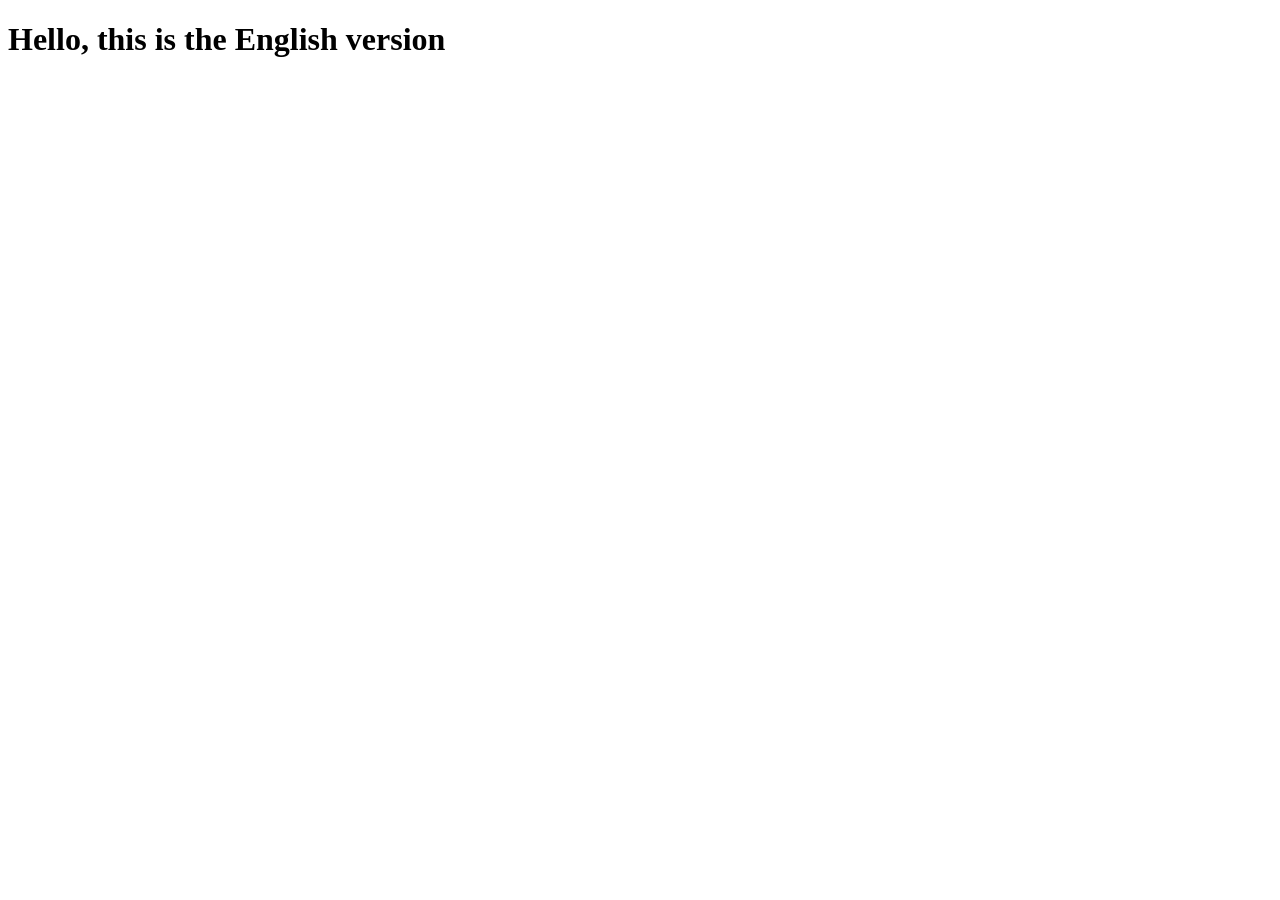
<file: en/index.html>
<!DOCTYPE html>
<html lang="en">
<head>
  <meta charset="UTF-8">
  <meta name="viewport" content="width=device-width, initial-scale=1.0">
  <title>My website in English</title>
</head>
<body>
  <h1>Hello, this is the English version</h1>
</body>
</html>
</file>
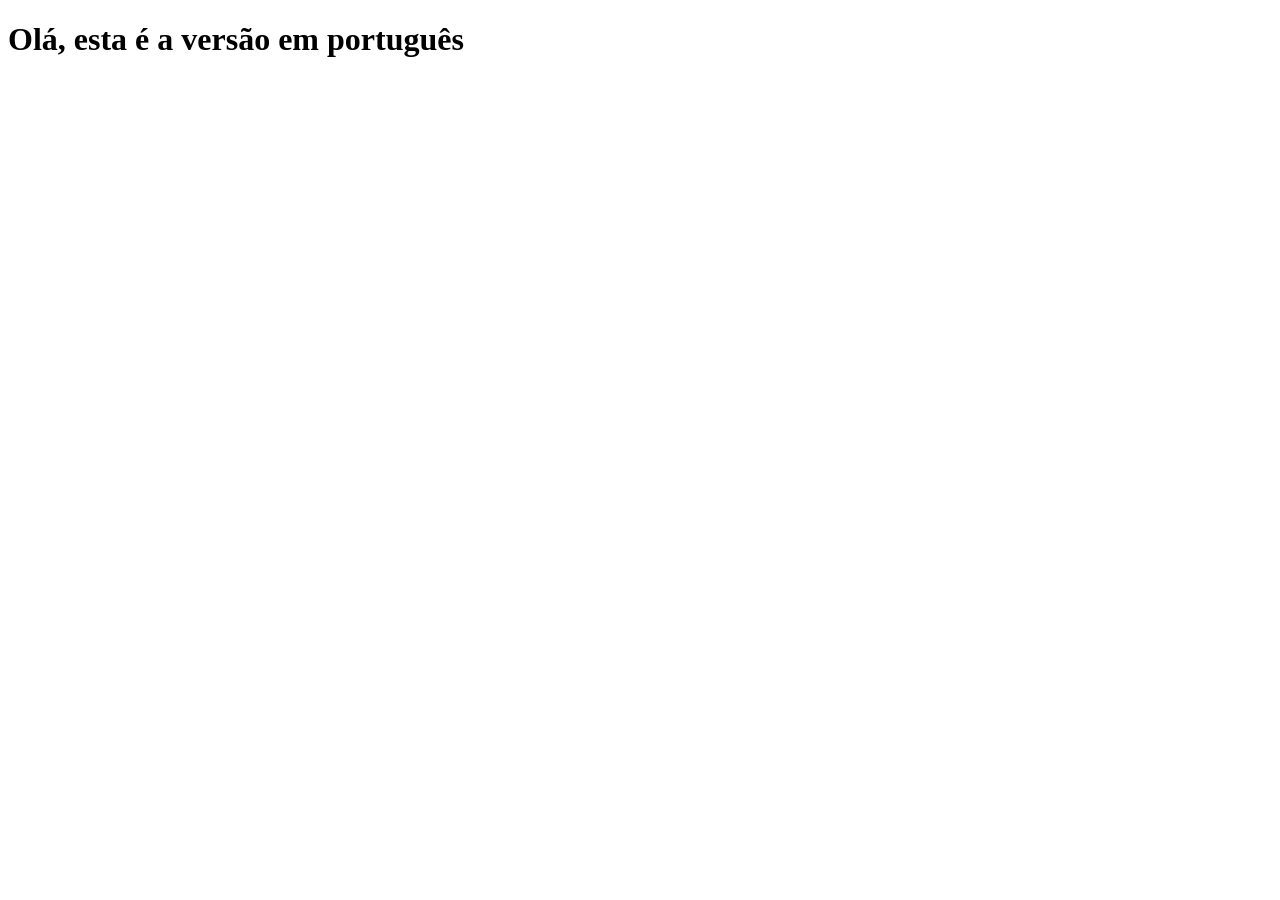
<file: pt/index.html>
<!DOCTYPE html>
<html lang="pt-BR">
<head>
  <meta charset="UTF-8">
  <meta name="viewport" content="width=device-width, initial-scale=1.0">
  <title>Meu site em português</title>
</head>
<body>
  <h1>Olá, esta é a versão em português</h1>
</body>
</html>
</file>
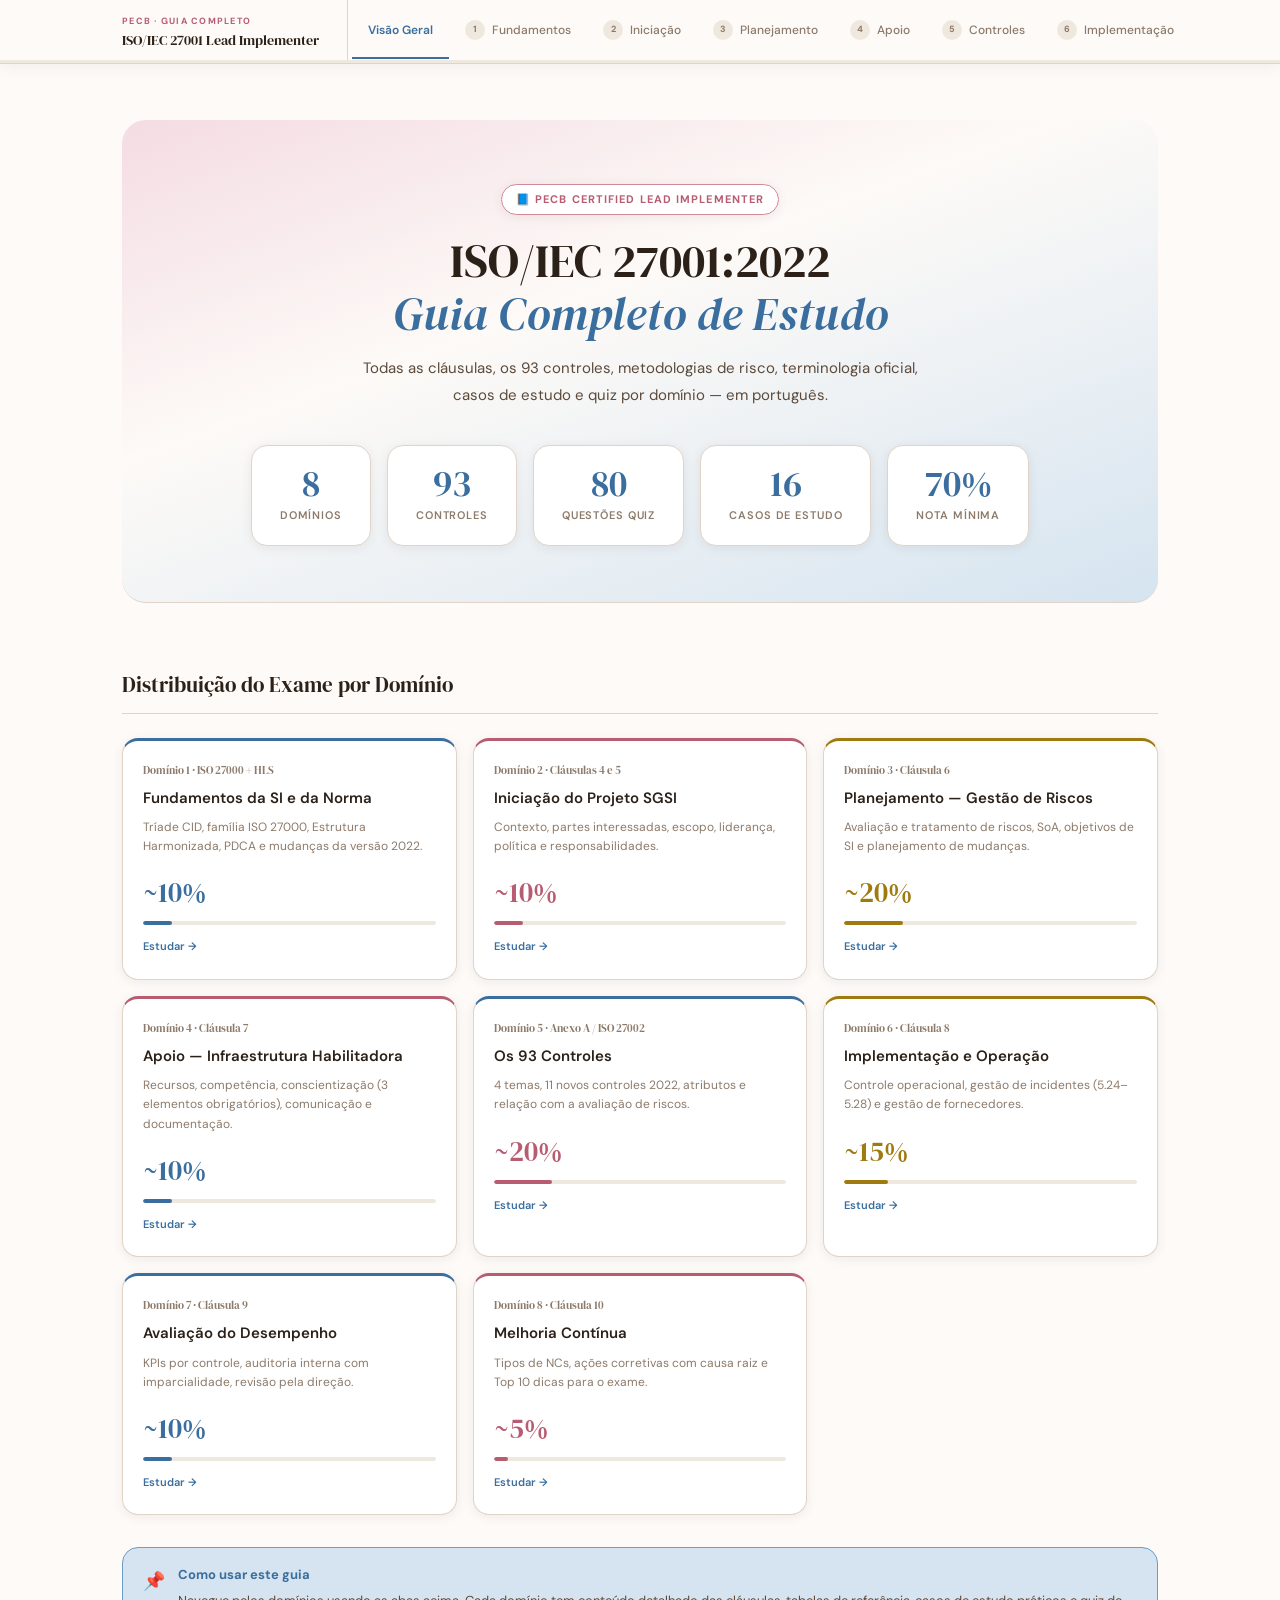
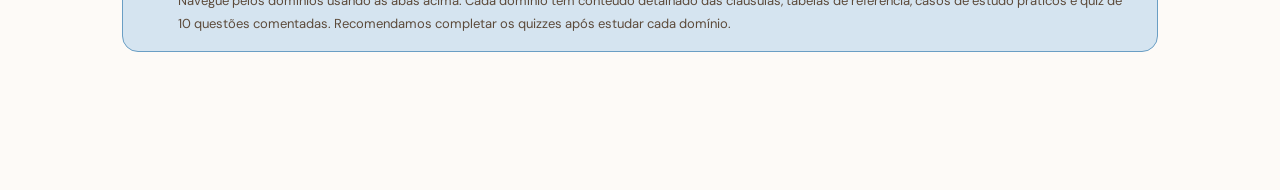
<file: iso27001-guide.html>
<!DOCTYPE html>
<html lang="pt-BR">
<head>
<meta charset="UTF-8">
<meta name="viewport" content="width=device-width, initial-scale=1.0">
<title>ISO/IEC 27001 Lead Implementer — Guia Completo PECB</title>
<link href="https://fonts.googleapis.com/css2?family=DM+Sans:ital,opsz,wght@0,9..40,300;0,9..40,400;0,9..40,500;0,9..40,600;0,9..40,700;1,9..40,400&family=DM+Serif+Display:ital@0;1&display=swap" rel="stylesheet">
<style>
:root{
  --rosa:#B85C72;--rosa-light:#F4DCE3;--rosa-mid:#D4899A;
  --azul:#3A6E9E;--azul-light:#D5E4F0;--azul-mid:#6A9EC4;
  --amarelo:#9E7A10;--amarelo-light:#F2E8C8;--amarelo-mid:#C9A84C;
  --verde:#2E7D52;--verde-light:#E8F5EE;--verde-mid:#7EC8A0;
  --fundo:#FDFAF7;--fundo2:#F7F2EC;--fundo3:#EFE8DF;
  --texto:#2C2118;--texto2:#5C4A3A;--texto3:#8C7A6A;
  --borda:#E0D4C8;--borda2:#CCC0B4;
  --sans:'DM Sans',sans-serif;--serif:'DM Serif Display',serif;
  --r:10px;--rl:16px;--rxl:24px;
  --sh:0 2px 12px rgba(44,33,24,.07);--sh-lg:0 8px 32px rgba(44,33,24,.10);
}
*{box-sizing:border-box;margin:0;padding:0}
html{scroll-behavior:smooth}
body{font-family:var(--sans);background:var(--fundo);color:var(--texto);line-height:1.75;font-size:15px}

/* ── TOP NAV ── */
#topnav{
  position:sticky;top:0;z-index:100;
  background:rgba(253,250,247,.96);
  backdrop-filter:blur(12px);
  border-bottom:1px solid var(--borda);
  box-shadow:0 2px 16px rgba(44,33,24,.06);
}
.nav-inner{
  max-width:1100px;margin:0 auto;
  display:flex;align-items:center;gap:0;
  padding:0 32px;
  overflow-x:auto;
  scrollbar-width:none;
}
.nav-inner::-webkit-scrollbar{display:none}
.nav-brand{
  display:flex;flex-direction:column;justify-content:center;
  padding:14px 28px 14px 0;
  border-right:1px solid var(--borda);
  margin-right:4px;flex-shrink:0;
}
.nav-brand .eye{font-size:9px;font-weight:700;letter-spacing:.14em;text-transform:uppercase;color:var(--rosa);margin-bottom:2px}
.nav-brand .title{font-family:var(--serif);font-size:14px;color:var(--texto);white-space:nowrap;line-height:1.2}
.nav-tabs{display:flex;align-items:stretch;gap:0;flex:1}
.nt{
  display:flex;align-items:center;gap:7px;
  padding:0 16px;height:56px;
  font-size:12px;font-weight:500;color:var(--texto3);
  text-decoration:none;white-space:nowrap;cursor:pointer;
  border-bottom:2px solid transparent;
  transition:all .15s;flex-shrink:0;
}
.nt:hover{color:var(--texto);background:var(--fundo2)}
.nt.active{color:var(--azul);border-bottom-color:var(--azul);font-weight:600}
.nt .nd{
  width:20px;height:20px;border-radius:50%;
  display:flex;align-items:center;justify-content:center;
  font-size:9px;font-weight:700;
  background:var(--fundo3);color:var(--texto3);flex-shrink:0;
}
.nt.active .nd{background:var(--azul);color:#fff}
.nav-prog{
  height:3px;background:var(--fundo3);
  position:absolute;bottom:0;left:0;right:0;
}
.nav-prog-fill{
  height:100%;background:linear-gradient(90deg,var(--rosa),var(--azul));
  transition:width .3s;
}

/* ── MAIN ── */
main{max-width:1100px;margin:0 auto;padding:48px 32px 120px}

/* ── HERO ── */
.hero{
  text-align:center;padding:64px 20px 56px;
  border-bottom:1px solid var(--borda);margin-bottom:64px;
  background:linear-gradient(160deg,var(--rosa-light) 0%,var(--fundo) 40%,var(--azul-light) 100%);
  border-radius:var(--rxl);margin-top:8px;
}
.hero-badge{display:inline-flex;align-items:center;gap:6px;background:#fff;color:var(--rosa);font-size:11px;font-weight:700;letter-spacing:.1em;text-transform:uppercase;padding:5px 14px;border-radius:100px;margin-bottom:20px;border:1px solid var(--rosa-mid);box-shadow:var(--sh)}
.hero h1{font-family:var(--serif);font-size:46px;font-weight:400;color:var(--texto);line-height:1.15;margin-bottom:14px}
.hero h1 em{font-style:italic;color:var(--azul)}
.hero p{font-size:15px;color:var(--texto2);max-width:560px;margin:0 auto;line-height:1.8}
.stats{display:flex;justify-content:center;gap:16px;flex-wrap:wrap;margin-top:36px}
.stat{background:#fff;border:1px solid var(--borda);border-radius:var(--rl);padding:20px 28px;text-align:center;box-shadow:var(--sh);min-width:120px}
.stat-n{font-family:var(--serif);font-size:36px;color:var(--azul);line-height:1}
.stat-l{font-size:11px;color:var(--texto3);text-transform:uppercase;letter-spacing:.08em;margin-top:4px;font-weight:600}

/* ── SECTION PANELS ── */
.panel{display:none}
.panel.active{display:block}

/* ── DOMAIN HEADER ── */
.d-header{display:flex;align-items:flex-start;gap:20px;margin-bottom:36px;padding-bottom:28px;border-bottom:2px solid var(--borda)}
.d-num{font-family:var(--serif);font-size:60px;color:var(--borda2);line-height:1;flex-shrink:0;margin-top:-6px;user-select:none}
.d-tag{display:inline-block;background:var(--azul-light);color:var(--azul);font-size:10px;font-weight:700;letter-spacing:.1em;text-transform:uppercase;padding:3px 10px;border-radius:100px;margin-bottom:8px}
.d-info h2{font-family:var(--serif);font-size:30px;font-weight:400;color:var(--texto);line-height:1.2}
.d-info p{font-size:13px;color:var(--texto3);margin-top:7px}

/* ── TYPOGRAPHY ── */
h3{font-family:var(--serif);font-size:21px;font-weight:400;color:var(--texto);margin:40px 0 13px;padding-bottom:9px;border-bottom:1px solid var(--borda)}
h4{font-family:var(--sans);font-size:14px;font-weight:600;color:var(--texto);margin:20px 0 8px}
h5{font-size:13px;font-weight:600;color:var(--texto2);margin:13px 0 5px}
p{color:var(--texto2);margin-bottom:13px;line-height:1.75}
strong{color:var(--texto);font-weight:600}
em.term{font-style:normal;font-weight:600;color:var(--azul)}

/* ── CALLOUT ── */
.callout{border-radius:var(--rl);padding:16px 20px;margin:18px 0;display:flex;gap:13px;border:1px solid transparent}
.callout-icon{font-size:18px;flex-shrink:0;margin-top:2px}
.callout b{font-size:13px;display:block;margin-bottom:3px}
.callout p{font-size:13px;margin:0}
.c-azul{background:var(--azul-light);border-color:var(--azul-mid)}.c-azul b{color:var(--azul)}
.c-rosa{background:var(--rosa-light);border-color:var(--rosa-mid)}.c-rosa b{color:var(--rosa)}
.c-amarelo{background:var(--amarelo-light);border-color:var(--amarelo-mid)}.c-amarelo b{color:var(--amarelo)}
.c-verde{background:var(--verde-light);border-color:var(--verde-mid)}.c-verde b{color:var(--verde)}

/* ── GRIDS ── */
.grid-2{display:grid;grid-template-columns:1fr 1fr;gap:14px;margin:16px 0}
.grid-3{display:grid;grid-template-columns:repeat(3,1fr);gap:14px;margin:16px 0}
.grid-4{display:grid;grid-template-columns:repeat(4,1fr);gap:12px;margin:16px 0}
.card{background:#fff;border:1px solid var(--borda);border-radius:var(--rl);padding:18px;box-shadow:var(--sh);transition:.2s}
.card:hover{box-shadow:var(--sh-lg);transform:translateY(-1px)}
.card-accent{height:3px;border-radius:3px;margin-bottom:12px}
.card h4{font-size:13px;margin:0 0 6px}
.card p{font-size:12px;color:var(--texto3);margin:0}

/* ── CLAUSE CARDS ── */
.cl-grid{display:grid;grid-template-columns:repeat(auto-fit,minmax(260px,1fr));gap:14px;margin:18px 0}
.cl-card{background:#fff;border:1px solid var(--borda);border-radius:var(--rl);padding:18px;box-shadow:var(--sh);transition:.2s}
.cl-card:hover{box-shadow:var(--sh-lg);transform:translateY(-1px)}
.cl-n{font-family:var(--serif);font-size:13px;color:var(--azul);margin-bottom:6px}
.cl-card h4{font-size:13px;margin:0 0 7px}
.cl-card p{font-size:12px;color:var(--texto3);margin:0 0 10px}

/* ── TABLE ── */
.tw{background:#fff;border:1px solid var(--borda);border-radius:var(--rl);overflow:hidden;margin:14px 0;box-shadow:var(--sh)}
table{width:100%;border-collapse:collapse;font-size:13px}
thead tr{background:var(--fundo2)}
th{text-align:left;padding:10px 14px;font-size:11px;font-weight:700;text-transform:uppercase;letter-spacing:.07em;color:var(--texto3);border-bottom:1px solid var(--borda)}
td{padding:10px 14px;color:var(--texto2);border-bottom:1px solid var(--fundo3);vertical-align:top}
tr:last-child td{border-bottom:none}
tr:hover td{background:var(--fundo2)}

/* ── STEPS ── */
.steps{margin:18px 0}
.step{display:flex;gap:14px;position:relative}
.step:not(:last-child)::after{content:'';position:absolute;left:16px;top:36px;width:2px;height:calc(100% - 14px);background:var(--borda2)}
.step-n{width:34px;height:34px;border-radius:50%;background:var(--azul);color:#fff;display:flex;align-items:center;justify-content:center;font-size:13px;font-weight:700;flex-shrink:0;font-family:var(--serif);z-index:1}
.step-body{padding:5px 0 22px}
.step-body h4{font-size:14px;margin:0 0 4px}
.step-body p{font-size:13px;color:var(--texto2);margin:0;line-height:1.65}
.step-body ul{padding-left:18px;margin-top:6px}
.step-body ul li{font-size:12px;color:var(--texto2);margin-bottom:4px}

/* ── HIGHLIGHT ── */
.hl{background:linear-gradient(135deg,var(--azul-light),var(--fundo2));border:1px solid var(--azul-mid);border-radius:var(--rl);padding:20px 24px;margin:18px 0}
.hl h4{color:var(--azul);margin-top:0}
.hl.rosa{background:linear-gradient(135deg,var(--rosa-light),var(--fundo2));border-color:var(--rosa-mid)}.hl.rosa h4{color:var(--rosa)}
.hl.amarelo{background:linear-gradient(135deg,var(--amarelo-light),var(--fundo2));border-color:var(--amarelo-mid)}.hl.amarelo h4{color:var(--amarelo)}

/* ── CASE STUDY ── */
.case{background:#fff;border:1px solid var(--borda);border-radius:var(--rxl);margin:26px 0;overflow:hidden;box-shadow:var(--sh-lg)}
.case-head{padding:16px 22px;background:linear-gradient(135deg,var(--rosa-light),var(--azul-light));border-bottom:1px solid var(--borda);display:flex;align-items:center;gap:10px}
.case-tag{background:var(--rosa);color:#fff;font-size:10px;font-weight:700;letter-spacing:.1em;text-transform:uppercase;padding:3px 9px;border-radius:100px;flex-shrink:0}
.case-head h4{font-family:var(--serif);font-size:16px;font-weight:400;color:var(--texto);margin:0}
.case-body{padding:22px}
.case-scenario{background:var(--fundo2);border-left:3px solid var(--azul);padding:12px 16px;border-radius:0 var(--r) var(--r) 0;margin-bottom:16px;font-size:13px;color:var(--texto2)}
.cs{display:flex;gap:10px;margin-bottom:10px;align-items:flex-start}
.cs-n{background:var(--azul-light);color:var(--azul);font-size:11px;font-weight:700;width:22px;height:22px;border-radius:50%;display:flex;align-items:center;justify-content:center;flex-shrink:0;margin-top:2px}
.cs p{font-size:13px;margin:0;color:var(--texto2);line-height:1.65}

/* ── DEFINITION BOX ── */
.def-box{border:1px solid var(--borda);border-radius:var(--r);padding:14px 18px;margin:10px 0;background:var(--fundo2)}
.def-term{font-weight:700;color:var(--azul);font-size:13px;margin-bottom:4px}
.def-text{font-size:13px;color:var(--texto2);margin:0}
.def-source{font-size:11px;color:var(--texto3);margin-top:4px;font-style:italic}

/* ── RISK MATRIX ── */
.rm{display:grid;grid-template-columns:44px repeat(5,1fr);gap:3px;margin:18px 0}
.rm-h{background:var(--fundo3);padding:7px 3px;font-size:10px;font-weight:600;text-align:center;color:var(--texto3);border-radius:4px}
.rm-c{height:42px;border-radius:4px;display:flex;align-items:center;justify-content:center;font-size:11px;font-weight:700}
.rm-l{display:flex;align-items:center;justify-content:center;font-size:10px;font-weight:600;color:var(--texto3)}
.rm-c.low{background:#A8D5A2;color:#1E5C1E}
.rm-c.med{background:#F2C96B;color:#5C3A00}
.rm-c.high{background:#F0906A;color:#5C1E00}
.rm-c.crit{background:#D06060;color:#fff}

/* ── TIMELINE ── */
.tl{margin:18px 0}
.tl-item{display:flex;gap:14px;position:relative}
.tl-item:not(:last-child)::after{content:'';position:absolute;left:18px;top:38px;width:2px;height:calc(100% - 16px);background:linear-gradient(var(--azul-mid),var(--borda))}
.tl-dot{width:38px;height:38px;border-radius:50%;border:2px solid var(--azul);background:var(--azul-light);display:flex;align-items:center;justify-content:center;font-size:13px;font-weight:700;color:var(--azul);flex-shrink:0;z-index:1;font-family:var(--serif)}
.tl-c{padding:5px 0 26px}
.tl-c h4{font-size:14px;margin:0 0 4px}
.tl-c p{font-size:13px;color:var(--texto2);margin:0;line-height:1.65}

/* ── TAGS ── */
.tag{display:inline-block;font-size:11px;font-weight:500;padding:2px 8px;border-radius:100px;margin:2px}
.t-azul{background:var(--azul-light);color:var(--azul)}
.t-rosa{background:var(--rosa-light);color:var(--rosa)}
.t-amarelo{background:var(--amarelo-light);color:var(--amarelo)}
.t-cinza{background:var(--fundo3);color:var(--texto3)}
.t-verde{background:var(--verde-light);color:var(--verde)}

/* ── LISTS ── */
ul.bl,ol.bl{padding-left:20px;margin:10px 0 14px}
ul.bl li,ol.bl li{color:var(--texto2);font-size:14px;margin-bottom:6px;line-height:1.7}
ul.bl li::marker{color:var(--azul)}

/* ── PILLARS ── */
.pillars{display:grid;grid-template-columns:repeat(3,1fr);gap:14px;margin:16px 0}
.pillar{background:#fff;border:1px solid var(--borda);border-radius:var(--rl);padding:20px 16px;text-align:center;box-shadow:var(--sh)}
.pillar-ico{font-size:26px;margin-bottom:9px}
.pillar h4{font-size:13px;color:var(--azul);margin:0 0 5px}
.pillar p{font-size:12px;color:var(--texto3);margin:0}

/* ── COMPARE ── */
.compare{display:grid;grid-template-columns:1fr 1fr;gap:14px;margin:16px 0}
.compare-box{border-radius:var(--rl);padding:18px;border:1px solid transparent}
.compare-box h4{font-size:13px;margin:0 0 10px}
.compare-box ul{padding-left:16px;list-style:none}
.compare-box ul li{font-size:12px;margin-bottom:5px;color:var(--texto2)}
.compare-box ul li::before{content:'→ ';font-weight:600}
.cb-azul{background:var(--azul-light);border-color:var(--azul-mid)}.cb-azul h4{color:var(--azul)}
.cb-rosa{background:var(--rosa-light);border-color:var(--rosa-mid)}.cb-rosa h4{color:var(--rosa)}

/* ── THEME CARDS ── */
.tc{border-radius:var(--rl);padding:20px;margin-bottom:12px;border:1px solid transparent}
.tc h4{font-size:15px;margin:0 0 7px}
.tc p{font-size:13px;margin:0}
.tc.org{background:var(--azul-light);border-color:var(--azul-mid)}.tc.org h4{color:var(--azul)}
.tc.peo{background:var(--rosa-light);border-color:var(--rosa-mid)}.tc.peo h4{color:var(--rosa)}
.tc.fis{background:var(--amarelo-light);border-color:var(--amarelo-mid)}.tc.fis h4{color:var(--amarelo)}
.tc.tec{background:var(--verde-light);border-color:var(--verde-mid)}.tc.tec h4{color:var(--verde)}

/* ── DIAGRAM ── */
.dw{background:var(--fundo2);border:1px solid var(--borda);border-radius:var(--rl);padding:24px;margin:22px 0;overflow-x:auto}
.dw svg{display:block;max-width:100%}
.dc{text-align:center;font-size:12px;color:var(--texto3);margin-top:10px;font-style:italic}

/* ── QUIZ ── */
.qwrap{background:#fff;border:1px solid var(--borda);border-radius:var(--rxl);padding:30px;margin-top:38px;box-shadow:var(--sh-lg)}
.q-head{display:flex;align-items:center;gap:12px;margin-bottom:22px}
.q-badge{background:linear-gradient(135deg,var(--rosa),var(--azul));color:#fff;width:38px;height:38px;border-radius:var(--r);display:flex;align-items:center;justify-content:center;font-size:17px;flex-shrink:0}
.q-head h3{font-family:var(--serif);font-size:19px;font-weight:400;margin:0;border:none;padding:0;color:var(--texto)}
.q-prog{height:5px;background:var(--fundo3);border-radius:5px;margin-bottom:26px;overflow:hidden}
.q-fill{height:100%;border-radius:5px;background:linear-gradient(90deg,var(--rosa),var(--azul));transition:width .4s}
.qb{margin-bottom:28px}
.q-n{display:inline-block;background:var(--azul-light);color:var(--azul);font-size:10px;font-weight:700;letter-spacing:.08em;padding:3px 9px;border-radius:100px;margin-bottom:7px}
.q-t{font-size:14px;font-weight:500;color:var(--texto);margin-bottom:12px;line-height:1.6}
.opts{display:flex;flex-direction:column;gap:8px;padding:0;list-style:none}
.ob{background:var(--fundo2);border:1.5px solid var(--borda);border-radius:var(--r);padding:11px 14px;font-size:13px;color:var(--texto2);cursor:pointer;text-align:left;font-family:var(--sans);display:flex;gap:9px;align-items:flex-start;transition:all .15s;width:100%}
.ob:hover:not(:disabled){border-color:var(--azul);background:var(--azul-light);color:var(--texto)}
.ol{font-family:var(--serif);font-size:13px;color:var(--texto3);min-width:17px;margin-top:1px;flex-shrink:0}
.ob.correct{background:var(--verde-light);border-color:var(--verde-mid);color:#1E5C3A}.ob.correct .ol{color:var(--verde)}
.ob.wrong{background:var(--rosa-light);border-color:var(--rosa-mid);color:#7A2038}.ob.wrong .ol{color:var(--rosa)}
.ob:disabled{cursor:default}
.exp{background:var(--fundo2);border-left:3px solid var(--verde-mid);padding:11px 14px;border-radius:0 var(--r) var(--r) 0;margin-top:9px;font-size:12px;color:var(--texto2);display:none}
.exp.show{display:block}
.exp strong{color:var(--verde)}
.score-box{background:linear-gradient(135deg,var(--fundo2),var(--azul-light));border:1px solid var(--borda);border-radius:var(--rl);padding:26px;text-align:center;margin-top:22px;display:none}
.score-n{font-family:var(--serif);font-size:54px;color:var(--azul);line-height:1;margin-bottom:5px}
.score-l{font-size:13px;color:var(--texto3)}
.btn-r{background:var(--azul);color:#fff;border:none;border-radius:var(--r);padding:10px 22px;font-size:13px;font-weight:600;cursor:pointer;font-family:var(--sans);margin-top:16px;transition:background .15s}
.btn-r:hover{background:#2E5A82}

code{font-family:monospace;font-size:12px;background:var(--fundo3);padding:1px 5px;border-radius:4px;color:var(--azul);border:1px solid var(--borda)}

/* ── OVERVIEW DOMAIN CARDS ── */
.ov-grid{display:grid;grid-template-columns:repeat(auto-fit,minmax(300px,1fr));gap:16px;margin:24px 0}
.ov-card{background:#fff;border:1px solid var(--borda);border-radius:var(--rl);padding:20px;box-shadow:var(--sh);cursor:pointer;transition:.2s;border-top:3px solid var(--azul)}
.ov-card:hover{box-shadow:var(--sh-lg);transform:translateY(-2px)}
.ov-card:nth-child(2n){border-top-color:var(--rosa)}
.ov-card:nth-child(3n){border-top-color:var(--amarelo)}
.ov-num{font-family:var(--serif);font-size:11px;color:var(--texto3);margin-bottom:5px}
.ov-card h4{font-size:15px;color:var(--texto);margin:0 0 7px}
.ov-card p{font-size:12px;color:var(--texto3);margin:0 0 12px;line-height:1.6}
.ov-pct{font-family:var(--serif);font-size:28px;color:var(--azul);margin-bottom:4px}
.ov-bar{height:4px;background:var(--fundo3);border-radius:4px;overflow:hidden}
.ov-bar-f{height:100%;border-radius:4px;background:linear-gradient(90deg,var(--azul),var(--azul-mid))}
.ov-btn{display:inline-flex;align-items:center;gap:5px;font-size:11px;font-weight:600;color:var(--azul);margin-top:12px}

/* ── DIVIDER ── */
.div{height:1px;margin:52px 0;background:linear-gradient(90deg,var(--rosa),var(--azul),transparent);opacity:.25}

@media(max-width:900px){
  .grid-2,.grid-3,.grid-4,.pillars,.compare{grid-template-columns:1fr}
  .ov-grid{grid-template-columns:1fr}
  main{padding:24px 16px 80px}
  .hero h1{font-size:32px}
  .nav-inner{padding:0 12px}
}
@media print{#topnav{display:none}main{padding-top:20px}}
</style>
</head>
<body>

<!-- ══ TOP NAV ══ -->
<div id="topnav">
  <div style="position:relative">
    <div class="nav-inner">
      <div class="nav-brand">
        <div class="eye">PECB · Guia Completo</div>
        <div class="title">ISO/IEC 27001 Lead Implementer</div>
      </div>
      <div class="nav-tabs">
        <a class="nt active" onclick="goTab('ov')" href="#">Visão Geral</a>
        <a class="nt" onclick="goTab('d1')" href="#"><div class="nd">1</div>Fundamentos</a>
        <a class="nt" onclick="goTab('d2')" href="#"><div class="nd">2</div>Iniciação</a>
        <a class="nt" onclick="goTab('d3')" href="#"><div class="nd">3</div>Planejamento</a>
        <a class="nt" onclick="goTab('d4')" href="#"><div class="nd">4</div>Apoio</a>
        <a class="nt" onclick="goTab('d5')" href="#"><div class="nd">5</div>Controles</a>
        <a class="nt" onclick="goTab('d6')" href="#"><div class="nd">6</div>Implementação</a>
        <a class="nt" onclick="goTab('d7')" href="#"><div class="nd">7</div>Avaliação</a>
        <a class="nt" onclick="goTab('d8')" href="#"><div class="nd">8</div>Melhoria</a>
      </div>
    </div>
    <div class="nav-prog"><div class="nav-prog-fill" id="read-progress" style="width:0%"></div></div>
  </div>
</div>

<main>

<!-- ══ OVERVIEW ══ -->
<div class="panel active" id="panel-ov">
  <div class="hero">
    <div class="hero-badge">📘 PECB Certified Lead Implementer</div>
    <h1>ISO/IEC 27001:2022<br><em>Guia Completo de Estudo</em></h1>
    <p>Todas as cláusulas, os 93 controles, metodologias de risco, terminologia oficial, casos de estudo e quiz por domínio — em português.</p>
    <div class="stats">
      <div class="stat"><div class="stat-n">8</div><div class="stat-l">Domínios</div></div>
      <div class="stat"><div class="stat-n">93</div><div class="stat-l">Controles</div></div>
      <div class="stat"><div class="stat-n">80</div><div class="stat-l">Questões Quiz</div></div>
      <div class="stat"><div class="stat-n">16</div><div class="stat-l">Casos de Estudo</div></div>
      <div class="stat"><div class="stat-n">70%</div><div class="stat-l">Nota mínima</div></div>
    </div>
  </div>

  <h3>Distribuição do Exame por Domínio</h3>
  <div class="ov-grid">
    <div class="ov-card" onclick="goTab('d1')">
      <div class="ov-num">Domínio 1 · ISO 27000 + HLS</div>
      <h4>Fundamentos da SI e da Norma</h4>
      <p>Tríade CID, família ISO 27000, Estrutura Harmonizada, PDCA e mudanças da versão 2022.</p>
      <div class="ov-pct" style="color:var(--azul)">~10%</div>
      <div class="ov-bar"><div class="ov-bar-f" style="width:10%;background:var(--azul)"></div></div>
      <div class="ov-btn">Estudar →</div>
    </div>
    <div class="ov-card" onclick="goTab('d2')">
      <div class="ov-num">Domínio 2 · Cláusulas 4 e 5</div>
      <h4>Iniciação do Projeto SGSI</h4>
      <p>Contexto, partes interessadas, escopo, liderança, política e responsabilidades.</p>
      <div class="ov-pct" style="color:var(--rosa)">~10%</div>
      <div class="ov-bar"><div class="ov-bar-f" style="width:10%;background:var(--rosa)"></div></div>
      <div class="ov-btn">Estudar →</div>
    </div>
    <div class="ov-card" onclick="goTab('d3')">
      <div class="ov-num">Domínio 3 · Cláusula 6</div>
      <h4>Planejamento — Gestão de Riscos</h4>
      <p>Avaliação e tratamento de riscos, SoA, objetivos de SI e planejamento de mudanças.</p>
      <div class="ov-pct" style="color:var(--amarelo)">~20%</div>
      <div class="ov-bar"><div class="ov-bar-f" style="width:20%;background:var(--amarelo)"></div></div>
      <div class="ov-btn">Estudar →</div>
    </div>
    <div class="ov-card" onclick="goTab('d4')">
      <div class="ov-num">Domínio 4 · Cláusula 7</div>
      <h4>Apoio — Infraestrutura Habilitadora</h4>
      <p>Recursos, competência, conscientização (3 elementos obrigatórios), comunicação e documentação.</p>
      <div class="ov-pct" style="color:var(--azul)">~10%</div>
      <div class="ov-bar"><div class="ov-bar-f" style="width:10%;background:var(--azul)"></div></div>
      <div class="ov-btn">Estudar →</div>
    </div>
    <div class="ov-card" onclick="goTab('d5')">
      <div class="ov-num">Domínio 5 · Anexo A / ISO 27002</div>
      <h4>Os 93 Controles</h4>
      <p>4 temas, 11 novos controles 2022, atributos e relação com a avaliação de riscos.</p>
      <div class="ov-pct" style="color:var(--rosa)">~20%</div>
      <div class="ov-bar"><div class="ov-bar-f" style="width:20%;background:var(--rosa)"></div></div>
      <div class="ov-btn">Estudar →</div>
    </div>
    <div class="ov-card" onclick="goTab('d6')">
      <div class="ov-num">Domínio 6 · Cláusula 8</div>
      <h4>Implementação e Operação</h4>
      <p>Controle operacional, gestão de incidentes (5.24–5.28) e gestão de fornecedores.</p>
      <div class="ov-pct" style="color:var(--amarelo)">~15%</div>
      <div class="ov-bar"><div class="ov-bar-f" style="width:15%;background:var(--amarelo)"></div></div>
      <div class="ov-btn">Estudar →</div>
    </div>
    <div class="ov-card" onclick="goTab('d7')">
      <div class="ov-num">Domínio 7 · Cláusula 9</div>
      <h4>Avaliação do Desempenho</h4>
      <p>KPIs por controle, auditoria interna com imparcialidade, revisão pela direção.</p>
      <div class="ov-pct" style="color:var(--azul)">~10%</div>
      <div class="ov-bar"><div class="ov-bar-f" style="width:10%;background:var(--azul)"></div></div>
      <div class="ov-btn">Estudar →</div>
    </div>
    <div class="ov-card" onclick="goTab('d8')">
      <div class="ov-num">Domínio 8 · Cláusula 10</div>
      <h4>Melhoria Contínua</h4>
      <p>Tipos de NCs, ações corretivas com causa raiz e Top 10 dicas para o exame.</p>
      <div class="ov-pct" style="color:var(--rosa)">~5%</div>
      <div class="ov-bar"><div class="ov-bar-f" style="width:5%;background:var(--rosa)"></div></div>
      <div class="ov-btn">Estudar →</div>
    </div>
  </div>

  <div class="callout c-azul" style="margin-top:32px">
    <div class="callout-icon">📌</div>
    <div>
      <b>Como usar este guia</b>
      <p>Navegue pelos domínios usando as abas acima. Cada domínio tem conteúdo detalhado das cláusulas, tabelas de referência, casos de estudo práticos e quiz de 10 questões comentadas. Recomendamos completar os quizzes após estudar cada domínio.</p>
    </div>
  </div>
</div>

<div class="panel" id="panel-d1">
<section class="domain" id="d1">
  <div class="d-header">
    <div class="d-num">01</div>
    <div class="d-info">
      <div class="d-tag">Domínio 1</div>
      <h2>Fundamentos da Segurança da Informação e da Norma ISO 27001</h2>
      <p>Conceitos essenciais, família ISO 27000, estrutura HLS, ciclo PDCA e mudanças da versão 2022</p>
    </div>
  </div>

  <!-- 1.1 CID -->
  <h3 id="d1-cid">1.1 — A Tríade CID: Pilar de Todo o SGSI</h3>
  <p>A ISO/IEC 27000 define <em class="term">segurança da informação</em> como a preservação da confidencialidade, integridade e disponibilidade da informação. Essa tríade — conhecida como <strong>CID</strong> (ou CIA em inglês) — é o fundamento filosófico de cada controle, cada risco e cada decisão dentro de um SGSI.</p>

  <div class="pillars">
    <div class="pillar">
      <div class="pillar-ico">🔒</div>
      <h4>Confidencialidade</h4>
      <p>A informação é acessível <strong>somente</strong> a pessoas, entidades e processos autorizados. Violação: credenciais de clientes expostas em repositório público.</p>
    </div>
    <div class="pillar">
      <div class="pillar-ico">✅</div>
      <h4>Integridade</h4>
      <p>Salvaguardar a <strong>exatidão e completude</strong> da informação e seus métodos de processamento. Violação: ransomware que criptografa arquivos de produção.</p>
    </div>
    <div class="pillar">
      <div class="pillar-ico">⚡</div>
      <h4>Disponibilidade</h4>
      <p>Garantir que informação e sistemas estejam <strong>acessíveis quando necessários</strong>. Violação: ataque DDoS que derruba o e-commerce no pico de vendas.</p>
    </div>
  </div>

  <div class="hl">
    <h4>📚 Propriedades adicionais reconhecidas pela ISO 27000</h4>
    <p>A norma reconhece outras propriedades além da CID, importantes para o exame:</p>
    <div class="grid-2" style="margin-top:10px">
      <div>
        <div class="def-box"><div class="def-term">Autenticidade</div><div class="def-text">Propriedade que garante que uma entidade (pessoa, processo, sistema) é exatamente o que afirma ser. Mecanismos: certificados digitais X.509, MFA, assinaturas eletrônicas.</div></div>
        <div class="def-box"><div class="def-term">Não-Repúdio (Irretratabilidade)</div><div class="def-text">Capacidade de provar a ocorrência de um evento ou ação e suas origens, de forma que o autor não possa negar sua participação. Mecanismos: assinatura digital, logs com timestamp auditável.</div></div>
      </div>
      <div>
        <div class="def-box"><div class="def-term">Confiabilidade</div><div class="def-text">Propriedade de comportamento e resultados consistentes e previsíveis. Um sistema confiável opera conforme especificado, sem desvios não autorizados.</div></div>
        <div class="def-box"><div class="def-term">Privacidade</div><div class="def-text">Controle do indivíduo sobre suas informações pessoais. Diretamente relacionado à LGPD/GDPR. Dados de saúde, biométricos e financeiros têm proteção reforçada.</div></div>
      </div>
    </div>
  </div>

  <h4>Como a CID orienta decisões práticas?</h4>
  <p>Ao avaliar um risco ou selecionar um controle, o profissional de SI deve perguntar: <em>"Qual propriedade da CID está ameaçada?"</em>. Essa pergunta direciona a resposta correta:</p>
  <div class="tw"><table>
    <thead><tr><th>Cenário</th><th>Propriedade violada</th><th>Controle mais adequado</th></tr></thead>
    <tbody>
      <tr><td>Funcionário desligado continua tendo acesso ao sistema</td><td><span class="tag t-azul">Confidencialidade</span></td><td>Controle 6.5 (responsabilidades pós-desligamento) + 8.2 (acesso privilegiado)</td></tr>
      <tr><td>Atacante altera registros contábeis sem ser detectado</td><td><span class="tag t-rosa">Integridade</span></td><td>Controle 8.17 (sincronização de relógios), 8.15 (logs), controle de acesso granular</td></tr>
      <tr><td>Sistema de home banking indisponível por 6 horas</td><td><span class="tag t-amarelo">Disponibilidade</span></td><td>Controle 5.30 (continuidade de TIC), 8.6 (gestão de capacidade), 8.14 (redundância)</td></tr>
      <tr><td>Phishing usa identidade visual do banco para enganar clientes</td><td><span class="tag t-verde">Autenticidade</span></td><td>Controle 8.5 (autenticação segura), 5.7 (threat intelligence), 8.23 (filtragem web)</td></tr>
      <tr><td>Usuário nega ter enviado transferência fraudulenta</td><td><span class="tag t-cinza">Não-repúdio</span></td><td>Controle 8.15 (logging), 8.17 (timestamp), assinatura digital em transações</td></tr>
    </tbody>
  </table></div>

  <!-- 1.2 FAMÍLIA -->
  <h3 id="d1-familia">1.2 — A Família ISO/IEC 27000: Normas Complementares</h3>
  <p>A ISO 27001 não existe de forma isolada. Ela é o núcleo certificável de uma família de normas que cobrem aspectos específicos da segurança da informação. Entender o papel de cada norma é frequentemente testado no exame.</p>

  <div class="tw"><table>
    <thead><tr><th>Norma</th><th>O que cobre</th><th>Papel prático no SGSI</th></tr></thead>
    <tbody>
      <tr><td><code>ISO/IEC 27000</code></td><td>Vocabulário e visão geral de toda a família</td><td><b>Referência normativa</b> da ISO 27001 — única referência citada na cláusula 2. Leitura obrigatória para o exame.</td></tr>
      <tr><td><code>ISO/IEC 27001</code></td><td>Requisitos do SGSI — a norma certificável</td><td>Define o "o quê fazer". Usa "shall" para requisitos obrigatórios e "should" para recomendações.</td></tr>
      <tr><td><code>ISO/IEC 27002</code></td><td>Guia de implementação dos controles do Anexo A</td><td>Define o "como fazer" cada controle. Referência para preencher a SoA e implementar controles.</td></tr>
      <tr><td><code>ISO/IEC 27003</code></td><td>Orientações de implementação do SGSI</td><td>Guia prático para estruturar o projeto de implementação — útil para o Lead Implementer.</td></tr>
      <tr><td><code>ISO/IEC 27004</code></td><td>Monitoramento, medição, análise e avaliação</td><td>Suporte técnico à cláusula 9.1 — como definir e calcular métricas de SI.</td></tr>
      <tr><td><code>ISO/IEC 27005</code></td><td>Gestão de riscos de segurança da informação</td><td>Suporte técnico às cláusulas 6.1 e 8.2/8.3 — metodologias de avaliação e tratamento de riscos.</td></tr>
      <tr><td><code>ISO/IEC 27007</code></td><td>Diretrizes para auditoria de SGSI</td><td>Base técnica para auditorias internas (cláusula 9.2). Usada por Lead Auditors.</td></tr>
      <tr><td><code>ISO/IEC 27017</code></td><td>Controles de segurança para serviços em nuvem</td><td>Extensão para cloud — complementa o controle 5.23 do Anexo A.</td></tr>
      <tr><td><code>ISO/IEC 27018</code></td><td>Proteção de PII em nuvem pública</td><td>Alinhamento com LGPD/GDPR para dados pessoais processados em cloud.</td></tr>
      <tr><td><code>ISO/IEC 27035</code></td><td>Gestão de incidentes de segurança</td><td>Aprofundamento técnico para os controles 5.24–5.28 do Anexo A.</td></tr>
    </tbody>
  </table></div>

  <div class="callout c-amarelo">
    <div class="callout-icon">⚠️</div>
    <div>
      <b>Pegadinha clássica no exame sobre "shall" vs "should"</b>
      <p>A ISO 27001 usa <strong>"shall"</strong> (deve — obrigatório) para requisitos de conformidade e <strong>"should"</strong> (deveria — recomendação) para boas práticas. A ISO 27002, como guia, usa predominantemente "should". No exame: quando uma questão menciona que algo é "exigido pela norma", busque cláusulas com "shall".</p>
    </div>
  </div>

  <!-- 1.3 ESTRUTURA -->
  <h3 id="d1-estrutura">1.3 — Estrutura de Alto Nível (HLS) e as 10 Cláusulas</h3>
  <p>A ISO 27001:2022 segue a <em class="term">Estrutura Harmonizada (HLS)</em> — anteriormente chamada de Anexo SL — compartilhada com ISO 9001, ISO 14001, ISO 22301 e outras normas de sistemas de gestão. Isso permite que organizações integrem múltiplos sistemas sem duplicar esforços.</p>

  <div class="callout c-azul">
    <div class="callout-icon">📐</div>
    <div>
      <b>Por que a HLS importa para o Lead Implementer?</b>
      <p>Organizações que já têm ISO 9001 (qualidade) ou ISO 14001 (ambiental) podem integrar o SGSI usando a mesma estrutura de documentação, revisão pela direção e auditoria interna — reduzindo significativamente o custo e o esforço de implementação. O exame pode apresentar cenários de integração de sistemas de gestão.</p>
    </div>
  </div>

  <div class="cl-grid">
    <div class="cl-card">
      <div class="cl-n">Cláusula 1 — Escopo</div>
      <h4>O que a norma cobre</h4>
      <p>Especifica requisitos para estabelecer, implementar, manter e melhorar continuamente um SGSI no contexto da organização. Aplicável a <strong>qualquer organização</strong>, independentemente de tipo, tamanho ou natureza.</p>
    </div>
    <div class="cl-card">
      <div class="cl-n">Cláusula 2 — Referências Normativas</div>
      <h4>ISO/IEC 27000 como único referencial</h4>
      <p>A ISO 27000 é a <strong>única referência normativa</strong> da ISO 27001 — o vocabulário oficial. Em caso de dúvida sobre um termo durante o exame ou uma implementação, a fonte oficial é a ISO 27000.</p>
    </div>
    <div class="cl-card">
      <div class="cl-n">Cláusula 3 — Termos e Definições</div>
      <h4>Remissão à ISO 27000</h4>
      <p>Não define termos diretamente — remete à ISO 27000. O exame explora diferenças sutis entre: <em>ameaça × vulnerabilidade × risco</em>, <em>evento × incidente</em>, <em>controle × medida × processo</em>.</p>
    </div>
    <div class="cl-card">
      <div class="cl-n">Cláusula 4 — Contexto da Organização <span class="tag t-azul">PLAN</span></div>
      <h4>Ponto de partida do SGSI</h4>
      <p>4.1 questões internas/externas → 4.2 partes interessadas → 4.3 escopo → 4.4 SGSI e seus processos. Sem contexto correto, todo o SGSI será inadequado à realidade da organização.</p>
    </div>
    <div class="cl-card">
      <div class="cl-n">Cláusula 5 — Liderança <span class="tag t-azul">PLAN</span></div>
      <h4>Comprometimento inegociável</h4>
      <p>5.1 comprometimento da alta direção → 5.2 política de SI → 5.3 papéis e responsabilidades. A liderança não pode ser delegada. A alta direção tem responsabilidades concretas — não apenas "apoiar".</p>
    </div>
    <div class="cl-card">
      <div class="cl-n">Cláusula 6 — Planejamento <span class="tag t-azul">PLAN</span></div>
      <h4>Gestão de riscos e objetivos</h4>
      <p>6.1 ações para riscos e oportunidades → 6.1.2 avaliação de riscos → 6.1.3 tratamento e SoA → 6.2 objetivos → <strong>6.3 planejamento de mudanças</strong> (NOVO em 2022). O coração técnico do SGSI.</p>
    </div>
    <div class="cl-card">
      <div class="cl-n">Cláusula 7 — Apoio <span class="tag t-azul">PLAN</span></div>
      <h4>Infraestrutura habilitadora</h4>
      <p>7.1 recursos → 7.2 competência → 7.3 conscientização → 7.4 comunicação → 7.5 informação documentada. O SGSI não funciona sem pessoas, conhecimento e documentação adequados.</p>
    </div>
    <div class="cl-card">
      <div class="cl-n">Cláusula 8 — Operação <span class="tag t-rosa">DO</span></div>
      <h4>O "Fazer" do PDCA</h4>
      <p>8.1 planejamento e controle operacional → 8.2 execução da avaliação de riscos → 8.3 execução do tratamento de riscos. É onde os planos se tornam realidade e os controles funcionam no dia a dia.</p>
    </div>
    <div class="cl-card">
      <div class="cl-n">Cláusula 9 — Avaliação do Desempenho <span class="tag t-amarelo">CHECK</span></div>
      <h4>O "Verificar" do PDCA</h4>
      <p>9.1 monitoramento e medição → 9.2 auditoria interna → 9.3 revisão pela direção. Sem medição sistemática, não há como saber se o SGSI está atingindo seus objetivos.</p>
    </div>
    <div class="cl-card">
      <div class="cl-n">Cláusula 10 — Melhoria <span class="tag t-verde">ACT</span></div>
      <h4>O "Agir" do PDCA</h4>
      <p>10.1 não conformidades e ações corretivas → 10.2 melhoria contínua. O SGSI é um organismo vivo — deve evoluir continuamente em resposta ao contexto, incidentes e oportunidades.</p>
    </div>
  </div>

  <!-- 1.4 PDCA -->
  <h3 id="d1-pdca">1.4 — O Ciclo PDCA Aplicado ao SGSI</h3>
  <p>O PDCA (Plan-Do-Check-Act), também chamado de Ciclo de Deming, é o modelo de melhoria contínua que dá vida ao SGSI. Compreender o mapeamento cláusula → fase PDCA é uma fonte consistente de questões no exame.</p>

  <div class="dw">
    <svg width="100%" viewBox="0 0 740 340" role="img">
      <defs>
        <marker id="arr" viewBox="0 0 10 10" refX="8" refY="5" markerWidth="5" markerHeight="5" orient="auto">
          <path d="M2 2L8 5L2 8" fill="none" stroke="context-stroke" stroke-width="1.5" stroke-linecap="round" stroke-linejoin="round"/>
        </marker>
      </defs>
      <!-- center -->
      <circle cx="370" cy="170" r="65" fill="#fff" stroke="#E0D4C8" stroke-width="1.5"/>
      <text x="370" y="163" text-anchor="middle" font-family="DM Serif Display" font-size="15" fill="#3A6E9E">SGSI</text>
      <text x="370" y="181" text-anchor="middle" font-family="DM Sans" font-size="10" fill="#8C7A6A">Melhoria Contínua</text>
      <!-- PLAN top -->
      <path d="M370 105 A70 70 0 0 1 440 170" fill="none" stroke="#3A6E9E" stroke-width="2.5" marker-end="url(#arr)"/>
      <rect x="210" y="10" width="320" height="76" rx="10" fill="#D5E4F0" stroke="#6A9EC4"/>
      <text x="370" y="36" text-anchor="middle" font-family="DM Serif Display" font-size="14" fill="#3A6E9E">PLAN — Planejar</text>
      <text x="370" y="53" text-anchor="middle" font-family="DM Sans" font-size="11" fill="#2C5A7A">Cláusulas 4 · 5 · 6 · 7</text>
      <text x="370" y="70" text-anchor="middle" font-family="DM Sans" font-size="10" fill="#5C84A0">Contexto · Liderança · Riscos · Apoio</text>
      <!-- DO right -->
      <path d="M440 170 A70 70 0 0 1 370 235" fill="none" stroke="#B85C72" stroke-width="2.5" marker-end="url(#arr)"/>
      <rect x="508" y="130" width="200" height="76" rx="10" fill="#F4DCE3" stroke="#D4899A"/>
      <text x="608" y="156" text-anchor="middle" font-family="DM Serif Display" font-size="14" fill="#B85C72">DO — Fazer</text>
      <text x="608" y="173" text-anchor="middle" font-family="DM Sans" font-size="11" fill="#7A2038">Cláusula 8</text>
      <text x="608" y="191" text-anchor="middle" font-family="DM Sans" font-size="10" fill="#A05065">Operação do SGSI</text>
      <!-- CHECK bottom -->
      <path d="M370 235 A70 70 0 0 1 300 170" fill="none" stroke="#9E7A10" stroke-width="2.5" marker-end="url(#arr)"/>
      <rect x="210" y="256" width="320" height="76" rx="10" fill="#F2E8C8" stroke="#C9A84C"/>
      <text x="370" y="282" text-anchor="middle" font-family="DM Serif Display" font-size="14" fill="#9E7A10">CHECK — Verificar</text>
      <text x="370" y="299" text-anchor="middle" font-family="DM Sans" font-size="11" fill="#6A4E00">Cláusula 9</text>
      <text x="370" y="317" text-anchor="middle" font-family="DM Sans" font-size="10" fill="#9E7A10">Monitoramento · Auditoria · Revisão</text>
      <!-- ACT left -->
      <path d="M300 170 A70 70 0 0 1 370 105" fill="none" stroke="#2E7D52" stroke-width="2.5" marker-end="url(#arr)"/>
      <rect x="32" y="130" width="200" height="76" rx="10" fill="#E8F5EE" stroke="#7EC8A0"/>
      <text x="132" y="156" text-anchor="middle" font-family="DM Serif Display" font-size="14" fill="#2E7D52">ACT — Agir</text>
      <text x="132" y="173" text-anchor="middle" font-family="DM Sans" font-size="11" fill="#1A5C3A">Cláusula 10</text>
      <text x="132" y="191" text-anchor="middle" font-family="DM Sans" font-size="10" fill="#3A8C62">NCs · Ações corretivas · Melhoria</text>
    </svg>
    <div class="dc">O PDCA é a espinha dorsal da ISO 27001 — cada fase mapeia diretamente para cláusulas da norma</div>
  </div>

  <div class="compare">
    <div class="compare-box cb-azul">
      <h4>O que acontece em PLAN (Cls. 4–7)?</h4>
      <ul>
        <li>Entender o contexto e as partes interessadas</li>
        <li>Definir o escopo do SGSI</li>
        <li>Obter comprometimento da liderança</li>
        <li>Identificar, analisar e avaliar riscos</li>
        <li>Selecionar controles e elaborar a SoA</li>
        <li>Definir objetivos mensuráveis de SI</li>
        <li>Garantir competência e conscientização</li>
      </ul>
    </div>
    <div class="compare-box cb-rosa">
      <h4>O que acontece em DO, CHECK e ACT?</h4>
      <ul>
        <li><b>DO (Cl. 8):</b> Implementar controles, executar planos de tratamento, gerir incidentes e fornecedores</li>
        <li><b>CHECK (Cl. 9):</b> Medir eficácia dos controles, auditar internamente, fazer revisão pela direção</li>
        <li><b>ACT (Cl. 10):</b> Corrigir não conformidades, eliminar causas raiz, melhorar continuamente</li>
      </ul>
    </div>
  </div>

  <!-- 1.5 MUDANÇAS 2022 -->
  <h3 id="d1-2022">1.5 — Mudanças ISO 27001:2013 → 2022</h3>
  <p>A versão 2022 trouxe as mais significativas mudanças desde a publicação da norma. Questões sobre diferenças entre versões são frequentes no exame PECB.</p>

  <div class="tw"><table>
    <thead><tr><th>Aspecto</th><th>Versão 2013</th><th>Versão 2022</th><th>Impacto prático</th></tr></thead>
    <tbody>
      <tr><td><b>Controles totais</b></td><td>114 controles em 14 domínios</td><td>93 controles em 4 temas</td><td>Redução por consolidação — sem perda de cobertura</td></tr>
      <tr><td><b>Novos controles</b></td><td>—</td><td>11 controles totalmente novos</td><td>Cobrem lacunas em cloud, DLP, threat intelligence etc.</td></tr>
      <tr><td><b>Controles fundidos</b></td><td>Duplicidades entre domínios</td><td>24 controles mesclados (eliminadas redundâncias)</td><td>SoA mais simples e coerente</td></tr>
      <tr><td><b>Cláusula 6.3</b></td><td>Não existia</td><td>Planejamento de mudanças ao SGSI</td><td>Mudanças como fusões/migração cloud devem ser planejadas</td></tr>
      <tr><td><b>Atributos dos controles</b></td><td>Não existiam</td><td>5 atributos por controle (tipo, propriedades, capacidades, domínios, conceitos)</td><td>Permite filtrar e priorizar controles por perspectiva</td></tr>
      <tr><td><b>Cláusula 4.4</b></td><td>Vaga sobre processos do SGSI</td><td>Explicitada: organização deve determinar processos do SGSI e sua interação</td><td>Maior ênfase em abordagem de processo</td></tr>
      <tr><td><b>Prazo de migração</b></td><td>—</td><td>Até outubro de 2025 para migrar da versão 2013</td><td>Organizações certificadas na 2013 já deveriam ter migrado</td></tr>
    </tbody>
  </table></div>

  <div class="case">
    <div class="case-head"><div class="case-tag">Caso 1.A</div><h4>TechRetail — Migração estratégica da versão 2013 para 2022</h4></div>
    <div class="case-body">
      <div class="case-scenario">📍 E-commerce com 300 funcionários, certificada ISO 27001:2013 desde 2019. O prazo de outubro/2025 se aproximava e o CISO precisava planejar a migração sem interromper operações.</div>
      <div class="cs"><div class="cs-n">1</div><p><b>Gap analysis:</b> Mapearam controle a controle. 79 controles existentes tinham equivalente direto. Os 11 novos controles foram analisados — apenas 8 eram aplicáveis ao contexto (e-commerce SaaS, sem datacenter próprio). Custo incremental: ~20% do esforço original.</p></div>
      <div class="cs"><div class="cs-n">2</div><p><b>Aproveitamento dos atributos:</b> Os novos atributos foram usados para filtrar controles pelo conceito "Detectar" — justamente a capacidade mais fraca identificada no gap. Isso revelou que os controles 8.16 (monitoramento) e 5.7 (threat intelligence) eram prioritários.</p></div>
      <div class="cs"><div class="cs-n">3</div><p><b>SoA revisada:</b> A nova SoA listou 82 controles aplicáveis (11 excluídos com justificativas: todos relacionados a segurança física de datacenter — provida pelo cloud provider com SOC 2 Type II). Documentação de exclusão incluiu os relatórios de terceiros como evidência.</p></div>
      <div class="cs"><div class="cs-n">4</div><p><b>Resultado:</b> Auditoria de transição concluída em 1 dia — zero NCs maiores. O auditor elogiou a qualidade das justificativas de exclusão e o uso dos atributos na SoA.</p></div>
    </div>
  </div>

  <!-- QUIZ D1 -->
  <div class="qwrap" id="quiz-d1">
    <div class="q-head"><div class="q-badge">🧠</div><h3>Quiz — Domínio 1: Fundamentos</h3></div>
    <div class="q-prog"><div class="q-fill" id="prog-d1" style="width:0%"></div></div>
    <div id="qbox-d1"></div>
    <div class="score-box" id="score-d1"><div class="score-n" id="sn-d1">0/10</div><div class="score-l">questões corretas</div><br><button class="btn-r" onclick="restart('d1')">↩ Refazer Quiz</button></div>
  </div>
</section>
</div>

<div class="panel" id="panel-d2">
<section class="domain" id="d2">
  <div class="d-header">
    <div class="d-num">02</div>
    <div class="d-info">
      <div class="d-tag">Domínio 2 · Cláusulas 4 e 5</div>
      <h2>Iniciação do Projeto SGSI</h2>
      <p>Contexto organizacional, partes interessadas, escopo, liderança, política e responsabilidades</p>
    </div>
  </div>

  <h3 id="d2-contexto">2.1 — Cláusula 4.1: Compreendendo a Organização e seu Contexto</h3>
  <p>A cláusula 4.1 é o ponto de partida absoluto de qualquer SGSI. Ela exige que a organização determine as <em class="term">questões internas e externas</em> que são relevantes para seu propósito e que afetam sua capacidade de alcançar os resultados pretendidos do SGSI.</p>

  <div class="def-box"><div class="def-term">Questão (issue) — ISO 27000</div><div class="def-text">Assunto de importância que deve ser abordado ou considerado. Pode ser positivo (oportunidade) ou negativo (restrição, risco). Não confundir com "problema" — questão é mais ampla.</div><div class="def-source">Fonte: ISO/IEC 27000:2018, seção de terminologia</div></div>

  <div class="grid-2">
    <div>
      <h4>🌐 Questões Externas — o que analisar?</h4>
      <ul class="bl">
        <li><b>Legal e regulatório:</b> LGPD, GDPR, normas setoriais (BACEN, ANS, ANVISA), leis de cibersegurança, contratos públicos</li>
        <li><b>Tecnológico:</b> Evolução de ameaças (ransomware, APTs), adoção de cloud, IoT, IA generativa como vetor de ataque</li>
        <li><b>Mercado:</b> Exigência de clientes por certificação, práticas do setor, competidores com brechas exploradas</li>
        <li><b>Geopolítico:</b> Risco de espionagem industrial, conflitos que afetam fornecedores, cadeia de suprimentos de hardware</li>
        <li><b>Social:</b> Expectativas de privacidade da sociedade, LGPD e cultura de proteção de dados</li>
      </ul>
    </div>
    <div>
      <h4>🏢 Questões Internas — o que analisar?</h4>
      <ul class="bl">
        <li><b>Cultura organizacional:</b> Maturidade em SI, resistência a controles, histórico de incidentes por erro humano</li>
        <li><b>Tecnologia:</b> Legado vs. modernização, shadow IT, BYOD, débito técnico de sistemas sem suporte</li>
        <li><b>Estrutura:</b> Governança de TI e SI, modelo de tomada de decisão, silos entre TI/negócio/jurídico</li>
        <li><b>Recursos humanos:</b> Competências disponíveis, turnover em funções críticas, terceirização de SI</li>
        <li><b>Financeiro:</b> Orçamento disponível para SI, histórico de cortes em TI, ROI esperado da certificação</li>
      </ul>
    </div>
  </div>

  <div class="hl">
    <h4>🛠️ Ferramentas para análise de contexto</h4>
    <div class="grid-2" style="margin-top:10px">
      <div>
        <h5>SWOT aplicado ao SGSI</h5>
        <div class="tw"><table>
          <thead><tr><th>Forças (Internas+)</th><th>Fraquezas (Internas-)</th></tr></thead>
          <tbody><tr><td>Equipe de SI experiente, SOC maduro, cultura de segurança</td><td>Sistemas legados sem patches, shadow IT, baixa consciência de usuários</td></tr></tbody>
        </table></div>
        <div class="tw"><table>
          <thead><tr><th>Oportunidades (Externas+)</th><th>Ameaças (Externas-)</th></tr></thead>
          <tbody><tr><td>Certificação abre mercado enterprise, clientes exigem ISO 27001, fundos para modernização</td><td>Ransomware como serviço, regulação mais rigorosa, ataques na cadeia de suprimentos</td></tr></tbody>
        </table></div>
      </div>
      <div>
        <h5>PESTLE para SI</h5>
        <ul class="bl">
          <li><b>P</b>olítico: legislação de cibersegurança emergente, regulação de IA</li>
          <li><b>E</b>conômico: custo de incidentes, ROI de controles, orçamento de SI</li>
          <li><b>S</b>ocial: expectativas de privacidade, reputação pós-breach</li>
          <li><b>T</b>ecnológico: cloud nativa, DevSecOps, Zero Trust, IA adversarial</li>
          <li><b>L</b>egal: LGPD, GDPR, setoriais (PCI-DSS, HIPAA equivalente BR)</li>
          <li><b>E</b>cológico: continuidade em desastres naturais, datacenters verdes</li>
        </ul>
      </div>
    </div>
  </div>

  <h3 id="d2-partes">2.2 — Cláusula 4.2: Necessidades e Expectativas das Partes Interessadas</h3>
  <p>A organização deve identificar as partes interessadas <em class="term">relevantes para o SGSI</em> e determinar seus requisitos. "Relevante" é a palavra-chave — não é necessário mapear todas as partes interessadas da organização, apenas aquelas que têm interesse ou impacto na segurança da informação.</p>

  <div class="callout c-rosa">
    <div class="callout-icon">⚠️</div>
    <div>
      <b>Armadilha frequente no exame — Cláusula 4.2</b>
      <p>A norma exige identificar partes interessadas E seus <strong>requisitos relevantes para o SGSI</strong>. Simplesmente listar as partes sem documentar o que elas precisam do SGSI é uma não conformidade. Esses requisitos alimentam diretamente o escopo (4.3) e a avaliação de riscos (6.1).</p>
    </div>
  </div>

  <div class="tw"><table>
    <thead><tr><th>Parte interessada</th><th>Tipo</th><th>Requisitos típicos</th><th>Consequência se ignorada</th></tr></thead>
    <tbody>
      <tr><td><b>Clientes corporativos</b></td><td><span class="tag t-azul">Externa</span></td><td>Certificação ISO 27001, relatórios de segurança, SLAs de disponibilidade, proteção de dados compartilhados</td><td>Perda de contrato, cláusula de rescisão por inadimplência de SI</td></tr>
      <tr><td><b>ANPD (regulador LGPD)</b></td><td><span class="tag t-azul">Externa</span></td><td>Conformidade LGPD, notificação em 72h de incidentes, relatório de impacto (RIPD), encarregado de dados (DPO)</td><td>Multa até 2% do faturamento (máx R$50M/infração)</td></tr>
      <tr><td><b>Reguladores setoriais</b></td><td><span class="tag t-azul">Externa</span></td><td>BACEN: Res. 4.658/4.893. ANS: controle de acesso a prontuários. ANVISA: integridade de dados de saúde</td><td>Sanções regulatórias, cassação de licença operacional</td></tr>
      <tr><td><b>Alta direção / C-level</b></td><td><span class="tag t-rosa">Interna</span></td><td>Integração com estratégia corporativa, ROI mensurável do SGSI, visibilidade de riscos, relatórios executivos</td><td>SGSI sem orçamento, sem autoridade e sem sustentação</td></tr>
      <tr><td><b>Acionistas / Conselho</b></td><td><span class="tag t-rosa">Interna</span></td><td>Proteção do valor da empresa, gestão de riscos reputacionais, conformidade com governança (IBGC)</td><td>Impacto no valuation, litígios de acionistas pós-incidente</td></tr>
      <tr><td><b>Colaboradores</b></td><td><span class="tag t-rosa">Interna</span></td><td>Clareza das políticas, treinamentos acessíveis, ferramentas seguras que não impedem produtividade, canal de reporte</td><td>Resistência passiva, violações não intencionais, shadow IT</td></tr>
      <tr><td><b>Fornecedores críticos</b></td><td><span class="tag t-amarelo">Cadeia</span></td><td>Requisitos de SI contratuais, avaliações periódicas, notificação de incidentes que os afetam, direito a auditoria</td><td>Supply chain attack, comprometimento por terceiros</td></tr>
      <tr><td><b>Parceiros de integração</b></td><td><span class="tag t-amarelo">Cadeia</span></td><td>Controle de acesso a APIs, NDAs/DPAs, revisão de segurança de integrações, gestão de credenciais de serviço</td><td>Vazamento de dados via API mal protegida</td></tr>
    </tbody>
  </table></div>

  <h3 id="d2-escopo">2.3 — Cláusula 4.3: Determinando o Escopo do SGSI</h3>
  <p>O escopo é o documento que define os <em class="term">limites e a aplicabilidade</em> do SGSI. É o primeiro documento verificado em qualquer auditoria de certificação ou vigilância.</p>

  <div class="steps">
    <div class="step">
      <div class="step-n">1</div>
      <div class="step-body">
        <h4>Considerar as questões internas e externas (4.1)</h4>
        <p>O escopo deve refletir a realidade do contexto. Uma empresa com operações em múltiplos países deve considerar quais países/operações serão cobertos. Uma empresa com sistemas legados deve decidir se os inclui ou os documenta como exclusão justificada.</p>
      </div>
    </div>
    <div class="step">
      <div class="step-n">2</div>
      <div class="step-body">
        <h4>Considerar os requisitos das partes interessadas (4.2)</h4>
        <p>Se um cliente exige que seu sistema de gestão de dados esteja no escopo do SGSI, não é possível excluí-lo sem perder a conformidade contratual. Os requisitos das partes interessadas funcionam como delimitadores do escopo mínimo.</p>
      </div>
    </div>
    <div class="step">
      <div class="step-n">3</div>
      <div class="step-body">
        <h4>Determinar interfaces e dependências</h4>
        <p>O que está fora do escopo pode ser uma ameaça para o que está dentro. Um sistema de RH fora do escopo que se integra via API com o sistema de identidade dentro do escopo cria uma dependência que deve ser documentada e gerenciada como risco.</p>
      </div>
    </div>
    <div class="step">
      <div class="step-n">4</div>
      <div class="step-body">
        <h4>Documentar e manter o escopo</h4>
        <p>O escopo deve ser mantido como informação documentada. Deve ser revisado quando: mudança de negócio, expansão de mercado, aquisições, mudança significativa em tecnologia, ou quando a avaliação de riscos identificar que o escopo atual deixa riscos críticos fora da cobertura do SGSI.</p>
      </div>
    </div>
  </div>

  <div class="hl">
    <h4>📐 O escopo PODE ser parcial — mas com limites</h4>
    <p>Exemplos válidos de escopos parciais: apenas o datacenter, apenas o sistema de internet banking, apenas a área de desenvolvimento de software, apenas uma filial certificada.</p>
    <p>O que NÃO é permitido: excluir partes do negócio de forma que o SGSI não cubra os riscos reais identificados, ou que não atenda aos requisitos das partes interessadas. Um banco que certifica apenas o sistema de caixa eletrônico mas deixa fora o internet banking (principal canal de ataque) tem um escopo indefensável.</p>
  </div>

  <h3 id="d2-lideranca">2.4 — Cláusula 5: Liderança — A Fundação do SGSI</h3>
  <p>A cláusula 5 é frequentemente subestimada por profissionais técnicos, mas representa ~15% das questões do exame. Liderança não é apenas "suporte" — é responsabilidade ativa e inegável.</p>

  <h4>Cláusula 5.1 — Comprometimento da Alta Direção: 8 Responsabilidades Concretas</h4>
  <div class="tw"><table>
    <thead><tr><th>#</th><th>Responsabilidade (cláusula 5.1)</th><th>Evidência esperada em auditoria</th><th>Falha comum</th></tr></thead>
    <tbody>
      <tr><td>1</td><td>Garantir que política e objetivos de SI sejam compatíveis com a direção estratégica</td><td>Política assinada pela alta direção com referência à estratégia corporativa</td><td>Política genérica sem vínculo com objetivos de negócio</td></tr>
      <tr><td>2</td><td>Garantir integração dos requisitos do SGSI aos processos de negócio</td><td>SI como critério em comitês de aprovação de novos projetos, contratações, aquisições</td><td>SI consultado apenas quando há problema, não no início</td></tr>
      <tr><td>3</td><td>Garantir disponibilidade de recursos para o SGSI</td><td>Linha orçamentária aprovada, FTEs dedicados, ferramentas adquiridas</td><td>SI depende de sobra de orçamento de TI</td></tr>
      <tr><td>4</td><td>Comunicar a importância do SGSI e da conformidade</td><td>Mensagem executiva em campanhas, menção em all-hands, patrocínio visível</td><td>Alta direção desconhece o SGSI ou o vê como "projeto de TI"</td></tr>
      <tr><td>5</td><td>Garantir que o SGSI atinja seus resultados pretendidos</td><td>Revisão de KPIs de SI em meetings executivos, tomada de decisão baseada em métricas</td><td>Alta direção só vê o SGSI na revisão anual pela direção</td></tr>
      <tr><td>6</td><td>Dirigir e apoiar pessoas para contribuir</td><td>SI incluído nos objetivos de desempenho individual de gestores</td><td>Gestores não são avaliados por seu apoio à SI</td></tr>
      <tr><td>7</td><td>Promover a melhoria contínua</td><td>Participação ativa na revisão pela direção com agenda formal documentada</td><td>Revisão delegada completamente ao CISO — alta direção ausente</td></tr>
      <tr><td>8</td><td>Apoiar outros gestores em suas áreas de liderança relevantes</td><td>C-level empoderam CISOs com autoridade real, não apenas responsabilidade</td><td>CISO com responsabilidade de SI mas sem autoridade para exigir mudanças</td></tr>
    </tbody>
  </table></div>

  <h4>Cláusula 5.2 — Política de Segurança da Informação</h4>
  <div class="grid-2">
    <div class="card"><div class="card-accent" style="background:var(--azul)"></div><h4>✅ O que a política DEVE conter</h4><p>Propósito do SGSI alinhado ao negócio; comprometimento explícito com requisitos aplicáveis (norma, legal, contratual); comprometimento com melhoria contínua; estrutura para estabelecer objetivos mensuráveis de SI.</p></div>
    <div class="card"><div class="card-accent" style="background:var(--rosa)"></div><h4>❌ O que a política NÃO deve ser</h4><p>Um manual técnico de TI. Uma lista de controles técnicos. Um documento genérico copiado da internet. Um arquivo confidencial acessível apenas ao CISO. Deve ser compreensível a todos os colaboradores.</p></div>
    <div class="card"><div class="card-accent" style="background:var(--amarelo)"></div><h4>📢 Como comunicar</h4><p>Disponível para todos os colaboradores (intranet, integração, físico em áreas comuns). Disponível para partes interessadas externas quando pertinente (versão resumida no site para clientes que solicitam certificação).</p></div>
    <div class="card"><div class="card-accent" style="background:var(--verde)"></div><h4>🔄 Quando atualizar</h4><p>Quando há mudança significativa de contexto (nova lei, novo mercado, incidente grave), quando os objetivos estratégicos mudam, quando a revisão pela direção identifica necessidade — ou ao menos anualmente como boa prática.</p></div>
  </div>

  <h4>Cláusula 5.3 — Papéis, Responsabilidades e Autoridades</h4>
  <p>A alta direção deve atribuir E comunicar responsabilidades e autoridades para funções relevantes do SGSI. Dois papéis são explicitamente referenciados na cláusula 5.3:</p>
  <div class="tw"><table>
    <thead><tr><th>Papel</th><th>Responsabilidade conforme ISO 27001</th><th>Nota importante</th></tr></thead>
    <tbody>
      <tr><td><b>Responsável pelo SGSI</b> (CISO ou equiv.)</td><td>Garantir que o SGSI está em conformidade com os requisitos da ISO 27001; reportar o desempenho do SGSI à alta direção</td><td>Deve ter autoridade real — não apenas responsabilidade nominal. Acumular SI com TI operacional é um conflito de interesse comum.</td></tr>
      <tr><td><b>Proprietários de ativos</b></td><td>Responsabilidade pela proteção do ativo e pelos riscos associados. Aprovam decisões de tratamento de risco dos seus ativos.</td><td>Deve ser papel de negócio, não apenas TI. O dono do sistema de CRM é o VP de Vendas, não o gerente de infraestrutura.</td></tr>
      <tr><td><b>Todos os colaboradores</b></td><td>Seguir políticas e procedimentos de SI; reportar eventos e incidentes de segurança suspeitos</td><td>Cláusula 7.3 (conscientização) garante que todos saibam dessas responsabilidades</td></tr>
    </tbody>
  </table></div>

  <div class="case">
    <div class="case-head"><div class="case-tag">Caso 2.A</div><h4>HealthInsure — Mapeando partes interessadas em setor multi-regulado</h4></div>
    <div class="case-body">
      <div class="case-scenario">📍 Operadora de plano de saúde, 1,2 milhão de beneficiários, 3 estados. Iniciando implementação do SGSI, o CISO identificou 4 reguladores com requisitos distintos e potencialmente conflitantes.</div>
      <div class="cs"><div class="cs-n">1</div><p><b>Mapeamento regulatório completo:</b> ANS (disponibilidade de sistemas de autorização, prazo máximo de resposta), ANPD (dados sensíveis de saúde = proteção máxima pela LGPD), CFM (prontuário eletrônico: integridade absoluta, histórico imutável), BACEN via PSP (pagamentos de mensalidades). Cada regulador tinha um analista designado para mapeamento.</p></div>
      <div class="cs"><div class="cs-n">2</div><p><b>Conflito identificado:</b> CFM exigia que prontuários sejam mantidos por 20 anos mesmo após cancelamento. LGPD (direito de exclusão) potencialmente conflitava. A solução jurídica foi: manter dados para fins de saúde por prazo legal, anonimizando para fins comerciais. Esse conflito foi documentado formalmente e a solução aprovada pelo DPO.</p></div>
      <div class="cs"><div class="cs-n">3</div><p><b>Disponibilidade como prioridade #1:</b> A ANS estabelecia disponibilidade de 99,7% para sistemas de autorização de procedimentos em UTI. Isso elevou disponibilidade ao topo da hierarquia da CID para esse ativo específico — influenciando diretamente os critérios de impacto na avaliação de riscos.</p></div>
      <div class="cs"><div class="cs-n">4</div><p><b>Escopo resultante:</b> Cobriu os sistemas de core de beneficiários, portal do médico, sistema de autorização eletrônica e portal do beneficiário. Sistema de RH excluído com justificativa documentada: sem dados de saúde de clientes.</p></div>
      <div class="callout c-verde" style="margin-top:14px"><div class="callout-icon">✅</div><div><b>Lição</b><p>Em setores com múltiplos reguladores, o mapeamento de requisitos conflitantes é indispensável ANTES de definir o escopo. O escopo deve ser capaz de atender o mais restritivo dos reguladores.</p></div></div>
    </div>
  </div>

  <!-- QUIZ D2 -->
  <div class="qwrap" id="quiz-d2">
    <div class="q-head"><div class="q-badge">🧠</div><h3>Quiz — Domínio 2: Iniciação e Cláusulas 4 e 5</h3></div>
    <div class="q-prog"><div class="q-fill" id="prog-d2" style="width:0%"></div></div>
    <div id="qbox-d2"></div>
    <div class="score-box" id="score-d2"><div class="score-n" id="sn-d2">0/10</div><div class="score-l">questões corretas</div><br><button class="btn-r" onclick="restart('d2')">↩ Refazer Quiz</button></div>
  </div>
</section>
</div>

<div class="panel" id="panel-d3">
<section class="domain" id="d3">
  <div class="d-header">
    <div class="d-num">03</div>
    <div class="d-info">
      <div class="d-tag">Domínio 3 · Cláusula 6</div>
      <h2>Planejamento — Gestão de Riscos e Objetivos</h2>
      <p>O coração técnico do SGSI: avaliação e tratamento de riscos, Declaração de Aplicabilidade, objetivos e planejamento de mudanças</p>
    </div>
  </div>

  <h3 id="d3-riscos">3.1 — Cláusula 6.1.2: Avaliação de Riscos de SI</h3>
  <p>A avaliação de riscos é o processo mais extensamente testado no exame. A norma não prescreve uma metodologia específica — mas exige que o processo produza resultados <em class="term">consistentes, válidos e comparáveis</em>.</p>

  <h4>Terminologia essencial — não confunda no exame</h4>
  <div class="grid-2">
    <div class="def-box"><div class="def-term">Ativo de informação</div><div class="def-text">Qualquer coisa que tenha valor para a organização: dados, sistemas, processos, pessoas, instalações, serviços. A ISO 27005 classifica em primários (informações, processos) e suporte (hardware, software, pessoal).</div></div>
    <div class="def-box"><div class="def-term">Ameaça (Threat)</div><div class="def-text">Causa potencial de um incidente indesejado que pode resultar em dano a sistemas ou organizações. Exemplos: phishing, ransomware, erro humano, desastre natural, falha de fornecedor.</div></div>
    <div class="def-box"><div class="def-term">Vulnerabilidade</div><div class="def-text">Fraqueza em um ativo ou controle que pode ser explorada por uma ameaça. Exemplos: sistema sem patches, senha padrão não alterada, ausência de MFA, procedimento mal documentado.</div></div>
    <div class="def-box"><div class="def-term">Risco</div><div class="def-text">Efeito da incerteza nos objetivos. Em SI: a probabilidade de uma ameaça explorar uma vulnerabilidade em um ativo, causando impacto na CID. Risco = f(Ameaça, Vulnerabilidade, Ativo, Impacto).</div></div>
    <div class="def-box"><div class="def-term">Probabilidade (Likelihood)</div><div class="def-text">Chance de que uma ameaça específica explore uma vulnerabilidade específica, levando em conta os controles existentes. A presença de controles reduz a probabilidade efetiva.</div></div>
    <div class="def-box"><div class="def-term">Impacto (Impact)</div><div class="def-text">Consequência de um incidente de SI nas propriedades CID e nos objetivos de negócio. Pode ser financeiro (multas, perda de receita), operacional (downtime), reputacional (perda de clientes) ou legal.</div></div>
  </div>

  <h4>O processo de avaliação de riscos (passo a passo)</h4>
  <div class="steps">
    <div class="step"><div class="step-n">1</div><div class="step-body">
      <h4>Estabelecer critérios ANTES de avaliar</h4>
      <p>Os critérios devem ser definidos antes de iniciar a avaliação — não depois. Incluem: escala de probabilidade (ex: 1 a 5), escala de impacto (1 a 5 por propriedade CID), método de cálculo do nível de risco, e o <strong>critério de aceitação de risco</strong> (qual nível é tolerável sem tratamento).</p>
    </div></div>
    <div class="step"><div class="step-n">2</div><div class="step-body">
      <h4>Identificar riscos: ativo → ameaça → vulnerabilidade → impacto</h4>
      <p>Para cada ativo no escopo: identificar ameaças relevantes (catálogo ISO 27005 Anexo C), identificar vulnerabilidades que essas ameaças podem explorar, determinar o impacto potencial na CID se o risco se materializar. Resulta no <strong>registro de riscos</strong>.</p>
    </div></div>
    <div class="step"><div class="step-n">3</div><div class="step-body">
      <h4>Analisar riscos: estimar probabilidade e impacto</h4>
      <p>Quantitativa (valores monetários — custo de um breach), qualitativa (Alto/Médio/Baixo — mais comum em PMEs) ou semi-quantitativa (escalas numéricas com significado qualitativo). Considerar controles existentes na estimativa de probabilidade — um controle de MFA reduz a probabilidade de comprometimento por credenciais.</p>
    </div></div>
    <div class="step"><div class="step-n">4</div><div class="step-body">
      <h4>Avaliar riscos: comparar com critérios → priorizar</h4>
      <p>Comparar cada risco com os critérios estabelecidos. Riscos acima do critério de aceitação <strong>devem</strong> ser tratados. Riscos abaixo podem ser aceitos (com documentação formal). A saída é uma lista priorizada de riscos que requer tratamento — insumo direto para a cláusula 6.1.3.</p>
    </div></div>
  </div>

  <!-- Risk Matrix -->
  <h4>Matriz de Risco 5×5 — Exemplo com legenda</h4>
  <div class="dw">
    <div class="rm">
      <div class="rm-h">Imp. ↕</div>
      <div class="rm-h">P=1<br><small>Muito baixo</small></div>
      <div class="rm-h">P=2<br><small>Baixo</small></div>
      <div class="rm-h">P=3<br><small>Médio</small></div>
      <div class="rm-h">P=4<br><small>Alto</small></div>
      <div class="rm-h">P=5<br><small>Crítico</small></div>
      <div class="rm-l">I=5</div><div class="rm-c med">5</div><div class="rm-c high">10</div><div class="rm-c crit">15</div><div class="rm-c crit">20</div><div class="rm-c crit">25</div>
      <div class="rm-l">I=4</div><div class="rm-c low">4</div><div class="rm-c med">8</div><div class="rm-c high">12</div><div class="rm-c crit">16</div><div class="rm-c crit">20</div>
      <div class="rm-l">I=3</div><div class="rm-c low">3</div><div class="rm-c low">6</div><div class="rm-c med">9</div><div class="rm-c high">12</div><div class="rm-c crit">15</div>
      <div class="rm-l">I=2</div><div class="rm-c low">2</div><div class="rm-c low">4</div><div class="rm-c low">6</div><div class="rm-c med">8</div><div class="rm-c high">10</div>
      <div class="rm-l">I=1</div><div class="rm-c low">1</div><div class="rm-c low">2</div><div class="rm-c low">3</div><div class="rm-c low">4</div><div class="rm-c med">5</div>
    </div>
    <div class="dc">Verde (1–6): Aceitar e monitorar · Amarelo (7–12): Plano de tratamento no prazo padrão · Laranja (13–15): Tratamento prioritário · Vermelho (16–25): Tratamento urgente e imediato</div>
  </div>

  <h3 id="d3-tratamento">3.2 — Cláusula 6.1.3: Tratamento de Riscos e a Declaração de Aplicabilidade (SoA)</h3>
  <p>Após a avaliação, a organização seleciona opções de tratamento para cada risco acima do critério de aceitação, e produz os dois documentos mais importantes da cláusula 6: o <em class="term">Plano de Tratamento de Riscos (PTR)</em> e a <em class="term">Declaração de Aplicabilidade (SoA)</em>.</p>

  <h4>As 4 opções de tratamento — com lógica de seleção</h4>
  <div class="tw"><table>
    <thead><tr><th>Opção</th><th>Quando usar</th><th>Exemplo prático</th><th>Resultado no risco</th></tr></thead>
    <tbody>
      <tr><td><b>🔧 Modificar (Mitigar)</b></td><td>Quando o custo do controle é proporcional à redução de risco. Caso mais comum.</td><td>Implementar MFA em todos os acessos remotos para reduzir risco de comprometimento de credenciais</td><td>Reduz probabilidade e/ou impacto → risco residual menor</td></tr>
      <tr><td><b>🚫 Evitar</b></td><td>Quando o risco é inaceitável e o benefício da atividade não justifica o risco</td><td>Descontinuar sistema legado SCADA sem suporte ao invés de tentar protegê-lo com controles compensatórios</td><td>Elimina o risco na origem — junto com a atividade</td></tr>
      <tr><td><b>🤝 Transferir/Compartilhar</b></td><td>Quando o impacto financeiro pode ser passado a terceiros e o custo é menor que o controle</td><td>Contratar seguro cibernético para cobertura de vazamento de dados; terceirizar processamento de pagamentos para PCI-DSS-certified provider</td><td>Risco permanece, mas impacto financeiro é compartilhado</td></tr>
      <tr><td><b>✅ Aceitar</b></td><td>Quando o risco está abaixo do critério de aceitação, ou quando custo de qualquer controle supera o benefício</td><td>Aceitar risco de indisponibilidade de sistema de relatório gerencial por 4h (impacto baixo, baixa probabilidade, custo de HA injustificável)</td><td>Risco permanece — deve ser monitorado e aprovado formalmente pelo proprietário</td></tr>
    </tbody>
  </table></div>

  <div class="hl">
    <h4>📄 A Declaração de Aplicabilidade (SoA) — O Documento Central do SGSI</h4>
    <p>A SoA é a saída obrigatória da cláusula 6.1.3d e o documento mais verificado em qualquer auditoria de certificação. Para cada um dos 93 controles do Anexo A, a SoA deve registrar:</p>
    <div class="tw" style="margin-top:10px"><table>
      <thead><tr><th>Campo obrigatório na SoA</th><th>O que documentar</th><th>Exemplo</th></tr></thead>
      <tbody>
        <tr><td><b>Aplicabilidade</b></td><td>O controle se aplica ao escopo do SGSI?</td><td>5.23 (Cloud): Aplicável — organização usa AWS e Azure</td></tr>
        <tr><td><b>Status de implementação</b></td><td>Implementado / Em implementação / Planejado</td><td>8.12 (DLP): Em implementação — go-live previsto para T3</td></tr>
        <tr><td><b>Justificativa de inclusão</b></td><td>Por que é necessário: resultado de risco, requisito legal, obrigação contratual, boa prática do setor</td><td>6.3 (Backup): Resultado de risco (ransomware, prob. 4, imp. 5 = 20 crítico) + LGPD art. 46</td></tr>
        <tr><td><b>Justificativa de exclusão</b></td><td>Se excluído: por que não é aplicável, demonstrando que nenhum risco ou requisito externo o exige</td><td>7.4 (Monitor. físico): Excluído — infraestrutura hospedada em AWS (responsabilidade do provider, evidenciada por SOC 2 Type II)</td></tr>
      </tbody>
    </table></div>
    <div class="callout c-rosa" style="margin-top:12px"><div class="callout-icon">⚠️</div><div><b>Regra de ouro da SoA</b><p>Não é possível excluir um controle se um risco que o controle mitiga foi identificado na avaliação — a menos que outro controle equivalente o cubra (controle compensatório documentado). Custo de implementação NÃO é justificativa de exclusão — é justificativa para aceitar o risco residual.</p></div></div>
  </div>

  <h3 id="d3-objetivos">3.3 — Cláusula 6.2: Objetivos de Segurança da Informação</h3>
  <p>Os objetivos de SI são o "norte" mensurável do SGSI para um período. Devem ser documentados e atender a 7 critérios obrigatórios:</p>

  <div class="tw"><table>
    <thead><tr><th>Critério</th><th>O que exige</th><th>Exemplo de objetivo que atende</th><th>Exemplo que falha</th></tr></thead>
    <tbody>
      <tr><td><b>Consistente com a política</b></td><td>Alinhado às intenções declaradas na política de SI</td><td>"Reduzir MTTD de 48h para 4h" — alinhado à política de "detecção ágil"</td><td>Objetivo de disponibilidade em política que não menciona disponibilidade</td></tr>
      <tr><td><b>Mensurável (quando praticável)</b></td><td>Critério de medição definido</td><td>"95% dos patches críticos aplicados em ≤ 30 dias"</td><td>"Melhorar a gestão de vulnerabilidades"</td></tr>
      <tr><td><b>Levando em conta requisitos aplicáveis</b></td><td>Conformidade, legal, contratual</td><td>"Zero notificações tardias à ANPD" — incorpora requisito LGPD</td><td>Objetivo sem referência a qualquer requisito externo</td></tr>
      <tr><td><b>Monitorado</b></td><td>Indicadores e frequência de medição</td><td>KPI medido mensalmente, dashboard disponível para gestores</td><td>Objetivo sem definição de como será medido</td></tr>
      <tr><td><b>Comunicado</b></td><td>Às pessoas relevantes</td><td>Publicado no portal de SI, comunicado em all-hands trimestral</td><td>Objetivo conhecido apenas pelo CISO</td></tr>
      <tr><td><b>Atualizado</b></td><td>Revisado quando necessário</td><td>Revisado nas revisões pela direção e quando o contexto muda</td><td>Definido uma vez e nunca revisado</td></tr>
      <tr><td><b>Documentado</b></td><td>Retido como informação documentada</td><td>Registrado no sistema de gestão de documentos com aprovação e versão</td><td>Definido verbalmente em reunião sem registro</td></tr>
    </tbody>
  </table></div>

  <h3 id="d3-mudancas">3.4 — Cláusula 6.3: Planejamento de Mudanças (NOVO em 2022)</h3>
  <p>Esta cláusula inteiramente nova responde a uma lacuna da versão 2013: mudanças no SGSI eram frequentemente feitas ad hoc, sem considerar impactos no sistema como um todo. A 6.3 exige que mudanças ao SGSI sejam <em class="term">planejadas e controladas</em>.</p>

  <div class="callout c-azul"><div class="callout-icon">💡</div><div><b>O que conta como "mudança ao SGSI" que exige planejamento (6.3)?</b><p>Migração de infraestrutura para cloud; fusão ou aquisição empresarial; expansão do escopo do SGSI; mudança na metodologia de avaliação de riscos; adoção de nova tecnologia (IA, IoT, OT); reestruturação organizacional que afeta papéis do SGSI; resposta a novo requisito regulatório que exige novos controles.</p></div></div>

  <div class="case">
    <div class="case-head"><div class="case-tag">Caso 3.A</div><h4>LogisPrime — Avaliação de riscos em cadeia de suprimentos pós-SolarWinds</h4></div>
    <div class="case-body">
      <div class="case-scenario">📍 Empresa de logística com 200 fornecedores de TI integrados via API. Após o ataque SolarWinds (2020), a diretoria exigiu revisão completa da avaliação de riscos da cadeia de suprimentos.</div>
      <div class="cs"><div class="cs-n">1</div><p><b>Classificação de 200 fornecedores em 3 níveis:</b> Nível A (12 fornecedores com acesso a sistemas críticos de rastreamento em tempo real), Nível B (68 com acesso a dados não críticos), Nível C (120 sem acesso a sistemas internos — apenas recebem dados). A classificação foi baseada em: criticidade do dado acessado, privilégio de acesso, e impacto potencial de comprometimento.</p></div>
      <div class="cs"><div class="cs-n">2</div><p><b>Avaliação diferenciada por nível:</b> Nível A: questionário detalhado (85 perguntas) + auditoria in loco + exigência contratual de ISO 27001 ou SOC 2 Type II. Nível B: questionário simplificado (30 perguntas) + análise documental + evidências de controles básicos. Nível C: aceite formal da política de SI da LogisPrime no contrato.</p></div>
      <div class="cs"><div class="cs-n">3</div><p><b>Risco crítico identificado:</b> 3 fornecedores Nível A não tinham qualquer certificação de segurança e tinham acesso privilegiado a sistemas de rastreamento em tempo real de carga aérea. Avaliação: Prob. 4 × Impacto 5 = 20 (crítico). Risco de adulteração de dados de localização de cargas sensíveis.</p></div>
      <div class="cs"><div class="cs-n">4</div><p><b>Plano de tratamento:</b> Prazo de 180 dias para implementar controles mínimos (MFA, gestão de patches, log de acesso, processo de notificação de incidentes). Acesso temporariamente movido para ambiente sandbox isolado. Contratos aditados com SLA de segurança e multas por incidente de SI.</p></div>
      <div class="callout c-verde" style="margin-top:14px"><div class="callout-icon">✅</div><div><b>Conexão com o Anexo A</b><p>Este caso illustra os controles 5.19 (política de relações com fornecedores), 5.20 (abordagem em acordos), 5.21 (gestão de SI na cadeia de suprimentos de TIC) e 5.22 (monitoramento e revisão de serviços de fornecedores).</p></div></div>
    </div>
  </div>

  <!-- QUIZ D3 -->
  <div class="qwrap" id="quiz-d3">
    <div class="q-head"><div class="q-badge">🧠</div><h3>Quiz — Domínio 3: Planejamento e Riscos</h3></div>
    <div class="q-prog"><div class="q-fill" id="prog-d3" style="width:0%"></div></div>
    <div id="qbox-d3"></div>
    <div class="score-box" id="score-d3"><div class="score-n" id="sn-d3">0/10</div><div class="score-l">questões corretas</div><br><button class="btn-r" onclick="restart('d3')">↩ Refazer Quiz</button></div>
  </div>
</section>
</div>

<div class="panel" id="panel-d4">
<section class="domain" id="d4">
  <div class="d-header">
    <div class="d-num">04</div>
    <div class="d-info">
      <div class="d-tag">Domínio 4 · Cláusula 7</div>
      <h2>Apoio — A Infraestrutura Habilitadora do SGSI</h2>
      <p>Recursos, competência, conscientização, comunicação e gestão da informação documentada</p>
    </div>
  </div>

  <h3 id="d4-competencia">4.1 — Cláusulas 7.1 e 7.2: Recursos e Competência</h3>
  <h4>7.1 — Recursos</h4>
  <p>A organização deve determinar e prover os recursos necessários para o SGSI. Recursos são mais amplos do que orçamento: incluem pessoas (com tempo dedicado), tecnologia (ferramentas de SI), conhecimento especializado (consultores, treinamentos), infraestrutura física e acesso a informações relevantes (threat intelligence, benchmarks do setor).</p>

  <h4>7.2 — Competência: O ciclo completo</h4>
  <div class="steps">
    <div class="step"><div class="step-n">1</div><div class="step-body">
      <h4>Determinar competências necessárias</h4>
      <p>Mapeie conhecimentos, habilidades e experiências necessárias para cada função que afeta o desempenho do SGSI. Exemplos: o gestor de riscos precisa de conhecimento em ISO 27005; desenvolvedores precisam de OWASP Top 10 e secure coding; o CISO precisa de governança e gestão executiva de SI.</p>
    </div></div>
    <div class="step"><div class="step-n">2</div><div class="step-body">
      <h4>Verificar se as pessoas são competentes</h4>
      <p>Verificar através de: entrevistas técnicas, avaliações de desempenho, certificações existentes, análise de histórico de incidentes causados por erro humano. Um gap de competência é um risco para o SGSI e deve ser tratado.</p>
    </div></div>
    <div class="step"><div class="step-n">3</div><div class="step-body">
      <h4>Tomar ações para adquirir competências</h4>
      <p>Ações possíveis: treinamento interno, certificações externas (CISSP, CEH, ISO 27001 Lead Implementer, CISM), contratação de profissional qualificado, terceirização de função específica (SOC gerenciado). A eficácia das ações deve ser avaliada após a execução.</p>
    </div></div>
    <div class="step"><div class="step-n">4</div><div class="step-body">
      <h4>Reter evidências documentadas</h4>
      <p>Manter: diplomas, certificados de treinamento, registros de participação, avaliações de desempenho, descrições de cargos com competências exigidas. São os documentos mais solicitados em auditorias para demonstrar conformidade com 7.2.</p>
    </div></div>
  </div>

  <h3 id="d4-awareness">4.2 — Cláusula 7.3: Conscientização — Os 3 Elementos Obrigatórios</h3>
  <p>A cláusula 7.3 é bastante específica. Todas as pessoas que trabalham sob o controle da organização devem estar conscientes de exatamente 3 elementos — não mais, não menos (como mínimo obrigatório):</p>

  <div class="grid-3">
    <div class="card">
      <div class="card-accent" style="background:var(--azul)"></div>
      <h4>1️⃣ A Política de SI</h4>
      <p>Não apenas que a política existe, mas seu <strong>conteúdo e propósito</strong>. Todo colaborador deve saber o que a política diz e por que existe — não apenas assinar um aceite sem ler.</p>
    </div>
    <div class="card">
      <div class="card-accent" style="background:var(--rosa)"></div>
      <h4>2️⃣ Sua contribuição para o SGSI</h4>
      <p>Como o trabalho de cada pessoa impacta a segurança — incluindo os <strong>benefícios</strong> de uma boa postura (redução de incidentes, proteção do emprego) e como contribuir efetivamente.</p>
    </div>
    <div class="card">
      <div class="card-accent" style="background:var(--amarelo)"></div>
      <h4>3️⃣ Consequências de não conformidade</h4>
      <p>O que acontece se as políticas não são seguidas: consequências disciplinares, impacto nos clientes e na reputação da empresa, riscos legais. O aspecto dissuasório é tão importante quanto o educativo.</p>
    </div>
  </div>

  <h4>Programa de Conscientização Eficaz — Do Treinamento à Mudança de Comportamento</h4>
  <div class="tw"><table>
    <thead><tr><th>Método</th><th>Adequado para</th><th>Métricas de eficácia</th><th>Frequência recomendada</th></tr></thead>
    <tbody>
      <tr><td><b>Simulação de phishing</b></td><td>Toda a organização — mede vulnerabilidade e treina comportamento no momento do erro</td><td>Taxa de cliques, taxa de reporte, tempo até reporte</td><td>Mensal (variando temas e sofisticação)</td></tr>
      <tr><td><b>E-learning modular</b></td><td>Treinamento escalável com trilhas por perfil (TI, financeiro, RH, executivos)</td><td>% conclusão, nota no teste, retenção em reteste após 30 dias</td><td>Anual obrigatório + módulos trimestrais</td></tr>
      <tr><td><b>Gamificação e desafios</b></td><td>Engajamento contínuo, especialmente em ambientes tech e com perfil jovem</td><td>Participação, pontuação por equipe, desafios completados</td><td>Contínuo — campanhas mensais</td></tr>
      <tr><td><b>Comunicações executivas</b></td><td>Sinalizar compromisso da liderança — impacto na cultura de alto para baixo</td><td>Engajamento nas comunicações, pesquisa de percepção de SI</td><td>Trimestral ou em eventos de SI relevantes</td></tr>
      <tr><td><b>Exercícios práticos</b></td><td>Resposta a incidentes, exercício de tabletop (TTX), fire drills de segurança</td><td>Tempo de resposta, identificação de gaps procedimentais</td><td>Semestral para equipes de SI; anual para gestores</td></tr>
    </tbody>
  </table></div>

  <h3 id="d4-comunicacao">4.3 — Cláusulas 7.4 e 7.5: Comunicação e Informação Documentada</h3>
  <h4>7.4 — O que comunicar sobre o SGSI?</h4>
  <p>A organização deve determinar comunicações internas e externas relativas ao SGSI, especificando 5 elementos: <strong>o quê</strong> comunicar, <strong>quando</strong>, <strong>a quem</strong>, <strong>como</strong> e <strong>quem</strong> comunica.</p>

  <h4>7.5 — Informação Documentada: Requisitos de Criação e Controle</h4>
  <div class="tw"><table>
    <thead><tr><th>Requisito 7.5.2 — Criação e atualização</th><th>Requisito 7.5.3 — Controle</th></tr></thead>
    <tbody>
      <tr><td>Identificação (título, data, autor, versão)</td><td>Disponível e adequada para uso quando e onde necessário</td></tr>
      <tr><td>Formato e suporte adequados (papel, digital, vídeo)</td><td>Protegida adequadamente (contra perda, confidencialidade, uso indevido)</td></tr>
      <tr><td>Análise crítica e aprovação quanto à pertinência e adequação</td><td>Distribuição, acesso, recuperação e uso controlados</td></tr>
      <tr><td></td><td>Armazenamento e preservação (incluindo legibilidade futura)</td></tr>
      <tr><td></td><td>Controle de mudanças (histórico de versões)</td></tr>
      <tr><td></td><td>Retenção e descarte (conforme política de retenção e LGPD)</td></tr>
    </tbody>
  </table></div>

  <div class="hl">
    <h4>📂 Documentos obrigatórios vs. registros obrigatórios</h4>
    <div class="compare">
      <div class="compare-box cb-azul">
        <h4>Documentos (prescritivos — como fazer)</h4>
        <ul>
          <li>Escopo do SGSI (4.3)</li>
          <li>Política de SI (5.2)</li>
          <li>Processo de avaliação de riscos (6.1.2)</li>
          <li>Processo de tratamento de riscos (6.1.3)</li>
          <li>SoA — Declaração de Aplicabilidade (6.1.3d)</li>
          <li>Objetivos de SI (6.2)</li>
          <li>Plano de Tratamento de Riscos (6.1.3e)</li>
        </ul>
      </div>
      <div class="compare-box cb-rosa">
        <h4>Registros (evidências — o que foi feito)</h4>
        <ul>
          <li>Resultados da avaliação de riscos (8.2)</li>
          <li>Resultados do tratamento de riscos (8.3)</li>
          <li>Evidências de competência (7.2)</li>
          <li>Resultados de monitoramento e medição (9.1)</li>
          <li>Programa e resultados de auditoria interna (9.2)</li>
          <li>Resultados da revisão pela direção (9.3)</li>
          <li>Não conformidades e ações corretivas (10.1)</li>
        </ul>
      </div>
    </div>
  </div>

  <!-- QUIZ D4 -->
  <div class="qwrap" id="quiz-d4">
    <div class="q-head"><div class="q-badge">🧠</div><h3>Quiz — Domínio 4: Apoio e Cláusula 7</h3></div>
    <div class="q-prog"><div class="q-fill" id="prog-d4" style="width:0%"></div></div>
    <div id="qbox-d4"></div>
    <div class="score-box" id="score-d4"><div class="score-n" id="sn-d4">0/10</div><div class="score-l">questões corretas</div><br><button class="btn-r" onclick="restart('d4')">↩ Refazer Quiz</button></div>
  </div>
</section>
</div>

<div class="panel" id="panel-d5">
<section class="domain" id="d5">
  <div class="d-header">
    <div class="d-num">05</div>
    <div class="d-info">
      <div class="d-tag">Domínio 5 · Anexo A / ISO 27002</div>
      <h2>Os 93 Controles do Anexo A</h2>
      <p>4 temas, 11 novos controles, atributos e relação com a avaliação de riscos</p>
    </div>
  </div>

  <h3 id="d5-temas">5.1 — Os 4 Temas e seus Controles</h3>
  <div class="tc org"><h4>🏢 Organizacional — 37 controles (5.1 – 5.37)</h4><p>Políticas, papéis, responsabilidades, gestão de ativos e de acessos, criptografia, relacionamento com fornecedores, gestão de incidentes, continuidade, conformidade legal. Inclui os novos controles 5.7 (threat intelligence), 5.23 (cloud), 5.29 (SI na continuidade) e 5.30 (continuidade de TIC).</p></div>
  <div class="tc peo"><h4>👥 Pessoas — 8 controles (6.1 – 6.8)</h4><p>Ciclo completo do colaborador: triagem pré-contratação (6.1), termos de emprego (6.2), conscientização (6.3), processo disciplinar (6.4), responsabilidades pós-desligamento (6.5), acordos de confidencialidade (6.6), trabalho remoto (6.7), reporte de eventos de SI (6.8).</p></div>
  <div class="tc fis"><h4>🏗️ Físico — 14 controles (7.1 – 7.14)</h4><p>Perímetros de segurança (7.1), controle de acesso físico (7.2), segurança de escritórios (7.3), monitoramento físico/CCTV — novo! (7.4), trabalho em áreas seguras (7.5), mesa e tela limpa (7.7), remoção de ativos (7.9), descarte seguro de mídia (7.10), manutenção de equipamentos (7.13).</p></div>
  <div class="tc tec"><h4>💻 Tecnológico — 34 controles (8.1 – 8.34)</h4><p>Endpoints (8.1), acesso privilegiado (8.2), restrição de acesso (8.3), autenticação forte (8.5), criptografia (8.24), logs de eventos (8.15), gestão de vulnerabilidades (8.8), testes de intrusão (8.8), SIEM/monitoramento — novo! (8.16), DLP — novo! (8.12), mascaramento — novo! (8.11), filtragem web — novo! (8.23), código seguro — novo! (8.28).</p></div>

  <h3 id="d5-novos">5.2 — Os 11 Novos Controles da Versão 2022</h3>
  <div class="tw"><table>
    <thead><tr><th>Controle</th><th>Tema</th><th>O que exige na prática</th><th>Motivação para criação</th></tr></thead>
    <tbody>
      <tr><td><code>5.7</code> Inteligência de ameaças</td><td><span class="tag t-azul">Org.</span></td><td>Coletar, analisar e produzir inteligência acionável sobre ameaças relevantes ao contexto da organização (não apenas receber feeds genéricos)</td><td>Aumento de APTs e ataques sofisticados exigindo postura proativa</td></tr>
      <tr><td><code>5.23</code> Segurança em cloud</td><td><span class="tag t-azul">Org.</span></td><td>Processo formal para aquisição, uso, gerenciamento e saída de serviços cloud — incluindo modelo de responsabilidade compartilhada, avaliação de provedores</td><td>Adoção massiva de cloud sem controles adequados de SI</td></tr>
      <tr><td><code>5.29</code> SI na continuidade</td><td><span class="tag t-azul">Org.</span></td><td>Planejar como manter SI durante perturbações — garantir que controles de SI sobrevivam a incidentes de continuidade de negócios</td><td>Integração explícita entre SI e BCP/DRP</td></tr>
      <tr><td><code>5.30</code> Continuidade de TIC</td><td><span class="tag t-azul">Org.</span></td><td>Preparação de TIC baseada em RTO/RPO para suportar continuidade de negócio — testes periódicos de failover e recovery</td><td>Separação entre continuidade de negócio e continuidade de TIC</td></tr>
      <tr><td><code>7.4</code> Monitoramento físico</td><td><span class="tag t-amarelo">Fís.</span></td><td>Monitoramento contínuo de áreas sensíveis contra acesso físico não autorizado — CCTV, sensores de movimento, alertas de acesso</td><td>Evolução das ameaças físicas e insider threats pós-pandemia</td></tr>
      <tr><td><code>8.9</code> Gestão de configuração</td><td><span class="tag t-verde">Tec.</span></td><td>Ciclo de vida de configurações seguras de hardware, software e redes — hardening, baseline de configuração, controle de desvios</td><td>Configurações incorretas como vetor principal de breaches (Verizon DBIR)</td></tr>
      <tr><td><code>8.10</code> Exclusão de informações</td><td><span class="tag t-verde">Tec.</span></td><td>Eliminação segura de informações quando não mais necessárias — alinhado à política de retenção e ao direito de exclusão da LGPD</td><td>LGPD/GDPR e direito ao esquecimento</td></tr>
      <tr><td><code>8.11</code> Mascaramento de dados</td><td><span class="tag t-verde">Tec.</span></td><td>Técnicas de mascaramento, pseudonimização ou tokenização de dados pessoais — especialmente em ambientes de desenvolvimento, teste e analytics</td><td>Proteção de PII em ambientes não produtivos</td></tr>
      <tr><td><code>8.12</code> Prevenção de vazamento</td><td><span class="tag t-verde">Tec.</span></td><td>Medidas de DLP aplicadas a sistemas, redes e dispositivos que processam dados sensíveis — monitoramento e bloqueio de exfiltração</td><td>Aumento de exfiltração de dados e insider threats</td></tr>
      <tr><td><code>8.16</code> Atividades de monitoramento</td><td><span class="tag t-verde">Tec.</span></td><td>Monitoramento contínuo de redes, sistemas e aplicações para detecção de anomalias e comportamentos suspeitos (SIEM, UEBA)</td><td>Necessidade de detecção proativa — redução de MTTD</td></tr>
      <tr><td><code>8.23</code> Filtragem web</td><td><span class="tag t-verde">Tec.</span></td><td>Gestão de acesso a websites externos para reduzir exposição a conteúdo malicioso, phishing e malware baseado em web</td><td>Web como principal vetor de infecção por malware</td></tr>
      <tr><td><code>8.28</code> Código seguro</td><td><span class="tag t-verde">Tec.</span></td><td>Aplicação de princípios de desenvolvimento seguro (OWASP, SAST/DAST, revisão de código) em todo o SDLC — interno e terceirizado</td><td>Explosão de vulnerabilidades em código customizado</td></tr>
    </tbody>
  </table></div>

  <h3 id="d5-atributos">5.3 — Os 5 Atributos dos Controles (Novo em 2022)</h3>
  <div class="tw"><table>
    <thead><tr><th>Atributo</th><th>Valores possíveis</th><th>Para que serve</th></tr></thead>
    <tbody>
      <tr><td><b>#Tipo de controle</b></td><td>Preventivo · Detectivo · Corretivo</td><td>Classificar controles por quando agem no ciclo de ataque. Um SIEM é detectivo; um firewall é preventivo; um plano de resposta é corretivo.</td></tr>
      <tr><td><b>#Propriedades de SI</b></td><td>Confidencialidade · Integridade · Disponibilidade</td><td>Identificar qual propriedade da CID o controle protege. Um backup protege principalmente a disponibilidade. MFA protege confidencialidade.</td></tr>
      <tr><td><b>#Conceitos de cibersegurança</b></td><td>Identificar · Proteger · Detectar · Responder · Recuperar</td><td>Alinhamento direto com o NIST CSF. Permite comunicar postura de segurança usando linguagem reconhecida globalmente.</td></tr>
      <tr><td><b>#Capacidades operacionais</b></td><td>Governança · Gestão de ativos · Proteção da informação · Segurança de RH · Controle de acesso · Gestão de ameaças · Continuidade etc.</td><td>Mapear controles para as equipes operacionais responsáveis pela implementação.</td></tr>
      <tr><td><b>#Domínios de segurança</b></td><td>Governança e ecossistema · Proteção · Defesa · Resiliência</td><td>Visão estratégica de alto nível para comunicação com o conselho e a alta direção.</td></tr>
    </tbody>
  </table></div>

  <!-- QUIZ D5 -->
  <div class="qwrap" id="quiz-d5">
    <div class="q-head"><div class="q-badge">🧠</div><h3>Quiz — Domínio 5: Controles do Anexo A</h3></div>
    <div class="q-prog"><div class="q-fill" id="prog-d5" style="width:0%"></div></div>
    <div id="qbox-d5"></div>
    <div class="score-box" id="score-d5"><div class="score-n" id="sn-d5">0/10</div><div class="score-l">questões corretas</div><br><button class="btn-r" onclick="restart('d5')">↩ Refazer Quiz</button></div>
  </div>
</section>
</div>

<div class="panel" id="panel-d6">
<section class="domain" id="d6">
  <div class="d-header">
    <div class="d-num">06</div>
    <div class="d-info">
      <div class="d-tag">Domínio 6 · Cláusula 8</div>
      <h2>Implementação e Operação do SGSI</h2>
      <p>Controle operacional, execução dos planos de risco, gestão de incidentes e fornecedores</p>
    </div>
  </div>

  <h3 id="d6-operacao">6.1 — Cláusula 8.1: Planejamento e Controle Operacional</h3>
  <p>Esta cláusula é o "fazer" do ciclo PDCA. A organização deve implementar os processos planejados, estabelecer critérios de execução, evidenciar que os controles funcionam e controlar mudanças — incluindo as não planejadas.</p>

  <div class="callout c-azul"><div class="callout-icon">🔄</div><div><b>Quando reavaliar riscos (cláusulas 8.2 e 8.3)?</b><p>A cláusula 8.2 exige executar a avaliação de riscos em intervalos planejados E quando mudanças significativas ocorrem. Gatilhos práticos: novo sistema crítico implantado, incidente de segurança relevante, mudança regulatória, aquisição de empresa, expansão geográfica, nova família de ameaças identificada (ex: novo ransomware ativo no setor).</p></div></div>

  <h3 id="d6-incidentes">6.2 — Gestão de Incidentes (Controles 5.24 – 5.28)</h3>
  <div class="tw"><table>
    <thead><tr><th>Controle</th><th>O que exige</th><th>Artefato esperado</th></tr></thead>
    <tbody>
      <tr><td><b>5.24 — Planejamento</b></td><td>Definir papéis, responsabilidades e procedimentos ANTES dos incidentes ocorrerem</td><td>IRP (Incident Response Plan) aprovado, testado e com versão controlada</td></tr>
      <tr><td><b>5.25 — Avaliação e decisão</b></td><td>Avaliar eventos de SI para decidir se constituem incidentes — critérios de classificação documentados</td><td>Critérios de classificação (Crítico/Alto/Médio/Baixo), tabela de triagem</td></tr>
      <tr><td><b>5.26 — Resposta</b></td><td>Responder a incidentes conforme procedimentos documentados — containment, eradication, recovery</td><td>Playbooks específicos por tipo de incidente (ransomware, phishing, vazamento)</td></tr>
      <tr><td><b>5.27 — Aprendizado</b></td><td>Conduzir PIR (Post-Incident Review) — lições aprendidas devem retroalimentar o SGSI</td><td>Relatório de PIR com: timeline, causa raiz, 5 porquês, ações de melhoria</td></tr>
      <tr><td><b>5.28 — Coleta de evidências</b></td><td>Preservar evidências de forma forense para suporte a processos legais ou disciplinares</td><td>Procedimento de cadeia de custódia, ferramentas de forensics, logs imutáveis</td></tr>
    </tbody>
  </table></div>

  <h3 id="d6-fornecedores">6.3 — Gestão de Fornecedores (Controles 5.19 – 5.22)</h3>
  <p>A gestão de fornecedores é uma das áreas mais críticas e mais frequentemente auditadas. Um SGSI que protege a organização mas deixa brechas abertas via fornecedores tem uma falsa sensação de segurança.</p>

  <div class="tw"><table>
    <thead><tr><th>Controle</th><th>O que exige</th><th>Falha comum identificada em auditorias</th></tr></thead>
    <tbody>
      <tr><td><b>5.19</b> — Política de segurança em relações com fornecedores</td><td>Política documentada definindo como a SI é tratada em toda a cadeia de fornecimento</td><td>Política existe mas não é aplicada na prática — fornecedores legados não revisados</td></tr>
      <tr><td><b>5.20</b> — Abordagem da SI em acordos com fornecedores</td><td>Contratos com fornecedores que têm acesso a ativos de informação devem incluir cláusulas explícitas de SI</td><td>Contratos antigos sem cláusulas de SI, sem direito a auditoria, sem obrigação de notificação de incidentes</td></tr>
      <tr><td><b>5.21</b> — Gestão de SI na cadeia de suprimentos de TIC</td><td>Controles para endereçar riscos de hardware, software e serviços TIC comprometidos antes da entrega</td><td>Sem validação de integridade de software adquirido, sem verificação de fornecedores de hardware crítico</td></tr>
      <tr><td><b>5.22</b> — Monitoramento, revisão e gestão de mudanças de serviços</td><td>Monitorar e revisar regularmente os serviços dos fornecedores — gestão ativa, não apenas contratual</td><td>Fornecedores contratados e nunca revisados — incidentes descobertos meses depois pela organização</td></tr>
    </tbody>
  </table></div>

  <!-- QUIZ D6 -->
  <div class="qwrap" id="quiz-d6">
    <div class="q-head"><div class="q-badge">🧠</div><h3>Quiz — Domínio 6: Implementação e Cláusula 8</h3></div>
    <div class="q-prog"><div class="q-fill" id="prog-d6" style="width:0%"></div></div>
    <div id="qbox-d6"></div>
    <div class="score-box" id="score-d6"><div class="score-n" id="sn-d6">0/10</div><div class="score-l">questões corretas</div><br><button class="btn-r" onclick="restart('d6')">↩ Refazer Quiz</button></div>
  </div>
</section>
</div>

<div class="panel" id="panel-d7">
<section class="domain" id="d7">
  <div class="d-header">
    <div class="d-num">07</div>
    <div class="d-info">
      <div class="d-tag">Domínio 7 · Cláusula 9</div>
      <h2>Avaliação do Desempenho</h2>
      <p>Monitoramento e KPIs, auditoria interna com imparcialidade, revisão pela direção com entradas e saídas obrigatórias</p>
    </div>
  </div>

  <h3 id="d7-medicao">7.1 — Cláusula 9.1: Monitoramento, Medição, Análise e Avaliação</h3>
  <div class="tw"><table>
    <thead><tr><th>Controle/Processo</th><th>KPI eficaz</th><th>Meta típica</th><th>Frequência</th></tr></thead>
    <tbody>
      <tr><td>Gestão de patches (8.8)</td><td>% sistemas com patches críticos aplicados em ≤ 30 dias</td><td>≥ 95%</td><td>Mensal</td></tr>
      <tr><td>Controle de acesso privilegiado (8.2)</td><td>% contas privilegiadas revisadas no trimestre</td><td>100%</td><td>Trimestral</td></tr>
      <tr><td>Conscientização — phishing (6.3/7.3)</td><td>Taxa de cliques em phishing simulado</td><td>≤ 5%</td><td>Mensal</td></tr>
      <tr><td>Gestão de incidentes (5.26)</td><td>MTTD (Mean Time to Detect)</td><td>≤ 4 horas</td><td>Mensal</td></tr>
      <tr><td>Backup e recuperação (8.13)</td><td>Taxa de sucesso de backups + teste de restauração realizado</td><td>100% / mensal</td><td>Diário/Mensal</td></tr>
      <tr><td>Controle de acesso (8.3)</td><td>Número de acessos de desligados reativos (sem automação)</td><td>Zero</td><td>Mensal</td></tr>
      <tr><td>Gestão de vulnerabilidades (8.8)</td><td>Vulnerabilidades críticas abertas acima de 90 dias</td><td>Zero</td><td>Mensal</td></tr>
    </tbody>
  </table></div>

  <h3 id="d7-auditoria">7.2 — Cláusula 9.2: Auditoria Interna</h3>
  <div class="tl">
    <div class="tl-item"><div class="tl-dot">1</div><div class="tl-c"><h4>Programa anual de auditorias</h4><p>Definir escopo, critérios, frequência e métodos para o período inteiro. Considerar: maturidade do SGSI, mudanças recentes, áreas de alto risco, resultados de auditorias anteriores, e requisitos de partes interessadas (ex: cliente que exige auditoria semestral).</p></div></div>
    <div class="tl-item"><div class="tl-dot">2</div><div class="tl-c"><h4>Seleção de auditores com imparcialidade</h4><p>Requisito inegociável: auditores não podem auditar seu próprio trabalho. Soluções para organizações pequenas: (a) consultores externos para a auditoria interna, (b) cross-audit entre equipes distintas, (c) auditoria de segunda parte por cliente ou parceiro confiável.</p></div></div>
    <div class="tl-item"><div class="tl-dot">3</div><div class="tl-c"><h4>Plano de auditoria individual</h4><p>Para cada auditoria: escopo detalhado, checklist baseado em requisitos ISO 27001, agenda de entrevistas, lista de documentos a revisar. O auditado recebe o plano com antecedência razoável (geralmente 1–2 semanas).</p></div></div>
    <div class="tl-item"><div class="tl-dot">4</div><div class="tl-c"><h4>Coleta de evidências objetivas</h4><p>Três técnicas: entrevistas (o processo é seguido na prática?), observação direta (o controle funciona como documentado?), revisão documental (a documentação existe, está atualizada e é aplicada?). Toda NC deve ter evidência objetiva — não apenas impressão do auditor.</p></div></div>
    <div class="tl-item"><div class="tl-dot">5</div><div class="tl-c"><h4>Relatório e encerramento</h4><p>O relatório lista: conformidades (boas práticas encontradas), NCs maiores, NCs menores, observações/OFIs. É reportado à direção relevante. NCs exigem plano de ação com responsável, prazo e critério de encerramento. O auditor verifica fechamento na próxima auditoria ou via revisão documental.</p></div></div>
  </div>

  <h3 id="d7-revisao">7.3 — Cláusula 9.3: Revisão pela Direção (Management Review)</h3>
  <div class="hl">
    <h4>📥 Entradas obrigatórias (9.3.2)</h4>
    <ul class="bl">
      <li>Status de ações de revisões anteriores pela direção</li>
      <li>Mudanças em questões externas e internas relevantes para o SGSI</li>
      <li>Feedback de desempenho do SGSI: NCs, ações corretivas, monitoramento, KPIs, resultados de auditorias, atendimento dos objetivos</li>
      <li>Feedback de partes interessadas</li>
      <li>Resultados da avaliação de riscos e status do plano de tratamento</li>
      <li>Oportunidades de melhoria contínua</li>
    </ul>
    <h4 style="margin-top:14px">📤 Saídas obrigatórias (9.3.3)</h4>
    <ul class="bl">
      <li>Decisões sobre oportunidades de melhoria contínua</li>
      <li>Qualquer necessidade de mudanças no SGSI (incluindo escopo, política, processos)</li>
      <li>Necessidades de recursos (pessoal, orçamento, tecnologia, treinamento)</li>
    </ul>
  </div>
  <div class="callout c-amarelo"><div class="callout-icon">⚠️</div><div><b>Quem deve conduzir a Revisão pela Direção?</b><p>A revisão PELA DIREÇÃO é responsabilidade da <strong>alta direção</strong> — não pode ser delegada completamente ao CISO. O CISO prepara os insumos e apresenta, mas as decisões (saídas obrigatórias) devem ser tomadas pela alta direção. Uma revisão conduzida apenas pelo CISO, sem a alta direção presente, é uma não conformidade.</p></div></div>

  <!-- QUIZ D7 -->
  <div class="qwrap" id="quiz-d7">
    <div class="q-head"><div class="q-badge">🧠</div><h3>Quiz — Domínio 7: Avaliação e Cláusula 9</h3></div>
    <div class="q-prog"><div class="q-fill" id="prog-d7" style="width:0%"></div></div>
    <div id="qbox-d7"></div>
    <div class="score-box" id="score-d7"><div class="score-n" id="sn-d7">0/10</div><div class="score-l">questões corretas</div><br><button class="btn-r" onclick="restart('d7')">↩ Refazer Quiz</button></div>
  </div>
</section>
</div>

<div class="panel" id="panel-d8">
<section class="domain" id="d8">
  <div class="d-header">
    <div class="d-num">08</div>
    <div class="d-info">
      <div class="d-tag">Domínio 8 · Cláusula 10</div>
      <h2>Melhoria Contínua e Não Conformidades</h2>
      <p>Ações corretivas com causa raiz, tipos de NCs e as 10 dicas mais importantes para o exame</p>
    </div>
  </div>

  <h3 id="d8-nc">8.1 — Cláusula 10.1: Não Conformidades e Ações Corretivas</h3>
  <div class="tw"><table>
    <thead><tr><th>Tipo de achado</th><th>Definição</th><th>Impacto na certificação</th><th>Prazo típico</th></tr></thead>
    <tbody>
      <tr><td><b>🔴 NC Maior (Major)</b></td><td>Ausência de requisito inteiro, falha sistêmica e abrangente, ou situação que coloca em risco sério o SGSI</td><td>Pode impedir certificação ou exigir auditoria extra de verificação presencial</td><td>30–60 dias para plano + verificação in loco</td></tr>
      <tr><td><b>🟡 NC Menor (Minor)</b></td><td>Falha isolada ou desvio pontual sem comprometimento sistêmico do SGSI</td><td>Não impede certificação — exige plano de ação com prazo</td><td>90 dias para implementação + evidência documental</td></tr>
      <tr><td><b>💡 OFI / Observação</b></td><td>Oportunidade de Melhoria — sugestão do auditor, não é NC</td><td>Sem impacto na certificação — organização decide se implementa</td><td>A critério da organização</td></tr>
    </tbody>
  </table></div>

  <h4>Processo completo de ação corretiva</h4>
  <div class="steps">
    <div class="step"><div class="step-n">1</div><div class="step-body"><h4>Reagir — conter e corrigir imediatamente</h4><p>Ação imediata para controlar os efeitos da NC. Ex: revogar acessos indevidos agora, colocar sistema comprometido em quarentena, restaurar backup corrompido. A contenção não resolve a causa raiz — é apenas o primeiro passo.</p></div></div>
    <div class="step"><div class="step-n">2</div><div class="step-body"><h4>Investigar — análise de causa raiz</h4><p>Ferramentas: <strong>5 Porquês</strong> (perguntar "por que" 5 vezes até a causa sistêmica), <strong>Diagrama de Ishikawa</strong> (espinha de peixe — categorias: Pessoa, Processo, Tecnologia, Ambiente). O objetivo é eliminar a CAUSA, não o SINTOMA.</p></div></div>
    <div class="step"><div class="step-n">3</div><div class="step-body"><h4>Planejar e implementar ação corretiva</h4><p>A ação deve ser proporcional ao impacto da NC e endereçar diretamente a causa raiz identificada. Deve ter: responsável único, prazo realista, critério de conclusão mensurável, e recursos alocados.</p></div></div>
    <div class="step"><div class="step-n">4</div><div class="step-body"><h4>Verificar eficácia da ação</h4><p>A verificação deve ser feita por alguém diferente de quem implementou (objetividade). Busca confirmar: a causa raiz foi eliminada? A NC pode recorrer? Os controles adjacentes foram afetados?</p></div></div>
    <div class="step"><div class="step-n">5</div><div class="step-body"><h4>Documentar tudo</h4><p>A cláusula 10.1f exige documentação de: natureza da NC, ações subsequentes, resultados da ação corretiva. É informação documentada obrigatória — solicitada em toda auditoria de vigilância.</p></div></div>
  </div>

  <h3 id="d8-dicas">8.2 — Top 10 Dicas para o Exame PECB Lead Implementer</h3>
  <div class="tw"><table>
    <thead><tr><th>#</th><th>Confusão ou armadilha frequente</th><th>A resposta correta segundo a norma</th></tr></thead>
    <tbody>
      <tr><td>1</td><td>"Custo alto justifica excluir um controle da SoA"</td><td>FALSO. Custo alto pode justificar aceitar o risco residual (com aprovação formal), mas não excluir o controle da SoA se há risco identificado que ele mitiga.</td></tr>
      <tr><td>2</td><td>"O SGSI é responsabilidade exclusiva da TI"</td><td>FALSO. O SGSI é um sistema de gestão organizacional. RH (triagem, desligamento), Jurídico (conformidade), Compras (fornecedores), Operações (continuidade) têm papéis essenciais e obrigatórios.</td></tr>
      <tr><td>3</td><td>"Qual é o PRIMEIRO passo na implementação de um SGSI?"</td><td>Compreender o contexto organizacional (Cláusula 4) — nunca começar pelos controles técnicos. Sem contexto, os controles serão inadequados ou excessivos para a realidade.</td></tr>
      <tr><td>4</td><td>"O auditor interno pode auditar o SGSI que ele mesmo implementou"</td><td>FALSO. Conflito de interesse explícito — a cláusula 9.2 exige objetividade e imparcialidade. O mesmo profissional não pode implementar e auditar.</td></tr>
      <tr><td>5</td><td>"Certificação = SGSI perfeito"</td><td>FALSO. Certificação é um ponto de verificação — confirma que o SGSI atende aos requisitos da norma no momento da auditoria. O SGSI deve ser continuamente mantido e melhorado.</td></tr>
      <tr><td>6</td><td>"A Revisão pela Direção pode ser delegada ao CISO"</td><td>FALSO. A cláusula 9.3 especifica "análise crítica PELA DIREÇÃO" — a alta direção deve participar e tomar as decisões das saídas obrigatórias (3.3). O CISO prepara; a diretoria decide.</td></tr>
      <tr><td>7</td><td>"Lead Implementer pode realizar a auditoria de certificação"</td><td>FALSO. Quem constrói e implementa um SGSI não pode auditar o mesmo SGSI de forma independente. Lead Implementer ≠ Lead Auditor.</td></tr>
      <tr><td>8</td><td>"Todos os 93 controles do Anexo A são obrigatórios"</td><td>FALSO. Apenas controles relevantes para os riscos identificados e requisitos externos são obrigatórios. Exclusões devem ser justificadas na SoA — mas não podem excluir controles que mitiguem riscos reais.</td></tr>
      <tr><td>9</td><td>"A SoA é criada uma vez durante a implementação"</td><td>FALSO. A SoA é um documento vivo — deve ser revisada e atualizada quando o contexto, riscos ou escopo mudam. Cada reavaliação de riscos pode gerar atualizações na SoA.</td></tr>
      <tr><td>10</td><td>"Em questões de cenário, busque a resposta mais técnica"</td><td>FALSO para o exame PECB. Questões de cenário geralmente testam a abordagem de gestão (contexto, processo, governança) e não a solução técnica. Se duas respostas parecem corretas, escolha a que considera o contexto organizacional e os requisitos de partes interessadas.</td></tr>
    </tbody>
  </table></div>

  <!-- QUIZ D8 -->
  <div class="qwrap" id="quiz-d8">
    <div class="q-head"><div class="q-badge">🏆</div><h3>Quiz Final — Revisão Geral e Melhoria</h3></div>
    <div class="q-prog"><div class="q-fill" id="prog-d8" style="width:0%"></div></div>
    <div id="qbox-d8"></div>
    <div class="score-box" id="score-d8"><div class="score-n" id="sn-d8">0/10</div><div class="score-l">questões corretas</div><br><button class="btn-r" onclick="restart('d8')">↩ Refazer Quiz</button></div>
  </div>
</section>
</div>

</main>
<script>
// ═══════════════════════════════════
//  QUIZ DATA
// ═══════════════════════════════════
const QD={
d1:[
  {q:"Qual das propriedades da CID é violada quando um atacante altera registros financeiros sem ser detectado?",opts:["Confidencialidade","Disponibilidade","Integridade","Autenticidade"],a:2,exp:"Integridade protege a exatidão e completude das informações. Alteração não autorizada é violação direta de integridade — o dado existe, está disponível, mas está incorreto."},
  {q:"A ISO/IEC 27002 tem qual papel em relação à ISO 27001?",opts:["É uma norma certificável alternativa à ISO 27001","Fornece guia detalhado de implementação dos controles do Anexo A","Substitui o Anexo A na versão 2022","Define os requisitos mínimos para o SGSI"],a:1,exp:"A ISO 27002 é o guia de 'como fazer' — detalha a implementação de cada controle. Não é certificável. A norma certificável é apenas a ISO 27001."},
  {q:"Quantos novos controles foram adicionados na ISO 27001:2022 em relação à versão 2013?",opts:["5","8","11","14"],a:2,exp:"Exatamente 11 novos controles foram adicionados — cobrindo lacunas em cloud (5.23), threat intelligence (5.7), DLP (8.12), mascaramento (8.11), filtragem web (8.23), código seguro (8.28), monitoramento (8.16), entre outros."},
  {q:"A Estrutura Harmonizada (HLS) da ISO 27001 tem como principal benefício:",opts:["Reduzir o número de controles obrigatórios","Facilitar a integração com outras normas ISO de sistemas de gestão","Eliminar a necessidade de auditorias internas","Tornar o SGSI opcional para organizações de pequeno porte"],a:1,exp:"A HLS é compartilhada com ISO 9001, ISO 14001, ISO 22301 etc. Isso permite integrar múltiplos sistemas de gestão com estrutura comum de documentação, revisão e auditoria — reduzindo esforço e custo."},
  {q:"No ciclo PDCA aplicado ao SGSI, a fase CHECK (Verificar) corresponde a qual cláusula?",opts:["Cláusula 6 (Planejamento)","Cláusula 7 (Apoio)","Cláusula 8 (Operação)","Cláusula 9 (Avaliação do desempenho)"],a:3,exp:"CHECK = Cláusula 9: monitoramento e medição (9.1), auditoria interna (9.2) e análise crítica pela direção (9.3). São todos mecanismos de verificação do funcionamento do SGSI."},
  {q:"O 'risco residual' em um SGSI é definido como:",opts:["O risco total antes de qualquer controle ser aplicado","O risco que permanece após o tratamento de riscos","O risco que foi completamente eliminado","O risco aceito formalmente pelo organismo de certificação"],a:1,exp:"Risco residual é o que sobra APÓS o tratamento. Nenhum controle elimina o risco a zero. O risco residual deve ser documentado, avaliado contra o critério de aceitação, e formalmente aceito pelo proprietário do risco."},
  {q:"A 'Autenticidade' como propriedade de SI significa principalmente:",opts:["Que a informação está sempre disponível quando necessária","Que a identidade de uma entidade pode ser verificada como genuína","Que a informação não foi alterada por terceiros","Que o acesso é restrito apenas ao CISO"],a:1,exp:"Autenticidade = garante que uma entidade (pessoa, sistema, processo) é genuinamente o que afirma ser. Mecanismos: certificados digitais, assinaturas eletrônicas, MFA, verificação de identidade."},
  {q:"Em qual norma da família ISO 27000 você encontraria orientações técnicas sobre como medir a eficácia dos controles do SGSI?",opts:["ISO/IEC 27000","ISO/IEC 27002","ISO/IEC 27004","ISO/IEC 27005"],a:2,exp:"ISO 27004 fornece diretrizes específicas para monitoramento, medição, análise e avaliação do desempenho do SGSI — é o suporte técnico direto para a cláusula 9.1 da ISO 27001."},
  {q:"A cláusula 6.3 (Planejamento de mudanças), nova na versão 2022, aplica-se a qual situação?",opts:["Apenas mudanças em controles técnicos de TI","Mudanças nos processos de negócio da organização","Mudanças necessárias ao SGSI (escopo, metodologia, processos de gestão)","Apenas mudanças aprovadas pelo organismo de certificação"],a:2,exp:"A cláusula 6.3 aplica-se a mudanças no SGSI como sistema de gestão: expansão de escopo, mudança de metodologia de riscos, reorganização que afeta papéis, migração para cloud, fusões. Não é sobre qualquer mudança tecnológica da empresa."},
  {q:"Qual das afirmativas sobre a certificação ISO 27001 está INCORRETA?",opts:["Pode ser implementada por organizações de qualquer porte e setor","O escopo pode cobrir apenas parte da organização, com justificativa","A certificação é um requisito legal obrigatório no Brasil para empresas com dados de saúde","Requer melhoria contínua do SGSI após a certificação"],a:2,exp:"A certificação ISO 27001 é VOLUNTÁRIA em todos os setores no Brasil. Pode ser exigida contratualmente por clientes ou recomendada por reguladores, mas não é imposta por lei — nem para dados de saúde."}
],
d2:[
  {q:"A cláusula 4.1 exige que a organização identifique questões internas e externas. Qual ferramenta é mais adequada para as questões EXTERNAS?",opts:["Diagrama RACI de responsabilidades","Análise de processos BPM","Análise PESTLE (Político, Econômico, Social, Tecnológico, Legal, Ecológico)","Mapeamento de competências da equipe"],a:2,exp:"PESTLE é uma ferramenta de análise do ambiente externo — cada letra representa uma categoria de questões externas relevantes para o SGSI. Para contexto interno, usa-se análise das forças e fraquezas (SWOT interno)."},
  {q:"A cláusula 4.2 exige identificar partes interessadas relevantes para o SGSI E:",opts:["Seus respectivos orçamentos para SI","Seus requisitos relevantes para o SGSI","Seus históricos de incidentes de segurança","Suas certificações de segurança existentes"],a:1,exp:"Identificar as partes é apenas o primeiro passo. A norma exige também determinar os REQUISITOS de cada parte. Esses requisitos alimentam o escopo (4.3) e definem o que o SGSI deve proteger."},
  {q:"Ao definir o escopo do SGSI, é OBRIGATÓRIO considerar:",opts:["O número de funcionários da organização","As questões de contexto (4.1), os requisitos das partes interessadas (4.2) e as interfaces com o exterior do escopo","Apenas os sistemas de TI da organização","O orçamento disponível para implementação"],a:1,exp:"O escopo deve refletir: questões de contexto (4.1), requisitos de partes interessadas (4.2), e deve documentar as interfaces e dependências com tudo o que está fora do escopo — pois essas fronteiras são pontos de risco."},
  {q:"A cláusula 5.1 lista responsabilidades CONCRETAS da alta direção. Qual das opções abaixo representa uma responsabilidade que NÃO pode ser delegada completamente ao CISO?",opts:["Implementar ferramentas técnicas de SI","Garantir que os recursos necessários para o SGSI estejam disponíveis","Desenvolver políticas de segurança detalhadas","Realizar auditorias internas do SGSI"],a:1,exp:"Garantir recursos disponíveis (orçamento, pessoas, tecnologia) é responsabilidade da alta direção que exige decisão executiva — não pode ser delegada ao CISO, pois envolve autoridade sobre orçamento e prioridades estratégicas."},
  {q:"A política de segurança da informação deve obrigatoriamente incluir:",opts:["A lista detalhada de todos os 93 controles aplicáveis","Comprometimento com requisitos aplicáveis e com a melhoria contínua do SGSI","Apenas os requisitos técnicos de senha e criptografia","O orçamento aprovado para implementação de SI"],a:1,exp:"A cláusula 5.2 exige que a política inclua comprometimento com os requisitos aplicáveis (norma, legal, contratual) E comprometimento com a melhoria contínua. Ela deve ser estratégica, não técnica."},
  {q:"Uma empresa de e-commerce decide certificar apenas seu sistema de pagamentos (10% da operação), deixando o catálogo de produtos e o sistema de logística fora do escopo. Isso é:",opts:["Inválido — o SGSI deve cobrir 100% dos sistemas de TI","Válido se as interfaces entre o que está dentro e fora do escopo forem documentadas","Válido apenas para organizações com menos de 50 funcionários","Inválido — o mínimo é cobrir todos os sistemas com dados de clientes"],a:1,exp:"Escopos parciais são válidos. O requisito é: (a) documentar o escopo claramente, (b) identificar e gerenciar as interfaces com o que está fora do escopo, (c) garantir que o escopo atenda os requisitos das partes interessadas relevantes."},
  {q:"O CISO de uma empresa foi identificado como responsável pelo SGSI (5.3). Ele também realiza todas as auditorias internas. Há algum problema?",opts:["Não — o CISO tem a competência técnica para auditar","Sim — o responsável pelo SGSI não pode auditar os processos sob sua responsabilidade (conflito de interesse)","Sim — apenas o organismo de certificação pode auditar o SGSI","Não — em organizações de qualquer porte, o CISO pode acumular funções"],a:1,exp:"Conflito de interesse: quem implementa e gerencia o SGSI não pode auditar sua própria implementação (cláusula 9.2 — objetividade e imparcialidade). O CISO pode participar como parte auditada, mas não como auditor."},
  {q:"Uma construtora identificou que seus clientes (incorporadoras) exigem que seus projetos de engenharia digital estejam no escopo do SGSI certificado. Esse requisito vem de qual cláusula?",opts:["4.1 — questões internas","4.2 — requisitos de partes interessadas","5.2 — política de SI","6.2 — objetivos de SI"],a:1,exp:"Os requisitos dos clientes são capturados na cláusula 4.2 (partes interessadas). Esses requisitos então influenciam o escopo (4.3), pois excluir os projetos de engenharia digital violaria os requisitos contratuais dos clientes."},
  {q:"A alta direção de uma empresa aprovou a política de SI por e-mail e ela ficou guardada na pasta do CISO. Qual é o problema com essa abordagem?",opts:["Nenhum — a aprovação por e-mail é válida","A política deve ser comunicada a toda a organização e estar disponível — não restrita ao CISO","A política precisa de aprovação do organismo de certificação","A política só é válida se assinada fisicamente"],a:1,exp:"A cláusula 5.2 exige que a política seja disponível para as pessoas dentro da organização E para partes interessadas externas quando pertinente. Uma política arquivada sem comunicação viola esse requisito fundamental."},
  {q:"Qual é a diferença entre 'questões internas' (4.1) e 'requisitos de partes interessadas' (4.2)?",opts:["São sinônimos — se referem à mesma análise de contexto","Questões são fatores que afetam o SGSI (positivos ou negativos); requisitos são expectativas específicas de stakeholders sobre o SGSI","Questões são externas; requisitos são sempre internos","Questões são sobre TI; requisitos são sobre o negócio"],a:1,exp:"Questões (4.1) = fatores do ambiente (cultura, regulação, tecnologia) que contextualizam o SGSI. Requisitos de partes interessadas (4.2) = expectativas específicas de pessoas/entidades sobre O QUE o SGSI deve fazer ou garantir."}
],
d3:[
  {q:"A norma ISO 27001 na cláusula 6.1.2 exige que o processo de avaliação de riscos produza resultados que sejam:",opts:["Quantitativos e baseados em valores financeiros","Consistentes, válidos e comparáveis","Aprovados pelo organismo de certificação","Elaborados por consultores externos certificados"],a:1,exp:"A norma não prescreve metodologia, mas exige 3 qualidades do processo: consistente (mesma metodologia aplicada uniformemente), válido (reflete a realidade dos riscos), comparável (permite priorização e comparação entre avaliações)."},
  {q:"Um sistema de ERP crítico tem probabilidade 4 e impacto 5 em uma escala de 5. O critério de aceitação é ≤ 10. O que deve acontecer?",opts:["O risco (20) está acima do critério — exige tratamento obrigatório","O risco (20) está abaixo do critério — pode ser aceito","O risco (9) precisa apenas de monitoramento","O risco precisa de aprovação do organismo de certificação"],a:0,exp:"Risco = 4 × 5 = 20. Como 20 > 10 (critério de aceitação), o risco EXIGE tratamento. Não há opção de simplesmente monitorar quando o risco está acima do critério de aceitação definido."},
  {q:"O que NÃO é uma justificativa válida para excluir um controle na Declaração de Aplicabilidade (SoA)?",opts:["Nenhum risco identificado justifica o controle","O controle é responsabilidade do cloud provider com SOC 2 Type II","O custo de implementação é muito alto","O controle é coberto por um equivalente de outra norma (ex: PCI-DSS)"],a:2,exp:"Custo alto NÃO é justificativa de exclusão. O custo pode justificar aceitar o risco residual (com aprovação formal do proprietário), mas não excluir o controle da SoA quando há risco identificado."},
  {q:"A Declaração de Aplicabilidade (SoA) é criada em qual etapa do processo?",opts:["Durante a auditoria interna (cláusula 9.2)","Como saída obrigatória da cláusula 6.1.3 (tratamento de riscos)","Antes da avaliação de riscos, como insumo de planejamento","Após a certificação, como evidência para o organismo"],a:1,exp:"A SoA é saída obrigatória da cláusula 6.1.3d. É criada APÓS a avaliação de riscos (6.1.2), pois suas justificativas de inclusão são fundamentadas nos riscos identificados."},
  {q:"A opção de tratamento 'Evitar o risco' implica:",opts:["Implementar mais controles para reduzir a probabilidade do risco","Decidir não realizar a atividade que gera o risco — eliminando-o na origem","Transferir o impacto financeiro para um segurador","Aceitar o risco com monitoramento intensificado"],a:1,exp:"Evitar = descontinuar a atividade que cria o risco. Exemplo: abandonar um sistema legado inseguro ao invés de investir em controles compensatórios caros e ineficazes. Elimina o risco mas também elimina qualquer benefício da atividade."},
  {q:"Os objetivos de SI (6.2) devem ser mensuráveis. Qual dos exemplos abaixo É mensurável?",opts:["Melhorar a postura de segurança da organização","Garantir a confidencialidade dos dados de clientes","Reduzir o tempo médio de detecção de incidentes de 48h para 4h até dezembro de 2025","Implementar mais controles de segurança no próximo semestre"],a:2,exp:"'Reduzir MTTD de 48h para 4h até dezembro de 2025' é mensurável: tem baseline (48h), meta (4h), indicador (MTTD) e prazo (dezembro de 2025). Os demais são vagos e não permitem verificação objetiva."},
  {q:"A cláusula 6.3 (Planejamento de mudanças) é NOVA na versão 2022. Ela exige que mudanças ao SGSI:",opts:["Sejam aprovadas pelo organismo de certificação antes de implementação","Sejam realizadas de forma planejada, considerando propósito, consequências, integridade e recursos","Sejam comunicadas a todas as partes interessadas externas","Sejam documentadas apenas se afetarem os controles do Anexo A"],a:1,exp:"A cláusula 6.3 exige que mudanças ao SGSI sejam planejadas considerando: o propósito e consequências potenciais, a integridade contínua do SGSI, a disponibilidade de recursos, e a alocação de responsabilidades."},
  {q:"Na avaliação de riscos, qual é a diferença entre 'análise' e 'avaliação' de riscos?",opts:["São sinônimos — ambos estimam probabilidade e impacto","Análise: estima probabilidade e impacto. Avaliação: compara os resultados com critérios de risco para priorizar tratamento","Análise é qualitativa; avaliação é sempre quantitativa","Análise é feita por TI; avaliação é feita pela alta direção"],a:1,exp:"ISO 27005 distingue: Análise = estimar probabilidade e impacto de cada risco (processo técnico). Avaliação = comparar os resultados da análise com os critérios de risco para decidir quais precisam de tratamento (processo de decisão)."},
  {q:"Ao aceitar formalmente um risco, quem deve aprovar essa decisão?",opts:["O CISO, que tem autoridade técnica para decisões de SI","O proprietário do risco — a pessoa com responsabilidade e autoridade sobre o ativo em questão","O organismo de certificação","A equipe de auditoria interna"],a:1,exp:"A cláusula 6.1.3e exige aprovação dos PROPRIETÁRIOS DE RISCO para o plano de tratamento e para os riscos residuais aceitos. O proprietário do risco é quem tem autoridade sobre o ativo e responsabilidade pelo impacto caso o risco se materialize."},
  {q:"Uma empresa usa uma metodologia de riscos qualitativa (Alto/Médio/Baixo) mas está sendo pressionada a migrar para quantitativa. A norma:",opts:["Exige quantitativa para organizações com certificação","Permite qualquer metodologia, desde que o processo seja consistente, válido e comparável","Exige semi-quantitativa (escala 1 a 5) como mínimo","Recomenda a ISO 27005 como metodologia obrigatória"],a:1,exp:"A ISO 27001 não prescreve metodologia. Qualitativa, quantitativa ou semi-quantitativa são todas válidas — o que importa é que o processo seja consistente (mesma metodologia aplicada uniformemente), válido e produza resultados comparáveis."}
],
d4:[
  {q:"A cláusula 7.2 exige que evidências de competência sejam:",opts:["Apresentadas apenas na auditoria de certificação","Retidas como informação documentada","Publicadas internamente para todos os colaboradores","Aprovadas pelo organismo de certificação"],a:1,exp:"A cláusula 7.2d exige reter evidências de competência como informação documentada. Diplomas, certificados, registros de treinamento, avaliações — são os documentos mais solicitados em auditorias de SI."},
  {q:"Os 3 elementos OBRIGATÓRIOS de conscientização (cláusula 7.3) são:",opts:["CID, ISO 27001 e Anexo A","A política de SI, a contribuição individual para o SGSI, e as consequências de não conformidade","Gestão de senhas, phishing e dispositivos móveis","As cláusulas 4, 5 e 6 da ISO 27001 na íntegra"],a:1,exp:"Exatamente 3 elementos obrigatórios na 7.3: (1) a política de SI, (2) como cada pessoa contribui para a eficácia do SGSI, e (3) as implicações (consequências) de não atender os requisitos do SGSI."},
  {q:"Uma empresa tem seu responsável pelo SGSI sem conhecimento de avaliação de riscos. Qual ação está MAIS alinhada à cláusula 7.2?",opts:["Substituir imediatamente o responsável pelo SGSI","Documentar o gap, planejar treinamento adequado, avaliar eficácia após conclusão","Contratar consultores externos para gerenciar o SGSI permanentemente","Aceitar a situação pois a ISO 27001 não exige competências específicas"],a:1,exp:"A cláusula 7.2 segue um processo: determinar competências necessárias → verificar gaps → TOMAR AÇÕES para adquirir (treinar, contratar, terceirizar) → verificar eficácia. Substituição é uma opção, mas treinamento planejado é igualmente válido e muitas vezes preferível."},
  {q:"A conscientização de SI (7.3) deve cobrir as consequências de não conformidade. Por quê isso é importante?",opts:["Para criar medo nos colaboradores e garantir conformidade por coerção","Para que as pessoas entendam o impacto real de violações — protegendo a si mesmas, clientes e a empresa","Para documentar evidências de que os treinamentos foram realizados","Para atender apenas a requisito formal da norma, sem objetivo prático"],a:1,exp:"A norma exige comunicar consequências para que as pessoas entendam o 'porquê' das políticas — não apenas o 'o quê'. Colaboradores que entendem o impacto real de um incidente têm comportamento mais seguro do que os que seguem regras mecanicamente."},
  {q:"A cláusula 7.5 exige controle de informação documentada. Qual requisito de CONTROLE (7.5.3) é frequentemente negligenciado?",opts:["Identificação com título e data","Controle de versões e histórico de mudanças","Retenção e descarte conforme política (incluindo conformidade com LGPD)","Formato digital obrigatório para todos os documentos"],a:2,exp:"Retenção e descarte é frequentemente negligenciado. A LGPD exige descarte adequado de dados pessoais e limitação de retenção. Documentos de SI que contêm dados pessoais (registros de incidentes, avaliações de risco com nomes) devem seguir política de retenção e descarte documentada."},
  {q:"Qual a diferença prática entre 'documento' e 'registro' no SGSI?",opts:["São termos equivalentes na ISO 27001","Documentos descrevem COMO fazer (prescritivos); registros evidenciam O QUE FOI feito (evidências de atividades)","Registros são apenas logs técnicos de sistemas de TI","Documentos são externos; registros são sempre de origem interna"],a:1,exp:"Documentos = procedimentos, políticas, planos (como o processo deve ocorrer). Registros = atas, relatórios, registros de treinamento, resultados de auditorias (evidência de que o processo ocorreu). Ambos são 'informação documentada' na ISO 27001, mas têm funções distintas."},
  {q:"A cláusula 7.4 exige determinar comunicações sobre o SGSI. Qual elemento NÃO é explicitamente exigido pela cláusula?",opts:["O que comunicar","Tradução de todas as comunicações para múltiplos idiomas","Quando comunicar","A quem comunicar"],a:1,exp:"A cláusula 7.4 exige: o quê, quando, a quem, como, e quem comunica — 5 elementos. Tradução para múltiplos idiomas não é exigida pela norma (pode ser necessária por outros motivos, como LGPD ou requisito de partes interessadas)."},
  {q:"O programa de conscientização inclui apenas treinamento técnico de TI (firewalls, VPN, patches). Ele atende à cláusula 7.3?",opts:["Sim — treinamento técnico cobre a conscientização exigida","Não — treinamento técnico não cobre os 3 elementos obrigatórios (política, contribuição individual, consequências)","Sim — se o treinamento foi documentado e todos participaram","Não — mas apenas se o SGSI ainda não está certificado"],a:1,exp:"Treinamento técnico de TI NÃO é conscientização de SI conforme 7.3. Os 3 elementos exigidos são específicos e distintos de conhecimento técnico. Todo colaborador — do operário ao CEO — deve ser conscientizado sobre política, contribuição e consequências."},
  {q:"Uma organização com 8 funcionários de TI precisa implementar a cláusula 9.2 (auditoria interna). Como resolver o requisito de imparcialidade?",opts:["Exige-se pelo menos 3 auditores internos — inviável para organizações pequenas, por isso PMEs estão isentas","Contratar consultores externos para conduzir a auditoria interna, ou usar cross-audit entre equipes","O CISO pode auditar todos os processos, exceto os que ele diretamente gerencia — os outros ele pode auditar","A auditoria interna só é obrigatória após o 3º ano de certificação"],a:1,exp:"Para organizações pequenas: (a) consultores externos como auditores internos é uma solução válida e comum — merecem o nome 'interno' por serem contratados pela organização, não por serem funcionários. (b) Cross-audit entre equipes quando possível."},
  {q:"Um colaborador foi treinado, assinou o aceite da política e fez o quiz de conscientização. Isso é suficiente para a cláusula 7.3?",opts:["Sim — treino, aceite e teste são a evidência completa","Dependendo do resultado do quiz — nota ≥ 70% é suficiente","Não necessariamente — a eficácia da conscientização deve ser avaliada (ex: taxa de cliques em phishing simulado)","Sim — a ISO 27001 não exige medição da eficácia da conscientização"],a:2,exp:"A cláusula 7.3 não detalha como medir conscientização, mas a 9.1 exige medir a eficácia dos processos do SGSI. A conscientização é um processo do SGSI — sua eficácia deve ser avaliada. Phishing simulado é o método mais comum para medir eficácia real."}
],
d5:[
  {q:"O controle 5.23 'Segurança para uso de serviços em nuvem' está em qual tema do Anexo A?",opts:["Tecnológico","Pessoas","Físico","Organizacional"],a:3,exp:"O controle 5.23 está no tema Organizacional (controles 5.1 a 5.37). Ele trata de processos organizacionais para aquisição, uso, gerenciamento e saída de serviços cloud — não de aspectos técnicos específicos de configuração."},
  {q:"Um controle classificado com o atributo '#Tipo de controle: Detectivo' tem como objetivo principal:",opts:["Prevenir que incidentes de SI ocorram","Identificar que eventos indesejados ocorreram ou estão ocorrendo","Restaurar sistemas após um incidente","Transferir responsabilidade para terceiros"],a:1,exp:"Controles Detectivos identificam eventos em curso ou ocorridos. Exemplos: SIEM (8.16), IDS/IPS, revisão de logs (8.15), monitoramento de comportamento anômalo. Reduzem o MTTD (Mean Time to Detect)."},
  {q:"O controle 8.11 'Mascaramento de dados' é mais diretamente relevante para:",opts:["Prevenir ataques DDoS em sistemas web","Proteger dados pessoais (PII) em ambientes de desenvolvimento, teste e analytics — conformidade com LGPD","Gestão de senhas e políticas de autenticação","Segurança de perímetro de rede corporativa"],a:1,exp:"Mascaramento (pseudonimização, tokenização) protege dados pessoais em ambientes onde dados reais não são necessários (desenvolvimento, testes, analytics). Diretamente relevante para LGPD artigo 12 (dados anonimizados) e artigo 13 (pseudonimização)."},
  {q:"Quantos temas organizam os controles do Anexo A na versão 2022?",opts:["3 temas (Organizacional, Técnico, Humano)","4 temas (Organizacional, Pessoas, Físico, Tecnológico)","5 temas (Governança, Pessoas, Dados, Aplicações, Infraestrutura)","6 temas — mesmo número de domínios da versão 2013"],a:1,exp:"A versão 2022 reorganizou os 93 controles em 4 temas: Organizacional (37), Pessoas (8), Físico (14) e Tecnológico (34). A versão 2013 tinha 14 domínios com 114 controles."},
  {q:"O atributo '#Conceitos de cibersegurança' dos controles da ISO 27002:2022 foi alinhado a qual framework externo?",opts:["COBIT 5","MITRE ATT&CK","NIST Cybersecurity Framework (CSF)","ISO 31000 (Gestão de Riscos)"],a:2,exp:"Os atributos Identificar, Proteger, Detectar, Responder e Recuperar são diretamente alinhados ao NIST CSF. Esse alinhamento permite que organizações que usam o NIST CSF mapeiem facilmente os controles ISO 27001/27002."},
  {q:"O controle 8.28 'Código seguro' é aplicável a qual tipo de organização?",opts:["Apenas empresas de software com equipes de desenvolvimento acima de 50 pessoas","Apenas aplicações web públicas e APIs","Qualquer organização que desenvolva, adquira ou mantenha software, independente do porte","Apenas código desenvolvido internamente — não terceirizado"],a:2,exp:"O controle 8.28 aplica-se a qualquer organização com software envolvido — interno, terceirizado, open source ou adquirido com customização. Cobre todo o SDLC: requisitos, design, codificação, teste (SAST/DAST), implantação."},
  {q:"Para excluir um controle do Anexo A na SoA com validade técnica, a justificativa deve demonstrar:",opts:["Que o custo de implementação supera o benefício estimado","Que nenhum risco identificado justifica o controle E não há requisito externo (legal, contratual, de partes interessadas)","Que o controle foi implementado por outro departamento da empresa","Que o auditor concordou com a exclusão na última auditoria"],a:1,exp:"Exclusão válida exige duas condições simultâneas: (1) nenhum risco identificado na avaliação exige o controle, E (2) nenhum requisito externo (legal, regulatório, contratual) o obriga. Custo não é critério de exclusão."},
  {q:"O controle 5.7 'Inteligência de ameaças' exige que a organização:",opts:["Contrate obrigatoriamente um provedor comercial de threat intelligence","Colete, analise e produza inteligência acionável e relevante para seu contexto específico","Implemente um SIEM com correlação de eventos em tempo real","Subscreva em feeds de IOCs de pelo menos 3 provedores distintos"],a:1,exp:"O controle é flexível quanto à fonte: pode ser inteligência interna, CERTs nacionais (CERT.br), ISACs setoriais, feeds gratuitos. O requisito é que seja ACIONÁVEL e RELEVANTE para o contexto — não apenas receber alertas genéricos sem análise."},
  {q:"O controle 8.16 'Atividades de monitoramento' é classificado como qual tipo de controle?",opts:["Preventivo","Corretivo","Detectivo","Preventivo e Corretivo simultaneamente"],a:2,exp:"Monitoramento é um controle Detectivo por definição — identifica eventos suspeitos ou anômalos enquanto ocorrem. Um SIEM implementando o controle 8.16 detecta padrões de ataque, anomalias de comportamento e indicadores de comprometimento."},
  {q:"Um auditor verificou que o controle 7.4 'Monitoramento físico de segurança' está excluído da SoA de uma empresa com datacenter próprio. A justificativa foi 'custo de CCTV elevado'. O auditor deve:",opts:["Aceitar a exclusão — custo é justificativa válida para qualquer exclusão","Emitir NC — custo não é justificativa válida para excluir controle quando há risco identificado de acesso físico não autorizado em datacenter próprio","Emitir apenas uma OFI — é uma recomendação, não obrigação","Aceitar — controles físicos nunca são obrigatórios em ambientes de TI"],a:1,exp:"NC obrigatória: datacenter próprio = risco real de acesso físico não autorizado. O controle 7.4 mitiga esse risco. Custo não é justificativa de exclusão — é justificativa para aceitar o risco (com aprovação formal do proprietário) ou buscar alternativas (alarme de menor custo)."}
],
d6:[
  {q:"A diferença entre um 'evento de SI' e um 'incidente de SI' (controles 5.25 vs. 5.26) é:",opts:["Eventos são sempre externos; incidentes são sempre internos","Evento é qualquer ocorrência relevante; incidente é um evento com probabilidade significativa de causar dano à organização","São sinônimos — ambos exigem o mesmo processo de resposta","Incidentes são sempre menos graves que eventos"],a:1,exp:"ISO 27000: Evento = ocorrência identificada que indica possível violação, falha ou situação anômala. Incidente = evento (ou série) COM probabilidade significativa de comprometer operações. A distinção importa para triagem e priorização da resposta."},
  {q:"A cláusula 8.2 exige que a avaliação de riscos seja executada. Quando ela DEVE ser refeita (além dos intervalos planejados)?",opts:["Apenas quando um incidente crítico ocorre","Apenas uma vez por ano, independente de mudanças","Quando mudanças significativas ocorrem (novos sistemas, novas ameaças, mudanças organizacionais, alterações de escopo)","Apenas quando o organismo de certificação solicita"],a:2,exp:"A cláusula 8.2 exige reavaliação periódica E quando há mudanças significativas. Gatilhos: novo sistema crítico, incidente relevante, nova regulação, fusão/aquisição, nova família de ameaças, expansão de escopo, mudança de contexto relevante."},
  {q:"O controle 5.24 exige um IRP (Incident Response Plan). O plano deve:",opts:["Ser criado e testado apenas após o primeiro incidente real","Existir ANTES dos incidentes, com papéis, responsabilidades e procedimentos definidos, e ser testado periodicamente","Ser aprovado pelo organismo de certificação","Conter apenas procedimentos técnicos de TI"],a:1,exp:"O IRP deve existir antes dos incidentes — é um controle PREVENTIVO em sua natureza de planejamento, habilitando resposta RÁPIDA e eficaz quando necessário. O controle 5.24 especifica explicitamente que inclui planejamento e preparação."},
  {q:"O controle 5.28 'Coleta de evidências' é especialmente importante quando:",opts:["A organização quer demonstrar conformidade ao organismo de certificação","Incidentes de SI podem levar a processos legais, investigações forenses ou procedimentos disciplinares internos","O CISO precisa de dados para o relatório trimestral de SI","O programa de conscientização precisa de exemplos reais de incidentes"],a:1,exp:"O controle 5.28 garante que evidências sejam coletadas e preservadas de forma forense — mantendo cadeia de custódia, integridade dos dados (hashes), e admissibilidade legal. Fundamental para processos criminais, trabalhistas ou regulatórios."},
  {q:"Um contrato com fornecedor crítico não inclui cláusula de notificação de incidentes de SI. Isso viola qual controle?",opts:["5.19 — Política de segurança em relações com fornecedores","5.20 — Abordagem da SI em acordos com fornecedores","5.22 — Monitoramento de serviços de fornecedores","8.1 — Controle operacional"],a:1,exp:"O controle 5.20 exige que contratos com fornecedores que acessam ativos de informação incluam cláusulas explícitas de SI — incluindo obrigação de notificação de incidentes. Um contrato sem essa cláusula é não conformidade com 5.20."},
  {q:"A cláusula 8.3 exige que o plano de tratamento de riscos seja implementado. O que mais exige?",opts:["Aprovação do organismo de certificação antes da implementação","Implementação conforme planejado E documentação dos resultados","Comunicação a todas as partes interessadas","Revisão mensal independente de mudanças no contexto"],a:1,exp:"A cláusula 8.3 tem dois requisitos: (1) implementar o plano conforme aprovado, e (2) reter informação documentada dos resultados. A documentação evidencia que o tratamento foi executado — é fundamental para auditorias."},
  {q:"Qual é o papel do controle 5.27 'Aprendizado com incidentes de SI' no ciclo de melhoria do SGSI?",opts:["Apenas documentar o timeline do incidente para fins legais","Garantir que lições aprendidas retroalimentem a avaliação de riscos e a melhoria dos controles","Comunicar incidentes aos reguladores conforme LGPD","Calcular o custo financeiro do incidente para o seguro cibernético"],a:1,exp:"O controle 5.27 fecha o ciclo: incidente → resposta → PIR (Post-Incident Review) → lições aprendidas → atualização da avaliação de riscos → revisão de controles → melhoria do SGSI. É o mecanismo de aprendizado organizacional em SI."},
  {q:"Uma organização terceirizou seu SOC para um MSSP. A responsabilidade pelos controles de monitoramento (8.16) passa inteiramente para o MSSP?",opts:["Sim — ao terceirizar, a responsabilidade passa ao fornecedor","Não — a organização mantém a responsabilidade pelos requisitos do SGSI; o MSSP é o executor contratado","Depende do contrato — se o contrato transferir responsabilidade, sim","Sim, mas apenas para os controles que o MSSP implementa"],a:1,exp:"A ISO 27001 é clara: terceirizar a execução não transfere a responsabilidade pelo SGSI. A organização deve monitorar e gerir o MSSP (controle 5.22), verificar conformidade e garantir que os serviços atendam aos requisitos do seu SGSI."},
  {q:"A gestão de incidentes deve incluir um processo de triagem (controle 5.25). Por que a triagem é importante?",opts:["Para comunicar automaticamente todos os eventos à ANPD","Para diferenciar eventos de incidentes e priorizar a resposta conforme gravidade e urgência","Para documentar incidentes no registro de riscos","Para eliminar a necessidade de um IRP detalhado"],a:1,exp:"Sem triagem, a organização ou responde a tudo como crítico (desperdiçando recursos) ou trata tudo como baixa prioridade (deixando incidentes graves sem resposta adequada). A triagem classifica, prioriza e aciona o playbook correto para cada tipo."},
  {q:"A cláusula 8.1 menciona que a organização deve controlar processos terceirizados. Isso se aplica a qual situação?",opts:["Apenas a fornecedores com acesso físico ao escritório","A todo processo do SGSI terceirizado — ex: SOC gerenciado, backup em cloud, gestão de patches por MSP","Apenas a fornecedores certificados ISO 27001","Não se aplica — a 8.1 trata apenas de processos internos"],a:1,exp:"A cláusula 8.1 explicitamente inclui controle de processos terceirizados. O princípio: o fato de terceirizar não exclui a organização da responsabilidade pelo resultado. O controle deve ser verificado, documentado e incluído na gestão de fornecedores (5.19-5.22)."}
],
d7:[
  {q:"A cláusula 9.1 exige medir o desempenho do SGSI. O que DEVE ser monitorado e medido?",opts:["Apenas incidentes de segurança que ocorreram","Processos do SGSI E eficácia dos controles implementados","Apenas os KPIs financeiros do orçamento de SI","Apenas os controles do Anexo A com status 'Implementado' na SoA"],a:1,exp:"A cláusula 9.1 exige medir processos E controles. Para cada controle implementado, deve haver pelo menos um indicador de eficácia. Sem medir controles, não é possível saber se eles estão realmente reduzindo os riscos."},
  {q:"A imparcialidade exigida pela cláusula 9.2 para auditores internos significa que:",opts:["Auditores devem ser sempre funcionários de outro departamento","Auditores não podem auditar processos/controles sob sua própria responsabilidade","Auditores devem ter certificação PECB Lead Auditor","Auditores não podem ter nenhuma relação com a área auditada"],a:1,exp:"Imparcialidade = não auditar o próprio trabalho. Um auditor pode ser funcionário da empresa — mas não pode auditar as áreas onde é responsável pelos controles ou processos. A imparcialidade é sobre conflito de interesse, não sobre vínculo empregatício."},
  {q:"As ENTRADAS OBRIGATÓRIAS para a Revisão pela Direção (9.3.2) incluem TODOS EXCETO:",opts:["Resultados de auditorias internas","Feedback de partes interessadas","Orçamento de SI detalhado para o próximo exercício","Status das ações de revisões anteriores"],a:2,exp:"As 6 entradas obrigatórias da 9.3.2 são: (1) status de ações anteriores, (2) mudanças de contexto, (3) feedback de desempenho (auditorias, KPIs, NCs), (4) feedback de partes interessadas, (5) resultados de riscos e PTR, (6) oportunidades de melhoria. Orçamento detalhado de TI não está na lista."},
  {q:"As SAÍDAS OBRIGATÓRIAS da Revisão pela Direção (9.3.3) são:",opts:["O relatório de auditoria interna do próximo período","Decisões sobre melhoria contínua, necessidade de mudanças no SGSI, e necessidade de recursos","O novo plano de avaliação de riscos para o próximo ciclo","A lista atualizada de partes interessadas e seus requisitos"],a:1,exp:"As 3 saídas obrigatórias da 9.3.3: (1) decisões sobre oportunidades de melhoria contínua, (2) qualquer necessidade de mudanças no SGSI, e (3) necessidades de recursos (pessoal, orçamento, tecnologia). Todas devem ser documentadas."},
  {q:"A diferença entre auditoria de 1ª, 2ª e 3ª parte é:",opts:["Frequência: 1ª mensal, 2ª trimestral, 3ª anual","Origem: 1ª = auditoria interna, 2ª = cliente/parceiro auditando fornecedor, 3ª = organismo de certificação acreditado","Escopo: 1ª = processos, 2ª = controles, 3ª = conformidade total","Custo: 1ª = sem custo, 2ª = negociado, 3ª = pago"],a:1,exp:"1ª parte: a organização audita a si mesma (auditoria interna). 2ª parte: cliente audita fornecedor, ou empresa audita parceiro — baseada em interesse mútuo. 3ª parte: organismo independente acreditado realiza auditoria de certificação."},
  {q:"Com que frequência deve ser realizada a auditoria interna do SGSI?",opts:["Obrigatoriamente uma vez por ano","Obrigatoriamente a cada 6 meses","Em intervalos planejados determinados pela própria organização, considerando riscos e resultados anteriores","Definida pelo organismo de certificação no contrato de certificação"],a:2,exp:"A norma não define frequência mínima — apenas 'em intervalos planejados'. A organização determina a frequência baseada em: criticidade dos processos, maturidade do SGSI, mudanças recentes, resultados de auditorias anteriores, e exigências de partes interessadas."},
  {q:"Um KPI eficaz para medir a eficácia do controle de acesso privilegiado (8.2) seria:",opts:["Número total de usuários com acesso ao sistema","% de contas privilegiadas revisadas dentro do período definido na política","Custo anual das ferramentas de controle de acesso","Número de chamados de reset de senha no período"],a:1,exp:"'% de contas privilegiadas revisadas dentro do período' mede EFICÁCIA do processo de controle: o processo de revisão está sendo executado conforme planejado? Número de usuários ou custo de ferramentas não medem se o controle está funcionando."},
  {q:"Os resultados da auditoria interna devem ser reportados a:",opts:["Apenas ao CISO para gestão interna do SGSI","À alta direção relevante, e usados como entrada para a revisão pela direção","Apenas ao organismo de certificação quando solicitado","Exclusivamente à equipe de TI para ações técnicas"],a:1,exp:"A cláusula 9.2.2h exige reportar resultados da auditoria à direção relevante. Além disso, os resultados são entrada obrigatória para a revisão pela direção (9.3.2). Relatórios restritos ao CISO sem escalar à direção são não conformidade."},
  {q:"Um auditor identificou que a revisão de logs de acesso não está sendo feita conforme o procedimento documentado — o processo existe no papel mas não na prática. Qual é o tipo correto de achado?",opts:["OFI — é apenas uma sugestão de melhoria do processo","NC Menor — o processo existe mas não é seguido de forma consistente","NC Maior — qualquer desvio de procedimento é automaticamente uma NC maior","Não é um achado — procedimentos documentados não criam obrigação de conformidade"],a:1,exp:"NC Menor: o processo existe (conformidade documental) mas não é executado consistentemente na prática (desvio isolado ou pontual). Se o processo de revisão de logs NUNCA tivesse sido feito e não houvesse procedimento, seria NC Maior (ausência de requisito)."},
  {q:"Uma métrica que mede o 'número de incidentes por mês' é:",opts:["Um KPI de eficácia — mais incidentes = pior desempenho","Uma métrica de atividade, não necessariamente de eficácia — pode aumentar por melhora na detecção","Inútil para o SGSI, pois incidentes sempre ocorrem","Uma NC se o número for maior que zero em um SGSI certificado"],a:1,exp:"'Número de incidentes' é ambíguo: pode aumentar porque a organização ficou pior (mais ataques bem-sucedidos) OU porque ficou MELHOR (melhorou detecção e reporte). Métricas de eficácia devem ser não-ambíguas: MTTD, MTTR, taxa de falsos positivos, % incidentes detectados proativamente."}
],
d8:[
  {q:"Quando uma NC ocorre, qual é o PRIMEIRO passo obrigatório conforme a cláusula 10.1?",opts:["Realizar imediatamente a análise de causa raiz","Notificar o organismo de certificação","Reagir à NC — controlar, corrigir e lidar com as consequências","Documentar a NC no registro formal"],a:2,exp:"A cláusula 10.1a é explícita: reagir PRIMEIRO — conter e corrigir a situação. A análise de causa raiz e o plano de ação corretiva vêm depois. Em um incidente de SI: conter → investigar → corrigir estruturalmente."},
  {q:"A eficácia de uma ação corretiva DEVE ser verificada. Quem deve conduzir essa verificação?",opts:["Preferencialmente quem implementou — pois conhece melhor a solução","Preferencialmente por pessoa diferente de quem implementou — para garantir objetividade","Exclusivamente pelo auditor externo na próxima visita","Pelo proprietário do risco associado à NC"],a:1,exp:"Para garantir objetividade (o mesmo princípio de imparcialidade da auditoria interna), a verificação de eficácia deve ser feita por alguém diferente de quem implementou. Pode ser auditor interno, gestor da área, ou verificado em auditoria subsequente."},
  {q:"Uma NC Maior difere de uma NC Menor principalmente porque:",opts:["NCs maiores têm prazo de 30 dias; menores têm 90 dias","NC Maior é falha sistêmica ou ausência de requisito — pode impedir certificação; NC Menor é desvio pontual — não impede","NCs maiores são identificadas por auditores externos; menores por auditores internos","NCs maiores exigem análise de causa raiz; NCs menores podem ser corrigidas sem análise"],a:1,exp:"NC Maior: ausência completa de requisito, falha sistêmica, situação que compromete seriamente o SGSI ou cria risco grave — pode impedir certificação. NC Menor: desvio isolado, pontual, sem comprometimento sistêmico — não impede certificação mas exige plano de ação."},
  {q:"A cláusula 10.2 exige melhoria contínua da 'adequação, pertinência e eficácia' do SGSI. O que significa 'pertinência'?",opts:["O SGSI tem todos os documentos exigidos pela norma","O SGSI continua fazendo sentido e sendo relevante para o propósito e contexto da organização","Todos os controles do Anexo A estão implementados","O SGSI atende ao critério de aceitação de riscos definido"],a:1,exp:"Pertinência = o SGSI continua sendo relevante e apropriado para a organização. Um SGSI que era pertinente 3 anos atrás pode não ser mais se o modelo de negócio mudou radicalmente. A pertinência questiona: 'faz sentido esse SGSI para o que somos hoje?'"},
  {q:"O método dos '5 Porquês' é usado na análise de causa raiz para:",opts:["Listar os 5 controles mais importantes para uma NC","Encontrar a causa sistêmica profunda de uma NC perguntando 'por que?' repetidamente","Classificar NCs em 5 níveis de severidade","Identificar as 5 partes interessadas mais afetadas pela NC"],a:1,exp:"5 Porquês: a cada resposta, perguntar 'por que?' novamente, até chegar à causa raiz sistêmica (geralmente na 4ª ou 5ª iteração). Exemplo: colaborador enviou dados sensíveis → por quê? → sem treinamento → por quê? → programa de conscientização não existe → CAUSA RAIZ."},
  {q:"Uma OFI (Oportunidade de Melhoria) identificada por um auditor:",opts:["Tem o mesmo peso de uma NC Menor — exige plano de ação em 90 dias","É uma sugestão — a organização pode implementar ou ignorar sem impacto na certificação","Deve ser incluída no Plano de Tratamento de Riscos","Impede a certificação se não for implementada em 6 meses"],a:1,exp:"OFI = sugestão, não obrigação. A organização decide se implementa ou não — sem consequência para a certificação. Diferente de NC Menor, que exige plano de ação obrigatório com prazo."},
  {q:"Qual é a principal diferença entre um Lead Implementer e um Lead Auditor de ISO 27001?",opts:["São funções equivalentes com nomenclaturas diferentes da PECB","Lead Implementer constrói o SGSI; Lead Auditor verifica a conformidade de forma independente — a mesma pessoa não pode fazer os dois para o mesmo SGSI","Lead Auditor tem autoridade hierárquica sobre o Lead Implementer","Lead Implementer é certificado pela PECB; Lead Auditor é certificado pelo IRCA"],a:1,exp:"Conflito de interesse fundamental: quem implementa não pode auditar de forma independente o mesmo SGSI. Lead Implementer = design, implementação, operação. Lead Auditor = verificação imparcial. Para o mesmo SGSI, são papéis incompatíveis pela mesma pessoa."},
  {q:"O ciclo de manutenção da certificação ISO 27001 após a certificação inicial é normalmente:",opts:["Renovação completa a cada 2 anos sem vigilância intermediária","Vigilância anual nos anos 1 e 2; recertificação completa no ano 3","Apenas revisão documental a cada 5 anos","Vigilância semestral por 3 anos, depois renovação automática"],a:1,exp:"Ciclo padrão de 3 anos: Ano 0 = certificação (Stage 1 + Stage 2) → Ano 1 = auditoria de vigilância → Ano 2 = auditoria de vigilância → Ano 3 = recertificação completa (novo Stage 2) → recomeça o ciclo de 3 anos."},
  {q:"A cláusula 10.1 exige que a ação corretiva seja 'apropriada para os efeitos das não conformidades'. Isso significa:",opts:["A ação deve ser a mais abrangente e cara possível para garantir que a NC não recorra","A ação deve ser proporcional ao impacto real da NC — nem excessiva, nem insuficiente","A ação deve sempre incluir revisão completa do SGSI","A ação deve ser aprovada pelo organismo de certificação antes de ser implementada"],a:1,exp:"Proporcionalidade: uma NC administrativa simples não justifica reestruturação completa do SGSI. Uma NC crítica em controle de acesso a dados financeiros justifica ação abrangente. A norma exige que a ação endereça a causa raiz de forma proporcional ao impacto."},
  {q:"Quais são as fontes primárias de melhoria contínua (10.2) do SGSI?",opts:["Apenas incidentes de SI e auditorias externas","Auditorias internas/externas, incidentes, feedback de partes interessadas, KPIs de SI, revisão pela direção, lições aprendidas, e mudanças de contexto","Apenas as recomendações do organismo de certificação","Apenas mudanças regulatórias e novos requisitos legais"],a:1,exp:"A melhoria contínua é alimentada por múltiplas fontes simultâneas: auditorias (apontam gaps), incidentes (revelam vulnerabilidades reais), feedback de stakeholders, métricas de KPIs (tendências), revisão pela direção (decisões estratégicas), e mudanças de contexto (novas ameaças, regulações)."}
]
};

// ═══════════════════════════════════
//  ENGINE DE QUIZ
// ═══════════════════════════════════
const ST={};
const DOMAINS=['d1','d2','d3','d4','d5','d6','d7','d8'];

function initQ(id){
  const qs=QD[id];
  const box=document.getElementById('qbox-'+id);
  ST[id]={ans:0,ok:0,tot:qs.length};
  box.innerHTML='';
  document.getElementById('score-'+id).style.display='none';
  document.getElementById('prog-'+id).style.width='0%';
  const L=['A','B','C','D'];
  qs.forEach((q,qi)=>{
    const b=document.createElement('div');
    b.className='qb';b.id=`qb-${id}-${qi}`;
    b.innerHTML=`<div class="q-n">Questão ${qi+1} de ${qs.length}</div>
      <div class="q-t">${q.q}</div>
      <ul class="opts">${q.opts.map((o,oi)=>`<li><button class="ob" onclick="ans('${id}',${qi},${oi})" data-oi="${oi}">
        <span class="ol">${L[oi]}</span><span>${o}</span></button></li>`).join('')}</ul>
      <div class="exp" id="exp-${id}-${qi}"><strong>💡 </strong>${q.exp}</div>`;
    box.appendChild(b);
  });
}

function ans(id,qi,oi){
  const q=QD[id][qi];
  const b=document.getElementById(`qb-${id}-${qi}`);
  b.querySelectorAll('.ob').forEach(x=>x.disabled=true);
  b.querySelectorAll('.ob')[q.a].classList.add('correct');
  if(oi!==q.a) b.querySelectorAll('.ob')[oi].classList.add('wrong');
  document.getElementById(`exp-${id}-${qi}`).classList.add('show');
  const s=ST[id]; s.ans++; if(oi===q.a) s.ok++;
  document.getElementById('prog-'+id).style.width=Math.round(s.ans/s.tot*100)+'%';
  if(s.ans===s.tot){
    setTimeout(()=>{
      const sc=document.getElementById('score-'+id);
      document.getElementById('sn-'+id).textContent=s.ok+'/'+s.tot;
      sc.style.display='block';
      sc.scrollIntoView({behavior:'smooth',block:'center'});
    },400);
  }
}

function restart(id){initQ(id);}

// ═══════════════════════════════════
//  ACTIVE NAV + PROGRESS
// ═══════════════════════════════════
const allSecs=document.querySelectorAll('.domain,.hero');
const allLinks=document.querySelectorAll('.nl');
const io=new IntersectionObserver(es=>{
  es.forEach(e=>{
    if(e.isIntersecting){
      allLinks.forEach(l=>{
        l.classList.remove('active');
        if(l.getAttribute('href')==='#'+e.target.id) l.classList.add('active');
      });
    }
  });
},{threshold:0.1});
allSecs.forEach(s=>io.observe(s));

// Reading progress
const main=document.getElementById('main-content');
window.addEventListener('scroll',()=>{
  const h=document.documentElement;
  const pct=Math.round((h.scrollTop/(h.scrollHeight-h.clientHeight))*100);
  const bar=document.getElementById('read-progress');
  if(bar) bar.style.width=Math.min(100,pct)+'%';
});

// Accordion
document.querySelectorAll('.acc-head').forEach(h=>{
  h.addEventListener('click',()=>{
    const body=h.nextElementSibling;
    const arrow=h.querySelector('.acc-arrow');
    body.classList.toggle('open');
    if(arrow) arrow.style.transform=body.classList.contains('open')?'rotate(90deg)':'';
  });
});

// Init all quizzes
DOMAINS.forEach(id=>initQ(id));
</script>

<script>
// ── TAB SWITCHING ──
function goTab(id) {
  event && event.preventDefault && event.preventDefault();
  document.querySelectorAll('.panel').forEach(p => p.classList.remove('active'));
  document.querySelectorAll('.nt').forEach(t => t.classList.remove('active'));
  const panel = document.getElementById('panel-' + id);
  if (panel) panel.classList.add('active');
  const tabs = document.querySelectorAll('.nt');
  tabs.forEach(t => {
    if (t.getAttribute('onclick') && t.getAttribute('onclick').includes("'" + id + "'")) {
      t.classList.add('active');
    }
  });
  window.scrollTo({top: 0, behavior: 'smooth'});
}

// ── READ PROGRESS ──
window.addEventListener('scroll', () => {
  const h = document.documentElement;
  const pct = Math.round((h.scrollTop / (h.scrollHeight - h.clientHeight)) * 100);
  const bar = document.getElementById('read-progress');
  if (bar) bar.style.width = Math.min(100, pct || 0) + '%';
});
</script>
</body>
</html>
</file>
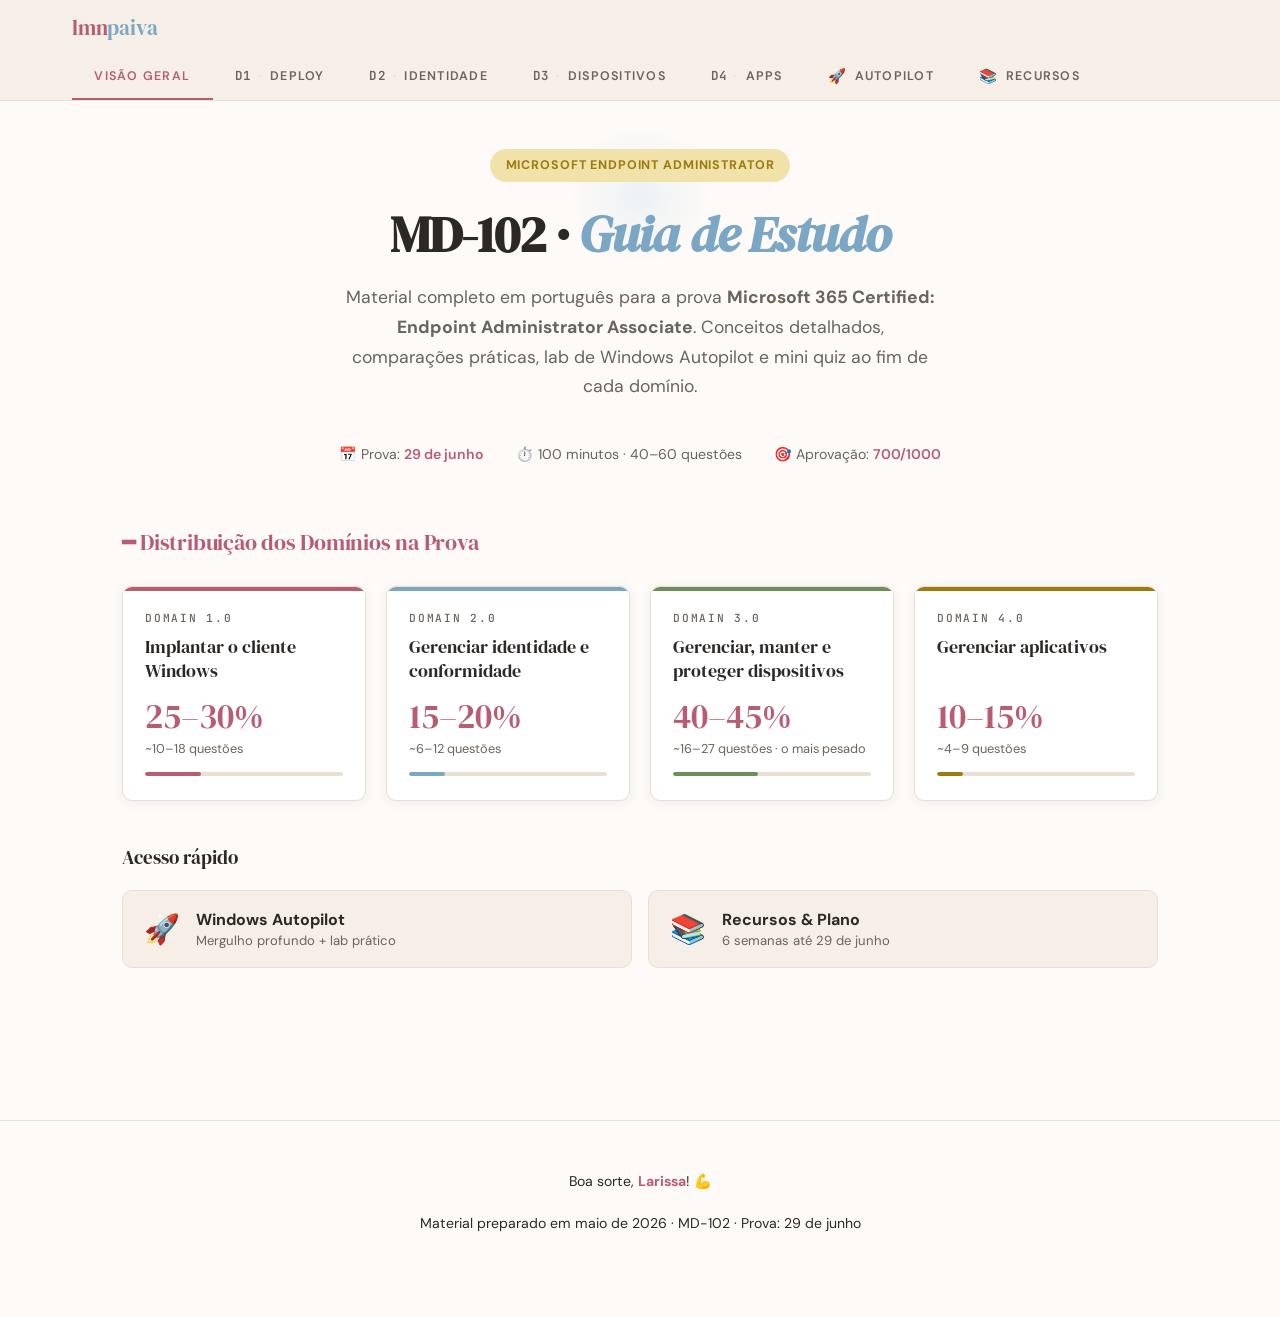
<file: md102-guide.html>
<!DOCTYPE html>
<html lang="pt-BR">
<head>
<meta charset="UTF-8">
<meta name="viewport" content="width=device-width, initial-scale=1.0">
<title>Microsoft MD-102 · Guia de Estudo · lmnpaiva</title>
<link rel="preconnect" href="https://fonts.googleapis.com">
<link rel="preconnect" href="https://fonts.gstatic.com" crossorigin>
<link href="https://fonts.googleapis.com/css2?family=DM+Serif+Display:ital@0;1&family=DM+Sans:wght@300;400;500;600;700&family=JetBrains+Mono:wght@400;500&display=swap" rel="stylesheet">
<style>
  /* ── TOKENS ─────────────────────────────────────────────────────────── */
  :root {
    --pink:        #B85C72;
    --pink-soft:   #E8B4C0;
    --blue:        #7BA7C4;
    --blue-soft:   #D4E4F0;
    --yellow:      #9E7A10;
    --yellow-soft: #F0E2A8;
    --green:       #6B8E5A;
    --green-soft:  #C8DCB8;
    --cream:       #FDFAF7;
    --cream-2:     #F5EFE8;
    --text:        #2C2825;
    --text-soft:   #6B635C;
    --line:        #E8DFD5;
    --radius-sm:   6px;
    --radius-md:   10px;
    --radius-lg:   16px;
    --radius-xl:   20px;
    --shadow-card: 0 2px 12px rgba(44,40,37,0.07);
  }

  /* ── RESET ──────────────────────────────────────────────────────────── */
  *, *::before, *::after { box-sizing: border-box; margin: 0; padding: 0; }
  html { scroll-behavior: smooth; }

  /* ── BASE ───────────────────────────────────────────────────────────── */
  body {
    font-family: 'DM Sans', sans-serif;
    background: var(--cream);
    color: var(--text);
    line-height: 1.75;
    font-size: 16px;
  }

  /* ── HEADER + TAB NAV ───────────────────────────────────────────────── */
  header {
    position: sticky;
    top: 0;
    z-index: 100;
    background: rgba(245, 239, 232, 0.96);
    backdrop-filter: blur(12px);
    border-bottom: 1px solid var(--line);
  }
  .nav-container {
    max-width: 1200px;
    margin: 0 auto;
    padding: 0.65rem 2rem 0.4rem;
    display: flex;
    justify-content: flex-start;
    align-items: center;
  }
  .nav-logo {
    font-family: 'DM Serif Display', serif;
    font-size: 1.3rem;
    color: var(--pink);
    text-decoration: none;
    letter-spacing: -0.01em;
    cursor: pointer;
  }
  .nav-logo span { color: var(--blue); }

  /* TAB navigation bar */
  .tab-nav {
    max-width: 1200px;
    margin: 0 auto;
    padding: 0 2rem;
    overflow-x: auto;
    scrollbar-width: none;
    -ms-overflow-style: none;
  }
  .tab-nav::-webkit-scrollbar { display: none; }

  .tab-nav-inner {
    display: flex;
    gap: 0;
    min-width: max-content;
  }
  .tab-btn {
    background: transparent;
    border: none;
    border-bottom: 3px solid transparent;
    padding: 0.85rem 1.4rem 0.85rem;
    font-family: 'DM Sans', sans-serif;
    font-size: 0.78rem;
    font-weight: 600;
    letter-spacing: 0.1em;
    color: var(--text-soft);
    cursor: pointer;
    transition: all 0.2s;
    white-space: nowrap;
    display: flex;
    align-items: center;
    gap: 0.4rem;
    margin-bottom: -1px;
  }
  .tab-btn:hover {
    color: var(--pink);
  }
  .tab-btn.active {
    color: var(--pink);
    border-bottom-color: var(--pink);
  }
  .tab-btn .tab-code {
    font-family: 'JetBrains Mono', monospace;
    font-weight: 600;
    font-size: 0.78rem;
    color: inherit;
  }
  .tab-btn .tab-sep {
    color: var(--line);
    margin: 0 0.05rem;
  }
  .tab-btn .tab-icon {
    font-size: 0.9rem;
    margin-right: 0.1rem;
  }

  /* TAB content panels */
  .tab-content {
    display: none;
    animation: tabFade 0.35s ease;
  }
  .tab-content.active {
    display: block;
  }
  @keyframes tabFade {
    from { opacity: 0; transform: translateY(6px); }
    to { opacity: 1; transform: translateY(0); }
  }

  /* ── HERO ───────────────────────────────────────────────────────────── */
  .hero {
    max-width: 860px;
    margin: 0 auto;
    padding: 3rem 2rem 2.5rem;
    text-align: center;
    position: relative;
  }
  .hero::before {
    content: '';
    position: absolute;
    top: 1.5rem; left: 50%;
    transform: translateX(-50%);
    width: 140px; height: 140px;
    border-radius: 50%;
    background: radial-gradient(circle, var(--blue-soft) 0%, transparent 70%);
    opacity: 0.4;
    z-index: -1;
  }
  .badge {
    display: inline-block;
    padding: 0.35rem 1rem;
    background: var(--yellow-soft);
    color: var(--yellow);
    border-radius: 999px;
    font-size: 0.78rem;
    font-weight: 700;
    letter-spacing: 0.07em;
    text-transform: uppercase;
    margin-bottom: 1.5rem;
  }
  .hero h1 {
    font-family: 'DM Serif Display', serif;
    font-size: clamp(2rem, 4.5vw, 3.2rem);
    line-height: 1.1;
    color: var(--text);
    margin-bottom: 1.25rem;
    letter-spacing: -0.02em;
  }
  .hero h1 em { color: var(--blue); font-style: italic; }
  .hero .subtitle {
    font-size: 1.1rem;
    color: var(--text-soft);
    max-width: 600px;
    margin: 0 auto 2.5rem;
    line-height: 1.7;
  }
  .hero-meta {
    display: flex;
    justify-content: center;
    gap: 2rem;
    flex-wrap: wrap;
    font-size: 0.88rem;
    color: var(--text-soft);
  }
  .hero-meta strong { color: var(--pink); font-weight: 600; }

  /* ── DOMAIN OVERVIEW GRID ────────────────────────────────────────────── */
  .domains-overview {
    max-width: 1100px;
    margin: 1rem auto 0;
    padding: 0 2rem 2rem;
  }
  .domains-overview h2 {
    font-family: 'DM Serif Display', serif;
    font-size: 1.4rem;
    text-align: left;
    margin-bottom: 1.5rem;
    color: var(--pink);
    letter-spacing: -0.01em;
    font-weight: 400;
    display: flex;
    align-items: center;
    gap: 0.6rem;
  }
  .section-pin {
    color: var(--pink);
    letter-spacing: -0.2em;
    font-weight: 700;
  }
  .domain-cards {
    display: grid;
    grid-template-columns: repeat(auto-fit, minmax(240px, 1fr));
    gap: 1.25rem;
  }
  .domain-card {
    position: relative;
    background: #fff;
    border: 1px solid var(--line);
    border-radius: var(--radius-md);
    padding: 1.5rem 1.4rem 1.5rem;
    text-align: left;
    cursor: pointer;
    font-family: inherit;
    transition: transform 0.25s, border-color 0.25s, box-shadow 0.25s;
    box-shadow: var(--shadow-card);
    overflow: hidden;
  }
  .domain-card .card-stripe {
    position: absolute;
    top: 0; left: 0; right: 0;
    height: 4px;
  }
  .domain-card:hover {
    transform: translateY(-4px);
    box-shadow: 0 12px 28px rgba(44, 40, 37, 0.10);
  }
  .domain-card .card-label {
    font-family: 'JetBrains Mono', monospace;
    font-size: 0.7rem;
    color: var(--text-soft);
    letter-spacing: 0.15em;
    margin-bottom: 0.6rem;
    font-weight: 500;
  }
  .domain-card h3 {
    font-family: 'DM Serif Display', serif;
    font-size: 1.15rem;
    font-weight: 400;
    line-height: 1.3;
    color: var(--text);
    margin-bottom: 1.1rem;
    min-height: 3rem;
  }
  .domain-card .card-pct {
    font-family: 'DM Serif Display', serif;
    font-size: 2.1rem;
    line-height: 1;
    color: var(--pink);
    margin-bottom: 0.4rem;
  }
  .domain-card .card-meta {
    font-size: 0.8rem;
    color: var(--text-soft);
    margin-bottom: 0.9rem;
  }
  .domain-card .card-bar {
    height: 4px;
    background: var(--line);
    border-radius: 2px;
    overflow: hidden;
  }
  .domain-card .card-bar-fill {
    height: 100%;
    border-radius: 2px;
    transition: width 0.6s ease;
  }

  /* Quick links */
  .overview-quick-links {
    margin-top: 2.5rem;
  }
  .qlinks-title {
    font-family: 'DM Serif Display', serif;
    font-size: 1.2rem;
    color: var(--text);
    font-weight: 400;
    margin-bottom: 1rem;
  }
  .qlinks-grid {
    display: grid;
    grid-template-columns: repeat(auto-fit, minmax(280px, 1fr));
    gap: 1rem;
  }
  .qlink-card {
    display: flex;
    align-items: center;
    gap: 1rem;
    padding: 1.1rem 1.3rem;
    background: var(--cream-2);
    border: 1px solid var(--line);
    border-radius: var(--radius-md);
    cursor: pointer;
    font-family: inherit;
    text-align: left;
    transition: all 0.25s;
    color: var(--text);
  }
  .qlink-card:hover {
    background: #fff;
    border-color: var(--pink);
    transform: translateX(3px);
  }
  .qlink-icon {
    font-size: 1.8rem;
    flex-shrink: 0;
  }
  .qlink-text {
    display: flex;
    flex-direction: column;
    gap: 0.15rem;
  }
  .qlink-text strong {
    font-size: 1rem;
    color: var(--text);
  }
  .qlink-text span {
    font-size: 0.82rem;
    color: var(--text-soft);
  }

  /* ── MAIN CONTENT ───────────────────────────────────────────────────── */
  main {
    max-width: 860px;
    margin: 0 auto;
    padding: 1.5rem 2rem 2rem;
  }

  /* ── DOMAIN SECTIONS ────────────────────────────────────────────────── */
  .domain-section {
    margin-bottom: 5rem;
    scroll-margin-top: 5rem;
  }
  .domain-header {
    border-left: 5px solid var(--pink);
    padding: 1.1rem 0 1.1rem 1.5rem;
    margin-bottom: 2.5rem;
  }
  .domain-header.blue   { border-color: var(--blue); }
  .domain-header.yellow { border-color: var(--yellow); }
  .domain-header.green  { border-color: var(--green); }

  .domain-header .domain-num {
    display: block;
    font-size: 0.78rem;
    font-weight: 700;
    letter-spacing: 0.12em;
    text-transform: uppercase;
    color: var(--text-soft);
    margin-bottom: 0.3rem;
  }
  .domain-header h2 {
    font-family: 'DM Serif Display', serif;
    font-size: clamp(1.9rem, 3.5vw, 2.6rem);
    line-height: 1.1;
    color: var(--text);
    margin-bottom: 0.4rem;
    letter-spacing: -0.02em;
  }
  .domain-header .weight {
    display: block;
    font-size: 0.92rem;
    font-weight: 500;
    color: var(--pink);
    margin-top: 0.1rem;
  }
  .domain-header.blue   .weight { color: var(--blue); }
  .domain-header.yellow .weight { color: var(--yellow); }
  .domain-header.green  .weight { color: var(--green); }

  /* ── TYPOGRAPHY ─────────────────────────────────────────────────────── */
  h3.section-h {
    font-family: 'DM Serif Display', serif;
    font-size: 1.55rem;
    color: var(--text);
    margin: 3rem 0 1rem;
    padding-bottom: 0.4rem;
    border-bottom: 1px solid var(--line);
    letter-spacing: -0.01em;
  }
  h4.subsection-h {
    font-family: 'DM Sans', sans-serif;
    font-size: 1.05rem;
    font-weight: 700;
    color: var(--blue);
    margin: 2rem 0 0.75rem;
    letter-spacing: 0.01em;
  }
  p {
    margin-bottom: 1.1rem;
    color: var(--text);
  }
  strong { font-weight: 700; }
  em     { font-style: italic; color: var(--text-soft); }

  /* ── LISTS ──────────────────────────────────────────────────────────── */
  ul, ol {
    padding-left: 1.6rem;
    margin: 0.5rem 0 1.6rem;
  }
  li {
    margin-bottom: 0.55rem;
    line-height: 1.7;
  }
  li::marker { color: var(--pink); }

  /* ── CONCEPT BOX ────────────────────────────────────────────────────── */
  .concept-box {
    background: var(--cream-2);
    border-left: 4px solid var(--blue);
    border-radius: var(--radius-md);
    padding: 1.25rem 1.5rem;
    margin: 1.5rem 0;
  }
  .concept-box .label {
    font-size: 0.72rem;
    font-weight: 700;
    color: var(--blue);
    letter-spacing: 0.1em;
    text-transform: uppercase;
    margin-bottom: 0.5rem;
    display: block;
  }
  .concept-box p:last-child { margin-bottom: 0; }

  .tip-box {
    background: #fff7e0;
    border-left: 4px solid var(--yellow);
    border-radius: var(--radius-md);
    padding: 1.1rem 1.4rem;
    margin: 1.4rem 0;
  }
  .tip-box .label {
    font-size: 0.72rem;
    font-weight: 700;
    color: var(--yellow);
    letter-spacing: 0.1em;
    text-transform: uppercase;
    margin-bottom: 0.4rem;
    display: block;
  }

  .warning-box {
    background: #fce8ec;
    border-left: 4px solid var(--pink);
    border-radius: var(--radius-md);
    padding: 1.1rem 1.4rem;
    margin: 1.4rem 0;
  }
  .warning-box .label {
    font-size: 0.72rem;
    font-weight: 700;
    color: var(--pink);
    letter-spacing: 0.1em;
    text-transform: uppercase;
    margin-bottom: 0.4rem;
    display: block;
  }

  /* ── TABLE ──────────────────────────────────────────────────────────── */
  .compare-table {
    width: 100%;
    border-collapse: separate;
    border-spacing: 0;
    margin: 1.5rem 0 2rem;
    background: #fff;
    border-radius: var(--radius-md);
    overflow: hidden;
    box-shadow: var(--shadow-card);
    font-size: 0.92rem;
  }
  .compare-table th {
    background: var(--cream-2);
    color: var(--text);
    font-weight: 700;
    text-align: left;
    padding: 0.85rem 1rem;
    border-bottom: 2px solid var(--line);
    font-size: 0.85rem;
    letter-spacing: 0.02em;
  }
  .compare-table td {
    padding: 0.85rem 1rem;
    border-bottom: 1px solid var(--line);
    vertical-align: top;
    line-height: 1.6;
  }
  .compare-table tr:last-child td { border-bottom: none; }
  .compare-table tr:hover td { background: var(--cream-2); }
  .compare-table td.label-cell {
    font-weight: 600;
    color: var(--blue);
    white-space: nowrap;
  }
  .compare-table .yes { color: var(--green); font-weight: 600; }
  .compare-table .no  { color: var(--pink); font-weight: 600; }

  /* ── CODE / KBD ─────────────────────────────────────────────────────── */
  code {
    font-family: 'JetBrains Mono', monospace;
    background: var(--cream-2);
    padding: 0.12rem 0.4rem;
    border-radius: 4px;
    font-size: 0.88em;
    color: var(--pink);
  }
  pre {
    font-family: 'JetBrains Mono', monospace;
    background: var(--text);
    color: var(--cream);
    padding: 1.2rem 1.4rem;
    border-radius: var(--radius-md);
    overflow-x: auto;
    font-size: 0.85rem;
    line-height: 1.6;
    margin: 1.2rem 0;
  }
  pre code { background: transparent; color: var(--cream); padding: 0; }

  /* ── QUIZ ───────────────────────────────────────────────────────────── */
  .quiz-section {
    background: linear-gradient(135deg, var(--cream-2) 0%, #fff 100%);
    border-radius: var(--radius-xl);
    padding: 2.5rem 2rem;
    margin: 3rem 0 2rem;
    border: 1px solid var(--line);
  }
  .quiz-section h3 {
    font-family: 'DM Serif Display', serif;
    font-size: 1.7rem;
    color: var(--text);
    margin-bottom: 0.4rem;
    letter-spacing: -0.01em;
  }
  .quiz-intro {
    font-size: 0.95rem;
    color: var(--text-soft);
    margin-bottom: 1.8rem;
  }
  .quiz-question {
    background: #fff;
    border: 1px solid var(--line);
    border-radius: var(--radius-md);
    padding: 1.4rem 1.5rem;
    margin-bottom: 1.2rem;
    box-shadow: var(--shadow-card);
  }
  .q-number {
    font-family: 'DM Serif Display', serif;
    font-size: 0.9rem;
    color: var(--pink);
    font-weight: 600;
    letter-spacing: 0.05em;
    text-transform: uppercase;
    margin-bottom: 0.5rem;
    display: block;
  }
  .q-text {
    font-size: 1rem;
    font-weight: 600;
    color: var(--text);
    margin-bottom: 1rem;
    line-height: 1.5;
  }
  .q-options {
    list-style: none;
    padding: 0;
    margin: 0 0 1rem 0;
  }
  .q-options li {
    padding: 0.7rem 1rem;
    background: var(--cream);
    border: 1px solid var(--line);
    border-radius: var(--radius-sm);
    margin-bottom: 0.5rem;
    cursor: pointer;
    transition: all 0.2s;
    font-size: 0.94rem;
    line-height: 1.5;
  }
  .q-options li::marker { content: ''; }
  .q-options li:hover {
    border-color: var(--blue);
    background: #fff;
  }
  .q-options li.correct {
    background: var(--green-soft);
    border-color: var(--green);
    color: var(--text);
    font-weight: 500;
  }
  .q-options li.incorrect {
    background: #fde0e6;
    border-color: var(--pink);
    color: var(--text);
  }
  .q-options li .opt-letter {
    font-family: 'JetBrains Mono', monospace;
    font-weight: 600;
    color: var(--blue);
    margin-right: 0.6rem;
  }
  .q-explanation {
    display: none;
    background: #fff7e0;
    border-left: 3px solid var(--yellow);
    border-radius: var(--radius-sm);
    padding: 1rem 1.2rem;
    margin-top: 0.8rem;
    font-size: 0.92rem;
    line-height: 1.65;
  }
  .q-explanation.show { display: block; animation: fadeIn 0.3s ease; }
  .q-explanation strong {
    color: var(--yellow);
    display: block;
    margin-bottom: 0.3rem;
    font-size: 0.78rem;
    letter-spacing: 0.08em;
    text-transform: uppercase;
  }
  .reveal-btn {
    background: var(--blue);
    color: #fff;
    border: none;
    padding: 0.55rem 1.2rem;
    border-radius: 999px;
    font-family: 'DM Sans', sans-serif;
    font-size: 0.85rem;
    font-weight: 600;
    cursor: pointer;
    transition: background 0.2s, transform 0.15s;
    letter-spacing: 0.02em;
  }
  .reveal-btn:hover { background: var(--pink); transform: translateY(-1px); }
  .reveal-btn:active { transform: translateY(0); }

  /* ── Diagram Wrapper ──────────────────────────────────────────────── */
  .diagram-wrapper {
    background: var(--cream-2);
    border-radius: var(--radius-lg);
    padding: 1.5rem 1rem;
    margin: 1.5rem 0 2rem;
    overflow-x: auto;
    border: 1px solid var(--line);
  }
  .diagram-wrapper svg {
    display: block;
    width: 100%;
    max-width: 800px;
    height: auto;
    margin: 0 auto;
  }

  /* ── Quiz Feedback (acertou / errou) ──────────────────────────────── */
  .feedback-msg {
    margin: 0.8rem 0 0;
    padding: 0.7rem 1rem;
    border-radius: var(--radius-sm);
    font-size: 0.92rem;
    font-weight: 600;
    animation: fadeIn 0.3s ease;
  }
  .feedback-correct {
    color: var(--green);
    display: block;
    padding: 0.5rem 0.8rem;
    background: var(--green-soft);
    border-left: 3px solid var(--green);
    border-radius: var(--radius-sm);
  }
  .feedback-wrong {
    color: var(--pink);
    display: block;
    padding: 0.5rem 0.8rem;
    background: #fde0e6;
    border-left: 3px solid var(--pink);
    border-radius: var(--radius-sm);
  }
  .quiz-question.answered .q-options li {
    cursor: default;
  }
  .quiz-question.answered .q-options li:hover {
    /* Desativa o hover depois de respondido */
    border-color: var(--line);
    background: var(--cream);
  }
  .quiz-question.answered .q-options li.correct:hover {
    background: var(--green-soft);
    border-color: var(--green);
  }
  .quiz-question.answered .q-options li.incorrect:hover {
    background: #fde0e6;
    border-color: var(--pink);
  }

  @keyframes fadeIn {
    from { opacity: 0; transform: translateY(-4px); }
    to { opacity: 1; transform: translateY(0); }
  }

  /* ── LAB SECTION ───────────────────────────────────────────────────── */
  .lab-section {
    background: linear-gradient(135deg, var(--green-soft) 0%, #fff 100%);
    border: 1px solid var(--green);
    border-radius: var(--radius-xl);
    padding: 2.5rem 2rem;
    margin: 3rem 0;
  }
  .lab-section .lab-label {
    display: inline-block;
    background: var(--green);
    color: #fff;
    font-size: 0.72rem;
    font-weight: 700;
    letter-spacing: 0.1em;
    text-transform: uppercase;
    padding: 0.3rem 0.9rem;
    border-radius: 999px;
    margin-bottom: 1rem;
  }
  .lab-section h3 {
    font-family: 'DM Serif Display', serif;
    font-size: 1.7rem;
    color: var(--text);
    margin-bottom: 0.6rem;
    letter-spacing: -0.01em;
  }
  .lab-step {
    background: #fff;
    border-radius: var(--radius-md);
    padding: 1.2rem 1.4rem;
    margin: 0.8rem 0;
    box-shadow: var(--shadow-card);
    border-left: 4px solid var(--green);
  }
  .lab-step .step-num {
    display: inline-block;
    font-family: 'DM Serif Display', serif;
    color: var(--green);
    font-size: 1.15rem;
    font-weight: 600;
    margin-right: 0.5rem;
  }

  /* ── FOOTER ────────────────────────────────────────────────────────── */
  footer {
    text-align: center;
    padding: 3rem 2rem 4rem;
    border-top: 1px solid var(--line);
    margin-top: 4rem;
    color: var(--text-soft);
    font-size: 0.88rem;
  }
  footer strong { color: var(--pink); }

  /* ── MOBILE ─────────────────────────────────────────────────────────── */
  @media (max-width: 640px) {
    .hero { padding: 3rem 1.2rem 2.5rem; }
    .domains-overview, main { padding-left: 1.2rem; padding-right: 1.2rem; }
    .compare-table { font-size: 0.82rem; }
    .compare-table th, .compare-table td { padding: 0.6rem 0.7rem; }
    .quiz-section, .lab-section { padding: 1.8rem 1.2rem; }
  }
</style>
</head>
<body>

<header>
  <div class="nav-container">
    <a href="#top" class="nav-logo" onclick="showTab('overview'); return false;">lmn<span>paiva</span></a>
  </div>
  <nav class="tab-nav" role="tablist" aria-label="Navegação por domínio">
    <div class="tab-nav-inner">
      <button class="tab-btn active" data-tab="overview" onclick="showTab('overview')" role="tab" aria-selected="true">
        <span class="tab-label">VISÃO GERAL</span>
      </button>
      <button class="tab-btn" data-tab="dominio-1" onclick="showTab('dominio-1')" role="tab" aria-selected="false">
        <span class="tab-code">D1</span>
        <span class="tab-sep">·</span>
        <span class="tab-label">DEPLOY</span>
      </button>
      <button class="tab-btn" data-tab="dominio-2" onclick="showTab('dominio-2')" role="tab" aria-selected="false">
        <span class="tab-code">D2</span>
        <span class="tab-sep">·</span>
        <span class="tab-label">IDENTIDADE</span>
      </button>
      <button class="tab-btn" data-tab="dominio-3" onclick="showTab('dominio-3')" role="tab" aria-selected="false">
        <span class="tab-code">D3</span>
        <span class="tab-sep">·</span>
        <span class="tab-label">DISPOSITIVOS</span>
      </button>
      <button class="tab-btn" data-tab="dominio-4" onclick="showTab('dominio-4')" role="tab" aria-selected="false">
        <span class="tab-code">D4</span>
        <span class="tab-sep">·</span>
        <span class="tab-label">APPS</span>
      </button>
      <button class="tab-btn" data-tab="autopilot" onclick="showTab('autopilot')" role="tab" aria-selected="false">
        <span class="tab-icon">🚀</span>
        <span class="tab-label">AUTOPILOT</span>
      </button>
      <button class="tab-btn" data-tab="recursos" onclick="showTab('recursos')" role="tab" aria-selected="false">
        <span class="tab-icon">📚</span>
        <span class="tab-label">RECURSOS</span>
      </button>
    </div>
  </nav>
</header>

<!-- ═══════ TAB · VISÃO GERAL ═══════ -->
<div class="tab-content active" id="tab-overview" role="tabpanel">

<section class="hero" id="top">
  <span class="badge">Microsoft Endpoint Administrator</span>
  <h1>MD-102 · <em>Guia de Estudo</em></h1>
  <p class="subtitle">
    Material completo em português para a prova <strong>Microsoft 365 Certified: Endpoint Administrator Associate</strong>.
    Conceitos detalhados, comparações práticas, lab de Windows Autopilot e mini quiz ao fim de cada domínio.
  </p>
  <div class="hero-meta">
    <span>📅 Prova: <strong>29 de junho</strong></span>
    <span>⏱️ 100 minutos · 40–60 questões</span>
    <span>🎯 Aprovação: <strong>700/1000</strong></span>
  </div>
</section>

<section class="domains-overview">
  <h2><span class="section-pin">━</span> Distribuição dos Domínios na Prova</h2>
  <div class="domain-cards">
    <button class="domain-card" onclick="showTab('dominio-1')">
      <span class="card-stripe" style="background: var(--pink);"></span>
      <div class="card-label">DOMAIN 1.0</div>
      <h3>Implantar o cliente Windows</h3>
      <div class="card-pct">25–30%</div>
      <div class="card-meta">~10–18 questões</div>
      <div class="card-bar"><div class="card-bar-fill" style="width: 28%; background: var(--pink);"></div></div>
    </button>
    <button class="domain-card" onclick="showTab('dominio-2')">
      <span class="card-stripe" style="background: var(--blue);"></span>
      <div class="card-label">DOMAIN 2.0</div>
      <h3>Gerenciar identidade e conformidade</h3>
      <div class="card-pct">15–20%</div>
      <div class="card-meta">~6–12 questões</div>
      <div class="card-bar"><div class="card-bar-fill" style="width: 18%; background: var(--blue);"></div></div>
    </button>
    <button class="domain-card" onclick="showTab('dominio-3')">
      <span class="card-stripe" style="background: var(--green);"></span>
      <div class="card-label">DOMAIN 3.0</div>
      <h3>Gerenciar, manter e proteger dispositivos</h3>
      <div class="card-pct">40–45%</div>
      <div class="card-meta">~16–27 questões · o mais pesado</div>
      <div class="card-bar"><div class="card-bar-fill" style="width: 43%; background: var(--green);"></div></div>
    </button>
    <button class="domain-card" onclick="showTab('dominio-4')">
      <span class="card-stripe" style="background: var(--yellow);"></span>
      <div class="card-label">DOMAIN 4.0</div>
      <h3>Gerenciar aplicativos</h3>
      <div class="card-pct">10–15%</div>
      <div class="card-meta">~4–9 questões</div>
      <div class="card-bar"><div class="card-bar-fill" style="width: 13%; background: var(--yellow);"></div></div>
    </button>
  </div>

  <div class="overview-quick-links">
    <h3 class="qlinks-title">Acesso rápido</h3>
    <div class="qlinks-grid">
      <button class="qlink-card" onclick="showTab('autopilot')">
        <div class="qlink-icon">🚀</div>
        <div class="qlink-text">
          <strong>Windows Autopilot</strong>
          <span>Mergulho profundo + lab prático</span>
        </div>
      </button>
      <button class="qlink-card" onclick="showTab('recursos')">
        <div class="qlink-icon">📚</div>
        <div class="qlink-text">
          <strong>Recursos & Plano</strong>
          <span>6 semanas até 29 de junho</span>
        </div>
      </button>
    </div>
  </div>
</section>

</div><!-- /tab overview -->

<main>

<!-- ═══════ TAB · DOMÍNIO 1 ═══════ -->
<div class="tab-content" id="tab-dominio-1" role="tabpanel">

<!-- ═══════════════════════════════════════════════════════════════════ -->
<!-- DOMÍNIO 1 -->
<!-- ═══════════════════════════════════════════════════════════════════ -->
<section class="domain-section" id="dominio-1">
  <div class="domain-header">
    <span class="domain-num">Domínio 1</span>
    <h2>Implantar o cliente Windows</h2>
    <span class="weight">25–30% do exame</span>
  </div>

  <p>Este domínio é sobre <strong>como o Windows chega ao dispositivo do usuário</strong>. Cobre desde a escolha da edição correta do Windows 11, passando pelos métodos de ativação, até as ferramentas modernas de provisionamento como o Windows Autopilot (que terá uma seção dedicada mais adiante).</p>

  <h3 class="section-h">1.1 · Edições do Windows 11 e Licenciamento</h3>

  <p>O primeiro passo de qualquer implantação é escolher a <strong>edição certa</strong> do Windows. Cada edição tem capacidades e públicos diferentes:</p>

  <table class="compare-table">
    <thead>
      <tr>
        <th>Edição</th>
        <th>Para quem é</th>
        <th>Pode ingressar em Entra ID?</th>
        <th>BitLocker</th>
      </tr>
    </thead>
    <tbody>
      <tr>
        <td class="label-cell">Home</td>
        <td>Usuários domésticos. <em>Não suportado em ambiente corporativo.</em></td>
        <td class="no">Não</td>
        <td class="no">Não</td>
      </tr>
      <tr>
        <td class="label-cell">Pro</td>
        <td>Pequenos negócios e profissionais</td>
        <td class="yes">Sim</td>
        <td class="yes">Sim</td>
      </tr>
      <tr>
        <td class="label-cell">Enterprise</td>
        <td>Grandes empresas (E3/E5). Tem AppLocker, Credential Guard, DirectAccess.</td>
        <td class="yes">Sim</td>
        <td class="yes">Sim</td>
      </tr>
      <tr>
        <td class="label-cell">Education</td>
        <td>Equivalente ao Enterprise, mas para instituições de ensino</td>
        <td class="yes">Sim</td>
        <td class="yes">Sim</td>
      </tr>
      <tr>
        <td class="label-cell">Enterprise LTSC</td>
        <td>Dispositivos especializados (caixas registradoras, equipamentos médicos). Sem Microsoft Store, sem updates de funcionalidades frequentes.</td>
        <td class="yes">Sim</td>
        <td class="yes">Sim</td>
      </tr>
    </tbody>
  </table>

  <div class="tip-box">
    <span class="label">💡 Para a prova</span>
    <p>Se você vir um cenário com <strong>Windows 11 Home</strong>, a resposta correta envolve quase sempre <strong>fazer upgrade para Pro</strong> antes de qualquer ingresso em Entra ID ou inscrição no Intune. Home não suporta gerenciamento empresarial.</p>
  </div>

  <h4 class="subsection-h">Recursos importantes do Windows · O que cada edição suporta</h4>
  <p>Esta tabela é <strong>ouro puro</strong> para a prova. Pode aparecer uma questão como <em>"Precisa de Credential Guard. Qual edição mínima?"</em> e você precisa saber.</p>

  <table class="compare-table">
    <thead>
      <tr>
        <th>Recurso</th>
        <th>Home</th>
        <th>Pro</th>
        <th>Enterprise</th>
        <th>Education</th>
      </tr>
    </thead>
    <tbody>
      <tr>
        <td class="label-cell">Ingresso em Entra ID</td>
        <td class="no">Não</td>
        <td class="yes">Sim</td>
        <td class="yes">Sim</td>
        <td class="yes">Sim</td>
      </tr>
      <tr>
        <td class="label-cell">Ingresso em domínio AD</td>
        <td class="no">Não</td>
        <td class="yes">Sim</td>
        <td class="yes">Sim</td>
        <td class="yes">Sim</td>
      </tr>
      <tr>
        <td class="label-cell">Group Policy (GPO)</td>
        <td class="no">Não</td>
        <td class="yes">Sim</td>
        <td class="yes">Sim</td>
        <td class="yes">Sim</td>
      </tr>
      <tr>
        <td class="label-cell">BitLocker (drive encryption)</td>
        <td class="no">Não*</td>
        <td class="yes">Sim</td>
        <td class="yes">Sim</td>
        <td class="yes">Sim</td>
      </tr>
      <tr>
        <td class="label-cell">Hyper-V</td>
        <td class="no">Não</td>
        <td class="yes">Sim</td>
        <td class="yes">Sim</td>
        <td class="yes">Sim</td>
      </tr>
      <tr>
        <td class="label-cell">Remote Desktop (host)</td>
        <td class="no">Não</td>
        <td class="yes">Sim</td>
        <td class="yes">Sim</td>
        <td class="yes">Sim</td>
      </tr>
      <tr>
        <td class="label-cell">Microsoft Store for Business</td>
        <td class="no">Não</td>
        <td class="yes">Sim</td>
        <td class="yes">Sim</td>
        <td class="yes">Sim</td>
      </tr>
      <tr>
        <td class="label-cell">Windows Information Protection (WIP)</td>
        <td class="no">Não</td>
        <td class="yes">Sim</td>
        <td class="yes">Sim</td>
        <td class="yes">Sim</td>
      </tr>
      <tr>
        <td class="label-cell">AppLocker</td>
        <td class="no">Não</td>
        <td class="no">Não</td>
        <td class="yes">Sim</td>
        <td class="yes">Sim</td>
      </tr>
      <tr>
        <td class="label-cell">Windows Defender Application Control (WDAC)</td>
        <td class="no">Não</td>
        <td class="no">Não</td>
        <td class="yes">Sim</td>
        <td class="yes">Sim</td>
      </tr>
      <tr>
        <td class="label-cell">Credential Guard</td>
        <td class="no">Não</td>
        <td class="no">Não</td>
        <td class="yes">Sim</td>
        <td class="yes">Sim</td>
      </tr>
      <tr>
        <td class="label-cell">DirectAccess</td>
        <td class="no">Não</td>
        <td class="no">Não</td>
        <td class="yes">Sim</td>
        <td class="yes">Sim</td>
      </tr>
      <tr>
        <td class="label-cell">Microsoft Defender for Endpoint</td>
        <td class="no">Não</td>
        <td class="no">Não*</td>
        <td class="yes">Sim</td>
        <td class="yes">Sim</td>
      </tr>
      <tr>
        <td class="label-cell">Windows Autopilot</td>
        <td class="no">Não</td>
        <td class="yes">Sim</td>
        <td class="yes">Sim</td>
        <td class="yes">Sim</td>
      </tr>
      <tr>
        <td class="label-cell">Subscription Activation</td>
        <td class="no">Não</td>
        <td class="yes">Sim → Ent</td>
        <td>—</td>
        <td>—</td>
      </tr>
    </tbody>
  </table>
  <p style="font-size: 0.85rem; color: var(--text-soft); margin-top: -1rem;"><em>* BitLocker em Home é apenas "Device Encryption" limitado, sem controlo via GPO/Intune. * Defender for Endpoint em Pro requer licenças separadas (E5/E5 Security).</em></p>

  <h4 class="subsection-h">Recursos por segurança · O que cada um faz</h4>
  <ul>
    <li><strong>BitLocker:</strong> cifra o disco completo. Protege dados se o dispositivo for roubado.</li>
    <li><strong>AppLocker:</strong> controla quais aplicativos podem correr no dispositivo (allowlist/blocklist por publisher, hash, path).</li>
    <li><strong>Windows Defender Application Control (WDAC):</strong> versão mais robusta do AppLocker, baseada em políticas de assinatura digital. Recomendado para zero trust.</li>
    <li><strong>Credential Guard:</strong> usa virtualização para proteger credenciais (NTLM hash, Kerberos ticket) contra ataques de roubo de credenciais como pass-the-hash. Requer TPM 2.0 e Secure Boot.</li>
    <li><strong>Windows Defender SmartScreen:</strong> bloqueia downloads e sites maliciosos (todas as edições têm isto).</li>
    <li><strong>Windows Sandbox:</strong> ambiente isolado descartável para testar apps suspeitas (Pro+).</li>
    <li><strong>Memory Integrity (HVCI):</strong> proteção da memória do kernel via virtualização.</li>
    <li><strong>Tamper Protection:</strong> impede que malware desative o Defender (todas).</li>
  </ul>

  <div class="warning-box">
    <span class="label">⚠️ Truque cobrado</span>
    <p>Se a questão pedir <strong>AppLocker, WDAC, Credential Guard ou DirectAccess</strong>, a resposta correta é sempre <strong>Enterprise</strong> ou <strong>Education</strong>. <strong>Pro não tem!</strong> Esta é uma das diferenciações mais cobradas entre Pro e Enterprise.</p>
  </div>

  <h4 class="subsection-h">Métodos de Ativação do Windows</h4>

  <p>Existem quatro grandes métodos de ativação que você precisa conhecer:</p>

  <ul>
    <li><strong>MAK (Multiple Activation Key):</strong> Uma chave única que ativa um número limitado de dispositivos. Cada ativação consome uma "unidade" da chave. Usado em ambientes pequenos ou desconectados.</li>
    <li><strong>KMS (Key Management Service):</strong> Servidor on-premises que ativa clientes na rede interna. Os clientes precisam contatar o servidor KMS pelo menos uma vez a cada 180 dias para manterem a ativação.</li>
    <li><strong>Active Directory-Based Activation (ADBA):</strong> A ativação é feita automaticamente quando o dispositivo se junta ao domínio AD. Não precisa de um servidor KMS dedicado.</li>
    <li><strong>Subscription Activation:</strong> O dispositivo "sobe" automaticamente de edição (Pro → Enterprise) quando o usuário faça login com uma conta Entra ID com licença Windows 11 Enterprise E3/E5. <strong>É a forma moderna e a mais cobrada na prova.</strong></li>
  </ul>

  <div class="concept-box">
    <span class="label">Conceito-chave</span>
    <p><strong>Subscription Activation</strong> é o método preferido em ambientes cloud-first. O dispositivo vem com Windows 11 Pro de fábrica, e ao entrar com a conta Entra ID licenciada, é automaticamente promovido a Enterprise sem necessidade de imagem ou chave de produto. Quando o usuário sai ou perde a licença, o dispositivo volta para Pro.</p>
  </div>

  <h3 class="section-h">1.2 · Métodos de Implantação do Windows</h3>

  <p>Existem várias formas de instalar o Windows num dispositivo. Vou apresentá-las da mais <strong>moderna</strong> (cloud-first) à mais <strong>tradicional</strong> (on-premises):</p>

  <h4 class="subsection-h">Windows Autopilot (cloud-first, moderno)</h4>
  <p>Permite que dispositivos novos saiam direto do fornecedor para o usuário final, e que tudo seja configuredo automaticamente quando o usuário liga o dispositivo pela primeira vez. <strong>Tem uma seção dedicada mais adiante neste guia.</strong></p>

  <h4 class="subsection-h">Provisioning Packages (Windows Configuration Designer)</h4>
  <p>Arquivos <code>.ppkg</code> criados na ferramenta <strong>Windows Configuration Designer</strong>. Podem ser aplicados por:</p>
  <ul>
    <li>Pen USB</li>
    <li>Email</li>
    <li>Compartilhamento de rede</li>
    <li>Diretamente durante o OOBE (Out-of-Box Experience)</li>
  </ul>
  <p>Útil para configurer Wi-Fi, certificados, políticas e até para ingressar dispositivos em Entra ID em massa, sem precisar de Intune. Bom para cenários offline ou redes com limitação.</p>

  <h4 class="subsection-h">Configuration Manager (anteriormente SCCM)</h4>
  <p>Solução on-premises da Microsoft para implantação em larga escala. Suporta:</p>
  <ul>
    <li><strong>Task sequences</strong> (sequências de tarefas) para imaginar dispositivos</li>
    <li><strong>OSD (Operating System Deployment)</strong> com PXE boot</li>
    <li>Integração com Intune via <strong>co-management</strong></li>
  </ul>

  <h4 class="subsection-h">MDT (Microsoft Deployment Toolkit) e WDS (Windows Deployment Services)</h4>
  <p>Ferramentas tradicionais para criar e implantar imagens via rede usando PXE boot. Ainda existem mas são consideradas <em>legacy</em>. A Microsoft recomenda fortemente migrar para Autopilot.</p>

  <h3 class="section-h">1.3 · Caminhos de Upgrade e Feature Updates</h3>

  <p>Existem três tipos principais de se mover entre versões do Windows:</p>

  <ul>
    <li><strong>In-place upgrade:</strong> Atualizar mantendo apps, arquivos e definições. Suportado de Windows 10 → Windows 11 (se o hardware cumprir os requisitos: TPM 2.0, Secure Boot, CPU compatível).</li>
    <li><strong>Wipe-and-load:</strong> Apaga tudo e instala uma imagem nova. Usado em refresh de hardware antigo.</li>
    <li><strong>Side-by-side migration:</strong> Migração entre dois dispositivos (substituição de hardware).</li>
  </ul>

  <div class="warning-box">
    <span class="label">⚠️ Requisitos do Windows 11</span>
    <p>Você precisa conhecer estes requisitos para a prova. Um dispositivo só pode ter Windows 11 se cumprir:</p>
    <ul>
      <li><strong>TPM 2.0</strong> (Trusted Platform Module)</li>
      <li><strong>Secure Boot</strong> ativado (UEFI)</li>
      <li>CPU compatível (lista da Microsoft)</li>
      <li>Mínimo 4 GB RAM e 64 GB de armazenamento</li>
      <li>DirectX 12 / WDDM 2.0</li>
    </ul>
    <p>Se um dispositivo não cumpre, fica no Windows 10 ou tem de ser substituído. Não há <em>"workaround"</em> oficial.</p>
  </div>

  <h4 class="subsection-h">Feature Updates vs Quality Updates</h4>
  <table class="compare-table">
    <thead>
      <tr>
        <th>Tipo</th>
        <th>O que é</th>
        <th>Frequência</th>
        <th>Onde se configure</th>
      </tr>
    </thead>
    <tbody>
      <tr>
        <td class="label-cell">Feature Update</td>
        <td>Atualização de versão (ex: 23H2 → 24H2). Adiciona novas funcionalidades.</td>
        <td>Anual</td>
        <td>Intune → Feature updates for Windows 10 and later</td>
      </tr>
      <tr>
        <td class="label-cell">Quality Update</td>
        <td>Correções de segurança e bugs. O famoso "Patch Tuesday".</td>
        <td>Mensal</td>
        <td>Intune → Quality updates ou Update rings</td>
      </tr>
      <tr>
        <td class="label-cell">Driver Update</td>
        <td>Atualizações de drivers via Windows Update for Business</td>
        <td>Quando disponível</td>
        <td>Intune → Driver updates</td>
      </tr>
    </tbody>
  </table>

  <h3 class="section-h">1.4 · Windows 365 e Azure Virtual Desktop</h3>

  <p>Estes são serviços de <strong>Cloud PC</strong> – ou seja, em vez do Windows correr no notebook físico, roda em uma máquina virtual na nuvem que o usuário acessa remotamente.</p>

  <table class="compare-table">
    <thead>
      <tr>
        <th>Característica</th>
        <th>Windows 365</th>
        <th>Azure Virtual Desktop (AVD)</th>
      </tr>
    </thead>
    <tbody>
      <tr>
        <td class="label-cell">Modelo</td>
        <td>Assinatura fixa por usuário (SaaS)</td>
        <td>Pay-as-you-go (consumo Azure)</td>
      </tr>
      <tr>
        <td class="label-cell">Multi-sessão</td>
        <td class="no">Não – 1 PC por usuário</td>
        <td class="yes">Sim – vários usuários num host</td>
      </tr>
      <tr>
        <td class="label-cell">Gerenciamento</td>
        <td>Microsoft Intune (mais simples)</td>
        <td>Portal do Azure (mais complexo, mais flexível)</td>
      </tr>
      <tr>
        <td class="label-cell">Caso de uso</td>
        <td>Trabalhador remoto que precisa de "um PC" na nuvem</td>
        <td>VDI tradicional, cenários com customização pesada</td>
      </tr>
    </tbody>
  </table>

  <div class="concept-box">
    <span class="label">Como decidir</span>
    <p>Se a questão fala em <strong>"experiência semelhante a um PC pessoal"</strong>, <strong>"simples de gerenciar"</strong> ou <strong>"licenciamento previsível por usuário"</strong> → <strong>Windows 365</strong>. Se fala em <strong>"vários usuários compartilhando recursos"</strong>, <strong>"otimização de custos"</strong> ou <strong>"multi-sessão"</strong> → <strong>Azure Virtual Desktop</strong>.</p>
  </div>

  <!-- ─── QUIZ DOMÍNIO 1 ─── -->
  <div class="quiz-section" id="quiz-d1">
    <h3>🎯 Mini Quiz · Domínio 1</h3>
    <p class="quiz-intro">10 questões para fixar o conteúdo. Clica numa opção para responder e ver imediatamente se acertaste.</p>

    <div class="quiz-question">
      <span class="q-number">Questão 1</span>
      <p class="q-text">Um usuário comprou um notebook novo com Windows 11 Home. Você quer ingressá-lo em Microsoft Entra ID e inscrevê-lo no Intune. Qual é o primeiro passo?</p>
      <ol class="q-options">
        <li data-correct="false"><span class="opt-letter">A.</span> Ingressar o dispositivo diretamente em Entra ID via Settings.</li>
        <li data-correct="true"><span class="opt-letter">B.</span> Fazer upgrade da edição para Windows 11 Pro (ou superior) antes do ingresso.</li>
        <li data-correct="false"><span class="opt-letter">C.</span> Usar um provisioning package para forçar o ingresso.</li>
        <li data-correct="false"><span class="opt-letter">D.</span> Inscrever o dispositivo via Company Portal.</li>
      </ol>
      <button class="reveal-btn" onclick="revealAnswer(this)">Ver resposta</button>
      <div class="q-explanation">
        <strong>✓ Resposta: B</strong>
        Windows 11 <strong>Home não suporta ingresso em Entra ID</strong> nem inscrição no Intune. É necessário fazer upgrade para Pro, Enterprise ou Education primeiro. Esta é uma armadilha clássica da prova: aparece um cenário corporativo com edição Home e a resposta é sempre "upgrade primeiro".
      </div>
    </div>

    <div class="quiz-question">
      <span class="q-number">Questão 2</span>
      <p class="q-text">A sua empresa quer que os dispositivos sejam automaticamente promovidos de Windows 11 Pro para Enterprise quando os usuários fazem login com a conta Entra ID. Qual método de ativação devo usar?</p>
      <ol class="q-options">
        <li data-correct="false"><span class="opt-letter">A.</span> KMS</li>
        <li data-correct="false"><span class="opt-letter">B.</span> MAK</li>
        <li data-correct="true"><span class="opt-letter">C.</span> Subscription Activation</li>
        <li data-correct="false"><span class="opt-letter">D.</span> Active Directory-Based Activation</li>
      </ol>
      <button class="reveal-btn" onclick="revealAnswer(this)">Ver resposta</button>
      <div class="q-explanation">
        <strong>✓ Resposta: C</strong>
        <strong>Subscription Activation</strong> é o método cloud-first que aproveita as licenças Windows 11 Enterprise E3/E5 atribuídas ao usuário via Entra ID. Quando o usuário faça login, a edição "sobe" de Pro para Enterprise. KMS e MAK exigem chaves manuais; ADBA exige domínio AD on-premises.
      </div>
    </div>

    <div class="quiz-question">
      <span class="q-number">Questão 3</span>
      <p class="q-text">Você tem uma frota de 50 dispositivos que precisam ser configuredos para uma rede Wi-Fi específica, com certificado, sem acesso à internet pública durante o setup. Qual é a melhor abordagem?</p>
      <ol class="q-options">
        <li data-correct="false"><span class="opt-letter">A.</span> Windows Autopilot self-deploying mode</li>
        <li data-correct="true"><span class="opt-letter">B.</span> Provisioning package via Windows Configuration Designer</li>
        <li data-correct="false"><span class="opt-letter">C.</span> Configuration Manager task sequence</li>
        <li data-correct="false"><span class="opt-letter">D.</span> Microsoft Deployment Toolkit (MDT)</li>
      </ol>
      <button class="reveal-btn" onclick="revealAnswer(this)">Ver resposta</button>
      <div class="q-explanation">
        <strong>✓ Resposta: B</strong>
        <strong>Provisioning packages</strong> (arquivos .ppkg) são ideais quando você precisa configurer dispositivos <strong>offline ou com conectividade limitada</strong>. Podem ser aplicados via USB diretamente no OOBE e configurer Wi-Fi e certificados antes do dispositivo ter acesso à internet. Autopilot precisa sempre de internet para contatar o serviço Microsoft.
      </div>
    </div>

    <div class="quiz-question">
      <span class="q-number">Questão 4</span>
      <p class="q-text">Um dispositivo com Windows 10 não cumpre os requisitos de hardware do Windows 11 (sem TPM 2.0). Qual é a recomendação oficial da Microsoft?</p>
      <ol class="q-options">
        <li data-correct="false"><span class="opt-letter">A.</span> Forçar o upgrade desativando a verificação de TPM via registry.</li>
        <li data-correct="false"><span class="opt-letter">B.</span> Instalar Windows 11 via ISO ignorando os requisitos.</li>
        <li data-correct="true"><span class="opt-letter">C.</span> Manter no Windows 10 ou substituir o hardware – não há caminho suportado de upgrade.</li>
        <li data-correct="false"><span class="opt-letter">D.</span> Usar Subscription Activation para forçar o Windows 11.</li>
      </ol>
      <button class="reveal-btn" onclick="revealAnswer(this)">Ver resposta</button>
      <div class="q-explanation">
        <strong>✓ Resposta: C</strong>
        A Microsoft <strong>não suporta</strong> Windows 11 em hardware que não cumpre TPM 2.0 + Secure Boot + CPU compatível. Mesmo que existam workarounds, a resposta da prova é sempre "manter no Windows 10 (com ESU se necessário) ou substituir hardware". Subscription Activation muda a edição, não o sistema operacional.
      </div>
    </div>

    <div class="quiz-question">
      <span class="q-number">Questão 5</span>
      <p class="q-text">A sua organização quer disponibilizar máquinas virtuais Windows na nuvem com licenciamento previsível por usuário, gerenciamento via Intune e cada usuário com o seu próprio "PC". Que serviço você escolhe?</p>
      <ol class="q-options">
        <li data-correct="false"><span class="opt-letter">A.</span> Azure Virtual Desktop multi-sessão</li>
        <li data-correct="true"><span class="opt-letter">B.</span> Windows 365 Cloud PC</li>
        <li data-correct="false"><span class="opt-letter">C.</span> Hyper-V on-premises</li>
        <li data-correct="false"><span class="opt-letter">D.</span> Azure VM Standard</li>
      </ol>
      <button class="reveal-btn" onclick="revealAnswer(this)">Ver resposta</button>
      <div class="q-explanation">
        <strong>✓ Resposta: B</strong>
        <strong>Windows 365</strong> é a opção SaaS, <strong>1 PC por usuário</strong>, com <strong>assinatura mensal fixa</strong> e gerenciamento via Intune. AVD seria para multi-sessão (vários usuários compartilham um host) e tem licenciamento pay-as-you-go. As palavras-chave aqui são "previsível", "seu próprio PC" e "Intune".
      </div>
    </div>

    <div class="quiz-question">
      <span class="q-number">Questão 6</span>
      <p class="q-text">Qual é a diferença entre Feature Update e Quality Update no Windows?</p>
      <ol class="q-options">
        <li data-correct="false"><span class="opt-letter">A.</span> Feature Update é mensal, Quality Update é anual.</li>
        <li data-correct="true"><span class="opt-letter">B.</span> Feature Update muda a versão do Windows (ex: 23H2 → 24H2); Quality Update traz correções mensais.</li>
        <li data-correct="false"><span class="opt-letter">C.</span> Ambos são opcionais e não obrigatórios.</li>
        <li data-correct="false"><span class="opt-letter">D.</span> Feature Update é apenas para drivers; Quality Update é para apps.</li>
      </ol>
      <button class="reveal-btn" onclick="revealAnswer(this)">Ver resposta</button>
      <div class="q-explanation">
        <strong>✓ Resposta: B</strong>
        <strong>Feature Updates</strong> são as atualizações <strong>anuais</strong> que mudam a versão (23H2, 24H2, etc.). <strong>Quality Updates</strong> são as <strong>mensais</strong> de segurança e bug fixes (Patch Tuesday). No Intune são configuredos em políticas separadas: "Feature updates for Windows 10 and later" vs "Update rings" / "Quality updates".
      </div>
    </div>

    <div class="quiz-question">
      <span class="q-number">Questão 7</span>
      <p class="q-text">Você está planeando migrar 200 dispositivos de Windows 10 para Windows 11. Os usuários não podem perder aplicativos nem arquivos. Qual método usas?</p>
      <ol class="q-options">
        <li data-correct="true"><span class="opt-letter">A.</span> In-place upgrade</li>
        <li data-correct="false"><span class="opt-letter">B.</span> Wipe-and-load</li>
        <li data-correct="false"><span class="opt-letter">C.</span> Side-by-side migration</li>
        <li data-correct="false"><span class="opt-letter">D.</span> Autopilot Reset</li>
      </ol>
      <button class="reveal-btn" onclick="revealAnswer(this)">Ver resposta</button>
      <div class="q-explanation">
        <strong>✓ Resposta: A</strong>
        <strong>In-place upgrade</strong> mantém apps, arquivos e definições. Wipe-and-load apaga tudo. Side-by-side é entre dois dispositivos físicos diferentes. Autopilot Reset traz o dispositivo de volta para o estado inicial sem reimaginar (é usado para repurpose, não para upgrade de versão).
      </div>
    </div>

    <div class="quiz-question">
      <span class="q-number">Questão 8</span>
      <p class="q-text">Qual edição do Windows 11 você deve escolher para um kiosk numa loja, onde o dispositivo nunca deve receber feature updates frequentes e não precisa da Microsoft Store?</p>
      <ol class="q-options">
        <li data-correct="false"><span class="opt-letter">A.</span> Windows 11 Pro</li>
        <li data-correct="false"><span class="opt-letter">B.</span> Windows 11 Enterprise</li>
        <li data-correct="true"><span class="opt-letter">C.</span> Windows 11 Enterprise LTSC</li>
        <li data-correct="false"><span class="opt-letter">D.</span> Windows 11 Education</li>
      </ol>
      <button class="reveal-btn" onclick="revealAnswer(this)">Ver resposta</button>
      <div class="q-explanation">
        <strong>✓ Resposta: C</strong>
        <strong>LTSC (Long-Term Servicing Channel)</strong> é desenhado para dispositivos especializados que precisam de <strong>estabilidade máxima</strong>: kiosks, equipamentos médicos, ATMs, máquinas industriais. Não recebe feature updates frequentes e não tem Microsoft Store. Palavras-chave: "kiosk", "industrial", "sem updates frequentes".
      </div>
    </div>

    <div class="quiz-question">
      <span class="q-number">Questão 9</span>
      <p class="q-text">Numa empresa com Active Directory on-premises, sem servidor KMS dedicado, qual é a forma mais simples de ativar centenas de Windows 11 Pro?</p>
      <ol class="q-options">
        <li data-correct="false"><span class="opt-letter">A.</span> Distribuir uma chave MAK para cada técnico instalar manualmente.</li>
        <li data-correct="true"><span class="opt-letter">B.</span> Active Directory-Based Activation (ADBA)</li>
        <li data-correct="false"><span class="opt-letter">C.</span> Subscription Activation</li>
        <li data-correct="false"><span class="opt-letter">D.</span> Active a cada dispositivo via OEM</li>
      </ol>
      <button class="reveal-btn" onclick="revealAnswer(this)">Ver resposta</button>
      <div class="q-explanation">
        <strong>✓ Resposta: B</strong>
        <strong>ADBA</strong> permite ativar dispositivos automaticamente quando ingressam no domínio AD, <strong>sem precisar de um servidor KMS dedicado</strong>. Subscription Activation funciona para Pro → Enterprise (não para ativar o Pro propriamente dito) e exige Entra ID + licenças E3/E5. MAK exigiria distribuição manual de chaves.
      </div>
    </div>

    <div class="quiz-question">
      <span class="q-number">Questão 10</span>
      <p class="q-text">Verdadeiro ou falso: Configuration Manager (anteriormente SCCM) é uma solução cloud-first da Microsoft.</p>
      <ol class="q-options">
        <li data-correct="false"><span class="opt-letter">A.</span> Verdadeiro</li>
        <li data-correct="true"><span class="opt-letter">B.</span> Falso – é uma solução on-premises, embora possa ser integrada com Intune via co-management.</li>
      </ol>
      <button class="reveal-btn" onclick="revealAnswer(this)">Ver resposta</button>
      <div class="q-explanation">
        <strong>✓ Resposta: B</strong>
        <strong>Configuration Manager</strong> é uma solução <strong>on-premises</strong>. A Microsoft criou o <strong>co-management</strong> exatamente para permitir migração gradual: o dispositivo é gerenciado em simultâneo pelo ConfigMgr (workloads on-prem) e pelo Intune (workloads cloud). Cada workload pode ser movido individualmente para o Intune.
      </div>
    </div>

  </div>
</section>
</div><!-- /tab dominio-1 -->

<!-- ═══════ TAB · DOMÍNIO 2 ═══════ -->
<div class="tab-content" id="tab-dominio-2" role="tabpanel">

<!-- ═══════════════════════════════════════════════════════════════════ -->
<!-- DOMÍNIO 2 -->
<!-- ═══════════════════════════════════════════════════════════════════ -->
<section class="domain-section" id="dominio-2">
  <div class="domain-header blue">
    <span class="domain-num">Domínio 2</span>
    <h2>Gerenciar identidade e conformidade</h2>
    <span class="weight">15–20% do exame</span>
  </div>

  <p>Este domínio cobre <strong>como o dispositivo "se apresenta" ao Microsoft Entra ID</strong> e como garante que ele cumpre regras de segurança antes de acessar recursos corporativos. Você vai ver aqui a parte mais confusa para muita gente: os <strong>tipos de ingresso (join types)</strong>.</p>

  <h3 class="section-h">2.1 · Os 3 estados de dispositivo no Entra ID</h3>

  <p>Esta é provavelmente <strong>a área mais cobrada da prova MD-102</strong> e onde a maior parte das pessoas se baralha. Vou explicar com calma.</p>

  <p>Quando um dispositivo "aparece" no Entra ID, ele pode estar num de três estados:</p>

  <ol>
    <li><strong>Microsoft Entra Joined</strong> (Entra Joined)</li>
    <li><strong>Microsoft Entra Hybrid Joined</strong> (Hybrid Joined)</li>
    <li><strong>Microsoft Entra Registered</strong> (Registered, também chamado <em>Workplace Join</em>)</li>
  </ol>

  <div class="concept-box">
    <span class="label">A ideia central</span>
    <p>A diferença entre eles é <strong>quem é o "dono" da identidade do dispositivo</strong> e <strong>que tipo de usuário faça login nele</strong>. Vou explicar cada um separadamente, com analogia, e depois fazer uma tabela comparativa.</p>
  </div>

  <h4 class="subsection-h">🔷 Entra Joined</h4>
  <p>O dispositivo é <strong>"cidadão"</strong> do Entra ID. Não tem conexão com Active Directory on-premises. O usuário faça login no Windows com a sua conta Entra ID corporativa (<code>nome@empresa.com</code>).</p>

  <ul>
    <li><strong>Quem se autentica:</strong> a conta de trabalho Entra ID</li>
    <li><strong>Dispositivo é propriedade de:</strong> a organização (corporate-owned)</li>
    <li><strong>Sistema operacional:</strong> Windows 10/11 <strong>Pro, Enterprise, Education</strong> (Home NÃO suporta)</li>
    <li><strong>Recebe Primary Refresh Token (PRT)</strong> no login → SSO automático para Microsoft 365 e apps SaaS</li>
    <li><strong>Gerenciamento:</strong> Microsoft Intune (MDM completo)</li>
    <li><strong>Casos de uso:</strong> ambiente cloud-first, empresas modernas, startups, qualquer organização sem dependência forte de apps legacy on-premises</li>
  </ul>

  <h4 class="subsection-h">🔶 Entra Hybrid Joined</h4>
  <p>O dispositivo está <strong>"em duas casas"</strong> ao mesmo tempo: ingressado no Active Directory on-premises <em>e também</em> registrado no Entra ID. É o estado da "ponte" para empresas que ainda têm AD on-prem mas querem benefícios do Entra (SSO cloud, Conditional Access, Intune).</p>

  <ul>
    <li><strong>Quem se autentica:</strong> a conta AD (que é sincronizada com Entra ID via <strong>Entra Connect</strong> ou <strong>Entra Cloud Sync</strong>)</li>
    <li><strong>Dispositivo é propriedade de:</strong> a organização</li>
    <li><strong>Sistema operacional:</strong> apenas <strong>Windows</strong> (Windows 10/11 Pro, Enterprise, Education)</li>
    <li><strong>Precisa de linha de visão para Domain Controller</strong> on-premises (problema para remote workers!)</li>
    <li>Suporta <strong>Kerberos/NTLM</strong> para apps legacy on-premises (file shares, apps internas)</li>
    <li><strong>Group Policy (GPO)</strong> continua a funcionar</li>
    <li><strong>Casos de uso:</strong> empresas em transição, apps legacy que dependem de AD, file shares Kerberos</li>
  </ul>

  <div class="warning-box">
    <span class="label">⚠️ Recomendação da Microsoft</span>
    <p>A Microsoft <strong>já não recomenda</strong> implantar novos dispositivos como Hybrid Joined. Para novos dispositivos, a recomendação oficial é <strong>Entra Joined</strong> (cloud-native). Hybrid Joined existe principalmente para suportar quem ainda tem AD legacy. Isto aparece na prova: se a questão pergunta "qual o estado recomendado para NOVOS dispositivos", a resposta é Entra Joined.</p>
  </div>

  <h4 class="subsection-h">🟡 Entra Registered (Workplace Join)</h4>
  <p>O dispositivo é <strong>pessoal</strong> – pertence ao usuário, não à organização. O usuário apenas "registra" o dispositivo para conseguir acessar recursos da empresa (email, Teams, etc.) <strong>sem perder o controlo do seu próprio dispositivo</strong>.</p>

  <ul>
    <li><strong>Quem se autentica:</strong> conta pessoal (Microsoft account local) <em>+</em> uma conta de trabalho adicional para apps específicas</li>
    <li><strong>Dispositivo é propriedade de:</strong> o usuário (BYOD — Bring Your Own Device)</li>
    <li><strong>Sistema operacional:</strong> ⭐ <strong>Windows 10/11, macOS, iOS, iPadOS, Android, Linux</strong> – é o ÚNICO estado que suporta TUDO</li>
    <li><strong>Gerenciamento:</strong> normalmente <strong>MAM (Mobile Application Management)</strong>, não MDM completo. A organização controla apenas os apps corporativas, não o dispositivo todo.</li>
    <li><strong>SSO:</strong> mais limitado – funciona para apps cloud específicas, não é "transparente" como nos outros estados</li>
    <li><strong>Casos de uso:</strong> BYOD, telefones pessoais a acessar email corporativo, contractors</li>
  </ul>

  <h4 class="subsection-h">📊 Tabela comparativa completa</h4>

  <table class="compare-table">
    <thead>
      <tr>
        <th></th>
        <th>Entra Joined</th>
        <th>Hybrid Joined</th>
        <th>Entra Registered</th>
      </tr>
    </thead>
    <tbody>
      <tr>
        <td class="label-cell">Dono do dispositivo</td>
        <td>Organização</td>
        <td>Organização</td>
        <td>Usuário (BYOD)</td>
      </tr>
      <tr>
        <td class="label-cell">Sistemas operacionais</td>
        <td>Windows 10/11 (Pro+)</td>
        <td>Apenas Windows</td>
        <td><strong>Windows, macOS, iOS, Android, Linux</strong></td>
      </tr>
      <tr>
        <td class="label-cell">Login no dispositivo com conta Entra</td>
        <td class="yes">Sim</td>
        <td>Sim (via sync AD)</td>
        <td class="no">Não</td>
      </tr>
      <tr>
        <td class="label-cell">Precisa de AD on-premises</td>
        <td class="no">Não</td>
        <td class="yes">Sim</td>
        <td class="no">Não</td>
      </tr>
      <tr>
        <td class="label-cell">Primary Refresh Token (SSO)</td>
        <td class="yes">Sim (completo)</td>
        <td class="yes">Sim (completo)</td>
        <td>Limitado</td>
      </tr>
      <tr>
        <td class="label-cell">Group Policy (GPO)</td>
        <td class="no">Não</td>
        <td class="yes">Sim</td>
        <td class="no">Não</td>
      </tr>
      <tr>
        <td class="label-cell">Gerenciamento típica</td>
        <td>Intune (MDM)</td>
        <td>Co-management ou Intune</td>
        <td>MAM (gerenciamento por app)</td>
      </tr>
      <tr>
        <td class="label-cell">Conditional Access</td>
        <td class="yes">Sim</td>
        <td class="yes">Sim</td>
        <td class="yes">Sim</td>
      </tr>
      <tr>
        <td class="label-cell">Windows Hello for Business</td>
        <td class="yes">Sim</td>
        <td class="yes">Sim</td>
        <td>Limitado</td>
      </tr>
    </tbody>
  </table>

  <div class="tip-box">
    <span class="label">💡 Truque para a prova</span>
    <p>Identifique pelas palavras-chave do cenário:</p>
    <ul>
      <li><strong>"Cloud-first", "sem on-premises", "nova empresa"</strong> → <strong>Entra Joined</strong></li>
      <li><strong>"Já temos AD", "apps legacy", "file shares Kerberos", "GPO"</strong> → <strong>Hybrid Joined</strong></li>
      <li><strong>"BYOD", "dispositivo pessoal", "iPhone do usuário", "Mac pessoal"</strong> → <strong>Entra Registered</strong></li>
    </ul>
  </div>

  <h4 class="subsection-h">🎨 Diagrama visual · Que sistemas operacionais cada estado suporta</h4>
  <p>Esta é a parte que mais cai na prova. Olhe com atenção:</p>

  <div class="diagram-wrapper">
    <svg viewBox="0 0 800 540" xmlns="http://www.w3.org/2000/svg" role="img" aria-label="Diagrama dos três estados de dispositivo no Entra ID e os sistemas operacionais suportados">
      <defs>
        <linearGradient id="gradJoined" x1="0%" y1="0%" x2="0%" y2="100%">
          <stop offset="0%" stop-color="#7BA7C4" stop-opacity="0.12"/>
          <stop offset="100%" stop-color="#7BA7C4" stop-opacity="0.03"/>
        </linearGradient>
        <linearGradient id="gradHybrid" x1="0%" y1="0%" x2="0%" y2="100%">
          <stop offset="0%" stop-color="#9E7A10" stop-opacity="0.14"/>
          <stop offset="100%" stop-color="#9E7A10" stop-opacity="0.03"/>
        </linearGradient>
        <linearGradient id="gradReg" x1="0%" y1="0%" x2="0%" y2="100%">
          <stop offset="0%" stop-color="#B85C72" stop-opacity="0.12"/>
          <stop offset="100%" stop-color="#B85C72" stop-opacity="0.03"/>
        </linearGradient>
      </defs>

      <!-- Título -->
      <text x="400" y="32" text-anchor="middle" font-family="DM Serif Display, serif" font-size="20" fill="#2C2825">Estados de dispositivo no Microsoft Entra ID</text>
      <text x="400" y="54" text-anchor="middle" font-family="DM Sans, sans-serif" font-size="12" fill="#6B635C">Quem é dono · Que SO suporta · Como se gerencia</text>

      <!-- ENTRA JOINED CARD -->
      <rect x="30" y="80" width="240" height="420" rx="14" fill="url(#gradJoined)" stroke="#7BA7C4" stroke-width="1.5"/>
      <rect x="30" y="80" width="240" height="40" rx="14" fill="#7BA7C4"/>
      <rect x="30" y="106" width="240" height="14" fill="#7BA7C4"/>
      <text x="150" y="106" text-anchor="middle" font-family="DM Sans, sans-serif" font-size="14" font-weight="700" fill="#FDFAF7">ENTRA JOINED</text>

      <text x="150" y="148" text-anchor="middle" font-family="DM Sans, sans-serif" font-size="11" font-weight="600" fill="#7BA7C4">CORPORATE-OWNED · CLOUD-NATIVE</text>

      <text x="50" y="180" font-family="DM Sans, sans-serif" font-size="11" font-weight="700" fill="#2C2825">Sistemas operacionais:</text>

      <!-- OS suportados Entra Joined -->
      <g transform="translate(50, 195)">
        <rect width="200" height="28" rx="6" fill="#fff" stroke="#6B8E5A" stroke-width="1.5"/>
        <text x="14" y="18" font-family="DM Sans, sans-serif" font-size="12" fill="#6B8E5A" font-weight="700">✓</text>
        <text x="32" y="18" font-family="DM Sans, sans-serif" font-size="11" fill="#2C2825">Windows 10/11 Pro</text>
      </g>
      <g transform="translate(50, 228)">
        <rect width="200" height="28" rx="6" fill="#fff" stroke="#6B8E5A" stroke-width="1.5"/>
        <text x="14" y="18" font-family="DM Sans, sans-serif" font-size="12" fill="#6B8E5A" font-weight="700">✓</text>
        <text x="32" y="18" font-family="DM Sans, sans-serif" font-size="11" fill="#2C2825">Windows 10/11 Enterprise</text>
      </g>
      <g transform="translate(50, 261)">
        <rect width="200" height="28" rx="6" fill="#fff" stroke="#6B8E5A" stroke-width="1.5"/>
        <text x="14" y="18" font-family="DM Sans, sans-serif" font-size="12" fill="#6B8E5A" font-weight="700">✓</text>
        <text x="32" y="18" font-family="DM Sans, sans-serif" font-size="11" fill="#2C2825">Windows 10/11 Education</text>
      </g>
      <g transform="translate(50, 294)">
        <rect width="200" height="28" rx="6" fill="#fff" stroke="#B85C72" stroke-width="1.5"/>
        <text x="14" y="18" font-family="DM Sans, sans-serif" font-size="12" fill="#B85C72" font-weight="700">✗</text>
        <text x="32" y="18" font-family="DM Sans, sans-serif" font-size="11" fill="#6B635C">Windows Home</text>
      </g>
      <g transform="translate(50, 327)">
        <rect width="200" height="28" rx="6" fill="#fff" stroke="#B85C72" stroke-width="1.5"/>
        <text x="14" y="18" font-family="DM Sans, sans-serif" font-size="12" fill="#B85C72" font-weight="700">✗</text>
        <text x="32" y="18" font-family="DM Sans, sans-serif" font-size="11" fill="#6B635C">macOS / iOS / Android</text>
      </g>

      <!-- Detalhes -->
      <text x="50" y="380" font-family="DM Sans, sans-serif" font-size="10" font-weight="700" fill="#7BA7C4">LOGIN COM:</text>
      <text x="50" y="396" font-family="DM Sans, sans-serif" font-size="11" fill="#2C2825">Conta Entra ID corporativa</text>

      <text x="50" y="420" font-family="DM Sans, sans-serif" font-size="10" font-weight="700" fill="#7BA7C4">GERENCIAMENTO:</text>
      <text x="50" y="436" font-family="DM Sans, sans-serif" font-size="11" fill="#2C2825">Intune (MDM completo)</text>

      <text x="50" y="460" font-family="DM Sans, sans-serif" font-size="10" font-weight="700" fill="#7BA7C4">CASO TÍPICO:</text>
      <text x="50" y="476" font-family="DM Sans, sans-serif" font-size="11" fill="#2C2825">Notebook corporativo</text>
      <text x="50" y="490" font-family="DM Sans, sans-serif" font-size="11" fill="#2C2825">cloud-first</text>

      <!-- HYBRID JOINED CARD -->
      <rect x="280" y="80" width="240" height="420" rx="14" fill="url(#gradHybrid)" stroke="#9E7A10" stroke-width="1.5"/>
      <rect x="280" y="80" width="240" height="40" rx="14" fill="#9E7A10"/>
      <rect x="280" y="106" width="240" height="14" fill="#9E7A10"/>
      <text x="400" y="106" text-anchor="middle" font-family="DM Sans, sans-serif" font-size="14" font-weight="700" fill="#FDFAF7">HYBRID JOINED</text>

      <text x="400" y="148" text-anchor="middle" font-family="DM Sans, sans-serif" font-size="11" font-weight="600" fill="#9E7A10">CORPORATE-OWNED · AD + ENTRA</text>

      <text x="300" y="180" font-family="DM Sans, sans-serif" font-size="11" font-weight="700" fill="#2C2825">Sistemas operacionais:</text>

      <g transform="translate(300, 195)">
        <rect width="200" height="28" rx="6" fill="#fff" stroke="#6B8E5A" stroke-width="1.5"/>
        <text x="14" y="18" font-family="DM Sans, sans-serif" font-size="12" fill="#6B8E5A" font-weight="700">✓</text>
        <text x="32" y="18" font-family="DM Sans, sans-serif" font-size="11" fill="#2C2825">Windows 10/11 Pro</text>
      </g>
      <g transform="translate(300, 228)">
        <rect width="200" height="28" rx="6" fill="#fff" stroke="#6B8E5A" stroke-width="1.5"/>
        <text x="14" y="18" font-family="DM Sans, sans-serif" font-size="12" fill="#6B8E5A" font-weight="700">✓</text>
        <text x="32" y="18" font-family="DM Sans, sans-serif" font-size="11" fill="#2C2825">Windows 10/11 Enterprise</text>
      </g>
      <g transform="translate(300, 261)">
        <rect width="200" height="28" rx="6" fill="#fff" stroke="#6B8E5A" stroke-width="1.5"/>
        <text x="14" y="18" font-family="DM Sans, sans-serif" font-size="12" fill="#6B8E5A" font-weight="700">✓</text>
        <text x="32" y="18" font-family="DM Sans, sans-serif" font-size="11" fill="#2C2825">Windows 10/11 Education</text>
      </g>
      <g transform="translate(300, 294)">
        <rect width="200" height="28" rx="6" fill="#fff" stroke="#B85C72" stroke-width="1.5"/>
        <text x="14" y="18" font-family="DM Sans, sans-serif" font-size="12" fill="#B85C72" font-weight="700">✗</text>
        <text x="32" y="18" font-family="DM Sans, sans-serif" font-size="11" fill="#6B635C">Windows Home</text>
      </g>
      <g transform="translate(300, 327)">
        <rect width="200" height="28" rx="6" fill="#fff" stroke="#B85C72" stroke-width="1.5"/>
        <text x="14" y="18" font-family="DM Sans, sans-serif" font-size="12" fill="#B85C72" font-weight="700">✗</text>
        <text x="32" y="18" font-family="DM Sans, sans-serif" font-size="11" fill="#6B635C">macOS / iOS / Android</text>
      </g>

      <text x="300" y="380" font-family="DM Sans, sans-serif" font-size="10" font-weight="700" fill="#9E7A10">LOGIN COM:</text>
      <text x="300" y="396" font-family="DM Sans, sans-serif" font-size="11" fill="#2C2825">Conta AD on-premises</text>

      <text x="300" y="420" font-family="DM Sans, sans-serif" font-size="10" font-weight="700" fill="#9E7A10">GERENCIAMENTO:</text>
      <text x="300" y="436" font-family="DM Sans, sans-serif" font-size="11" fill="#2C2825">Co-management ou Intune</text>

      <text x="300" y="460" font-family="DM Sans, sans-serif" font-size="10" font-weight="700" fill="#9E7A10">CASO TÍPICO:</text>
      <text x="300" y="476" font-family="DM Sans, sans-serif" font-size="11" fill="#2C2825">Empresas com AD legacy</text>
      <text x="300" y="490" font-family="DM Sans, sans-serif" font-size="11" fill="#2C2825">a transitar para a cloud</text>

      <!-- ENTRA REGISTERED CARD -->
      <rect x="530" y="80" width="240" height="420" rx="14" fill="url(#gradReg)" stroke="#B85C72" stroke-width="1.5"/>
      <rect x="530" y="80" width="240" height="40" rx="14" fill="#B85C72"/>
      <rect x="530" y="106" width="240" height="14" fill="#B85C72"/>
      <text x="650" y="106" text-anchor="middle" font-family="DM Sans, sans-serif" font-size="14" font-weight="700" fill="#FDFAF7">ENTRA REGISTERED</text>

      <text x="650" y="148" text-anchor="middle" font-family="DM Sans, sans-serif" font-size="11" font-weight="600" fill="#B85C72">BYOD · DISPOSITIVO PESSOAL</text>

      <text x="550" y="180" font-family="DM Sans, sans-serif" font-size="11" font-weight="700" fill="#2C2825">Sistemas operacionais:</text>

      <g transform="translate(550, 195)">
        <rect width="200" height="28" rx="6" fill="#fff" stroke="#6B8E5A" stroke-width="1.5"/>
        <text x="14" y="18" font-family="DM Sans, sans-serif" font-size="12" fill="#6B8E5A" font-weight="700">✓</text>
        <text x="32" y="18" font-family="DM Sans, sans-serif" font-size="11" fill="#2C2825">Windows 10/11</text>
      </g>
      <g transform="translate(550, 228)">
        <rect width="200" height="28" rx="6" fill="#fff" stroke="#6B8E5A" stroke-width="1.5"/>
        <text x="14" y="18" font-family="DM Sans, sans-serif" font-size="12" fill="#6B8E5A" font-weight="700">✓</text>
        <text x="32" y="18" font-family="DM Sans, sans-serif" font-size="11" fill="#2C2825">macOS</text>
      </g>
      <g transform="translate(550, 261)">
        <rect width="200" height="28" rx="6" fill="#fff" stroke="#6B8E5A" stroke-width="1.5"/>
        <text x="14" y="18" font-family="DM Sans, sans-serif" font-size="12" fill="#6B8E5A" font-weight="700">✓</text>
        <text x="32" y="18" font-family="DM Sans, sans-serif" font-size="11" fill="#2C2825">iOS / iPadOS</text>
      </g>
      <g transform="translate(550, 294)">
        <rect width="200" height="28" rx="6" fill="#fff" stroke="#6B8E5A" stroke-width="1.5"/>
        <text x="14" y="18" font-family="DM Sans, sans-serif" font-size="12" fill="#6B8E5A" font-weight="700">✓</text>
        <text x="32" y="18" font-family="DM Sans, sans-serif" font-size="11" fill="#2C2825">Android</text>
      </g>
      <g transform="translate(550, 327)">
        <rect width="200" height="28" rx="6" fill="#fff" stroke="#6B8E5A" stroke-width="1.5"/>
        <text x="14" y="18" font-family="DM Sans, sans-serif" font-size="12" fill="#6B8E5A" font-weight="700">✓</text>
        <text x="32" y="18" font-family="DM Sans, sans-serif" font-size="11" fill="#2C2825">Linux (Ubuntu)</text>
      </g>

      <text x="550" y="380" font-family="DM Sans, sans-serif" font-size="10" font-weight="700" fill="#B85C72">LOGIN COM:</text>
      <text x="550" y="396" font-family="DM Sans, sans-serif" font-size="11" fill="#2C2825">Conta pessoal (não corp)</text>

      <text x="550" y="420" font-family="DM Sans, sans-serif" font-size="10" font-weight="700" fill="#B85C72">GERENCIAMENTO:</text>
      <text x="550" y="436" font-family="DM Sans, sans-serif" font-size="11" fill="#2C2825">MAM (gerenciamento por app)</text>

      <text x="550" y="460" font-family="DM Sans, sans-serif" font-size="10" font-weight="700" fill="#B85C72">CASO TÍPICO:</text>
      <text x="550" y="476" font-family="DM Sans, sans-serif" font-size="11" fill="#2C2825">iPhone pessoal a acessar</text>
      <text x="550" y="490" font-family="DM Sans, sans-serif" font-size="11" fill="#2C2825">a email corporativo</text>

      <!-- Legenda inferior -->
      <text x="400" y="525" text-anchor="middle" font-family="DM Sans, sans-serif" font-size="10" fill="#6B635C" font-style="italic">Apenas Entra Registered suporta TODOS os sistemas operacionais · É o único estado para BYOD</text>
    </svg>
  </div>

  <div class="warning-box">
    <span class="label">⚠️ Memorize este padrão</span>
    <p><strong>Entra Joined</strong> e <strong>Hybrid Joined</strong> são <strong>EXCLUSIVOS do Windows</strong> (Pro/Enterprise/Education). Se aparecer numa questão um <em>iPhone, iPad, MacBook, celular Android, tablet Android</em> ou <em>Linux</em>, a única opção possível é <strong>Entra Registered</strong>. Esta armadilha aparece em ~3-4 questões da prova.</p>
  </div>

  <h3 class="section-h">2.2 · Como adicionar um dispositivo ao Entra ID (na prática)</h3>

  <p>Vou separar por cenário, porque o caminho que tomas depende muito do tipo de dispositivo. Pensa nisto como uma "árvore de decisão":</p>

  <h4 class="subsection-h">Cenário A · Windows novo, corporativo (Entra Joined)</h4>
  <p>O método depende de quantos dispositivos:</p>
  <ul>
    <li><strong>Um ou poucos dispositivos:</strong> Settings → Accounts → Access work or school → Connect → "Join this device to Microsoft Entra ID". O usuário insira a conta corporativa.</li>
    <li><strong>Em massa (recomendado):</strong> <strong>Windows Autopilot</strong> — o usuário apenas liga o dispositivo, faça login no OOBE, e tudo é automático. Veja a seção de Autopilot no Domínio 3.</li>
    <li><strong>Durante o OOBE (Out-of-Box Experience):</strong> ao configurer Windows pela primeira vez, escolher "Set up for an organization" e inserir credenciais corporativas → o dispositivo fica automaticamente Entra Joined.</li>
  </ul>

  <h4 class="subsection-h">Cenário B · Windows já existente em domínio AD (Hybrid Joined)</h4>
  <p>O dispositivo já está ingressado no AD on-premises e você quer que também seja registrado no Entra ID. Passos a alto nível:</p>
  <ol>
    <li>Instalar e configurer <strong>Microsoft Entra Connect</strong> (ou Entra Cloud Sync) no servidor on-premises para sincronizar identidades.</li>
    <li>Configurar o <strong>Service Connection Point (SCP)</strong> no AD on-premises a apontar para o tenant Entra.</li>
    <li>Configurar uma <strong>GPO</strong> para "Register domain-joined computers as devices".</li>
    <li>Os dispositivos completam o registro automaticamente no próximo login.</li>
  </ol>

  <div class="tip-box">
    <span class="label">💡 Atenção ao Autopilot Hybrid Join</span>
    <p>Para Autopilot fazer um dispositivo Hybrid Joined, precisa adicionalmente do <strong>Intune Connector for Active Directory</strong> instalado num servidor com linha de visão para o domain controller. É fonte comum de problemas e aparece em questões da prova.</p>
  </div>

  <h4 class="subsection-h">Cenário C · iPhone/iPad pessoal a acessar email corporativo (Entra Registered)</h4>
  <p>O usuário apenas instale o app <strong>Microsoft Authenticator</strong> ou <strong>Company Portal</strong> e adiciona a conta corporativa. Não há nada a configurer pelo IT — o dispositivo é automaticamente registrado no Entra. Se houver uma App Protection Policy aplicável, ela é aplicada aos apps relevantes (Outlook, Teams, Word, etc.).</p>

  <h4 class="subsection-h">Cenário D · macOS corporativo</h4>
  <p>macOS pode ser Entra Registered <strong>ou</strong> totalmente gerenciado via Intune. Para gerenciamento completa:</p>
  <ol>
    <li>Configurar a integração com <strong>Apple Business Manager (ABM)</strong></li>
    <li>Importar tokens MDM da Apple para o Intune</li>
    <li>Adicionar números de série dos Macs no ABM</li>
    <li>Aplicar uma política Automated Device Enrollment (ADE)</li>
    <li>O Mac é configuredo automaticamente no primeiro arranque</li>
  </ol>

  <h3 class="section-h">2.3 · Como inscrever dispositivos no Intune (na prática)</h3>

  <p>Atenção: <strong>"adicionar ao Entra"</strong> e <strong>"inscrever no Intune"</strong> são <strong>duas coisas diferentes</strong>, embora muitas vezes aconteçam em conjunto.</p>

  <div class="concept-box">
    <span class="label">Diferença fundamental</span>
    <p><strong>Entra ID</strong> = identidade do dispositivo (quem ele é, a quem pertence, qual o seu estado).<br>
    <strong>Intune (MDM)</strong> = gerenciamento do dispositivo (políticas, apps, compliance, configurações).</p>
    <p>Um dispositivo pode estar no Entra ID <strong>sem</strong> estar no Intune (ex: dispositivo Entra Registered sem MAM). Mas para gerenciamento completa, normalmente você quer ambos.</p>
  </div>

  <h4 class="subsection-h">Pré-requisito: ativar Automatic Enrollment</h4>
  <p>Este é o passo mais esquecido (e o que mais causa problemas no lab):</p>
  <ol>
    <li>Vai a <strong>Entra admin center → Identity → Mobility (MDM and WIP) → Microsoft Intune</strong></li>
    <li>Defina o <strong>MDM user scope</strong> para <em>All</em> (ou um grupo específico)</li>
    <li>Mantém o <strong>MAM user scope</strong> também ativado para BYOD</li>
  </ol>

  <p>Sem isto, mesmo que o dispositivo se junte ao Entra, <strong>não se inscreve no Intune automaticamente</strong> — e o Autopilot vai falhar.</p>

  <h4 class="subsection-h">Métodos de enrollment por plataforma</h4>

  <table class="compare-table">
    <thead>
      <tr>
        <th>Plataforma</th>
        <th>Como o usuário inscreve</th>
        <th>Quando usar</th>
      </tr>
    </thead>
    <tbody>
      <tr>
        <td class="label-cell">Windows (auto)</td>
        <td>Acontece automaticamente quando se junta ao Entra ID (se MDM scope estiver ativo)</td>
        <td>Padrão para Entra Joined</td>
      </tr>
      <tr>
        <td class="label-cell">Windows (manual)</td>
        <td>Settings → Accounts → Access work or school → "Enroll only in device management"</td>
        <td>BYOD Windows raro</td>
      </tr>
      <tr>
        <td class="label-cell">Windows Autopilot</td>
        <td>Automático durante OOBE</td>
        <td>Dispositivos novos em massa</td>
      </tr>
      <tr>
        <td class="label-cell">iOS / iPadOS</td>
        <td>App Company Portal → adicionar conta</td>
        <td>BYOD</td>
      </tr>
      <tr>
        <td class="label-cell">iOS / iPadOS (ADE)</td>
        <td>Automático no OOBE via Apple Business Manager</td>
        <td>Dispositivos corporativos</td>
      </tr>
      <tr>
        <td class="label-cell">macOS</td>
        <td>App Company Portal + perfil MDM aceite manualmente</td>
        <td>BYOD ou corp</td>
      </tr>
      <tr>
        <td class="label-cell">Android Personally-Owned</td>
        <td>Play Store → Intune Company Portal</td>
        <td>BYOD</td>
      </tr>
      <tr>
        <td class="label-cell">Android Fully Managed</td>
        <td>Factory reset + scan de QR code Intune</td>
        <td>Dispositivos corporativos</td>
      </tr>
      <tr>
        <td class="label-cell">Android Zero-Touch</td>
        <td>Automático pelo Google – sem touch</td>
        <td>Grandes deployments</td>
      </tr>
    </tbody>
  </table>

  <h3 class="section-h">2.4 · O Company Portal · O app central</h3>

  <p>O <strong>Company Portal</strong> é o app oficial da Microsoft que serve como <strong>"porta de entrada"</strong> dos usuários para os recursos corporativos. É uma das ferramentas mais importantes que aparecem na prova — você vai ver questões sobre ela com certeza.</p>

  <h4 class="subsection-h">O que faça o Company Portal</h4>
  <ul>
    <li><strong>Inscrever o dispositivo no Intune</strong> (em iOS, Android, macOS)</li>
    <li><strong>Apresentar apps disponíveis</strong> (intent "Available") para instalação on-demand pelo usuário</li>
    <li><strong>Mostrar o estado de compliance</strong> do dispositivo ao usuário — "Compliant ✓" ou "Take action"</li>
    <li><strong>Indicar ao usuário o que fazer</strong> para voltar a estar compliant (ex: "Atualize o iOS para 17.0+")</li>
    <li><strong>Permitir retire/remove</strong> do próprio dispositivo (útil para BYOD a sair da empresa)</li>
    <li><strong>Acessar "Self-service senha reset"</strong> e outras funções</li>
  </ul>

  <h4 class="subsection-h">Disponibilidade do Company Portal</h4>
  <table class="compare-table">
    <thead>
      <tr>
        <th>Plataforma</th>
        <th>Onde se obtém</th>
        <th>Função principal</th>
      </tr>
    </thead>
    <tbody>
      <tr>
        <td class="label-cell">Windows 10/11</td>
        <td>Microsoft Store</td>
        <td>Apps available + status compliance</td>
      </tr>
      <tr>
        <td class="label-cell">iOS / iPadOS</td>
        <td>App Store</td>
        <td>Enrollment + apps + compliance</td>
      </tr>
      <tr>
        <td class="label-cell">macOS</td>
        <td>Download direto Microsoft</td>
        <td>Enrollment + apps + compliance</td>
      </tr>
      <tr>
        <td class="label-cell">Android</td>
        <td>Google Play Store</td>
        <td>Enrollment + apps + compliance</td>
      </tr>
      <tr>
        <td class="label-cell">Web Portal</td>
        <td>portal.manage.microsoft.com</td>
        <td>Alternativa via browser para qualquer plataforma</td>
      </tr>
    </tbody>
  </table>

  <h4 class="subsection-h">Customização do Company Portal</h4>
  <p>No Intune admin center → Tenant administration → Customization, você pode customizar:</p>
  <ul>
    <li>Logo e cores corporativas</li>
    <li>Nome da empresa</li>
    <li>Contatos de suporte (telefone, email do help desk)</li>
    <li>Mensagem de boas-vindas</li>
    <li>URL de site de privacidade</li>
    <li>Apps "destacadas" (Featured apps)</li>
    <li>Ações de usuário permitidas (renomear dispositivo, retire, etc.)</li>
  </ul>

  <div class="tip-box">
    <span class="label">💡 Para a prova</span>
    <p>Se você vir um cenário <strong>"como é que o usuário instala umo app opcional"</strong>, a resposta envolve <strong>Company Portal</strong>. Se você vir <strong>"como é que o usuário veja porque é que o seu dispositivo está non-compliant"</strong>, também é Company Portal. É a <strong>cara da gerenciamento</strong> para o usuário final.</p>
  </div>

  <h3 class="section-h">2.5 · Autenticação no dispositivo</h3>

  <h4 class="subsection-h">Windows Hello for Business (WHfB)</h4>
  <p>Substitui senhas por autenticação biométrica (impressão digital, reconhecimento facial) ou PIN. <strong>Importante:</strong> o PIN do WHfB é diferente de uma senha — está ligado ao TPM do dispositivo e nunca sai do hardware.</p>

  <ul>
    <li><strong>Cloud trust model</strong> (recomendado): usa Entra ID Kerberos. Não precisa de PKI on-premises.</li>
    <li><strong>Hybrid certificate trust:</strong> usa certificados emitidos por uma CA on-premises.</li>
    <li><strong>Hybrid key trust:</strong> usa chaves armazenadas no TPM, requer configuração de Kerberos.</li>
  </ul>

  <h4 class="subsection-h">FIDO2 / Passkeys</h4>
  <p>Chaves de segurança físicas (USB, NFC) ou passkeys armazenadas em dispositivos. Permitem login senhaless completamente.</p>

  <h4 class="subsection-h">Multi-Factor Authentication (MFA)</h4>
  <p>Combina algo que você sabe (senha) + algo que você tem (celular, token) + algo que você é (biometria). Configurado em <strong>Conditional Access</strong> ou via <em>Security Defaults</em>.</p>

  <h3 class="section-h">2.6 · Compliance Policies (Políticas de Conformidade)</h3>

  <p>Uma <strong>Compliance Policy</strong> no Intune define <strong>quais regras um dispositivo deve cumprir</strong> para ser considerado "compliant". Exemplos:</p>

  <ul>
    <li>Versão mínima do sistema operacional</li>
    <li>BitLocker ativado</li>
    <li>Secure Boot ativado</li>
    <li>Antivirus em dia</li>
    <li>Sem jailbreak/root</li>
    <li>Senha com complexidade mínima</li>
    <li>Microsoft Defender for Endpoint com risk score baixo</li>
  </ul>

  <div class="concept-box">
    <span class="label">Estado do dispositivo</span>
    <p>Cada dispositivo é avaliado periodicamente e marcado como <strong>Compliant</strong> ✅ ou <strong>Non-compliant</strong> ❌. Este estado é enviado ao Entra ID e pode ser usado em políticas de Conditional Access.</p>
  </div>

  <h4 class="subsection-h">Actions for noncompliance</h4>
  <p>Quando um dispositivo se torna non-compliant, você pode configurer ações graduais:</p>
  <ol>
    <li><strong>Mark device noncompliant</strong> imediatamente, ou após X dias de tolerância</li>
    <li><strong>Send email to end user</strong> a alertar</li>
    <li><strong>Send push notification</strong> ao usuário</li>
    <li><strong>Remotely lock the device</strong></li>
    <li><strong>Retire the noncompliant device</strong> (remoção completa)</li>
  </ol>

  <h3 class="section-h">2.7 · Conditional Access (CA)</h3>

  <p>É o "porteiro" do Entra ID. Uma política de Conditional Access tem dois lados:</p>

  <table class="compare-table">
    <thead>
      <tr>
        <th>Condições (Quando?)</th>
        <th>Controlos (O quê?)</th>
      </tr>
    </thead>
    <tbody>
      <tr>
        <td>Usuários ou grupos</td>
        <td>Bloquear acesso (Block)</td>
      </tr>
      <tr>
        <td>Apps ou recursos</td>
        <td>Exigir MFA</td>
      </tr>
      <tr>
        <td>Localização (IP, país)</td>
        <td>Exigir dispositivo compliant</td>
      </tr>
      <tr>
        <td>Plataforma do dispositivo</td>
        <td>Exigir dispositivo Hybrid Joined</td>
      </tr>
      <tr>
        <td>Estado do dispositivo</td>
        <td>Exigir app aprovada (ex: Outlook)</td>
      </tr>
      <tr>
        <td>Risco do sign-in / usuário</td>
        <td>Exigir mudança de senha</td>
      </tr>
    </tbody>
  </table>

  <div class="tip-box">
    <span class="label">💡 AND vs OR nos controlos</span>
    <p>Os controlos de "Grant" podem ser combinados:</p>
    <ul>
      <li><strong>Require all of the selected controls (AND):</strong> <em>"Exigir MFA <strong>E</strong> dispositivo compliant"</em> — muito mais restritivo</li>
      <li><strong>Require one of the selected controls (OR):</strong> <em>"Exigir MFA <strong>OU</strong> dispositivo compliant"</em> — menos restritivo</li>
    </ul>
    <p>A prova adora testar isto. Leia com atenção qual operador está sendo usado.</p>
  </div>

  <h4 class="subsection-h">Report-only mode</h4>
  <p>Antes de "ligar" uma política em produção, você pode pô-la em <strong>Report-only</strong>. A política é avaliada para cada sign-in mas <strong>não é aplicada</strong> – só registra no log o que <em>teria</em> acontecido. Excelente para testar sem partir nada.</p>

  <h3 class="section-h">2.8 · Intune RBAC e Scope Tags</h3>

  <p>Em organizações grandes, você quer separar quem pode gerenciar o quê. O Intune tem três conceitos:</p>

  <ul>
    <li><strong>Roles:</strong> "School Administrator", "Help Desk Operator", "Policy and Profile Manager", etc.</li>
    <li><strong>Scope Tags:</strong> etiquetas que limitam <em>quais</em> recursos um admin veja. Ex: scope tag "Lisbon" só veja dispositivos do escritório de Lisboa.</li>
    <li><strong>Assignments:</strong> a quem o role/scope é atribuído.</li>
  </ul>

  <!-- ─── QUIZ DOMÍNIO 2 ─── -->
  <div class="quiz-section" id="quiz-d2">
    <h3>🎯 Mini Quiz · Domínio 2</h3>
    <p class="quiz-intro">10 questões com foco especial nas diferenças entre os tipos de join. Clica numa opção para responder.</p>

    <div class="quiz-question">
      <span class="q-number">Questão 1</span>
      <p class="q-text">Um usuário da sua empresa quer acessaro email corporativo no seu iPhone pessoal. Ele não quer que a empresa controle todo o telefone, apenas o email. Qual estado de dispositivo é apropriado?</p>
      <ol class="q-options">
        <li data-correct="false"><span class="opt-letter">A.</span> Entra Joined</li>
        <li data-correct="false"><span class="opt-letter">B.</span> Hybrid Joined</li>
        <li data-correct="true"><span class="opt-letter">C.</span> Entra Registered</li>
        <li data-correct="false"><span class="opt-letter">D.</span> Nenhum – iPhone não suporta Entra</li>
      </ol>
      <button class="reveal-btn" onclick="revealAnswer(this)">Ver resposta</button>
      <div class="q-explanation">
        <strong>✓ Resposta: C</strong>
        <strong>Entra Registered</strong> é o ÚNICO estado que suporta iOS (e macOS, Android, Linux). É feito para cenários BYOD: o dispositivo é do usuário, e a empresa apenas controla os apps corporativas via MAM (Mobile Application Management). Entra Joined e Hybrid Joined exigem Windows.
      </div>
    </div>

    <div class="quiz-question">
      <span class="q-number">Questão 2</span>
      <p class="q-text">A sua organização tem um aplicativo interna que exige autenticação Kerberos contra Active Directory. Qual estado de dispositivo você deve usar para permitir que usuários remotos a acedam, mantendo benefícios do Entra ID?</p>
      <ol class="q-options">
        <li data-correct="false"><span class="opt-letter">A.</span> Entra Joined</li>
        <li data-correct="true"><span class="opt-letter">B.</span> Hybrid Joined</li>
        <li data-correct="false"><span class="opt-letter">C.</span> Entra Registered</li>
        <li data-correct="false"><span class="opt-letter">D.</span> Workplace Joined</li>
      </ol>
      <button class="reveal-btn" onclick="revealAnswer(this)">Ver resposta</button>
      <div class="q-explanation">
        <strong>✓ Resposta: B</strong>
        <strong>Hybrid Joined</strong> é a única opção que suporta <strong>Kerberos/NTLM nativo</strong> contra AD on-premises <strong>e</strong> também tem benefícios do Entra ID (Conditional Access, Intune, SSO cloud). Entra Joined puro não tem Kerberos nativo para apps on-prem (exigiria Azure AD Kerberos ou outro mecanismo).
      </div>
    </div>

    <div class="quiz-question">
      <span class="q-number">Questão 3</span>
      <p class="q-text">Crias uma política de Conditional Access que exige "MFA AND device compliant". Um usuário faça MFA mas o dispositivo está non-compliant. O que acontece?</p>
      <ol class="q-options">
        <li data-correct="false"><span class="opt-letter">A.</span> Acesso permitido – MFA é suficiente</li>
        <li data-correct="true"><span class="opt-letter">B.</span> Acesso negado – ambos os controlos têm de ser cumpridos</li>
        <li data-correct="false"><span class="opt-letter">C.</span> Acesso permitido com aviso</li>
        <li data-correct="false"><span class="opt-letter">D.</span> Acesso permitido em modo somente leitura</li>
      </ol>
      <button class="reveal-btn" onclick="revealAnswer(this)">Ver resposta</button>
      <div class="q-explanation">
        <strong>✓ Resposta: B</strong>
        Quando usas <strong>"Require all of the selected controls" (AND)</strong>, <strong>todos</strong> os controlos têm de passar. Se o dispositivo está non-compliant, a política bloqueia mesmo que o MFA tenha passado. Se quisesses que MFA bastasse, terias de usar "OR".
      </div>
    </div>

    <div class="quiz-question">
      <span class="q-number">Questão 4</span>
      <p class="q-text">Você quer testar uma nova política de Conditional Access sem afetar usuários reais. Qual é a melhor abordagem?</p>
      <ol class="q-options">
        <li data-correct="false"><span class="opt-letter">A.</span> Aplicar a política apenas ao seu usuário admin</li>
        <li data-correct="false"><span class="opt-letter">B.</span> Desativar a política depois de criada</li>
        <li data-correct="true"><span class="opt-letter">C.</span> Configurar a política em modo Report-only</li>
        <li data-correct="false"><span class="opt-letter">D.</span> Aplicar a política a um grupo vazio</li>
      </ol>
      <button class="reveal-btn" onclick="revealAnswer(this)">Ver resposta</button>
      <div class="q-explanation">
        <strong>✓ Resposta: C</strong>
        <strong>Report-only mode</strong> é desenhado exatamente para isto: a política é <strong>avaliada</strong> mas <strong>não enforced</strong>. Vês nos logs o que <em>teria</em> acontecido sem afetar ninguém. Quando estiveres confiante, mudas para "On".
      </div>
    </div>

    <div class="quiz-question">
      <span class="q-number">Questão 5</span>
      <p class="q-text">Numa Compliance Policy, o que acontece quando configures "Mark device noncompliant" com tolerância de 5 dias?</p>
      <ol class="q-options">
        <li data-correct="false"><span class="opt-letter">A.</span> O dispositivo é marcado non-compliant imediatamente</li>
        <li data-correct="true"><span class="opt-letter">B.</span> O dispositivo tem 5 dias para voltar a estar compliant antes de ser marcado non-compliant</li>
        <li data-correct="false"><span class="opt-letter">C.</span> O dispositivo é apagado depois de 5 dias</li>
        <li data-correct="false"><span class="opt-letter">D.</span> O usuário é bloqueado por 5 dias</li>
      </ol>
      <button class="reveal-btn" onclick="revealAnswer(this)">Ver resposta</button>
      <div class="q-explanation">
        <strong>✓ Resposta: B</strong>
        A tolerância (grace period) dá tempo ao usuário para corrigir o problema (ex: instalar uma atualização) antes do dispositivo ser oficialmente marcado non-compliant. Durante esses 5 dias, o dispositivo é considerado "in grace period".
      </div>
    </div>

    <div class="quiz-question">
      <span class="q-number">Questão 6</span>
      <p class="q-text">Um administrador na filial de Lisboa só deve poder gerenciar dispositivos localizados em Lisboa. Como o configures no Intune?</p>
      <ol class="q-options">
        <li data-correct="false"><span class="opt-letter">A.</span> Criar uma assinatura Intune separada para Lisboa</li>
        <li data-correct="true"><span class="opt-letter">B.</span> Usar Scope Tags com o valor "Lisbon" e atribuar o role RBAC com esse scope</li>
        <li data-correct="false"><span class="opt-letter">C.</span> Criar uma Compliance Policy específica para Lisboa</li>
        <li data-correct="false"><span class="opt-letter">D.</span> Não é possível segmentar admins no Intune</li>
      </ol>
      <button class="reveal-btn" onclick="revealAnswer(this)">Ver resposta</button>
      <div class="q-explanation">
        <strong>✓ Resposta: B</strong>
        <strong>Scope Tags</strong> são a forma do Intune segmentar visibilidade de recursos. Atribuas a scope tag "Lisbon" aos dispositivos/políticas de Lisboa, e atribuas o admin a um role RBAC limitado a essa scope tag. Ele só veja o que está marcado com "Lisbon".
      </div>
    </div>

    <div class="quiz-question">
      <span class="q-number">Questão 7</span>
      <p class="q-text">A sua empresa está criando do zero – cloud-first, sem nenhuma infraestrutura on-premises. Qual estado de dispositivo você deve implantar para os notebooks Windows novos?</p>
      <ol class="q-options">
        <li data-correct="true"><span class="opt-letter">A.</span> Entra Joined</li>
        <li data-correct="false"><span class="opt-letter">B.</span> Hybrid Joined</li>
        <li data-correct="false"><span class="opt-letter">C.</span> Entra Registered</li>
        <li data-correct="false"><span class="opt-letter">D.</span> Domain Joined</li>
      </ol>
      <button class="reveal-btn" onclick="revealAnswer(this)">Ver resposta</button>
      <div class="q-explanation">
        <strong>✓ Resposta: A</strong>
        Cenário cloud-first → <strong>Entra Joined</strong>. Não há AD on-premises, logo Hybrid Joined não faça sentido (e exige AD!). Entra Registered seria para BYOD pessoal. A Microsoft recomenda fortemente Entra Joined para novos dispositivos corporativos.
      </div>
    </div>

    <div class="quiz-question">
      <span class="q-number">Questão 8</span>
      <p class="q-text">Verdadeiro ou falso: O Windows Hello for Business em modo "cloud trust" exige uma PKI on-premises.</p>
      <ol class="q-options">
        <li data-correct="false"><span class="opt-letter">A.</span> Verdadeiro</li>
        <li data-correct="true"><span class="opt-letter">B.</span> Falso – cloud trust usa Entra ID Kerberos, sem necessidade de PKI on-premises</li>
      </ol>
      <button class="reveal-btn" onclick="revealAnswer(this)">Ver resposta</button>
      <div class="q-explanation">
        <strong>✓ Resposta: B</strong>
        <strong>Cloud trust</strong> é o modelo moderno e simples: usa Entra ID Kerberos, sem PKI on-premises. <strong>Certificate trust</strong> (legacy) é que exige CA on-premises a emitir certificados. <strong>Key trust</strong> usa chaves no TPM mas precisa de Kerberos AD configuredo.
      </div>
    </div>

    <div class="quiz-question">
      <span class="q-number">Questão 9</span>
      <p class="q-text">Um dispositivo Entra Joined recebe automaticamente algo no login que permite SSO seamless a Microsoft 365 e apps SaaS. O que é?</p>
      <ol class="q-options">
        <li data-correct="false"><span class="opt-letter">A.</span> Certificado SSL</li>
        <li data-correct="true"><span class="opt-letter">B.</span> Primary Refresh Token (PRT)</li>
        <li data-correct="false"><span class="opt-letter">C.</span> Kerberos ticket</li>
        <li data-correct="false"><span class="opt-letter">D.</span> SAML token</li>
      </ol>
      <button class="reveal-btn" onclick="revealAnswer(this)">Ver resposta</button>
      <div class="q-explanation">
        <strong>✓ Resposta: B</strong>
        O <strong>Primary Refresh Token (PRT)</strong> é emitido pelo Entra ID no momento do login do Windows e fica armazenado no dispositivo. Permite obter tokens de acesso para qualquer app Entra ID-integrada <strong>sem o usuário precisar autenticar novamente</strong>. É a magia por trás do SSO em dispositivos Entra Joined e Hybrid Joined.
      </div>
    </div>

    <div class="quiz-question">
      <span class="q-number">Questão 10</span>
      <p class="q-text">Quais sistemas operacionais podem estar em estado Entra Registered? (escolha a resposta mais completa)</p>
      <ol class="q-options">
        <li data-correct="false"><span class="opt-letter">A.</span> Apenas Windows 10/11</li>
        <li data-correct="false"><span class="opt-letter">B.</span> Windows e macOS</li>
        <li data-correct="true"><span class="opt-letter">C.</span> Windows, macOS, iOS, iPadOS, Android, Linux</li>
        <li data-correct="false"><span class="opt-letter">D.</span> Apenas iOS e Android</li>
      </ol>
      <button class="reveal-btn" onclick="revealAnswer(this)">Ver resposta</button>
      <div class="q-explanation">
        <strong>✓ Resposta: C</strong>
        <strong>Entra Registered é o estado mais "universal"</strong> – suporta praticamente todos os sistemas operacionais modernos. Foi desenhado para BYOD, então faça sentido suportar qualquer dispositivo que o usuário possa ter. Entra Joined e Hybrid Joined são exclusivos do Windows (em ambiente MD-102).
      </div>
    </div>

  </div>
</section>

</div><!-- /tab dominio-2 -->

<!-- ═══════ TAB · DOMÍNIO 3 ═══════ -->
<div class="tab-content" id="tab-dominio-3" role="tabpanel">

<!-- ═══════════════════════════════════════════════════════════════════ -->
<!-- DOMÍNIO 3 -->
<!-- ═══════════════════════════════════════════════════════════════════ -->
<section class="domain-section" id="dominio-3">
  <div class="domain-header yellow">
    <span class="domain-num">Domínio 3</span>
    <h2>Gerenciar, manter e proteger dispositivos</h2>
    <span class="weight">40–45% do exame · o mais pesado</span>
  </div>

  <p>Este é o <strong>maior domínio da prova</strong> e onde você precisa focar mais. Cobre tudo o que acontece <strong>depois</strong> de o dispositivo estar inscrito no Intune: configuração, segurança, updates, monitoramento, Defender, Windows 365, BitLocker e — o tema principal — <strong>Windows Autopilot</strong>.</p>

  <h3 class="section-h">3.1 · Enrollment (Inscrição) de Dispositivos</h3>

  <p>O <strong>enrollment</strong> é o processo pelo qual um dispositivo "entra" no Intune para ser gerenciado. Cada sistema operacional tem o seu método:</p>

  <table class="compare-table">
    <thead>
      <tr>
        <th>Plataforma</th>
        <th>Método de enrollment</th>
        <th>Notas</th>
      </tr>
    </thead>
    <tbody>
      <tr>
        <td class="label-cell">Windows 10/11</td>
        <td>Autopilot · Automatic enrollment via Entra join · Manual via Company Portal · GPO (Hybrid Join)</td>
        <td>Suporta tudo</td>
      </tr>
      <tr>
        <td class="label-cell">macOS</td>
        <td>Apple Automated Device Enrollment (ADE/DEP) · Company Portal · Direct enrollment</td>
        <td>Precisa de Apple Business Manager / Apple School Manager</td>
      </tr>
      <tr>
        <td class="label-cell">iOS / iPadOS</td>
        <td>ADE · Apple Configurator · Company Portal · User enrollment (BYOD)</td>
        <td>Mesma lógica do macOS</td>
      </tr>
      <tr>
        <td class="label-cell">Android Enterprise</td>
        <td>Fully Managed (corporate) · Dedicated (kiosk) · Corporate-Owned Work Profile (COPE) · Work Profile (BYOD)</td>
        <td>4 modelos distintos – decora-os</td>
      </tr>
      <tr>
        <td class="label-cell">Linux</td>
        <td>Apenas Ubuntu LTS (22.04+, 20.04 limitado), com Microsoft Intune App</td>
        <td>Funcionalidade limitada</td>
      </tr>
    </tbody>
  </table>

  <h4 class="subsection-h">🔍 Android Enterprise · Mergulho profundo</h4>

  <p>Android é a plataforma mais complexa do Intune porque tem <strong>4 cenários completamente diferentes</strong>, cada um com o seu próprio fluxo de enrollment, capacidades de gerenciamento e casos de uso. Vou explicar cada um com calma.</p>

  <div class="concept-box">
    <span class="label">Pré-requisito: conexão Google Play</span>
    <p>Antes de qualquer enrollment Android, você precisa fazer uma <strong>conexão única</strong>: Intune admin center → Devices → Android → Android Enrollment → Managed Google Play. Ligas a sua conta Google empresarial e aprovas a integração com o Intune. Sem isto, <strong>nenhum dos 4 modos funciona</strong>.</p>
  </div>

  <h4 class="subsection-h">Modo 1 · Android Enterprise Fully Managed</h4>
  <p>O dispositivo é <strong>100% da empresa</strong>. Não há espaço pessoal. Tudo o que o usuário faça é gerenciado pela organização. Equivalente ao "supervised" do iOS.</p>
  <ul>
    <li><strong>Quem é dono:</strong> Organização</li>
    <li><strong>Espaço pessoal:</strong> ❌ Não existe</li>
    <li><strong>Como inscrever:</strong> Factory reset → durante setup wizard, no tela de email, digita <code>afw#setup</code> (ou QR code do Intune ou NFC tap)</li>
    <li><strong>Apps:</strong> Apenas Managed Google Play (apps aprovadas pelo admin)</li>
    <li><strong>Caso de uso:</strong> Celulares corporativos de comerciais, técnicos no terreno, dispositivos atribuídos individualmente</li>
  </ul>

  <h4 class="subsection-h">Modo 2 · Android Enterprise Dedicated</h4>
  <p>O dispositivo é <strong>de uso único</strong>, sem usuário atribuído. Funciona como um <strong>kiosk</strong> — fica bloqueado a uma ou poucas apps. O usuário (cliente, funcionário em rotação) não faça login.</p>
  <ul>
    <li><strong>Quem é dono:</strong> Organização</li>
    <li><strong>Usuário atribuído:</strong> ❌ Não há (anónimo)</li>
    <li><strong>Como inscrever:</strong> Factory reset → QR code do Intune (ou NFC, Zero-Touch)</li>
    <li><strong>Modo kiosk:</strong> Sim — pode bloquear a uma único app (single-app) ou poucos apps (multi-app)</li>
    <li><strong>Caso de uso:</strong> Tablets em montra de loja, terminais de inventário em armazém, leitores de códigos, sistemas de checkout, máquinas de pedidos no restaurante</li>
  </ul>

  <h4 class="subsection-h">Modo 3 · Corporate-Owned Work Profile (COPE)</h4>
  <p>O dispositivo é <strong>da empresa</strong>, mas a empresa permite que o usuário também o use pessoalmente. Tem <strong>dois "perfis"</strong> no mesmo dispositivo, completamente separados.</p>
  <ul>
    <li><strong>Quem é dono:</strong> Organização (mas com uso pessoal permitido)</li>
    <li><strong>Espaço pessoal:</strong> ✅ Separado do profissional (apps, dados, fotos próprias do usuário)</li>
    <li><strong>Como inscrever:</strong> Factory reset → durante setup wizard, escolher "Set up work profile" ou via Zero-Touch / KME</li>
    <li><strong>O que o admin vê:</strong> Apenas o lado profissional (privacy guaranteed para o pessoal)</li>
    <li><strong>O que o admin pode fazer:</strong> Wipe ao dispositivo todo (admin escolhe) ou apenas ao work profile</li>
    <li><strong>Caso de uso:</strong> Empresas que dão celular mas reconhecem que vai ser usado pessoalmente também — gestores, comerciais, dirigentes</li>
  </ul>

  <h4 class="subsection-h">Modo 4 · Personally-Owned Work Profile (BYOD)</h4>
  <p>O dispositivo é <strong>do usuário</strong> (BYOD). A empresa apenas cria um <strong>"work profile" isolado</strong> dentro do celular pessoal. Tudo o resto é território pessoal — a empresa nem veja.</p>
  <ul>
    <li><strong>Quem é dono:</strong> Usuário</li>
    <li><strong>Espaço pessoal:</strong> ✅ Predominante; o trabalho está num "compartimento" isolado</li>
    <li><strong>Como inscrever:</strong> Usuário instalo app Intune Company Portal da Play Store → adiciona conta corporativa → aceita criação do work profile</li>
    <li><strong>Apps profissionais:</strong> Aparecem com um pequeno ícone de mala (badge) para identificar visualmente</li>
    <li><strong>Privacy:</strong> O admin <strong>NÃO vê</strong> apps pessoais, fotos, contatos, browsing</li>
    <li><strong>Wipe:</strong> Apenas o work profile pode ser apagado (retire); o lado pessoal permanece intacto</li>
    <li><strong>Caso de uso:</strong> Funcionários a usarem o celular pessoal para email/Teams corporativos</li>
  </ul>

  <h4 class="subsection-h">📊 Tabela comparativa dos 4 modos Android Enterprise</h4>

  <table class="compare-table">
    <thead>
      <tr>
        <th></th>
        <th>Fully Managed</th>
        <th>Dedicated</th>
        <th>COPE</th>
        <th>Work Profile (BYOD)</th>
      </tr>
    </thead>
    <tbody>
      <tr>
        <td class="label-cell">Dono</td>
        <td>Empresa</td>
        <td>Empresa</td>
        <td>Empresa</td>
        <td>Usuário</td>
      </tr>
      <tr>
        <td class="label-cell">Usuário atribuído</td>
        <td class="yes">Sim</td>
        <td class="no">Não</td>
        <td class="yes">Sim</td>
        <td class="yes">Sim</td>
      </tr>
      <tr>
        <td class="label-cell">Espaço pessoal</td>
        <td class="no">Não</td>
        <td class="no">Não</td>
        <td class="yes">Sim (separado)</td>
        <td class="yes">Sim (predominante)</td>
      </tr>
      <tr>
        <td class="label-cell">Necessita factory reset</td>
        <td class="yes">Sim</td>
        <td class="yes">Sim</td>
        <td class="yes">Sim</td>
        <td class="no">Não</td>
      </tr>
      <tr>
        <td class="label-cell">Método de enrollment</td>
        <td>afw#setup, QR, NFC</td>
        <td>QR code, NFC, Zero-Touch</td>
        <td>QR code, Zero-Touch, KME</td>
        <td>Company Portal app</td>
      </tr>
      <tr>
        <td class="label-cell">Modo kiosk</td>
        <td>Não (opcional)</td>
        <td class="yes">Sim — função principal</td>
        <td class="no">Não</td>
        <td class="no">Não</td>
      </tr>
      <tr>
        <td class="label-cell">Admin veja dados pessoais?</td>
        <td>N/A (não há)</td>
        <td>N/A</td>
        <td class="no">Não</td>
        <td class="no">Não</td>
      </tr>
      <tr>
        <td class="label-cell">Caso típico</td>
        <td>Comercial com celular corp</td>
        <td>Terminal de armazém</td>
        <td>Diretor com celular corp</td>
        <td>iPhone/Android pessoal a acessar email</td>
      </tr>
    </tbody>
  </table>

  <div class="tip-box">
    <span class="label">💡 Cheat sheet para a prova</span>
    <ul>
      <li><strong>"Terminal", "kiosk", "sem usuário"</strong> → <strong>Dedicated</strong></li>
      <li><strong>"BYOD", "celular pessoal", "privacidade do usuário"</strong> → <strong>Personally-Owned Work Profile</strong></li>
      <li><strong>"Celular corporativo", "uso só profissional"</strong> → <strong>Fully Managed</strong></li>
      <li><strong>"Da empresa mas com uso pessoal", "dois espaços"</strong> → <strong>COPE</strong></li>
    </ul>
  </div>

  <h4 class="subsection-h">Métodos de inscrição em massa para Android</h4>
  <ul>
    <li><strong>Zero-Touch Enrollment (ZTE):</strong> protocolo do Google. O retailer/distribuidor associa o dispositivo ao tenant; o usuário apenas liga e o setup é automático. Não precisa de QR codes nem touch físico.</li>
    <li><strong>Samsung Knox Mobile Enrollment (KME):</strong> equivalente da Samsung, específico para dispositivos Samsung. Funciona de forma parecida ao Zero-Touch.</li>
    <li><strong>QR code enrollment:</strong> técnico faça factory reset, abre o setup wizard, e usa a câmera para ler um QR code gerado pelo Intune. Útil para volumes pequenos.</li>
    <li><strong>afw#setup:</strong> escreves <code>afw#setup</code> no tela de email durante o setup wizard. O Android baixa automaticamente o Android Device Policy app.</li>
    <li><strong>NFC enrollment:</strong> tap-to-enroll entre dois dispositivos. Hoje raramente usado.</li>
  </ul>

  <div class="warning-box">
    <span class="label">⚠️ Importante para a prova</span>
    <p>Para enrollar Fully Managed, Dedicated ou COPE, o dispositivo tem de estar <strong>numa fábrica fresh state</strong> (factory reset). Não dá para converter um dispositivo já em uso pessoal para esses modos sem reset. Só o <strong>Personally-Owned Work Profile</strong> pode ser adicionado a um dispositivo já em uso.</p>
  </div>

  <h3 class="section-h">3.2 · Configuration Profiles</h3>

  <p>São políticas que aplicam <strong>configurações específicas</strong> aos dispositivos. Os tipos mais importantes:</p>

  <ul>
    <li><strong>Templates:</strong> conjuntos pré-construídos para Wi-Fi, VPN, certificados, email, etc.</li>
    <li><strong>Settings Catalog:</strong> ⭐ o método moderno e recomendado. Permite escolher milhares de definições individualmente. Substitui gradualmente os templates.</li>
    <li><strong>Administrative Templates:</strong> equivalente a GPOs ADMX no Intune (políticas Office, Edge, etc.)</li>
    <li><strong>Custom (OMA-URI):</strong> quando precisa configurer algo muito específico que não está nas outras categorias.</li>
  </ul>

  <h4 class="subsection-h">Security Baselines</h4>
  <p>São conjuntos <strong>pré-configuredos</strong> de definições de segurança recomendadas pela Microsoft. Funcionam como um "ponto de partida seguro". Existem baselines para:</p>
  <ul>
    <li>Windows 10/11</li>
    <li>Microsoft Defender for Endpoint</li>
    <li>Microsoft Edge</li>
    <li>Microsoft 365 Apps</li>
  </ul>

  <h3 class="section-h">3.3 · Remote Actions (Ações Remotas)</h3>

  <p>Ações que você pode executar num dispositivo gerenciado sem o tocar fisicamente. Memorize estas, pois aparecem muito:</p>

  <table class="compare-table">
    <thead>
      <tr>
        <th>Ação</th>
        <th>O que faz</th>
        <th>Dados do usuário</th>
      </tr>
    </thead>
    <tbody>
      <tr>
        <td class="label-cell">Sync</td>
        <td>Força o dispositivo a verificar políticas com o Intune</td>
        <td>Mantém</td>
      </tr>
      <tr>
        <td class="label-cell">Restart</td>
        <td>Reinicia o dispositivo</td>
        <td>Mantém</td>
      </tr>
      <tr>
        <td class="label-cell">Remote Lock</td>
        <td>Bloqueia o dispositivo</td>
        <td>Mantém</td>
      </tr>
      <tr>
        <td class="label-cell">Reset Senha</td>
        <td>Defina uma nova senha temporária</td>
        <td>Mantém</td>
      </tr>
      <tr>
        <td class="label-cell">Wipe</td>
        <td>Apaga tudo, devolve ao estado de fábrica. Pode preservar a conta de usuário (opcional).</td>
        <td><strong>Apaga</strong></td>
      </tr>
      <tr>
        <td class="label-cell">Retire</td>
        <td>Remove apenas dados/apps corporativas. Dados pessoais ficam intactos. Ideal para BYOD.</td>
        <td>Pessoais ficam</td>
      </tr>
      <tr>
        <td class="label-cell">Fresh Start (Windows)</td>
        <td>Remove apps pré-instaladas pelo OEM, mantendo Windows limpo. Pode preservar dados.</td>
        <td>Opcional</td>
      </tr>
      <tr>
        <td class="label-cell">Autopilot Reset</td>
        <td>Limpa o dispositivo e reaplica o perfil Autopilot. Reutilização rápida.</td>
        <td><strong>Apaga</strong></td>
      </tr>
    </tbody>
  </table>

  <div class="tip-box">
    <span class="label">💡 Wipe vs Retire</span>
    <p>Confunde muita gente. Memorize assim:</p>
    <ul>
      <li><strong>Wipe</strong> = funcionário deixou a empresa <strong>com dispositivo corporativo</strong> → apaga tudo</li>
      <li><strong>Retire</strong> = funcionário deixou a empresa <strong>com dispositivo pessoal (BYOD)</strong> → apaga só o corporativo</li>
    </ul>
  </div>

  <h3 class="section-h">3.4 · Microsoft Defender for Endpoint (MDE)</h3>

  <p>É a plataforma EDR (Endpoint Detection and Response) da Microsoft. Vai muito além do antivírus tradicional. Componentes principais:</p>

  <ul>
    <li><strong>Next-gen antivirus:</strong> proteção em tempo real, cloud-delivered protection</li>
    <li><strong>EDR (Endpoint Detection and Response):</strong> deteta comportamentos suspeitos, não apenas malware conhecido</li>
    <li><strong>Attack Surface Reduction (ASR) rules:</strong> bloqueia técnicas comuns de ataque (macros, scripts, ransomware behaviour)</li>
    <li><strong>Threat & Vulnerability Management (TVM):</strong> identifique vulnerabilidades nos dispositivos</li>
    <li><strong>Automated Investigation and Remediation (AIR):</strong> resposta automática a incidentes</li>
  </ul>

  <h4 class="subsection-h">Onboarding de dispositivos no Defender</h4>
  <ul>
    <li><strong>Via Intune:</strong> Configurar a "Endpoint detection and response" policy e atribuar aos grupos. É a forma recomendada.</li>
    <li><strong>Via Group Policy:</strong> para Hybrid Joined</li>
    <li><strong>Via script local:</strong> para dispositivos isolados</li>
    <li><strong>Via Configuration Manager</strong></li>
  </ul>

  <h4 class="subsection-h">Conditional Access baseado em risco</h4>
  <p>O MDE atribua um <strong>Machine Risk Score</strong> a cada dispositivo (Low, Medium, High). Você pode integrar isto numa <strong>Compliance Policy</strong> para considerar non-compliant um dispositivo com risk score "Medium" ou superior. Isto, combinado com Conditional Access, cria um ciclo de defesa automático.</p>

  <h3 class="section-h">3.5 · Windows Autopatch e Update Management</h3>

  <h4 class="subsection-h">Update Rings</h4>
  <p>Permite definir <strong>anéis de implementação</strong> graduais para feature e quality updates:</p>
  <ol>
    <li><strong>Pilot ring:</strong> 5-10 usuários. Recebem updates primeiro.</li>
    <li><strong>Early adopters:</strong> ~20% do parque. Recebem 1 semana depois.</li>
    <li><strong>Broad deployment:</strong> ~70% do parque. Recebem 2 semanas depois.</li>
    <li><strong>Critical (last):</strong> dispositivos críticos. Recebem por último.</li>
  </ol>

  <h4 class="subsection-h">Windows Autopatch</h4>
  <p>Serviço gerenciado pela Microsoft que <strong>automatiza completamente</strong> a gerenciamento de updates: Windows, Microsoft 365 Apps, Edge e Teams. Defina os rings automaticamente e monitoriza o sucesso da implementação. Requer licença Windows 11 Enterprise E3/E5 ou similar.</p>

  <h3 class="section-h">3.6 · BitLocker e Encryption</h3>

  <p>Cifra o disco completo, protegendo os dados se o dispositivo for roubado ou perdido.</p>

  <ul>
    <li><strong>TPM only:</strong> o dispositivo desbloqueia automaticamente no boot (sem PIN). Simples mas menos seguro contra ataques físicos.</li>
    <li><strong>TPM + PIN:</strong> o usuário insira um PIN no boot. Mais seguro.</li>
    <li><strong>Recovery key:</strong> chave de 48 dígitos que pode desbloquear o dispositivo. <strong>É guardada automaticamente no Entra ID</strong> quando o dispositivo é Entra Joined ou Hybrid Joined.</li>
  </ul>

  <div class="concept-box">
    <span class="label">Onde encontrar a recovery key</span>
    <p>Para Entra Joined: Entra admin center → Devices → escolher o dispositivo → "BitLocker keys". Para Hybrid Joined: pode estar guardada no AD on-premises ou no Entra (depende da configuração).</p>
  </div>

  <h3 class="section-h">3.7 · Endpoint Analytics</h3>

  <p>Ferramenta do Intune que dá <strong>insights</strong> sobre a experiência do usuário:</p>
  <ul>
    <li><strong>Startup performance:</strong> quanto tempo o Windows demora a arrancar</li>
    <li><strong>Application reliability:</strong> que apps crasham mais</li>
    <li><strong>Work from anywhere:</strong> quantos dispositivos cumprem requisitos para Windows 11, estão cloud-managed, etc.</li>
    <li><strong>Resource performance:</strong> uso de CPU, RAM, disco</li>
  </ul>

  <p>Atribua um <strong>score</strong> de 0 a 100 a cada dispositivo, ajudando a identificar problemas antes do usuário reclamar.</p>

  <h3 class="section-h">3.8 · Windows 365 Cloud PC (revisão profunda)</h3>

  <p>Já vimos Windows 365 no Domínio 1 a um nível alto. Aqui vamos aprofundar a parte de gerenciamento:</p>

  <h4 class="subsection-h">Tipos de Cloud PC</h4>
  <ul>
    <li><strong>Windows 365 Business:</strong> versão "self-service" para pequenas empresas. Comprada e gerenciada diretamente pelo admin sem precisar de Intune.</li>
    <li><strong>Windows 365 Enterprise:</strong> versão gerenciada via Intune, integrada com Entra ID. É o foco da prova.</li>
    <li><strong>Windows 365 Frontline:</strong> para shift workers — várias pessoas compartilham a mesma licença em horários diferentes.</li>
  </ul>

  <h4 class="subsection-h">Provisioning Policies</h4>
  <p>No Windows 365 Enterprise, defines <strong>Provisioning Policies</strong> que controlam:</p>
  <ul>
    <li>Tipo de ingresso (Entra Joined ou Hybrid Joined)</li>
    <li>Imagem do sistema operacional</li>
    <li>Região do Azure onde o Cloud PC corre</li>
    <li>Naming convention</li>
    <li>Atribuição a grupos de usuários</li>
  </ul>

  <!-- ═════════════ AUTOPILOT DEEP DIVE ═════════════ -->
  <h3 class="section-h" style="border-bottom-color: var(--yellow);">3.9 · Windows Autopilot · Mergulho Profundo</h3>

  <p>Esta seção é dedicada porque pediste detalhamento profundo, e porque Autopilot aparece em <strong>quase todas as provas MD-102</strong>. Vou explicar tudo: o que é, como funciona internamente, todos os modos, o que cada um exige, e no fim você tem um lab para montar.</p>

  <h4 class="subsection-h">O que é o Windows Autopilot</h4>
  <p>Imagina o cenário tradicional: um técnico de IT recebe um notebook novo, instala uma imagem do Windows (golden image), configure o domínio, instala apps, configure políticas, e só depois o envia para o usuário. Demora horas e exige um técnico físico.</p>

  <p>O Autopilot <strong>vira esta história ao contrário</strong>: o notebook vai direto do fornecedor para o usuário final. Quando o usuário liga o notebook pela primeira vez, se conecta à internet e insira as credenciais Entra ID, o Autopilot:</p>
  <ol>
    <li>Reconhece o dispositivo pelo seu <strong>hardware hash</strong> (já pré-registrado no serviço)</li>
    <li>Aplica um <strong>perfil de Autopilot</strong> com configurações de OOBE</li>
    <li>Junta o dispositivo ao Entra ID</li>
    <li>Inscreve o dispositivo automaticamente no Intune</li>
    <li>Instala apps obrigatórias, políticas, certificados, BitLocker, etc.</li>
    <li>Entrega o dispositivo "pronto a usar" diretamente ao usuário</li>
  </ol>

  <h4 class="subsection-h">Hardware Hash – a "impressão digital" do dispositivo</h4>
  <p>Cada dispositivo Windows tem uma identificação única gerada a partir do hardware (CPU, motherboard, TPM, MAC address). Este "hash" é o que o serviço Autopilot usa para reconhecer o dispositivo.</p>

  <p>Como o hash chega ao Intune?</p>
  <ul>
    <li><strong>OEM/Fornecedor:</strong> Dell, HP, Lenovo, Microsoft Surface — todos podem registrar o hash diretamente no seu tenant durante a compra (via CSP). É a forma mais limpa.</li>
    <li><strong>Manual upload (CSV):</strong> você mesmo extrai o hash via PowerShell (script <code>Get-WindowsAutopilotInfo</code>) e faz upload do CSV no Intune. Útil para dispositivos existentes.</li>
    <li><strong>Configuration Manager:</strong> recolhe o hash automaticamente de dispositivos já gerenciados.</li>
  </ul>

  <pre><code># Script PowerShell para extrair hardware hash
Install-Script Get-WindowsAutopilotInfo
Get-WindowsAutopilotInfo -OutputFile C:\HWID.csv</code></pre>

  <h4 class="subsection-h">Os 5 modos de implantação do Autopilot (clássico / v1)</h4>

  <table class="compare-table">
    <thead>
      <tr>
        <th>Modo</th>
        <th>Quem completa o OOBE</th>
        <th>Entra Joined?</th>
        <th>Hybrid Joined?</th>
        <th>Caso de uso</th>
      </tr>
    </thead>
    <tbody>
      <tr>
        <td class="label-cell">User-driven</td>
        <td>O usuário final</td>
        <td class="yes">Sim</td>
        <td class="yes">Sim</td>
        <td>Padrão. Usuário recebe o notebook em casa.</td>
      </tr>
      <tr>
        <td class="label-cell">Self-deploying</td>
        <td>Ninguém (sem usuário)</td>
        <td class="yes">Sim</td>
        <td class="no">Não</td>
        <td>Kiosks, kiosks, salas de reunião, sinaléticas digitais</td>
      </tr>
      <tr>
        <td class="label-cell">Pre-provisioned (White Glove)</td>
        <td>Técnico faça a maior parte; usuário termina</td>
        <td class="yes">Sim</td>
        <td class="yes">Sim</td>
        <td>Acelera a entrega: téc prepara, usuário só faça login final</td>
      </tr>
      <tr>
        <td class="label-cell">Autopilot for Existing Devices</td>
        <td>Existente (passa por wipe-and-load via ConfigMgr)</td>
        <td class="yes">Sim</td>
        <td class="yes">Sim</td>
        <td>Converter dispositivos antigos para Autopilot</td>
      </tr>
      <tr>
        <td class="label-cell">Autopilot Reset</td>
        <td>Usuário (após reset)</td>
        <td>Mantém estado</td>
        <td>Mantém estado</td>
        <td>Reciclar dispositivo para novo usuário rapidamente</td>
      </tr>
    </tbody>
  </table>

  <div class="warning-box">
    <span class="label">⚠️ Restrições importantes do Self-deploying</span>
    <ul>
      <li>Exige <strong>TPM 2.0 com attestation</strong> – máquinas virtuais não funcionam</li>
      <li>Só suporta <strong>Entra Joined</strong> (não Hybrid Joined)</li>
      <li>Não há usuário atribuído ao dispositivo – políticas user-based não se aplicam</li>
      <li>Não há BitLocker self-service recovery para o usuário (sem primary user)</li>
    </ul>
  </div>

  <h4 class="subsection-h">Autopilot v2 – Device Preparation (nova geração)</h4>
  <p>Em 2024 a Microsoft lançou uma nova versão simplificada: <strong>Autopilot Device Preparation</strong>, frequentemente chamada Autopilot v2. Diferenças principais:</p>
  <ul>
    <li>⭐ <strong>Não precisa de pré-registrar hardware hash!</strong> Identifique o dispositivo dinamicamente pelo sign-in</li>
    <li>Suporta apenas <strong>User-driven</strong> e <strong>Automatic (para Windows 365)</strong></li>
    <li>Suporta apenas <strong>Entra Joined</strong> (sem Hybrid Joined)</li>
    <li>Reporting em near real-time</li>
    <li>Mais simples, mas menos flexível</li>
  </ul>

  <p>Para a prova, é importante saberes que existem os dois: o "clássico" (v1) com todos os modos, e o "novo" (v2) simplificado. Se a questão menciona <strong>self-deploying</strong>, <strong>pre-provisioned</strong>, <strong>hybrid join</strong> ou <strong>hardware hash</strong>, é v1. Se menciona <strong>sem hardware hash</strong>, <strong>cloud-native</strong> e <strong>simplicidade</strong>, é v2.</p>

  <h4 class="subsection-h">Enrollment Status Page (ESP)</h4>
  <p>É a página que o usuário veja durante o setup do Autopilot. Mostra o progresso e <strong>bloqueia o uso do dispositivo</strong> até políticas e apps obrigatórias estarem instaladas.</p>

  <p>Definições importantes do ESP:</p>
  <ul>
    <li><strong>Show app and profile configuretion progress:</strong> mostra ou esconde o ESP</li>
    <li><strong>Block device use until all apps and profiles are installed:</strong> impede o uso até a instalação terminar</li>
    <li><strong>Block device use until these required apps are installed:</strong> permite escolher <em>selected</em> em vez de <em>all</em> – recomendado!</li>
    <li><strong>Allow users to reset device if installation error occurs:</strong> dá ao usuário a opção de "começar de novo"</li>
    <li><strong>Show error when installation takes longer than:</strong> timeout (default 60 min)</li>
    <li><strong>Install Windows quality updates:</strong> a partir de janeiro de 2026, instala patches de segurança durante o OOBE</li>
  </ul>

  <div class="tip-box">
    <span class="label">💡 Best practice ESP</span>
    <p>Não escolhas "Block device use until ALL apps are installed". Em vez disso, usa <strong>"Selected"</strong> e identifique explicitamente os apps críticas. Isto evita que o setup falhe por causa de umo app secundária e dá uma experiência mais fluida.</p>
  </div>

  <h4 class="subsection-h">Deployment Profile – campos principais</h4>
  <ul>
    <li><strong>Deployment mode:</strong> User-driven ou Self-deploying</li>
    <li><strong>Join to Microsoft Entra ID as:</strong> Microsoft Entra joined ou Microsoft Entra hybrid joined</li>
    <li><strong>Skip privacy settings, EULA, account setup</strong></li>
    <li><strong>User account type:</strong> Standard (recomendado) ou Administrator</li>
    <li><strong>Apply device name template:</strong> ex. <code>LAB-%RAND:5%</code> nomeia "LAB-A3F9B"</li>
    <li><strong>Allow pre-provisioned deployment:</strong> Yes/No</li>
    <li><strong>Language (Region):</strong> só funciona com Ethernet (Wi-Fi precisa de input do usuário)</li>
  </ul>

  <!-- ═════════════ LAB ═════════════ -->
  <div class="lab-section">
    <span class="lab-label">🔬 Lab Prático</span>
    <h3>Monta o seu próprio ambiente Autopilot</h3>
    <p>Você vai construir um lab completo de Windows Autopilot user-driven, do zero, usando um <strong>Microsoft 365 Developer tenant gratuito</strong> e uma máquina virtual. Estima 4-6 horas no total, você pode dividir por sessões. Este lab vai consolidar uns 30-40% do que vai aparecer na prova.</p>

    <div class="lab-step">
      <span class="step-num">Passo 1.</span>
      <strong>Criar Microsoft 365 Developer tenant</strong>
      <p style="margin-top: 0.5rem;">Vai a <code>developer.microsoft.com/microsoft-365/dev-program</code> e registre-se. Receberás 25 licenças E5 gratuitas (Intune incluído!) renováveis enquanto usares.</p>
    </div>

    <div class="lab-step">
      <span class="step-num">Passo 2.</span>
      <strong>Ativar Automatic MDM enrollment</strong>
      <p style="margin-top: 0.5rem;">Vai a Entra admin center → Mobility (MDM and WIP) → Microsoft Intune. Defina <em>MDM user scope</em> para <strong>All</strong>. Sem isto, o dispositivo se associa ao Entra mas <strong>nunca</strong> se inscreve no Intune – é o erro #1 mais comum.</p>
    </div>

    <div class="lab-step">
      <span class="step-num">Passo 3.</span>
      <strong>Criar uma Windows 11 VM no Hyper-V (ou VMware/VirtualBox)</strong>
      <p style="margin-top: 0.5rem;">Configurações: 2 vCPU, 4 GB RAM, 60 GB disco, Generation 2 (TPM ativado), Secure Boot. <strong>Importante:</strong> instala Windows 11 mas <em>não termines o OOBE</em>. Quando aparecer o tela de região, faça <code>Ctrl+Shift+F3</code> ou <code>Shift+F10</code> para abrir cmd, ou interrompe a VM aqui.</p>
    </div>

    <div class="lab-step">
      <span class="step-num">Passo 4.</span>
      <strong>Extrair o hardware hash</strong>
      <p style="margin-top: 0.5rem;">Na VM, abre PowerShell como administrator (via <code>Shift+F10</code> no OOBE) e executa:</p>
      <pre><code>md C:\HWID
Set-Location C:\HWID
Set-ExecutionPolicy -Scope Process -ExecutionPolicy Unrestricted -Force
Install-Script -Name Get-WindowsAutopilotInfo
Get-WindowsAutopilotInfo -OutputFile AutopilotHWID.csv</code></pre>
      <p>Copie o CSV para o seu computador (rede compartilhada, USB, ou OneDrive).</p>
    </div>

    <div class="lab-step">
      <span class="step-num">Passo 5.</span>
      <strong>Importar o hash no Intune</strong>
      <p style="margin-top: 0.5rem;">Intune admin center → Devices → Windows → Windows enrollment → Devices → Import. Faça upload do CSV. Demora 10-15 minutos a aparecer.</p>
    </div>

    <div class="lab-step">
      <span class="step-num">Passo 6.</span>
      <strong>Criar um grupo dinâmico para dispositivos Autopilot</strong>
      <p style="margin-top: 0.5rem;">Entra admin center → Groups → New group → Security → Dynamic device. Regra:</p>
      <pre><code>(device.devicePhysicalIds -any (_ -contains "[ZTDId]"))</code></pre>
      <p>Este grupo passa a conter automaticamente <strong>todos</strong> os dispositivos Autopilot registrados.</p>
    </div>

    <div class="lab-step">
      <span class="step-num">Passo 7.</span>
      <strong>Criar o Deployment Profile</strong>
      <p style="margin-top: 0.5rem;">Intune → Devices → Windows enrollment → Deployment Profiles → Create profile → Windows PC. Configurações sugerenciadas:</p>
      <ul style="margin-top: 0.6rem;">
        <li>Name: <code>LAB-UserDriven-EntraJoin</code></li>
        <li>Deployment mode: <strong>User-Driven</strong></li>
        <li>Join to Entra ID as: <strong>Microsoft Entra joined</strong></li>
        <li>User account type: <strong>Standard</strong></li>
        <li>Skip privacy settings: Yes</li>
        <li>Skip EULA: Yes</li>
        <li>Apply device name template: <code>LAB-%RAND:5%</code></li>
        <li>Assign to: o grupo dinâmico criado no Passo 6</li>
      </ul>
    </div>

    <div class="lab-step">
      <span class="step-num">Passo 8.</span>
      <strong>Criar uma Enrollment Status Page (ESP)</strong>
      <p style="margin-top: 0.5rem;">Intune → Devices → Enrollment → Enrollment Status Page → Create. Configurações sugerenciadas:</p>
      <ul style="margin-top: 0.6rem;">
        <li>Show app and profile configuretion progress: <strong>Yes</strong></li>
        <li>Block device use until all apps and profiles are installed: <strong>Yes</strong></li>
        <li>Allow users to reset device if installation error occurs: <strong>Yes</strong></li>
        <li>Turn on log collection and diagnostics page: <strong>Yes</strong></li>
        <li>Assign to: o mesmo grupo dinâmico</li>
      </ul>
    </div>

    <div class="lab-step">
      <span class="step-num">Passo 9.</span>
      <strong>Adicionar umo app obrigatória (opcional mas recomendado)</strong>
      <p style="margin-top: 0.5rem;">Intune → Apps → Windows → Add → Microsoft 365 apps for Windows 10/11. Atribua como <strong>Required</strong> ao grupo dinâmico. Isto valida que o ESP funciona corretamente.</p>
    </div>

    <div class="lab-step">
      <span class="step-num">Passo 10.</span>
      <strong>Executar o OOBE na VM</strong>
      <p style="margin-top: 0.5rem;">Volta à VM Windows 11 (reverte ao snapshot pre-OOBE ou recria). Quando aparecer o tela "Is this the right country/region?":</p>
      <ol style="margin-top: 0.6rem;">
        <li>Conecte-se à rede (Wi-Fi ou Ethernet)</li>
        <li>O Autopilot vai detetar o dispositivo automaticamente e mostrar o nome da sua organização</li>
        <li>Faça login com a conta Entra ID do seu tenant developer</li>
        <li>Observa o ESP a aplicar políticas e apps</li>
        <li>No fim, o dispositivo deve estar Entra Joined, Intune-enrolled, e com o Office instalado</li>
      </ol>
    </div>

    <div class="lab-step">
      <span class="step-num">Passo 11. (Bónus)</span>
      <strong>Tester Autopilot Reset</strong>
      <p style="margin-top: 0.5rem;">Depois do dispositivo estar pronto, volta ao Intune → Devices → escolha o dispositivo → Autopilot Reset. O dispositivo vai voltar ao OOBE com tudo apagado, mas se mantém registrado no Autopilot. Excelente para reciclar para outro usuário.</p>
    </div>

    <p style="margin-top: 1.5rem;"><strong>Notas finais do lab:</strong> Self-deploying mode <strong>NÃO funciona em VMs</strong> porque exige TPM device attestation (que VMs não têm, mesmo com vTPM). Pre-provisioning também precisa de TPM físico. User-driven é o único que dá para testar a 100% em lab virtual.</p>
  </div>

  <!-- ─── QUIZ DOMÍNIO 3 ─── -->
  <div class="quiz-section" id="quiz-d3">
    <h3>🎯 Mini Quiz · Domínio 3</h3>
    <p class="quiz-intro">10 questões cobrindo Autopilot, Intune, Defender, BitLocker e remote actions. Clica para responder.</p>

    <div class="quiz-question">
      <span class="q-number">Questão 1</span>
      <p class="q-text">Você quer implantar Windows Autopilot em modo self-deploying para 20 kiosks numa loja. Os kiosks são máquinas virtuais. O que acontece?</p>
      <ol class="q-options">
        <li data-correct="false"><span class="opt-letter">A.</span> Funciona normalmente</li>
        <li data-correct="true"><span class="opt-letter">B.</span> Falha com erro 0x800705B4 – self-deploying exige TPM 2.0 físico com attestation</li>
        <li data-correct="false"><span class="opt-letter">C.</span> Funciona mas sem BitLocker</li>
        <li data-correct="false"><span class="opt-letter">D.</span> Funciona apenas em Hyper-V</li>
      </ol>
      <button class="reveal-btn" onclick="revealAnswer(this)">Ver resposta</button>
      <div class="q-explanation">
        <strong>✓ Resposta: B</strong>
        <strong>Self-deploying mode</strong> usa TPM device attestation para autenticar o dispositivo ao tenant Entra sem credenciais de usuário. VMs não têm TPM físico real (mesmo com vTPM, falham a attestation). Para VMs, o único modo Autopilot que funciona é <strong>user-driven</strong>.
      </div>
    </div>

    <div class="quiz-question">
      <span class="q-number">Questão 2</span>
      <p class="q-text">Um usuário BYOD sai da empresa. O celular é dele. Qual ação remota usas no Intune?</p>
      <ol class="q-options">
        <li data-correct="false"><span class="opt-letter">A.</span> Wipe</li>
        <li data-correct="true"><span class="opt-letter">B.</span> Retire</li>
        <li data-correct="false"><span class="opt-letter">C.</span> Fresh Start</li>
        <li data-correct="false"><span class="opt-letter">D.</span> Autopilot Reset</li>
      </ol>
      <button class="reveal-btn" onclick="revealAnswer(this)">Ver resposta</button>
      <div class="q-explanation">
        <strong>✓ Resposta: B</strong>
        <strong>Retire</strong> remove <strong>apenas dados e apps corporativas</strong>, preservando os dados pessoais do usuário. É a ação correta para BYOD. <strong>Wipe</strong> apagaria tudo, incluindo as fotos do dispositivo pessoal — o que seria inadequado.
      </div>
    </div>

    <div class="quiz-question">
      <span class="q-number">Questão 3</span>
      <p class="q-text">Onde fica guardada a BitLocker recovery key de um dispositivo Entra Joined?</p>
      <ol class="q-options">
        <li data-correct="false"><span class="opt-letter">A.</span> No Active Directory on-premises</li>
        <li data-correct="true"><span class="opt-letter">B.</span> Em Entra admin center → Devices → BitLocker keys</li>
        <li data-correct="false"><span class="opt-letter">C.</span> Apenas localmente no dispositivo</li>
        <li data-correct="false"><span class="opt-letter">D.</span> Em qualquer email do administrador</li>
      </ol>
      <button class="reveal-btn" onclick="revealAnswer(this)">Ver resposta</button>
      <div class="q-explanation">
        <strong>✓ Resposta: B</strong>
        Para dispositivos <strong>Entra Joined</strong>, a recovery key é guardada no <strong>Entra ID</strong> automaticamente quando BitLocker é ativado via Intune. Acedes em <em>Entra admin center → Devices → seleciona o dispositivo → BitLocker keys</em>. Para Hybrid Joined pode estar no AD on-premises ou Entra, dependendo da configuração.
      </div>
    </div>

    <div class="quiz-question">
      <span class="q-number">Questão 4</span>
      <p class="q-text">Quais modos de Autopilot suportam Hybrid Entra Join?</p>
      <ol class="q-options">
        <li data-correct="false"><span class="opt-letter">A.</span> Todos</li>
        <li data-correct="true"><span class="opt-letter">B.</span> User-driven, Pre-provisioned, Existing Devices</li>
        <li data-correct="false"><span class="opt-letter">C.</span> Self-deploying e Pre-provisioned</li>
        <li data-correct="false"><span class="opt-letter">D.</span> Apenas Self-deploying</li>
      </ol>
      <button class="reveal-btn" onclick="revealAnswer(this)">Ver resposta</button>
      <div class="q-explanation">
        <strong>✓ Resposta: B</strong>
        <strong>Self-deploying NÃO suporta Hybrid Join</strong> — só Entra Joined. Os modos que suportam Hybrid são <strong>User-driven, Pre-provisioned (white glove) e Autopilot for Existing Devices</strong>. Lembre-se: Microsoft já não recomenda Hybrid Join para novos deployments, mas continua a aparecer na prova.
      </div>
    </div>

    <div class="quiz-question">
      <span class="q-number">Questão 5</span>
      <p class="q-text">O que é o "hardware hash" no Autopilot?</p>
      <ol class="q-options">
        <li data-correct="false"><span class="opt-letter">A.</span> A senha do BitLocker</li>
        <li data-correct="true"><span class="opt-letter">B.</span> Uma identificação única do hardware do dispositivo usada pelo Autopilot para reconhecê-lo</li>
        <li data-correct="false"><span class="opt-letter">C.</span> O Serial Number do dispositivo</li>
        <li data-correct="false"><span class="opt-letter">D.</span> Um certificado X.509</li>
      </ol>
      <button class="reveal-btn" onclick="revealAnswer(this)">Ver resposta</button>
      <div class="q-explanation">
        <strong>✓ Resposta: B</strong>
        O <strong>hardware hash</strong> é uma string gerada a partir de elementos físicos do dispositivo (TPM, motherboard, CPU, NICs). É único e usado para identificar o dispositivo no serviço Autopilot. Pode ser fornecido pelo OEM diretamente ou recolhido manualmente via PowerShell (<code>Get-WindowsAutopilotInfo</code>).
      </div>
    </div>

    <div class="quiz-question">
      <span class="q-number">Questão 6</span>
      <p class="q-text">Um dispositivo é marcado como "Medium risk" pelo Microsoft Defender for Endpoint. Você quer que ele perca automaticamente o acesso a recursos corporativos. Como configures isto?</p>
      <ol class="q-options">
        <li data-correct="false"><span class="opt-letter">A.</span> Apenas Conditional Access bloqueia automaticamente</li>
        <li data-correct="true"><span class="opt-letter">B.</span> Criar Compliance Policy que considera "Medium risk" como non-compliant + Conditional Access que exige device compliant</li>
        <li data-correct="false"><span class="opt-letter">C.</span> Apagar o dispositivo manualmente</li>
        <li data-correct="false"><span class="opt-letter">D.</span> Configurar diretamente no Defender XDR</li>
      </ol>
      <button class="reveal-btn" onclick="revealAnswer(this)">Ver resposta</button>
      <div class="q-explanation">
        <strong>✓ Resposta: B</strong>
        A <strong>integração Defender-Intune-CA</strong> funciona assim: Defender atribua machine risk score → Compliance Policy avalia o risk score e marca o dispositivo non-compliant se exceder o limite → Conditional Access exige device compliant para acessar recursos. <strong>É um ciclo de defesa automático</strong>.
      </div>
    </div>

    <div class="quiz-question">
      <span class="q-number">Questão 7</span>
      <p class="q-text">Qual modelo de Android Enterprise é apropriado para um dispositivo de uso único como um terminal de inventário num armazém?</p>
      <ol class="q-options">
        <li data-correct="false"><span class="opt-letter">A.</span> Fully Managed</li>
        <li data-correct="true"><span class="opt-letter">B.</span> Dedicated</li>
        <li data-correct="false"><span class="opt-letter">C.</span> Corporate-Owned Work Profile (COPE)</li>
        <li data-correct="false"><span class="opt-letter">D.</span> Personally-Owned Work Profile</li>
      </ol>
      <button class="reveal-btn" onclick="revealAnswer(this)">Ver resposta</button>
      <div class="q-explanation">
        <strong>✓ Resposta: B</strong>
        <strong>Dedicated</strong> (anteriormente "kiosk") é para dispositivos de uso único, <strong>sem usuário associado</strong>. Perfeito para terminais, leitores de códigos, máquinas de pedidos. Fully Managed seria para dispositivos atribuídos a usuários; COPE para uso misto pessoal/profissional.
      </div>
    </div>

    <div class="quiz-question">
      <span class="q-number">Questão 8</span>
      <p class="q-text">Qual é a melhor opção para gerenciar definições do Windows 11 modernas no Intune?</p>
      <ol class="q-options">
        <li data-correct="false"><span class="opt-letter">A.</span> Custom OMA-URI</li>
        <li data-correct="true"><span class="opt-letter">B.</span> Settings Catalog</li>
        <li data-correct="false"><span class="opt-letter">C.</span> Group Policy</li>
        <li data-correct="false"><span class="opt-letter">D.</span> Configuration Manager</li>
      </ol>
      <button class="reveal-btn" onclick="revealAnswer(this)">Ver resposta</button>
      <div class="q-explanation">
        <strong>✓ Resposta: B</strong>
        <strong>Settings Catalog</strong> é o método moderno e recomendado pela Microsoft. Tem milhares de definições granulares, é pesquisável e está sempre atualizado. Custom OMA-URI só é necessário para definições muito específicas que não estão no catálogo. Templates estão sendo progressivamente substituídos.
      </div>
    </div>

    <div class="quiz-question">
      <span class="q-number">Questão 9</span>
      <p class="q-text">No Enrollment Status Page (ESP), é recomendado usar "Block device use until SELECTED apps are installed" em vez de "ALL apps". Porquê?</p>
      <ol class="q-options">
        <li data-correct="false"><span class="opt-letter">A.</span> "All" não funciona em Windows 11</li>
        <li data-correct="true"><span class="opt-letter">B.</span> "All" pode falhar o setup inteiro se umo app não-crítica falhar; "Selected" permite definir apenas os apps realmente essenciais</li>
        <li data-correct="false"><span class="opt-letter">C.</span> "Selected" é mais rápido</li>
        <li data-correct="false"><span class="opt-letter">D.</span> Não há diferença real</li>
      </ol>
      <button class="reveal-btn" onclick="revealAnswer(this)">Ver resposta</button>
      <div class="q-explanation">
        <strong>✓ Resposta: B</strong>
        Best practice oficial: usa "<strong>Selected</strong>" e identifique explicitamente os apps obrigatórias (geralmente 2-4 apps críticas, como Office e VPN). Com "All", uma único app secundária a falhar pode bloquear o setup inteiro e o usuário é forçado a fazer reset. Selected dá robustez e flexibilidade.
      </div>
    </div>

    <div class="quiz-question">
      <span class="q-number">Questão 10</span>
      <p class="q-text">A sua empresa quer um serviço que automatize completamente a aplicativo de updates do Windows e Office, organizando em rings automáticos. Qual é a solução?</p>
      <ol class="q-options">
        <li data-correct="false"><span class="opt-letter">A.</span> Windows Update for Business manual</li>
        <li data-correct="false"><span class="opt-letter">B.</span> WSUS</li>
        <li data-correct="true"><span class="opt-letter">C.</span> Windows Autopatch</li>
        <li data-correct="false"><span class="opt-letter">D.</span> Configuration Manager Software Update Point</li>
      </ol>
      <button class="reveal-btn" onclick="revealAnswer(this)">Ver resposta</button>
      <div class="q-explanation">
        <strong>✓ Resposta: C</strong>
        <strong>Windows Autopatch</strong> é o serviço gerenciado pela Microsoft que automatiza TUDO: cria rings, monitoriza sucesso, faça rollback automático em caso de problemas. Cobre Windows, Microsoft 365 Apps, Edge e Teams. Requer licença Windows 11 Enterprise E3/E5. WSUS é legacy on-premises; Update for Business manual exige configuração manual de rings.
      </div>
    </div>

  </div>
</section>

</div><!-- /tab dominio-3 -->

<!-- ═══════ TAB · DOMÍNIO 4 ═══════ -->
<div class="tab-content" id="tab-dominio-4" role="tabpanel">

<!-- ═══════════════════════════════════════════════════════════════════ -->
<!-- DOMÍNIO 4 -->
<!-- ═══════════════════════════════════════════════════════════════════ -->
<section class="domain-section" id="dominio-4">
  <div class="domain-header green">
    <span class="domain-num">Domínio 4</span>
    <h2>Gerenciar aplicativos</h2>
    <span class="weight">10–15% do exame</span>
  </div>

  <p>Este é o menor domínio em peso, mas é importante porque o seu trabalho real (e o de qualquer endpoint admin) é <strong>fazer chegar apps aos dispositivos de forma confiável</strong>. Cobre tipos de app, métodos de deployment e proteção de dados.</p>

  <h3 class="section-h">4.1 · Tipos de aplicativo no Intune</h3>

  <table class="compare-table">
    <thead>
      <tr>
        <th>Tipo</th>
        <th>O que é</th>
        <th>Plataforma</th>
      </tr>
    </thead>
    <tbody>
      <tr>
        <td class="label-cell">Win32 app</td>
        <td>App empresarial empacotada como <code>.intunewin</code>. <strong>É o formato moderno e flexível.</strong></td>
        <td>Windows</td>
      </tr>
      <tr>
        <td class="label-cell">Line-of-Business (LOB)</td>
        <td>App MSI, IPA (iOS), APK (Android) tradicional</td>
        <td>Várias</td>
      </tr>
      <tr>
        <td class="label-cell">Microsoft Store</td>
        <td>Apps da Microsoft Store (UWP, novo modelo)</td>
        <td>Windows</td>
      </tr>
      <tr>
        <td class="label-cell">WinGet</td>
        <td>Gestor de pacotes do Windows. Intune suporta atribuar apps via WinGet IDs.</td>
        <td>Windows</td>
      </tr>
      <tr>
        <td class="label-cell">Microsoft 365 Apps</td>
        <td>O pacote Office (Word, Excel, etc.) com configurações específicas</td>
        <td>Windows / macOS</td>
      </tr>
      <tr>
        <td class="label-cell">Web link</td>
        <td>Crie um ícone no dispositivo que abre uma URL</td>
        <td>Várias</td>
      </tr>
      <tr>
        <td class="label-cell">Enterprise App Catalog</td>
        <td>Catálogo de apps comerciais pré-empacotadas pela Microsoft (Zoom, Chrome, etc.)</td>
        <td>Windows</td>
      </tr>
    </tbody>
  </table>

  <h4 class="subsection-h">Win32 Content Prep Tool</h4>
  <p>Ferramenta gratuita que <strong>converte</strong> arquivos de instalação (.exe, .msi, arquivos de configuração) em pacotes <strong>.intunewin</strong>. Comando básico:</p>
  <pre><code>IntuneWinAppUtil.exe -c &lt;source folder&gt; -s &lt;setup file&gt; -o &lt;output folder&gt;</code></pre>

  <h3 class="section-h">4.2 · Assignments (Atribuações)</h3>

  <p>Quando atribuas umo app a um grupo, você escolha o <strong>intent</strong>:</p>
  <ul>
    <li><strong>Required:</strong> instala automaticamente, sem opção do usuário</li>
    <li><strong>Available for enrolled devices:</strong> aparece no Company Portal para instalação opcional</li>
    <li><strong>Uninstall:</strong> remove o app de dispositivos que a tenham</li>
    <li><strong>Available with or without enrollment:</strong> para apps em dispositivos sem MDM (apenas iOS/Android)</li>
  </ul>

  <h3 class="section-h">4.3 · App Protection Policies (APP / MAM)</h3>

  <p>São políticas que <strong>protegem dados corporativos dentro de apps</strong>, mesmo em dispositivos não gerenciados. Exemplos do que controlam:</p>
  <ul>
    <li>Bloquear copiar/colar entre apps corporativas e pessoais</li>
    <li>Exigir PIN para abrir apps corporativas</li>
    <li>Cifrar dados em repouso dentro da app</li>
    <li>Impedir backup para iCloud / Google Drive pessoal</li>
    <li>Bloquear capturas de tela</li>
    <li>Fazer "selective wipe" remoto apenas dos dados da app</li>
  </ul>

  <div class="concept-box">
    <span class="label">MDM vs MAM</span>
    <p><strong>MDM</strong> (Mobile Device Management): controlo do <strong>dispositivo inteiro</strong>. Exige enrollment completo.</p>
    <p><strong>MAM</strong> (Mobile Application Management): controlo só das <strong>apps específicas</strong>. Funciona com ou sem enrollment.</p>
    <p>BYOD geralmente usa MAM (sem MDM). Dispositivos corporativos geralmente usam MDM + MAM em conjunto.</p>
  </div>

  <h3 class="section-h">4.4 · App Configuration Policies</h3>

  <p>Permitem <strong>pré-configurar</strong> apps com definições. Exemplo: configurer automaticamente a Outlook app no iOS com a conta corporativa, ou desativar guardar senhas no Edge. Funciona via:</p>
  <ul>
    <li>App configuretion delivered through MDM (precisa de dispositivo enrolled)</li>
    <li>App configuretion delivered through APP (funciona sem enrollment, via MAM)</li>
  </ul>

  <h3 class="section-h">4.5 · Microsoft 365 Apps for Enterprise</h3>

  <p>O Office empresarial. No Intune você escolhe:</p>
  <ul>
    <li><strong>Update channel:</strong> Current Channel, Monthly Enterprise Channel, Semi-Annual Enterprise Channel</li>
    <li><strong>Architecture:</strong> 64-bit (recomendado) ou 32-bit</li>
    <li><strong>Apps incluídas:</strong> Word, Excel, PowerPoint, Outlook, etc. (você escolha individualmente)</li>
    <li><strong>Idioma de instalação</strong></li>
    <li><strong>Activation:</strong> Shared computer activation para dispositivos comcompartilhados</li>
  </ul>

  <!-- ─── QUIZ DOMÍNIO 4 ─── -->
  <div class="quiz-section" id="quiz-d4">
    <h3>🎯 Mini Quiz · Domínio 4</h3>
    <p class="quiz-intro">10 questões cobrindo deployment de apps, MAM, protection policies. Clica para responder.</p>

    <div class="quiz-question">
      <span class="q-number">Questão 1</span>
      <p class="q-text">Você tem um arquivo <code>setup.exe</code> de um aplicativo comercial e você precisa o implantar via Intune para 500 PCs Windows. Qual é o processo correto?</p>
      <ol class="q-options">
        <li data-correct="false"><span class="opt-letter">A.</span> Upload direto do .exe no Intune</li>
        <li data-correct="true"><span class="opt-letter">B.</span> Usar o Win32 Content Prep Tool para gerar um .intunewin e fazer upload</li>
        <li data-correct="false"><span class="opt-letter">C.</span> Converter para MSI primeiro</li>
        <li data-correct="false"><span class="opt-letter">D.</span> Publicar na Microsoft Store</li>
      </ol>
      <button class="reveal-btn" onclick="revealAnswer(this)">Ver resposta</button>
      <div class="q-explanation">
        <strong>✓ Resposta: B</strong>
        Para fazer upload de qualquer .exe ou .msi como app Win32 no Intune, primeiro você precisa o <strong>empacotar com o IntuneWinAppUtil.exe</strong>, gerando um arquivo <code>.intunewin</code>. Este formato encripta e empacota o instalador para entrega via Intune.
      </div>
    </div>

    <div class="quiz-question">
      <span class="q-number">Questão 2</span>
      <p class="q-text">Você quer que umo app apareça no Company Portal para o usuário instalar quando quiser, sem ser obrigatória. Qual intent de assignment usas?</p>
      <ol class="q-options">
        <li data-correct="false"><span class="opt-letter">A.</span> Required</li>
        <li data-correct="true"><span class="opt-letter">B.</span> Available for enrolled devices</li>
        <li data-correct="false"><span class="opt-letter">C.</span> Uninstall</li>
        <li data-correct="false"><span class="opt-letter">D.</span> Detected</li>
      </ol>
      <button class="reveal-btn" onclick="revealAnswer(this)">Ver resposta</button>
      <div class="q-explanation">
        <strong>✓ Resposta: B</strong>
        <strong>Available</strong> = o app aparece no Company Portal e o usuário escolha quando instalar. <strong>Required</strong> instala automaticamente sem opção. <strong>Uninstall</strong> remove. Não existe intent chamado "Detected".
      </div>
    </div>

    <div class="quiz-question">
      <span class="q-number">Questão 3</span>
      <p class="q-text">Um usuário BYOD usa o Outlook no iPhone pessoal. Você quer impedir que ele copie texto de emails corporativos para apps pessoais (WhatsApp, etc.). Qual é a abordagem correta?</p>
      <ol class="q-options">
        <li data-correct="false"><span class="opt-letter">A.</span> Forçar enrollment MDM do iPhone</li>
        <li data-correct="true"><span class="opt-letter">B.</span> Aplicar uma App Protection Policy ao Outlook restringindo o copy/paste</li>
        <li data-correct="false"><span class="opt-letter">C.</span> Bloquear o usuário via Conditional Access</li>
        <li data-correct="false"><span class="opt-letter">D.</span> Configurar uma Compliance Policy</li>
      </ol>
      <button class="reveal-btn" onclick="revealAnswer(this)">Ver resposta</button>
      <div class="q-explanation">
        <strong>✓ Resposta: B</strong>
        <strong>App Protection Policies (APP/MAM)</strong> protegem dados <strong>dentro</strong> de apps específicas sem precisar de gerenciar o dispositivo inteiro. Forçar MDM num iPhone pessoal é invasivo e o usuário provavelmente recusaria. MAM é a solução elegante para BYOD.
      </div>
    </div>

    <div class="quiz-question">
      <span class="q-number">Questão 4</span>
      <p class="q-text">A sua empresa quer Office 365 sempre na última versão estável com novas funcionalidades à medida que saem. Qual update channel você deve usar?</p>
      <ol class="q-options">
        <li data-correct="true"><span class="opt-letter">A.</span> Current Channel</li>
        <li data-correct="false"><span class="opt-letter">B.</span> Semi-Annual Enterprise Channel</li>
        <li data-correct="false"><span class="opt-letter">C.</span> Beta Channel</li>
        <li data-correct="false"><span class="opt-letter">D.</span> Insider Slow</li>
      </ol>
      <button class="reveal-btn" onclick="revealAnswer(this)">Ver resposta</button>
      <div class="q-explanation">
        <strong>✓ Resposta: A</strong>
        <strong>Current Channel</strong> entrega novas funcionalidades assim que ficam estáveis (a cada poucas semanas). <strong>Monthly Enterprise</strong> é similar mas mais previsível (sempre na segunda terça-feira do mês). <strong>Semi-Annual</strong> é o mais lento, com atualizações duas vezes por ano — usado em ambientes regulados.
      </div>
    </div>

    <div class="quiz-question">
      <span class="q-number">Questão 5</span>
      <p class="q-text">Verdadeiro ou falso: App Protection Policies (APP/MAM) só funcionam em dispositivos que estão inscritos no Intune.</p>
      <ol class="q-options">
        <li data-correct="false"><span class="opt-letter">A.</span> Verdadeiro</li>
        <li data-correct="true"><span class="opt-letter">B.</span> Falso – APP funciona com ou sem enrollment, é uma das suas maiores vantagens</li>
      </ol>
      <button class="reveal-btn" onclick="revealAnswer(this)">Ver resposta</button>
      <div class="q-explanation">
        <strong>✓ Resposta: B</strong>
        <strong>APP funciona sem MDM enrollment</strong> – essa é a sua grande vantagem para BYOD. Basta o usuário adicionar a sua conta corporativa numo app compatível (Outlook, Word, Teams, etc.) e a política é aplicada automaticamente à camada da app, sem gerenciar o dispositivo todo.
      </div>
    </div>

    <div class="quiz-question">
      <span class="q-number">Questão 6</span>
      <p class="q-text">Você quer pré-configurar o app do Outlook no iOS para que os usuários não precisem inserir manualmente o servidor de email. Que tipo de política usas?</p>
      <ol class="q-options">
        <li data-correct="false"><span class="opt-letter">A.</span> Compliance Policy</li>
        <li data-correct="true"><span class="opt-letter">B.</span> App Configuration Policy</li>
        <li data-correct="false"><span class="opt-letter">C.</span> App Protection Policy</li>
        <li data-correct="false"><span class="opt-letter">D.</span> Configuration Profile</li>
      </ol>
      <button class="reveal-btn" onclick="revealAnswer(this)">Ver resposta</button>
      <div class="q-explanation">
        <strong>✓ Resposta: B</strong>
        <strong>App Configuration Policies</strong> entregam <strong>definições</strong> para apps específicas (ex. pré-configurar conta de email no Outlook, definir homepage no Edge). <strong>App Protection Policies</strong> são sobre <strong>segurança/proteção de dados</strong>. Não confundir os dois.
      </div>
    </div>

    <div class="quiz-question">
      <span class="q-number">Questão 7</span>
      <p class="q-text">No Microsoft 365 Apps for Enterprise, o que é "Shared Computer Activation"?</p>
      <ol class="q-options">
        <li data-correct="false"><span class="opt-letter">A.</span> Permite usar uma licença em vários PCs do mesmo usuário</li>
        <li data-correct="true"><span class="opt-letter">B.</span> Permite vários usuários usarem Office no mesmo dispositivo compartilhado, cada um ativado com a sua conta</li>
        <li data-correct="false"><span class="opt-letter">C.</span> Ativação por chave de produto</li>
        <li data-correct="false"><span class="opt-letter">D.</span> Ativação offline</li>
      </ol>
      <button class="reveal-btn" onclick="revealAnswer(this)">Ver resposta</button>
      <div class="q-explanation">
        <strong>✓ Resposta: B</strong>
        <strong>Shared Computer Activation</strong> é desenhada para cenários como Azure Virtual Desktop, RDS, ou kiosks onde vários usuários fazem login no mesmo dispositivo. Cada usuário "empresta" a sua licença temporariamente. Sem isto, instalar Office num PC compartilhado violaria o licenciamento.
      </div>
    </div>

    <div class="quiz-question">
      <span class="q-number">Questão 8</span>
      <p class="q-text">O Enterprise App Catalog no Intune oferece o quê?</p>
      <ol class="q-options">
        <li data-correct="false"><span class="opt-letter">A.</span> Catálogo de apps gratuitas da Microsoft Store</li>
        <li data-correct="true"><span class="opt-letter">B.</span> Apps comerciais pré-empacotadas (Zoom, Chrome, Firefox, etc.) prontas para deploy sem necessidade de empacotar</li>
        <li data-correct="false"><span class="opt-letter">C.</span> Apps Win32 personalizadas</li>
        <li data-correct="false"><span class="opt-letter">D.</span> Apps Android Enterprise</li>
      </ol>
      <button class="reveal-btn" onclick="revealAnswer(this)">Ver resposta</button>
      <div class="q-explanation">
        <strong>✓ Resposta: B</strong>
        O <strong>Enterprise App Catalog</strong> é uma coleção curada pela Microsoft de apps comerciais comuns (Zoom, Chrome, Firefox, Adobe Reader, etc.) <strong>já empacotadas e prontas a usar</strong>. Poupas o tempo de empacotar manualmente com o IntuneWinAppUtil.
      </div>
    </div>

    <div class="quiz-question">
      <span class="q-number">Questão 9</span>
      <p class="q-text">Você quer remover apenas dados corporativos de um app, mantendo o app instalada no dispositivo pessoal. Como é que isto se chama?</p>
      <ol class="q-options">
        <li data-correct="false"><span class="opt-letter">A.</span> Full wipe</li>
        <li data-correct="true"><span class="opt-letter">B.</span> Selective wipe (também chamado app wipe)</li>
        <li data-correct="false"><span class="opt-letter">C.</span> Fresh Start</li>
        <li data-correct="false"><span class="opt-letter">D.</span> Reset</li>
      </ol>
      <button class="reveal-btn" onclick="revealAnswer(this)">Ver resposta</button>
      <div class="q-explanation">
        <strong>✓ Resposta: B</strong>
        <strong>Selective wipe</strong> (ou <em>app wipe</em>) é executado via App Protection Policy e remove <strong>apenas os dados corporativos</strong> da app, mantendo o app instalada e os dados pessoais. É o equivalente do "Retire" mas a nível de app individual em vez de dispositivo.
      </div>
    </div>

    <div class="quiz-question">
      <span class="q-number">Questão 10</span>
      <p class="q-text">Você vai implantar umo app via WinGet no Intune. Qual é a maior vantagem desta abordagem?</p>
      <ol class="q-options">
        <li data-correct="false"><span class="opt-letter">A.</span> Mais rápido que .intunewin</li>
        <li data-correct="true"><span class="opt-letter">B.</span> Não é preciso empacotar nem alojar o instalador – o Intune referencia o pacote WinGet diretamente</li>
        <li data-correct="false"><span class="opt-letter">C.</span> Suporta Hybrid Joined apenas</li>
        <li data-correct="false"><span class="opt-letter">D.</span> Funciona offline</li>
      </ol>
      <button class="reveal-btn" onclick="revealAnswer(this)">Ver resposta</button>
      <div class="q-explanation">
        <strong>✓ Resposta: B</strong>
        Com WinGet, basta indicar o <strong>WinGet ID</strong> do app (ex: <code>Mozilla.Firefox</code>) e o Intune trata de tudo. <strong>Sem empacotamento, sem hosting de arquivos</strong>. O app é baixada do repositório WinGet oficial. Excelente para apps open-source ou de fornecedores populares.
      </div>
    </div>

  </div>
</section>

</div><!-- /tab dominio-4 -->

<!-- ═══════ TAB · RECURSOS ═══════ -->
<div class="tab-content" id="tab-recursos" role="tabpanel">

<!-- ═══════════════════════════════════════════════════════════════════ -->
<!-- RECURSOS FINAIS -->
<!-- ═══════════════════════════════════════════════════════════════════ -->
<section class="domain-section" id="recursos">
  <div class="domain-header">
    <span class="domain-num">Recursos</span>
    <h2>Para revisão final</h2>
    <span class="weight">Os essenciais</span>
  </div>

  <h3 class="section-h">📚 Microsoft Learn (oficial e gratuito)</h3>
  <ul>
    <li><strong>Learning paths MD-102:</strong> <code>learn.microsoft.com/training/courses/md-102t00</code></li>
    <li><strong>Skills outline (estrutura oficial):</strong> <code>aka.ms/MD-102-study-guide</code></li>
    <li><strong>Intune docs:</strong> <code>learn.microsoft.com/intune</code></li>
    <li><strong>Autopilot docs:</strong> <code>learn.microsoft.com/autopilot</code></li>
  </ul>

  <h3 class="section-h">🧪 Ambiente de lab</h3>
  <ul>
    <li><strong>Microsoft 365 Developer Program:</strong> <code>developer.microsoft.com/microsoft-365/dev-program</code> – 25 licenças E5 gratuitas e renováveis, com Intune incluído.</li>
    <li><strong>Azure free account:</strong> $200 de crédito para testar Windows 365 e AVD.</li>
  </ul>

  <h3 class="section-h">📝 Simulados (practice tests)</h3>
  <ul>
    <li><strong>MeasureUp:</strong> simulado oficial Microsoft. Caro mas o mais próximo do real.</li>
    <li><strong>ExamTopics:</strong> tem questões reais comentadas pela comunidade (verifique respostas, há erros).</li>
    <li><strong>Whizlabs / Pluralsight:</strong> bons cursos com simulados incluídos.</li>
  </ul>

  <h3 class="section-h">⏱️ Plano sugerenciado para as próximas 6 semanas</h3>
  <table class="compare-table">
    <thead>
      <tr><th>Semana</th><th>Foco</th><th>Atividades</th></tr>
    </thead>
    <tbody>
      <tr>
        <td class="label-cell">Semana 1</td>
        <td>Domínio 1 + setup lab</td>
        <td>Ler este guia (D1) + criar tenant developer + Microsoft Learn modules</td>
      </tr>
      <tr>
        <td class="label-cell">Semana 2</td>
        <td>Domínio 2</td>
        <td>Ler D2 deste guia + fazer Conditional Access policies no lab + entender bem os 3 join types</td>
      </tr>
      <tr>
        <td class="label-cell">Semana 3</td>
        <td>Domínio 3 (parte 1) + Autopilot Lab</td>
        <td>Fazer o lab de Autopilot user-driven · revisão de remote actions</td>
      </tr>
      <tr>
        <td class="label-cell">Semana 4</td>
        <td>Domínio 3 (parte 2)</td>
        <td>Defender for Endpoint · BitLocker · Windows 365 · Endpoint Analytics</td>
      </tr>
      <tr>
        <td class="label-cell">Semana 5</td>
        <td>Domínio 4 + revisão geral</td>
        <td>App management · simulados (1-2 por dia) · identificar áreas fracas</td>
      </tr>
      <tr>
        <td class="label-cell">Semana 6</td>
        <td>Revisão final invocê temiva</td>
        <td>Refazer todos os quizzes deste guia · 3-4 simulados completos · descansar no dia anterior</td>
      </tr>
    </tbody>
  </table>

  <div class="tip-box">
    <span class="label">💡 Dia da prova</span>
    <p>São 40-60 questões em 100 minutos = ~1.5 a 2 min por questão. Não fique preso a uma questão difícil — marque para revisão e siga em frente. Há questões de "case study" com 4-6 perguntas seguidas: lê o cenário com calma uma vez, depois responde. Score mínimo: <strong>700/1000</strong>.</p>
  </div>

</section>

</div><!-- /tab recursos -->

</main>

<footer>
  <p>Boa sorte, <strong>Larissa</strong>! 💪</p>
  <p style="margin-top: 0.5rem;">Material preparado em maio de 2026 · MD-102 · Prova: 29 de junho</p>
</footer>

<script>
  // ── Tab navigation ────────────────────────────────────────────────
  function showTab(tabId) {
    // Esconder todas as tabs
    document.querySelectorAll('.tab-content').forEach(tab => {
      tab.classList.remove('active');
    });
    // Mostrar a tab selecionada
    const targetTab = document.getElementById('tab-' + tabId);
    if (targetTab) {
      targetTab.classList.add('active');
    }

    // Atualizar botões da nav
    document.querySelectorAll('.tab-btn').forEach(btn => {
      btn.classList.remove('active');
      btn.setAttribute('aria-selected', 'false');
    });
    const activeBtn = document.querySelector('.tab-btn[data-tab="' + tabId + '"]');
    if (activeBtn) {
      activeBtn.classList.add('active');
      activeBtn.setAttribute('aria-selected', 'true');
      // Auto-scroll horizontal para o botão (útil em mobile)
      activeBtn.scrollIntoView({ behavior: 'smooth', block: 'nearest', inline: 'center' });
    }

    // Scroll suave para o topo da página (logo abaixo do header)
    window.scrollTo({ top: 0, behavior: 'smooth' });

    // Guardar última tab visitada
    try { localStorage.setItem('md102-last-tab', tabId); } catch(e) {}

    // Atalho especial: tab Autopilot é uma vista do Domínio 3 ancorada na seção 3.9
    if (tabId === 'autopilot') {
      document.querySelectorAll('.tab-content').forEach(t => t.classList.remove('active'));
      document.getElementById('tab-dominio-3').classList.add('active');
      setTimeout(() => {
        const autopilotSection = document.querySelector('h3[style*="border-bottom-color"]');
        if (autopilotSection) {
          autopilotSection.scrollIntoView({ behavior: 'smooth', block: 'start' });
        }
      }, 100);
    }
  }

  // Restaurar última tab visitada (opcional)
  document.addEventListener('DOMContentLoaded', () => {
    // Por padrão começa em "overview" — não restaura para evitar confusão
    // Se quiseres restaurar a última tab, descomenta:
    // try {
    //   const last = localStorage.getItem('md102-last-tab');
    //   if (last && document.getElementById('tab-' + last)) showTab(last);
    // } catch(e) {}
  });

  // ── Quiz interativo: clica numa opção e veja logo se acertaste ──
  document.querySelectorAll('.quiz-question').forEach(question => {
    const options = question.querySelectorAll('.q-options li');
    const explanation = question.querySelector('.q-explanation');
    const revealBtn = question.querySelector('.reveal-btn');

    options.forEach(option => {
      option.addEventListener('click', () => {
        // Se já foi respondida, ignora
        if (question.classList.contains('answered')) return;

        const isCorrect = option.dataset.correct === 'true';

        // Marca todas as opções
        options.forEach(opt => {
          opt.style.cursor = 'default';
          if (opt.dataset.correct === 'true') {
            opt.classList.add('correct');
          }
        });

        // Se a opção clicada estava errada, marca como incorrect
        if (!isCorrect) {
          option.classList.add('incorrect');
        }

        // Mostra explicação automaticamente
        explanation.classList.add('show');

        // Adiciona feedback no topo da explicação
        const feedback = document.createElement('div');
        feedback.className = 'feedback-msg';
        feedback.innerHTML = isCorrect
          ? '<span class="feedback-correct">🎉 Boa! Resposta correta.</span>'
          : '<span class="feedback-wrong">❌ Não foi essa. A resposta correta está marcada a verde.</span>';
        question.insertBefore(feedback, explanation);

        // Marca a pergunta como respondida
        question.classList.add('answered');

        // Esconde o botão "Ver resposta" (já não é necessário)
        if (revealBtn) {
          revealBtn.style.display = 'none';
        }
      });
    });
  });

  // Mantém o botão "Ver resposta" funcional para quem prefere ver sem responder
  function revealAnswer(button) {
    const question = button.closest('.quiz-question');
    if (question.classList.contains('answered')) return;

    const options = question.querySelectorAll('.q-options li');
    const explanation = question.querySelector('.q-explanation');

    options.forEach(opt => {
      opt.style.cursor = 'default';
      if (opt.dataset.correct === 'true') {
        opt.classList.add('correct');
      }
    });

    explanation.classList.add('show');
    question.classList.add('answered');
    button.textContent = 'Resposta revelada ✓';
    button.disabled = true;
    button.style.opacity = '0.6';
    button.style.cursor = 'default';
  }
</script>

</body>
</html>
</file>
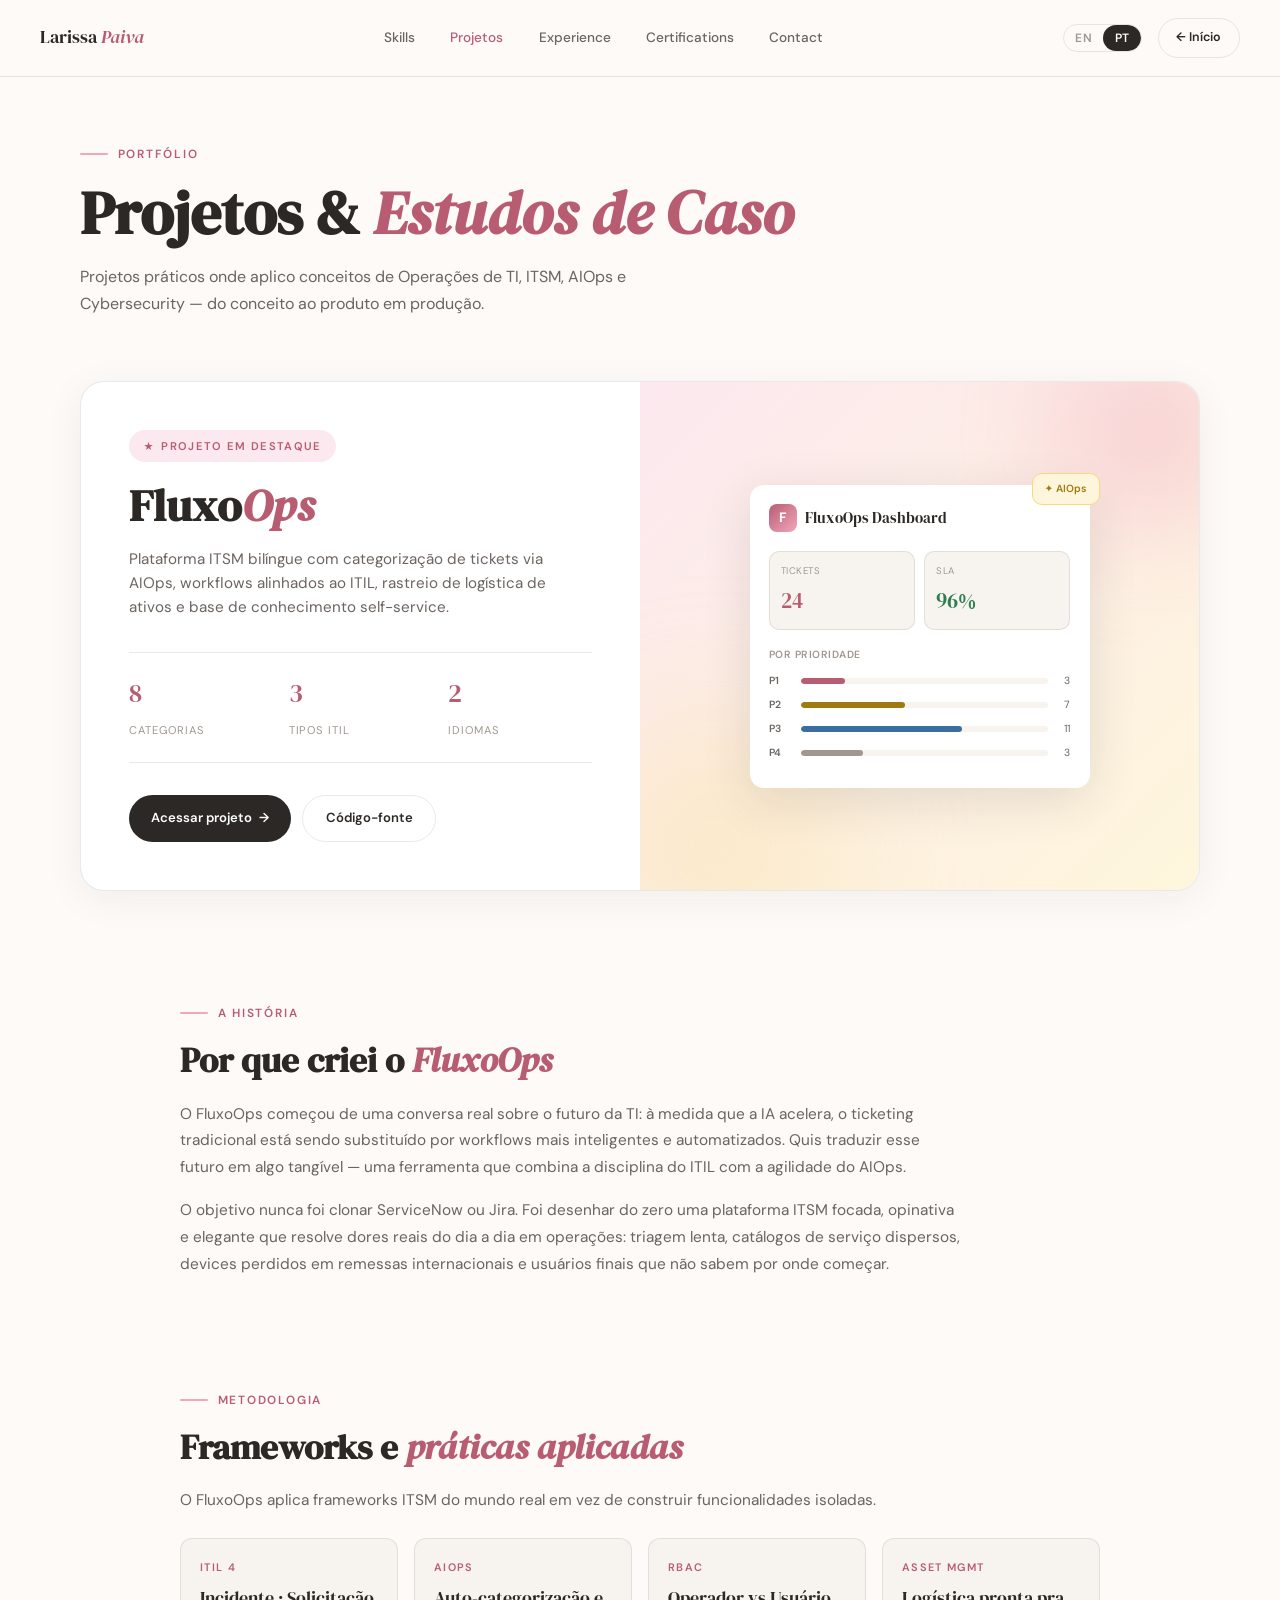
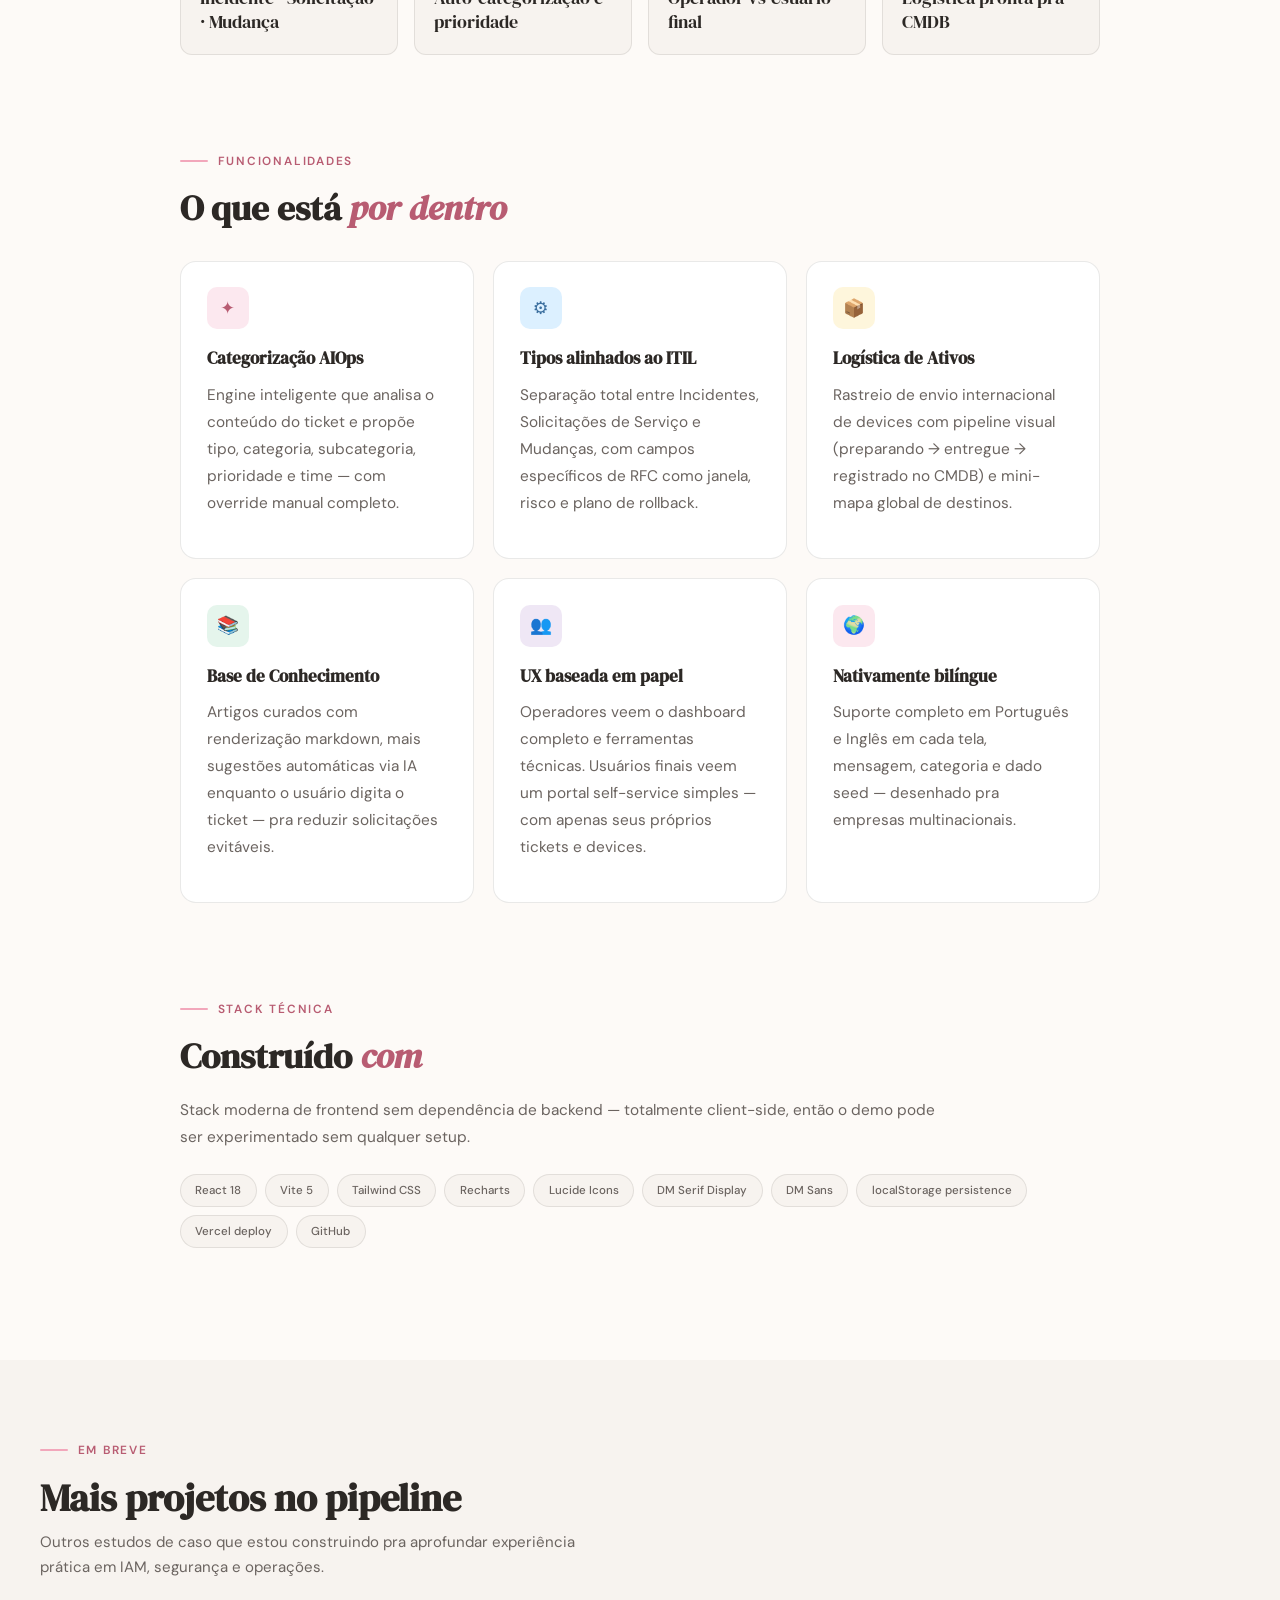
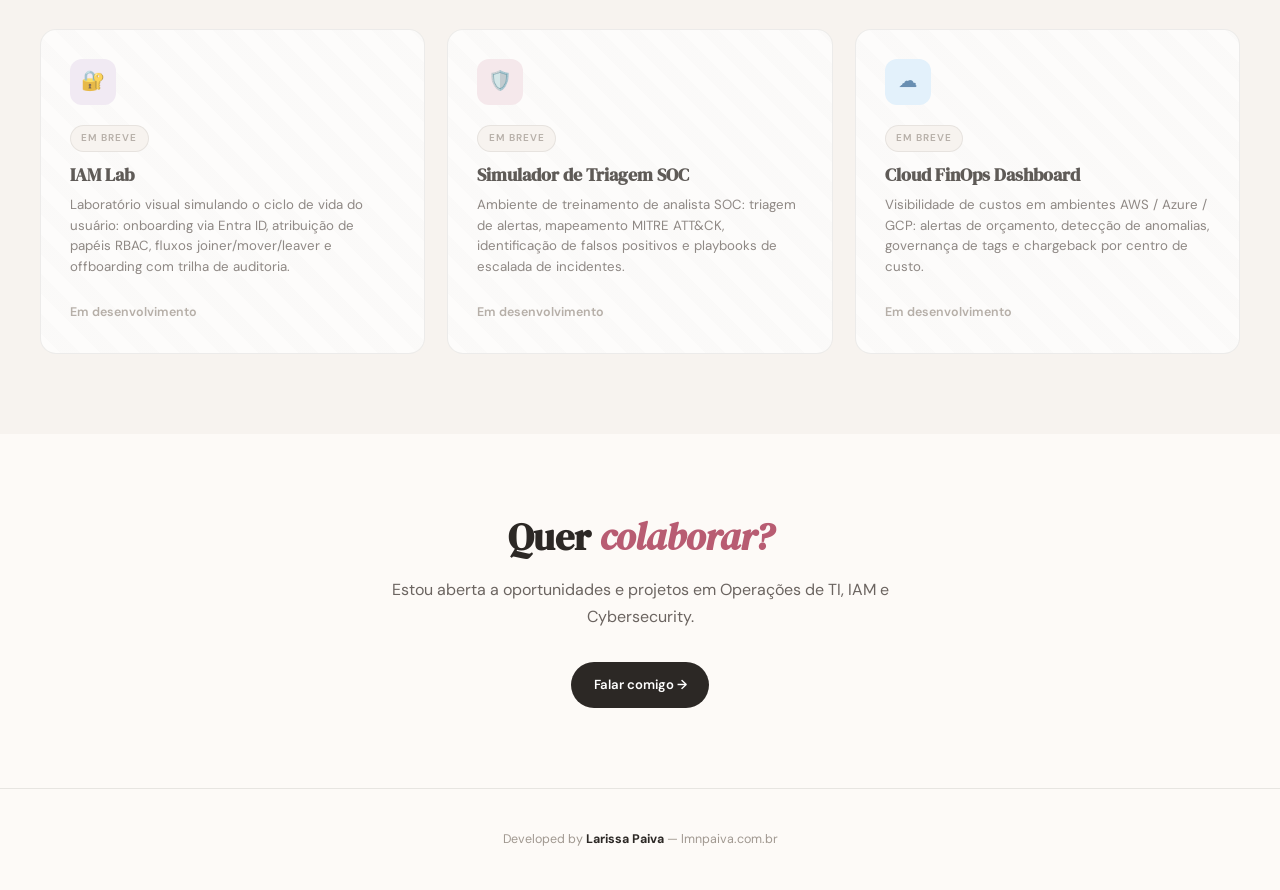
<file: projects.html>
<!DOCTYPE html>
<html lang="en">
<head>
  <meta charset="UTF-8" />
  <meta name="viewport" content="width=device-width, initial-scale=1.0" />
  <title>Larissa Paiva — Projects</title>
  <meta name="description" content="Projects portfolio — IT Operations, ITSM, AIOps and Cybersecurity by Larissa Paiva." />
  <link rel="preconnect" href="https://fonts.googleapis.com" />
  <link rel="preconnect" href="https://fonts.gstatic.com" crossorigin />
  <link href="https://fonts.googleapis.com/css2?family=DM+Serif+Display:ital@0;1&family=DM+Sans:wght@300;400;500;600;700&display=swap" rel="stylesheet" />
  <style>
    :root {
      --pink:#F2A7BB; --pink-light:#FCE8EF; --pink-dark:#B85C72;
      --yellow:#F7D97A; --yellow-light:#FEF6DC; --yellow-dark:#9E7A10;
      --blue:#93BEE8; --blue-light:#DCF0FF; --blue-dark:#3A6E9E;
      --green:#6BBF8A; --green-light:#E5F5EC; --green-dark:#2E7D52;
      --purple:#A78BFA; --purple-light:#EFE7F5; --purple-dark:#7B5BA5;
      --bg:#FDFAF7; --bg2:#F7F3EF;
      --text:#2C2825; --text-mid:#6B6460; --text-light:#A09890;
      --border:rgba(44,40,37,0.1);
      --serif:'DM Serif Display',Georgia,serif;
      --sans:'DM Sans',system-ui,sans-serif;
      --radius:16px;
    }
    * { box-sizing:border-box; margin:0; padding:0; }
    body { background:var(--bg); color:var(--text); font-family:var(--sans); font-size:16px; line-height:1.7; overflow-x:hidden; }

    /* === NAV (matches main site) === */
    nav { position:fixed; top:0; width:100%; padding:1.1rem 2.5rem; display:flex; justify-content:space-between; align-items:center; background:rgba(253,250,247,0.92); backdrop-filter:blur(12px); border-bottom:1px solid var(--border); z-index:100; gap:1rem; }
    .nav-logo { font-family:var(--serif); font-size:1.1rem; color:var(--text); white-space:nowrap; text-decoration:none; }
    .nav-logo em { color:var(--pink-dark); font-style:italic; }
    .nav-links { display:flex; gap:2.2rem; }
    .nav-links a { font-size:.85rem; font-weight:500; color:var(--text-mid); text-decoration:none; transition:color .2s; }
    .nav-links a:hover, .nav-links a.active { color:var(--pink-dark); }
    .nav-right { display:flex; align-items:center; gap:1rem; }
    .lang-toggle { display:flex; align-items:center; border:1.5px solid var(--border); border-radius:99px; overflow:hidden; }
    .lang-btn { padding:.3rem .7rem; cursor:pointer; background:transparent; border:none; font-family:var(--sans); font-size:.75rem; font-weight:600; color:var(--text-light); transition:all .2s; letter-spacing:.04em; }
    .lang-btn.active { background:var(--text); color:#fff; border-radius:99px; }
    .lang-btn:hover:not(.active) { color:var(--text); }
    .btn-back { display:inline-flex; align-items:center; gap:.4rem; font-family:var(--sans); font-size:.78rem; font-weight:600; color:var(--text); text-decoration:none; padding:.55rem 1.1rem; border-radius:99px; border:1.5px solid var(--border); transition:all .2s; }
    .btn-back:hover { border-color:var(--text); background:var(--bg2); }

    /* === PAGE HEADER === */
    .page-header { padding:9rem 2.5rem 3rem; max-width:1200px; margin:0 auto; }
    .eyebrow { display:flex; align-items:center; gap:.6rem; margin-bottom:1rem; }
    .eyebrow-line { width:28px; height:2px; background:var(--pink); border-radius:2px; }
    .eyebrow-text { font-size:.74rem; font-weight:600; letter-spacing:.15em; text-transform:uppercase; color:var(--pink-dark); }
    .page-title { font-family:var(--serif); font-size:clamp(2.5rem,5vw,3.8rem); color:var(--text); line-height:1.1; margin-bottom:1rem; }
    .page-title em { color:var(--pink-dark); font-style:italic; }
    .page-desc { font-size:1rem; color:var(--text-mid); max-width:640px; }

    /* === HERO PROJECT CARD === */
    .hero-section { max-width:1200px; margin:0 auto; padding:1rem 2.5rem 4rem; }
    .hero-card {
      background:#fff;
      border:1px solid var(--border);
      border-radius:24px;
      overflow:hidden;
      box-shadow:0 8px 40px rgba(44,40,37,.06);
      display:grid;
      grid-template-columns:1fr 1fr;
      gap:0;
    }
    .hero-card-content { padding:3rem; display:flex; flex-direction:column; justify-content:center; }
    .hero-card-tag { display:inline-flex; align-items:center; gap:.4rem; background:var(--pink-light); color:var(--pink-dark); font-size:.7rem; font-weight:600; letter-spacing:.12em; text-transform:uppercase; padding:.4rem .9rem; border-radius:99px; margin-bottom:1.2rem; align-self:flex-start; }
    .hero-card-title { font-family:var(--serif); font-size:clamp(2rem,3.5vw,3rem); color:var(--text); line-height:1.1; margin-bottom:1rem; }
    .hero-card-title em { color:var(--pink-dark); font-style:italic; }
    .hero-card-subtitle { font-size:.95rem; color:var(--text-mid); margin-bottom:2rem; line-height:1.6; }
    .hero-card-stats { display:grid; grid-template-columns:repeat(3,1fr); gap:1rem; margin-bottom:2rem; padding:1.2rem 0; border-top:1px solid var(--border); border-bottom:1px solid var(--border); }
    .hero-stat-num { font-family:var(--serif); font-size:1.6rem; color:var(--pink-dark); display:block; }
    .hero-stat-label { font-size:.7rem; color:var(--text-light); text-transform:uppercase; letter-spacing:.08em; margin-top:.2rem; }
    .hero-card-actions { display:flex; gap:.7rem; flex-wrap:wrap; }
    .btn { display:inline-flex; align-items:center; gap:.4rem; padding:.72rem 1.4rem; font-family:var(--sans); font-size:.82rem; font-weight:600; text-decoration:none; border-radius:99px; transition:all .2s; cursor:pointer; border:none; white-space:nowrap; }
    .btn-primary { background:var(--text); color:#fff; }
    .btn-primary:hover { background:var(--pink-dark); transform:translateY(-1px); }
    .btn-outline { background:transparent; color:var(--text); border:1.5px solid var(--border); }
    .btn-outline:hover { border-color:var(--text); background:var(--bg2); }
    .hero-card-visual {
      background:linear-gradient(135deg, var(--pink-light) 0%, var(--yellow-light) 100%);
      padding:3rem;
      display:flex;
      align-items:center;
      justify-content:center;
      position:relative;
      overflow:hidden;
      min-height:380px;
    }
    .hero-card-visual::before {
      content:"";
      position:absolute;
      width:200px; height:200px;
      background:var(--pink);
      border-radius:50%;
      filter:blur(60px);
      opacity:.4;
      top:-50px; right:-50px;
    }
    .hero-card-visual::after {
      content:"";
      position:absolute;
      width:250px; height:250px;
      background:var(--yellow);
      border-radius:50%;
      filter:blur(80px);
      opacity:.3;
      bottom:-80px; left:-50px;
    }
    /* ITSM Mockup illustration */
    .mockup {
      position:relative;
      width:100%;
      max-width:340px;
      background:#fff;
      border-radius:14px;
      padding:1.2rem;
      box-shadow:0 12px 50px rgba(44,40,37,.12);
      z-index:1;
    }
    .mockup-header { display:flex; align-items:center; gap:.5rem; margin-bottom:1.2rem; }
    .mockup-logo { width:28px; height:28px; border-radius:8px; background:linear-gradient(135deg,var(--pink-dark),var(--pink)); display:flex; align-items:center; justify-content:center; color:#fff; font-weight:700; font-size:.85rem; }
    .mockup-title { font-family:var(--serif); font-size:.95rem; color:var(--text); }
    .mockup-stat-grid { display:grid; grid-template-columns:1fr 1fr; gap:.6rem; margin-bottom:1rem; }
    .mockup-kpi { background:var(--bg2); border:1px solid var(--border); border-radius:10px; padding:.7rem; }
    .mockup-kpi-label { font-size:.6rem; color:var(--text-light); text-transform:uppercase; letter-spacing:.05em; margin-bottom:.2rem; }
    .mockup-kpi-value { font-family:var(--serif); font-size:1.3rem; color:var(--text); }
    .mockup-kpi.pink .mockup-kpi-value { color:var(--pink-dark); }
    .mockup-kpi.green .mockup-kpi-value { color:var(--green-dark); }
    .mockup-bar-row { display:flex; align-items:center; gap:.5rem; margin-bottom:.4rem; font-size:.65rem; }
    .mockup-bar-label { color:var(--text-mid); width:24px; font-weight:600; }
    .mockup-bar { flex:1; height:6px; background:var(--bg2); border-radius:3px; overflow:hidden; }
    .mockup-bar-fill { height:100%; border-radius:3px; }
    .mockup-bar-num { color:var(--text-mid); width:14px; text-align:right; }
    .mockup-floating-tag {
      position:absolute;
      top:-12px; right:-10px;
      background:var(--yellow-light);
      border:1.5px solid var(--yellow);
      border-radius:10px;
      padding:.4rem .7rem;
      font-size:.65rem;
      font-weight:600;
      color:var(--yellow-dark);
      z-index:2;
      animation:float 3s ease-in-out infinite;
    }
    @keyframes float { 0%,100% { transform:translateY(0); } 50% { transform:translateY(-6px); } }

    /* === STORY SECTIONS === */
    .story-section { max-width:1000px; margin:0 auto; padding:3rem 2.5rem; }
    .story-section h2 { font-family:var(--serif); font-size:clamp(1.6rem,3vw,2.2rem); color:var(--text); margin-bottom:1.2rem; line-height:1.2; }
    .story-section h2 em { color:var(--pink-dark); font-style:italic; }
    .story-section p { color:var(--text-mid); font-size:.96rem; line-height:1.75; margin-bottom:1rem; max-width:780px; }
    .story-grid { display:grid; grid-template-columns:repeat(auto-fit, minmax(280px,1fr)); gap:1.2rem; margin-top:2rem; }
    .feat-card { background:#fff; border:1px solid var(--border); border-radius:var(--radius); padding:1.6rem; transition:transform .2s, box-shadow .2s; }
    .feat-card:hover { transform:translateY(-3px); box-shadow:0 10px 30px rgba(44,40,37,.06); }
    .feat-icon { width:42px; height:42px; border-radius:10px; display:flex; align-items:center; justify-content:center; font-size:1.1rem; margin-bottom:1rem; }
    .feat-icon.pink { background:var(--pink-light); color:var(--pink-dark); }
    .feat-icon.blue { background:var(--blue-light); color:var(--blue-dark); }
    .feat-icon.yellow { background:var(--yellow-light); color:var(--yellow-dark); }
    .feat-icon.green { background:var(--green-light); color:var(--green-dark); }
    .feat-icon.purple { background:var(--purple-light); color:var(--purple-dark); }
    .feat-title { font-family:var(--serif); font-size:1.05rem; color:var(--text); margin-bottom:.5rem; }
    .feat-desc { font-size:.85rem; color:var(--text-mid); line-height:1.55; }

    /* Methodology / stack list */
    .meta-grid { display:grid; grid-template-columns:repeat(auto-fit, minmax(200px,1fr)); gap:1rem; margin-top:1.5rem; }
    .meta-card { background:var(--bg2); border:1px solid var(--border); border-radius:12px; padding:1.2rem; }
    .meta-card-label { font-size:.68rem; font-weight:600; letter-spacing:.12em; text-transform:uppercase; color:var(--pink-dark); margin-bottom:.6rem; }
    .meta-card-value { font-family:var(--serif); font-size:1.15rem; color:var(--text); line-height:1.3; }

    .tech-pills { display:flex; flex-wrap:wrap; gap:.5rem; margin-top:1.5rem; }
    .tech-pill { font-size:.72rem; font-weight:500; padding:.35rem .9rem; border-radius:99px; background:var(--bg2); color:var(--text-mid); border:1px solid var(--border); }

    /* === GRID OF FUTURE PROJECTS === */
    .future-section { background:var(--bg2); padding:5rem 2.5rem; margin-top:4rem; }
    .future-inner { max-width:1200px; margin:0 auto; }
    .future-header { margin-bottom:3rem; }
    .future-title { font-family:var(--serif); font-size:clamp(1.8rem,3vw,2.4rem); color:var(--text); margin-bottom:.6rem; line-height:1.15; }
    .future-desc { font-size:.94rem; color:var(--text-mid); max-width:560px; }
    .future-grid { display:grid; grid-template-columns:repeat(auto-fit, minmax(280px,1fr)); gap:1.4rem; }
    .future-card { background:#fff; border:1px solid var(--border); border-radius:var(--radius); padding:1.8rem; transition:transform .2s, box-shadow .2s; position:relative; overflow:hidden; }
    .future-card.coming-soon { opacity:.75; }
    .future-card.coming-soon::before {
      content:""; position:absolute; inset:0;
      background:repeating-linear-gradient(45deg, transparent, transparent 14px, rgba(44,40,37,.015) 14px, rgba(44,40,37,.015) 28px);
      pointer-events:none;
    }
    .future-card:not(.coming-soon):hover { transform:translateY(-3px); box-shadow:0 10px 30px rgba(44,40,37,.06); }
    .future-card-icon { width:46px; height:46px; border-radius:12px; display:flex; align-items:center; justify-content:center; font-size:1.2rem; margin-bottom:1.1rem; position:relative; z-index:1; }
    .future-card-tag { display:inline-block; font-size:.62rem; font-weight:600; letter-spacing:.1em; text-transform:uppercase; padding:.25rem .65rem; border-radius:99px; margin-bottom:.7rem; position:relative; z-index:1; }
    .tag-coming { background:var(--bg2); color:var(--text-light); border:1px solid var(--border); }
    .tag-live { background:var(--green-light); color:var(--green-dark); }
    .future-card-title { font-family:var(--serif); font-size:1.15rem; color:var(--text); margin-bottom:.5rem; line-height:1.3; position:relative; z-index:1; }
    .future-card-desc { font-size:.83rem; color:var(--text-mid); line-height:1.55; margin-bottom:1.2rem; position:relative; z-index:1; }
    .future-card-link { font-size:.78rem; font-weight:600; color:var(--pink-dark); text-decoration:none; display:inline-flex; align-items:center; gap:.3rem; position:relative; z-index:1; }
    .future-card-link:hover { color:var(--text); }
    .future-card.coming-soon .future-card-link { color:var(--text-light); cursor:default; }

    /* === CTA SECTION === */
    .cta-section { padding:5rem 2.5rem; text-align:center; }
    .cta-inner { max-width:600px; margin:0 auto; }
    .cta-title { font-family:var(--serif); font-size:clamp(1.8rem,3vw,2.4rem); color:var(--text); margin-bottom:1rem; line-height:1.2; }
    .cta-title em { color:var(--pink-dark); font-style:italic; }
    .cta-desc { color:var(--text-mid); margin-bottom:2rem; }

    /* === FOOTER === */
    footer { padding:2.5rem; border-top:1px solid var(--border); text-align:center; color:var(--text-light); font-size:.78rem; }
    footer strong { color:var(--text); }

    /* === RESPONSIVE === */
    @media (max-width:880px) {
      nav { padding:1rem 1.2rem; }
      .nav-links { display:none; }
      .page-header { padding:7rem 1.2rem 2rem; }
      .hero-section { padding:1rem 1.2rem 3rem; }
      .hero-card { grid-template-columns:1fr; }
      .hero-card-content, .hero-card-visual { padding:2rem; }
      .hero-card-visual { min-height:300px; }
      .story-section { padding:2.5rem 1.2rem; }
      .future-section { padding:3.5rem 1.2rem; }
      .cta-section { padding:3.5rem 1.2rem; }
    }
  </style>
</head>
<body>
  <nav>
    <a href="index.html" class="nav-logo">Larissa <em>Paiva</em></a>
    <div class="nav-links">
      <a href="index.html#skills">Skills</a>
      <a href="projects.html" class="active" data-i18n="navProjects">Projects</a>
      <a href="index.html#experience">Experience</a>
      <a href="index.html#certs">Certifications</a>
      <a href="index.html#contact">Contact</a>
    </div>
    <div class="nav-right">
      <div class="lang-toggle">
        <button class="lang-btn" data-lang="en">EN</button>
        <button class="lang-btn active" data-lang="pt">PT</button>
      </div>
      <a href="index.html" class="btn-back" data-i18n="back">← Início</a>
    </div>
  </nav>

  <header class="page-header">
    <div class="eyebrow">
      <span class="eyebrow-line"></span>
      <span class="eyebrow-text" data-i18n="eyebrow">Portfolio</span>
    </div>
    <h1 class="page-title" data-i18n="pageTitle">Projects & <em>Case Studies</em></h1>
    <p class="page-desc" data-i18n="pageDesc">Hands-on projects where I apply IT Operations, ITSM, AIOps and Cybersecurity concepts — from concept to deployed product.</p>
  </header>

  <!-- HERO PROJECT — FluxoOps -->
  <section class="hero-section">
    <div class="hero-card">
      <div class="hero-card-content">
        <div class="hero-card-tag">★ <span data-i18n="featuredProject">Featured project</span></div>
        <h2 class="hero-card-title">Fluxo<em>Ops</em></h2>
        <p class="hero-card-subtitle" data-i18n="fluxoSubtitle">A bilingual ITSM platform with AIOps-driven ticket categorization, ITIL-aligned workflows, asset logistics tracking and self-service knowledge base.</p>
        <div class="hero-card-stats">
          <div>
            <span class="hero-stat-num">8</span>
            <span class="hero-stat-label" data-i18n="statCategories">Categories</span>
          </div>
          <div>
            <span class="hero-stat-num">3</span>
            <span class="hero-stat-label" data-i18n="statItilTypes">ITIL Types</span>
          </div>
          <div>
            <span class="hero-stat-num">2</span>
            <span class="hero-stat-label" data-i18n="statLanguages">Languages</span>
          </div>
        </div>
        <div class="hero-card-actions">
          <a href="https://fluxoops.lmnpaiva.com.br" target="_blank" rel="noopener" class="btn btn-primary">
            <span data-i18n="visitLive">Visit live</span> →
          </a>
          <a href="https://github.com/larixa/fluxoops" target="_blank" rel="noopener" class="btn btn-outline">
            <span data-i18n="viewSource">Source code</span>
          </a>
        </div>
      </div>

      <!-- Stylized mockup -->
      <div class="hero-card-visual">
        <div class="mockup">
          <div class="mockup-floating-tag">✦ AIOps</div>
          <div class="mockup-header">
            <div class="mockup-logo">F</div>
            <div class="mockup-title">FluxoOps Dashboard</div>
          </div>
          <div class="mockup-stat-grid">
            <div class="mockup-kpi pink">
              <div class="mockup-kpi-label" data-i18n="mkOpen">Tickets</div>
              <div class="mockup-kpi-value">24</div>
            </div>
            <div class="mockup-kpi green">
              <div class="mockup-kpi-label" data-i18n="mkSla">SLA</div>
              <div class="mockup-kpi-value">96%</div>
            </div>
          </div>
          <div style="font-size:.65rem;color:var(--text-light);text-transform:uppercase;letter-spacing:.05em;margin-bottom:.5rem;font-weight:600;" data-i18n="mkPriority">By priority</div>
          <div class="mockup-bar-row"><span class="mockup-bar-label">P1</span><div class="mockup-bar"><div class="mockup-bar-fill" style="width:18%;background:var(--pink-dark);"></div></div><span class="mockup-bar-num">3</span></div>
          <div class="mockup-bar-row"><span class="mockup-bar-label">P2</span><div class="mockup-bar"><div class="mockup-bar-fill" style="width:42%;background:var(--yellow-dark);"></div></div><span class="mockup-bar-num">7</span></div>
          <div class="mockup-bar-row"><span class="mockup-bar-label">P3</span><div class="mockup-bar"><div class="mockup-bar-fill" style="width:65%;background:var(--blue-dark);"></div></div><span class="mockup-bar-num">11</span></div>
          <div class="mockup-bar-row"><span class="mockup-bar-label">P4</span><div class="mockup-bar"><div class="mockup-bar-fill" style="width:25%;background:var(--text-light);"></div></div><span class="mockup-bar-num">3</span></div>
        </div>
      </div>
    </div>
  </section>

  <!-- THE STORY -->
  <section class="story-section">
    <div class="eyebrow">
      <span class="eyebrow-line"></span>
      <span class="eyebrow-text" data-i18n="storyEyebrow">The story</span>
    </div>
    <h2 data-i18n="storyTitle">Why I built <em>FluxoOps</em></h2>
    <p data-i18n="storyP1">FluxoOps started from a real conversation about the future of IT: as AI accelerates, traditional ticketing is being replaced by smarter, more automated workflows. I wanted to translate this future into something tangible — a tool that combines the discipline of ITIL with the agility of AIOps.</p>
    <p data-i18n="storyP2">The goal was never to clone ServiceNow or Jira. It was to design from scratch a focused, opinionated, and elegant ITSM platform that solves the real pain points I see daily in IT operations: slow triage, scattered service catalogs, lost devices in international shipping, and end users who don't know where to start.</p>
  </section>

  <!-- METHODOLOGY -->
  <section class="story-section">
    <div class="eyebrow">
      <span class="eyebrow-line"></span>
      <span class="eyebrow-text" data-i18n="methodEyebrow">Methodology</span>
    </div>
    <h2 data-i18n="methodTitle">Frameworks & <em>practices applied</em></h2>
    <p data-i18n="methodP1">FluxoOps applies real-world ITSM frameworks rather than building features in isolation.</p>

    <div class="meta-grid">
      <div class="meta-card">
        <div class="meta-card-label">ITIL 4</div>
        <div class="meta-card-value" data-i18n="metaItil">Incident · Service Request · Change</div>
      </div>
      <div class="meta-card">
        <div class="meta-card-label">AIOps</div>
        <div class="meta-card-value" data-i18n="metaAiops">Auto-categorization & priority</div>
      </div>
      <div class="meta-card">
        <div class="meta-card-label">RBAC</div>
        <div class="meta-card-value" data-i18n="metaRbac">Operator vs End-user roles</div>
      </div>
      <div class="meta-card">
        <div class="meta-card-label">Asset Mgmt</div>
        <div class="meta-card-value" data-i18n="metaAsset">CMDB-ready logistics</div>
      </div>
    </div>
  </section>

  <!-- KEY FEATURES -->
  <section class="story-section">
    <div class="eyebrow">
      <span class="eyebrow-line"></span>
      <span class="eyebrow-text" data-i18n="featEyebrow">Key features</span>
    </div>
    <h2 data-i18n="featTitle">What's <em>inside</em></h2>

    <div class="story-grid">
      <div class="feat-card">
        <div class="feat-icon pink">✦</div>
        <h3 class="feat-title" data-i18n="feat1Title">AIOps Categorization</h3>
        <p class="feat-desc" data-i18n="feat1Desc">Smart engine that analyzes ticket content and proposes type, category, sub-category, priority and team — with full manual override.</p>
      </div>
      <div class="feat-card">
        <div class="feat-icon blue">⚙</div>
        <h3 class="feat-title" data-i18n="feat2Title">ITIL-aligned types</h3>
        <p class="feat-desc" data-i18n="feat2Desc">Full separation of Incidents, Service Requests and Changes, with RFC-specific fields like change window, risk and rollback plan.</p>
      </div>
      <div class="feat-card">
        <div class="feat-icon yellow">📦</div>
        <h3 class="feat-title" data-i18n="feat3Title">Asset Logistics</h3>
        <p class="feat-desc" data-i18n="feat3Desc">Track international device shipping with a visual pipeline (preparing → delivered → registered in CMDB) and a global destinations mini-map.</p>
      </div>
      <div class="feat-card">
        <div class="feat-icon green">📚</div>
        <h3 class="feat-title" data-i18n="feat4Title">Knowledge Base</h3>
        <p class="feat-desc" data-i18n="feat4Desc">Curated articles with markdown rendering, plus live AI-driven suggestions while users type their tickets — to deflect avoidable requests.</p>
      </div>
      <div class="feat-card">
        <div class="feat-icon purple">👥</div>
        <h3 class="feat-title" data-i18n="feat5Title">Role-based UX</h3>
        <p class="feat-desc" data-i18n="feat5Desc">Operators see the full ops dashboard and tools. End users see a simple self-service portal — with their own tickets and devices only.</p>
      </div>
      <div class="feat-card">
        <div class="feat-icon pink">🌍</div>
        <h3 class="feat-title" data-i18n="feat6Title">Bilingual native</h3>
        <p class="feat-desc" data-i18n="feat6Desc">Full English + Portuguese support across every screen, message, category and seed data — designed for multinational companies.</p>
      </div>
    </div>
  </section>

  <!-- TECH STACK -->
  <section class="story-section">
    <div class="eyebrow">
      <span class="eyebrow-line"></span>
      <span class="eyebrow-text" data-i18n="stackEyebrow">Tech stack</span>
    </div>
    <h2 data-i18n="stackTitle">Built <em>with</em></h2>
    <p data-i18n="stackP1">Modern frontend stack with no backend dependency — fully client-side so the demo can be experienced without any setup.</p>

    <div class="tech-pills">
      <span class="tech-pill">React 18</span>
      <span class="tech-pill">Vite 5</span>
      <span class="tech-pill">Tailwind CSS</span>
      <span class="tech-pill">Recharts</span>
      <span class="tech-pill">Lucide Icons</span>
      <span class="tech-pill">DM Serif Display</span>
      <span class="tech-pill">DM Sans</span>
      <span class="tech-pill">localStorage persistence</span>
      <span class="tech-pill">Vercel deploy</span>
      <span class="tech-pill">GitHub</span>
    </div>
  </section>

  <!-- FUTURE PROJECTS GRID -->
  <section class="future-section">
    <div class="future-inner">
      <div class="future-header">
        <div class="eyebrow">
          <span class="eyebrow-line"></span>
          <span class="eyebrow-text" data-i18n="futureEyebrow">Coming next</span>
        </div>
        <h2 class="future-title" data-i18n="futureTitle">More projects in the pipeline</h2>
        <p class="future-desc" data-i18n="futureDesc">Other case studies I'm building to deepen practical experience across IAM, security and operations.</p>
      </div>

      <div class="future-grid">
        <div class="future-card coming-soon">
          <div class="future-card-icon" style="background:var(--purple-light);color:var(--purple-dark);">🔐</div>
          <span class="future-card-tag tag-coming" data-i18n="comingSoon">Coming soon</span>
          <h3 class="future-card-title" data-i18n="proj2Title">IAM Lab</h3>
          <p class="future-card-desc" data-i18n="proj2Desc">Visual lab simulating user lifecycle: onboarding via Entra ID, RBAC role assignment, joiner/mover/leaver workflows and offboarding with audit trail.</p>
          <span class="future-card-link" data-i18n="inDevelopment">In development</span>
        </div>

        <div class="future-card coming-soon">
          <div class="future-card-icon" style="background:#F5E5EA;color:#8B2845;">🛡️</div>
          <span class="future-card-tag tag-coming" data-i18n="comingSoon">Coming soon</span>
          <h3 class="future-card-title" data-i18n="proj3Title">SOC Triage Simulator</h3>
          <p class="future-card-desc" data-i18n="proj3Desc">SOC analyst training environment: alert triage, MITRE ATT&CK mapping, false-positive identification and incident escalation playbooks.</p>
          <span class="future-card-link" data-i18n="inDevelopment">In development</span>
        </div>

        <div class="future-card coming-soon">
          <div class="future-card-icon" style="background:var(--blue-light);color:var(--blue-dark);">☁️</div>
          <span class="future-card-tag tag-coming" data-i18n="comingSoon">Coming soon</span>
          <h3 class="future-card-title" data-i18n="proj4Title">Cloud FinOps Dashboard</h3>
          <p class="future-card-desc" data-i18n="proj4Desc">Cost visibility for AWS / Azure / GCP environments: budget alerts, anomaly detection, tag governance and chargeback by cost center.</p>
          <span class="future-card-link" data-i18n="inDevelopment">In development</span>
        </div>
      </div>
    </div>
  </section>

  <!-- CTA -->
  <section class="cta-section">
    <div class="cta-inner">
      <h2 class="cta-title" data-i18n="ctaTitle">Want to <em>collaborate?</em></h2>
      <p class="cta-desc" data-i18n="ctaDesc">I'm open to opportunities and projects in IT Operations, IAM and Cybersecurity.</p>
      <a href="index.html#contact" class="btn btn-primary" data-i18n="ctaBtn">Get in touch →</a>
    </div>
  </section>

  <footer>
    Developed by <strong>Larissa Paiva</strong> — lmnpaiva.com.br
  </footer>

  <script>
    /* === I18N === */
    const i18n = {
      en: {
        navProjects: "Projects",
        back: "← Home",
        eyebrow: "Portfolio",
        pageTitle: 'Projects & <em>Case Studies</em>',
        pageDesc: "Hands-on projects where I apply IT Operations, ITSM, AIOps and Cybersecurity concepts — from concept to deployed product.",
        featuredProject: "Featured project",
        fluxoSubtitle: "A bilingual ITSM platform with AIOps-driven ticket categorization, ITIL-aligned workflows, asset logistics tracking and self-service knowledge base.",
        statCategories: "Categories",
        statItilTypes: "ITIL Types",
        statLanguages: "Languages",
        visitLive: "Visit live",
        viewSource: "Source code",
        mkOpen: "Tickets",
        mkSla: "SLA",
        mkPriority: "By priority",
        storyEyebrow: "The story",
        storyTitle: 'Why I built <em>FluxoOps</em>',
        storyP1: "FluxoOps started from a real conversation about the future of IT: as AI accelerates, traditional ticketing is being replaced by smarter, more automated workflows. I wanted to translate this future into something tangible — a tool that combines the discipline of ITIL with the agility of AIOps.",
        storyP2: "The goal was never to clone ServiceNow or Jira. It was to design from scratch a focused, opinionated, and elegant ITSM platform that solves the real pain points I see daily in IT operations: slow triage, scattered service catalogs, lost devices in international shipping, and end users who don't know where to start.",
        methodEyebrow: "Methodology",
        methodTitle: 'Frameworks & <em>practices applied</em>',
        methodP1: "FluxoOps applies real-world ITSM frameworks rather than building features in isolation.",
        metaItil: "Incident · Service Request · Change",
        metaAiops: "Auto-categorization & priority",
        metaRbac: "Operator vs End-user roles",
        metaAsset: "CMDB-ready logistics",
        featEyebrow: "Key features",
        featTitle: "What's <em>inside</em>",
        feat1Title: "AIOps Categorization",
        feat1Desc: "Smart engine that analyzes ticket content and proposes type, category, sub-category, priority and team — with full manual override.",
        feat2Title: "ITIL-aligned types",
        feat2Desc: "Full separation of Incidents, Service Requests and Changes, with RFC-specific fields like change window, risk and rollback plan.",
        feat3Title: "Asset Logistics",
        feat3Desc: "Track international device shipping with a visual pipeline (preparing → delivered → registered in CMDB) and a global destinations mini-map.",
        feat4Title: "Knowledge Base",
        feat4Desc: "Curated articles with markdown rendering, plus live AI-driven suggestions while users type their tickets — to deflect avoidable requests.",
        feat5Title: "Role-based UX",
        feat5Desc: "Operators see the full ops dashboard and tools. End users see a simple self-service portal — with their own tickets and devices only.",
        feat6Title: "Bilingual native",
        feat6Desc: "Full English + Portuguese support across every screen, message, category and seed data — designed for multinational companies.",
        stackEyebrow: "Tech stack",
        stackTitle: 'Built <em>with</em>',
        stackP1: "Modern frontend stack with no backend dependency — fully client-side so the demo can be experienced without any setup.",
        futureEyebrow: "Coming next",
        futureTitle: "More projects in the pipeline",
        futureDesc: "Other case studies I'm building to deepen practical experience across IAM, security and operations.",
        comingSoon: "Coming soon",
        proj2Title: "IAM Lab",
        proj2Desc: "Visual lab simulating user lifecycle: onboarding via Entra ID, RBAC role assignment, joiner/mover/leaver workflows and offboarding with audit trail.",
        proj3Title: "SOC Triage Simulator",
        proj3Desc: "SOC analyst training environment: alert triage, MITRE ATT&CK mapping, false-positive identification and incident escalation playbooks.",
        proj4Title: "Cloud FinOps Dashboard",
        proj4Desc: "Cost visibility for AWS / Azure / GCP environments: budget alerts, anomaly detection, tag governance and chargeback by cost center.",
        inDevelopment: "In development",
        ctaTitle: 'Want to <em>collaborate?</em>',
        ctaDesc: "I'm open to opportunities and projects in IT Operations, IAM and Cybersecurity.",
        ctaBtn: "Get in touch →",
      },
      pt: {
        navProjects: "Projetos",
        back: "← Início",
        eyebrow: "Portfólio",
        pageTitle: 'Projetos & <em>Estudos de Caso</em>',
        pageDesc: "Projetos práticos onde aplico conceitos de Operações de TI, ITSM, AIOps e Cybersecurity — do conceito ao produto em produção.",
        featuredProject: "Projeto em destaque",
        fluxoSubtitle: "Plataforma ITSM bilíngue com categorização de tickets via AIOps, workflows alinhados ao ITIL, rastreio de logística de ativos e base de conhecimento self-service.",
        statCategories: "Categorias",
        statItilTypes: "Tipos ITIL",
        statLanguages: "Idiomas",
        visitLive: "Acessar projeto",
        viewSource: "Código-fonte",
        mkOpen: "Tickets",
        mkSla: "SLA",
        mkPriority: "Por prioridade",
        storyEyebrow: "A história",
        storyTitle: 'Por que criei o <em>FluxoOps</em>',
        storyP1: "O FluxoOps começou de uma conversa real sobre o futuro da TI: à medida que a IA acelera, o ticketing tradicional está sendo substituído por workflows mais inteligentes e automatizados. Quis traduzir esse futuro em algo tangível — uma ferramenta que combina a disciplina do ITIL com a agilidade do AIOps.",
        storyP2: "O objetivo nunca foi clonar ServiceNow ou Jira. Foi desenhar do zero uma plataforma ITSM focada, opinativa e elegante que resolve dores reais do dia a dia em operações: triagem lenta, catálogos de serviço dispersos, devices perdidos em remessas internacionais e usuários finais que não sabem por onde começar.",
        methodEyebrow: "Metodologia",
        methodTitle: 'Frameworks e <em>práticas aplicadas</em>',
        methodP1: "O FluxoOps aplica frameworks ITSM do mundo real em vez de construir funcionalidades isoladas.",
        metaItil: "Incidente · Solicitação · Mudança",
        metaAiops: "Auto-categorização e prioridade",
        metaRbac: "Operador vs Usuário final",
        metaAsset: "Logística pronta pra CMDB",
        featEyebrow: "Funcionalidades",
        featTitle: 'O que está <em>por dentro</em>',
        feat1Title: "Categorização AIOps",
        feat1Desc: "Engine inteligente que analisa o conteúdo do ticket e propõe tipo, categoria, subcategoria, prioridade e time — com override manual completo.",
        feat2Title: "Tipos alinhados ao ITIL",
        feat2Desc: "Separação total entre Incidentes, Solicitações de Serviço e Mudanças, com campos específicos de RFC como janela, risco e plano de rollback.",
        feat3Title: "Logística de Ativos",
        feat3Desc: "Rastreio de envio internacional de devices com pipeline visual (preparando → entregue → registrado no CMDB) e mini-mapa global de destinos.",
        feat4Title: "Base de Conhecimento",
        feat4Desc: "Artigos curados com renderização markdown, mais sugestões automáticas via IA enquanto o usuário digita o ticket — pra reduzir solicitações evitáveis.",
        feat5Title: "UX baseada em papel",
        feat5Desc: "Operadores veem o dashboard completo e ferramentas técnicas. Usuários finais veem um portal self-service simples — com apenas seus próprios tickets e devices.",
        feat6Title: "Nativamente bilíngue",
        feat6Desc: "Suporte completo em Português e Inglês em cada tela, mensagem, categoria e dado seed — desenhado pra empresas multinacionais.",
        stackEyebrow: "Stack técnica",
        stackTitle: 'Construído <em>com</em>',
        stackP1: "Stack moderna de frontend sem dependência de backend — totalmente client-side, então o demo pode ser experimentado sem qualquer setup.",
        futureEyebrow: "Em breve",
        futureTitle: "Mais projetos no pipeline",
        futureDesc: "Outros estudos de caso que estou construindo pra aprofundar experiência prática em IAM, segurança e operações.",
        comingSoon: "Em breve",
        proj2Title: "IAM Lab",
        proj2Desc: "Laboratório visual simulando o ciclo de vida do usuário: onboarding via Entra ID, atribuição de papéis RBAC, fluxos joiner/mover/leaver e offboarding com trilha de auditoria.",
        proj3Title: "Simulador de Triagem SOC",
        proj3Desc: "Ambiente de treinamento de analista SOC: triagem de alertas, mapeamento MITRE ATT&CK, identificação de falsos positivos e playbooks de escalada de incidentes.",
        proj4Title: "Cloud FinOps Dashboard",
        proj4Desc: "Visibilidade de custos em ambientes AWS / Azure / GCP: alertas de orçamento, detecção de anomalias, governança de tags e chargeback por centro de custo.",
        inDevelopment: "Em desenvolvimento",
        ctaTitle: 'Quer <em>colaborar?</em>',
        ctaDesc: "Estou aberta a oportunidades e projetos em Operações de TI, IAM e Cybersecurity.",
        ctaBtn: "Falar comigo →",
      }
    };

    const LANG_KEY = "lmnpaiva-lang";
    let currentLang = localStorage.getItem(LANG_KEY) || "pt";

    function applyLang(lang) {
      currentLang = lang;
      localStorage.setItem(LANG_KEY, lang);
      document.documentElement.lang = lang === "pt" ? "pt-BR" : "en";
      document.querySelectorAll("[data-i18n]").forEach((el) => {
        const key = el.getAttribute("data-i18n");
        if (i18n[lang][key]) el.innerHTML = i18n[lang][key];
      });
      document.querySelectorAll(".lang-btn").forEach((btn) => {
        btn.classList.toggle("active", btn.dataset.lang === lang);
      });
    }

    document.querySelectorAll(".lang-btn").forEach((btn) => {
      btn.addEventListener("click", () => applyLang(btn.dataset.lang));
    });

    applyLang(currentLang);
  </script>
</body>
</html>
</file>
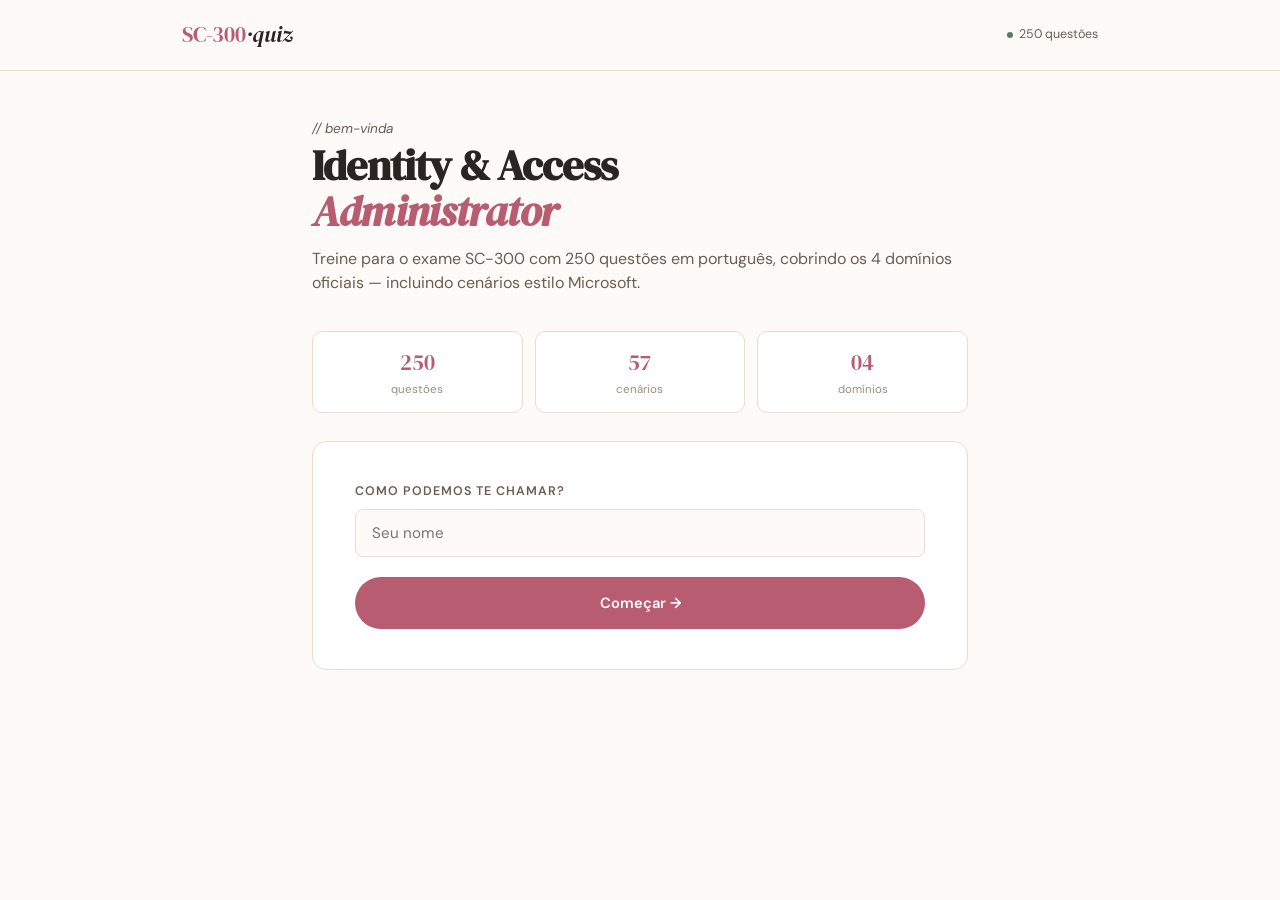
<file: quiz150sc300.html>
<!DOCTYPE html>
<html lang="pt-BR">
<head>
<meta charset="UTF-8">
<meta name="viewport" content="width=device-width, initial-scale=1.0">
<title>SC-300 · Quiz · Identity & Access Administrator</title>
<link rel="preconnect" href="https://fonts.googleapis.com">
<link rel="preconnect" href="https://fonts.gstatic.com" crossorigin>
<link href="https://fonts.googleapis.com/css2?family=DM+Sans:wght@400;500;600;700&family=DM+Serif+Display:ital@0;1&display=swap" rel="stylesheet">
<style>
  :root {
    --pink: #B85C72;
    --pink-soft: #d9889c;
    --pink-bg: #f5e6ea;
    --blue: #3A6E9E;
    --blue-soft: #6991b8;
    --blue-bg: #e6eef5;
    --yellow: #9E7A10;
    --yellow-soft: #c19a32;
    --yellow-bg: #f5edd6;
    --bg: #FDFAF7;
    --bg-soft: #f7f1ea;
    --card: #ffffff;
    --border: #e8ddd2;
    --border-soft: #f0e7dc;
    --ink: #2a2520;
    --ink-soft: #6b5d52;
    --ink-light: #9e8e80;
    --green: #5a7c5a;
    --green-bg: #e6ede6;
    --red: #b85c5c;
    --red-bg: #f5e6e6;
  }
  * { box-sizing: border-box; margin: 0; padding: 0; }
  html { scroll-behavior: smooth; }
  body {
    background: var(--bg);
    color: var(--ink);
    font-family: 'DM Sans', sans-serif;
    min-height: 100vh;
    line-height: 1.5;
    -webkit-font-smoothing: antialiased;
  }
  .serif { font-family: 'DM Serif Display', serif; font-weight: 400; }
  .italic { font-style: italic; }

  /* ── HEADER ─────────────────────────────────────────────── */
  .topbar {
    border-bottom: 1px solid var(--border);
    background: var(--bg);
    position: sticky; top: 0; z-index: 50;
  }
  .topbar-inner {
    max-width: 980px; margin: 0 auto;
    padding: 18px 32px;
    display: flex; align-items: center; gap: 16px;
  }
  .topbar-mark {
    font-family: 'DM Serif Display', serif;
    font-size: 1.4rem; color: var(--pink);
    letter-spacing: -.01em;
  }
  .topbar-mark span { color: var(--ink); font-style: italic; }
  .topbar-meta {
    margin-left: auto; display: flex; gap: 18px; align-items: center;
    font-size: 0.78rem; color: var(--ink-soft);
  }
  .topbar-meta .dot { width: 6px; height: 6px; border-radius: 50%; background: var(--green); display: inline-block; margin-right: 6px; }

  /* ── CONTAINER ──────────────────────────────────────────── */
  .screen { display: none; }
  .screen.active { display: block; animation: fadeIn .35s ease; }
  @keyframes fadeIn { from { opacity: 0; transform: translateY(8px); } to { opacity: 1; transform: translateY(0); } }
  .wrap { max-width: 720px; margin: 0 auto; padding: 48px 32px 80px; }
  .wrap-wide { max-width: 880px; margin: 0 auto; padding: 48px 32px 80px; }

  /* ── HERO TITLE ────────────────────────────────────────── */
  .hero-title {
    font-family: 'DM Serif Display', serif;
    font-size: 2.6rem; line-height: 1.1;
    letter-spacing: -.02em; margin-bottom: 12px;
  }
  .hero-title em { color: var(--pink); font-style: italic; }
  .hero-sub { color: var(--ink-soft); font-size: 1rem; margin-bottom: 36px; }

  /* ── REGISTER ───────────────────────────────────────────── */
  .register-card {
    background: var(--card);
    border: 1px solid var(--border);
    border-radius: 14px;
    padding: 40px 42px;
    margin-top: 16px;
  }
  .input-block { margin-bottom: 20px; }
  .input-block label {
    display: block;
    font-size: 0.78rem; font-weight: 600;
    color: var(--ink-soft); margin-bottom: 8px;
    text-transform: uppercase; letter-spacing: .08em;
  }
  .input-text {
    width: 100%; padding: 13px 16px;
    background: var(--bg); border: 1px solid var(--border);
    border-radius: 8px; color: var(--ink);
    font-family: 'DM Sans', sans-serif; font-size: 0.95rem;
    outline: none; transition: border-color .2s, background .2s;
  }
  .input-text:focus { border-color: var(--pink); background: #fff; }

  .stats-row {
    display: grid; grid-template-columns: repeat(3, 1fr); gap: 12px;
    margin-bottom: 28px;
  }
  .stat-mini {
    background: var(--card); border: 1px solid var(--border);
    padding: 14px 16px; border-radius: 10px; text-align: center;
  }
  .stat-mini .v { font-family: 'DM Serif Display', serif; font-size: 1.4rem; color: var(--pink); }
  .stat-mini .l { font-size: 0.72rem; color: var(--ink-light); margin-top: 2px; }

  /* ── BUTTONS ────────────────────────────────────────────── */
  .btn {
    padding: 13px 26px; border-radius: 999px;
    font-family: 'DM Sans', sans-serif; font-size: 0.92rem; font-weight: 600;
    border: 1px solid transparent; cursor: pointer;
    transition: all .2s; display: inline-flex; align-items: center; gap: 8px;
  }
  .btn-primary { background: var(--pink); color: #fff; }
  .btn-primary:hover { background: #a04f63; transform: translateY(-1px); }
  .btn-primary:active { transform: translateY(0); }
  .btn-primary:disabled { background: var(--ink-light); cursor: not-allowed; transform: none; }
  .btn-secondary { background: transparent; color: var(--ink); border-color: var(--border); }
  .btn-secondary:hover { border-color: var(--pink); color: var(--pink); }
  .btn-tertiary { background: transparent; color: var(--ink-soft); font-weight: 500; }
  .btn-tertiary:hover { color: var(--pink); }
  .btn-block { width: 100%; justify-content: center; padding: 15px; }

  /* ── SETUP ──────────────────────────────────────────────── */
  .welcome-line { font-size: 0.85rem; color: var(--ink-soft); margin-bottom: 4px; font-style: italic; }
  .section-block { margin-bottom: 38px; }
  .section-head {
    display: flex; align-items: baseline; justify-content: space-between;
    margin-bottom: 14px;
  }
  .section-head h3 {
    font-family: 'DM Serif Display', serif;
    font-size: 1.35rem; color: var(--ink);
    letter-spacing: -.01em;
  }
  .section-head .hint { font-size: 0.8rem; color: var(--ink-light); }

  .mode-row {
    display: grid; grid-template-columns: 1fr 1fr; gap: 14px;
  }
  .mode-card {
    background: var(--card); border: 1px solid var(--border);
    border-radius: 12px; padding: 22px 20px; cursor: pointer;
    transition: all .2s; position: relative;
  }
  .mode-card:hover { border-color: var(--pink-soft); transform: translateY(-2px); }
  .mode-card.selected { border-color: var(--pink); background: #fffafb; box-shadow: 0 4px 24px rgba(184,92,114,0.08); }
  .mode-card .mode-icon {
    font-family: 'DM Serif Display', serif; font-size: 1.5rem;
    color: var(--blue); margin-bottom: 8px; font-style: italic;
  }
  .mode-card.selected .mode-icon { color: var(--pink); }
  .mode-card .mode-name { font-weight: 600; font-size: 1.02rem; margin-bottom: 6px; }
  .mode-card .mode-desc { font-size: 0.82rem; color: var(--ink-soft); line-height: 1.55; }
  .mode-tag {
    position: absolute; top: 16px; right: 16px;
    font-size: 0.68rem; color: var(--ink-light);
    text-transform: uppercase; letter-spacing: .1em;
  }

  /* domains */
  .domain-grid { display: grid; grid-template-columns: 1fr 1fr; gap: 10px; }
  .domain-tile {
    background: var(--card); border: 1px solid var(--border);
    padding: 14px 16px; border-radius: 10px; cursor: pointer;
    transition: all .2s; display: flex; align-items: center; gap: 12px;
  }
  .domain-tile:hover { border-color: var(--blue-soft); }
  .domain-tile.selected { border-color: var(--blue); background: var(--blue-bg); }
  .domain-tile .dchk {
    width: 18px; height: 18px; border-radius: 5px; border: 1.5px solid var(--border);
    flex-shrink: 0; display: flex; align-items: center; justify-content: center;
    font-size: 0.7rem; color: #fff; background: transparent;
    transition: all .2s;
  }
  .domain-tile.selected .dchk { background: var(--blue); border-color: var(--blue); }
  .domain-tile .dname { font-size: 0.84rem; font-weight: 500; flex: 1; }
  .domain-tile .dcount {
    font-size: 0.72rem; color: var(--ink-light);
    font-variant-numeric: tabular-nums;
  }
  .domain-actions { display: flex; gap: 10px; margin-top: 12px; }

  /* diff & count */
  .opts-row { display: grid; grid-template-columns: 1fr 1fr; gap: 36px; }
  .pill-row { display: flex; flex-wrap: wrap; gap: 8px; }
  .pill {
    padding: 7px 16px; border-radius: 999px;
    font-size: 0.82rem; font-weight: 500;
    border: 1px solid var(--border); background: var(--card);
    cursor: pointer; transition: all .2s; color: var(--ink-soft);
  }
  .pill:hover { border-color: var(--ink-light); }
  .pill.selected.all { border-color: var(--ink); background: var(--ink); color: #fff; }
  .pill.selected.easy { border-color: var(--green); background: var(--green); color: #fff; }
  .pill.selected.medium { border-color: var(--yellow); background: var(--yellow); color: #fff; }
  .pill.selected.hard { border-color: var(--pink); background: var(--pink); color: #fff; }

  .count-display {
    font-family: 'DM Serif Display', serif;
    font-size: 2.6rem; color: var(--pink);
    line-height: 1; margin-bottom: 4px;
  }
  .count-display em { font-style: italic; color: var(--blue); }
  .count-sub { font-size: 0.78rem; color: var(--ink-light); margin-bottom: 12px; }
  .count-slider {
    width: 100%; appearance: none; height: 3px; border-radius: 2px;
    background: var(--border); outline: none; cursor: pointer;
  }
  .count-slider::-webkit-slider-thumb {
    appearance: none; width: 18px; height: 18px; border-radius: 50%;
    background: var(--pink); cursor: pointer;
    box-shadow: 0 2px 8px rgba(184,92,114,0.3);
  }
  .count-slider::-moz-range-thumb {
    width: 18px; height: 18px; border-radius: 50%;
    background: var(--pink); cursor: pointer; border: 0;
  }

  /* errors review banner */
  .errors-banner {
    background: var(--yellow-bg); border-left: 3px solid var(--yellow);
    padding: 14px 18px; border-radius: 0 8px 8px 0; margin-bottom: 24px;
    display: flex; justify-content: space-between; align-items: center;
    font-size: 0.85rem;
  }
  .errors-banner strong { color: var(--yellow); }
  .errors-banner button {
    background: var(--yellow); color: #fff; border: none; padding: 6px 14px;
    border-radius: 999px; font-size: 0.78rem; font-weight: 600; cursor: pointer;
    font-family: 'DM Sans', sans-serif;
  }

  /* ── QUIZ ─────────────────────────────────────────────── */
  .quiz-top {
    display: flex; align-items: center; gap: 18px;
    padding: 20px 0 28px; flex-wrap: wrap;
  }
  .quiz-prog { flex: 1; min-width: 180px; }
  .quiz-prog-label {
    display: flex; justify-content: space-between;
    font-size: 0.76rem; color: var(--ink-soft); margin-bottom: 6px;
    font-variant-numeric: tabular-nums;
  }
  .quiz-prog-bar { height: 3px; background: var(--border); border-radius: 2px; overflow: hidden; }
  .quiz-prog-fill {
    height: 100%; background: linear-gradient(90deg, var(--pink), var(--blue));
    border-radius: 2px; transition: width .5s ease;
  }
  .quiz-chips { display: flex; gap: 8px; flex-wrap: wrap; }
  .chip {
    padding: 5px 12px; border-radius: 999px; font-size: 0.74rem; font-weight: 500;
    font-variant-numeric: tabular-nums; display: flex; align-items: center; gap: 5px;
  }
  .chip.green { background: var(--green-bg); color: var(--green); }
  .chip.red { background: var(--red-bg); color: var(--red); }
  .chip.blue { background: var(--blue-bg); color: var(--blue); }
  .chip.yellow { background: var(--yellow-bg); color: var(--yellow); }

  .quiz-exit {
    background: transparent; border: 1px solid var(--border);
    padding: 6px 14px; border-radius: 999px;
    font-size: 0.75rem; color: var(--ink-soft);
    cursor: pointer; transition: all .2s;
    font-family: 'DM Sans', sans-serif;
  }
  .quiz-exit:hover { border-color: var(--red); color: var(--red); }

  /* cert mode banner */
  .cert-banner {
    background: var(--blue-bg); border-left: 3px solid var(--blue);
    padding: 12px 18px; border-radius: 0 8px 8px 0; margin-bottom: 16px;
    font-size: 0.82rem; color: var(--blue);
    display: flex; align-items: center; gap: 10px;
  }
  .cert-banner strong { font-weight: 600; }

  /* question card */
  .q-card {
    background: var(--card); border: 1px solid var(--border);
    border-radius: 14px; padding: 32px 36px;
    box-shadow: 0 2px 12px rgba(0,0,0,0.02);
  }
  .q-meta {
    display: flex; gap: 10px; align-items: center; margin-bottom: 18px;
    flex-wrap: wrap;
  }
  .q-tag {
    padding: 3px 10px; border-radius: 999px; font-size: 0.7rem; font-weight: 600;
    letter-spacing: .02em;
  }
  .q-tag.num { background: var(--bg-soft); color: var(--ink-soft); font-variant-numeric: tabular-nums; }
  .q-tag.domain { background: var(--blue-bg); color: var(--blue); }
  .q-tag.easy { background: var(--green-bg); color: var(--green); }
  .q-tag.medium { background: var(--yellow-bg); color: var(--yellow); }
  .q-tag.hard { background: var(--pink-bg); color: var(--pink); }
  .q-tag.scenario { background: var(--bg-soft); color: var(--ink-soft); }
  .q-flag {
    margin-left: auto; background: transparent; border: 1px solid var(--border);
    width: 30px; height: 30px; border-radius: 50%; cursor: pointer;
    display: flex; align-items: center; justify-content: center;
    font-size: 0.85rem; transition: all .2s;
  }
  .q-flag:hover { border-color: var(--yellow); }
  .q-flag.flagged { background: var(--yellow); border-color: var(--yellow); color: #fff; }

  .q-scenario {
    background: var(--blue-bg); border-left: 3px solid var(--blue);
    padding: 16px 18px; border-radius: 0 8px 8px 0; margin-bottom: 20px;
    font-size: 0.88rem; line-height: 1.65; color: var(--ink);
  }
  .q-scenario strong { color: var(--blue); font-weight: 600; }

  .q-text {
    font-family: 'DM Serif Display', serif;
    font-size: 1.3rem; line-height: 1.4; color: var(--ink);
    letter-spacing: -.01em; margin-bottom: 24px;
  }

  .options { display: flex; flex-direction: column; gap: 10px; }
  .option {
    display: flex; align-items: flex-start; gap: 14px;
    background: var(--bg); border: 1.5px solid var(--border);
    border-radius: 10px; padding: 14px 16px; cursor: pointer;
    transition: all .2s; font-size: 0.92rem; line-height: 1.55;
  }
  .option:hover:not(.disabled) { border-color: var(--pink-soft); background: #fff; }
  .option.selected { border-color: var(--pink); background: #fff; }
  .option.correct { border-color: var(--green); background: var(--green-bg); }
  .option.wrong { border-color: var(--red); background: var(--red-bg); }
  .option.disabled { cursor: default; }
  .option-key {
    width: 26px; height: 26px; flex-shrink: 0; border-radius: 6px;
    border: 1.5px solid var(--border); background: transparent;
    display: flex; align-items: center; justify-content: center;
    font-size: 0.78rem; font-weight: 700; color: var(--ink-soft);
    transition: all .2s; font-variant-numeric: tabular-nums;
  }
  .option.selected .option-key { background: var(--pink); border-color: var(--pink); color: #fff; }
  .option.correct .option-key { background: var(--green); border-color: var(--green); color: #fff; }
  .option.wrong .option-key { background: var(--red); border-color: var(--red); color: #fff; }
  .option-text { flex: 1; padding-top: 2px; }

  /* explanation */
  .explanation {
    background: var(--bg-soft); border: 1px solid var(--border);
    border-radius: 12px; padding: 20px 24px; margin-top: 18px;
    animation: fadeIn .3s ease;
  }
  .exp-head {
    display: flex; align-items: center; gap: 10px; margin-bottom: 12px;
    font-size: 0.78rem; font-weight: 600; text-transform: uppercase; letter-spacing: .08em;
  }
  .exp-head.correct { color: var(--green); }
  .exp-head.wrong { color: var(--red); }
  .exp-text { font-size: 0.9rem; line-height: 1.7; color: var(--ink); }

  /* nav row */
  .q-nav { display: flex; gap: 12px; margin-top: 20px; align-items: center; }
  .q-nav .spacer { flex: 1; }
  .kbd-hint {
    font-size: 0.72rem; color: var(--ink-light);
    display: flex; gap: 12px; align-items: center;
  }
  .kbd-hint kbd {
    background: var(--bg-soft); border: 1px solid var(--border);
    padding: 2px 7px; border-radius: 4px; font-family: 'DM Sans', sans-serif;
    font-size: 0.7rem; font-weight: 600;
  }

  /* ── RESULTS ────────────────────────────────────────────── */
  .result-hero { text-align: center; padding: 40px 0 24px; }
  .result-ring {
    width: 160px; height: 160px; border-radius: 50%;
    margin: 0 auto 28px; position: relative;
    background: conic-gradient(var(--pink) 0deg var(--pct), var(--border) var(--pct) 360deg);
  }
  .result-ring::before {
    content: ''; position: absolute; inset: 12px;
    border-radius: 50%; background: var(--bg);
  }
  .result-ring-inner {
    position: absolute; inset: 0; display: flex;
    flex-direction: column; align-items: center; justify-content: center;
  }
  .result-pct {
    font-family: 'DM Serif Display', serif;
    font-size: 2.4rem; color: var(--pink); line-height: 1;
  }
  .result-pct-label { font-size: 0.72rem; color: var(--ink-light); margin-top: 2px; }
  .result-verdict {
    font-family: 'DM Serif Display', serif;
    font-size: 2rem; letter-spacing: -.02em; margin-bottom: 6px;
  }
  .result-verdict em { font-style: italic; }
  .result-verdict.pass em { color: var(--green); }
  .result-verdict.fail em { color: var(--red); }
  .result-verdict.practice em { color: var(--blue); }
  .result-name { font-size: 0.82rem; color: var(--ink-light); margin-bottom: 6px; }
  .result-sub { color: var(--ink-soft); font-size: 0.92rem; }

  .result-stats {
    display: grid; grid-template-columns: repeat(4, 1fr); gap: 12px;
    margin: 32px 0;
  }
  .r-stat {
    background: var(--card); border: 1px solid var(--border);
    border-radius: 12px; padding: 18px 14px; text-align: center;
  }
  .r-stat .v {
    font-family: 'DM Serif Display', serif; font-size: 1.6rem; line-height: 1;
    font-variant-numeric: tabular-nums;
  }
  .r-stat .l { font-size: 0.72rem; color: var(--ink-light); margin-top: 6px; }
  .r-stat.g .v { color: var(--green); }
  .r-stat.r .v { color: var(--red); }
  .r-stat.y .v { color: var(--yellow); }
  .r-stat.b .v { color: var(--blue); }

  .domain-breakdown { margin: 32px 0; }
  .dom-bar { margin-bottom: 14px; }
  .dom-bar-head {
    display: flex; justify-content: space-between;
    font-size: 0.85rem; margin-bottom: 5px;
  }
  .dom-bar-head span:last-child { font-variant-numeric: tabular-nums; color: var(--ink-light); }
  .dom-bar-track { height: 5px; background: var(--border); border-radius: 3px; overflow: hidden; }
  .dom-bar-fill { height: 100%; border-radius: 3px; transition: width 1s ease; }

  .result-btns { display: flex; gap: 12px; justify-content: center; flex-wrap: wrap; margin-top: 32px; }

  /* ── REVIEW ─────────────────────────────────────────────── */
  .review-head {
    display: flex; align-items: center; gap: 16px;
    margin-bottom: 28px; padding-top: 24px;
  }
  .review-head h2 {
    font-family: 'DM Serif Display', serif; font-size: 1.7rem; letter-spacing: -.02em;
  }
  .review-filters { display: flex; gap: 8px; margin-bottom: 20px; }
  .review-item {
    background: var(--card); border: 1px solid var(--border);
    border-radius: 12px; padding: 22px 26px; margin-bottom: 14px;
  }
  .review-item.correct-r { border-left: 3px solid var(--green); }
  .review-item.wrong-r { border-left: 3px solid var(--red); }
  .review-item.skipped-r { border-left: 3px solid var(--yellow); }
  .review-q { font-weight: 500; font-size: 0.92rem; line-height: 1.55; margin-bottom: 12px; }
  .review-scenario-mini {
    font-size: 0.8rem; color: var(--ink-soft); background: var(--bg-soft);
    padding: 10px 14px; border-radius: 6px; margin-bottom: 10px;
    border-left: 2px solid var(--blue);
  }
  .review-ans {
    font-size: 0.85rem; padding: 8px 12px; border-radius: 6px;
    margin-bottom: 6px; display: flex; gap: 8px;
  }
  .review-ans.yours-w { background: var(--red-bg); color: var(--red); }
  .review-ans.yours-c { background: var(--green-bg); color: var(--green); }
  .review-ans.correct { background: var(--green-bg); color: var(--green); }
  .review-ans .label { font-weight: 600; min-width: 60px; }
  .review-exp {
    font-size: 0.83rem; color: var(--ink-soft); line-height: 1.65;
    padding-top: 10px; margin-top: 10px; border-top: 1px solid var(--border-soft);
  }

  /* responsive */
  @media (max-width: 640px) {
    .topbar-inner { padding: 16px 20px; }
    .wrap { padding: 32px 20px 60px; }
    .hero-title { font-size: 1.9rem; }
    .register-card { padding: 28px 24px; }
    .mode-row, .domain-grid, .opts-row, .result-stats { grid-template-columns: 1fr; }
    .q-card { padding: 24px 22px; }
    .q-text { font-size: 1.1rem; }
    .result-stats { grid-template-columns: 1fr 1fr; }
  }

  /* scrollbar */
  ::-webkit-scrollbar { width: 8px; }
  ::-webkit-scrollbar-track { background: var(--bg); }
  ::-webkit-scrollbar-thumb { background: var(--border); border-radius: 4px; }
  ::-webkit-scrollbar-thumb:hover { background: var(--ink-light); }
</style>
</head>
<body>

<!-- ── TOP BAR ─────────────────────────────────────────── -->
<div class="topbar">
  <div class="topbar-inner">
    <div class="topbar-mark">SC-300<span>·quiz</span></div>
    <div class="topbar-meta">
      <span><span class="dot"></span><span id="total-count">250</span> questões</span>
      <span id="user-greet" style="display:none;"></span>
    </div>
  </div>
</div>

<!-- ── SCREEN: REGISTER ────────────────────────────────── -->
<div class="screen active" id="screen-register">
  <div class="wrap">
    <div class="welcome-line">// bem-vinda</div>
    <h1 class="hero-title">Identity & Access<br><em>Administrator</em></h1>
    <p class="hero-sub">Treine para o exame SC-300 com <span id="hero-total">250</span> questões em português, cobrindo os 4 domínios oficiais — incluindo cenários estilo Microsoft.</p>

    <div class="stats-row">
      <div class="stat-mini"><div class="v" id="stat-total">250</div><div class="l">questões</div></div>
      <div class="stat-mini"><div class="v" id="stat-scenarios">57</div><div class="l">cenários</div></div>
      <div class="stat-mini"><div class="v">04</div><div class="l">domínios</div></div>
    </div>

    <div class="register-card">
      <div class="input-block">
        <label>Como podemos te chamar?</label>
        <input type="text" class="input-text" id="name-input" placeholder="Seu nome" autocomplete="off">
      </div>
      <button class="btn btn-primary btn-block" onclick="register()">Começar →</button>
    </div>
  </div>
</div>

<!-- ── SCREEN: SETUP ───────────────────────────────────── -->
<div class="screen" id="screen-setup">
  <div class="wrap">
    <div class="welcome-line">// configurar sessão</div>
    <h1 class="hero-title">Olá, <em id="hello-name">Larissa</em></h1>
    <p class="hero-sub">Escolha o modo e os domínios que você quer treinar agora.</p>

    <div id="errors-banner-wrap"></div>

    <div class="section-block">
      <div class="section-head">
        <h3 class="italic">Modo</h3>
      </div>
      <div class="mode-row">
        <div class="mode-card selected" data-mode="practice" onclick="selectMode('practice')">
          <div class="mode-tag">prática</div>
          <div class="mode-icon">Estudo</div>
          <div class="mode-name">Modo Estudo</div>
          <div class="mode-desc">Escolha domínios, dificuldade e quantidade. Explicação após cada resposta.</div>
        </div>
        <div class="mode-card" data-mode="cert" onclick="selectMode('cert')">
          <div class="mode-tag">simulado</div>
          <div class="mode-icon">Certificação</div>
          <div class="mode-name">Modo Certificação</div>
          <div class="mode-desc">60 questões mistas, 100 min cronometrados. Explicações só ao final.</div>
        </div>
      </div>
    </div>

    <div id="practice-config">
      <div class="section-block">
        <div class="section-head">
          <h3 class="italic">Domínios</h3>
          <span class="hint" id="dom-hint">4 selecionados</span>
        </div>
        <div class="domain-grid" id="domain-grid"></div>
        <div class="domain-actions">
          <button class="btn btn-tertiary" onclick="toggleAllDomains(true)" style="padding:6px 0">Selecionar todos</button>
          <span style="color:var(--border)">·</span>
          <button class="btn btn-tertiary" onclick="toggleAllDomains(false)" style="padding:6px 0">Limpar</button>
        </div>
      </div>

      <div class="section-block">
        <div class="opts-row">
          <div>
            <div class="section-head">
              <h3 class="italic">Dificuldade</h3>
            </div>
            <div class="pill-row">
              <button class="pill all selected" data-diff="all" onclick="selectDiff('all')">Todas</button>
              <button class="pill easy" data-diff="easy" onclick="selectDiff('easy')">Fácil</button>
              <button class="pill medium" data-diff="medium" onclick="selectDiff('medium')">Média</button>
              <button class="pill hard" data-diff="hard" onclick="selectDiff('hard')">Difícil</button>
            </div>
          </div>
          <div>
            <div class="section-head">
              <h3 class="italic">Quantidade</h3>
            </div>
            <div class="count-display"><em id="count-val">20</em></div>
            <div class="count-sub">de <span id="avail-count">0</span> disponíveis</div>
            <input type="range" class="count-slider" id="count-slider" min="5" max="100" value="20" oninput="updateCount(this.value)">
          </div>
        </div>
      </div>
    </div>

    <button class="btn btn-primary btn-block" id="start-btn" onclick="startQuiz()">Iniciar →</button>
  </div>
</div>

<!-- ── SCREEN: QUIZ ────────────────────────────────────── -->
<div class="screen" id="screen-quiz">
  <div class="wrap-wide">
    <div class="quiz-top">
      <button class="quiz-exit" onclick="exitQuiz()">← Sair</button>
      <div class="quiz-prog">
        <div class="quiz-prog-label">
          <span id="prog-txt">Questão 1 de 20</span>
          <span id="prog-pct">0%</span>
        </div>
        <div class="quiz-prog-bar"><div class="quiz-prog-fill" id="prog-fill" style="width:0%"></div></div>
      </div>
      <div class="quiz-chips">
        <div class="chip green">✓ <span id="chip-c">0</span></div>
        <div class="chip red">✗ <span id="chip-w">0</span></div>
        <div class="chip blue" id="chip-timer">⏱ --:--</div>
      </div>
    </div>
    <div id="cert-banner-wrap"></div>
    <div id="q-container"></div>
    <div class="q-nav" id="q-nav">
      <div class="spacer"></div>
      <div class="kbd-hint">
        <span><kbd>1</kbd>–<kbd>4</kbd> opção</span>
        <span><kbd>Enter</kbd> próxima</span>
      </div>
      <button class="btn btn-secondary" id="btn-skip" onclick="skipQuestion()">Pular</button>
      <button class="btn btn-primary" id="btn-next" onclick="nextQuestion()" disabled>Próxima →</button>
    </div>
  </div>
</div>

<!-- ── SCREEN: RESULTS ─────────────────────────────────── -->
<div class="screen" id="screen-results">
  <div class="wrap">
    <div class="result-hero">
      <div class="result-ring" id="result-ring">
        <div class="result-ring-inner">
          <div class="result-pct" id="result-pct">0%</div>
          <div class="result-pct-label">acertos</div>
        </div>
      </div>
      <div class="result-name" id="result-name"></div>
      <div class="result-verdict" id="result-verdict"></div>
      <div class="result-sub" id="result-sub"></div>
    </div>

    <div class="result-stats">
      <div class="r-stat g"><div class="v" id="rs-c">0</div><div class="l">corretas</div></div>
      <div class="r-stat r"><div class="v" id="rs-w">0</div><div class="l">erradas</div></div>
      <div class="r-stat y"><div class="v" id="rs-s">0</div><div class="l">puladas</div></div>
      <div class="r-stat b"><div class="v" id="rs-t">00:00</div><div class="l">tempo</div></div>
    </div>

    <div class="section-head">
      <h3 class="italic">Desempenho por domínio</h3>
    </div>
    <div class="domain-breakdown" id="dom-breakdown"></div>

    <div class="result-btns">
      <button class="btn btn-primary" onclick="goSetup()">Nova sessão</button>
      <button class="btn btn-secondary" onclick="showReview()">Revisar questões →</button>
    </div>
  </div>
</div>

<!-- ── SCREEN: REVIEW ──────────────────────────────────── -->
<div class="screen" id="screen-review">
  <div class="wrap-wide">
    <div class="review-head">
      <button class="quiz-exit" onclick="goResults()">← Voltar</button>
      <h2>Revisão de questões</h2>
    </div>
    <div class="review-filters">
      <button class="pill selected all" data-filter="all" onclick="filterReview('all')">Todas</button>
      <button class="pill" data-filter="wrong" onclick="filterReview('wrong')">Só erradas</button>
      <button class="pill" data-filter="flagged" onclick="filterReview('flagged')">🚩 Marcadas</button>
    </div>
    <div id="review-list"></div>
  </div>
</div>

<!-- ─────────────────────────────────────────────────────── -->
<!-- ─ SCRIPT ────────────────────────────────────────────── -->
<!-- ─────────────────────────────────────────────────────── -->
<script>
// ═══════════════════════════════════════════════════════════
//  BANCO DE QUESTÕES
// ═══════════════════════════════════════════════════════════
const DOMAINS = {
  d1: { name: 'Implementar e Gerenciar Identidades', short: 'Identidades', weight: 25 },
  d2: { name: 'Autenticação e Gerenciamento de Acesso', short: 'Autenticação', weight: 25 },
  d3: { name: 'Gerenciamento de Acesso para Aplicativos', short: 'Aplicativos', weight: 20 },
  d4: { name: 'Identity Governance', short: 'Governance', weight: 30 }
};

const QUESTIONS = [
// ═══════════════════════════════════════════════════════════════════════
// DOMÍNIO 1 — Implementar e Gerenciar Identidades (38 questões)
// ═══════════════════════════════════════════════════════════════════════

// EASY (13)
{d:'d1',diff:'easy',q:'O que é o Microsoft Entra ID?',o:['Servidor DNS corporativo','Serviço de identidade e acesso baseado em nuvem da Microsoft','Firewall de aplicações web','Sistema operacional de servidor'],a:1,exp:'O Microsoft Entra ID (antigo Azure AD) é o serviço de gerenciamento de identidade e acesso baseado em nuvem da Microsoft, usado para autenticar e autorizar usuários em aplicativos e serviços cloud.'},
{d:'d1',diff:'easy',q:'Qual é o domínio padrão criado automaticamente para todo tenant Entra ID?',o:['contoso.microsoft.com','contoso.onmicrosoft.com','contoso.azure.com','contoso.entra.com'],a:1,exp:'Todo tenant recebe automaticamente um domínio inicial no formato <nome>.onmicrosoft.com, que pode ser usado mesmo antes de adicionar um domínio personalizado verificado.'},
{d:'d1',diff:'easy',q:'Qual ferramenta sincroniza objetos do Active Directory local para o Entra ID?',o:['Azure Site Recovery','Microsoft Entra Connect','Azure Migrate','Microsoft Intune'],a:1,exp:'O Microsoft Entra Connect (antigo Azure AD Connect) é a ferramenta oficial para sincronizar usuários, grupos e dispositivos do AD local para o Entra ID em cenários de identidade híbrida.'},
{d:'d1',diff:'easy',q:'Qual é a diferença entre um usuário "Member" e um usuário "Guest" no Entra ID?',o:['Members têm MFA, Guests não','Members são internos da organização; Guests são externos convidados via B2B','Members usam SSO; Guests não','Members pagam licença, Guests são gratuitos'],a:1,exp:'Members são usuários pertencentes ao tenant da organização. Guests são identidades externas convidadas via B2B Collaboration, com acesso limitado aos recursos especificamente compartilhados.'},
{d:'d1',diff:'easy',q:'O que é "Password Hash Synchronization" (PHS)?',o:['Criptografia de senhas em trânsito','Sincronização de hashes de senha do AD local para o Entra ID, permitindo autenticação direta na nuvem','Política de complexidade de senhas','Redefinição de senha em lote'],a:1,exp:'O PHS sincroniza um hash do hash da senha do AD local para o Entra ID. Permite autenticação direta na nuvem mesmo se o AD local estiver offline, sendo o método mais simples de identidade híbrida.'},
{d:'d1',diff:'easy',q:'Qual tipo de grupo adiciona membros automaticamente com base em atributos do usuário?',o:['Grupo de segurança estático','Grupo de distribuição','Grupo dinâmico','Grupo atribuído'],a:2,exp:'Grupos dinâmicos usam regras baseadas em atributos (departamento, cargo, localização) para adicionar e remover membros automaticamente, eliminando gestão manual.'},
{d:'d1',diff:'easy',q:'O que é "Self-Service Password Reset" (SSPR)?',o:['Redefinição feita pelo helpdesk','Recurso que permite o usuário redefinir a própria senha usando métodos de verificação','Política de expiração de senhas','Bloqueio automático após falhas'],a:1,exp:'O SSPR permite que usuários redefinam suas próprias senhas sem intervenção do administrador, usando métodos como email, telefone ou Microsoft Authenticator.'},
{d:'d1',diff:'easy',q:'Qual licença é necessária para usar grupos dinâmicos?',o:['Entra ID Free','Entra ID P1','Entra ID P2','Microsoft 365 Business Basic'],a:1,exp:'Grupos dinâmicos requerem licença Microsoft Entra ID P1 ou superior. A licença é necessária para cada usuário que for membro de um grupo dinâmico.'},
{d:'d1',diff:'easy',q:'O que é "Pass-through Authentication" (PTA)?',o:['Autenticação sem senha','Validação de credenciais diretamente no AD local em tempo real, sem sincronizar senhas para a nuvem','Autenticação por token de sessão','Login automático por SSO'],a:1,exp:'O PTA usa um agente local que valida senhas diretamente contra o AD on-premises em tempo real. Não armazena hashes na nuvem, mantendo controle total no AD local.'},
{d:'d1',diff:'easy',q:'O que acontece quando um usuário é deletado no Entra ID?',o:['É removido permanentemente de imediato','Fica em lixeira por 30 dias antes da exclusão permanente','Fica em quarentena por 90 dias','É apenas desabilitado, nunca deletado'],a:1,exp:'Usuários deletados ficam na lixeira (Deleted Users) por 30 dias, podendo ser restaurados durante esse período. Após 30 dias, são removidos permanentemente.'},
{d:'d1',diff:'easy',q:'Para que serve o "Microsoft Entra Connect Health"?',o:['Gerenciar políticas de senha','Monitorar saúde e performance da infraestrutura de sincronização de identidades','Configurar acesso condicional','Emitir certificados de autenticação'],a:1,exp:'O Entra Connect Health fornece monitoramento, alertas e relatórios sobre a saúde do Entra Connect, ADFS e AD Domain Services, ajudando a manter a sincronização funcional.'},
{d:'d1',diff:'easy',q:'O que é um "Tenant ID" no Entra ID?',o:['ID do plano de assinatura','GUID único que identifica a instância do Entra ID de uma organização','Nome de domínio da empresa','ID do administrador global'],a:1,exp:'O Tenant ID é um GUID único que identifica inequivocamente a instância (tenant) do Entra ID de uma organização. É usado em URLs de autorização OAuth e configurações de aplicativos.'},
{d:'d1',diff:'easy',q:'Qual recurso permite atribuir licenças automaticamente baseado na pertinência a grupos?',o:['Dynamic Groups','Application Proxy','Group-based Licensing','Conditional Access'],a:2,exp:'O Group-based Licensing permite atribuir licenças automaticamente a usuários com base em sua associação a grupos, simplificando enormemente a gestão de licenças em escala.'},

// MEDIUM (15)
{d:'d1',diff:'medium',q:'Uma organização usa Entra Connect com PHS. O AD local fica offline por 4 horas. O que ocorre com logins no Microsoft 365?',o:['Nenhum usuário consegue logar','Usuários autenticam normalmente, pois os hashes já estão no Entra ID','Apenas administradores conseguem logar','Logins são bloqueados após 1 hora'],a:1,exp:'Com PHS, os hashes de senha já estão sincronizados no Entra ID. Se o AD local cair, os usuários continuam autenticando normalmente na nuvem, sem qualquer interrupção dos serviços.'},
{d:'d1',diff:'medium',q:'Qual é a diferença entre "Entra ID Joined" e "Hybrid Entra ID Joined"?',o:['Não há diferença técnica','Entra Joined conecta apenas ao Entra ID (cloud); Hybrid Joined conecta ao AD local E ao Entra ID','Hybrid Joined exige licença P2','Entra Joined só funciona com Windows 11'],a:1,exp:'Entra ID Joined: dispositivo gerenciado apenas pelo Entra ID, típico de cenários cloud-only. Hybrid Joined: dispositivo ingressado no AD local E registrado no Entra ID, típico de ambientes híbridos com sistemas legados.',scenario:null},
{d:'d1',diff:'medium',scenario:'A Contoso Ltd. tem 8.000 funcionários distribuídos em 4 florestas Active Directory sem trust entre si. A organização quer implementar identidade híbrida com o Microsoft 365.',q:'Qual é a configuração recomendada do Entra Connect?',o:['Instalar um Entra Connect por floresta com tenants Entra ID separados','Usar um único Entra Connect com suporte multi-forest, configurando conectores para cada floresta','Migrar todas as florestas para uma única antes da sincronização','Usar apenas B2B Collaboration entre as florestas'],a:1,exp:'O Entra Connect suporta nativamente múltiplas florestas em uma única instância. Configura-se conectores para cada floresta no mesmo servidor Entra Connect, sincronizando todos os objetos para o mesmo tenant Entra ID, com regras para evitar duplicidade.'},
{d:'d1',diff:'medium',q:'Qual a vantagem do "Staging Mode" no Entra Connect?',o:['Reduz custo de licenciamento','Permite ter um segundo servidor Entra Connect pronto para failover, sem aplicar alterações de sincronização','Acelera o processo de sincronização inicial','Permite sincronização bidirecional automática'],a:1,exp:'O Staging Mode instala um segundo Entra Connect que processa todos os ciclos de sincronização mas não aplica alterações no Entra ID. Em caso de falha do servidor primário, pode ser promovido rapidamente — alta disponibilidade essencial em ambientes grandes.'},
{d:'d1',diff:'medium',q:'O que é "Seamless SSO" e quando é usado?',o:['Login com biometria em dispositivos Windows','SSO automático para usuários em dispositivos ingressados no AD local quando acessam serviços cloud, sem re-inserir credenciais','SSO entre múltiplos tenants Entra ID','Login sem senha via FIDO2'],a:1,exp:'O Seamless SSO usa Kerberos para autenticar silenciosamente usuários em dispositivos AD-joined quando estão na rede corporativa. Útil em cenários com PHS ou PTA, eliminando prompts de senha desnecessários.'},
{d:'d1',diff:'medium',scenario:'A Fabrikam Inc. quer impedir que contas privilegiadas do AD local sejam sincronizadas para o Entra ID, reduzindo a superfície de ataque caso o AD local seja comprometido.',q:'Qual é a abordagem recomendada?',o:['Deletar todas as contas privilegiadas do AD local','Configurar filtering no Entra Connect (OU filtering ou group filtering) para excluir contas privilegiadas do escopo de sincronização','Desabilitar manualmente cada conta no Entra ID após sincronizar','Usar o ADFS em vez do Entra Connect'],a:1,exp:'É uma best practice excluir contas privilegiadas locais (Domain Admins, Enterprise Admins) do escopo de sincronização via OU filtering ou attribute-based filtering. Isso evita que comprometimentos do AD local se propaguem para identidades cloud.'},
{d:'d1',diff:'medium',q:'O que é "Source Anchor" no Entra Connect?',o:['Servidor primário de sincronização','Atributo imutável que vincula um objeto AD local a sua representação no Entra ID, garantindo correspondência consistente','Endereço IP do servidor Entra Connect','Chave de criptografia das senhas'],a:1,exp:'O Source Anchor (geralmente ms-DS-ConsistencyGuid) é o atributo usado para identificar inequivocamente um objeto entre AD local e Entra ID. Mudar o source anchor após a sincronização inicial é uma operação destrutiva.'},
{d:'d1',diff:'medium',q:'Qual recurso permite sincronizar mudanças do Entra ID de volta para o AD local?',o:['Reverse Sync','Write-back (password, group, device)','Bidirectional Connector','Cross-tenant Sync'],a:1,exp:'Write-back permite que alterações feitas no Entra ID sejam refletidas no AD local. Exemplos: password write-back (SSPR atualiza AD local), group write-back, device write-back.'},
{d:'d1',diff:'medium',q:'Como configurar expiração automática de grupos do Microsoft 365?',o:['Não é possível configurar expiração','Configurar Group Expiration Policy no Entra ID com duração e notificações de renovação automáticas','Usar scripts PowerShell agendados','Excluir grupos manualmente a cada 90 dias'],a:1,exp:'A Group Expiration Policy permite definir uma vida útil para grupos do Microsoft 365 (180 dias, 365 dias ou customizado). Owners recebem notificações para renovar; se ignoradas, o grupo é excluído automaticamente.'},
{d:'d1',diff:'medium',q:'O que é "Cross-tenant Synchronization" no Entra ID?',o:['Sincronização entre AD local e Entra ID','Sincronização automática de usuários entre múltiplos tenants Entra ID de uma mesma organização (ex: holding com subsidiárias)','Replicação entre datacenters Microsoft','Migração de tenants'],a:1,exp:'Cross-tenant Sync automatiza a sincronização de usuários entre tenants distintos da mesma organização (fusões, holdings), eliminando a necessidade de convites B2B manuais e mantendo perfis sincronizados.'},
{d:'d1',diff:'medium',q:'Qual é a diferença entre "Cloud Sync" e "Entra Connect Sync"?',o:['Não há diferença, são nomes alternativos','Cloud Sync é um agente leve gerenciado na nuvem, ideal para cenários simples e multi-floresta; Entra Connect tem mais recursos para cenários complexos','Cloud Sync é apenas para licenças P2','Entra Connect só funciona para sincronizar grupos'],a:1,exp:'Entra Cloud Sync é um agente leve com configuração simples no portal cloud, ideal para múltiplas florestas pequenas. Entra Connect (versão clássica) tem mais recursos: device write-back, group write-back avançado, password write-back robusto.'},
{d:'d1',diff:'medium',scenario:'A Tailspin Toys está migrando de ADFS para autenticação cloud usando PHS. Eles têm 5.000 usuários e querem testar gradualmente antes do cutover completo.',q:'Qual recurso permite essa migração gradual?',o:['Migration Wizard do Entra Connect','Staged Rollout — mover grupos específicos para autenticação cloud enquanto ADFS continua para outros','Hybrid Sync Mode','Tenant Migration Service'],a:1,exp:'O Staged Rollout permite mover usuários gradualmente (por grupo) do ADFS para autenticação cloud (PHS ou PTA), permitindo validar a experiência com piloto antes do cutover completo, reduzindo risco.'},
{d:'d1',diff:'medium',q:'O que é "Accidental Deletion Prevention" no Entra Connect?',o:['Impede qualquer deleção no Entra ID','Bloqueia a sincronização se o número de objetos a serem deletados exceder um limite configurado','Cria backup automático antes de deletar','Exige aprovação dupla para deleções'],a:1,exp:'Accidental Deletion Prevention interrompe automaticamente a sincronização se um ciclo tentar deletar mais objetos que o threshold (padrão: 500), prevenindo deleções em massa acidentais por erro de filtro ou problema no AD local.'},
{d:'d1',diff:'medium',q:'Como funciona o "Soft Match" no Entra Connect?',o:['Correspondência baseada apenas em ObjectGUID','Mecanismo que usa UPN ou ProxyAddress para identificar e corresponder usuários cloud-only existentes durante a sincronização inicial','Comparação fuzzy de nomes','Sincronização parcial de atributos'],a:1,exp:'O Soft Match permite que o Entra Connect "case" usuários existentes do Entra ID (criados manualmente) com objetos do AD local usando UPN ou email proxy, em vez de criar duplicatas. Útil em migrações onde alguns usuários já existem cloud-only.'},
{d:'d1',diff:'medium',scenario:'A Adventure Works recém-implementou Cross-tenant Sync entre a matriz e uma subsidiária recém-adquirida. Após 48h, alguns usuários da subsidiária reclamam de não conseguir acessar recursos compartilhados.',q:'Qual é a primeira investigação a fazer?',o:['Verificar se as licenças foram atribuídas corretamente no tenant de destino','Verificar Audit Logs do Cross-tenant Sync e revisar o "Scoping Filter" e atributos sincronizados','Reinstalar o Entra Connect','Migrar todos os usuários manualmente'],a:1,exp:'Em Cross-tenant Sync, problemas típicos vêm de scoping filter (quais usuários são sincronizados), mapeamento de atributos (UPN, mail) e configurações de inbound trust no tenant de destino. Os Provisioning Logs são o ponto de partida natural para diagnóstico.'},

// HARD (10)
{d:'d1',diff:'hard',scenario:'A Woodgrove Bank descobriu que um Service Principal com permissão Application Mail.Read.All estava sendo usado por um app desconhecido para exfiltrar emails de todos os usuários nas últimas 3 semanas.',q:'Quais ações IMEDIATAS você deve tomar?',o:['Apenas resetar a senha do admin que registrou o app','Desabilitar o Service Principal, revogar credenciais (secrets/certs), revogar tokens ativos, investigar Audit Logs e Sign-in Logs, e notificar conforme GDPR','Deletar todos os emails afetados dos mailboxes','Desabilitar todos os Service Principals do tenant'],a:1,exp:'Resposta a incidente de Service Principal comprometido: (1) desabilitar SP imediatamente, (2) revogar todas as credenciais, (3) usar "Revoke all refresh tokens", (4) auditar logs para identificar escopo e timeline, (5) notificar DPO (GDPR exige notificação em 72h se houver risco a titulares).'},
{d:'d1',diff:'hard',q:'O que é "Duplicate Attribute Resiliency" no Entra Connect?',o:['Mecanismo que sincroniza atributos duplicados em backup','Recurso que coloca em quarentena objetos com UPN/ProxyAddress duplicados em vez de falhar a sincronização inteira','Cria automaticamente sufixos únicos para resolver duplicatas','Bloqueia totalmente a sincronização ao detectar duplicatas'],a:1,exp:'Duplicate Attribute Resiliency (ativo por padrão) detecta conflitos de UPN ou ProxyAddress durante sincronização. O objeto conflitante recebe UPN temporário (<GUID>@<tenant>.onmicrosoft.com) e fica em quarentena para resolução do admin, sem quebrar a sincronização dos demais objetos.'},
{d:'d1',diff:'hard',scenario:'A Litware tem ambiente híbrido com Entra Connect. Após uma alteração de UPN em massa no AD local (mudança de domínio @litware.com para @litware.io), 1.200 usuários reportam perda de acesso aos serviços M365.',q:'Qual é a causa raiz mais provável e a remediação?',o:['As licenças foram automaticamente removidas; basta reatribuir','UPN mudou no AD local mas o Entra Connect pode não estar configurado para sincronizar mudanças de UPN; verificar "UserPrincipalName synchronization" e considerar uso de PowerShell para forçar sincronização','Os usuários precisam fazer logout e login novamente','O domínio @litware.io não foi verificado no tenant'],a:1,exp:'Por padrão, o Entra Connect não sincroniza mudanças de UPN para usuários federados/managed em alguns cenários (legado). Verificar a opção "Synchronize userPrincipalName updates" e o domínio adicionado ao tenant. Também é necessário que @litware.io seja verificado no Entra ID antes da sincronização.'},
{d:'d1',diff:'hard',q:'O que é "Workload Identity Federation" e quando usar?',o:['Federação entre múltiplos tenants Entra ID','Permite que workloads externos (GitHub Actions, AWS, Kubernetes) obtenham tokens Entra ID usando seus próprios mecanismos de identidade, sem armazenar Client Secrets','Sincronização de identidades entre cargas de trabalho','Autenticação entre microsserviços no mesmo tenant'],a:1,exp:'Workload Identity Federation elimina secrets/certificados em pipelines CI/CD. Ex: GitHub Actions usa o OIDC token nativo do GitHub para trocar por um token Entra ID, sem armazenar Client Secret no repositório — eliminando vetor de comprometimento por leak.'},
{d:'d1',diff:'hard',q:'Qual é o impacto de alterar o Source Anchor de uma instalação de Entra Connect já em produção?',o:['Nenhum, pode ser alterado a qualquer momento','Operação destrutiva: todos os objetos sincronizados são deletados e recriados no Entra ID, podendo causar perda de licenças, role assignments e dados associados','Apenas objetos novos usam o novo source anchor','O Entra Connect bloqueia a alteração automaticamente'],a:1,exp:'Alterar o source anchor em produção é uma das operações mais destrutivas possíveis. O Entra Connect tratará todos os objetos como novos, deletando os antigos e recriando — causando perda de atribuições de licenças, roles RBAC, group memberships e outros dados associados.'},
{d:'d1',diff:'hard',scenario:'A Northwind Traders implementou Hybrid Identity há 6 meses. Auditoria descobre que 47 usuários têm contas duplicadas (uma sincronizada + uma cloud-only), causando confusão de licenciamento e acesso.',q:'Como remediar consolidando para uma identidade única por usuário?',o:['Deletar todas as contas cloud-only afetadas','Identificar par a par, mover atributos e ownership da cloud-only para a sincronizada via Soft Match (após popular ImmutableID), validar acesso e então deletar a cloud-only','Recriar todos os usuários do zero','Manter ambas e usar grupos para diferenciar'],a:1,exp:'Consolidação correta: (1) inventariar duplicatas, (2) escolher a conta autoritativa (geralmente a sincronizada do AD), (3) usar Soft Match populando o ImmutableID na cloud-only para que case com a do AD, (4) migrar dados, licenças, group memberships, (5) deletar a duplicata. Operação delicada que exige planejamento e janela de manutenção.'},
{d:'d1',diff:'hard',q:'Como o Entra Connect lida com objetos que excedem o limite de 250.000 objetos por padrão no Entra ID?',o:['A sincronização falha silenciosamente','É necessário abrir um ticket Microsoft para aumentar o limite ou implementar filtering para reduzir o escopo de sincronização','O Entra Connect divide objetos automaticamente em múltiplos tenants','Sincroniza apenas os primeiros 250.000 objetos'],a:1,exp:'O limite padrão do Entra ID é 500.000 objetos para tenants gratuitos e ilimitado para tenants com domínio verificado. Para casos especiais (tenants com restrições), é necessário abrir suporte ou aplicar filtering por OU/atributo para manter o escopo sincronizado dentro dos limites.'},
{d:'d1',diff:'hard',scenario:'A Wide World Importers tem 3 florestas AD com objetos que usam o mesmo proxyAddresses em florestas diferentes, causando conflitos quando sincronizadas para um único tenant.',q:'Qual é a estratégia de resolução?',o:['Renomear manualmente todos os objetos em conflito','Antes da sincronização: identificar todos os conflitos via PowerShell, decidir qual objeto é autoritativo, remover proxyAddresses conflitantes nas outras florestas. Durante: usar Duplicate Attribute Resiliency para isolar conflitos remanescentes','Sincronizar apenas uma floresta de cada vez','Usar tenants separados por floresta'],a:1,exp:'Multi-forest com proxyAddress conflitantes exige preparação: auditoria com Get-ADUser/Get-ADObject buscando duplicatas entre florestas; decisão de governança sobre objeto autoritativo; cleanup do AD local; só então sincronizar. Duplicate Attribute Resiliency serve como rede de segurança para conflitos não detectados, não como solução primária.'},
{d:'d1',diff:'hard',q:'Como o Entra ID lida com Token Replay attacks?',o:['Não há proteção nativa contra replay','Combinação: tokens de curta duração (1h padrão), nonces em ID tokens OIDC, jti claim único, CAE invalidando tokens em eventos críticos, e Proof of Possession (mTLS/DPoP) opcional para binding ao client','Apenas HTTPS previne replay attacks','Tokens são invalidados após primeiro uso'],a:1,exp:'Defesa em camadas contra replay: (1) access tokens curtos limitam janela de ataque; (2) nonces previnem reuso direto; (3) jti permite tracking; (4) CAE invalida tokens proativamente; (5) Proof of Possession (preview) vincula token criptograficamente ao client — token interceptado é inútil em outro cliente.'},
{d:'d1',diff:'hard',q:'O que é "Continuous Access Evaluation" (CAE) e como funciona tecnicamente?',o:['Avaliação contínua de performance de aplicações','Protocolo que permite ao Entra ID invalidar tokens em tempo real (em vez de esperar expiração) quando eventos críticos ocorrem; serviços CAE-aware recebem sinal e rejeitam o token','Sistema de monitoramento de compliance contínua','Renovação automática de tokens a cada minuto'],a:1,exp:'CAE substitui o modelo de expiração fixa por avaliação reativa. Eventos como user disabled, password change, MFA revoke, mudança significativa de IP geram sinais que serviços CAE-aware (Exchange, SharePoint, Teams, Graph) recebem para invalidar tokens imediatamente, fechando a janela de ataque pós-comprometimento.'},

// ═══════════════════════════════════════════════════════════════════════
// DOMÍNIO 2 — Autenticação e Gerenciamento de Acesso (38 questões)
// ═══════════════════════════════════════════════════════════════════════

// EASY (13)
{d:'d2',diff:'easy',q:'O que é Multi-Factor Authentication (MFA)?',o:['Login com múltiplas senhas','Método que exige dois ou mais fatores de verificação distintos para autenticar','Sistema de login compartilhado entre apps','Autenticação apenas por biometria'],a:1,exp:'MFA combina pelo menos dois fatores: algo que você sabe (senha), algo que você tem (telefone, token) e/ou algo que você é (biometria). Reduz drasticamente o risco de comprometimento por roubo de senha.'},
{d:'d2',diff:'easy',q:'Qual aplicativo da Microsoft é usado como autenticador móvel para MFA?',o:['Microsoft Teams','Microsoft Authenticator','Microsoft Outlook','Microsoft Edge'],a:1,exp:'O Microsoft Authenticator é o app oficial para MFA, oferecendo notificações push, códigos TOTP, login passwordless e backup de credenciais.'},
{d:'d2',diff:'easy',q:'O que é "Conditional Access" no Entra ID?',o:['Firewall condicional','Motor de políticas que avalia sinais (usuário, dispositivo, localização, app, risco) e aplica controles de acesso baseados em condições','Sistema de filtros de email','Controle de acesso físico a salas'],a:1,exp:'Conditional Access é o "se-então" do Entra ID: SE (usuário acessa app de localização Z com risco W) ENTÃO (bloquear/exigir MFA/exigir dispositivo compliant). Requer licença P1.'},
{d:'d2',diff:'easy',q:'O que são "Security Defaults" no Entra ID?',o:['Configurações de firewall do Azure','Conjunto de configurações de segurança mínimas habilitadas automaticamente para novos tenants, incluindo MFA para todos e bloqueio de autenticação legada','Política de senhas padrão','Configurações de compliance do Intune'],a:1,exp:'Security Defaults são gratuitos e habilitam: MFA para todos os usuários, MFA obrigatório para admins, bloqueio de autenticação legada. Ideais para organizações sem licença P1 e sem Conditional Access configurado.'},
{d:'d2',diff:'easy',q:'O que é "Passwordless Authentication"?',o:['Login sem nome de usuário','Método de autenticação que elimina senhas tradicionais, usando biometria, FIDO2 keys ou app authenticator como fator principal','Login automático sem qualquer verificação','Autenticação apenas por email'],a:1,exp:'Passwordless elimina senhas substituindo-as por fatores mais seguros: Microsoft Authenticator com biometria, Windows Hello for Business e FIDO2 security keys.'},
{d:'d2',diff:'easy',q:'O que é "Legacy Authentication" e por que deve ser bloqueada?',o:['Protocolos antigos (POP, IMAP, SMTP Auth) que não suportam MFA, representando risco se a senha for comprometida','Autenticação Kerberos do AD local','Login via Internet Explorer','Autenticação por certificado SSL antigo'],a:0,exp:'Legacy Authentication usa basic auth (usuário/senha sem MFA). É o vetor mais explorado em ataques de account takeover. Bloquear via Conditional Access fecha essa brecha — atacantes com senha válida ainda precisam superar o MFA.'},
{d:'d2',diff:'easy',q:'O que é um "Temporary Access Pass" (TAP)?',o:['Token de acesso permanente para emergências','Senha temporária com expiração configurável, emitida por admin, usada para onboarding ou recuperação de conta','Licença temporária de 30 dias','Código de desbloqueio para dispositivos Intune'],a:1,exp:'TAP é uma senha temporária com prazo e número de usos configurável. Ideal para onboarding (usuário registra MFA com TAP) ou recuperação de conta quando todos os métodos MFA estão indisponíveis.'},
{d:'d2',diff:'easy',q:'O que é "Number Matching" no Microsoft Authenticator?',o:['Validação do número de telefone','Recurso que exige que o usuário informe no app o número exibido na tela de login, prevenindo MFA fatigue','Correspondência de número de série do dispositivo','Verificação de número do cartão'],a:1,exp:'Number Matching protege contra MFA fatigue (push bombing): o usuário deve copiar no app o número da tela. Sem ver o número correto, atacantes não conseguem aprovar push enviado em massa.'},
{d:'d2',diff:'easy',q:'O que é "Sign-in Frequency" em Conditional Access?',o:['Frequência de sincronização de senhas','Controla com que frequência o usuário precisa re-autenticar (incluindo MFA) ao usar um app','Limite de tentativas de login por hora','Frequência de renovação de tokens'],a:1,exp:'Sign-in Frequency define o intervalo antes de re-autenticação obrigatória. Pode ser tempo fixo (ex: 4 horas) ou "Every time" para recursos críticos. Balanceia segurança e usabilidade.'},
{d:'d2',diff:'easy',q:'Qual método MFA é considerado mais resistente a phishing?',o:['SMS (código por mensagem)','Email com código','FIDO2 Security Key e Windows Hello for Business','Chamada telefônica automática'],a:2,exp:'FIDO2 e WHfB são phishing-resistant porque a chave criptográfica é vinculada ao domínio legítimo. Em site falso, o domínio não corresponde e a autenticação falha automaticamente.'},
{d:'d2',diff:'easy',q:'O que é "Authentication Strengths" no Entra ID?',o:['Medidor de força de senhas','Configuração que define combinações de métodos de autenticação aceitáveis para acessar recursos específicos via Conditional Access','Pontuação de segurança do tenant','Limite de tentativas falhas'],a:1,exp:'Authentication Strengths permite exigir métodos específicos. Ex: recursos críticos exigem apenas métodos phishing-resistant (FIDO2, WHfB), bloqueando SMS/voz que são mais fracos.'},
{d:'d2',diff:'easy',q:'O que é "Named Locations" em Conditional Access?',o:['Aliases de servidores DNS','Definições de redes confiáveis (por IP range ou país) usadas como condições em policies CA','Etiquetas de filiais','URLs de portais regionais'],a:1,exp:'Named Locations definem ranges de IP ou países como localizações nomeadas, usados em CA para criar condições como "permitir acesso somente da rede corporativa" ou "bloquear países de alto risco".'},
{d:'d2',diff:'easy',q:'O que é "Risky Sign-ins" no Entra ID Protection?',o:['Logins fora do horário comercial','Tentativas identificadas por ML como possivelmente comprometidas, baseadas em sinais como IP anônimo, viagem impossível, malware IP','Logins que falharam várias vezes','Logins de novos dispositivos'],a:1,exp:'Risky Sign-ins são detectados pelo Identity Protection analisando: IP de Tor/proxy anônimo, viagem impossível, IP malicioso conhecido, e padrões anômalos. Permite resposta automática via Risk Policies.'},

// MEDIUM (15)
{d:'d2',diff:'medium',q:'O que é "MFA Fatigue" e como mitigar?',o:['Cansaço dos administradores ao gerenciar MFA','Ataque onde o invasor envia múltiplas notificações push esperando aprovação por engano; mitigado por Number Matching e Additional Context','Erro de servidor MFA por sobrecarga','Expiração frequente de métodos MFA cadastrados'],a:1,exp:'MFA Fatigue (push bombing): atacante com credenciais válidas tenta login repetidamente, inundando o celular da vítima com pushes. Eventualmente aprova por engano. Number Matching e Additional Context (mostrar app e localização) na notificação são mitigações essenciais.'},
{d:'d2',diff:'medium',scenario:'A Contoso quer bloquear autenticação legada para todos os usuários, mas tem uma conta de serviço crítica que usa IMAP para uma aplicação que será migrada nos próximos 6 meses.',q:'Qual é a abordagem correta?',o:['Manter legacy auth habilitado globalmente até concluir a migração','Criar Conditional Access policy bloqueando legacy auth para todos, com exclusão específica da conta de serviço, e planejar migração da aplicação para autenticação moderna','Desabilitar legacy auth e aceitar a quebra da aplicação','Migrar todos os usuários para PHS antes de bloquear legacy'],a:1,exp:'Best practice: bloquear legacy auth via CA (Client Apps = "Exchange ActiveSync clients" + "Other clients"), com exclusão da conta de serviço específica documentada. Paralelamente, planejar e executar migração da aplicação para OAuth/Modern Auth dentro do prazo definido.'},
{d:'d2',diff:'medium',q:'O que é "Continuous Access Evaluation" (CAE) e quais eventos disparam invalidação?',o:['Avaliação contínua de compliance de dispositivos','Mecanismo que invalida tokens em tempo real para eventos como: usuário desabilitado, senha alterada, MFA revogado, mudança significativa de IP','Renovação automática de tokens','Monitoramento contínuo de sessões ativas'],a:1,exp:'CAE permite que serviços (Exchange, Teams, SharePoint, Graph) recebam sinais do Entra ID e invalidem tokens imediatamente, sem esperar a expiração normal (1h). Fecha drasticamente a janela de ataque após eventos críticos.'},
{d:'d2',diff:'medium',scenario:'Após auditoria de segurança, a Fabrikam descobriu que 30% dos usuários usam SMS como método primário de MFA, considerado mais vulnerável (SIM swap, SS7).',q:'Qual é a estratégia recomendada para migrar para métodos mais seguros sem impactar usuários?',o:['Desabilitar SMS imediatamente e forçar todos a usar app','Configurar Registration Campaign do Authenticator para nudgear migração; depois usar Authentication Strengths para bloquear SMS em recursos críticos','Trocar todos os usuários manualmente um por um','Aceitar SMS como método aceitável indefinidamente'],a:1,exp:'Abordagem em etapas: (1) Registration Campaign promove adoção voluntária do Authenticator; (2) Authentication Strengths em CA para recursos sensíveis exige métodos mais fortes que SMS; (3) Comunicação clara e suporte; (4) Eventualmente, remover SMS da Authentication Methods policy.'},
{d:'d2',diff:'medium',q:'Qual é a diferença entre "Block" e "Grant" em Conditional Access?',o:['Block é temporário, Grant é permanente','Block impede totalmente o acesso; Grant permite o acesso podendo exigir controles (MFA, device compliance)','Grant concede privilégios elevados','Block apenas registra a tentativa sem impedir'],a:1,exp:'Ações em CA: Block = nega totalmente. Grant = permite, podendo exigir cumprimento de controles antes (MFA, compliant device, hybrid joined, app protection, terms of use). Pode-se combinar múltiplos controles com "Require all" ou "Require one".'},
{d:'d2',diff:'medium',q:'O que é "Persistent Browser Session" em CA?',o:['Sessão que nunca expira','Controla se o browser mantém o usuário logado entre fechamentos/aberturas, via "Permanecer conectado?"','Modo anônimo automático','Cache permanente de credenciais'],a:1,exp:'Persistent Browser Session controla o cookie de sessão: "Always persistent" mantém logado ao fechar/reabrir o browser. "Never persistent" força novo login a cada nova sessão de browser. Útil para dispositivos compartilhados.'},
{d:'d2',diff:'medium',q:'Como funciona a integração entre "Identity Protection" e "Conditional Access"?',o:['São produtos separados sem integração','Identity Protection calcula User Risk e Sign-in Risk; CA usa esses sinais como condições para aplicar controles automáticos (ex: MFA se risco médio, bloqueio se alto)','Identity Protection substitui CA','CA gera os scores que Identity Protection usa'],a:1,exp:'Integração poderosa: Identity Protection é o "sensor" (ML detectando riscos); CA é o "atuador" (policies que respondem). Risk-based CA: Sign-in Risk = Medium → Require MFA. User Risk = High → Require password change. Requer licença P2.'},
{d:'d2',diff:'medium',q:'O que é "Authentication Context" em Conditional Access?',o:['Contexto de rede para localizar o usuário','Permite marcar funções/recursos específicos dentro de apps com um "ACR"; CA policies para o ACR exigem step-up auth sem re-login completo','Informações exibidas no Authenticator','Contexto armazenado no refresh token'],a:1,exp:'Authentication Context (ACR) habilita step-up granular: usuário acessa app normalmente, mas ao tentar função sensível (ex: aprovar pagamento), o app sinaliza o ACR e CA policy para aquele context exige MFA forte ou compliant device adicional.'},
{d:'d2',diff:'medium',scenario:'A Tailspin Toys configurou CA exigindo "Compliant Device" para All Cloud Apps. No dia seguinte, 200 usuários estão sem acesso. O helpdesk está sobrecarregado.',q:'Qual foi o erro e como remediar rapidamente?',o:['Reinstalar Windows nos dispositivos','Erro: deploy direto sem fase Report-only. Remediar: mover a policy para Report-only, identificar dispositivos não-compliant, corrigir issues no Intune, depois reativar gradualmente por piloto','Desabilitar CA completamente','Adicionar todos os 200 como exceção permanente'],a:1,exp:'Best practice ignorada: nunca aplicar CA ampla sem fase Report-only. Processo correto: (1) Report-only por 2 semanas para análise de impacto; (2) corrigir issues; (3) piloto com grupo pequeno; (4) expansão gradual. Para recuperação imediata: usar break-glass e mover policy para Report-only.'},
{d:'d2',diff:'medium',q:'O que são "Risk Policies" no Identity Protection?',o:['Políticas de avaliação de risco corporativo','Policies que automaticamente exigem ações (MFA, password change) quando User Risk ou Sign-in Risk atinge nível configurado','Políticas de compliance do Intune','Políticas de retenção de logs de risco'],a:1,exp:'Risk Policies habilitam resposta automática: Sign-in Risk Policy exige MFA ao detectar login suspeito; User Risk Policy força mudança de senha em conta possivelmente comprometida. Requer licença P2. Recomendação atual: configurar via CA (mais flexível) em vez de policies legadas.'},
{d:'d2',diff:'medium',q:'O que é "Token Protection" em Conditional Access?',o:['Criptografa o token em trânsito','Vincula o token criptograficamente ao dispositivo/browser que o obteve, tornando token roubado inútil em outro client','Aumenta a duração do token','Armazena tokens apenas em memória'],a:1,exp:'Token Protection (preview) usa Proof of Possession: o token só funciona com a prova de chave privada do dispositivo original. Mesmo que atacante robe token via adversary-in-the-middle, não pode usá-lo em outro dispositivo. Mitigação efetiva contra token theft.'},
{d:'d2',diff:'medium',scenario:'A Adventure Works detectou que um atacante está usando "Adversary-in-the-Middle" (AiTM) com proxy reverso para capturar sessões mesmo com MFA habilitado.',q:'Qual é a mitigação efetiva?',o:['Aumentar a frequência de MFA','Implementar phishing-resistant MFA (FIDO2/WHfB) que falham em domínios fake, combinado com Token Protection em CA','Bloquear todos os IPs externos','Desabilitar logins de fora da rede corporativa'],a:1,exp:'AiTM contorna MFA tradicional capturando o cookie de sessão pós-autenticação. Mitigações: (1) FIDO2/WHfB são vinculados ao RP ID do domínio — autenticação falha em site fake; (2) Token Protection impede uso do token em outro client; (3) CAE invalida tokens em mudança de comportamento.'},
{d:'d2',diff:'medium',q:'Como configurar uma Conditional Access policy em modo "Report-only"?',o:['Não é possível testar policies antes de aplicar','Ao criar a policy, escolher o estado "Report-only" em vez de "On". Logs registram qual seria o resultado sem aplicar bloqueios','Criar uma policy de "Audit" separada','Habilitar logs verbose globalmente'],a:1,exp:'Report-only é essencial para deployments seguros: a policy é avaliada e o resultado registrado nos Sign-in Logs (campo "Conditional Access" mostra "Would have blocked", etc.), mas não aplica bloqueios. Permite validar impacto antes de tornar "On".'},
{d:'d2',diff:'medium',q:'Qual é a vantagem do "Combined Registration" para MFA e SSPR?',o:['Reduz custo de licença','Oferece portal único (aka.ms/mysecurityinfo) onde usuários registram todos os métodos de autenticação e segurança em fluxo unificado','Combina MFA e SSPR em um único método','Permite registro automático sem participação do usuário'],a:1,exp:'Combined Registration simplifica drasticamente a experiência: em vez de dois fluxos separados (MFA e SSPR), o usuário registra todos os métodos uma vez. Reduz confusão, suporte e abandono de registro. É o padrão moderno do Entra ID.'},
{d:'d2',diff:'medium',scenario:'A Woodgrove Bank quer permitir acesso de Guests (B2B) a apps específicos mas exigir MFA do tenant deles ou, se não tiverem, do tenant da Woodgrove.',q:'Qual feature configurar?',o:['MFA forçado no tenant de origem','Cross-tenant Access Settings com "Trust MFA from Microsoft Entra tenants" para reconhecer MFA já completado no tenant do parceiro','Convidar como Member em vez de Guest','Configurar federação SAML manual'],a:1,exp:'Cross-tenant Access Settings (Inbound) permite confiar em sinais MFA, device compliance e Hybrid Joined do tenant home do guest. Se o guest já completou MFA no tenant dele, não é desafiado novamente. Reduz friction sem comprometer segurança.'},

// HARD (10)
{d:'d2',diff:'hard',scenario:'Após análise de logs, a Litware identificou 47 usuários autenticados com sucesso via proxy anônimo nas últimas 24h. Todos negam ter feito login. O Identity Protection não elevou o user risk para a maioria.',q:'Quais ações imediatas tomar?',o:['Esperar o Identity Protection detectar automaticamente','Revogar todas as sessões dos 47 usuários, forçar reset de senha, investigar origem das credenciais (phishing? leak?), criar CA policy bloqueando proxies anônimos e Tor, notificar DPO','Ignorar como possível falso positivo','Apenas resetar a senha dos usuários afetados'],a:1,exp:'Ação imediata: (1) Revoke sessions em massa para os 47; (2) User Risk = High manualmente para forçar password change; (3) CA policy bloqueando Anonymous IPs/Tor; (4) investigação forense: como credenciais vazaram? phishing? data breach externo?; (5) notificação GDPR se aplicável (72h).'},
{d:'d2',diff:'hard',q:'Como o "Pass-the-PRT" attack funciona e como mitigar?',o:['Atacante intercepta senha em texto plano','Atacante com acesso ao dispositivo extrai o Primary Refresh Token (PRT) e o usa para obter tokens para outros recursos; mitigação: TPM-based PRT, device compliance, CAE, e isolamento de dispositivos privilegiados (PAW)','Atacante quebra o hash da senha','Não há mitigação efetiva'],a:1,exp:'Pass-the-PRT é técnica de pós-comprometimento: malware no endpoint extrai o PRT (token de longa duração que dá acesso a vários recursos). Mitigações em camadas: (1) PRT protegido por TPM dificulta extração; (2) device compliance + CA exige dispositivo gerenciado; (3) CAE detecta uso anômalo; (4) PAW isola contas privilegiadas em dispositivos endurecidos sem browsing/email.'},
{d:'d2',diff:'hard',q:'O que é o "Authentication Strength" "Phishing-resistant MFA" e quais métodos qualificam?',o:['Qualquer MFA com Number Matching','Métodos que usam criptografia de chave pública vinculada ao domínio: FIDO2 Security Keys, Windows Hello for Business e Certificate-based Authentication (CBA)','Apenas Microsoft Authenticator push','SMS com 6 dígitos'],a:1,exp:'Phishing-resistant MFA não pode ser interceptado em site fake porque a autenticação é vinculada criptograficamente ao Relying Party ID (domínio). FIDO2, WHfB e CBA satisfazem. Microsoft recomenda esse Authentication Strength para acesso a recursos críticos e contas privilegiadas.'},
{d:'d2',diff:'hard',scenario:'A Northwind Traders implementou CA com MFA para All Cloud Apps. Após 1 semana, usuários em locais "trusted" (escritórios) reportam ainda receber prompts de MFA em todo login.',q:'Quais configurações revisar?',o:['Aumentar a duração do refresh token','Verificar: (1) Sign-in Frequency configurado muito baixo, (2) Named Locations marcadas corretamente como "Trusted", (3) política CA não está usando "Require MFA" sem condição de Named Location, (4) Persistent Browser Session habilitado','Desabilitar MFA nos escritórios','Migrar para Security Defaults'],a:1,exp:'Diagnóstico: (1) Sign-in Frequency baixo força re-autenticação frequente; (2) Named Locations como "Trusted" permitem exclusão em CA; (3) revisar se há policies conflitantes; (4) Persistent Browser Session = "Always" reduz prompts. Use Sign-in Logs > Conditional Access tab para ver qual policy aplicou MFA em cada login específico.'},
{d:'d2',diff:'hard',q:'Como funciona "OAuth Consent Phishing" e como mitigar?',o:['Atacante quebra senha via brute force','Atacante registra app malicioso solicitando permissões legítimas (Mail.Read, Files.ReadWrite). Vítima clica em link e consente. Atacante tem acesso OAuth sem credenciais. Mitigação: restringir User Consent, App Governance, Admin Consent Workflow','Phishing tradicional de credenciais','Não existe esse tipo de ataque'],a:1,exp:'Consent Phishing é vetor real em ataques APT. Mitigação em camadas: (1) Entra ID > Enterprise Apps > Consent settings: "Allow user consent only for apps from verified publishers" ou desabilitar; (2) Admin Consent Workflow: usuários solicitam, admins aprovam; (3) App Governance (MDCA) monitora comportamento de apps OAuth; (4) auditar regularmente consentimentos via Audit Logs.'},
{d:'d2',diff:'hard',scenario:'A Wide World Importers precisa implementar acesso "Zero Trust" para administradores: cada acesso a recursos críticos deve verificar identidade, dispositivo e contexto explicitamente.',q:'Qual combinação implementa essa estratégia?',o:['Apenas MFA e VPN corporativa','Identity Protection (risk scores) + Intune (device compliance) + Named Locations (network context) + Conditional Access (policy engine) + PIM (just-in-time admin) + Authentication Strengths (phishing-resistant)','Apenas Conditional Access com MFA','Security Defaults com PIM'],a:1,exp:'Zero Trust "Verify Explicitly" em ação: cada componente fornece um sinal (risk, device, location, identity, privilege) que o CA orquestra em decisão de acesso em tempo real. Admins têm zero standing access (PIM ativa role JIT) e devem usar dispositivo gerenciado + phishing-resistant MFA para acessar recursos sensíveis.'},
{d:'d2',diff:'hard',q:'Como o "Cross-tenant Access Settings" controla colaboração B2B e B2B Direct Connect?',o:['Configurações apenas para apps SaaS','Define inbound e outbound: quais usuários/grupos podem ser convidados/convidar, quais apps são acessíveis, se confia em MFA/device compliance do outro tenant, e config de Direct Connect para shared channels','Apenas controla MFA entre tenants','Substitui completamente B2B Collaboration'],a:1,exp:'Cross-tenant Access Settings é o controle granular moderno para B2B: (1) Default settings (todos os tenants) + Organization-specific overrides; (2) Inbound: quem do parceiro pode acessar nossos recursos; (3) Outbound: quais usuários nossos podem acessar parceiros; (4) Trust settings: confiar em MFA/device do parceiro; (5) Direct Connect: Teams shared channels.'},
{d:'d2',diff:'hard',scenario:'A Litware quer permitir BYOD para emails e arquivos via Outlook/Teams mobile, mas sem permitir browser ou apps não gerenciados. Os dispositivos não são Intune-enrolled.',q:'Qual é a configuração CA correta?',o:['Bloquear todos os dispositivos não-Intune','CA policy: Target = Office 365, Conditions = Device platforms (iOS, Android), Client apps = Mobile apps and desktop clients. Grant = "Require app protection policy" (MAM sem MDM)','Exigir Compliant Device (que requer enrollment)','Permitir apenas dispositivos Hybrid Joined'],a:1,exp:'BYOD sem MDM: usar Intune App Protection Policies (MAM-WE) sem enrollment do dispositivo. CA com "Require approved client app + Require app protection policy" garante que dados corporativos ficam em containers gerenciados (Outlook, Teams), bloqueando browser e apps não gerenciados. Política separada para dispositivos gerenciados via "Require Compliant Device".'},
{d:'d2',diff:'hard',q:'Como implementar "Conditional Access for Workload Identities"?',o:['Não é possível aplicar CA a service principals','Configurar CA policies com "Workload Identities" como assignment, condicionando Service Principals e Managed Identities a Named Locations (IPs permitidos) ou Risk-based controls. Requer licença Workload Identities Premium','Apenas controles de IP funcionam','Service principals usam policies de usuário'],a:1,exp:'CA for Workload Identities (preview/GA com licença premium) estende CA a service principals e managed identities. Condições suportadas: Locations (restringir IPs de origem), Risk (sign-in risk para SPs detectado pelo Identity Protection for Workload Identities). Permite policies como "Service Principal X só pode autenticar dos IPs da pipeline CI/CD".'},
{d:'d2',diff:'hard',q:'Quais são as configurações críticas em uma estratégia de "Emergency Access" (Break Glass)?',o:['Manter senhas simples para facilitar acesso','2 contas cloud-only com Global Admin, UPN não-óbvio (não "admin@..."), senhas de 20+ chars em cofres físicos separados, excluídas de CA/MFA (ou com FIDO2 dedicado), alertas imediatos no uso, testadas semestralmente','1 conta admin compartilhada entre time','Usar conta do CEO como emergência'],a:1,exp:'Break Glass best practices: (1) 2 contas (redundância); (2) cloud-only (imunes a problemas no AD/federação); (3) UPN obscuro (anti-reconnaissance); (4) Global Admin permanente (não PIM); (5) senha longa em cofres físicos separados (split-knowledge); (6) excluídas de CA — ou com FIDO2 dedicado se possível; (7) Azure Monitor alert no primeiro sign-in; (8) teste documentado a cada 6 meses; (9) parte do plano de continuidade.'},

// ═══════════════════════════════════════════════════════════════════════
// DOMÍNIO 3 — Gerenciamento de Acesso para Aplicativos (30 questões)
// ═══════════════════════════════════════════════════════════════════════

// EASY (10)
{d:'d3',diff:'easy',q:'O que é "App Registration" no Entra ID?',o:['Inventário de software instalado','Registro de uma aplicação no Entra ID para permitir autenticação OAuth/OIDC e acesso a APIs','Cadastro no Microsoft Store','Listagem de apps no Azure Marketplace'],a:1,exp:'App Registration cria a definição da aplicação no Entra ID (App Object) e um Service Principal no tenant, permitindo autenticação via tokens OAuth/OIDC e autorização de acesso a APIs como Microsoft Graph.'},
{d:'d3',diff:'easy',q:'Qual é a diferença entre "App Registration" e "Enterprise Application"?',o:['São termos para a mesma coisa','App Registration define a aplicação globalmente (App Object); Enterprise Application é o Service Principal — a instância da app no tenant específico','Enterprise é para apps internos; App Registration para externos','App Registration substitui Enterprise Application'],a:1,exp:'App Registration = blueprint global da aplicação. Service Principal (Enterprise Application) = instância da aplicação em um tenant específico. Quando um app multi-tenant é autorizado em um tenant, cria-se um Service Principal lá, sem alterar a App Registration original.'},
{d:'d3',diff:'easy',q:'Qual protocolo moderno é usado para delegação de autorização no Entra ID?',o:['NTLM','OAuth 2.0','Kerberos','LDAP'],a:1,exp:'OAuth 2.0 é o protocolo de autorização padrão moderno. O Entra ID o usa para emitir access tokens que permitem aplicações acessarem recursos em nome do usuário ou da própria aplicação.'},
{d:'d3',diff:'easy',q:'Para que serve o OpenID Connect (OIDC)?',o:['Criptografia em trânsito','Camada de identidade sobre OAuth 2.0 para autenticação de usuários, emitindo ID tokens com informações do perfil','Federação com AD local','Sincronização de diretórios'],a:1,exp:'OIDC adiciona uma camada de autenticação sobre OAuth 2.0. Enquanto OAuth foca em autorização, OIDC fornece informações sobre quem é o usuário via ID Token (JWT com claims de identidade).'},
{d:'d3',diff:'easy',q:'O que é o "Entra Application Proxy"?',o:['Proxy de rede para tráfego externo','Publicar aplicações web on-premises para acesso remoto seguro com SSO via Entra ID, sem abrir portas no firewall','Cache de tokens de autenticação','Balanceador de carga para apps Azure'],a:1,exp:'Application Proxy permite publicar apps web internas (intranet, SAP, apps legados) para acesso externo seguro. Um connector instalado on-premises estabelece conexão outbound — sem necessidade de abrir portas inbound no firewall.'},
{d:'d3',diff:'easy',q:'O que são "Delegated Permissions"?',o:['Permissões atribuídas a um grupo','Permissões que o app solicita para agir em nome do usuário logado, herdando suas permissões','Permissões permanentes de admin','Permissões temporárias com expiração'],a:1,exp:'Delegated Permissions são exercidas em nome do usuário. Ex: app com "Mail.Read" delegated pode ler emails do usuário logado, sujeito às permissões reais que o usuário tem.'},
{d:'d3',diff:'easy',q:'O que são "Application Permissions"?',o:['Permissões que exigem aprovação do usuário','Permissões usadas por apps daemon/serviço (sem usuário), requerendo Admin Consent','Permissões somente leitura','Permissões com expiração automática'],a:1,exp:'Application Permissions são usadas por apps rodando sem usuário logado (background services, daemons). Sempre requerem Admin Consent porque podem agir sobre dados de toda a organização.'},
{d:'d3',diff:'easy',q:'O que é "Admin Consent"?',o:['Aprovação de despesas de TI','Consentimento de admin para que um app use permissões em nome de toda a organização, sem cada usuário precisar consentir','Login de Global Admin','Aprovação de novos dispositivos'],a:1,exp:'Admin Consent autoriza permissões (especialmente Application Permissions ou permissões delegadas sensíveis) para toda a organização. Necessário para permissões marcadas como "Admin consent required" no Microsoft Graph.'},
{d:'d3',diff:'easy',q:'O que são "Managed Identities" no Azure?',o:['Identidades criadas manualmente por admins','Identidades gerenciadas automaticamente pelo Azure para recursos, eliminando credenciais no código','Grupos gerenciados por script','Contas de serviço do AD local'],a:1,exp:'Managed Identities são identidades automáticas para recursos Azure (VMs, App Services, Functions). Permitem autenticar em outros serviços Azure (Key Vault, Storage) sem armazenar credenciais — o Azure gerencia o ciclo de vida.'},
{d:'d3',diff:'easy',q:'Qual é a diferença entre "System-assigned" e "User-assigned" Managed Identity?',o:['System é mais seguro','System-assigned: vinculada a um recurso específico, deletada com ele. User-assigned: independente, pode ser compartilhada por múltiplos recursos','User-assigned é gratuita','Não há diferença funcional'],a:1,exp:'System-assigned MI tem ciclo de vida acoplado ao recurso (deletou o recurso, foi-se a MI). User-assigned MI é criada independentemente e pode ser atribuída a vários recursos, ideal para compartilhar identidade entre recursos relacionados.'},

// MEDIUM (12)
{d:'d3',diff:'medium',q:'Para uma aplicação daemon que acessa o Microsoft Graph sem usuário, qual fluxo OAuth usar?',o:['Authorization Code Flow','Client Credentials Flow com Application Permissions','Device Code Flow','Implicit Flow'],a:1,exp:'Aplicações daemon (background, sem usuário) usam Client Credentials Flow: autenticam com Client ID + Secret/Certificate, recebem token com Application Permissions previamente consentidas por admin. Não há contexto de usuário.'},
{d:'d3',diff:'medium',scenario:'A Contoso registrou uma aplicação web pública que será usada por usuários de múltiplas organizações (multi-tenant). Como configurar e qual é o fluxo de consent?',q:'Qual é a configuração correta?',o:['Registrar uma App Registration em cada tenant','App Registration como "Multitenant", usuários autenticam via endpoint /common ou /organizations, primeiro usuário de um tenant gera Service Principal lá (com consent), admins do tenant podem dar Admin Consent para permissões elevadas','Compartilhar Client Secret entre tenants','Usar Federation manualmente'],a:1,exp:'Multi-tenant app: (1) App Registration configurada como "Accounts in any organizational directory"; (2) Endpoint de autenticação: /common ou /organizations; (3) Quando usuário de novo tenant autentica, é criado um Service Principal nesse tenant; (4) Para permissões que exigem Admin Consent, admin do tenant precisa autorizar; (5) URL de Admin Consent: login.microsoftonline.com/<tenant>/adminconsent.'},
{d:'d3',diff:'medium',q:'Qual é a vantagem de usar Certificados em vez de Client Secrets em Service Principals?',o:['Certificados são mais fáceis de configurar','A chave privada do certificado nunca sai do sistema; Entra ID valida apenas a assinatura. Mais seguro que secrets em texto plano que podem vazar em logs/repos','Certificados são gratuitos','Não há vantagem real'],a:1,exp:'Certificados usam criptografia assimétrica: app assina um JWT com chave privada local; Entra ID valida com chave pública registrada. Secrets são texto plano enviado a cada autenticação, sujeitos a leak em logs, código-fonte, variáveis de ambiente.'},
{d:'d3',diff:'medium',q:'O que é o "OAuth On-Behalf-Of" (OBO) flow e quando usar?',o:['Login automático sem usuário','Fluxo onde uma API recebe um token de um usuário e o usa para chamar outra API em nome desse usuário, preservando o contexto da identidade','Substituição do Authorization Code','Fluxo para apps daemon'],a:1,exp:'OBO Flow é usado em arquiteturas multi-API: front-end chama API A com token do usuário; API A precisa chamar API B em nome do usuário. API A troca o token recebido por um novo token para API B, mantendo o contexto da identidade do usuário original.'},
{d:'d3',diff:'medium',scenario:'A Fabrikam quer publicar um SAP web app legado (on-premises) para acesso remoto de funcionários sem usar VPN. O app usa autenticação Windows Integrated.',q:'Qual solução implementar?',o:['Migrar SAP para Azure App Service','Entra Application Proxy com Kerberos Constrained Delegation (KCD): connector autentica via Kerberos no SAP em nome do usuário pré-autenticado pelo Entra ID','Expor SAP diretamente na internet','Usar apenas VPN tradicional'],a:1,exp:'Cenário clássico: Application Proxy + KCD permite SSO transparente para apps legados. Fluxo: (1) usuário autentica no Entra ID; (2) Entra ID emite token; (3) Connector recebe a requisição; (4) Connector usa KCD para obter ticket Kerberos do SAP em nome do usuário; (5) SAP autoriza o acesso. Tudo sem VPN.'},
{d:'d3',diff:'medium',q:'O que é "App Roles" em uma App Registration?',o:['Roles do Azure RBAC aplicadas ao app','Funções definidas dentro do app (ex: "Admin", "Reader") que podem ser atribuídas a usuários/grupos via Enterprise Application, e aparecem como claim "roles" no token','Roles padrão do Entra ID','Permissões delegadas'],a:1,exp:'App Roles permitem autorização dentro do app: define-se roles na App Registration (ex: "Approver", "Auditor"), atribui-se a usuários/grupos no Enterprise Application. O token JWT incluirá "roles": ["Approver"], que o app usa para autorizar funcionalidades específicas.'},
{d:'d3',diff:'medium',q:'Qual é a diferença entre "User Consent" e "Admin Consent"?',o:['São equivalentes','User Consent: cada usuário consente individualmente para suas próprias permissões. Admin Consent: admin autoriza para toda a organização, necessário para permissões sensíveis ou Application Permissions','Admin Consent é apenas para apps Microsoft','User Consent é mais seguro'],a:1,exp:'User Consent permite que usuários autorizem apps a usar permissões em seu nome (ex: "ler meus emails"). Admin Consent é exigido para: (1) Application Permissions; (2) permissões delegadas marcadas como "Admin consent required"; (3) quando User Consent está desabilitado pela organização.'},
{d:'d3',diff:'medium',scenario:'A Tailspin Toys descobriu que vários funcionários instalaram apps de terceiros com permissões amplas (Mail.Read, Files.ReadWrite.All) via User Consent. Quer reduzir esse risco sem bloquear apps legítimos.',q:'Qual configuração é a melhor abordagem?',o:['Desabilitar User Consent completamente','Configurar User Consent restrito: "Allow user consent for apps from verified publishers, for selected permissions" + habilitar Admin Consent Workflow para apps que excedem','Bloquear todos os apps de terceiros','Aceitar como necessário'],a:1,exp:'Configuração balanceada: (1) Permitir User Consent apenas para apps de Verified Publishers (apps assinados); (2) Permissões de baixo risco automaticamente; (3) Para permissões mais sensíveis: Admin Consent Workflow — usuário solicita, admin aprova; (4) Auditar consents existentes via Microsoft Graph PowerShell.'},
{d:'d3',diff:'medium',q:'O que é "Microsoft Graph" e qual sua relevância para apps Entra ID?',o:['Visualização de dados em dashboards','API REST unificada para acessar dados e serviços do Microsoft 365 (usuários, grupos, emails, arquivos, Teams, etc.), usando autenticação Entra ID','Substituto do Microsoft Power BI','Banco de dados de identidades'],a:1,exp:'Microsoft Graph é a API unificada para todo o Microsoft 365. Apps usam Graph para ler/escrever dados (com permissões adequadas). Endpoint único: graph.microsoft.com/v1.0/{resource}. Suporta tanto Delegated quanto Application Permissions.'},
{d:'d3',diff:'medium',q:'O que é "OAuth Scope Consent Prompt"?',o:['Prompt para criar uma nova conta','Tela onde o usuário (ou admin) vê quais permissões um app está solicitando e decide consentir ou negar','Aviso de senha fraca','Validação de captcha'],a:1,exp:'Consent Prompt é a tela "<App> wants to access your account / your organization. This app would like to: Read your mail, Read your files...". O usuário vê exatamente o que está autorizando antes de prosseguir. Educação dos usuários sobre essa tela é essencial contra consent phishing.'},
{d:'d3',diff:'medium',q:'Como auditar quais apps OAuth têm consentimentos no tenant?',o:['Verificar Azure Monitor','Entra ID > Enterprise Applications + Audit Logs filtrando "Consent to application" e "Add app role assignment to service principal"','Verificar logs do Intune','Não é possível auditar'],a:1,exp:'Auditoria de consents: (1) Enterprise Applications lista todos os SPs ativos; (2) cada SP mostra "Permissions" com consents concedidos; (3) Audit Logs filtrados registram quem consentiu, quando e para qual app — essencial para investigar consent phishing ou apps suspeitos.'},
{d:'d3',diff:'medium',scenario:'A Adventure Works tem uma App Registration com Client Secret que expira em 30 dias e é usado por uma aplicação crítica em produção. Como rotacionar sem downtime?',q:'Qual é o procedimento correto?',o:['Atualizar a aplicação no momento exato da expiração','Criar um SEGUNDO secret antes da expiração do primeiro, atualizar a aplicação para usar o novo, validar funcionamento, depois remover o secret antigo','Configurar secret sem expiração','Substituir secret por senha de admin'],a:1,exp:'Rotação sem downtime: (1) Adicionar novo secret antes que o atual expire; (2) atualizar configuração da app para usar o novo (idealmente via Azure Key Vault com referência); (3) validar em produção; (4) só então deletar o secret antigo. Para automação completa: usar certificados auto-renovados via Key Vault, ou migrar para Workload Identity Federation eliminando secrets.'},

// HARD (8)
{d:'d3',diff:'hard',scenario:'A Litware identificou que um App Registration tem 3 certificados ativos, sendo 2 desconhecidos pela equipe de TI. Audit Logs mostram que foram adicionados há 2 meses por um Application Administrator que não está mais na empresa.',q:'Quais ações tomar?',o:['Remover apenas os 2 certificados desconhecidos','Tratar como possível comprometimento: remover os 2 certs desconhecidos, revogar todas as sessões/tokens do SP, auditar atividade do SP no período, investigar se houve uso anômalo via Sign-in Logs do service principal, e revisar processo de offboarding','Aguardar expiração dos certificados','Apenas notificar o time atual'],a:1,exp:'Sinais clássicos de Service Principal hijacking: credenciais não autorizadas adicionadas. Resposta: (1) remover credenciais não autorizadas; (2) revogar tokens emitidos; (3) auditar Sign-in Logs do SP para detectar uso suspeito; (4) inventariar dados acessados pelas permissões do SP; (5) notificar segurança; (6) revisar processo de offboarding (Application Admin role deveria ter sido removida). Lifecycle Workflows previne esse gap.'},
{d:'d3',diff:'hard',q:'Como "Workload Identity Federation" elimina secrets em pipelines CI/CD do GitHub Actions?',o:['Não elimina, apenas criptografa','GitHub Actions gera um OIDC token para o workflow; configura-se Federated Credential na App Registration referenciando o repositório/branch; pipeline troca o GitHub OIDC token por um Entra ID token sem armazenar secret','Usa SSH keys','Requer rotação manual constante'],a:1,exp:'WIF para GitHub: (1) Na App Registration, configurar Federated Credential com Issuer = token.actions.githubusercontent.com e Subject = repo:org/repo:ref:refs/heads/main; (2) No workflow YAML, GitHub gera OIDC token; (3) usar action azure/login com client-id e tenant-id; (4) Azure aceita o token federado e emite seu próprio token. Resultado: zero secrets no GitHub.'},
{d:'d3',diff:'hard',q:'O que é "App Governance" no Microsoft Defender for Cloud Apps (MDCA)?',o:['Política de uso aceitável','Add-on do MDCA que monitora comportamento de apps OAuth no Entra ID, detecta apps de risco (privilégios excessivos, comportamento anômalo, baixa reputação) e permite políticas automatizadas de resposta','Backup de configurações de apps','Substituto do Conditional Access'],a:1,exp:'App Governance estende monitoramento além de quem tem acesso — foca no que os apps fazem com o acesso. Detecta: apps que solicitam permissões excessivas vs. uso real, apps com comportamento de exfiltração de dados, apps de publishers de baixa reputação. Políticas podem disable apps automaticamente baseado em condições.'},
{d:'d3',diff:'hard',scenario:'A Northwind Traders precisa publicar 50 apps web on-premises via Application Proxy. Alguns apps usam Header-based authentication; outros, Kerberos; outros, SAML.',q:'Como é a estratégia de deploy escalável?',o:['Migrar todos os apps para autenticação cloud','Inventariar e categorizar por tipo de auth: (1) Pre-authentication via Entra ID; (2) Connector groups por região/segmento; (3) Header-based usa "Custom Headers"; (4) Kerberos exige KCD setup no AD; (5) SAML pode usar Entra ID como IdP direto; (6) automatizar deploy via PowerShell/Graph API','Deploy individual sem padronização','Usar VPN para todos os apps'],a:1,exp:'Deploy de App Proxy em escala: (1) inventário detalhado de cada app (auth type, latência aceitável, criticidade); (2) Connector Groups por região/datacenter para latência; (3) automação via Graph API ou PowerShell para criar Enterprise Apps em batch; (4) KCD configurado no AD para apps Kerberos; (5) Custom Headers para apps com Header-based; (6) monitoramento via Entra Connect Health para Application Proxy.'},
{d:'d3',diff:'hard',q:'Como o "OAuth 2.0 Device Code Flow" funciona e quando usar?',o:['Fluxo para dispositivos sem UI ou com input limitado (smart TVs, IoT, CLI tools): app exibe código curto, usuário acessa URL em outro dispositivo e insere o código para autorizar; app polia o Entra ID até receber tokens','Fluxo padrão para web apps','Substituto do Authorization Code','Apenas para dispositivos móveis'],a:0,exp:'Device Code Flow: (1) App pede device_code ao Entra ID; (2) Entra ID retorna user_code curto (ex: "ABCD-1234") + URL (microsoft.com/devicelogin); (3) App exibe ambos ao usuário; (4) Usuário em outro dispositivo (celular/PC) abre URL, insere user_code, autentica normalmente; (5) App polia o Entra ID e recebe tokens quando autorização completa. Usado em Azure CLI, scenarios IoT/TV.'},
{d:'d3',diff:'hard',q:'O que são "API Permissions" em escopo "Application" vs "Delegated" no Microsoft Graph?',o:['São idênticas tecnicamente','Delegated: app acessa Graph em nome do usuário logado, com permissões intersecionadas com as do usuário (admin consent pode ser necessário). Application: app acessa Graph como ele mesmo, sem usuário, com escopo full da permissão (sempre exige admin consent)','Application são read-only','Delegated são apenas para apps Microsoft'],a:1,exp:'Distinção crítica: Delegated User.Read.All → app pode ler usuários SE o usuário logado tem essa permissão (admin). Application User.Read.All → app sempre pode ler todos os usuários, independente de contexto. Application permissions são poderosas e perigosas — exigem admin consent e auditoria rigorosa.'},
{d:'d3',diff:'hard',scenario:'A Wide World Importers descobriu que tem 47 App Registrations sem dono identificado, criadas ao longo de 3 anos. Algumas têm permissões elevadas.',q:'Qual é a estratégia de cleanup segura?',o:['Deletar todas as 47 imediatamente','(1) Inventariar via PowerShell/Graph: criação, último uso (sign-ins do SP), permissões; (2) Identificar owners atuais ou via auditoria; (3) Apps sem atividade em 90+ dias: desabilitar SP (mantendo registro); (4) Comunicar e aguardar reação; (5) Após 30 dias sem reclamação, deletar; (6) Apps ativos sem dono: forçar atribuição de owner','Manter como estão para evitar quebra','Tornar todos read-only'],a:1,exp:'Cleanup seguro de Apps órfãs: o erro comum é deletar diretamente, quebrando integrações invisíveis. Processo: (1) inventário completo (Get-MgServicePrincipal); (2) cruzar com Sign-in Logs do SP para identificar quem ainda usa; (3) "soft delete" desabilitando primeiro; (4) janela de observação; (5) cleanup final. Implementar daqui em diante: Application Management Policies com owners obrigatórios e expiração de credenciais.'},
{d:'d3',diff:'hard',q:'Como implementar "Federated Identity" entre Entra ID e um provedor SAML externo (ex: Okta, Ping)?',o:['Não é possível federar com providers externos','Configurar External Identity Provider em "External Identities": adicionar SAML/WS-Fed federation com metadata do provider externo. Usuários daquele provider podem autenticar no tenant Entra ID via redirecionamento, criando guest accounts automaticamente','Apenas via ADFS local','Requer scripts customizados'],a:1,exp:'External Identity Providers permitem federar com Google, Facebook, e qualquer provider SAML/WS-Fed. Fluxo: (1) configurar provider em External Identities; (2) carregar metadata SAML; (3) usuário externo acessa portal; (4) seleciona provider home; (5) redirecionado, autentica lá; (6) retorna ao Entra ID com asserção SAML; (7) account guest criada ou atualizada automaticamente.'},

// ═══════════════════════════════════════════════════════════════════════
// DOMÍNIO 4 — Identity Governance (44 questões)
// ═══════════════════════════════════════════════════════════════════════

// EASY (15)
{d:'d4',diff:'easy',q:'O que é "Identity Governance"?',o:['Governança corporativa em geral','Conjunto de processos, políticas e tecnologias para garantir que as pessoas certas tenham acesso correto aos recursos certos, com revisão e auditoria periódicas','Governança de dados pessoais (LGPD)','Sistema de crachás físicos'],a:1,exp:'Identity Governance responde: quem tem acesso a quê? Deve ter? Por quê? O que foi feito com esse acesso? Implementada no Entra ID via Entitlement Management, Access Reviews, PIM e Lifecycle Workflows.'},
{d:'d4',diff:'easy',q:'Quais são os pilares do ciclo de vida de acesso?',o:['CRUD (Create, Read, Update, Delete)','Joiner (entrada), Mover (mudança de função), Leaver (saída), Reviewer (revisão periódica)','Identify, Authenticate, Authorize, Audit','Request, Approve, Grant, Expire'],a:1,exp:'Joiner-Mover-Leaver (JML) + Reviewer é o modelo padrão: Joiner = onboarding completo; Mover = ajustar acessos na transição de cargo; Leaver = revogação total no offboarding; Reviewer = validação periódica de que o acesso ainda é necessário.'},
{d:'d4',diff:'easy',q:'O que é "Privileged Identity Management" (PIM)?',o:['Gerenciador de senhas privilegiadas','Serviço que fornece acesso just-in-time (JIT) e just-enough-access (JEA) a recursos privilegiados, com aprovação, justificativa e expiração automática','Auditoria de admins','Gerenciamento de certificados de admin'],a:1,exp:'PIM elimina standing privilege: administradores não têm roles permanentes; quando precisam, ativam temporariamente (com MFA, justificativa, aprovação opcional), realizam a tarefa, e o acesso expira automaticamente. Reduz drasticamente o blast radius em caso de comprometimento.'},
{d:'d4',diff:'easy',q:'O que é "Eligible" vs "Active" no PIM?',o:['Eligible: aprovado mas não ativo; Active: role atribuída e em uso no momento','Eligible: conta de serviço; Active: usuário','Eligible: permanente; Active: temporária','São sinônimos'],a:0,exp:'Eligible = usuário pode ATIVAR a role quando precisar (zero standing). Active = role atribuída e em uso (pode ser permanente legacy ou ativação temporária). Best practice: maioria das roles privilegiadas devem ser Eligible.'},
{d:'d4',diff:'easy',q:'O que é "Access Review" no Entra ID?',o:['Revisão técnica de logs','Processo periódico e formal de revisão de atribuições de acesso, para validar que usuários ainda precisam dos acessos concedidos','Revisão de configurações de MFA','Auditoria externa anual'],a:1,exp:'Access Reviews permitem que reviewers (manager, owner, próprio usuário) avaliem periodicamente se o acesso ainda é necessário. Resultados podem aplicar remoções automáticas, mantendo o princípio de least privilege ao longo do tempo.'},
{d:'d4',diff:'easy',q:'O que é "Just-in-Time (JIT) Access"?',o:['Acesso antecipado','Modelo em que acesso privilegiado é concedido apenas quando necessário, pelo mínimo de tempo, e revogado automaticamente','Acesso por localização','Acesso de emergência'],a:1,exp:'JIT Access (via PIM) elimina acesso permanente: admin solicita role, recebe por tempo limitado, role expira automaticamente. Reduz exposição da credencial comprometida a uma pequena janela vs. acesso permanente.'},
{d:'d4',diff:'easy',q:'O que é "Just-Enough-Access (JEA)"?',o:['Acesso em horário comercial','Princípio de conceder permissões mínimas necessárias — nem mais, nem menos','Acesso com limite de operações','Acesso de rede interna apenas'],a:1,exp:'JEA é o princípio de least privilege em prática: em vez de Owner, criar Custom Role com apenas as permissões necessárias para a tarefa específica. Reduz blast radius e implementa zero trust.'},
{d:'d4',diff:'easy',q:'O que é "Entitlement Management"?',o:['Gestão de licenças de software','Recurso de Identity Governance que gerencia ciclo de vida de acesso via Access Packages com fluxo de solicitação, aprovação, expiração e revisão','Gestão de privilégios SO','Controle de acesso físico'],a:1,exp:'Entitlement Management cria "catálogos" de Access Packages (bundles de grupos, apps, SharePoint). Usuários solicitam via myaccess.microsoft.com, passam por aprovação, recebem acesso por período definido, e é revisado/expirado automaticamente.'},
{d:'d4',diff:'easy',q:'O que é um "Access Package"?',o:['Pacote de licenças','Agrupamento de recursos (grupos, apps, sites) com políticas de quem pode solicitar, como é aprovado, e quando expira — simplificando concessão de acesso','Backup de configurações','Script de provisionamento'],a:1,exp:'Access Package agrupa todos os recursos necessários para um papel/projeto (ex: "Desenvolvedor Contratado" = grupo AD + Jira + GitHub + SharePoint). Usuário solicita o package e recebe todos os acessos juntos, com política única.'},
{d:'d4',diff:'easy',q:'O que é "Lifecycle Workflows"?',o:['Workflows de DevOps','Automação de tarefas de identidade em eventos joiner/mover/leaver: criar conta, atribuir licenças, revogar acessos automaticamente baseado em atributos','Workflows de aprovação','Fluxos de criação de políticas'],a:1,exp:'Lifecycle Workflows automatiza JML: Joiner (criar conta + TAP + licenças + grupos); Mover (atualizar acessos na mudança); Leaver (desabilitar + revogar tudo). Disparado por atributos como employeeStartDate ou via schedule.'},
{d:'d4',diff:'easy',q:'O que é "myaccess.microsoft.com"?',o:['Portal de conta Microsoft pessoal','Portal self-service do Entitlement Management onde usuários descobrem e solicitam Access Packages, e revisam acesso quando designados como revisores','Portal de admin do Entra ID','Portal do Intune'],a:1,exp:'My Access é o portal self-service para Identity Governance. Funciona também para usuários B2B externos — parceiros solicitam Access Packages sem precisar de conta corporativa, autenticando com sua própria credencial home.'},
{d:'d4',diff:'easy',q:'Qual licença é necessária para Entitlement Management e Access Reviews?',o:['Entra ID Free','Entra ID P1','Entra ID P2 ou Entra ID Governance','Office 365 E3'],a:2,exp:'PIM, Entitlement Management e Access Reviews exigem Microsoft Entra ID P2 ou a licença standalone Entra ID Governance. Lifecycle Workflows é parte da licença Entra ID Governance especificamente.'},
{d:'d4',diff:'easy',q:'O que é "Connected Organization" no Entitlement Management?',o:['Subsidiária do mesmo tenant','Organização externa registrada como parceira confiável, permitindo que seus usuários solicitem Access Packages sem invite individual prévio','Hierarquia de tenants','VPN entre tenants'],a:1,exp:'Connected Organizations registram tenants/domínios parceiros. Usuários desses parceiros podem autenticar no myaccess e solicitar Access Packages diretamente — fluxo totalmente self-service, sem precisar de B2B invite manual.'},
{d:'d4',diff:'easy',q:'Quem pode ser revisor em uma Access Review?',o:['Apenas admins','Self-review (próprio usuário), manager (via attribute), group/app owners, ou revisores designados manualmente','Apenas Global Admin','Apenas auditores externos'],a:1,exp:'Reviewers flexíveis: (1) Self-review — usuário confirma se ainda precisa; (2) Manager attribute — automático via hierarquia; (3) Group/App owners; (4) Designated reviewers; (5) Multi-stage (manager → security team). Escolha alinhada ao tipo de acesso revisado.'},
{d:'d4',diff:'easy',q:'O que é o "Permission Creep Index" (PCI) no Entra Permissions Management?',o:['Score de complexidade de senha','Métrica que mede o gap entre permissões concedidas e permissões realmente usadas — PCI alto indica over-privileged identity','Performance de aplicação','Custo de licenças'],a:1,exp:'PCI (Permission Creep Index) é a métrica central do CIEM: percentual de permissões granted mas não exercidas em período de observação. Identifica candidatos a right-sizing — remover permissões não usadas ou converter para JIT via PIM.'},

// MEDIUM (17)
{d:'d4',diff:'medium',scenario:'A Contoso quer implementar onboarding automatizado: quando o RH define um novo funcionário, a conta Entra ID deve ser criada com TAP, licenças adequadas, grupos por departamento, e email de boas-vindas enviado ao manager.',q:'Qual solução do Entra ID Governance usar?',o:['Scripts PowerShell agendados','Lifecycle Workflows com trigger "employeeHireDate", tasks: generate TAP, send welcome email, add to groups, assign licenses, notify manager','Manual via helpdesk','Apenas Dynamic Groups'],a:1,exp:'Lifecycle Workflows é projetado exatamente para esse cenário: triggers baseados em atributos (employeeHireDate, employeeLeaveDateTime), tasks built-in (TAP generation, email, group/license assignment), e workflows customizáveis com Logic Apps para casos complexos. Substitui scripts ad-hoc.'},
{d:'d4',diff:'medium',q:'O que é "PIM for Groups"?',o:['PIM aplicado apenas a grupos de alta disponibilidade','Extensão do PIM que permite ativação JIT de membership ou ownership em grupos Entra ID, estendendo zero-standing access a qualquer permissão baseada em grupo','Grupos dinâmicos no PIM','Grupos de dispositivos'],a:1,exp:'PIM for Groups: muitas permissões (Azure RBAC, app roles, SharePoint) são gerenciadas por membership em grupos. Com PIM for Groups, em vez de ativar role diretamente, o usuário ativa membership JIT no grupo — estendendo JIT a qualquer permissão baseada em grupo.'},
{d:'d4',diff:'medium',q:'Como funciona "Aprovação Multi-Stage" no Entitlement Management?',o:['Aprovação sequencial onde múltiplos approvers precisam aprovar em estágios distintos (ex: stage 1 = manager, stage 2 = security team)','Aprovação paralela','Aprovação automática','Aprovação aleatória'],a:0,exp:'Multi-Stage Approval: workflow sequencial com até 3 estágios. Cada estágio pode ter approvers diferentes (manager, owner, sponsor, security team) e tempo limite. Stage 2 só inicia após aprovação no Stage 1. Útil para acesso a recursos críticos exigindo múltiplas validações.'},
{d:'d4',diff:'medium',scenario:'A Fabrikam tem 15 desenvolvedores externos (contractors) que precisam de acesso temporário a recursos específicos por 90 dias, com possibilidade de renovação.',q:'Qual é a configuração recomendada?',o:['Criar contas locais para os 15','Access Package com policy "Para usuários de Connected Organizations" ou "Usuários novos externos", aprovação por manager, expiração 90 dias com option de renovação, Access Review automático antes do vencimento','Compartilhar credenciais de conta única','Adicionar como Members permanentes'],a:1,exp:'Cenário ideal para Entitlement Management: (1) Access Package com recursos do projeto; (2) Policy: scope = external users; (3) Approval: manager; (4) Lifecycle: 90 dias com Access Review aos 75 dias para renovação; (5) Auto-removal ao expirar. Tudo self-service, sem ticket manual.'},
{d:'d4',diff:'medium',q:'O que é "Separation of Duties" (SoD) no PIM?',o:['Separar dev de prod','Mecanismo que previne que um usuário tenha simultaneamente roles "incompatíveis" — ex: quem cria pagamento não pode aprovar pagamento','Separação de licenças','Separação geográfica'],a:1,exp:'SoD no PIM: configurar "incompatible roles" para que um usuário elegível para Role A não possa ativar Role B simultaneamente. Implementa controles regulatórios (SOX, PCI-DSS) prevenindo que uma única pessoa execute ações conflitantes.'},
{d:'d4',diff:'medium',q:'Qual é a relação entre "Access Review" e "Conditional Access"?',o:['São completamente independentes','Access Reviews podem ser usadas para revisar membership de grupos usados em CA assignments — garantindo que apenas usuários autorizados estão sujeitos/isentos das policies','Substituem uma à outra','CA é executado dentro do Access Review'],a:1,exp:'Integração comum: muitas CA policies usam grupos para assignment ou exclusion (ex: "Excluir grupo Break-Glass do MFA"). Access Review periódica desses grupos garante que somente usuários certos estão lá — auditando uma das configurações mais sensíveis de segurança.'},
{d:'d4',diff:'medium',scenario:'A Tailspin Toys implementou Access Reviews mensais. Após 6 meses, gestores reclamam de sobrecarga — recebem centenas de requests e estão aprovando sem análise.',q:'Como redesenhar o programa?',o:['Eliminar Access Reviews','Risk-based reviews: alto risco mensal, baixo risco trimestral/anual; usar ML Recommendations para sugerir aprovar/negar baseado em last sign-in; manager review só para crítico; auto-remove on no-response; user self-attestation para low-risk','Aumentar prazo das reviews','Substituir por auditoria manual'],a:1,exp:'Programas efetivos: (1) tier por risco (admin mensal, regular trimestral, low-risk anual); (2) ML Recommendations reduzem cognitive load; (3) auto-apply em no-response; (4) self-attestation para acessos não-críticos; (5) métricas de saúde do programa (% completed on time, % denied) para ajustar.'},
{d:'d4',diff:'medium',q:'O que é "Auto-assignment Policy" no Entitlement Management?',o:['Atribuição manual de packages','Acesso é provisionado/revogado automaticamente quando o usuário atende critérios (ex: department=Finance → recebe Access Package "Finance Tools" automaticamente)','Aprovação automática','Atribuição aleatória'],a:1,exp:'Auto-assignment Policies usam queries dinâmicas (ex: "user.department -eq Finance"). Quando usuário entra no escopo, recebe o Access Package automaticamente. Quando sai (mudou departamento), perde o acesso. Implementa attribute-based access control com zero intervenção manual.'},
{d:'d4',diff:'medium',q:'Como o "PIM Activation" pode exigir aprovação?',o:['Aprovação não é possível no PIM','Configurar Role Settings com "Require approval to activate" e definir approvers — quando usuário tenta ativar role, fica pending até approver aprovar (com justificativa visível)','Apenas para Global Admin','Aprovação só via API'],a:1,exp:'PIM com aprovação: Role Settings > Activation > "Require approval". Approvers podem ser usuários específicos ou grupos. Usuário ativa → request pending → approvers notificados → aprovam/rejeitam (vendo justificativa, ticket, contexto). Auditoria completa de quem aprovou o quê.'},
{d:'d4',diff:'medium',scenario:'A Adventure Works descobriu via Audit Log que um Application Administrator adicionou 5 Service Principals com permissões elevadas ao longo de 2 meses, sem aprovação formal.',q:'Qual controle implementar para prevenir?',o:['Remover todos os Application Administrators','PIM para a role Application Administrator: tornar eligible em vez de active permanente; exigir approval para activation; configurar Access Review trimestral; alertas no Sentinel para criação de credenciais em SPs','Auditar manualmente toda semana','Desabilitar criação de SPs'],a:1,exp:'Defesa em camadas: (1) PIM elimina standing privilege da role; (2) approval workflow garante outro par de olhos; (3) Access Review periódica valida que o admin ainda precisa; (4) detection: Sentinel monitora "Add service principal credentials" event; (5) governance: documentar processo formal para registrar SPs.'},
{d:'d4',diff:'medium',q:'O que são "Catalogs" no Entitlement Management?',o:['Inventário de produtos','Contêineres lógicos que agrupam recursos relacionados e os Access Packages associados; cada catalog tem owners delegados para gerenciar conteúdo','Lista de licenças','Lista de políticas CA'],a:1,exp:'Catálogos delegam gestão de Access Packages por área/projeto (ex: "Marketing Catalog" gerenciado pelo time de Marketing). Owners do catalog adicionam recursos, criam Access Packages e configuram policies — sem necessidade de Global Admin envolvido em cada mudança.'},
{d:'d4',diff:'medium',q:'O que é "PIM Just-in-Time access para Azure Resources"?',o:['Apenas para Entra ID roles','PIM estendido para Azure RBAC: roles em subscriptions/RGs/recursos podem ser elegíveis em vez de permanentes, com mesma capacidade de approval, MFA, justificativa, expiração','Substituto do Azure RBAC','Apenas para preview features'],a:1,exp:'PIM for Azure RBAC: ativar PIM em uma subscription habilita JIT para suas role assignments. Owner, Contributor, Custom Roles — todas podem ser elegíveis. Combina com Conditional Access (Auth Strength = phishing-resistant para ativar Owner) para zero-standing privilege completo em Azure.'},
{d:'d4',diff:'medium',q:'O que é "Access Review" baseado em "Inactive Users"?',o:['Review apenas de usuários ativos','Review que sugere remover usuários sem sign-in há X dias (configurable, ex: 30 dias) — útil para detectar contas órfãs ou contratos encerrados','Apenas para guests','Review automático sem revisor'],a:1,exp:'Inactive user detection em Access Reviews: identifica membros que não fizeram sign-in em período definido. Reviewer vê a flag e pode aprovar remoção em massa. Combinado com auto-apply, remove silenciosamente contas dormentes — limpeza contínua e segura.'},
{d:'d4',diff:'medium',q:'Como o "Microsoft Entra Permissions Management" identifica over-provisioning em multi-cloud?',o:['Apenas no Azure','Monitora atividade real em Azure/AWS/GCP por 90 dias, compara permissions granted vs. used, calcula PCI por identidade, recomenda right-sizing — incluindo remover permissões não usadas ou converter para JIT','Apenas listas permissões','Bloqueia automaticamente'],a:1,exp:'Entra Permissions Management é CIEM (Cloud Infrastructure Entitlement Management) multi-cloud: descobre todas as identidades e suas permissões em Azure, AWS, GCP; observa atividade real; calcula PCI; sugere right-sizing baseado em uso histórico. Integra com PIM para implementar JIT onde apropriado.'},
{d:'d4',diff:'medium',scenario:'A Woodgrove Bank usa Lifecycle Workflows para offboarding. Após 6 meses, descobre que 15 ex-funcionários ainda têm acesso a recursos SharePoint via permissões diretas (não via grupos).',q:'Por que o Leaver workflow não cobriu isso, e como remediar?',o:['Leaver workflow não funciona com SharePoint','Tasks built-in do Leaver removem de grupos e revogam tokens, mas permissões diretas a recursos (SharePoint direct grants) não são cobertas. Remediar: (1) custom task no workflow chamando Logic App/Function para limpar SharePoint via Graph; (2) política de só conceder acesso via grupos','Refazer manualmente','Aceitar como gap aceitável'],a:1,exp:'Gap comum: workflows nativos cobrem o "happy path" do Entra ID, mas direct grants em apps específicos (SharePoint, Teams privates, third-party SaaS) não. Solução completa: (1) regra organizacional: acesso sempre via grupos governados; (2) custom tasks no Leaver workflow para cleanup específico; (3) Access Reviews complementares para detectar permissões diretas órfãs.'},
{d:'d4',diff:'medium',q:'O que é "Privileged Access Group" e quando usar?',o:['Grupo com acesso a salas físicas','Grupo Entra ID configurado com PIM for Groups: membership/ownership podem ser elegíveis/JIT, usado quando permissões são gerenciadas por grupo','Grupo VIP','Grupo de servidores'],a:1,exp:'PAG (Privileged Access Group) via PIM for Groups: ideal quando permissões críticas são gerenciadas por grupo (Azure RBAC, app roles, SharePoint owners). Em vez de ativar role diretamente, ativa-se membership JIT no grupo — estendendo zero-standing a qualquer permissão grupo-based.'},
{d:'d4',diff:'medium',q:'Qual é a diferença entre "Access Review" no PIM e no Entitlement Management?',o:['São idênticos','PIM Access Review: revisa role assignments (eligible/active). Entitlement Management Access Review: revisa Access Package assignments. Ambos no Identity Governance, mas escopos distintos','PIM é mais novo','EM não tem reviews'],a:1,exp:'Access Reviews permeiam todo o Identity Governance: (1) PIM tem reviews específicos para roles Entra/Azure (eligible e active); (2) Entitlement Management tem reviews para Access Package assignments; (3) Standalone Access Reviews podem revisar groups, apps, B2B guests. Cada um onde faz sentido contextualmente.'},

// HARD (12)
{d:'d4',diff:'hard',scenario:'A Litware quer migrar todos os admins de standing access para zero-standing via PIM. Atualmente: 250 admins, 80% com Global Admin permanente. Os admins resistem alegando que JIT vai impactar produtividade.',q:'Qual é o plano de migração e como reduzir resistência?',o:['Forçar migração overnight','Plano em fases: (1) Inventário completo de roles e frequência de uso; (2) Champions internos que testem; (3) Demonstrar ativação rápida (<2 min) e benefícios; (4) Migrar primeiro IT team; (5) Frequent users → Eligible com pré-aprovação; (6) High-risk roles → Eligible com approval; (7) Access Reviews para roles não usadas; (8) Remover permanent assignments gradualmente; (9) Manter 2 break-glass accounts','Cancelar projeto pela resistência','Manter standing mas adicionar MFA'],a:1,exp:'Migração para zero-standing é mudança cultural além de técnica. Estratégia: (1) data-driven (frequência real de uso); (2) early adopters defensores; (3) ROI comunicado (redução de blast radius); (4) UX otimizada (ativação rápida); (5) tier por criticidade (high-risk roles com mais controles); (6) métricas de progresso (% eligible vs active); (7) suporte e documentação; (8) break-glass mantém continuidade.'},
{d:'d4',diff:'hard',q:'Como integrar PIM com Conditional Access usando "Authentication Context" para zero-standing privilege?',o:['Não é possível integrar','(1) Definir Authentication Context (ex: "c1: Admin Activation"); (2) PIM Role Settings: "Require Conditional Access policy on activation"; (3) CA policy para c1 exige Authentication Strength = phishing-resistant MFA + Compliant Device; (4) Para ativar Global Admin, usuário deve satisfazer ambos — zero-standing + verify explicitly','PIM substitui CA','CA não tem contexto de PIM'],a:1,exp:'Integração avançada implementa Zero Trust completo: PIM elimina standing; Authentication Context permite step-up só na ativação; CA enforça controles mais restritivos só para ativação privileged (FIDO2 obrigatório, dispositivo gerenciado). Resultado: admin pode usar conta normal para tarefas comuns; ao precisar de privilege, satisfaz controles fortes JIT. Best-in-class para contas críticas.'},
{d:'d4',diff:'hard',scenario:'A Northwind Traders implementou Entitlement Management há 1 ano. Auditoria revela: (1) 12 Access Packages ativos sem owner identificado, (2) 8 packages com policies que permitem self-renewal indefinido, (3) 200 assignments expirados há meses ainda ativos por bug de sincronização.',q:'Como remediar e prevenir?',o:['Recriar todos os packages','(1) Cleanup imediato: forçar atribuição de owners; remover self-renewal indefinido configurando max duration; investigar/resolver bug de sync com Microsoft Support; (2) Governance: Access Reviews para owners de packages; policies aprovadas pelo Security Council; (3) Monitoring: alertas Sentinel para assignments além da expiração; (4) Auditoria periódica do catálogo','Aceitar como inevitável','Deletar packages problemáticos'],a:1,exp:'Maturidade de Identity Governance exige iteração: (1) cleanup baseado em achados de audit; (2) policies organizacionais (e técnicas) que previnem reincidência (max duration, owner obrigatório); (3) monitoring contínuo para detectar deriva; (4) Access Reviews para Access Packages e seus owners. Identity Governance não é "set and forget".'},
{d:'d4',diff:'hard',q:'Como o "Microsoft Entra Permissions Management" automatiza right-sizing em Azure?',o:['Apenas reporta sem automação','Após período de observação, gera "permissions on-demand" requests: identidade pode solicitar permissions específicas JIT via portal, aprovação configurável, expiração automática — reduzindo standing permissions sem quebrar workloads','Bloqueia automaticamente','Apenas para AWS'],a:1,exp:'Right-sizing assistido: (1) baseline de uso (90 dias); (2) recomendação de redução (PCI alto); (3) "Permissions on-demand" workflow: usuário/serviço requisita permissão específica JIT quando precisa; (4) approval (humano ou auto-approve para low-risk); (5) tempo limitado. Modelo de zero-standing escalável para CIEM em multi-cloud.'},
{d:'d4',diff:'hard',q:'Como implementar "Access Certification" para compliance regulatório (SOX, ISO 27001) usando Access Reviews?',o:['Não suporta compliance','(1) Mapear acessos críticos para frameworks regulatórios; (2) Access Reviews específicos por framework com cadência exigida (ex: SOX = quarterly); (3) Reviewers definidos por compliance (manager + control owner); (4) Evidência: export de results para audit trail; (5) Sign-off documentado; (6) integration com GRC tools via API/Graph','Apenas Microsoft Compliance Manager','Auditoria manual'],a:1,exp:'Access Certification regulatória: (1) inventário de acessos sujeitos a compliance (ex: financial systems para SOX); (2) Access Reviews com configuração específica (multi-stage, evidence collection, justification required); (3) cadência por regulação; (4) results exportados como evidence; (5) integration via Graph API para GRC platforms; (6) trail completo nos Audit Logs do Entra ID.'},
{d:'d4',diff:'hard',scenario:'A Wide World Importers tem 4.000 funcionários e implementou Lifecycle Workflows. Após 3 meses, descobre que workflows estão falhando silenciosamente para 5% dos cases. Investigação revela attribute employeeStartDate ausente ou em formato incorreto vindo do HR system.',q:'Como diagnosticar e remediar sistematicamente?',o:['Inserir manualmente os dados faltantes','(1) Workflow History: identificar todas as falhas e categorizar por causa; (2) Trabalhar com HR para garantir qualidade do dado source; (3) Configurar Custom Extensions/Logic Apps para handling de edge cases (ex: parse de formatos alternativos); (4) Alertas Sentinel para workflow failures; (5) Reports periódicos para HR sobre quality issues; (6) Fallback workflow para manual review quando attribute ausente','Desabilitar workflows','Aceitar 5% de falha'],a:1,exp:'Lifecycle Workflows depende crucialmente da qualidade dos atributos de source: (1) workflow history visibility é essencial para detectar problemas; (2) feedback loop com HR/IT-source para corrigir na raiz; (3) custom logic via Logic Apps para edge cases; (4) monitoring contínuo (Sentinel, dashboards); (5) reporting upstream sobre data quality; (6) graceful degradation com manual review. Governance de identity = governance de dados.'},
{d:'d4',diff:'hard',q:'Como o "Conditional Access for PIM activation" difere de "MFA on activation"?',o:['São equivalentes','MFA on activation: PIM exige MFA simples (qualquer método). CA on activation: aplica policy CA específica permitindo controles avançados (Authentication Strength, device compliance, location, risk) — muito mais granular','MFA é mais seguro','CA não funciona com PIM'],a:1,exp:'Evolução: (1) MFA on activation era controle básico (qualquer MFA basta); (2) "Require Conditional Access policy" na role permite delegar para CA, que pode exigir phishing-resistant Authentication Strength, compliant device, named location, risk levels. Best practice atual: usar CA on activation para flexibilidade e alinhamento com policies organizacionais.'},
{d:'d4',diff:'hard',scenario:'A Litware implementou Entitlement Management para acesso externo. Um auditor descobre que 23 ex-funcionários de empresas parceiras (já desligados há meses no parceiro) ainda têm Access Packages ativos na Litware.',q:'Por que isso aconteceu e qual a remediação?',o:['Erro do sistema, sem prevenção possível','Causa: Connected Organization não tem visibility do status do usuário no tenant home. Remediação: (1) Auto-expiration agressiva em Access Packages para externos (ex: 90 dias max); (2) Mandatory Access Reviews por manager do solicitante; (3) requirement de re-justification em renewal; (4) Cross-tenant signal sharing (se disponível); (5) Workflow para revogar quando user signals "deleted" no tenant home','Manter como está','Eliminar parceria com empresas externas'],a:1,exp:'Gap intrinsic ao B2B: tenant host não é notificado de mudanças no tenant home do guest. Mitigações: (1) curtos lifecycles (não conceder acesso "indefinido"); (2) Access Reviews periódicas obrigatórias; (3) re-validação ativa em renovação; (4) cross-tenant signals quando configurados; (5) detection de inactivity (no sign-in em X dias = auto-revoke). Tradeoff entre fricção e segurança em external collaboration.'},
{d:'d4',diff:'hard',q:'Como funcionam "Custom Task Extensions" em Lifecycle Workflows?',o:['Apenas tasks built-in são suportados','Extensions permitem chamar Logic Apps/Azure Functions a partir de workflow tasks, possibilitando integrações customizadas: trigger downstream systems (ServiceNow, SAP, third-party SaaS), executar lógica complexa, custom notifications','Apenas via PowerShell','Não existem extensions'],a:1,exp:'Custom Task Extensions são o mecanismo de extensibilidade: workflow task chama um Logic App via webhook quando executa. Logic App pode: criar ticket no ServiceNow, provisionar conta no SAP, enviar mensagem customizada no Slack/Teams, executar qualquer ação via Azure/HTTP. Habilita integrações enterprise-grade sem código no Entra ID.'},
{d:'d4',diff:'hard',q:'Como implementar a estratégia "Tier Model" de Microsoft para identidades privilegiadas?',o:['Tier Model é obsoleto','Tier 0 (Control plane: Entra ID, Azure mgmt): FIDO2/WHfB obrigatório, PAW dedicado, PIM com approval, contas distintas das pessoais. Tier 1 (workloads/servers): acesso via PAW ou jump server. Tier 2 (endpoints/helpdesk): isolado de Tier 0. Princípio: credenciais NÃO cruzam tiers, dispositivos NÃO cruzam tiers','Usar um único nível para simplicidade','Apenas no AD local'],a:1,exp:'Enterprise Access Model (evolution do Tier Model): isolation rigorosa entre planos. Tier 0 = controle (compromisso aqui = controle total): protegido por hardware-bound credentials + PAW + JIT. Tier 1 = management plane. Tier 2 = user/endpoint. Crítico: admin Tier 0 NÃO usa essa conta para email/browsing (que ficam em Tier 2 com conta separada). Previne escalação cross-tier via phishing/malware.'},
{d:'d4',diff:'hard',scenario:'A Adventure Works tem 800 service principals criados ao longo dos anos. Auditoria descobre que 340 têm credenciais expirando nos próximos 30 dias, e ninguém sabe quais aplicações ainda os usam.',q:'Como abordar essa "credentials cliff" de forma sistemática?',o:['Renovar todos sem investigar','(1) Inventário com Sign-in Logs dos SPs nos últimos 90 dias — quais ainda estão sendo usados? (2) SPs sem atividade: disable (preservando audit trail), aguardar reclamação, depois delete; (3) SPs ativos sem owner: forçar atribuição via Application Management Policies; (4) Renew credentials apenas para active+owned; (5) Going forward: certificate-based auth com auto-renewal, ou Workload Identity Federation eliminando secrets','Renovar manualmente um por um','Deletar todos os 340'],a:1,exp:'Credentials cliff é problema comum em ambientes maduros sem governance. Estratégia: (1) data-driven cleanup (Sign-in Logs revelam o que está vivo); (2) phased approach (disable antes de delete para reversibilidade); (3) governance going forward (ownership obrigatório, expiration policies, monitoring de credentials); (4) modernization (WIF elimina credentials para CI/CD; cert-based para apps que rodam em VMs Azure). Lifecycle de SP deve ser parte de Identity Governance, não apenas usuários.'},
{d:'d4',diff:'hard',q:'Como medir maturidade de Identity Governance em uma organização?',o:['Apenas pelo número de licenças','Métricas: (1) % roles privileged em PIM Eligible vs Active permanent; (2) % users com sign-in nos últimos 90 dias / total; (3) Average time-to-revoke após termination; (4) % Access Packages com Access Review configurado; (5) % SPs com owner; (6) PCI médio das identidades; (7) % automation cobrindo JML; (8) compliance findings ano-a-ano','Pelo número de admins','Pelo custo do programa'],a:1,exp:'Identity Governance maturity: métricas balanceadas cobrindo: (1) Privilege Hygiene (PIM coverage, PCI); (2) Lifecycle (time-to-onboard, time-to-revoke, accuracy); (3) Visibility (% recursos governed, % SPs owned); (4) Automation (% workflows vs. manual); (5) Compliance (audit findings trend). Dashboard executivo com KPIs alinhados a Zero Trust maturity model da Microsoft.'},


// ═══════════════════════════════════════════════════════════
// DOMÍNIO 1 — NOVAS QUESTÕES (+25)
// ═══════════════════════════════════════════════════════════

// EASY (+9)
{d:'d1',diff:'easy',q:'Qual é o papel do "Global Administrator" no Entra ID?',o:['Gerencia apenas dispositivos','Tem acesso total a todos os recursos e configurações do tenant Entra ID','Administra apenas grupos e licenças','Só pode resetar senhas de usuários'],a:1,exp:'O Global Administrator é a role mais privilegiada do Entra ID, com controle total sobre o tenant: configurações, roles, políticas, aplicativos e usuários. Deve ser usada com extrema parcimônia e protegida por PIM.'},
{d:'d1',diff:'easy',q:'O que significa "Cloud-only Identity" no contexto do Entra ID?',o:['Identidade que existe apenas offline','Conta criada e gerenciada diretamente no Entra ID, sem origem no Active Directory local','Conta que só pode acessar serviços Azure','Identidade com acesso restrito à nuvem pública'],a:1,exp:'Cloud-only identities são criadas e vivem exclusivamente no Entra ID, sem correspondência no AD on-premises. Ideal para empresas cloud-first ou para funcionários sem necessidade de acesso a sistemas legados.'},
{d:'d1',diff:'easy',q:'Qual atributo define o endereço de email principal de um usuário sincronizado no Entra ID?',o:['userPrincipalName','mail / proxyAddresses (primary SMTP)','displayName','mailNickname'],a:1,exp:'O atributo "mail" ou o endereço marcado como "SMTP:" (maiúsculo) em proxyAddresses define o email principal. O UPN é o identificador de login, não necessariamente o email.'},
{d:'d1',diff:'easy',q:'O que é "B2B Collaboration" no Entra ID?',o:['Colaboração entre servidores locais','Permite convidar usuários externos (de outros tenants ou provedores) para acessar recursos do seu tenant como Guests','Backup de identidades entre empresas','Federação SAML entre tenants'],a:1,exp:'B2B Collaboration: você convida usuários externos por email. Eles autenticam com sua própria credencial (Entra ID, Google, etc.) e acessam os recursos compartilhados como Guest no seu tenant, sem precisar criar conta separada.'},
{d:'d1',diff:'easy',q:'Qual é o intervalo padrão de sincronização do Entra Connect?',o:['5 minutos','30 minutos','1 hora','24 horas'],a:1,exp:'O Entra Connect executa ciclos de sincronização a cada 30 minutos por padrão. É possível forçar sincronização manual via PowerShell com Start-ADSyncSyncCycle.'},
{d:'d1',diff:'easy',q:'O que é "Administrative Unit" no Entra ID?',o:['Unidade organizacional do Active Directory local','Contêiner no Entra ID que permite delegar permissões administrativas a um subconjunto de usuários, grupos e dispositivos','Grupo de licenciamento','Unidade de faturamento do Azure'],a:1,exp:'Administrative Units permitem delegar o escopo de uma role administrativa. Ex: User Administrator com escopo de AU "Filial SP" só pode gerenciar usuários daquela filial, sem ver os demais — princípio de least privilege na delegação.'},
{d:'d1',diff:'easy',q:'Qual é a diferença entre "Disable" e "Delete" de um usuário no Entra ID?',o:['São equivalentes','Disable bloqueia o login sem remover a conta; Delete remove da lixeira em 30 dias','Disable remove licenças; Delete mantém as licenças','Disable é permanente; Delete é reversível'],a:1,exp:'Desabilitar bloqueia acesso imediatamente mas preserva a conta, grupos e configurações — ideal para licença de maternidade ou investigação. Deletar move para lixeira por 30 dias; após isso é permanente e remove tudo.'},
{d:'d1',diff:'easy',q:'Qual cmdlet PowerShell força um ciclo de sincronização imediato no Entra Connect?',o:['Sync-EntraConnect -Force','Start-ADSyncSyncCycle -PolicyType Delta','Invoke-AzureADSync','Start-MicrosoftEntraSync'],a:1,exp:'Start-ADSyncSyncCycle -PolicyType Delta dispara um ciclo incremental imediato. PolicyType Initial executa uma sincronização completa (mais lenta, raramente necessária).'},
{d:'d1',diff:'easy',q:'O que é "Verified Domain" no Entra ID e por que é importante?',o:['Domínio com certificado SSL válido','Domínio personalizado confirmado como propriedade da organização via registro DNS TXT; permite criar UPNs com esse domínio','Domínio com DNSSEC ativado','Domínio registrado no Azure DNS'],a:1,exp:'Verificar um domínio personalizado (ex: @contoso.com) via TXT record no DNS permite que usuários façam login com esse domínio em vez do .onmicrosoft.com. Também exigido antes de usar o domínio em sincronização com Entra Connect.'},

// MEDIUM (+10)
{d:'d1',diff:'medium',q:'O que é "Entra ID External Identities" e quais cenários cobre?',o:['Apenas gerenciamento de guests internos','Plataforma que cobre B2B Collaboration (parceiros como guests), B2B Direct Connect (Teams shared channels) e External Tenant (apps para clientes finais)','Apenas federação SAML externa','Substituição do AD local para usuários externos'],a:1,exp:'External Identities é o guarda-chuva para identidades fora do tenant: B2B Collaboration para guests com acesso a recursos internos; B2B Direct Connect para canais Teams entre tenants; Microsoft Entra External ID para apps voltados a clientes (CIAM).'},
{d:'d1',diff:'medium',scenario:'A Contoso quer garantir que usuários B2B Guests não possam enumerar outros usuários do diretório nem ver membros de grupos.',q:'Qual configuração aplicar?',o:['Deletar todos os guests após cada uso','Restringir permissões de Guest em External Collaboration Settings: definir Guest User Access como o nível mais limitado disponível','Usar apenas contas locais sem B2B','Desabilitar o Graph API para guests'],a:1,exp:'External Collaboration Settings > Guest User Access: o nível mais restritivo impede guests de enumerar outros usuários, grupos ou membros de grupos. Apenas veem os recursos explicitamente compartilhados. Best practice para compliance e segurança.'},
{d:'d1',diff:'medium',q:'O que é "Password Protection" do Entra ID e como funciona no AD local?',o:['Política de comprimento mínimo de senha','Bloqueia senhas fracas e variações de termos banidos via lista global Microsoft mais lista customizada da organização; agente local aplica a política no AD on-premises durante troca de senha','Criptografia de senhas no LDAP','Bloqueio após 5 tentativas falhas'],a:1,exp:'Entra ID Password Protection: Microsoft mantém lista global de senhas banidas; organização adiciona termos próprios (nome da empresa, produtos); agente instalado no AD local intercepta trocas de senha e aplica a política, rejeitando variações como "P@ssw0rd" ou "Contoso2024!". Requer licença P1.'},
{d:'d1',diff:'medium',q:'Qual é a função da role "User Administrator" no Entra ID?',o:['Acesso total igual ao Global Admin','Gerencia usuários, grupos e licenças; pode resetar senhas de usuários não-admin; NÃO pode gerenciar admins nem configurações do tenant','Apenas leitura de usuários','Gerencia apenas licenças'],a:1,exp:'User Administrator é uma das roles mais usadas em delegação: cria, edita e deleta usuários comuns, gerencia grupos, atribui licenças, reseta senhas. Não pode alterar Global Admins nem outras roles privilegiadas — contém o blast radius.'},
{d:'d1',diff:'medium',scenario:'A Fabrikam tem 200 filiais, cada uma com time de TI local responsável apenas pelos usuários de sua própria filial. O admin central não quer que TI local veja usuários de outras filiais.',q:'Qual solução implementar?',o:['Criar tenants separados para cada filial','Administrative Units por filial, atribuindo User Administrator com escopo limitado à AU de cada filial','Grupos dinâmicos por filial com acesso restrito','Conditional Access por localização'],a:1,exp:'Administrative Units são a solução: crie uma AU por filial, popule com os usuários e grupos daquela filial via regra dinâmica baseada em atributo como city, atribua User Admin ou Helpdesk com escopo de AU. TI local gerencia só sua filial — princípio de least privilege em delegação.'},
{d:'d1',diff:'medium',q:'Como funciona a sincronização de dispositivos via Entra Connect?',o:['Dispositivos não são sincronizados pelo Entra Connect','Device Write-back sincroniza objetos de dispositivo registrados no Entra ID de volta para o AD local, necessário para Conditional Access com device claims em recursos on-premises','Device Sync cria objetos de computador no Entra ID a partir do AD','Apenas dispositivos móveis são sincronizados'],a:1,exp:'Device Write-back: recurso do Entra Connect que escreve dispositivos registered ou joined no Entra ID como objetos no AD local. Necessário quando resources on-premises via ADFS precisam de device claims para Conditional Access.'},
{d:'d1',diff:'medium',q:'O que é "Smart Lockout" no Entra ID?',o:['Bloqueio por geolocalização','Mecanismo que bloqueia automaticamente tentativas de força bruta, distinguindo logins legítimos de ataques; threshold e duração configuráveis via Auth Methods policy','Bloqueio por IP suspeito','Apenas disponível com licença P2'],a:1,exp:'Smart Lockout usa ML para distinguir usuário real de ataque: conta legítima raramente bloqueia mesmo com configuração restrita. Padrão: bloqueia após 10 tentativas por 60 segundos. Configurável em Authentication Methods > Password Protection. Disponível em todas as licenças.'},
{d:'d1',diff:'medium',q:'Qual é a diferença entre "Entra ID Roles" e "Azure RBAC Roles"?',o:['São o mesmo sistema com nomes diferentes','Entra ID Roles controlam acesso a recursos do diretório (usuários, grupos, apps); Azure RBAC controla acesso a recursos Azure (VMs, Storage, subscriptions) — sistemas separados com herança distinta','Azure RBAC é subconjunto do Entra ID Roles','Entra Roles são apenas para licenças'],a:1,exp:'Sistemas separados que se complementam: Entra ID Roles (ex: Global Admin, User Admin) gerenciam o plano de identidade. Azure RBAC (Owner, Contributor, Reader e custom) gerencia o plano de recursos Azure. Global Admin pode elevar-se a User Access Admin no Azure, mas não tem acesso automático.'},
{d:'d1',diff:'medium',scenario:'A Tailspin Toys quer implementar nomenclatura padronizada para grupos: todo grupo deve ter prefixo do departamento e sufixo "_TailspinToys". Como garantir isso automaticamente?',q:'Qual feature usar?',o:['Script PowerShell de validação periódica','Group Naming Policy no Entra ID: define prefixos e sufixos obrigatórios (atributo ou texto fixo); criação de grupo sem o padrão é bloqueada','Regra de Dynamic Group','Custom Attribute em grupos'],a:1,exp:'Group Naming Policy (requer P1): define prefixo e/ou sufixo obrigatórios para grupos criados por usuários. Prefixo pode ser atributo (ex: [Department]) ou texto fixo. Admins podem ser isentos. Bloqueia nomes que não seguem o padrão e aplica automaticamente.'},
{d:'d1',diff:'medium',q:'O que é "Entra ID Identity Protection" e quais licenças são necessárias?',o:['Antivírus para identidades, disponível gratuitamente','Serviço de detecção de riscos baseado em ML (sign-in risk, user risk) com relatórios e policies automáticas; requer Entra ID P2','Monitoramento de logs de login, disponível em P1','Substituto do ADFS'],a:1,exp:'Identity Protection usa ML da Microsoft processando bilhões de sinais diários para detectar riscos: logins anômalos, credenciais vazadas, IPs maliciosos, comportamento suspeito. Relatórios disponíveis em P1 (read-only). Policies de remediação automática (Risk-based CA) requerem P2.'},

// HARD (+6)
{d:'d1',diff:'hard',scenario:'A Wide World Importers detectou que credenciais de 150 usuários foram expostas em um data breach externo. Os usuários usam as mesmas senhas no AD local e no M365.',q:'Qual é o plano de resposta imediato?',o:['Enviar email pedindo que todos troquem a senha voluntariamente','Forçar password reset dos 150 via PowerShell mais revogar todos os tokens; verificar sign-in logs para comprometimento já ocorrido; habilitar PHS para detecção de leaked credentials; longo prazo: implementar SSPR com MFA e Entra ID Password Protection','Desabilitar todas as 150 contas por 30 dias','Apenas monitorar por 7 dias antes de agir'],a:1,exp:'Resposta em camadas: imediata (forçar reset + revogar tokens evita uso das credenciais vazadas), investigativa (Sign-in Logs identificam se já houve acesso), preventiva (PHS + leaked credentials detection detecta futuras exposições automaticamente via integração com feeds de breach). Password Protection bloqueia senhas fracas na origem.'},
{d:'d1',diff:'hard',q:'Como o "Entra ID Governance" diferencia "Identity Lifecycle" de "Access Lifecycle"?',o:['São sinônimos no contexto de governança','Identity Lifecycle gerencia a existência da identidade (criar, atualizar, desabilitar, deletar via Lifecycle Workflows); Access Lifecycle gerencia o que a identidade pode acessar (Entitlement Management, Access Reviews, PIM)','Access Lifecycle é apenas para admins','Identity Lifecycle é manual; Access Lifecycle é automático'],a:1,exp:'Distinção fundamental: Identity Lifecycle = joiner/mover/leaver automático via atributos, com Lifecycle Workflows disparando tarefas baseadas em employeeHireDate. Access Lifecycle = o que cada identidade pode fazer, coberto por Access Packages, PIM e reviews periódicas. Ambos se completam em uma estratégia de Zero Trust.'},
{d:'d1',diff:'hard',q:'O que é "Entra ID Verified ID" e qual é o modelo de trust subjacente?',o:['Certificado SSL para tenants','Sistema de credenciais verificáveis descentralizadas baseado em DID e W3C VC standard; organização emite credenciais que o usuário guarda em wallet e apresenta sem revelar dados desnecessários (selective disclosure)','MFA aprimorado para identidades verificadas','Verificação de identidade para contas gratuitas'],a:1,exp:'Verified ID implementa SSI (Self-Sovereign Identity): Issuer emite VC assinada criptograficamente; usuário guarda no Authenticator; Verifier solicita apresentação; usuário apresenta apenas o necessário via selective disclosure; Verifier valida assinatura sem contatar o Issuer. Privacy-by-design nativo.'},
{d:'d1',diff:'hard',scenario:'A Litware implementou Dynamic Groups para todos os departamentos. Após reorganização, 300 usuários mudaram de departamento no AD. 4 horas depois, ainda não refletiram nos grupos corretos no Entra ID.',q:'Quais são as causas possíveis e como diagnosticar?',o:['Aguardar 24 horas, é o tempo padrão para qualquer mudança','Verificar se Entra Connect sincronizou o atributo department; dynamic group membership tem SLA de processamento que pode demorar horas em tenants grandes; checar se a regra usa o atributo correto; verificar Audit Logs do grupo','Forçar logout de todos os 300','Recriar os grupos dinâmicos'],a:1,exp:'Diagnóstico em camadas: Entra Connect Sync Logs confirmam se o atributo chegou ao Entra ID; dynamic membership tem processamento assíncrono com SLA variável em tenants grandes; erros de regra aparecem no portal em Group > Members > Dynamic membership rules; Audit Logs mostram membership changes. Para acelerar use o cmdlet de forçar reprocessamento.'},
{d:'d1',diff:'hard',q:'Como funciona "Restricted Management Administrative Units" e quando usar?',o:['AUs somente leitura para auditores','AU que protege objetos internos de serem modificados por admins globais sem escopo explícito — nem Global Admin pode editar usuários dessa AU sem ser membro dela. Ideal para proteger VIPs, executivos e contas break-glass','AU para dispositivos apenas','Substituto das AUs regulares'],a:1,exp:'Restricted Management AU: objetos dentro são blindados — mesmo Global Admin não pode alterar sem ser explicitamente membro da AU com role adequada. Use para contas break-glass (ninguém as altera acidentalmente), executivos C-level, contas de serviço críticas. Adiciona camada de proteção contra insider threat ou admin comprometido.'},
{d:'d1',diff:'hard',q:'Qual é o impacto de habilitar "Security Defaults" em um tenant que já tem Conditional Access configurado?',o:['Não há incompatibilidade, coexistem sem problema','Security Defaults e Conditional Access são mutuamente exclusivos: habilitar Security Defaults DESABILITA automaticamente todas as policies CA. Ambos não coexistem no mesmo tenant','Security Defaults complementa CA sem conflito','CA tem prioridade sobre Security Defaults'],a:1,exp:'Exclusão mútua é uma pegadinha clássica do SC-300: Security Defaults foi criado para tenants SEM CA. Se habilitar SD em tenant com CA: todas as policies CA são desabilitadas imediatamente. O correto é usar Security Defaults (gratuito, menos granular) OU Conditional Access (P1, granular) — nunca ambos.'},

// ═══════════════════════════════════════════════════════════
// DOMÍNIO 2 — NOVAS QUESTÕES (+25)
// ═══════════════════════════════════════════════════════════

// EASY (+9)
{d:'d2',diff:'easy',q:'O que é "Windows Hello for Business" (WHfB)?',o:['Aplicativo de login no Windows 10','Substitui senhas no Windows com autenticação baseada em chave criptográfica (PIN ou biometria), vinculada ao dispositivo e protegida por TPM','Gerenciador de senhas integrado ao Windows','Feature de SSO do Intune'],a:1,exp:'WHfB usa criptografia assimétrica: chave privada no TPM do dispositivo nunca sai dele; chave pública registrada no Entra ID. Login com PIN ou biometria destrava a chave privada localmente. Phishing-resistant por natureza — credencial vinculada ao dispositivo específico.'},
{d:'d2',diff:'easy',q:'O que é "FIDO2 Security Key" no contexto de autenticação?',o:['Chave de API do Azure','Hardware token USB ou NFC que implementa o padrão WebAuthn/FIDO2, permitindo autenticação sem senha e resistente a phishing','Certificado digital de cliente','Chave de criptografia de email'],a:1,exp:'FIDO2 keys como YubiKey usam criptografia de chave pública. O usuário toca na chave durante login — chave privada nunca sai do hardware. Phishing-resistant porque a autenticação é vinculada ao RP ID (domínio) do site legítimo.'},
{d:'d2',diff:'easy',q:'O que é "Sign-in Logs" no Entra ID?',o:['Logs de criação de usuários','Registro de todas as tentativas de autenticação com detalhes de usuário, app, dispositivo, localização, resultado e CA policies aplicadas','Logs de mudanças em configurações','Logs de sincronização do Entra Connect'],a:1,exp:'Sign-in Logs são o principal recurso de investigação de autenticação: mostram quem tentou logar, de onde, com qual app, qual dispositivo, qual CA policy foi aplicada e se teve sucesso ou qual foi o erro — essencial para troubleshooting e resposta a incidentes.'},
{d:'d2',diff:'easy',q:'Por quantos dias os Sign-in Logs ficam disponíveis no Entra ID com licença P1/P2?',o:['7 dias','30 dias','90 dias','Indefinidamente'],a:1,exp:'Sign-in Logs ficam disponíveis por 30 dias no portal Entra ID com licença P1/P2 (7 dias para Free). Para retenção maior, é necessário exportar para Log Analytics workspace, Storage Account ou Event Hub.'},
{d:'d2',diff:'easy',q:'O que é "Audit Logs" no Entra ID e para que serve?',o:['Logs de desempenho de aplicativos','Registra todas as atividades administrativas no tenant: criação de usuários, mudanças de roles, consentimentos de app, mudanças de políticas — com ator, data e detalhes da ação','Logs de acesso a arquivos SharePoint','Logs de sincronização de senha'],a:1,exp:'Audit Logs capturam o quem fez o quê: adições de membros a grupos, concessões de role, consentimentos OAuth, mudanças em CA policies. Retenção de 30 dias no portal. Essencial para investigações forenses e compliance.'},
{d:'d2',diff:'easy',q:'O que é "Conditional Access What-If"?',o:['Simulador de custo de CA policies','Ferramenta que simula quais CA policies seriam aplicadas para um dado usuário, app, IP e condições — sem efetuar login real','Feature de preview de novas policies','Relatório de CA policies mais restritivas'],a:1,exp:'What-If no portal CA é o troubleshooter: preenche usuário + app + device state + IP + risco e mostra quais policies se aplicariam e qual seria o resultado (Grant, Block, MFA required). Indispensável para diagnosticar por que um usuário está sendo bloqueado.'},
{d:'d2',diff:'easy',q:'Qual é o conceito de "Zero Trust" no contexto do Entra ID?',o:['Bloquear todo acesso externo','Modelo de segurança que assume violação e verifica explicitamente toda requisição de acesso com base em identidade, dispositivo, localização e risco — sem trust implícita por estar dentro da rede','VPN para todos os acessos','Desconfiar apenas de usuários externos'],a:1,exp:'Zero Trust "Never trust, always verify": cada acesso é avaliado independente da rede. Os três pilares: Verify explicitly (autenticar e autorizar com todos os sinais disponíveis); Use least privilege; Assume breach (minimizar blast radius). Entra ID é o plano de controle do Zero Trust.'},
{d:'d2',diff:'easy',q:'O que faz o "Microsoft Authenticator Additional Context"?',o:['Adiciona biometria ao push de MFA','Exibe no push de aprovação o nome do app sendo acessado e a localização geográfica do login, ajudando o usuário a detectar aprovações não solicitadas','Mostra histórico de logins no app','Requer selfie para aprovar'],a:1,exp:'Additional Context é uma defesa contra MFA fatigue: em vez de apenas "Approve or Deny?", o push mostra "Aprovando acesso ao Microsoft Teams? Login de São Paulo, Brasil." Usuário vê contexto suficiente para rejeitar um push falso mesmo sob pressão.'},
{d:'d2',diff:'easy',q:'O que é "Per-user MFA" e por que a Microsoft recomenda migrar para Conditional Access?',o:['MFA configurado por app, não por usuário','Configuração legada que ativa MFA para o usuário em todo e qualquer acesso, independente de app, risco ou localização — menos granular e flexível que Conditional Access','MFA com licença individual','MFA para contas de serviço apenas'],a:1,exp:'Per-user MFA (legado) aplica MFA sempre, sem contexto. CA oferece granularidade: MFA apenas de locais não confiáveis, apenas para apps específicas, apenas quando risco > médio. Resultado: menos friction para usuários legítimos, mesma proteção. Microsoft recomenda desativar Per-user MFA e migrar para CA.'},

// MEDIUM (+10)
{d:'d2',diff:'medium',q:'Como "Entra ID Protection" diferencia "Sign-in Risk" de "User Risk"?',o:['São calculados da mesma forma','Sign-in Risk: probabilidade de que aquele login específico seja ilegítimo (calculado em tempo real); User Risk: probabilidade de que as credenciais do usuário estejam comprometidas (acumula ao longo do tempo)','User Risk é calculado diariamente; Sign-in Risk mensalmente','Sign-in Risk só é calculado para admins'],a:1,exp:'Dois eixos independentes: Sign-in Risk avalia o contexto do login atual (IP anônimo, viagem impossível, malware IP); User Risk avalia o estado geral da credencial (leaked credentials, comportamento suspeito acumulado). Risk-based CA usa ambos: sign-in risk médio exige MFA; user risk alto força password change. Requer licença P2.'},
{d:'d2',diff:'medium',scenario:'A Contoso quer que acesso ao Azure Portal por Global Admins exija sempre FIDO2 ou Windows Hello, independente de onde o admin esteja.',q:'Qual configuração implementar?',o:['Habilitar Security Defaults que já força MFA para admins','CA policy: Assignments = Global Administrator role, Cloud Apps = Microsoft Azure Management, Grant = Require Authentication Strength Phishing-resistant MFA','Exigir VPN para acesso ao Azure Portal','Criar Named Location para cada escritório e bloquear fora deles'],a:1,exp:'Authentication Strengths no CA é a solução precisa: policy targeting a role Global Admin + app Azure Management + Grant com Strength "Phishing-resistant MFA" (FIDO2, WHfB, CBA). Garante que mesmo admin com senha comprometida não consiga acesso sem o fator phishing-resistant.'},
{d:'d2',diff:'medium',q:'O que é "Token Lifetime Policy" e como interage com CA Sign-in Frequency?',o:['Política de expiração de licenças','Controla duração de access tokens e refresh tokens; CA Sign-in Frequency e Persistent Browser Session oferecem controle mais granular e contextual, sendo o modelo recomendado atualmente','Política de renovação de certificados','Controla duração de tokens de API do Graph exclusivamente'],a:1,exp:'Token Lifetime Policies (legado) configuravam durações fixas. CA Sign-in Frequency e Persistent Browser Session oferecem controle mais rico: baseado em usuário, app, risco, dispositivo. Para CAE, os access tokens têm duração longa mas são reavaliados em tempo real por eventos críticos.'},
{d:'d2',diff:'medium',scenario:'A Fabrikam quer bloquear acesso de países que nunca são origem legítima de logins, mas sem bloquear VPNs corporativas com IPs nesses países.',q:'Como configurar o Conditional Access corretamente?',o:['Bloquear todos os países individualmente na policy','Criar Named Location com países permitidos; criar Named Location com IPs da VPN marcada como Trusted; CA policy bloqueia acessos de fora dos países permitidos E fora da VPN corporativa','Usar geo-blocking no firewall perimetral','Exigir MFA para países não reconhecidos'],a:1,exp:'Bloqueio geográfico via CA: a combinação de Named Locations é chave. A policy bloqueia acessos de localizações não na lista de países permitidos, com exceção dos IPs da VPN corporativa (que aparecem em qualquer país mas são confiáveis). Evita bloqueio de funcionários em viagem usando VPN.'},
{d:'d2',diff:'medium',q:'O que é "Compliant Device" como controle em Conditional Access e o que é necessário?',o:['Dispositivo com antivírus atualizado','Dispositivo gerenciado pelo Intune que atende todas as Compliance Policies configuradas (ex: BitLocker habilitado, SO mínimo, senha exigida); CA valida o claim de compliance em tempo real','Dispositivo com certificado SSL válido','Dispositivo registrado manualmente em uma lista aprovada'],a:1,exp:'Compliant Device em CA exige: dispositivo enrolled no Intune; Compliance Policy definida para o tipo de dispositivo; dispositivo atendendo todos os requisitos. Não-compliance resulta em acesso negado. CA valida o claim do Intune em tempo real via token.'},
{d:'d2',diff:'medium',q:'Qual é o comportamento do CA quando um usuário não está coberto por nenhuma policy?',o:['Acesso sempre bloqueado por segurança','Acesso permitido sem nenhuma verificação adicional — lacunas no design de policies criam brechas','MFA sempre requerido por padrão','Redirect para portal de suporte IT'],a:1,exp:'CA funciona como whitelist implícita: se nenhuma policy se aplica, o acesso é permitido. Best practice: criar policy catch-all que exige MFA para "All users + All cloud apps" com exceções específicas documentadas. Nunca assumir que "não coberto" significa "protegido".'},
{d:'d2',diff:'medium',scenario:'A Tailspin Toys configurou CA com "Require Hybrid Azure AD Joined device" para acesso ao SharePoint. Um usuário reporta acesso negado de seu laptop corporativo Windows 11 no domínio.',q:'Quais são os pontos de diagnóstico?',o:['Formatar e reingressar o laptop no domínio','Verificar se o dispositivo aparece como Hybrid Azure AD Joined (não apenas Domain joined) em dsregcmd /status; verificar se Entra Connect está sincronizando o objeto de computador; checar Sign-in Logs para ver o estado do device no momento do login','Desinstalar e reinstalar Windows Hello for Business','Criar exceção permanente para o usuário'],a:1,exp:'Hybrid Joined requer sincronização bem-sucedida do objeto de computador via Entra Connect. Causas comuns: objeto não sincronizado; dsregcmd /status mostra AzureADJoined: NO; horário do dispositivo fora de sync (Kerberos sensitive); SCP não configurado no AD. CA Insights mostra o device state que foi avaliado no momento do login.'},
{d:'d2',diff:'medium',q:'Como "Conditional Access" interage com "Guest Users" de B2B?',o:['CA não se aplica a usuários Guests','Guests são cobertos pelas policies do tenant host; por default, políticas para "All users" incluem Guests; Cross-tenant Access Settings permite confiar em MFA já completado no tenant home do guest','Guests sempre são bloqueados por qualquer CA policy','Guests usam exclusivamente CA do tenant de origem'],a:1,exp:'CA para Guests: policies "All users" incluem Guests por padrão; se policy exige MFA, guest receberá challenge — mas pode ser atendido pelo tenant home se Cross-tenant Access Trust MFA estiver ativo; device compliance do Intune do tenant host raramente aplicável a Guests. Recomendado criar policies separadas para Guests com controles adequados ao nível de trust desejado.'},
{d:'d2',diff:'medium',q:'O que é "Service Principal Sign-in Logs" e por que é importante para segurança?',o:['Logs de usuários de service desk','Registra autenticações de Service Principals e Managed Identities separadamente dos user sign-ins; essencial para detectar uso anômalo de credenciais de aplicativos','Logs de criação de Service Principals','Substituto dos App Registration audit logs'],a:1,exp:'SP Sign-in Logs são frequentemente ignorados mas críticos: autenticações de SPs comprometidos ou mal configurados aparecem aqui, não nos User Sign-in Logs. Filtrar por IP, frequency, recursos acessados e horário anômalo ajuda a detectar SPs com credenciais vazadas ou comportamento suspeito.'},
{d:'d2',diff:'medium',q:'Quais são os "Named Locations" baseados em países e suas limitações?',o:['Determinam o país com precisão absoluta','Baseados na geolocalização do IP (via banco de dados MaxMind/Microsoft); limitações: IPs de VPN aparecem no país do servidor VPN, não do usuário; IP corporativo pode aparecer em país diferente da filial; atualizações de banco de dados têm delay — tratar como camada de defesa, não controle absoluto','Funcionam apenas para IPv4','Requerem licença premium especial'],a:1,exp:'Country-based Named Locations usam geolocalização de IP com limitações conhecidas: VPNs mascaram localização real; IPs dinâmicos mudam de país; alocações regionais de ISPs podem estar desatualizadas. Usar como complemento (detectar anomalias), não como controle primário. Para segurança forte: combinar com IP trusted ranges de redes corporativas conhecidas.'},

// HARD (+6)
{d:'d2',diff:'hard',scenario:'A Woodgrove Bank implementou CA com Authentication Strength Phishing-resistant para todos os admins. Recebeu relatório de que um adversário está usando "real-time phishing proxy" que funciona mesmo com FIDO2.',q:'Como isso é possível e qual a mitigação real?',o:['Não é possível burlar FIDO2 de forma alguma','Cenários raros incluem ataques físicos ao dispositivo (Pass-the-PRT) que roubam o token pós-autenticação; FIDO2 protege o login mas não o token após emissão. Mitigação: Token Protection, CAE, PAW e detecção de anomalia no Sentinel','Aumentar o comprimento do PIN FIDO2','Banir todos os dispositivos USB dos admins'],a:1,exp:'FIDO2 elimina phishing de credenciais mas não elimina todos os vetores: Pass-the-PRT rouba o token pós-autenticação no endpoint comprometido. Defesa em profundidade: Token Protection vincula token ao device TPM; PAW separa dispositivo admin de superfícies de ataque comuns; CAE invalida tokens imediatamente em eventos suspeitos; Sentinel detecta uso anômalo mesmo de tokens válidos.'},
{d:'d2',diff:'hard',q:'Como implementar uma estratégia de CA que se adapta automaticamente ao nível de risco sem intervenção manual?',o:['Não é possível ter CA automático baseado em risco','Risk-based CA: Sign-in Risk médio exige MFA; Sign-in Risk alto bloqueia ou exige MFA com password change; User Risk alto exige password change. Identity Protection alimenta os risk scores e CA reage automaticamente','Apenas alertas manuais; bloqueio requer aprovação','Apenas disponível com licença P2 e configuração especial adicional'],a:1,exp:'Risk-based CA é o modelo mais sofisticado: elimina investigação manual para a maioria dos eventos. User Risk policy alta força password change (limpa comprometimento confirmado). Sign-in Risk policy média exige MFA antes de continuar (valida que é o usuário legítimo). Requer licença P2 e Identity Protection configurado com o tenant.'},
{d:'d2',diff:'hard',scenario:'A Litware tem 50 Global Admins permanentes sem PIM. Auditoria exige redução para máximo 5 eligíveis. Descobre que 20 desses admins nunca fizeram login nos últimos 90 dias.',q:'Qual é a análise correta desse cenário e o plano de ação?',o:['Manter todos os 50 por redundância e segurança','20 admins inativos representam superfície de ataque enorme. Plano: revogar Global Admin das contas inativas imediatamente; identificar quais dos 30 ativos realmente precisam de Global Admin vs roles menores; migrar todos para PIM Eligible; manter 2 contas cloud-only permanentes como break-glass com alertas de uso','Desabilitar os 20 sem investigar quem são','Aguardar rotatividade natural do time para reduzir'],a:1,exp:'20 contas com Global Admin permanente e sem atividade = contas fantasma privilegiadas: ex-funcionário não offboarded, conta de projeto encerrado, conta de teste abandonada. Risco máximo: atacante que comprometer qualquer uma tem controle total do tenant. Ação imediata: revogar standing privilege + investigar origem. Longo prazo: PIM + Access Reviews periódicos de roles privilegiadas.'},
{d:'d2',diff:'hard',q:'Como auditar e investigar o histórico completo de uma conta comprometida no Entra ID?',o:['Apenas ver o último login da conta','Correlacionar: Sign-in Logs (onde, quando e como acessaram); Audit Logs (mudanças feitas pelo usuário ou na conta); Identity Protection (risk events); M365 Unified Audit Log (atividade em Exchange, SharePoint, Teams); Microsoft Sentinel (correlação cross-service com KQL)','Apenas redefinir a senha e monitorar','Verificar apenas os últimos 7 dias de logs'],a:1,exp:'Investigação forense de conta comprometida exige correlação: Sign-in Logs mapeiam onde e quando; Audit Logs mostram o que foi configurado ou modificado; M365 Unified Audit Log revela dados acessados ou exfiltrados; Identity Protection mostra eventos de risco detectados. Em ambientes maduros, tudo centralizado no Sentinel com KQL para correlação eficiente. Importante: estender busca ao período antes do alerta, pois dwell time médio é de 48-72 horas.'},
{d:'d2',diff:'hard',q:'Como implementar "Conditional Access for Workload Identities" e quais são os requisitos?',o:['Não é possível aplicar CA a service principals','Configurar CA policies com Workload Identities como assignment, condicionando Service Principals e Managed Identities a Named Locations (IPs permitidos) e controles de risco. Requer licença Workload Identities Premium','Apenas controles de IP funcionam para workload identities','Service principals reutilizam as mesmas policies dos usuários humanos'],a:1,exp:'CA for Workload Identities estende CA a service principals e managed identities. Condições suportadas: Locations (restringir IPs de origem, ex: só IPs da pipeline CI/CD), Risk (sign-in risk para SPs detectado pelo Identity Protection for Workload Identities). Requer licença Workload Identities Premium. Permite policies como "Service Principal X só pode autenticar dos IPs da pipeline".'},
{d:'d2',diff:'hard',scenario:'A Adventure Works detectou que um app com permissão User.ReadWrite.All fez 10.000 chamadas ao Graph em 2 horas modificando campos de usuário. O owner do app diz não ter iniciado nada.',q:'Quais ações imediatas tomar?',o:['Aguardar o owner investigar internamente antes de agir','Desabilitar o Service Principal e revogar todos os tokens imediatamente; investigar SP Sign-in Logs (quais IPs?), App Registration (credenciais não autorizadas adicionadas?), Graph Activity Logs (quais campos foram modificados?); reverter mudanças nos usuários afetados; notificar DPO (GDPR: modificação massiva de dados pessoais)','Apenas aumentar o rate limit da API','Desabilitar a permissão User.ReadWrite.All temporariamente e aguardar'],a:1,exp:'Resposta a app comprometido com permissão de escrita em massa: contenção imediata (desabilitar SP + revogar tokens); análise forense (credenciais do SP, IPs de origem, escopo do dano); recuperação dos dados; hardening (principle of least privilege, User.ReadWrite.All é excessiva para maioria dos casos); notificação GDPR se dados pessoais foram modificados em escala.'},

// ═══════════════════════════════════════════════════════════
// DOMÍNIO 3 — NOVAS QUESTÕES (+22)
// ═══════════════════════════════════════════════════════════

// EASY (+8)
{d:'d3',diff:'easy',q:'O que é um "Service Principal" no Entra ID?',o:['Usuário técnico com senha longa','Instância de uma aplicação (App Registration) em um tenant específico; é o objeto que recebe permissões, credenciais e policies no tenant onde a app opera','Conta de serviço do Windows Server','Certificado de autenticação de servidor'],a:1,exp:'Service Principal é a instância local de uma app: o App Registration é o blueprint global, o SP é o representante no tenant. Quando você atribui permissões a um app ou configura Conditional Access para ele, está configurando o Service Principal.'},
{d:'d3',diff:'easy',q:'Para que serve o "Client ID" de uma App Registration?',o:['ID interno do servidor de autenticação','Identificador público da aplicação, usado em requisições OAuth/OIDC para que o Entra ID saiba qual app está autenticando','Senha da aplicação','ID do certificado SSL do app'],a:1,exp:'Client ID (Application ID) identifica o app nas requisições OAuth. É público — aparece em código-fonte e configurações sem problema. O segredo é o Client Secret ou o certificado privado, nunca o Client ID.'},
{d:'d3',diff:'easy',q:'O que é um "Redirect URI" em uma App Registration?',o:['URL de logout do app','Endpoint para onde o Entra ID envia o token após autenticação bem-sucedida; deve ser registrado na app para evitar redirecionamento malicioso','URL do servidor de autenticação','DNS do tenant Entra ID'],a:1,exp:'Redirect URI é uma medida de segurança: o Entra ID só envia tokens para URIs previamente registradas no app. Atacante que roubar o Client ID não consegue receber o token sem acesso ao servidor com aquele URI registrado.'},
{d:'d3',diff:'easy',q:'O que é "Single Sign-On" (SSO) em aplicativos Enterprise?',o:['Login sem senha para qualquer sistema','Após autenticar uma vez no Entra ID, o usuário acessa múltiplos apps sem re-inserir credenciais — o Entra ID emite tokens para cada app sem novos prompts de login','Login compartilhado entre múltiplos usuários','SSO é equivalente a MFA obrigatório'],a:1,exp:'SSO via Entra ID: usuário autentica uma vez (com MFA se necessário), recebe token. Ao acessar outros apps, Entra ID valida a sessão existente e emite tokens silenciosamente. Reduz friction e aumenta adoção de MFA (menos prompts no dia a dia).'},
{d:'d3',diff:'easy',q:'Para que serve o "Application Proxy Connector"?',o:['Plugin do browser para acesso seguro','Agente leve instalado on-premises que cria túnel outbound para o Entra ID Application Proxy na nuvem, permitindo acesso externo sem abrir portas inbound no firewall','Proxy reverso gerenciado pelo Azure','Agente de sincronização do ADFS com Entra ID'],a:1,exp:'Connector = outbound-only. Não requer firewall inbound aberto. O conector inicia a conexão para o serviço Application Proxy no Azure. Tráfego do usuário externo vai até o Application Proxy no Azure, depois pelo Connector até a app interna.'},
{d:'d3',diff:'easy',q:'O que é "Gallery App" no Entra ID?',o:['Galeria de fotos de perfil de usuários','Aplicação pré-configurada no catálogo do Entra ID com templates de SSO e provisionamento prontos para apps conhecidas como Salesforce, ServiceNow e Workday','Galeria de templates de Conditional Access','Apps desenvolvidas e publicadas apenas pela Microsoft'],a:1,exp:'Gallery Apps são modelos pré-configurados com integrações testadas. Em vez de configurar SAML manualmente para Salesforce, você usa o template da galeria que já tem os campos mapeados. Há mais de 3.000 apps na galeria, acelerando enormemente a integração.'},
{d:'d3',diff:'easy',q:'O que é "SCIM" no contexto de provisionamento de usuários em apps SaaS?',o:['Protocolo de autenticação moderno','System for Cross-domain Identity Management: protocolo padrão REST para provisionar e desprovisionar usuários em apps SaaS automaticamente a partir do Entra ID','Protocolo de sincronização de diretórios AD','Sistema de compliance de identidades cloud'],a:1,exp:'SCIM automatiza o ciclo de vida em apps SaaS: quando usuário é criado, modificado ou desativado no Entra ID, o provisionamento SCIM replica automaticamente na app. Elimina criação manual de contas em dezenas de sistemas e garante offboarding automático.'},
{d:'d3',diff:'easy',q:'Qual é a diferença entre "SP-initiated SSO" e "IdP-initiated SSO" em SAML?',o:['Não há diferença técnica entre os dois fluxos','SP-initiated: usuário acessa a app e é redirecionado ao IdP para autenticação; IdP-initiated: usuário começa no portal do IdP e clica na app, IdP emite asserção sem redirect inicial','SP-initiated é sempre mais seguro em qualquer cenário','IdP-initiated é o fluxo padrão do OAuth 2.0'],a:1,exp:'SP-initiated é o fluxo padrão e mais seguro (app inicia com AuthnRequest verificável). IdP-initiated é conveniente (clique direto no portal Meus Apps) mas menos seguro pois não há AuthnRequest — a asserção SAML é emitida sem solicitação prévia da app. Microsoft recomenda SP-initiated quando possível.'},

// MEDIUM (+9)
{d:'d3',diff:'medium',q:'Como o "Provisioning" automatizado do Entra ID para apps SaaS funciona?',o:['Apenas sincroniza grupos, não usuários individuais','Entra ID age como provisioning engine: define escopo de quem provisionar, conecta via SCIM ou API proprietária, executa ciclos de sincronização criando e atualizando usuários, com attribute mapping e logs detalhados de cada operação','Requer script manual por app SaaS','Provisionamento é instantâneo após configurar sem latência'],a:1,exp:'Provisioning automático: scope filter define quais usuários ou grupos são provisionados; attribute mapping define como campos do Entra mapeiam para campos da app; quarantine state quando há erros; logs detalhados por usuário e operação. Garante que usuários offboarded sejam desativados nas apps SaaS automaticamente.'},
{d:'d3',diff:'medium',scenario:'A Contoso quer integrar o Workday como sistema de RH autoritativo: quando funcionário é criado, atualizado ou desligado no Workday, deve refletir automaticamente no Entra ID.',q:'Qual solução usar?',o:['Exportar CSV do Workday diariamente e importar manualmente','Workday Inbound Provisioning: configurar o Entra ID como SCIM destination com Workday como source; atributos de RH mapeiam para atributos Entra ID; eventos de admissão, movimentação e demissão triggeram Lifecycle Workflows automaticamente','Sincronizar via Entra Connect como qualquer AD','Criar script de API customizado com Azure Functions'],a:1,exp:'Workday Inbound Provisioning é integração nativa: Entra ID consome a API do Workday e sincroniza mudanças. Combinado com Lifecycle Workflows (empregado criado no Workday dispara workflow de joiner automaticamente), cobre o JML completo com RH como fonte da verdade, sem scripts customizados.'},
{d:'d3',diff:'medium',q:'O que é "Application Manifest" e quando editar diretamente?',o:['Log de erros da aplicação em JSON','JSON que define todas as configurações da App Registration (roles, permissões, tokens, claims); editado diretamente quando configurações avançadas não estão disponíveis na UI do portal','Certificado de autenticação da aplicação','Template de deployment da aplicação no Azure'],a:1,exp:'O Manifest é a representação JSON completa do App Object. Casos de edição direta: adicionar App Roles programaticamente, configurar optional claims avançados, configurar groupMembershipClaims, definir accessTokenAcceptedVersion. Cuidado: edições inválidas podem quebrar a autenticação do app.'},
{d:'d3',diff:'medium',q:'O que são "Optional Claims" em tokens do Entra ID?',o:['Claims que o app pode ignorar sem impacto','Claims adicionais que o app pode solicitar no token além dos default — como email, preferred_username, sid, auth_time e upn — configurados no App Registration ou via manifest','Permissões opcionais de baixo risco','Scopes customizados de API proprietária'],a:1,exp:'Por padrão, tokens incluem claims mínimos. Optional claims permitem ao app solicitar informações extras: email para exibir perfil do usuário, sid para logout único, auth_time para auditar quando autenticou, ctry para localização. Configurado via App Registration > Token Configuration ou editando o manifest diretamente.'},
{d:'d3',diff:'medium',scenario:'A Fabrikam quer que sua API interna só aceite tokens emitidos para o seu tenant e para dois tenants parceiros específicos, rejeitando qualquer outro.',q:'Como implementar essa restrição?',o:['Usar firewall de rede para filtrar por endereço IP','No código da API: validar o claim "iss" (issuer) e "tid" (tenant ID) do JWT contra a lista de tenants autorizados; o App Registration pode ser configurado como single-tenant para rejeitar outros tenants automaticamente','Criar usuários dos tenants parceiros localmente no tenant da Fabrikam','Desabilitar B2B Collaboration para tenants não autorizados'],a:1,exp:'Validação de issuer no servidor da API é a forma correta: JWT contém claim "iss" e "tid" (tenant ID). API valida se o tid está na allowlist de tenants autorizados. Para multi-tenant apps, nunca confiar sem validar o tenant do token — um tenant malicioso poderia emitir tokens válidos.'},
{d:'d3',diff:'medium',q:'Qual é a diferença entre "Gallery application" e "Non-gallery application" no Entra ID?',o:['Gallery é gratuita; Non-gallery requer licença adicional','Gallery: template pré-configurado com SAML, OIDC e SCIM settings prontos para apps conhecidas. Non-gallery: configuração manual para apps custom ou não listadas, suportando SAML, OIDC e Header-based auth','Gallery só suporta SSO; Non-gallery suporta provisionamento SCIM também','Non-gallery não suporta integração com Conditional Access'],a:1,exp:'Gallery apps economizam horas de configuração: campos SAML já mapeados, documentação específica, suporte a SCIM muitas vezes já testado pela Microsoft. Non-gallery: você configura tudo manualmente. Necessário para apps internas ou soluções não listadas nas mais de 3.000 da galeria.'},
{d:'d3',diff:'medium',q:'O que é "App-only access" vs "Delegated access" em termos de risco de segurança?',o:['São equivalentes em termos de risco','Delegated: app age com permissões do usuário logado (bounded by user rights); App-only: app age com suas próprias permissões (admin consent obrigatório, acesso irrestrito ao escopo da permissão). App-only deve ser auditado rigorosamente','App-only é menos arriscado por não envolver usuário','Delegated não requer admin consent em nenhum cenário'],a:1,exp:'App-only permissions são as mais poderosas e arriscadas: Mail.Read.All ou User.ReadWrite.All concedem acesso a dados de TODOS os usuários sem bound por usuário. Princípio de least privilege: usar delegated quando possível; app-only apenas quando necessário (daemons, relatórios corporativos); sempre admin consent com documentação e justificativa formal.'},
{d:'d3',diff:'medium',scenario:'A Tailspin Toys tem 30 apps SaaS. Descobre que 12 delas provisionam usuários manualmente via helpdesk no onboarding. Quer automatizar.',q:'Qual é o plano de implementação mais eficiente?',o:['Automatizar todas as 30 simultaneamente no primeiro mês','Priorizar: apps com Gallery support e SCIM nativo primeiro (Salesforce, ServiceNow); depois apps Gallery sem SCIM mas com API proprietária; depois apps non-gallery sem API usando Lifecycle Workflows com custom task extension; documentar apps legadas sem integração possível para migração futura','Manter processo manual para todas por segurança','Usar apenas Dynamic Groups como solução de provisionamento'],a:1,exp:'Priorização inteligente: valor máximo com menor esforço primeiro (Gallery + SCIM). Resultado: reduz onboarding de horas para minutos, elimina erros manuais, garante offboarding automático (ponto crítico de segurança). Custom extensions via Logic Apps cobrem casos complexos. ROI mais alto = apps mais usadas com maior volume de onboarding.'},
{d:'d3',diff:'medium',q:'Como funciona "PKCE" (Proof Key for Code Exchange) e por que é necessário?',o:['Protocolo de criptografia de senhas em trânsito','Extensão do Authorization Code Flow para apps públicas: gera um code_verifier secreto local e envia apenas o code_challenge na autorização; ao trocar o code por token, prova ter o code_verifier original — impede interceptação do authorization code','Mecanismo de rotação automática de Client Secret','Substituto do Implicit Flow para chamadas de API'],a:1,exp:'PKCE resolve a vulnerabilidade do Authorization Code Flow em apps que não podem guardar secrets (SPAs, mobile apps): se o authorization code for interceptado, o atacante não consegue trocá-lo por token sem o code_verifier original que só o app legítimo tem. PKCE é obrigatório para apps públicas e recomendado para todas.'},

// HARD (+5)
{d:'d3',diff:'hard',scenario:'A Northwind Traders quer que sua API multi-tier (frontend → API A → API B → Microsoft Graph) preserve o contexto de identidade do usuário final em todas as camadas.',q:'Qual é a arquitetura OAuth correta?',o:['Cada API usa Application Permissions com Client Credentials','Frontend usa Authorization Code + PKCE (obtém token para API A). API A usa OBO Flow (troca token do user por token para API B com scope mínimo). API B usa OBO Flow (troca por token do Graph com scope mínimo). Cada token tem audience e scopes específicos para aquela camada','Usar uma única App Registration para todas as APIs','API A repassa o token do frontend diretamente para API B sem troca'],a:1,exp:'Multi-tier com identidade preservada: Authorization Code obtém token com usuário identificado. OBO (On-Behalf-Of) permite cada camada trocar o token recebido por um novo token para o próximo recurso, mantendo o subject (usuário original) mas limitando scopes ao mínimo necessário. Cada API valida o audience do token recebido. Auditoria mostra o usuário real em cada hop.'},
{d:'d3',diff:'hard',q:'Como implementar "Zero Trust" para APIs: validação completa de tokens sem confiar em nenhum componente da rede?',o:['Usar VPN entre todos os componentes da API','Validar assinatura JWT com chave pública do Entra ID via JWKS endpoint; validar issuer (iss) contra tenant autorizado; validar audience (aud) para garantir que o token é para essa API; validar expiração (exp); validar scopes ou roles para autorização; implementar CAE para receber invalidações em tempo real; logar cada request com claims do token','Usar HTTPS como única proteção necessária','Confiar em tokens de qualquer source se vierem pela rede interna'],a:1,exp:'Zero Trust para APIs: cada requisição validada independentemente sem trust implícito de rede. JWKS endpoint fornece chaves públicas para validar assinatura sem chamar o auth server a cada request. Validações críticas: iss (tenant correto), aud (essa API específica), exp (não expirado), scopes ou roles (autorizado). Sem essas validações, aceitar tokens de qualquer tenant é vulnerabilidade crítica.'},
{d:'d3',diff:'hard',scenario:'A Wide World Importers tem parceiro B2B acessando via SAML. O parceiro reporta erro "AADSTS700016: Application not found in directory" após sessões de 8 horas ao tentar renovar.',q:'Qual é a causa provável e a solução?',o:['Reinstalar o certificado SAML nos dois lados','Causa provável: o SP do app no tenant foi deletado, a app foi desabilitada, o certificado SAML expirou ou o entity ID no IdP não corresponde ao registrado. Diagnóstico: verificar Enterprise App no tenant, SP ativo, certificado SAML, entity ID nos metadados e Sign-in Logs com o error code detalhado','Aumentar o timeout de sessão SAML','Recriar a conta do usuário parceiro no tenant'],a:1,exp:'AADSTS700016 tipicamente indica: SP deletado no tenant; app desabilitada; entity ID no IdP não corresponde ao registrado; certificado SAML expirado (causa número 1 de quebra pós-go-live). Aparece na renovação e não no login inicial porque o token inicial pode usar cache. Sign-in Logs com o error code detalhado mostram qual validação falhou especificamente.'},
{d:'d3',diff:'hard',q:'Como implementar "Continuous Access Evaluation" em uma SPA (Single Page Application) usando MSAL.js?',o:['SPAs não suportam CAE por limitações do browser','MSAL.js suporta CAE: solicita token com capability cp1; implementa EventCallback para authentication_events; quando API retorna 401 com claims challenge header, MSAL processa e solicita novo token interativamente; armazena token em memória em vez de localStorage por segurança','Usar apenas polling periódico para verificar validade do token','Implementar servidor de token próprio para intermediar a comunicação'],a:1,exp:'CAE em SPAs com MSAL.js: a library abstrai a complexidade mas o dev deve configurar o handler que captura 401 com WWW-Authenticate Bearer error=insufficient_claims; MSAL extrai o claims challenge e adiciona à próxima requisição de token; usuário pode receber prompt interativo se o motivo for sign-in risk. Token em memória (não storage) é crítico para evitar XSS token theft.'},
{d:'d3',diff:'hard',q:'Como o "Workload Identity Federation" elimina secrets em pipelines CI/CD do GitHub Actions?',o:['Não elimina, apenas criptografa os secrets existentes','GitHub Actions gera um OIDC token para o workflow; configura-se Federated Credential na App Registration referenciando o repositório e branch; pipeline troca o GitHub OIDC token por um Entra ID token sem armazenar secret','Usa SSH keys em vez de secrets','Requer rotação manual constante de certificados'],a:1,exp:'WIF para GitHub: na App Registration, configurar Federated Credential com Issuer = token.actions.githubusercontent.com e Subject referenciando repo e branch; no workflow YAML, GitHub gera OIDC token; usar azure/login action com client-id e tenant-id; Azure aceita o token federado e emite seu próprio token. Resultado: zero secrets armazenados no GitHub, eliminando vetor de leak.'},

// ═══════════════════════════════════════════════════════════
// DOMÍNIO 4 — NOVAS QUESTÕES (+28)
// ═══════════════════════════════════════════════════════════

// EASY (+9)
{d:'d4',diff:'easy',q:'O que é "Least Privilege" e por que é fundamental no Identity Governance?',o:['Dar o mínimo de salário possível na contratação','Princípio de conceder apenas as permissões mínimas necessárias para executar uma função; limita o dano em caso de comprometimento ou abuso','Usar a menor licença de software disponível','Remover todos os acessos automaticamente após 1 ano'],a:1,exp:'Least Privilege é o pilar do Identity Governance: cada identidade recebe exatamente o que precisa, nem mais. Implementado via: roles granulares (custom RBAC), Access Packages com escopo limitado, PIM (zero-standing privilege), Access Reviews periódicas para detectar drift e Entitlement Management para controlar concessões.'},
{d:'d4',diff:'easy',q:'O que é "Privileged Access Workstation" (PAW)?',o:['Workstation premium para executivos do C-level','Dispositivo dedicado e endurecido exclusivamente para tarefas administrativas, sem email, browsing ou aplicações comuns — elimina superfície de ataque para atividades privilegiadas','Laptop corporativo com antivírus avançado instalado','Workstation com TPM ativado e BitLocker configurado'],a:1,exp:'PAW é isolamento físico e lógico: admin usa dispositivo separado para tarefas privilegiadas. Sem browsing, email ou apps comuns — reduz drasticamente malware e phishing que poderiam comprometer a sessão admin. Admin usa conta pessoal no device pessoal; conta admin apenas no PAW.'},
{d:'d4',diff:'easy',q:'O que é "Role-based Access Control" (RBAC)?',o:['Acesso baseado em senha por perfil de role','Modelo onde permissões são agrupadas em roles e atribuídas a usuários ou grupos — em vez de permissões individuais por usuário','Controle de acesso por biometria','Acesso baseado em localização geográfica'],a:1,exp:'RBAC simplifica gerenciamento de permissões: em vez de atribuir 50 permissões individuais, atribui-se a role "Storage Account Contributor". Mudança de permissões da role se propaga para todos os members automaticamente. Auditoria de quem tem acesso a quê é mais simples.'},
{d:'d4',diff:'easy',q:'O que é "Standing Privilege" e por que é arriscado?',o:['Permissão que requer estar de pé fisicamente para usar','Acesso privilegiado permanente e contínuo — usuário sempre tem a role ativa mesmo quando não executa tarefas que precisam dela. Credencial comprometida dá acesso total imediatamente','Privilege com aprovação automática sem revisão','Acesso disponível apenas durante horário comercial'],a:1,exp:'Standing privilege é o modelo legado: admin tem Global Admin 24/7, mesmo durante férias e fins de semana. Risco: credencial comprometida às 3h da manhã = controle total do tenant. PIM resolve com zero-standing: role ativada apenas quando necessário, por tempo limitado, com justificativa e MFA obrigatório.'},
{d:'d4',diff:'easy',q:'Quantos dias dura por padrão uma ativação de role no PIM sem customização?',o:['1 hora','8 horas','24 horas','30 dias'],a:1,exp:'A duração padrão de ativação no PIM é de 8 horas. É configurável por role: ativações curtas para roles altamente privilegiadas (Global Admin: 1 hora recomendado), mais longas para roles operacionais. A ativação pode ser cancelada manualmente antes do término se a tarefa for concluída.'},
{d:'d4',diff:'easy',q:'O que é "Offboarding" no contexto de Identity Governance?',o:['Processo de backup de dados do funcionário ao sair','Processo de remover todos os acessos, desabilitar ou deletar conta, revogar tokens e licenças quando um funcionário sai da organização — crítico para segurança e compliance','Arquivamento de emails e documentos','Devolução de equipamentos físicos apenas'],a:1,exp:'Offboarding inadequado é um dos maiores riscos de segurança: ex-funcionário com acesso ativo pode acessar dados confidenciais ou sabotagem. Lifecycle Workflows automatiza: desabilita conta no dia da saída, revoga tokens, remove grupos e licenças. Time-to-revoke é KPI de maturidade de governance.'},
{d:'d4',diff:'easy',q:'O que é "Separation of Duties" (SoD) no contexto de compliance?',o:['Separar departamentos em escritórios fisicamente distintos','Controle que impede que uma única pessoa execute ações conflitantes — quem solicita pagamento não pode aprovar; quem cria usuários não pode conceder roles privilegiadas — prevenindo fraude e erro','Separação de ambientes de desenvolvimento e produção','Turnos de trabalho separados por função técnica'],a:1,exp:'SoD é requisito em compliance financeiro (SOX, PCI-DSS): a mesma pessoa não pode controlar todo um processo crítico. No Entra ID: PIM incompatible roles configura SoD técnico; Access Reviews validam periodicamente; Entitlement Management pode rejeitar solicitações que criam conflito.'},
{d:'d4',diff:'easy',q:'O que são "Risky Users" no Identity Protection?',o:['Usuários com muitas reclamações abertas no helpdesk','Contas marcadas pelo ML como possivelmente comprometidas baseado em detecções acumuladas como leaked credentials, comportamento anômalo e sign-ins suspeitos — com score Low, Medium ou High','Usuários com senhas que não atendem à política','Usuários sem MFA registrado no tenant'],a:1,exp:'Risky Users acumulam risk events ao longo do tempo: uma leaked credential detection eleva imediatamente para High. Admin pode dismiss o risco (investigou, falso positivo) ou confirmar comprometimento. Risk-based CA com User Risk policy High força password change automaticamente.'},
{d:'d4',diff:'easy',q:'Para que serve o portal "myaccess.microsoft.com"?',o:['Portal de suporte e contato com a Microsoft','Portal self-service onde usuários e guests descobrem Access Packages disponíveis, solicitam acesso, acompanham aprovações e revisam seus acessos ativos quando designados como revisores','Portal de MFA self-service e registro de métodos','Portal de reset de senha SSPR'],a:1,exp:'My Access é a interface de usuário final do Entitlement Management: usuários sem treinamento técnico solicitam acesso a recursos através de catálogos curados, com fluxo de aprovação transparente. Guests externos também usam — autenticando com suas credenciais home sem precisar de conta corporativa.'},

// MEDIUM (+12)
{d:'d4',diff:'medium',q:'Como o "PIM Alert System" ajuda na segurança operacional?',o:['Apenas alerta para expiração de licenças do tenant','Gera alertas automáticos para condições de risco como admins sem MFA registrado, roles atribuídas fora do PIM (standing), muitos Global Admins e roles sem review configurado — com severity e recomendações de remediação','Alerta apenas quando roles privilegiadas são ativadas','Substituto do Azure Monitor para eventos de identidade'],a:1,exp:'PIM Alerts são verificações automáticas de postura: "Too many global admins" (recomenda máximo 5), "Roles not using PIM" (standing privilege detectado), "MFA not required on activation" (risco de comprometimento). São o ponto de partida para maturidade de privileged identity — revisar regularmente.'},
{d:'d4',diff:'medium',scenario:'A Contoso implementou Entitlement Management há 6 meses. Auditoria revela que usuários acumularam múltiplos Access Packages ao longo do tempo, criando privilege creep significativo.',q:'Como prevenir e remediar?',o:['Deletar e recriar todos os Access Packages do zero','Remediar via Access Review de todos os assignments ativos; prevenir configurando durations máximas nos packages, habilitando incompatible access packages para packages conflitantes, e Access Review automático anual para todos os packages','Aceitar como comportamento natural de usuários','Remover acesso de todos e recomeçar do zero'],a:1,exp:'Privilege creep no Entitlement Management: usuário acumula packages de projetos passados. Prevenção: durations limitam acumulação natural; incompatible packages bloqueiam combinações conflitantes; Access Reviews periódicas são o principal mecanismo de detecção e cleanup. Quanto mais cedo implementar governance, menor o acúmulo futuro.'},
{d:'d4',diff:'medium',q:'Como configurar PIM para Azure Resources de forma diferente de PIM para Entra ID Roles?',o:['São configurados da mesma forma no mesmo menu','Para Azure Resources: é necessário ativar PIM na subscription ou RG primeiro (Manage resource access); depois configuram-se role assignments como eligible. Suporta roles RBAC do Azure (Owner, Contributor, custom) com os mesmos controles de approval, MFA, justification e max duration','PIM Azure Resources não existe, é apenas para Entra ID Roles','PIM Azure Resources requer licença separada e distinta'],a:1,exp:'PIM for Azure Resources estende o zero-standing ao Azure RBAC: Contributor em produção não fica permanente, ativa JIT quando precisar deployar. Owner em subscription requer aprovação. Mesma UX do PIM para Entra Roles, mas gerenciando o plano de recursos Azure. Requer ativar PIM no recurso e ter licença P2.'},
{d:'d4',diff:'medium',scenario:'A Fabrikam quer garantir que todo access request a recursos financeiros passe por duas aprovações independentes: manager direto do solicitante E membro do Finance Security Team.',q:'Como configurar no Entitlement Management?',o:['Criar dois Access Packages separados e exigir que o usuário solicite ambos','Access Package com Multi-stage approval: Stage 1 usando atributo manager do usuário; Stage 2 com Finance Security Team como approver designado; Stage 2 só inicia após Stage 1 aprovado; time limit em cada stage','Usar email manual entre os aprovadores fora do sistema','Criar fluxo no Power Automate separado do Entitlement Management'],a:1,exp:'Multi-stage approval é a solução nativa: configura-se na policy do Access Package, cada stage com seus approvers e timeout. Stage 1 manager usa o atributo manager do usuário (dinâmico, sem configuração por usuário). Finance Security Team como grupo no Stage 2. Todo o fluxo registrado em Audit Logs — evidência de compliance pronta.'},
{d:'d4',diff:'medium',q:'O que é "Access Package Policy" e quais elementos configura?',o:['Política de nomenclatura de Access Packages','Define quem pode solicitar (todos, grupos específicos, externos), como é aprovado (approval flow, self-service, auto-assign), quando expira e quem revisa periodicamente — cada package pode ter múltiplas policies','Apenas as permissões e recursos incluídos no package','Apenas o fluxo de aprovação e os approvers'],a:1,exp:'Policy é a camada de controle do Access Package: scope define quem pode solicitar (membros, grupos específicos, externos de connected org); approval define auto, single ou multi-stage; lifecycle define duração com renovação e review. Um package pode ter N policies para públicos diferentes (ex: internos auto-aprovado; externos com aprovação dupla).'},
{d:'d4',diff:'medium',q:'Como "Lifecycle Workflows" lida com o cenário "Mover" (mudança de cargo ou departamento)?',o:['Apenas joiner e leaver são suportados no Lifecycle Workflows','Trigger por mudança de atributo como department ou jobTitle: workflow detecta a mudança e executa tasks configuradas — pode remover acessos do cargo anterior, adicionar grupos do novo cargo e notificar novo manager','Mover requer criar novo usuário do zero','Apenas via script manual com PowerShell'],a:1,exp:'Mover workflow: configura-se trigger baseado em mudança de atributo (quando department muda de Sales para Engineering). Tasks executadas: remover membro de grupos de Sales; revogar Access Packages de Sales; adicionar a grupos de Engineering; enviar email ao novo manager. A automação reduz o lag entre mudança de cargo e acesso correto.'},
{d:'d4',diff:'medium',scenario:'A Tailspin Toys precisa garantir que todos os Guests B2B sejam revisados anualmente e removidos se não justificados. Há 1.200 guests ativos.',q:'Qual é a estratégia de Access Review mais eficiente?',o:['Revisar todos os 1.200 manualmente','Access Review targeting Guests em todos os grupos e apps; Reviewer configurado como Sponsor com fallback para Group Owners; usar ML Recommendations com last sign-in date para facilitar decisão; Auto-remove on deny ou no-response; dividir em ondas para não sobrecarregar reviewers','Deletar todos os guests e reconvidar apenas os necessários','Review apenas dos guests sem login nos últimos 90 dias'],a:1,exp:'Escala requer estratégia: ML Recommendations aceleram muito (maioria será sugerir remover para inativos); auto-apply elimina operação manual pós-review; ondas evitam burnout dos reviewers. Sponsor como reviewer é mais preciso que group owner (sabe quem convidou e para quê). Em 12 meses, terá base limpa e ciclo sustentável.'},
{d:'d4',diff:'medium',q:'Como o "Entra Permissions Management" detecta e reporta "Super Identities"?',o:['Apenas analisa usuários humanos em Azure','Identifica identidades com permissões extremamente elevadas pouco utilizadas — humanos, service principals e recursos cloud em Azure, AWS e GCP; Super Identities têm combinação de permissões que permite comprometer o ambiente inteiro; reporta com recomendações de right-sizing','Apenas em ambientes Azure sem suporte multi-cloud','Detecta apenas permissões explícitas, não permissões efetivas herdadas'],a:1,exp:'Super Identities no CIEM: identidades com combinação de permissões que permitem escalar privilégio, exfiltrar dados ou desabilitar controles de segurança. Entra Permissions Management calcula permissões efetivas incluindo herança, grupos e policies, não só explícitas. Recomenda remover ou converter para JIT. Crítico em ambientes multi-cloud sem visibilidade central.'},
{d:'d4',diff:'medium',q:'Qual é a diferença entre "Access Review" de membros de grupo vs. de usuários de uma aplicação?',o:['São idênticas, mesmo mecanismo e resultado','Group membership review: valida se usuário ainda deve estar no grupo. App user review: valida se usuário ainda precisa acessar aquele app específico. Escopos diferentes — pessoa pode ter acesso legítimo ao grupo mas não precisar mais da app','Reviews de app são abordagem legada não recomendada','Review de grupo automaticamente cobre todos os apps que o grupo acessa'],a:1,exp:'Escolha do escopo importa: group review pode ser ruído se o grupo serve múltiplos propósitos. App review (Enterprise Application > Access Reviews) foca no acesso ao app específico — mais cirúrgico para compliance (ex: "quem ainda precisa do SAP?"). Use group review para governar grupos críticos; app review para governar acesso a sistemas específicos.'},
{d:'d4',diff:'medium',scenario:'A Adventure Works quer que novos funcionários do departamento de Vendas recebam automaticamente Access Package contendo CRM, grupo Sales Team e SharePoint de Vendas — sem ticket de helpdesk.',q:'Como configurar?',o:['Helpdesk cria os acessos manualmente no onboarding de cada funcionário','Access Package "Sales Onboarding" com recursos do departamento; configurar Auto-assignment Policy com rule "user.department -eq Sales AND user.employeeType -eq Employee"; quando usuário atende o critério, recebe o package automaticamente','Usar Dynamic Groups apenas para os recursos SharePoint','Script PowerShell agendado diariamente verificando novos usuários'],a:1,exp:'Auto-assignment Policy é a solução: attribute-based rule detecta quem é do departamento de Vendas e provisiona automaticamente o package. Quando o funcionário muda de departamento, perde o acesso automaticamente (a regra deixa de ser satisfeita). Sem intervenção humana, sem delay, sem esquecimento. Combinar com Lifecycle Workflows de Joiner para timing correto no primeiro dia.'},
{d:'d4',diff:'medium',q:'Como implementar auditoria contínua de "Ghost Accounts" (contas de ex-funcionários com acesso ativo)?',o:['Verificação manual anual pela equipe de TI','Combinação de: Access Review com Inactive Users detection; Lifecycle Workflows de Leaver com trigger em employeeLeaveDateTime; Microsoft Entra Recommendations detectando contas inativas; alertas no Sentinel para usuário sem sign-in em 90 dias com acesso ativo','Apenas verificar no Active Directory local','Ghost accounts não representam risco real se as senhas expirarem'],a:1,exp:'Ghost accounts são risco persistente: ex-funcionário esquecido, contratado cujo contrato encerrou, conta de projeto desativado. Defesa em camadas: automação de offboarding (elimina o gap na saída), detection contínua (Entra Recommendations + inactive user reviews), alertas de anomalia (conta dormente que reativa = trigger de investigação). Combinação de prevenção e detecção é o modelo de maturidade.'},
{d:'d4',diff:'medium',q:'Como configurar "PIM Notifications" para aumentar visibilidade de ativações privilegiadas?',o:['Não é possível configurar notificações específicas no PIM','Em Role Settings: configurar notificações para ativação da role (alerta para admin e usuário), atribuição como Eligible ou Active e expiração próxima. Integração com Azure Monitor para alertas mais sofisticados no Sentinel','Apenas email do usuário que ativou a role','Notificações apenas disponíveis para a role Global Admin'],a:1,exp:'Notificações PIM são visibilidade operacional: todo Global Admin ativado dispara alerta ao security team como camada básica de detecção. Role Settings por role permite customizar quem recebe o quê. Para ambientes maduros: exportar PIM events para Sentinel, correlacionar com outros sinais como novo IP, horário incomum ou recurso acessado logo após ativação.'},

// HARD (+7)
{d:'d4',diff:'hard',scenario:'A Woodgrove Bank implementará Identity Governance do zero em ambiente com 5.000 usuários, 200 grupos não gerenciados, 80 apps SaaS, 15 Global Admins permanentes e zero automação de lifecycle.',q:'Qual é a roadmap de 12 meses priorizada?',o:['Implementar tudo simultaneamente no primeiro mês','Q1: PIM para roles críticas e Access Reviews para admins. Q2: Lifecycle Workflows Leaver e Access Reviews para guests e apps críticas. Q3: Entitlement Management para apps de alto valor e Lifecycle Workflows Joiner e Mover. Q4: Permissions Management CIEM, expandir Access Reviews para todos os grupos e refinar automações com KPIs por quarter.','Começar pela documentação completa antes de qualquer implementação','Contratar consultoria externa antes de qualquer ação técnica'],a:1,exp:'Roadmap risk-based: PIM primeiro elimina standing privilege (risco imediato mais alto). Leaver workflow evita contas fantasma (impacto contínuo). Access Reviews complementam detecção. Entitlement Management cria estrutura para novos acessos. CIEM fecha visibilidade multi-cloud. Cada fase entrega valor independente — evita big bang que falha por sobrecarga.'},
{d:'d4',diff:'hard',q:'Como o "Attribute-based Access Control" (ABAC) complementa RBAC no Entra ID?',o:['ABAC substitui completamente o RBAC em ambientes modernos','ABAC adiciona condições dinâmicas além da role: role mais condição de atributo (ex: Storage Blob Data Reader só pode ler blobs com tag Department=Finance). Implementado em Azure RBAC via role assignment conditions usando attribute expressions','São mutuamente exclusivos e não podem ser usados juntos','ABAC só funciona com licença especial e preview ativado'],a:1,exp:'RBAC sozinho cria acesso coarse-grained: todos os Storage Blob Data Readers veem todos os blobs. ABAC adiciona granularidade: só veem blobs com a tag correta. Implementado em Azure Storage via role assignment conditions com expressões que validam atributos do recurso (tags) e do request. Especialmente útil para dados classificados dentro do mesmo storage.'},
{d:'d4',diff:'hard',scenario:'A Litware recebeu achado de auditoria: 87 Service Principals têm permissão Owner em subscriptions Azure, a maioria sem justificativa documentada. A empresa usa pipelines CI/CD extensivamente.',q:'Como remediar e criar governance sustentável?',o:['Manter como está pois pipelines CI/CD precisam de Owner','Inventariar quais SPs realmente precisam de Owner vs roles menores; para pipelines substituir Owner por Contributor com roles específicas; migrar para Workload Identity Federation eliminando credentials; SPs com Owner justificados usar PIM for Azure Resources; criar processo com justificativa aprovada e revisão trimestral; Sentinel alert para SPs obtendo Owner em runtime','Remover todos os SPs Owner imediatamente sem investigação','Documentar os 87 e manter até próxima auditoria'],a:1,exp:'Owner em SP é risco extremo: permite modificar RBAC, criar mais SPs, escalar para controle total. Remediação: auditoria de necessidade real (maioria de CI/CD precisa Contributor ou menos); WIF elimina credentials long-lived; PIM for Azure Resources como standing control; governance de processo impede reincidência; detection detecta contorno. Resultado: de 87 standing Owner para poucos com JIT.'},
{d:'d4',diff:'hard',q:'Como implementar "Delegated Administration" escalável no Entra ID sem criar risco de escalação de privilégios?',o:['Dar Global Admin para todos os delegados e confiar neles','Administrative Units para escopo organizacional; roles mínimas necessárias; Custom Roles para permissões específicas; PIM para roles delegadas; Access Reviews para validar necessidade; Audit Logs monitorados; SoD técnico impedindo delegados de modificar suas próprias permissões','Criar um tenant separado por região ou departamento','Usar apenas scripts PowerShell com credenciais de service account'],a:1,exp:'Delegação escalável sem escalação: AU limita escopo; roles mínimas limitam blast radius; Custom Roles dão permissões cirúrgicas; PIM torna roles delegadas JIT; Reviews validam necessidade continuada; SoD técnico impede auto-escalação; Monitoring detecta comportamento anômalo. Cada elemento tem propósito específico e a combinação cria delegação real sem backdoors.'},
{d:'d4',diff:'hard',q:'Como medir "Time to Detect" e "Time to Respond" a identidades comprometidas?',o:['Não é mensurável de forma confiável','TTD: delta entre primeiro evento suspeito e criação do alert via Sentinel. TTR: delta entre alert criado e tokens revogados mais senha resetada. Benchmark: MTTR de identidade comprometida menor que 1 hora para contas privilegiadas. KPIs recomendados: percentual de incidentes com TTD menor que 4 horas e TTR menor que 1 hora.','Apenas via auditoria externa anual','Benchmark padrão é 30 dias para qualquer tipo de conta'],a:1,exp:'TTD e TTR são KPIs de maturidade de security operations: TTD longo significa dwell time alto e maior dano. Benchmarks CISA e Microsoft: TTD menor que 4h para contas comuns, menor que 30min para privilegiadas; TTR menor que 1h para privilegiadas. Automatização via SOAR (Sentinel + Logic Apps) pode reduzir TTR a minutos: playbook revoga tokens automaticamente quando risk = High.'},
{d:'d4',diff:'hard',scenario:'A Northwind Traders implementou Access Reviews há 1 ano. Managers estão aprovando 97% das solicitações sem análise (rubber-stamping). Auditoria classifica o programa como ineficaz.',q:'Como redesenhar o programa para ser genuinamente efetivo?',o:['Aumentar a frequência das reviews para forçar mais atenção','Usar ML Recommendations mostrando last sign-in e access usage; mudar para opt-in model removendo por padrão e requerendo ação para manter; exigir justificativa para aprovação criando friction intencional; métricas por reviewer criando accountability; amostras aleatórias auditadas pelo security team','Eliminar Access Reviews por serem ineficazes','Tornar todas as reviews totalmente automáticas sem revisor humano'],a:1,exp:'Rubber-stamping é falha de design, não de intenção. Soluções: ML Recommendations transformam julgamento subjetivo em dado objetivo (impossível aprovar alguém sem login em 180 dias sem ignorar evidência explícita); opt-in model aumenta atenção; justification cria accountability; métricas por reviewer criam pressão social saudável; audit sampling detecta e corrige o comportamento. Reviews efetivas são sobre qualidade de decisão.'},
{d:'d4',diff:'hard',q:'Como o conceito de "Identity Security Posture" se relaciona com os componentes do Entra ID Governance?',o:['Postura de segurança de identidade é apenas para infraestrutura de redes','Postura de identidade é o estado agregado de maturidade em: percentual em PIM vs standing; cobertura de MFA phishing-resistant; percentual de lifecycle automatizado; idade das assignments; permission sprawl medido pelo PCI. Medido via Entra Recommendations, Secure Score, CIEM dashboard e custom KPIs por área.','A postura muda apenas após incidentes de segurança confirmados','É medida exclusivamente por auditores externos em avaliações formais'],a:1,exp:'Identity Security Posture é multidimensional: Secure Score mede alguns aspectos (MFA, admin protection) mas não tudo. Maturidade real engloba: privileged access (PIM coverage, zero-standing %), lifecycle automation (tempo de revogação no offboarding), access hygiene (stale assignments detectados por reviews), least privilege (PCI, permission sprawl). Dashboard executivo combinando todos os KPIs permite priorização e demonstração de progresso para leadership e auditores.'},

];

// ═══════════════════════════════════════════════════════════
//  ESTADO GLOBAL
// ═══════════════════════════════════════════════════════════
const STORAGE_NAME = 'sc300_name';
const STORAGE_HISTORY = 'sc300_history';
const STORAGE_WRONG = 'sc300_wrong';

const state = {
  userName: '',
  mode: 'practice',
  selectedDomains: ['d1','d2','d3','d4'],
  selectedDiff: 'all',
  questionCount: 20,
  questions: [],
  current: 0,
  answers: [],
  startTime: null,
  endTime: null,
  timerInterval: null,
  timeLimit: null,
  answered: false,
  reviewFilter: 'all'
};

// ═══════════════════════════════════════════════════════════
//  UTIL
// ═══════════════════════════════════════════════════════════
function shuffle(arr) {
  const a = [...arr];
  for (let i = a.length - 1; i > 0; i--) {
    const j = Math.floor(Math.random() * (i + 1));
    [a[i], a[j]] = [a[j], a[i]];
  }
  return a;
}
// Embaralha as opções de uma questão e ajusta o índice da resposta correta.
// Evita o viés de "resposta sempre na mesma posição" e simula melhor o exame real.
function shuffleOptions(q) {
  const indices = q.o.map((_, i) => i);
  const shuffledIdx = shuffle(indices);
  const newOptions = shuffledIdx.map(i => q.o[i]);
  const newAnswer = shuffledIdx.indexOf(q.a);
  return { ...q, o: newOptions, a: newAnswer };
}
function showScreen(id) {
  document.querySelectorAll('.screen').forEach(s => s.classList.remove('active'));
  document.getElementById('screen-' + id).classList.add('active');
  window.scrollTo({ top: 0, behavior: 'smooth' });
}
function fmtTime(secs) {
  const m = Math.floor(secs / 60);
  const s = secs % 60;
  return String(m).padStart(2, '0') + ':' + String(s).padStart(2, '0');
}
function loadJSON(key, fallback) {
  try { const v = localStorage.getItem(key); return v ? JSON.parse(v) : fallback; }
  catch { return fallback; }
}
function saveJSON(key, val) {
  try { localStorage.setItem(key, JSON.stringify(val)); } catch {}
}

// ═══════════════════════════════════════════════════════════
//  INIT
// ═══════════════════════════════════════════════════════════
window.addEventListener('DOMContentLoaded', () => {
  // Atualizar contadores dinâmicos com valores reais do banco
  const total = QUESTIONS.length;
  const scenarios = QUESTIONS.filter(q => q.scenario).length;
  document.getElementById('total-count').textContent = total;
  document.getElementById('stat-total').textContent = total;
  document.getElementById('stat-scenarios').textContent = scenarios;
  document.getElementById('hero-total').textContent = total;
  const savedName = localStorage.getItem(STORAGE_NAME);
  if (savedName) {
    state.userName = savedName;
    document.getElementById('name-input').value = savedName;
  }
  document.getElementById('name-input').addEventListener('keydown', e => {
    if (e.key === 'Enter') register();
  });
  renderDomains();
  updateAvailableCount();
  updateGreeting();
  document.addEventListener('keydown', handleKeyboard);
});

function updateGreeting() {
  if (state.userName) {
    document.getElementById('user-greet').style.display = 'inline';
    document.getElementById('user-greet').innerHTML = '· olá, <em style="color:var(--pink);font-style:italic">' + state.userName + '</em>';
    document.getElementById('hello-name').textContent = state.userName;
  }
}

// ═══════════════════════════════════════════════════════════
//  REGISTER
// ═══════════════════════════════════════════════════════════
function register() {
  const name = document.getElementById('name-input').value.trim();
  if (!name) {
    const inp = document.getElementById('name-input');
    inp.focus();
    inp.style.borderColor = 'var(--red)';
    setTimeout(() => inp.style.borderColor = '', 1500);
    return;
  }
  state.userName = name;
  localStorage.setItem(STORAGE_NAME, name);
  updateGreeting();
  showSetup();
}
function showSetup() {
  renderDomains();
  updateAvailableCount();
  renderErrorsBanner();
  showScreen('setup');
}

// ═══════════════════════════════════════════════════════════
//  SETUP — MODO
// ═══════════════════════════════════════════════════════════
function selectMode(mode) {
  state.mode = mode;
  document.querySelectorAll('.mode-card').forEach(c => {
    c.classList.toggle('selected', c.dataset.mode === mode);
  });
  document.getElementById('practice-config').style.display = mode === 'cert' ? 'none' : 'block';
}

// ═══════════════════════════════════════════════════════════
//  SETUP — DOMÍNIOS
// ═══════════════════════════════════════════════════════════
function renderDomains() {
  const grid = document.getElementById('domain-grid');
  grid.innerHTML = '';
  Object.entries(DOMAINS).forEach(([id, d]) => {
    const count = QUESTIONS.filter(q => q.d === id).length;
    const isSel = state.selectedDomains.includes(id);
    const tile = document.createElement('div');
    tile.className = 'domain-tile' + (isSel ? ' selected' : '');
    tile.onclick = () => toggleDomain(id);
    tile.innerHTML =
      '<div class="dchk">' + (isSel ? '✓' : '') + '</div>' +
      '<div class="dname">' + d.short + '</div>' +
      '<div class="dcount">' + count + '</div>';
    grid.appendChild(tile);
  });
  document.getElementById('dom-hint').textContent =
    state.selectedDomains.length + ' selecionado' + (state.selectedDomains.length === 1 ? '' : 's');
}
function toggleDomain(id) {
  const i = state.selectedDomains.indexOf(id);
  if (i >= 0) {
    if (state.selectedDomains.length === 1) return;
    state.selectedDomains.splice(i, 1);
  } else {
    state.selectedDomains.push(id);
  }
  renderDomains();
  updateAvailableCount();
}
function toggleAllDomains(all) {
  state.selectedDomains = all ? Object.keys(DOMAINS) : ['d1'];
  renderDomains();
  updateAvailableCount();
}

// ═══════════════════════════════════════════════════════════
//  SETUP — DIFICULDADE & QUANTIDADE
// ═══════════════════════════════════════════════════════════
function selectDiff(diff) {
  state.selectedDiff = diff;
  document.querySelectorAll('.pill[data-diff]').forEach(p => {
    p.classList.toggle('selected', p.dataset.diff === diff);
  });
  updateAvailableCount();
}
function getFilteredQuestions() {
  return QUESTIONS.filter(q =>
    state.selectedDomains.includes(q.d) &&
    (state.selectedDiff === 'all' || q.diff === state.selectedDiff)
  );
}
function updateAvailableCount() {
  const avail = getFilteredQuestions().length;
  document.getElementById('avail-count').textContent = avail;
  const slider = document.getElementById('count-slider');
  slider.max = Math.max(avail, 5);
  if (parseInt(slider.value) > avail) {
    slider.value = avail;
    state.questionCount = avail;
    document.getElementById('count-val').textContent = avail;
  }
  document.getElementById('start-btn').disabled = avail === 0;
}
function updateCount(v) {
  state.questionCount = parseInt(v);
  document.getElementById('count-val').textContent = v;
}

// ═══════════════════════════════════════════════════════════
//  BANNER DE ERROS PRÉVIOS
// ═══════════════════════════════════════════════════════════
function renderErrorsBanner() {
  const wrap = document.getElementById('errors-banner-wrap');
  const wrong = loadJSON(STORAGE_WRONG, []);
  if (wrong.length === 0) { wrap.innerHTML = ''; return; }
  wrap.innerHTML =
    '<div class="errors-banner">' +
      '<div>Você tem <strong>' + wrong.length + '</strong> questão' + (wrong.length === 1 ? '' : 'ões') + ' de sessões anteriores que ainda não acertou.</div>' +
      '<button onclick="startWrongOnly()">Treinar essas</button>' +
    '</div>';
}
function startWrongOnly() {
  const wrongIdxs = loadJSON(STORAGE_WRONG, []);
  if (wrongIdxs.length === 0) return;
  state.mode = 'practice';
  state.questions = shuffle(wrongIdxs.map(i => ({ ...QUESTIONS[i], _origIdx: i }))).map(shuffleOptions);
  state.current = 0;
  state.answers = [];
  state.startTime = Date.now();
  state.endTime = null;
  state.timeLimit = null;
  state.answered = false;
  renderCertBanner();
  renderQuestion();
  showScreen('quiz');
}

// ═══════════════════════════════════════════════════════════
//  INICIAR QUIZ
// ═══════════════════════════════════════════════════════════
function startQuiz() {
  let pool;
  if (state.mode === 'cert') {
    const target = 60;
    pool = [];
    Object.entries(DOMAINS).forEach(([id, d]) => {
      const domQs = QUESTIONS.map((q, i) => ({ ...q, _origIdx: i })).filter(q => q.d === id);
      const n = Math.round((d.weight / 100) * target);
      pool = pool.concat(shuffle(domQs).slice(0, n));
    });
    pool = shuffle(pool).slice(0, target).map(shuffleOptions);
    state.timeLimit = 100 * 60;
  } else {
    const filtered = getFilteredQuestions().map(q => ({ ...q, _origIdx: QUESTIONS.indexOf(q) }));
    pool = shuffle(filtered).slice(0, state.questionCount).map(shuffleOptions);
    state.timeLimit = null;
  }
  state.questions = pool;
  state.current = 0;
  state.answers = [];
  state.startTime = Date.now();
  state.endTime = null;
  state.answered = false;
  if (state.timeLimit) startTimer();
  renderCertBanner();
  renderQuestion();
  showScreen('quiz');
}

function renderCertBanner() {
  const wrap = document.getElementById('cert-banner-wrap');
  if (state.mode === 'cert') {
    wrap.innerHTML =
      '<div class="cert-banner">' +
        '<strong>Modo Certificação</strong> · 60 questões · 100 min · explicações ao final · meta: 700/1000 (70%)' +
      '</div>';
  } else {
    wrap.innerHTML = '';
  }
}

// ═══════════════════════════════════════════════════════════
//  TIMER (cert mode)
// ═══════════════════════════════════════════════════════════
function startTimer() {
  const chip = document.getElementById('chip-timer');
  let remaining = state.timeLimit;
  chip.innerHTML = '⏱ ' + fmtTime(remaining);
  state.timerInterval = setInterval(() => {
    remaining--;
    if (remaining < 0) {
      clearInterval(state.timerInterval);
      finishQuiz(true);
      return;
    }
    chip.innerHTML = '⏱ ' + fmtTime(remaining);
    if (remaining <= 300) {
      chip.style.background = 'var(--red-bg)';
      chip.style.color = 'var(--red)';
    }
  }, 1000);
}
function stopTimer() {
  if (state.timerInterval) clearInterval(state.timerInterval);
  state.timerInterval = null;
}

// ═══════════════════════════════════════════════════════════
//  RENDER QUESTION
// ═══════════════════════════════════════════════════════════
function renderQuestion() {
  const q = state.questions[state.current];
  state.answered = false;

  const total = state.questions.length;
  const pct = Math.round((state.current / total) * 100);
  document.getElementById('prog-txt').textContent = 'Questão ' + (state.current + 1) + ' de ' + total;
  document.getElementById('prog-pct').textContent = pct + '%';
  document.getElementById('prog-fill').style.width = pct + '%';

  const corrects = state.answers.filter(a => a && a.correct).length;
  const wrongs = state.answers.filter(a => a && !a.correct && !a.skipped).length;
  document.getElementById('chip-c').textContent = corrects;
  document.getElementById('chip-w').textContent = wrongs;
  if (!state.timeLimit) {
    document.getElementById('chip-timer').innerHTML = '⏱ ' + fmtTime(Math.floor((Date.now() - state.startTime) / 1000));
  }

  const prev = state.answers[state.current];
  const diffMap = { easy: 'Fácil', medium: 'Média', hard: 'Difícil' };
  let metaHtml =
    '<span class="q-tag num">' + String(state.current + 1).padStart(2, '0') + '/' + total + '</span>' +
    '<span class="q-tag domain">' + DOMAINS[q.d].short + '</span>' +
    '<span class="q-tag ' + q.diff + '">' + diffMap[q.diff] + '</span>';
  if (q.scenario) metaHtml += '<span class="q-tag scenario">⚙ Cenário</span>';

  const isFlagged = prev && prev.flagged;
  metaHtml += '<button class="q-flag' + (isFlagged ? ' flagged' : '') + '" onclick="toggleFlag()" title="Marcar para revisão">🚩</button>';

  let scenarioHtml = '';
  if (q.scenario) {
    scenarioHtml = '<div class="q-scenario"><strong>Cenário:</strong> ' + q.scenario + '</div>';
  }

  let optionsHtml = '<div class="options" id="options-list">';
  q.o.forEach((opt, i) => {
    optionsHtml +=
      '<div class="option" data-idx="' + i + '" onclick="selectOption(' + i + ')">' +
        '<div class="option-key">' + (i + 1) + '</div>' +
        '<div class="option-text">' + opt + '</div>' +
      '</div>';
  });
  optionsHtml += '</div>';

  document.getElementById('q-container').innerHTML =
    '<div class="q-card">' +
      '<div class="q-meta">' + metaHtml + '</div>' +
      scenarioHtml +
      '<div class="q-text">' + q.q + '</div>' +
      optionsHtml +
      '<div id="exp-slot"></div>' +
    '</div>';

  document.getElementById('btn-next').disabled = true;
  document.getElementById('btn-next').textContent =
    (state.current === total - 1) ? 'Finalizar →' : 'Próxima →';
  document.getElementById('btn-skip').style.display = state.mode === 'cert' ? 'none' : 'inline-flex';
}

// ═══════════════════════════════════════════════════════════
//  SELECT OPTION
// ═══════════════════════════════════════════════════════════
function selectOption(idx) {
  if (state.answered) return;
  state.answered = true;
  const q = state.questions[state.current];
  const correct = idx === q.a;
  const wasFlagged = state.answers[state.current] && state.answers[state.current].flagged;

  state.answers[state.current] = {
    qIdx: q._origIdx,
    selected: idx,
    correct: correct,
    flagged: wasFlagged || false,
    skipped: false
  };

  document.querySelectorAll('.option').forEach((el, i) => {
    el.classList.add('disabled');
    if (i === q.a) el.classList.add('correct');
    if (i === idx && !correct) el.classList.add('wrong');
    if (i === idx) el.classList.add('selected');
  });

  // Track wrong para revisão futura
  const wrongList = loadJSON(STORAGE_WRONG, []);
  if (!correct) {
    if (!wrongList.includes(q._origIdx)) {
      wrongList.push(q._origIdx);
      saveJSON(STORAGE_WRONG, wrongList);
    }
  } else {
    const i = wrongList.indexOf(q._origIdx);
    if (i >= 0) {
      wrongList.splice(i, 1);
      saveJSON(STORAGE_WRONG, wrongList);
    }
  }

  // Chips
  const corrects = state.answers.filter(a => a && a.correct).length;
  const wrongs = state.answers.filter(a => a && !a.correct && !a.skipped).length;
  document.getElementById('chip-c').textContent = corrects;
  document.getElementById('chip-w').textContent = wrongs;

  // Explicação (NÃO no modo cert)
  if (state.mode !== 'cert') {
    const exp = document.getElementById('exp-slot');
    const headClass = correct ? 'correct' : 'wrong';
    const headTxt = correct ? '✓ Correto' : '✗ Resposta correta:';
    const correctOpt = q.o[q.a];
    let bodyTxt = q.exp;
    if (!correct) {
      bodyTxt = '<strong style="color:var(--green)">' + correctOpt + '</strong><br><br>' + q.exp;
    }
    exp.innerHTML =
      '<div class="explanation">' +
        '<div class="exp-head ' + headClass + '">' + headTxt + '</div>' +
        '<div class="exp-text">' + bodyTxt + '</div>' +
      '</div>';
  }

  document.getElementById('btn-next').disabled = false;
}

// ═══════════════════════════════════════════════════════════
//  NAV
// ═══════════════════════════════════════════════════════════
function nextQuestion() {
  if (!state.answered) return;
  if (state.current === state.questions.length - 1) {
    finishQuiz(false);
  } else {
    state.current++;
    renderQuestion();
  }
}
function skipQuestion() {
  if (state.mode === 'cert') return;
  const q = state.questions[state.current];
  const wasFlagged = state.answers[state.current] && state.answers[state.current].flagged;
  state.answers[state.current] = {
    qIdx: q._origIdx,
    selected: -1,
    correct: false,
    flagged: wasFlagged || false,
    skipped: true
  };
  if (state.current === state.questions.length - 1) {
    finishQuiz(false);
  } else {
    state.current++;
    renderQuestion();
  }
}
function toggleFlag() {
  const q = state.questions[state.current];
  if (!state.answers[state.current]) {
    state.answers[state.current] = {
      qIdx: q._origIdx,
      selected: null,
      correct: false,
      flagged: true,
      skipped: false
    };
  } else {
    state.answers[state.current].flagged = !state.answers[state.current].flagged;
  }
  document.querySelector('.q-flag').classList.toggle('flagged', state.answers[state.current].flagged);
}
function exitQuiz() {
  if (confirm('Tem certeza que quer sair? Seu progresso na sessão atual será perdido.')) {
    stopTimer();
    showScreen('setup');
  }
}

// ═══════════════════════════════════════════════════════════
//  KEYBOARD
// ═══════════════════════════════════════════════════════════
function handleKeyboard(e) {
  if (!document.getElementById('screen-quiz').classList.contains('active')) return;
  if (['1','2','3','4'].includes(e.key)) {
    const idx = parseInt(e.key) - 1;
    const q = state.questions[state.current];
    if (q && idx < q.o.length && !state.answered) {
      selectOption(idx);
    }
  } else if (e.key === 'Enter') {
    if (!document.getElementById('btn-next').disabled) {
      nextQuestion();
    }
  } else if (e.key === 'f' || e.key === 'F') {
    toggleFlag();
  }
}

// ═══════════════════════════════════════════════════════════
//  FINISH QUIZ
// ═══════════════════════════════════════════════════════════
function finishQuiz(timedOut) {
  stopTimer();
  state.endTime = Date.now();
  // Preenche skipped para perguntas não respondidas (ex: timeout)
  for (let i = 0; i < state.questions.length; i++) {
    if (!state.answers[i]) {
      state.answers[i] = {
        qIdx: state.questions[i]._origIdx,
        selected: -1,
        correct: false,
        flagged: false,
        skipped: true
      };
    }
  }
  // Histórico
  const elapsed = Math.floor((state.endTime - state.startTime) / 1000);
  const corrects = state.answers.filter(a => a.correct).length;
  const total = state.questions.length;
  const hist = loadJSON(STORAGE_HISTORY, []);
  hist.unshift({
    date: new Date().toISOString(),
    mode: state.mode,
    total: total,
    correct: corrects,
    pct: Math.round((corrects / total) * 100),
    elapsed: elapsed,
    timedOut: !!timedOut
  });
  saveJSON(STORAGE_HISTORY, hist.slice(0, 20));
  showResults(timedOut);
}

// ═══════════════════════════════════════════════════════════
//  RESULTS
// ═══════════════════════════════════════════════════════════
function showResults(timedOut) {
  const total = state.questions.length;
  const corrects = state.answers.filter(a => a.correct).length;
  const wrongs = state.answers.filter(a => !a.correct && !a.skipped).length;
  const skipped = state.answers.filter(a => a.skipped).length;
  const pct = Math.round((corrects / total) * 100);
  const elapsed = Math.floor(((state.endTime || Date.now()) - state.startTime) / 1000);

  // Ring
  const ring = document.getElementById('result-ring');
  ring.style.setProperty('--pct', (pct * 3.6) + 'deg');
  document.getElementById('result-pct').textContent = pct + '%';

  // Verdict
  const verdict = document.getElementById('result-verdict');
  const sub = document.getElementById('result-sub');
  document.getElementById('result-name').textContent = state.userName ? '— ' + state.userName + ' —' : '';

  if (state.mode === 'cert') {
    if (pct >= 70) {
      verdict.innerHTML = 'Você <em>passaria</em> no exame';
      verdict.className = 'result-verdict pass';
      sub.textContent = 'Resultado equivale a aprovação (meta: 700/1000).';
    } else {
      verdict.innerHTML = 'Você <em>não passaria</em> ainda';
      verdict.className = 'result-verdict fail';
      sub.textContent = 'Continue treinando — meta é 70% (700/1000).';
    }
    if (timedOut) sub.textContent += ' · Tempo esgotou.';
  } else {
    let msg, cls = 'practice';
    if (pct >= 90) msg = 'Excelente desempenho!';
    else if (pct >= 70) msg = 'Bom trabalho!';
    else if (pct >= 50) msg = 'Continue praticando!';
    else msg = 'Vamos revisar os conceitos.';
    verdict.innerHTML = '<em>' + msg + '</em>';
    verdict.className = 'result-verdict practice';
    sub.textContent = 'Modo prática · sem critério de aprovação.';
  }

  document.getElementById('rs-c').textContent = corrects;
  document.getElementById('rs-w').textContent = wrongs;
  document.getElementById('rs-s').textContent = skipped;
  document.getElementById('rs-t').textContent = fmtTime(elapsed);

  // Domain breakdown
  const breakdown = {};
  Object.keys(DOMAINS).forEach(id => { breakdown[id] = { total: 0, correct: 0 }; });
  state.questions.forEach((q, i) => {
    breakdown[q.d].total++;
    if (state.answers[i] && state.answers[i].correct) breakdown[q.d].correct++;
  });

  const colors = { d1: 'var(--pink)', d2: 'var(--blue)', d3: 'var(--yellow)', d4: 'var(--green)' };
  let domHtml = '';
  Object.entries(breakdown).forEach(([id, b]) => {
    if (b.total === 0) return;
    const dpct = Math.round((b.correct / b.total) * 100);
    domHtml +=
      '<div class="dom-bar">' +
        '<div class="dom-bar-head">' +
          '<span>' + DOMAINS[id].short + '</span>' +
          '<span>' + b.correct + '/' + b.total + ' · ' + dpct + '%</span>' +
        '</div>' +
        '<div class="dom-bar-track">' +
          '<div class="dom-bar-fill" style="width:' + dpct + '%;background:' + colors[id] + '"></div>' +
        '</div>' +
      '</div>';
  });
  document.getElementById('dom-breakdown').innerHTML = domHtml;

  showScreen('results');
}

// ═══════════════════════════════════════════════════════════
//  REVIEW
// ═══════════════════════════════════════════════════════════
function showReview() {
  state.reviewFilter = 'all';
  document.querySelectorAll('.review-filters .pill').forEach(p => {
    p.classList.toggle('selected', p.dataset.filter === 'all');
  });
  renderReviewList();
  showScreen('review');
}
function filterReview(f) {
  state.reviewFilter = f;
  document.querySelectorAll('.review-filters .pill').forEach(p => {
    p.classList.toggle('selected', p.dataset.filter === f);
  });
  renderReviewList();
}
function renderReviewList() {
  const list = document.getElementById('review-list');
  let html = '';
  const diffMap = { easy: 'Fácil', medium: 'Média', hard: 'Difícil' };
  state.questions.forEach((q, i) => {
    const a = state.answers[i];
    if (!a) return;
    if (state.reviewFilter === 'wrong' && (a.correct || a.skipped)) return;
    if (state.reviewFilter === 'flagged' && !a.flagged) return;

    let cls = 'correct-r';
    if (a.skipped) cls = 'skipped-r';
    else if (!a.correct) cls = 'wrong-r';

    let ansHtml = '';
    if (a.skipped) {
      ansHtml += '<div class="review-ans yours-w"><span class="label">Pulada</span><span>—</span></div>';
    } else if (a.correct) {
      ansHtml += '<div class="review-ans yours-c"><span class="label">Sua:</span><span>✓ ' + q.o[a.selected] + '</span></div>';
    } else {
      ansHtml += '<div class="review-ans yours-w"><span class="label">Sua:</span><span>✗ ' + q.o[a.selected] + '</span></div>';
      ansHtml += '<div class="review-ans correct"><span class="label">Certa:</span><span>✓ ' + q.o[q.a] + '</span></div>';
    }
    if (a.correct && !a.skipped) {
      // já mostra a sua = certa, não repete
    }

    let metaHtml =
      '<span class="q-tag num">' + String(i + 1).padStart(2, '0') + '</span>' +
      '<span class="q-tag domain">' + DOMAINS[q.d].short + '</span>' +
      '<span class="q-tag ' + q.diff + '">' + diffMap[q.diff] + '</span>';
    if (q.scenario) metaHtml += '<span class="q-tag scenario">⚙ Cenário</span>';
    if (a.flagged) metaHtml += '<span class="q-tag" style="background:var(--yellow-bg);color:var(--yellow)">🚩 Marcada</span>';

    html += '<div class="review-item ' + cls + '">';
    html += '<div class="q-meta" style="margin-bottom:14px">' + metaHtml + '</div>';
    if (q.scenario) {
      html += '<div class="review-scenario-mini"><strong>Cenário:</strong> ' + q.scenario + '</div>';
    }
    html += '<div class="review-q">' + q.q + '</div>';
    html += ansHtml;
    html += '<div class="review-exp"><strong>Por quê:</strong> ' + q.exp + '</div>';
    html += '</div>';
  });
  if (!html) {
    html = '<div style="text-align:center;color:var(--ink-light);padding:60px 20px;font-style:italic">Nenhuma questão neste filtro.</div>';
  }
  list.innerHTML = html;
}

function goResults() {
  showScreen('results');
}
function goSetup() {
  state.answers = [];
  state.questions = [];
  state.current = 0;
  state.startTime = null;
  state.endTime = null;
  showSetup();
}
</script>

</body>
</html>
</file>
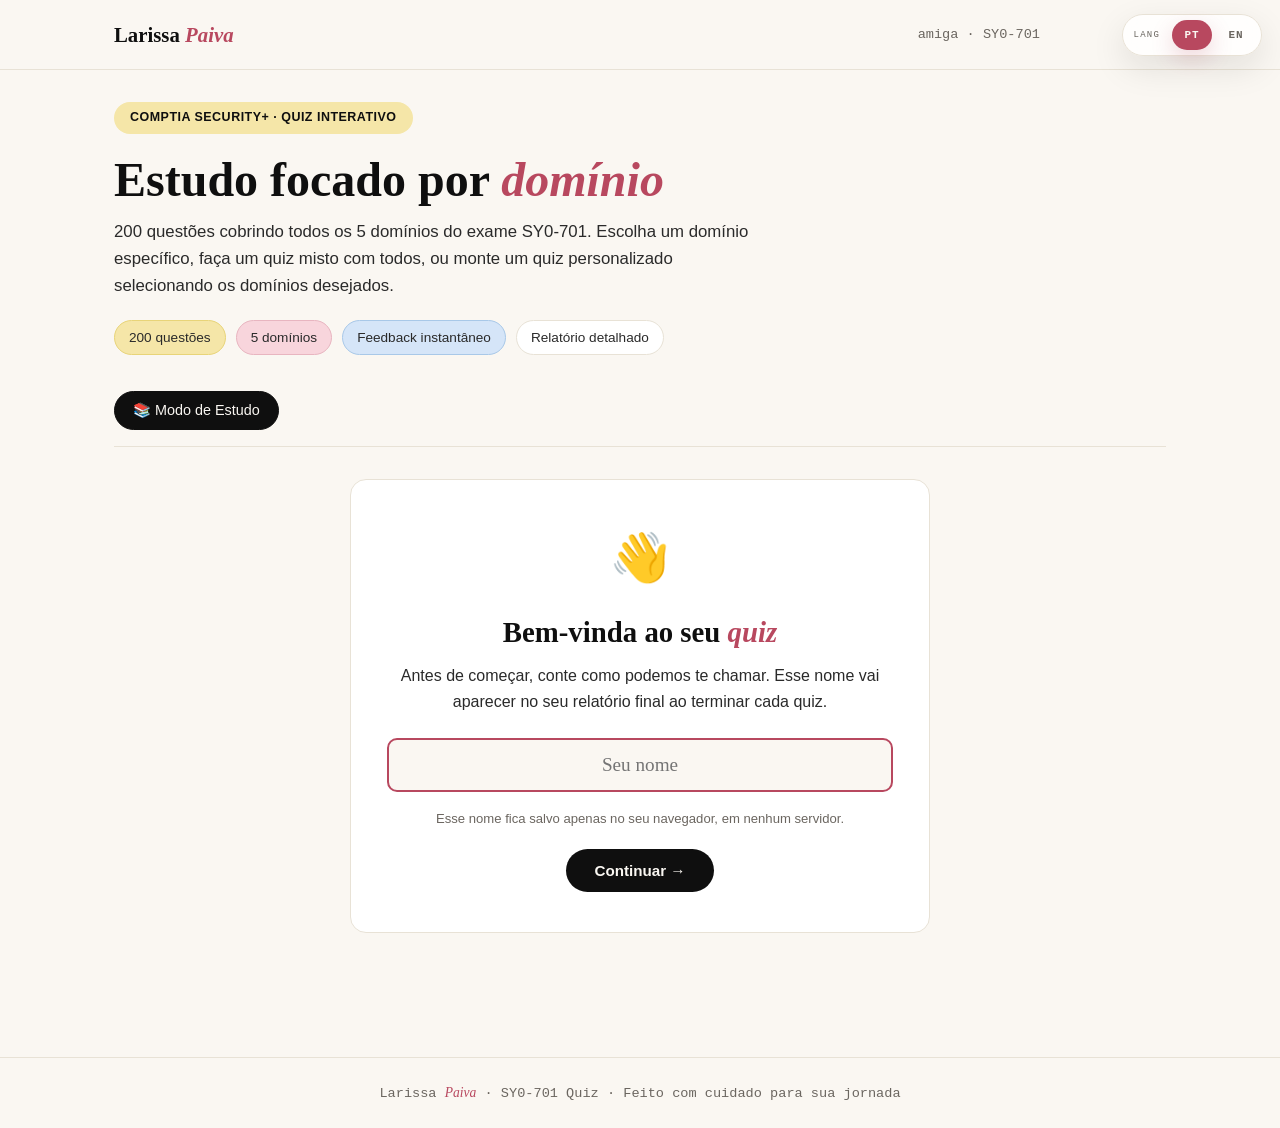
<file: security-plus-practice-tests.html>
<!DOCTYPE html>
<html lang="pt-BR" data-original-language="pt">
<head>
<meta charset="UTF-8">
<meta name="viewport" content="width=device-width, initial-scale=1.0">
<title>Security+ SY0-701 Practice Tests · Larissa Paiva</title>
<style>
  /* ===== PALETA DO PORTFÓLIO ===== */
  :root {
    --bg: #FAF7F2;
    --bg-soft: #F5EFE6;
    --surface: #FFFFFF;
    --ink: #0F0F0F;
    --ink-soft: #2A2A2A;
    --ink-mute: #6B6660;
    --rule: #E8E2D6;
    --burgundy: #B8485F;
    --burgundy-dark: #9A3A4F;
    --yellow: #F5E6A8;
    --yellow-dark: #E8D478;
    --pink: #F8D5DC;
    --pink-dark: #E8B5C0;
    --blue: #D5E5F8;
    --blue-dark: #A8C8E8;
    --green-soft: #D5E8D5;
    --green-dark: #5A8A5A;
    --red-soft: #F8D5D5;
    --red-dark: #B85048;
    --serif: 'Playfair Display', Georgia, 'Times New Roman', serif;
    --sans: 'Inter', -apple-system, BlinkMacSystemFont, 'Segoe UI', sans-serif;
  }

  * { margin: 0; padding: 0; box-sizing: border-box; }
  html { scroll-behavior: smooth; }

  body {
    font-family: var(--sans);
    background: var(--bg);
    color: var(--ink);
    line-height: 1.6;
    min-height: 100vh;
    -webkit-font-smoothing: antialiased;
  }

  /* ===== HEADER ===== */
  .topbar {
    background: var(--bg);
    border-bottom: 1px solid var(--rule);
    padding: 18px 0;
    position: sticky;
    top: 0;
    z-index: 100;
    backdrop-filter: blur(10px);
    background: rgba(250, 247, 242, 0.95);
  }
  .topbar-inner {
    max-width: 1100px;
    margin: 0 auto;
    padding: 0 24px;
    display: flex;
    justify-content: space-between;
    align-items: center;
    gap: 16px;
  }
  .brand {
    font-family: var(--serif);
    font-size: 1.3rem;
    font-weight: 700;
    color: var(--ink);
  }
  .brand em {
    color: var(--burgundy);
    font-style: italic;
  }
  .topbar-meta {
    font-size: 0.85rem;
    color: var(--ink-mute);
    font-family: 'JetBrains Mono', monospace;
  }

  .container {
    max-width: 1100px;
    margin: 0 auto;
    padding: 32px 24px;
  }

  /* ===== HERO ===== */
  .hero {
    margin-bottom: 36px;
  }
  .pill {
    display: inline-block;
    background: var(--yellow);
    color: var(--ink);
    padding: 6px 16px;
    border-radius: 24px;
    font-size: 0.78rem;
    font-weight: 600;
    letter-spacing: 0.04em;
    text-transform: uppercase;
    margin-bottom: 20px;
  }
  .hero h1 {
    font-family: var(--serif);
    font-size: 3rem;
    line-height: 1.1;
    font-weight: 700;
    margin-bottom: 12px;
    color: var(--ink);
  }
  .hero h1 em {
    font-style: italic;
    color: var(--burgundy);
  }
  .hero p {
    font-size: 1.05rem;
    color: var(--ink-soft);
    max-width: 640px;
    margin-bottom: 20px;
  }
  .hero-tags {
    display: flex;
    flex-wrap: wrap;
    gap: 10px;
  }
  .hero-tag {
    background: var(--surface);
    border: 1px solid var(--rule);
    padding: 6px 14px;
    border-radius: 20px;
    font-size: 0.85rem;
    color: var(--ink-soft);
  }
  .hero-tag.yellow { background: var(--yellow); border-color: var(--yellow-dark); }
  .hero-tag.pink   { background: var(--pink); border-color: var(--pink-dark); }
  .hero-tag.blue   { background: var(--blue); border-color: var(--blue-dark); }

  /* ===== TABS ===== */
  .tabs {
    display: flex;
    gap: 8px;
    margin-bottom: 28px;
    flex-wrap: wrap;
    border-bottom: 1px solid var(--rule);
    padding-bottom: 16px;
  }
  .tab {
    background: var(--surface);
    border: 1px solid var(--rule);
    color: var(--ink-soft);
    padding: 10px 18px;
    border-radius: 24px;
    font-family: var(--sans);
    font-size: 0.9rem;
    font-weight: 500;
    cursor: pointer;
    transition: all 0.2s;
  }
  .tab:hover {
    border-color: var(--ink);
    transform: translateY(-1px);
  }
  .tab.active {
    background: var(--ink);
    color: var(--bg);
    border-color: var(--ink);
  }

  /* ===== MENU TELA ===== */
  .screen { display: none; }
  .screen.active { display: block; }

  .menu-section {
    margin-bottom: 32px;
  }
  .menu-section h2 {
    font-family: var(--serif);
    font-size: 1.6rem;
    font-weight: 700;
    margin-bottom: 16px;
    color: var(--ink);
  }
  .menu-section p {
    color: var(--ink-soft);
    margin-bottom: 18px;
  }

  /* ===== CARDS DE DOMÍNIO ===== */
  .domain-grid {
    display: grid;
    grid-template-columns: repeat(auto-fit, minmax(280px, 1fr));
    gap: 16px;
    margin-bottom: 32px;
  }
  .domain-card {
    background: var(--surface);
    border: 1px solid var(--rule);
    border-radius: 14px;
    padding: 22px;
    cursor: pointer;
    transition: all 0.2s;
    position: relative;
    overflow: hidden;
  }
  .domain-card:hover {
    transform: translateY(-3px);
    box-shadow: 0 8px 28px rgba(15,15,15,0.08);
    border-color: var(--ink);
  }
  .domain-card .domain-num {
    font-family: 'JetBrains Mono', monospace;
    font-size: 0.78rem;
    color: var(--ink-mute);
    letter-spacing: 0.06em;
    text-transform: uppercase;
    margin-bottom: 6px;
  }
  .domain-card h3 {
    font-family: var(--serif);
    font-size: 1.3rem;
    font-weight: 700;
    margin-bottom: 8px;
    color: var(--ink);
  }
  .domain-card p {
    font-size: 0.9rem;
    color: var(--ink-soft);
    margin-bottom: 14px;
  }
  .domain-card .domain-meta {
    display: flex;
    justify-content: space-between;
    align-items: center;
    font-family: 'JetBrains Mono', monospace;
    font-size: 0.78rem;
    color: var(--ink-mute);
  }
  .domain-card .domain-stripe {
    position: absolute;
    top: 0; left: 0; right: 0;
    height: 4px;
  }
  .domain-card[data-domain="D1"] .domain-stripe { background: var(--blue-dark); }
  .domain-card[data-domain="D2"] .domain-stripe { background: var(--red-dark); }
  .domain-card[data-domain="D3"] .domain-stripe { background: var(--green-dark); }
  .domain-card[data-domain="D4"] .domain-stripe { background: var(--yellow-dark); }
  .domain-card[data-domain="D5"] .domain-stripe { background: var(--burgundy); }
  .progress-bar {
    height: 6px;
    background: var(--bg-soft);
    border-radius: 3px;
    margin-top: 10px;
    overflow: hidden;
  }
  .progress-bar-fill {
    height: 100%;
    background: var(--burgundy);
    border-radius: 3px;
    transition: width 0.4s ease;
  }

  /* ===== SETUP MISTO/CUSTOM ===== */
  .setup-card {
    background: var(--surface);
    border: 1px solid var(--rule);
    border-radius: 14px;
    padding: 28px;
    margin-bottom: 20px;
  }
  .setup-card h3 {
    font-family: var(--serif);
    font-size: 1.35rem;
    margin-bottom: 8px;
    color: var(--ink);
  }
  .setup-card p {
    color: var(--ink-soft);
    margin-bottom: 18px;
    font-size: 0.95rem;
  }
  .domain-checks {
    display: flex;
    flex-wrap: wrap;
    gap: 10px;
    margin-bottom: 20px;
  }
  .domain-check {
    background: var(--bg-soft);
    border: 1px solid var(--rule);
    padding: 8px 16px;
    border-radius: 20px;
    cursor: pointer;
    font-size: 0.88rem;
    color: var(--ink-soft);
    transition: all 0.2s;
    user-select: none;
  }
  .domain-check:hover { border-color: var(--ink); }
  .domain-check.selected {
    background: var(--ink);
    color: var(--bg);
    border-color: var(--ink);
  }

  .setup-row {
    display: flex;
    align-items: center;
    gap: 14px;
    margin-bottom: 14px;
    flex-wrap: wrap;
  }
  .setup-row label {
    font-size: 0.92rem;
    color: var(--ink-soft);
    min-width: 130px;
  }
  .setup-row select,
  .setup-row input[type="number"] {
    background: var(--bg-soft);
    border: 1px solid var(--rule);
    padding: 8px 14px;
    border-radius: 8px;
    font-family: var(--sans);
    font-size: 0.92rem;
    color: var(--ink);
    cursor: pointer;
  }
  .setup-row input[type="number"] { width: 90px; }
  .setup-row .info-text {
    font-size: 0.82rem;
    color: var(--ink-mute);
    font-family: 'JetBrains Mono', monospace;
  }

  .btn {
    background: var(--ink);
    color: var(--bg);
    border: none;
    padding: 13px 28px;
    border-radius: 28px;
    font-family: var(--sans);
    font-size: 0.95rem;
    font-weight: 600;
    cursor: pointer;
    transition: all 0.2s;
    display: inline-flex;
    align-items: center;
    gap: 8px;
  }
  .btn:hover {
    background: var(--burgundy);
    transform: translateY(-1px);
  }
  .btn-secondary {
    background: var(--surface);
    color: var(--ink);
    border: 1px solid var(--ink);
  }
  .btn-secondary:hover {
    background: var(--ink);
    color: var(--bg);
  }
  .btn:disabled {
    opacity: 0.5;
    cursor: not-allowed;
    transform: none;
  }

  /* ===== QUIZ ===== */
  .quiz-header {
    display: flex;
    justify-content: space-between;
    align-items: center;
    margin-bottom: 24px;
    padding-bottom: 16px;
    border-bottom: 1px solid var(--rule);
    flex-wrap: wrap;
    gap: 12px;
  }
  .quiz-title {
    font-family: var(--serif);
    font-size: 1.4rem;
    color: var(--ink);
  }
  .quiz-title em { color: var(--burgundy); font-style: italic; }
  .quiz-stats {
    display: flex;
    gap: 14px;
    font-family: 'JetBrains Mono', monospace;
    font-size: 0.85rem;
    color: var(--ink-mute);
    flex-wrap: wrap;
  }
  .quiz-stats .stat strong {
    color: var(--ink);
  }
  .quiz-stats .stat.correct strong { color: var(--green-dark); }
  .quiz-stats .stat.wrong strong { color: var(--red-dark); }

  .question-card {
    background: var(--surface);
    border: 1px solid var(--rule);
    border-radius: 14px;
    padding: 28px;
    margin-bottom: 18px;
    transition: border-color 0.2s;
  }
  .question-card.answered { border-color: var(--rule); }
  .question-tag {
    display: inline-block;
    background: var(--bg-soft);
    color: var(--ink-mute);
    padding: 4px 12px;
    border-radius: 16px;
    font-family: 'JetBrains Mono', monospace;
    font-size: 0.72rem;
    letter-spacing: 0.06em;
    text-transform: uppercase;
    margin-bottom: 12px;
  }
  .question-tag[data-domain="D1"] { background: var(--blue); color: var(--ink); }
  .question-tag[data-domain="D2"] { background: var(--red-soft); color: var(--ink); }
  .question-tag[data-domain="D3"] { background: var(--green-soft); color: var(--ink); }
  .question-tag[data-domain="D4"] { background: var(--yellow); color: var(--ink); }
  .question-tag[data-domain="D5"] { background: var(--pink); color: var(--ink); }
  .question-text {
    font-family: var(--serif);
    font-size: 1.2rem;
    line-height: 1.4;
    color: var(--ink);
    margin-bottom: 20px;
    font-weight: 600;
  }
  .options { display: flex; flex-direction: column; gap: 10px; }
  .option {
    background: var(--bg);
    border: 1px solid var(--rule);
    color: var(--ink-soft);
    padding: 14px 18px;
    border-radius: 10px;
    cursor: pointer;
    font-family: var(--sans);
    font-size: 0.95rem;
    text-align: left;
    transition: all 0.15s;
    line-height: 1.5;
    display: flex;
    align-items: flex-start;
    gap: 12px;
  }
  .option:hover:not(:disabled) {
    background: var(--bg-soft);
    border-color: var(--ink);
    color: var(--ink);
  }
  .option:disabled { cursor: not-allowed; }
  .option-letter {
    background: var(--bg-soft);
    color: var(--ink);
    width: 26px;
    height: 26px;
    border-radius: 6px;
    display: inline-flex;
    align-items: center;
    justify-content: center;
    font-family: 'JetBrains Mono', monospace;
    font-size: 0.78rem;
    font-weight: 700;
    flex-shrink: 0;
  }
  .option.correct {
    background: var(--green-soft);
    border-color: var(--green-dark);
    color: var(--ink);
  }
  .option.correct .option-letter { background: var(--green-dark); color: white; }
  .option.wrong {
    background: var(--red-soft);
    border-color: var(--red-dark);
    color: var(--ink);
  }
  .option.wrong .option-letter { background: var(--red-dark); color: white; }
  .option.reveal-correct {
    background: var(--green-soft);
    border-color: var(--green-dark);
    opacity: 0.85;
  }
  .option.reveal-correct .option-letter { background: var(--green-dark); color: white; }

  .explanation {
    margin-top: 18px;
    background: var(--bg-soft);
    border-left: 3px solid var(--burgundy);
    padding: 16px 18px;
    border-radius: 0 8px 8px 0;
    font-size: 0.92rem;
    color: var(--ink-soft);
    line-height: 1.6;
    display: none;
  }
  .explanation.show { display: block; }
  .explanation strong { color: var(--burgundy); }
  .explanation .label {
    display: block;
    font-family: 'JetBrains Mono', monospace;
    font-size: 0.72rem;
    text-transform: uppercase;
    letter-spacing: 0.08em;
    color: var(--burgundy);
    margin-bottom: 6px;
    font-weight: 600;
  }

  /* ===== NAV INFERIOR ===== */
  .quiz-nav {
    display: flex;
    justify-content: space-between;
    align-items: center;
    margin-top: 24px;
    padding-top: 20px;
    border-top: 1px solid var(--rule);
    flex-wrap: wrap;
    gap: 12px;
  }
  .quiz-nav .progress-text {
    font-family: 'JetBrains Mono', monospace;
    font-size: 0.85rem;
    color: var(--ink-mute);
  }

  /* ===== RESULTADO ===== */
  .result-card {
    background: var(--surface);
    border: 1px solid var(--rule);
    border-radius: 14px;
    padding: 36px;
    text-align: center;
    margin-top: 28px;
    display: none;
  }
  .result-card.show { display: block; }
  .result-card .result-emoji { font-size: 3rem; margin-bottom: 8px; }
  .result-card h2 {
    font-family: var(--serif);
    font-size: 2rem;
    color: var(--ink);
    margin-bottom: 8px;
  }
  .result-card .score-big {
    font-family: var(--serif);
    font-size: 4rem;
    font-weight: 700;
    color: var(--burgundy);
    line-height: 1;
    margin: 12px 0;
  }
  .result-card .score-pct {
    font-family: 'JetBrains Mono', monospace;
    font-size: 1.2rem;
    color: var(--ink-mute);
    margin-bottom: 16px;
  }
  .result-card .feedback {
    font-size: 1rem;
    color: var(--ink-soft);
    max-width: 480px;
    margin: 0 auto 20px;
  }
  .result-breakdown {
    display: flex;
    justify-content: center;
    gap: 28px;
    margin: 20px 0;
    flex-wrap: wrap;
  }
  .breakdown-item {
    text-align: center;
  }
  .breakdown-item .num {
    font-family: var(--serif);
    font-size: 1.6rem;
    font-weight: 700;
    color: var(--ink);
  }
  .breakdown-item .num.green { color: var(--green-dark); }
  .breakdown-item .num.red { color: var(--red-dark); }
  .breakdown-item .label {
    font-family: 'JetBrains Mono', monospace;
    font-size: 0.74rem;
    text-transform: uppercase;
    letter-spacing: 0.08em;
    color: var(--ink-mute);
  }
  .result-actions {
    display: flex;
    gap: 12px;
    justify-content: center;
    margin-top: 12px;
    flex-wrap: wrap;
  }

  /* ===== FOOTER ===== */
  footer {
    margin-top: 60px;
    padding: 24px 0;
    border-top: 1px solid var(--rule);
    text-align: center;
    font-size: 0.85rem;
    color: var(--ink-mute);
    font-family: 'JetBrains Mono', monospace;
  }
  footer em { color: var(--burgundy); font-style: italic; font-family: var(--serif); }

  /* ===== RESPONSIVO ===== */
  @media (max-width: 768px) {
    .hero h1 { font-size: 2rem; }
    .question-text { font-size: 1.05rem; }
    .container { padding: 20px 16px; }
    .topbar-inner { padding: 0 16px; }
    .quiz-header { flex-direction: column; align-items: flex-start; }
    .result-card .score-big { font-size: 3rem; }
  }

  /* ===== SCROLLBAR ===== */
  ::-webkit-scrollbar { width: 10px; }
  ::-webkit-scrollbar-track { background: var(--bg); }
  ::-webkit-scrollbar-thumb { background: var(--rule); border-radius: 5px; }
  ::-webkit-scrollbar-thumb:hover { background: var(--ink-mute); }

  /* ===== TELA DE BOAS-VINDAS ===== */
  .welcome-card {
    max-width: 580px;
    margin: 32px auto;
    background: var(--surface);
    border: 1px solid var(--rule);
    border-radius: 16px;
    padding: 40px 36px;
    text-align: center;
  }
  .welcome-card h2 {
    font-family: var(--serif);
    font-size: 1.8rem;
    margin-bottom: 8px;
  }
  .welcome-card h2 em { color: var(--burgundy); font-style: italic; }
  .welcome-card p {
    color: var(--ink-soft);
    margin-bottom: 24px;
  }
  .welcome-card .name-input {
    width: 100%;
    padding: 14px 18px;
    font-family: var(--serif);
    font-size: 1.2rem;
    border: 2px solid var(--rule);
    border-radius: 10px;
    background: var(--bg);
    color: var(--ink);
    margin-bottom: 16px;
    text-align: center;
    transition: border-color 0.2s;
  }
  .welcome-card .name-input:focus {
    outline: none;
    border-color: var(--burgundy);
  }
  .welcome-card .name-hint {
    font-size: 0.82rem;
    color: var(--ink-mute);
    margin-bottom: 20px;
  }
  .welcome-greeting {
    background: var(--bg-soft);
    border: 1px solid var(--rule);
    border-radius: 12px;
    padding: 18px 22px;
    margin-bottom: 28px;
    display: flex;
    justify-content: space-between;
    align-items: center;
    flex-wrap: wrap;
    gap: 12px;
  }
  .welcome-greeting .greeting-text {
    font-family: var(--serif);
    font-size: 1.15rem;
    color: var(--ink);
  }
  .welcome-greeting .greeting-text em { color: var(--burgundy); font-style: italic; }
  .welcome-greeting .change-name {
    background: transparent;
    border: 1px solid var(--rule);
    color: var(--ink-mute);
    padding: 6px 14px;
    border-radius: 16px;
    font-family: 'JetBrains Mono', monospace;
    font-size: 0.78rem;
    cursor: pointer;
    transition: all 0.2s;
  }
  .welcome-greeting .change-name:hover {
    border-color: var(--ink);
    color: var(--ink);
  }

  /* ===== RELATÓRIO ===== */
  .report-card {
    background: var(--surface);
    border: 1px solid var(--rule);
    border-radius: 14px;
    padding: 36px;
    margin-top: 28px;
    display: none;
  }
  .report-card.show { display: block; }
  .report-header {
    text-align: center;
    padding-bottom: 24px;
    border-bottom: 1px solid var(--rule);
    margin-bottom: 28px;
  }
  .report-header .report-emoji { font-size: 3rem; margin-bottom: 8px; }
  .report-header h2 {
    font-family: var(--serif);
    font-size: 2.2rem;
    color: var(--ink);
    margin-bottom: 8px;
  }
  .report-header h2 em { color: var(--burgundy); font-style: italic; }
  .report-meta {
    font-family: 'JetBrains Mono', monospace;
    font-size: 0.85rem;
    color: var(--ink-mute);
    margin-top: 8px;
  }
  .report-score-row {
    display: grid;
    grid-template-columns: repeat(auto-fit, minmax(140px, 1fr));
    gap: 16px;
    margin-bottom: 32px;
  }
  .score-stat {
    background: var(--bg-soft);
    border-radius: 10px;
    padding: 18px;
    text-align: center;
  }
  .score-stat .num {
    font-family: var(--serif);
    font-size: 2rem;
    font-weight: 700;
    color: var(--ink);
  }
  .score-stat.primary .num { color: var(--burgundy); font-size: 2.4rem; }
  .score-stat.green .num { color: var(--green-dark); }
  .score-stat.red .num { color: var(--red-dark); }
  .score-stat .label {
    font-family: 'JetBrains Mono', monospace;
    font-size: 0.74rem;
    text-transform: uppercase;
    letter-spacing: 0.08em;
    color: var(--ink-mute);
    margin-top: 4px;
  }
  .report-section {
    margin-bottom: 32px;
  }
  .report-section h3 {
    font-family: var(--serif);
    font-size: 1.4rem;
    margin-bottom: 16px;
    color: var(--ink);
    padding-bottom: 8px;
    border-bottom: 1px solid var(--rule);
  }
  .report-section h3 em { color: var(--burgundy); font-style: italic; }
  .domain-bar {
    display: flex;
    align-items: center;
    gap: 14px;
    padding: 14px 0;
    border-bottom: 1px dashed var(--rule);
  }
  .domain-bar:last-child { border-bottom: none; }
  .domain-bar .domain-label {
    min-width: 180px;
    font-size: 0.92rem;
    color: var(--ink);
  }
  .domain-bar .domain-label strong {
    display: block;
    font-family: var(--serif);
    font-size: 1.05rem;
    margin-bottom: 2px;
  }
  .domain-bar .domain-label small {
    color: var(--ink-mute);
    font-size: 0.8rem;
  }
  .domain-bar .bar-track {
    flex: 1;
    height: 16px;
    background: var(--bg-soft);
    border-radius: 8px;
    overflow: hidden;
    position: relative;
  }
  .domain-bar .bar-fill {
    height: 100%;
    border-radius: 8px;
    transition: width 0.6s ease;
    display: flex;
    align-items: center;
    justify-content: flex-end;
    padding-right: 8px;
    font-family: 'JetBrains Mono', monospace;
    font-size: 0.72rem;
    font-weight: 700;
    color: white;
  }
  .domain-bar .bar-fill.excellent { background: var(--green-dark); }
  .domain-bar .bar-fill.good { background: #8AB58A; }
  .domain-bar .bar-fill.warning { background: var(--yellow-dark); color: var(--ink); }
  .domain-bar .bar-fill.poor { background: var(--red-dark); }
  .domain-bar .bar-stats {
    min-width: 70px;
    text-align: right;
    font-family: 'JetBrains Mono', monospace;
    font-size: 0.85rem;
    color: var(--ink);
    font-weight: 600;
  }
  .insight-box {
    border-left: 4px solid;
    padding: 16px 20px;
    border-radius: 0 10px 10px 0;
    margin-bottom: 14px;
  }
  .insight-box.strength {
    background: var(--green-soft);
    border-color: var(--green-dark);
  }
  .insight-box.weakness {
    background: var(--red-soft);
    border-color: var(--red-dark);
  }
  .insight-box.neutral {
    background: var(--bg-soft);
    border-color: var(--ink-mute);
  }
  .insight-box .insight-title {
    font-weight: 700;
    margin-bottom: 6px;
    font-size: 0.95rem;
  }
  .insight-box.strength .insight-title { color: var(--green-dark); }
  .insight-box.weakness .insight-title { color: var(--red-dark); }
  .insight-box.neutral .insight-title { color: var(--ink); }
  .insight-box p {
    font-size: 0.92rem;
    color: var(--ink-soft);
    margin: 0;
  }
  .insight-box ul { margin: 8px 0 0 18px; }
  .insight-box li { font-size: 0.9rem; margin-bottom: 4px; color: var(--ink-soft); }
  .recommendation-list {
    list-style: none;
    padding: 0;
  }
  .recommendation-list li {
    background: var(--bg);
    border: 1px solid var(--rule);
    border-radius: 10px;
    padding: 14px 18px;
    margin-bottom: 10px;
    display: flex;
    gap: 12px;
    align-items: flex-start;
  }
  .recommendation-list li .rec-icon {
    font-size: 1.3rem;
    flex-shrink: 0;
  }
  .recommendation-list li .rec-text {
    font-size: 0.93rem;
    color: var(--ink-soft);
    line-height: 1.5;
  }
  .recommendation-list li .rec-text strong { color: var(--ink); }
  .report-actions {
    display: flex;
    gap: 12px;
    justify-content: center;
    margin-top: 28px;
    padding-top: 24px;
    border-top: 1px solid var(--rule);
    flex-wrap: wrap;
  }

  /* PRINT STYLES */
  @media print {
    body { background: white; }
    .topbar, .tabs, .hero, .quiz-header, .quiz-nav, #questions-container,
    .report-actions { display: none !important; }
    .report-card { box-shadow: none; border: none; padding: 0; }
    .domain-bar .bar-fill { print-color-adjust: exact; -webkit-print-color-adjust: exact; }
    .insight-box, .score-stat { print-color-adjust: exact; -webkit-print-color-adjust: exact; }
    .container { padding: 0; }
    .report-card.show { display: block !important; }
    #screen-quiz { display: block !important; }
    #screen-menu, #screen-welcome { display: none !important; }
  }


  /* ===== TOGGLE BILÍNGUE PT/EN ===== */
  #google_translate_element,
  .goog-te-banner-frame,
  .goog-te-balloon-frame,
  .skiptranslate,
  iframe.skiptranslate,
  .VIpgJd-ZVi9od-ORHb-OEVmcd,
  .goog-logo-link,
  .goog-te-gadget {
    display: none !important;
    visibility: hidden !important;
    height: 0 !important;
    width: 0 !important;
    overflow: hidden !important;
  }

  body { top: 0 !important; }

  .language-switcher {
    position: fixed;
    top: 14px;
    right: 18px;
    z-index: 9999;
    display: inline-flex;
    align-items: center;
    gap: 4px;
    padding: 5px;
    border: 1px solid var(--rule);
    border-radius: 999px;
    background: rgba(255, 255, 255, 0.84);
    box-shadow: 0 12px 34px rgba(15,15,15,0.10);
    backdrop-filter: blur(14px);
  }

  .language-switcher::before {
    content: 'LANG';
    padding: 0 8px 0 6px;
    color: var(--ink-mute);
    font-family: 'JetBrains Mono', monospace;
    font-size: 9px;
    letter-spacing: 1.2px;
  }

  .lang-option {
    min-width: 40px;
    height: 30px;
    border: 0;
    border-radius: 999px;
    background: transparent;
    color: var(--ink-mute);
    font-family: 'JetBrains Mono', monospace;
    font-size: 11px;
    font-weight: 700;
    letter-spacing: .8px;
    cursor: pointer;
    transition: transform .18s ease, background .18s ease, color .18s ease, box-shadow .18s ease;
  }

  .lang-option:hover {
    color: var(--ink);
    transform: translateY(-1px);
  }

  .lang-option.active {
    color: var(--bg);
    background: var(--burgundy);
    box-shadow: 0 8px 22px rgba(184, 72, 95, 0.22);
  }

  @media (min-width: 769px) {
    .topbar-inner { padding-right: 150px; }
  }

  @media (max-width: 768px) {
    .language-switcher {
      top: 10px;
      right: 10px;
      transform: scale(.92);
      transform-origin: top right;
    }
    .language-switcher::before { display: none; }
    .topbar-meta { padding-right: 88px; }
  }

  @media print {
    .language-switcher,
    #google_translate_element { display: none !important; }
  }

</style>
</head>
<body>

<div id="google_translate_element" aria-hidden="true"></div>
<div class="language-switcher notranslate" role="group" aria-label="Selecionar idioma / Select language">
  <button type="button" class="lang-option" data-lang="pt" onclick="setLanguage('pt')" aria-label="Português" aria-pressed="true">PT</button>
  <button type="button" class="lang-option" data-lang="en" onclick="setLanguage('en')" aria-label="English" aria-pressed="false">EN</button>
</div>


<!-- TOPBAR -->
<header class="topbar">
  <div class="topbar-inner">
    <div class="brand">Larissa <em>Paiva</em></div>
    <div class="topbar-meta" id="topbar-user">SY0-701 · Quiz</div>
  </div>
</header>

<div class="container">

  <!-- HERO -->
  <div class="hero">
    <div class="pill">CompTIA Security+ · Quiz Interativo</div>
    <h1>Estudo focado por <em>domínio</em></h1>
    <p>200 questões cobrindo todos os 5 domínios do exame SY0-701. Escolha um domínio específico, faça um quiz misto com todos, ou monte um quiz personalizado selecionando os domínios desejados.</p>
    <div class="hero-tags">
      <div class="hero-tag yellow">200 questões</div>
      <div class="hero-tag pink">5 domínios</div>
      <div class="hero-tag blue">Feedback instantâneo</div>
      <div class="hero-tag">Relatório detalhado</div>
    </div>
  </div>

  <!-- TABS -->
  <div class="tabs">
    <button class="tab active" data-screen="menu" onclick="switchScreen('menu')">📚 Modo de Estudo</button>
    <button class="tab" data-screen="quiz" onclick="returnToQuiz()" id="quiz-tab" style="display:none;">📝 Quiz em andamento</button>
  </div>

  <!-- ============ TELA WELCOME (capturar nome) ============ -->
  <div class="screen" id="screen-welcome">
    <div class="welcome-card">
      <div style="font-size: 3rem; margin-bottom: 12px;">👋</div>
      <h2>Bem-vinda ao seu <em>quiz</em></h2>
      <p>Antes de começar, conte como podemos te chamar. Esse nome vai aparecer no seu relatório final ao terminar cada quiz.</p>
      <input type="text" class="name-input" id="user-name-input" placeholder="Seu nome" maxlength="40" autocomplete="off">
      <div class="name-hint">Esse nome fica salvo apenas no seu navegador, em nenhum servidor.</div>
      <button class="btn" onclick="saveName()" id="save-name-btn">Continuar →</button>
    </div>
  </div>

  <!-- ============ TELA MENU ============ -->
  <div class="screen active" id="screen-menu">

    <!-- SAUDAÇÃO -->
    <div class="welcome-greeting" id="welcome-greeting">
      <div class="greeting-text">Olá, <em id="greeting-name">amiga</em>! Pronta para estudar? 💪</div>
      <button class="change-name" onclick="changeName()">Mudar nome</button>
    </div>

    <!-- POR DOMÍNIO -->
    <div class="menu-section">
      <h2>Estudo por domínio</h2>
      <p>Escolha um domínio para fazer 40 questões focadas. Ideal para identificar pontos fracos.</p>
      <div class="domain-grid" id="domain-grid">
        <!-- Cards gerados via JS -->
      </div>
    </div>

    <!-- QUIZ MISTO -->
    <div class="menu-section">
      <h2>Quiz misto</h2>
      <p>Pratique como será na prova: questões de todos os domínios, em ordem aleatória.</p>
      <div class="setup-card">
        <h3>🎲 Misturar todos os domínios</h3>
        <p>Embaralha questões dos 5 domínios. Bom para simulação geral.</p>
        <div class="setup-row">
          <label>Quantidade:</label>
          <select id="mixed-count">
            <option value="20">20 questões</option>
            <option value="40">40 questões</option>
            <option value="60" selected>60 questões</option>
            <option value="90">90 questões (simulado)</option>
            <option value="200">Todas as 200</option>
          </select>
          <span class="info-text">~1min/questão</span>
        </div>
        <button class="btn" onclick="startMixed()">Começar quiz misto →</button>
      </div>
    </div>

    <!-- CUSTOMIZADO -->
    <div class="menu-section">
      <h2>Quiz personalizado</h2>
      <p>Selecione os domínios que quer praticar e a quantidade de questões.</p>
      <div class="setup-card">
        <h3>🎯 Montar meu próprio quiz</h3>
        <p>Útil para focar nos domínios onde você se sente menos confiante.</p>

        <p style="font-size: 0.88rem; margin-bottom: 10px; color: var(--ink); font-weight: 600;">Selecione os domínios:</p>
        <div class="domain-checks" id="custom-domains">
          <!-- Botões gerados via JS -->
        </div>

        <div class="setup-row">
          <label>Quantidade:</label>
          <input type="number" id="custom-count" value="20" min="1" max="200">
          <span class="info-text" id="custom-pool">0 disponíveis</span>
        </div>
        <button class="btn" onclick="startCustom()" id="custom-start">Começar quiz personalizado →</button>
      </div>
    </div>

  </div>

  <!-- ============ TELA QUIZ ============ -->
  <div class="screen" id="screen-quiz">
    <div class="quiz-header">
      <div class="quiz-title" id="quiz-title">Quiz em andamento</div>
      <div class="quiz-stats">
        <span class="stat">Total: <strong id="stat-total">0</strong></span>
        <span class="stat">Respondidas: <strong id="stat-answered">0</strong></span>
        <span class="stat correct">Acertos: <strong id="stat-correct">0</strong></span>
        <span class="stat wrong">Erros: <strong id="stat-wrong">0</strong></span>
      </div>
    </div>

    <div id="questions-container"></div>

    <div class="quiz-nav">
      <button class="btn btn-secondary" onclick="abandonQuiz()">← Voltar ao menu</button>
      <span class="progress-text" id="progress-text">0/0 respondidas</span>
    </div>

    <!-- ============ RELATÓRIO COMPLETO ============ -->
    <div class="report-card" id="report-card">
      <div class="report-header">
        <div class="report-emoji" id="report-emoji">🎉</div>
        <h2 id="report-title">Relatório de <em>Desempenho</em></h2>
        <div class="report-meta" id="report-meta">—</div>
      </div>

      <!-- Score row -->
      <div class="report-score-row" id="report-score-row">
        <!-- Stats geradas via JS -->
      </div>

      <!-- Mensagem de feedback -->
      <div class="report-section">
        <h3>📊 <em>Visão geral</em></h3>
        <div class="insight-box neutral" id="overall-feedback">
          <div class="insight-title" id="overall-title">—</div>
          <p id="overall-text">—</p>
        </div>
      </div>

      <!-- Desempenho por domínio -->
      <div class="report-section">
        <h3>🎯 Desempenho por <em>domínio</em></h3>
        <div id="domain-bars">
          <!-- Barras geradas via JS -->
        </div>
      </div>

      <!-- Pontos fortes -->
      <div class="report-section" id="strengths-section">
        <h3>💪 Pontos <em>fortes</em></h3>
        <div id="strengths-content"></div>
      </div>

      <!-- Pontos a melhorar -->
      <div class="report-section" id="weaknesses-section">
        <h3>📚 O que <em>melhorar</em></h3>
        <div id="weaknesses-content"></div>
      </div>

      <!-- Recomendações -->
      <div class="report-section" id="recommendations-section">
        <h3>🎓 <em>Recomendações</em> de estudo</h3>
        <ul class="recommendation-list" id="recommendations-list">
          <!-- Gerado via JS -->
        </ul>
      </div>

      <div class="report-actions">
        <button class="btn" onclick="restartSameQuiz()">🔄 Refazer este quiz</button>
        <button class="btn btn-secondary" onclick="window.print()">🖨️ Imprimir / Salvar PDF</button>
        <button class="btn btn-secondary" onclick="abandonQuiz()">📚 Voltar ao menu</button>
      </div>
    </div>
  </div>

</div>

<footer>
  Larissa <em>Paiva</em> · SY0-701 Quiz · Feito com cuidado para sua jornada
</footer>

<script>
// ===================================================
// METADADOS DOS DOMÍNIOS
// ===================================================
const DOMAIN_INFO = {
  D1: { name: "General Security Concepts", desc: "Tríade CIA, controles, criptografia, PKI, AAA, Zero Trust", weight: "12%" },
  D2: { name: "Threats & Vulnerabilities", desc: "Tipos de ameaças, malware, ataques, mitigações", weight: "22%" },
  D3: { name: "Security Architecture", desc: "Cloud, redes, IDS/IPS, resiliência, modelos arquiteturais", weight: "18%" },
  D4: { name: "Security Operations", desc: "SIEM, hardening, IR, IAM, EDR, vulnerability management", weight: "28%" },
  D5: { name: "Program Management", desc: "Governança, risco, compliance, contratos, third-party", weight: "20%" },
};

const DOMAIN_INFO_EN = {
  D1: { desc: "CIA Triad, controls, cryptography, PKI, AAA, Zero Trust" },
  D2: { desc: "Threat types, malware, attacks and mitigations" },
  D3: { desc: "Cloud, networks, IDS/IPS, resilience and architectural models" },
  D4: { desc: "SIEM, hardening, IR, IAM, EDR and vulnerability management" },
  D5: { desc: "Governance, risk, compliance, contracts and third-party management" },
};

function getQuizLanguage() {
  try {
    const params = new URLSearchParams(window.location.search);
    const fromUrl = params.get('lang');
    if (fromUrl === 'en' || fromUrl === 'pt') return fromUrl;
  } catch (e) {}
  try {
    const stored = localStorage.getItem('lmn_security_quiz_language');
    if (stored === 'en' || stored === 'pt') return stored;
  } catch (e) {}
  return document.cookie.includes('googtrans=/pt/en') ? 'en' : 'pt';
}

function isQuizEnglish() {
  return getQuizLanguage() === 'en';
}

function tQuiz(pt, en) {
  return isQuizEnglish() ? en : pt;
}

function getDomainDescription(domain) {
  return isQuizEnglish() && DOMAIN_INFO_EN[domain] ? DOMAIN_INFO_EN[domain].desc : DOMAIN_INFO[domain].desc;
}

function questionWord(count) {
  return isQuizEnglish() ? (count === 1 ? 'question' : 'questions') : (count === 1 ? 'questão' : 'questões');
}

function applyManualQuizLabels(lang = getQuizLanguage()) {
  const isEn = lang === 'en';
  const setText = (selector, pt, en) => {
    const el = document.querySelector(selector);
    if (el) el.textContent = isEn ? en : pt;
  };
  const setHTML = (selector, pt, en) => {
    const el = document.querySelector(selector);
    if (el) el.innerHTML = isEn ? en : pt;
  };

  setText('.hero .pill', 'CompTIA Security+ · Quiz Interativo', 'CompTIA Security+ · Interactive Quiz');
  setHTML('.hero h1', 'Estudo focado por <em>domínio</em>', 'Focused study by <em>domain</em>');
  setText('.hero p', '200 questões cobrindo todos os 5 domínios do exame SY0-701. Escolha um domínio específico, faça um quiz misto com todos, ou monte um quiz personalizado selecionando os domínios desejados.', '200 questions covering all 5 domains of the SY0-701 exam. Choose a specific domain, take a mixed quiz with all domains, or build a custom quiz by selecting the domains you want.');
  const tags = document.querySelectorAll('.hero-tag');
  if (tags[0]) tags[0].textContent = isEn ? '200 questions' : '200 questões';
  if (tags[1]) tags[1].textContent = isEn ? '5 domains' : '5 domínios';
  if (tags[2]) tags[2].textContent = isEn ? 'Instant feedback' : 'Feedback instantâneo';
  if (tags[3]) tags[3].textContent = isEn ? 'Detailed report' : 'Relatório detalhado';

  setText('.tab[data-screen="menu"]', '📚 Modo de Estudo', '📚 Study Mode');
  setText('#quiz-tab', '📝 Quiz em andamento', '📝 Quiz in progress');

  setHTML('#screen-welcome h2', 'Bem-vinda ao seu <em>quiz</em>', 'Welcome to your <em>quiz</em>');
  setText('#screen-welcome p', 'Antes de começar, conte como podemos te chamar. Esse nome vai aparecer no seu relatório final ao terminar cada quiz.', 'Before you start, tell us what we should call you. This name will appear in your final report after each quiz.');
  const nameInput = document.getElementById('user-name-input');
  if (nameInput) nameInput.placeholder = isEn ? 'Your name' : 'Seu nome';
  setText('.name-hint', 'Esse nome fica salvo apenas no seu navegador, em nenhum servidor.', 'This name is saved only in your browser, not on any server.');
  setText('#save-name-btn', 'Continuar →', 'Continue →');

  const menuSections = document.querySelectorAll('#screen-menu .menu-section');
  if (menuSections[0]) {
    menuSections[0].querySelector('h2').textContent = isEn ? 'Study by domain' : 'Estudo por domínio';
    menuSections[0].querySelector('p').textContent = isEn ? 'Choose a domain to answer 40 focused questions. Ideal for identifying weak points.' : 'Escolha um domínio para fazer 40 questões focadas. Ideal para identificar pontos fracos.';
  }
  if (menuSections[1]) {
    menuSections[1].querySelector('h2').textContent = isEn ? 'Mixed quiz' : 'Quiz misto';
    menuSections[1].querySelector('p').textContent = isEn ? 'Practice like the real exam: questions from all domains in random order.' : 'Pratique como será na prova: questões de todos os domínios, em ordem aleatória.';
    const card = menuSections[1].querySelector('.setup-card');
    if (card) {
      card.querySelector('h3').textContent = isEn ? '🎲 Mix all domains' : '🎲 Misturar todos os domínios';
      card.querySelector('p').textContent = isEn ? 'Shuffles questions from all 5 domains. Good for general simulation.' : 'Embaralha questões dos 5 domínios. Bom para simulação geral.';
      card.querySelector('label').textContent = isEn ? 'Amount:' : 'Quantidade:';
      const options = card.querySelectorAll('#mixed-count option');
      const labels = isEn ? ['20 questions','40 questions','60 questions','90 questions (mock exam)','All 200'] : ['20 questões','40 questões','60 questões','90 questões (simulado)','Todas as 200'];
      options.forEach((opt, idx) => { if (labels[idx]) opt.textContent = labels[idx]; });
      const info = card.querySelector('.info-text');
      if (info) info.textContent = isEn ? '~1 min/question' : '~1min/questão';
      const btn = card.querySelector('.btn');
      if (btn) btn.textContent = isEn ? 'Start mixed quiz →' : 'Começar quiz misto →';
    }
  }
  if (menuSections[2]) {
    menuSections[2].querySelector('h2').textContent = isEn ? 'Custom quiz' : 'Quiz personalizado';
    menuSections[2].querySelector('p').textContent = isEn ? 'Select the domains you want to practice and the number of questions.' : 'Selecione os domínios que quer praticar e a quantidade de questões.';
    const card = menuSections[2].querySelector('.setup-card');
    if (card) {
      card.querySelector('h3').textContent = isEn ? '🎯 Build my own quiz' : '🎯 Montar meu próprio quiz';
      card.querySelector('p').textContent = isEn ? 'Useful for focusing on the domains where you feel less confident.' : 'Útil para focar nos domínios onde você se sente menos confiante.';
      const selectDomainsLabel = card.querySelector('p[style]');
      if (selectDomainsLabel) selectDomainsLabel.textContent = isEn ? 'Select the domains:' : 'Selecione os domínios:';
      const label = card.querySelector('.setup-row label');
      if (label) label.textContent = isEn ? 'Amount:' : 'Quantidade:';
      const btn = document.getElementById('custom-start');
      if (btn) btn.textContent = isEn ? 'Start custom quiz →' : 'Começar quiz personalizado →';
    }
  }

  if (!quizState) setText('#quiz-title', 'Quiz em andamento', 'Quiz in progress');
  const statTotal = document.getElementById('stat-total')?.textContent || '0';
  const statAnswered = document.getElementById('stat-answered')?.textContent || '0';
  const statCorrect = document.getElementById('stat-correct')?.textContent || '0';
  const statWrong = document.getElementById('stat-wrong')?.textContent || '0';
  const stats = document.querySelectorAll('.quiz-stats .stat');
  if (stats[0]) stats[0].innerHTML = `${isEn ? 'Total' : 'Total'}: <strong id="stat-total">${statTotal}</strong>`;
  if (stats[1]) stats[1].innerHTML = `${isEn ? 'Answered' : 'Respondidas'}: <strong id="stat-answered">${statAnswered}</strong>`;
  if (stats[2]) stats[2].innerHTML = `${isEn ? 'Correct' : 'Acertos'}: <strong id="stat-correct">${statCorrect}</strong>`;
  if (stats[3]) stats[3].innerHTML = `${isEn ? 'Wrong' : 'Erros'}: <strong id="stat-wrong">${statWrong}</strong>`;
  setText('.quiz-nav .btn-secondary', '← Voltar ao menu', '← Back to menu');

  setHTML('#report-title', 'Relatório de <em>Desempenho</em>', 'Performance <em>Report</em>');
  const reportSections = document.querySelectorAll('.report-section h3');
  if (reportSections[0]) reportSections[0].innerHTML = isEn ? '📊 <em>Overview</em>' : '📊 <em>Visão geral</em>';
  if (reportSections[1]) reportSections[1].innerHTML = isEn ? '🎯 Performance by <em>domain</em>' : '🎯 Desempenho por <em>domínio</em>';
  if (reportSections[2]) reportSections[2].innerHTML = isEn ? '💪 <em>Strengths</em>' : '💪 Pontos <em>fortes</em>';
  if (reportSections[3]) reportSections[3].innerHTML = isEn ? '📚 What to <em>improve</em>' : '📚 O que <em>melhorar</em>';
  if (reportSections[4]) reportSections[4].innerHTML = isEn ? '🎓 Study <em>recommendations</em>' : '🎓 <em>Recomendações</em> de estudo';
  const reportButtons = document.querySelectorAll('.report-actions .btn');
  if (reportButtons[0]) reportButtons[0].textContent = isEn ? '🔄 Retake this quiz' : '🔄 Refazer este quiz';
  if (reportButtons[1]) reportButtons[1].textContent = isEn ? '🖨️ Print / Save PDF' : '🖨️ Imprimir / Salvar PDF';
  if (reportButtons[2]) reportButtons[2].textContent = isEn ? '📚 Back to menu' : '📚 Voltar ao menu';

  const footer = document.querySelector('footer');
  if (footer) footer.innerHTML = isEn ? 'Larissa <em>Paiva</em> · SY0-701 Quiz · Made with care for your journey' : 'Larissa <em>Paiva</em> · SY0-701 Quiz · Feito com cuidado para sua jornada';
  applyName();
  updateCustomPool();
}

// ===================================================
// BANCO DE QUESTÕES (125 questões)
// ===================================================
const QUESTIONS = {
  D1: [
    {q:"Qual NÃO é um princípio da Tríade CIA?",options:["Confidentiality","Integrity","Authentication","Availability"],correct:2,explanation:"A Tríade CIA = Confidentiality, Integrity, Availability. Authentication faz parte do AAA Framework (Authentication, Authorization, Accounting), não da CIA."},
    {q:"Uma empresa implementa MFA combinando senha + token físico FIDO2. Quais fatores estão sendo usados?",options:["Algo que sabe + algo que sabe","Algo que sabe + algo que tem","Algo que é + algo que tem","Algo que faz + algo que sabe"],correct:1,explanation:"Senha = algo que SABE. Token FIDO2 = algo que TEM. MFA real exige fatores de categorias diferentes. Senha + PIN NÃO seria MFA (ambos 'sabe')."},
    {q:"Para garantir não-repúdio em uma transação digital, qual técnica é usada?",options:["Criptografia simétrica","Hashing simples","Assinatura digital com chave privada","Tokenização"],correct:2,explanation:"Não-repúdio = garantia de que o autor não pode negar a ação. Apenas o dono da chave privada poderia ter assinado, então a assinatura digital comprova a autoria."},
    {q:"Qual algoritmo de hash é considerado SEGURO para uso atual?",options:["MD5","SHA-1","SHA-256","DES"],correct:2,explanation:"SHA-256 (família SHA-2) é seguro. MD5 e SHA-1 são vulneráveis a ataques de colisão e estão depreciados. DES é algoritmo de criptografia, não hash."},
    {q:"Para que serve o salt em senhas armazenadas?",options:["Acelerar o processo de hash","Impedir ataques de rainbow table","Criptografar a senha em vez de hash","Permitir reversão da senha"],correct:1,explanation:"Salt é valor aleatório adicionado à senha antes do hash. Cada usuário tem salt único, então senhas iguais geram hashes diferentes — invalida tabelas pré-computadas (rainbow tables)."},
    {q:"Qual método de revogação de certificado consulta status em tempo real?",options:["CRL","OCSP","PKI","CSR"],correct:1,explanation:"OCSP (Online Certificate Status Protocol) consulta status individual em tempo real. CRL é lista completa baixada periodicamente. OCSP Stapling melhora performance e privacidade."},
    {q:"Qual tecnologia de hardware é tipicamente usada no Windows 11 para Secure Boot e BitLocker?",options:["HSM","TPM 2.0","FIDO2","Smart Card"],correct:1,explanation:"TPM (Trusted Platform Module) 2.0 é chip na placa-mãe, obrigatório no Windows 11. Habilita BitLocker, Secure Boot, Windows Hello. HSM é dispositivo dedicado em servidores."},
    {q:"Em uma sessão TLS 1.3 com Perfect Forward Secrecy (PFS), o que acontece se a chave privada do servidor for comprometida no futuro?",options:["Todas as sessões anteriores podem ser descriptografadas","Sessões anteriores capturadas continuam protegidas","Apenas sessões futuras são afetadas","Apenas o servidor consegue descriptografar"],correct:1,explanation:"PFS usa chaves efêmeras (DHE/ECDHE) por sessão. Mesmo se a chave privada vazar depois, sessões antigas capturadas não podem ser descriptografadas — chaves efêmeras são descartadas."},
    {q:"Qual é a categoria do controle 'política corporativa de senhas fortes'?",options:["Technical","Managerial","Operational","Physical"],correct:1,explanation:"Políticas e procedimentos são controles Managerial. Technical = ferramenta/sistema (ex: força senha forte no AD). Operational = atividade humana (ex: revisar logs). Physical = tangível (cerca, fechadura)."},
    {q:"Qual o propósito de um banner de aviso 'Sistema monitorado — uso autorizado apenas' em tela de login?",options:["Preventive","Detective","Deterrent","Compensating"],correct:2,explanation:"Deterrent (dissuasivo) — desencoraja o atacante ANTES da tentativa. Não impede tecnicamente nem detecta. É o mesmo princípio da placa 'área monitorada' em ambientes físicos."},
    {q:"Sistema legado não recebe mais patches do fabricante. A empresa implementa segmentação de rede para isolá-lo. Qual TIPO de controle é a segmentação neste caso?",options:["Preventive primário","Compensating","Corrective","Detective"],correct:1,explanation:"Compensating SUBSTITUI um controle primário ausente (patching). Quando o controle ideal não é viável, usa-se outro para compensar. Não confundir com Corrective (que remedia DEPOIS do incidente)."},
    {q:"Qual protocolo de federação usa assertions XML para SSO empresarial?",options:["OAuth 2.0","OIDC","SAML","Kerberos"],correct:2,explanation:"SAML (Security Assertion Markup Language) usa XML, padrão em SSO empresarial (Salesforce, Workday). OAuth = autorização (JSON tokens). OIDC = autenticação sobre OAuth (JWT). Kerberos = AD interno."},
    {q:"Qual a principal diferença entre OAuth 2.0 e OpenID Connect (OIDC)?",options:["OAuth é mais novo que OIDC","OAuth é autenticação, OIDC é autorização","OAuth é autorização, OIDC adiciona camada de autenticação","Não há diferença prática"],correct:2,explanation:"OAuth 2.0 é framework de AUTORIZAÇÃO (delegação de acesso). OIDC adiciona camada de AUTENTICAÇÃO sobre OAuth, usando ID Tokens (JWT). Login social ('Login com Google') usa OIDC."},
    {q:"No Kerberos, o que é o TGT (Ticket-Granting Ticket)?",options:["Ticket para acessar um serviço específico","Ticket inicial emitido pelo KDC após autenticação bem-sucedida","Hash da senha do usuário","Certificado digital do usuário"],correct:1,explanation:"TGT é emitido pelo KDC (Key Distribution Center) após autenticação. Cliente troca TGT por TGS (Ticket-Granting Service) específico para cada serviço. Roubo de TGT permite Pass-the-Ticket."},
    {q:"Senha + PIN é considerado MFA legítimo?",options:["Sim, são duas credenciais diferentes","Não, ambos são fatores 'algo que você sabe'","Sim, se forem digitados em telas separadas","Apenas se PIN tiver 6+ dígitos"],correct:1,explanation:"MFA exige fatores de CATEGORIAS diferentes. Senha e PIN ambos são 'algo que você sabe' — mesma categoria. MFA legítimo = senha (sabe) + token físico (tem) ou senha + biometria (é)."},
    {q:"Qual algoritmo é exemplo de criptografia ASSIMÉTRICA?",options:["AES-256","RSA-2048","SHA-256","ChaCha20"],correct:1,explanation:"RSA é assimétrica (par chave pública/privada). AES e ChaCha20 são simétricas (uma chave). SHA-256 é hash, não criptografia. ECC é outro exemplo de assimétrica moderna."},
    {q:"FIDO2/Passkeys protegem contra qual ataque que MFA tradicional via SMS NÃO protege?",options:["Brute force","Credential stuffing","Phishing/Adversary-in-the-Middle","Keylogger"],correct:2,explanation:"FIDO2 usa criptografia de chave pública vinculada ao domínio do site — imune a phishing e AiTM (Adversary-in-the-Middle). MFA via SMS pode ser interceptado em ataques de proxy reverso."},
    {q:"Em Zero Trust, qual princípio fundamental NÃO se aplica?",options:["Never trust, always verify","Verificação contínua","Confiança implícita dentro do perímetro","Princípio do menor privilégio"],correct:2,explanation:"Zero Trust ELIMINA confiança implícita. Modelos perimetrais antigos confiavam em quem estava 'dentro da rede' — Zero Trust verifica TODA requisição, independentemente de origem."},
    {q:"Qual diferencia HSM de TPM?",options:["HSM é software, TPM é hardware","HSM é dispositivo dedicado em servidores; TPM é chip na placa-mãe de endpoints","HSM só faz hash; TPM só faz assinatura","São sinônimos"],correct:1,explanation:"HSM (Hardware Security Module) = appliance dedicado em datacenters (FIPS 140-2 Level 3+), gerencia chaves de CAs, PKI corporativa. TPM = chip embutido em placa-mãe para chaves locais."},
    {q:"O que faz uma autoridade certificadora (CA) em uma PKI?",options:["Armazena senhas de usuários","Emite e assina certificados digitais","Criptografa dados em trânsito","Substitui o uso de senhas"],correct:1,explanation:"CA emite certificados digitais e os assina com sua chave privada, vinculando uma identidade a uma chave pública. RA (Registration Authority) faz validação inicial. CRL/OCSP gerenciam revogação."},
    {q:"Qual técnica torna hashes propositalmente lentos para frustrar brute force?",options:["Salting","Key stretching","Encoding","Hashing iterativo simples"],correct:1,explanation:"Key stretching torna hash propositalmente lento (bcrypt, scrypt, PBKDF2, Argon2) para frustrar brute force. Salt previne rainbow tables (problema diferente). Argon2 é o recomendado atualmente."},
    {q:"Em AAA, qual componente registra o que o usuário fez no sistema?",options:["Authentication","Authorization","Accounting","Auditing"],correct:2,explanation:"Accounting (também chamado Auditing) registra ações do usuário (logs). Authentication = quem é. Authorization = o que pode. Accounting = o que fez. Essencial para forense e compliance."},
    {q:"Câmera de segurança em ambiente sem aviso visível classifica-se como:",options:["Physical + Preventive","Physical + Deterrent","Physical + Detective","Operational + Corrective"],correct:2,explanation:"CATEGORIA = Physical (tangível). PROPÓSITO = Detective (DETECTA o que aconteceu, não impede). Sem aviso visível, NÃO é Deterrent (que exige visibilidade para desencorajar)."},
    {q:"Qual NÃO é um princípio fundamental do Zero Trust Architecture?",options:["Verificar explicitamente toda requisição","Acesso de menor privilégio","Assumir que houve breach","Confiar em usuários autenticados pela primeira vez"],correct:3,explanation:"Zero Trust NUNCA assume confiança, mesmo após autenticação inicial. Princípios: 1) Verify explicitly, 2) Use least privilege access, 3) Assume breach. Re-validação contínua é essencial."},
    {q:"RADIUS e TACACS+ são protocolos AAA. Qual a principal diferença entre eles?",options:["RADIUS usa TCP, TACACS+ usa UDP","RADIUS combina autenticação e autorização; TACACS+ separa esses processos","TACACS+ é mais antigo que RADIUS","Não há diferença prática"],correct:1,explanation:"RADIUS usa UDP, combina autenticação+autorização. TACACS+ usa TCP, separa os 3 processos AAA (mais granular), criptografa todo o pacote (RADIUS criptografa só senha). TACACS+ é preferido para network admin."},
    {q:"Qual algoritmo é recomendado atualmente para hash de senhas em novas aplicações?",options:["MD5","SHA-1","Argon2","Base64"],correct:2,explanation:"Argon2 é o recomendado atualmente (vencedor do Password Hashing Competition 2015). Resistente a ataques GPU/ASIC. Alternativas aceitáveis: bcrypt, scrypt, PBKDF2. NUNCA use MD5/SHA-1 para senhas."},
    {q:"Qual a função de um Certificate Signing Request (CSR)?",options:["Revogar um certificado existente","Solicitar emissão de certificado à CA, contendo a chave pública e dados da identidade","Validar certificado durante TLS handshake","Cifrar comunicação entre cliente e servidor"],correct:1,explanation:"CSR (Certificate Signing Request) é gerado pelo solicitante contendo chave pública + dados (CN, O, OU). A CA valida e emite o certificado assinado. A chave privada NUNCA sai do solicitante."},
    {q:"Em criptografia de chave pública, para enviar mensagem confidencial a Bob, Alice usa:",options:["Chave privada de Alice","Chave pública de Bob","Chave privada de Bob","Chave pública de Alice"],correct:1,explanation:"Para CONFIDENCIALIDADE, criptografa-se com a chave PÚBLICA do destinatário (só ele descriptografa com sua privada). Para AUTENTICIDADE/assinatura, assina-se com a chave privada do remetente."},
    {q:"Qual técnica oculta dados sensíveis substituindo parte deles por caracteres genéricos (ex: 4532-XXXX-XXXX-1234)?",options:["Tokenization","Encryption","Data masking","Hashing"],correct:2,explanation:"Data Masking oculta parte do dado mantendo o formato. Usado em telas, logs, ambientes de teste. Diferente de tokenization (substitui por token aleatório com vault) e encryption (transformação reversível)."},
    {q:"O que distingue 'authentication' de 'authorization'?",options:["São sinônimos","Authentication confirma quem é; Authorization define o que pode fazer","Authentication é mais segura que authorization","Authorization sempre vem antes de authentication"],correct:1,explanation:"Authentication = QUEM é você (login, MFA). Authorization = O QUE você pode fazer (permissões, RBAC). Accounting = O QUE fez (logs). Os 3 formam o framework AAA."},
    {q:"Em uma estratégia de Defense in Depth, o que NÃO se aplica?",options:["Múltiplas camadas independentes de controles","Redundância proposital","Confiar em uma única tecnologia 'silver bullet'","Combinação de controles preventivos, detectivos e corretivos"],correct:2,explanation:"Defense in Depth REJEITA depender de uma única solução. Camadas múltiplas (firewall + EDR + DLP + treinamento + segmentação) garantem que falha de uma não compromete tudo."},
    {q:"Qual o objetivo principal de Hashing?",options:["Criptografar dados de forma reversível","Garantir integridade — detecta qualquer alteração nos dados","Substituir senhas","Comprimir arquivos"],correct:1,explanation:"Hash é função UNIDIRECIONAL — qualquer alteração no input muda o hash drasticamente. Usado para verificar integridade de arquivos, downloads, evidências forenses. Não é criptografia (que é reversível)."},
    {q:"Em termos de criptografia, AES-256 e ChaCha20 são exemplos de:",options:["Algoritmos de hash","Cifras simétricas (mesma chave criptografa e descriptografa)","Cifras assimétricas","Protocolos de autenticação"],correct:1,explanation:"AES-256 e ChaCha20 são cifras SIMÉTRICAS (rápidas, ideais para grandes volumes). RSA, ECC = assimétricas. SHA-256 = hash. ChaCha20 é preferida em mobile (sem hardware de aceleração AES)."},
    {q:"Qual o propósito do Steganography?",options:["Criptografar dados de forma forte","Esconder a EXISTÊNCIA da mensagem dentro de outro arquivo (imagem, áudio)","Substituir senhas","Detectar malware"],correct:1,explanation:"Steganography oculta que existe uma mensagem (escondendo dentro de imagem, áudio, vídeo). Diferente de criptografia (esconde conteúdo, mas não a existência). Usado por adversários para exfiltração disfarçada."},
    {q:"Em PKI, qual entidade verifica a identidade do solicitante antes da emissão do certificado?",options:["CA (Certificate Authority)","RA (Registration Authority)","CRL","CSR"],correct:1,explanation:"RA (Registration Authority) faz a VALIDAÇÃO de identidade. CA emite e assina o certificado APÓS RA aprovar. CRL/OCSP gerenciam revogação. Em CAs pequenas, RA e CA podem ser a mesma entidade."},
    {q:"O que é Just-in-Time (JIT) Access?",options:[" Acesso permanente para administradores","Privilégios concedidos temporariamente, expiram após uso ou prazo","Acesso baseado em geolocalização","Acesso compartilhado via cofre"],correct:1,explanation:"JIT Access concede privilégios apenas QUANDO necessário, com expiração automática. Reduz superfície de ataque (privilege creep). Implementado por PAM (CyberArk, Azure PIM, BeyondTrust). Combina com aprovação manager."},
    {q:"Qual NÃO é função primária de um sistema IAM moderno?",options:["Provisionamento e deprovisionamento de identidades","Single Sign-On (SSO)","Substituir o antivírus","Gestão de ciclo de vida (joiner/mover/leaver)"],correct:2,explanation:"IAM (Identity & Access Management) cuida de identidades, acessos e ciclo de vida. NÃO substitui antivírus (que é função de EDR/AV). IAM moderno: federação, provisioning automático, MFA, SSO, governança."},
    {q:"Qual o conceito por trás de 'security through obscurity'?",options:["Confiar APENAS no segredo do funcionamento como única defesa","Camadas múltiplas de defesa","Criptografia ponta-a-ponta","Autenticação multifator"],correct:0,explanation:"Security through obscurity = depender APENAS de manter o método em segredo. É anti-padrão (princípio de Kerckhoffs: o sistema deve ser seguro mesmo que tudo seja conhecido, exceto a chave). Pode complementar, mas nunca ser ÚNICA defesa."},
    {q:"O que significa 'CVSS' em vulnerability management?",options:["Common Vulnerability Scoring System — score de 0.0 a 10.0","Critical Vendor Security Standard","Centralized Vulnerability Scanning Service","Cyber Vulnerability Surveillance System"],correct:0,explanation:"CVSS = Common Vulnerability Scoring System. Score 0.0-10.0: 0.1-3.9 Baixa, 4.0-6.9 Média, 7.0-8.9 Alta, 9.0-10.0 CRÍTICA. Considera AC (Attack Complexity), AV (Attack Vector), Impact metrics. CVE é o IDENTIFICADOR; CVSS é o SCORE."},
    {q:"Em controle de acesso, 'time-of-day restrictions' é exemplo de qual modelo?",options:["DAC","MAC","RBAC","ABAC"],correct:3,explanation:"ABAC (Attribute-Based Access Control) usa atributos múltiplos: cargo + horário + localização + dispositivo. Time-of-day é atributo. RBAC = só por papel. DAC = dono decide. MAC = sistema impõe por classificação."}
  ],
  D2: [
    {q:"Qual tipo de ator de ameaça tipicamente tem motivação geopolítica e recursos quase ilimitados?",options:["Hacktivist","Script kiddie","Nation-state / APT","Insider threat"],correct:2,explanation:"APT (Advanced Persistent Threat) = nation-state. Recursos vastos, motivação geopolítica, persistência prolongada (meses/anos). Ex: APT29 (Cozy Bear/Rússia), Lazarus (Coreia do Norte), caso SolarWinds 2020."},
    {q:"Phishing direcionado a executivos C-Level (CEO, CFO) é chamado de:",options:["Spear phishing","Whaling","Vishing","Smishing"],correct:1,explanation:"Whaling = spear phishing dirigido a executivos ('peixes maiores'). Spear phishing = qualquer alvo específico. Vishing = voz/telefone. Smishing = SMS. Todos exigem reconhecimento prévio (LinkedIn)."},
    {q:"Atacante envia email se passando por CEO solicitando transferência urgente de fundos. Qual ataque?",options:["DDoS","BEC (Business Email Compromise)","Watering hole","SQL injection"],correct:1,explanation:"BEC combina pretexting + autoridade + urgência + typosquatting. Mitigação: verificação verbal por canal alternativo, DMARC/SPF/DKIM, treinamento, alertas para emails de domínios externos."},
    {q:"Qual a diferença entre vírus e worm?",options:["Vírus afeta hardware; worm afeta software","Vírus precisa de hospedeiro e ação do usuário; worm é autônomo e propaga-se sozinho","Worm é mais antigo que vírus","Não há diferença técnica"],correct:1,explanation:"Vírus precisa de hospedeiro (arquivo, programa) + ação do usuário. Worm é autônomo, propaga-se via rede sem interação. Ex famoso de worm: WannaCry (2017) que explorou SMB EternalBlue."},
    {q:"Ransomware moderno usa 'double extortion'. O que isso significa?",options:["Pede resgate duas vezes","Criptografa arquivos E ameaça vazar dados se não pagar","Ataca duas empresas simultaneamente","Usa duas chaves de criptografia"],correct:1,explanation:"Double extortion: atacante rouba dados ANTES de criptografar. Se a vítima não paga, ameaça vazar publicamente. Mitigação: backups 3-2-1 imutáveis NÃO são suficientes — precisa prevenir exfiltração também."},
    {q:"Qual ataque envolve comprometer site frequentado pelo público-alvo?",options:["Spear phishing","Watering hole","Tailgating","Smishing"],correct:1,explanation:"Watering hole: atacante compromete site/serviço frequentado pelo alvo, esperando que vítimas o visitem. Difícil detectar — vítima vai a site 'confiável'. Comum em ataques a setores específicos."},
    {q:"Empresa registra domínio 'g00gle.com' (zero em vez de 'o') para enganar usuários. Qual técnica?",options:["DNS hijacking","Typosquatting","Pharming","Cache poisoning"],correct:1,explanation:"Typosquatting (URL hijacking): registrar domínios similares explorando erros de digitação ou caracteres confundíveis. Frequente em phishing. Mitigação: filtros DNS, navegador com proteção, treinamento."},
    {q:"Vulnerabilidade desconhecida pelo fabricante e sem patch disponível chama-se:",options:["CVE","CVSS","Zero-day","KEV"],correct:2,explanation:"Zero-day = vulnerabilidade desconhecida, sem patch. Atacantes exploram antes da correção. Mitigações: virtual patching (WAF/IPS), defense-in-depth, EDR comportamental, segmentação. CVE = identificador, CVSS = score, KEV = catálogo CISA."},
    {q:"O que é a CISA KEV?",options:["Catálogo de vulnerabilidades sendo ATIVAMENTE exploradas","Lista de produtos certificados pelo governo","Padrão de criptografia americano","Framework de threat intelligence"],correct:0,explanation:"KEV (Known Exploited Vulnerabilities) é catálogo da CISA com vulns sendo exploradas no mundo real. Priorize SEMPRE KEVs em vulnerability management — não importa o CVSS, JÁ estão sendo exploradas."},
    {q:"Em ataque MitM (on-path), o atacante:",options:["Sobrecarrega o servidor com requisições","Intercepta a comunicação entre cliente e servidor","Apaga arquivos do servidor","Cria contas falsas em massa"],correct:1,explanation:"MitM (Man-in-the-Middle / on-path): atacante se posiciona entre cliente e servidor, interceptando ou modificando tráfego. Técnicas: ARP poisoning, DNS poisoning, evil twin Wi-Fi, SSL stripping."},
    {q:"Qual mitigação previne SQL Injection mais efetivamente?",options:["Antivirus atualizado","Prepared statements / parameterized queries","Firewall de rede","MFA no banco de dados"],correct:1,explanation:"Prepared statements separam código SQL de dados — input do usuário nunca é interpretado como comando. ORMs também ajudam. WAF é defesa secundária. Validação de input deve complementar (defense-in-depth)."},
    {q:"XSS armazenado (Stored XSS) caracteriza-se por:",options:["Script enviado via URL e refletido na resposta","Script salvo no banco de dados e exibido a outros usuários","Manipulação do DOM no cliente","Ataque ao servidor SMTP"],correct:1,explanation:"Stored XSS: script malicioso é SALVO (banco) e executado quando outros usuários acessam. Reflected: refletido via URL. DOM-based: manipulado no JavaScript do cliente. Mitigação: CSP, output encoding, HttpOnly cookies."},
    {q:"Malware que opera apenas em memória, sem arquivos no disco, é chamado:",options:["Rootkit","Fileless malware","Logic bomb","Polymorphic virus"],correct:1,explanation:"Fileless malware (Living off the Land) usa ferramentas legítimas (PowerShell, WMI, mshta) — LOLBins. Difícil para AV tradicional detectar. EDR comportamental e command-line monitoring são essenciais."},
    {q:"Mais eficaz contra movimento lateral de ransomware após comprometimento inicial:",options:["Antivirus tradicional","Política de senhas fortes","Segmentação de rede","Treinamento anti-phishing"],correct:2,explanation:"Segmentação isola redes — ransomware não se move lateralmente entre segmentos. AV tradicional não detecta ransomware moderno. Combine com EDR (network containment), PoLP, allowlisting."},
    {q:"Funcionário insatisfeito planta código que apaga dados se ele for demitido. Qual ameaça?",options:["Worm","Trojan","Logic bomb","Rootkit"],correct:2,explanation:"Logic bomb: código malicioso que ativa em condição específica (data, evento, ausência de funcionário). Comum em insider threat. Mitigação: code review, SoD, deprovisioning rápido, monitoramento de mudanças."},
    {q:"Rede de máquinas infectadas controladas remotamente para DDoS e spam é:",options:["Botnet","Honeypot","Sandbox","Honeynet"],correct:0,explanation:"Botnet = rede de bots/zombies controlados por C2 (Command & Control). Ex: Mirai (botnet IoT) causou DDoS de 1Tbps em 2016. Comunicação via IRC, HTTP, ou DNS tunneling."},
    {q:"Qual NÃO é categoria comum de ataque DDoS?",options:["Volumetric (UDP flood)","Protocol (SYN flood)","Application layer (HTTP flood)","Phishing-based"],correct:3,explanation:"DDoS tem 3 categorias: Volumetric (esgota banda), Protocol (esgota recursos de stack TCP/IP), Application (esgota recursos da aplicação). Phishing é categoria separada — engenharia social. Amplification é variante volumétrica."},
    {q:"Para detectar técnicas de adversários em ataques reais, qual framework é referência?",options:["NIST CSF","MITRE ATT&CK","ISO 27001","OWASP Top 10"],correct:1,explanation:"MITRE ATT&CK = base de conhecimento de TTPs (Tactics, Techniques, Procedures) de adversários reais. Tactics = objetivo (Initial Access). Techniques = como (T1566 Phishing). Útil para threat hunting."},
    {q:"Diferença entre IoC e IoA?",options:["IoC é mais novo que IoA","IoC = evidências PÓS-comprometimento; IoA = comportamentos DURANTE ataque","São sinônimos","IoC só serve para malware; IoA só para phishing"],correct:1,explanation:"IoC (Indicators of Compromise): hashes, IPs, domínios — pós-evento (reativo). IoA (Indicators of Attack): comportamentos em tempo real — proativo. Threat hunting usa ambos."},
    {q:"ARP Poisoning é defendido com:",options:["Antivírus atualizado","Dynamic ARP Inspection (DAI) + DHCP snooping","Patch do sistema operacional","Filtro de email"],correct:1,explanation:"ARP Poisoning envenena cache ARP da LAN. Mitigação em switches: DAI + DHCP snooping + port security. ARP é protocolo Layer 2, então defesas tradicionais (FW, AV) não impedem — precisa controles na switch."},
    {q:"Allowlisting de aplicações é eficaz contra:",options:["DDoS volumétrico","Malware desconhecido / zero-day","Phishing por email","ARP poisoning"],correct:1,explanation:"Allowlisting (whitelisting) só permite executar softwares aprovados. Bloqueia tudo o que não está na lista, inclusive malware desconhecido. Ferramentas: AppLocker, WDAC (Windows). Eficaz contra ransomware e zero-day em endpoint."},
    {q:"Defense in depth significa:",options:["Usar apenas o controle mais forte disponível","Múltiplas camadas de controles independentes","Centralizar segurança em um único firewall","Confiar no fornecedor para toda segurança"],correct:1,explanation:"Defense in Depth = camadas múltiplas e independentes. Se uma falha, outras protegem. Ex: FW perimetral + segmentação + EDR + DLP + treinamento. Não é depender só de uma 'silver bullet'."},
    {q:"Qual tipo de phishing usa SMS?",options:["Vishing","Smishing","Whaling","Spear phishing"],correct:1,explanation:"Smishing = SMS phishing. Vishing = voice/voz (telefone). Whaling = executivos. Spear phishing = alvo específico. Todos são engenharia social. Smishing comum: SMS de 'entrega' com link malicioso."},
    {q:"Qual NÃO é uma característica típica de APT?",options:["Persistência prolongada (meses/anos)","Recursos significativos / nation-state","Ataque rápido e oportunista","Objetivos específicos e estratégicos"],correct:2,explanation:"APT é exatamente o OPOSTO de ataque rápido — é Advanced PERSISTENT Threat. Movem-se lentamente para evitar detecção. Ataques oportunistas são típicos de script kiddies ou crime comum. APTs planejam meses."},
    {q:"Mitigação primária contra credential stuffing:",options:["Antivirus moderno","MFA + monitoramento de logins anômalos","Firewall de rede","Backup frequente"],correct:1,explanation:"Credential stuffing usa credenciais vazadas em outros sites. MFA neutraliza o ataque (atacante tem senha mas não 2º fator). Combine com bot detection, rate limiting, alertas de impossible travel."},
    {q:"Engenharia social que cria cenário fictício elaborado (ex: 'sou da auditoria interna') chama-se:",options:["Phishing","Pretexting","Tailgating","Shoulder surfing"],correct:1,explanation:"Pretexting = inventar contexto/cenário plausível para ganhar confiança. Comum em vishing, BEC. Combinado com autoridade aparente é potente. Mitigação: políticas de verificação independente, treinamento."},
    {q:"Pessoa segue funcionário autorizado por porta de acesso sem usar próprio crachá. Qual ataque?",options:["Tailgating","Shoulder surfing","Dumpster diving","Pretexting"],correct:0,explanation:"Tailgating = seguir alguém autorizado por porta segura. Piggybacking é variante onde a pessoa autorizada SEGURA a porta (consente). Mitigação: mantraps, bollards, treinamento, política de não segurar porta para estranhos."},
    {q:"Atacante observa usuário digitando senha sobre seu ombro em café. Que técnica?",options:["Tailgating","Shoulder surfing","Dumpster diving","Smishing"],correct:1,explanation:"Shoulder surfing = observar visualmente credenciais/dados. Mitigação: filtros de privacidade em telas, awareness, biometria, ambiente físico controlado. Comum em aeroportos, cafés, transporte público."},
    {q:"Atacante revira lixo da empresa em busca de documentos com informações sensíveis. Qual técnica?",options:["Pharming","Dumpster diving","Pretexting","Tailgating"],correct:1,explanation:"Dumpster diving = revirar lixo físico ou digital. Encontra credenciais, contratos, planos. Mitigação: trituração de documentos (cross-cut shredders), políticas de descarte, container fechado, classificação clara."},
    {q:"O que é 'pharming'?",options:["Phishing por SMS","Redirecionar usuário para site falso via DNS comprometido (mesmo digitando URL correta)","Coletar dados de cartão em ATM falso","Atacar servidores de email"],correct:1,explanation:"Pharming = atacante manipula DNS (poisoning ou comprometimento de servidor) para redirecionar tráfego de site legítimo para falso. Diferente de phishing (que requer clique em link). Mitigação: DNSSEC, HTTPS+HSTS, certificate pinning."},
    {q:"Qual TIPO de hacker realiza atividades de teste de segurança com autorização explícita do dono do sistema?",options:["Black hat","Gray hat","White hat","Red hat"],correct:2,explanation:"White hat = ético, autorizado (pentester, bug hunter). Black hat = malicioso, ilegal. Gray hat = sem autorização mas sem intenção maliciosa (zona cinza legal). Bug bounty programs autorizam white hat hacking."},
    {q:"O que caracteriza um ataque 'supply chain'?",options:["Comprometimento direto da empresa-alvo","Comprometimento de fornecedor/biblioteca para atingir clientes downstream","Ataque DDoS coordenado","Phishing em massa"],correct:1,explanation:"Supply chain attack compromete fornecedor confiável para atingir clientes. Casos famosos: SolarWinds (2020) — backdoor em update legítimo afetou milhares de orgs. Log4Shell (2021) — biblioteca usada em milhões de apps. Mitigação: SBOM, SCA, code signing, due diligence."},
    {q:"Atacante envia DNS query forjada para envenenar cache do resolver. Qual ataque?",options:["DNS poisoning / DNS cache poisoning","ARP poisoning","DDoS","SQL injection"],correct:0,explanation:"DNS Poisoning insere registros falsos no cache do resolver, redirecionando vítimas para sites maliciosos. Mitigação: DNSSEC (assina respostas DNS), monitoramento de mudanças, randomização de source port. Diferente de ARP poisoning (Layer 2)."},
    {q:"Atacante cria AP Wi-Fi falso com nome similar à rede legítima ('Cafe_Free_WiFi'). Que técnica?",options:["Evil twin","ARP poisoning","Pharming","Smishing"],correct:0,explanation:"Evil Twin = AP malicioso imitando rede legítima. Captura credenciais e tráfego. Combinado com SSL Stripping = MitM completo. Mitigação: VPN sempre em redes públicas, HSTS, certificate pinning, conexão a redes verificadas."},
    {q:"Vulnerabilidade onde aplicação processa input do usuário em comando de SO sem sanitização permite:",options:["SQL injection","Command injection","XSS","CSRF"],correct:1,explanation:"Command Injection = atacante executa comandos arbitrários do SO via input não sanitizado (ex: campo passado a `system()`). Pode ser RCE total. Mitigação: evitar shell calls, usar APIs nativas, allowlist de inputs, escape de caracteres especiais."},
    {q:"O que é CSRF (Cross-Site Request Forgery)?",options:["Atacante força usuário autenticado a executar ação não desejada no site (ex: transferir fundos)","Injeção de SQL via URL","Roubo de cookies via XSS","Negação de serviço"],correct:0,explanation:"CSRF = atacante explora sessão autenticada do usuário (cookies enviados automaticamente) para executar ações em seu nome. Mitigação: CSRF tokens, SameSite cookies, verificação de Referer, re-autenticação para ações críticas."},
    {q:"Qual NÃO é vetor comum de ataque a aplicações web (OWASP Top 10)?",options:["Broken Access Control","Cryptographic Failures","Injection","Hardware Failure"],correct:3,explanation:"OWASP Top 10 cobre falhas de software/aplicação. Hardware Failure não é categoria — é problema operacional. Top 10 atual: Broken Access Control, Cryptographic Failures, Injection, Insecure Design, Security Misconfiguration, Vulnerable Components, Authentication Failures, etc."},
    {q:"Atacante usa DNS para exfiltrar dados em pequenas requisições disfarçadas. Que técnica?",options:["DNS tunneling","DNS poisoning","Domain hijacking","Pharming"],correct:0,explanation:"DNS Tunneling = encapsular dados em queries/respostas DNS (que tipicamente passam por firewalls). Usado por C2 e exfiltração. Detecção: análise de volume e entropy de queries DNS, DNS request inspection, threat intel."},
    {q:"Em ataque 'pass-the-hash', o atacante usa:",options:["Senha em texto claro","Hash NTLM da senha capturado, sem precisar quebrá-lo","Token Kerberos válido","Certificado digital roubado"],correct:1,explanation:"Pass-the-Hash usa hash NTLM diretamente para autenticar (Windows aceita hash em alguns protocolos). Não precisa quebrar a senha. Mitigação: Credential Guard, LSASS protection, Restricted Admin Mode, contas separadas privilegiadas."},
    {q:"Qual prática reduz exposição a ataque de dicionário em senhas?",options:["Usar senhas curtas mas complexas","Senhas longas (passphrases), bloqueio após N tentativas, MFA","Compartilhar senhas com a equipe","Trocar senhas a cada 30 dias forçadamente"],correct:1,explanation:"Defesas: passphrases longas (entropy alta), account lockout após N tentativas, MFA (neutraliza ataque mesmo com senha vazada), monitoramento de logins anômalos. NIST 800-63B desencoraja troca forçada periódica (gera senhas mais fracas)."}
  ],
  D3: [
    {q:"Diferença entre IDS e IPS?",options:["IDS bloqueia, IPS apenas alerta","IDS apenas alerta (passivo), IPS bloqueia ativamente (inline)","IDS é hardware, IPS é software","São sinônimos"],correct:1,explanation:"IDS (Intrusion Detection System) = passivo, alerta. IPS (Prevention) = inline, bloqueia. Métodos de detecção em ambos: signature-based, anomaly-based (ML), heuristic."},
    {q:"WAF protege especificamente contra:",options:["Ataques de rede Layer 3/4","Ataques a aplicações web (OWASP Top 10)","Ataques físicos a datacenters","Phishing de email"],correct:1,explanation:"WAF (Web Application Firewall) = Layer 7, protege contra SQLi, XSS, CSRF, etc. NGFW protege rede em geral. WAF pode ser inline ou cloud (Cloudflare, AWS WAF, Akamai). Diferente de WAF e NGFW."},
    {q:"DMZ (Screened Subnet) tipicamente hospeda:",options:["Servidores de banco de dados internos","Servidores que precisam ser acessados pela internet (web, mail, DNS público)","Estações de trabalho de funcionários","Servidores de Active Directory"],correct:1,explanation:"DMZ é zona semi-confiável entre internet e rede interna. Hospeda serviços públicos. Comprometimento de servidor DMZ NÃO dá acesso direto à rede interna devido à segmentação por firewall."},
    {q:"Em modelo SaaS, quem é responsável pela segurança da APLICAÇÃO?",options:["Cliente","CSP","Ambos igualmente","Nenhum"],correct:1,explanation:"Em SaaS, CSP cuida de aplicação, runtime, OS, virtualização, hardware. Cliente cuida APENAS de DADOS, classificação, identidade/IAM. Em IaaS, cliente é responsável por mais camadas."},
    {q:"Em qualquer modelo cloud (IaaS/PaaS/SaaS), o cliente SEMPRE é responsável por:",options:["Manutenção física do datacenter","Atualização do hipervisor","Dados, classificação e identidade/IAM","Atualização do hardware de rede"],correct:2,explanation:"Regra de ouro do Shared Responsibility: cliente sempre cuida de dados, classificação, identidade. CSP sempre cuida de hardware físico, datacenter, virtualização base. O 'meio' varia por modelo."},
    {q:"CASB (Cloud Access Security Broker) serve para:",options:["Substituir o firewall corporativo","Visibilidade e controle sobre uso de SaaS, incluindo Shadow IT","Criptografar discos de servidores","Substituir antivirus em endpoints"],correct:1,explanation:"CASB é ponto de controle entre usuários e CSPs. Funções: visibilidade (Shadow IT), DLP, controle de acesso, threat protection. Modos: inline (proxy) ou API-based. Faz parte do SSE/SASE."},
    {q:"ZTNA é um substituto moderno para:",options:["NAT","VPN tradicional","Firewall","Antivírus"],correct:1,explanation:"ZTNA (Zero Trust Network Access) substitui VPN. VPN dá acesso à rede inteira; ZTNA dá acesso aplicação-específico baseado em identidade + postura. Reduz superfície de ataque drasticamente."},
    {q:"Para detectar buckets S3 públicos e security groups abertos para 0.0.0.0/0 em cloud, use:",options:["CASB","CWPP","CSPM","ZTNA"],correct:2,explanation:"CSPM (Cloud Security Posture Management) identifica configurações inseguras. CWPP protege workloads (containers, VMs). CASB monitora SaaS. CSPM essencial em multi-cloud para compliance contínuo."},
    {q:"Hypervisor Type 1 (Bare Metal) é diferente de Type 2 (Hosted) porque:",options:["Type 1 roda sobre OS hospedeiro; Type 2 roda direto no hardware","Type 1 roda direto no hardware; Type 2 roda sobre OS hospedeiro","Não há diferença prática","Type 2 é mais seguro que Type 1"],correct:1,explanation:"Type 1 = direto no hardware (ESXi, Hyper-V, KVM) — produção, melhor performance e segurança. Type 2 = sobre OS (VirtualBox, VMware Workstation) — dev/lab. Risco em ambos: VM Escape."},
    {q:"Containers compartilham com o host:",options:["Hardware físico apenas","Kernel do sistema operacional","Memória RAM apenas","Nada — são totalmente isolados"],correct:1,explanation:"Containers compartilham KERNEL do host (mais leves que VMs, mas isolamento menor). VMs têm OS completo. Riscos containers: escape (CVE-2019-5736 runc), imagens vulneráveis. Defesa: image scanning (Trivy), runtime (Falco)."},
    {q:"Os 3 estados dos dados são:",options:["Públicos, internos, confidenciais","At rest, in transit, in use","Locais, remotos, em backup","Originais, cópias, arquivados"],correct:1,explanation:"At Rest (armazenado) → BitLocker, TDE. In Transit (na rede) → TLS, IPsec, VPN. In Use (em memória/processamento) → Confidential Computing, Intel SGX, AMD SEV — enclaves seguros."},
    {q:"Tokenização vs Criptografia. Qual a principal diferença?",options:["Tokenização é mais fraca","Tokenização substitui dado por token aleatório com vault; criptografia transforma matematicamente o dado original","São sinônimos","Criptografia não pode ser revertida"],correct:1,explanation:"Tokenização = substitui dado sensível por token aleatório, mapeamento em vault separado. Criptografia = transformação matemática reversível com chave. Tokenização reduz drasticamente escopo PCI-DSS."},
    {q:"RTO=4h e RPO=15min significam:",options:["Recuperar em 15min, perda máxima de 4h","Recuperar em 4h, perda máxima de 15min de dados","Backup a cada 4h, retenção de 15min","Tempo de operação de 4h"],correct:1,explanation:"RTO = Recovery Time Objective (tempo p/ restaurar serviço). RPO = Recovery Point Objective (perda aceitável de dados — define frequência de backup). RPO menor = backup mais frequente."},
    {q:"Para dados acessíveis em real-time em site secundário com RTO de minutos, qual tipo de site?",options:["Cold site","Warm site","Hot site","Mobile site"],correct:2,explanation:"Hot site = totalmente operacional, dados em tempo real, RTO de minutos, mais caro. Warm = infra pronta, dados precisam carregar, RTO horas. Cold = só espaço físico, RTO dias, mais barato."},
    {q:"Backup diário FULL + incrementais a cada hora. Para restaurar após falha às 17h:",options:["Apenas o último incremental","Apenas o backup full","Full + último incremental","Full + TODOS os incrementais do dia em ordem"],correct:3,explanation:"Incremental requer FULL + TODOS os incrementais em ordem. Differential precisaria apenas de FULL + ÚLTIMO diferencial. Differential é mais simples para restaurar mas mais lento para fazer."},
    {q:"Regra 3-2-1 de backup:",options:["3 cópias, 2 mídias diferentes, 1 offsite","3 backups por dia, 2 retidos, 1 destruído","3 servidores, 2 datacenters, 1 cloud","3 anos de retenção, 2 anos online, 1 ano arquivado"],correct:0,explanation:"Regra 3-2-1: 3 cópias dos dados (incluindo original), em 2 tipos de mídia diferentes, com 1 cópia offsite. Variantes modernas: 3-2-1-1-0 (1 imutável e 0 erros). Air gapped backup defende contra ransomware."},
    {q:"Qual NÃO é exemplo de High Availability (HA)?",options:["99.99% de uptime (4 noves)","Load balancing entre múltiplos servidores","Único servidor com hardware redundante","Failover automático para nó standby"],correct:2,explanation:"HA exige redundância em múltiplos níveis — único servidor (mesmo com hardware redundante) tem ponto único de falha. HA real = N+1 ou 2N. SLAs típicos: 99.9% (8.76h/ano), 99.99% (52min/ano)."},
    {q:"RAID 5 oferece:",options:["Apenas mirror (espelho)","Apenas striping sem redundância","Striping + paridade distribuída — tolera 1 falha de disco","Striping + 2 paridades — tolera 2 falhas"],correct:2,explanation:"RAID 0 = stripe (sem redundância). RAID 1 = mirror. RAID 5 = stripe+paridade (tolera 1 falha). RAID 6 = stripe+2 paridades (tolera 2 falhas). RAID 10 (1+0) = mirror+stripe (tolera 1 falha por par). RAID NÃO substitui backup!"},
    {q:"Em arquitetura ICS/SCADA, qual prioridade prevalece?",options:["Confidentiality","Integrity","Availability","Auditing"],correct:2,explanation:"Em OT (Operational Technology) — ICS/SCADA — DISPONIBILIDADE prevalece (oposto da TI). Vida útil 20-30 anos, patches difíceis, protocolos legados sem autenticação (Modbus). Stuxnet (2010) destruiu centrífugas iranianas."},
    {q:"Para reduzir escopo PCI-DSS, qual técnica é frequentemente usada?",options:["Hashing simples","Tokenização","Compressão","Pseudonimização"],correct:1,explanation:"Tokenização substitui PAN (Primary Account Number) por token aleatório. Sistemas que usam token saem do escopo PCI. Pseudonimização (GDPR) é diferente — pode ser revertida com chave. Hash não é reversível."},
    {q:"Sub-rede semi-confiável entre internet e rede interna chama-se:",options:["Honeypot","VLAN","DMZ / Screened Subnet","Bastion host"],correct:2,explanation:"DMZ (Demilitarized Zone) ou Screened Subnet hospeda serviços públicos com firewall em ambos os lados. Bastion host é host único de acesso administrativo. Honeypot é armadilha. VLAN é segmentação Layer 2."},
    {q:"Microservices vs Monolith — vantagem de segurança em microservices:",options:["Compromisso de um serviço afeta toda aplicação","Cada serviço pode ser isolado e ter controles próprios","Não exigem autenticação entre componentes","São imunes a SQL injection"],correct:1,explanation:"Microservices permitem isolamento granular (cada serviço com FW, IAM, criptografia próprios). Desvantagem: maior superfície de ataque (mais APIs, comunicação entre serviços). Mitigar com mTLS, service mesh, API gateway."},
    {q:"Para dados em uso (in-use) em RAM, qual tecnologia protege?",options:["BitLocker","TLS 1.3","Confidential Computing (Intel SGX, AMD SEV)","VPN IPsec"],correct:2,explanation:"Dados in-use = em memória/processamento. Confidential Computing usa enclaves seguros (TEE — Trusted Execution Environment). Intel SGX, AMD SEV, ARM TrustZone, Azure Confidential VMs. Protege contra ataques mesmo em ambiente comprometido."},
    {q:"Cold site é caracterizado por:",options:["Operacional 24/7 com dados em real-time","Apenas espaço físico (sem hardware/dados) — RTO de dias","Hardware pronto, dados precisam carregar","Site móvel em caminhão"],correct:1,explanation:"Cold site = só espaço físico (luz, refrigeração, energia). Hardware e dados precisam ser instalados e carregados. RTO de dias/semanas. Mais barato. Hot site é o oposto (caro, RTO minutos)."},
    {q:"Em arquitetura híbrida (cloud + on-prem), qual desafio crítico?",options:["Não há desafios significativos","Identidade unificada entre os dois ambientes","Apenas custo de licenciamento","Apenas espaço físico no datacenter"],correct:1,explanation:"Híbrido exige federação de identidade (Entra Connect, ADFS), políticas consistentes, criptografia end-to-end, monitoramento unificado (SIEM cobrindo ambos). Maior superfície de ataque + complexidade operacional."},
    {q:"Qual NÃO é benefício típico de cloud computing?",options:["Elasticidade (auto-scaling)","Pagamento por uso","Eliminação automática de todos os riscos de segurança","Acesso global de baixa latência"],correct:2,explanation:"Cloud NÃO elimina riscos automaticamente — apenas TRANSFERE algumas responsabilidades. Cliente continua responsável por dados, identidade, classificação. Misconfiguração de cloud é uma das principais causas de breaches modernos."},
    {q:"O que é 'Infrastructure as Code' (IaC)?",options:["Programar dentro de servidores","Definir infraestrutura (VMs, redes, storage) em arquivos versionáveis (Terraform, CloudFormation)","Substituir hardware por software","Migrar tudo para cloud pública"],correct:1,explanation:"IaC = infraestrutura definida em código (Terraform, CloudFormation, ARM). Benefícios: versionamento, reprodutibilidade, automação. Riscos: secrets em código, drift, configurações inseguras propagam-se. Use IaC scanning (tfsec, Checkov)."},
    {q:"Em arquitetura serverless (FaaS), o cliente é responsável por:",options:["Gerenciar OS e patches","Apenas o código da função e seus dados","Toda a infraestrutura subjacente","Hardware do datacenter"],correct:1,explanation:"Serverless (AWS Lambda, Azure Functions, GCP Functions): cliente foca em CÓDIGO + DADOS + IAM. CSP cuida de runtime, OS, infra. Riscos: function event injection, over-permissioned roles, dependências vulneráveis."},
    {q:"Qual tecnologia permite criar túnel cifrado entre datacenters geograficamente distantes?",options:["DMZ","Site-to-Site VPN (IPsec)","NAT","Proxy"],correct:1,explanation:"Site-to-Site VPN com IPsec cria túnel cifrado entre redes corporativas (geralmente entre gateways). Permite que sites se comuniquem como se fossem mesma rede. Alternativa moderna: SD-WAN com criptografia."},
    {q:"O que é uma 'air gap' em arquitetura de segurança?",options:["Falha de configuração","Isolamento físico total de uma rede ou sistema (sem conexão de rede)","Tipo de criptografia","Ataque por canal lateral"],correct:1,explanation:"Air gap = isolamento físico TOTAL — rede/sistema sem qualquer conexão à internet ou redes corporativas. Usado em ICS críticos, cofres de chaves, backups offline contra ransomware. Stuxnet provou que air gap pode ser quebrado via USB."},
    {q:"Qual o propósito de 'load balancing' em arquitetura?",options:["Aumentar segurança bloqueando atacantes","Distribuir tráfego entre múltiplos servidores para alta disponibilidade e performance","Substituir o firewall","Criar backups automáticos"],correct:1,explanation:"Load Balancer distribui carga entre servidores (round-robin, least-connections, weighted). Benefícios: HA (failover automático com health checks), escalabilidade, terminação SSL/TLS. Pode ser HW (F5) ou SW (HAProxy, NGINX). Layer 4 ou Layer 7."},
    {q:"O que é 'micro-segmentation'?",options:["Reduzir tamanho de pacotes de rede","Segmentar redes em zonas muito pequenas (até por workload), aplicando políticas granulares","Compactar logs de segurança","Diminuir RAM usada por VMs"],correct:1,explanation:"Micro-segmentation = segmentação granular além de VLANs tradicionais (até por workload/container). Implementado por SDN (VMware NSX, Cisco ACI), service mesh (Istio), security groups cloud. Limita movimento lateral drasticamente."},
    {q:"Em arquitetura cloud, o que é 'security group'?",options:["Equipe de segurança","Firewall virtual aplicado a recursos cloud (instâncias, containers) com regras de allow","Grupo do AD","Tipo de criptografia"],correct:1,explanation:"Security Group = firewall stateful em cloud (AWS, Azure, GCP) aplicado a recursos. Regras de ALLOW (deny implícito). Boas práticas: least privilege, sem 0.0.0.0/0 em portas sensíveis (22, 3389, 1433), grupos por função."},
    {q:"O que diferencia 'public cloud' de 'private cloud'?",options:["Custo apenas","Public = infra compartilhada por múltiplos tenants; Private = dedicada a uma única org","Public é mais segura que Private","Não há diferença prática"],correct:1,explanation:"Public Cloud (AWS, Azure, GCP) = multi-tenant, escalável, pay-per-use. Private Cloud = dedicada (on-prem ou hospedada), mais controle, custo fixo alto. Hybrid combina ambos. Multi-cloud = múltiplos providers."},
    {q:"Qual mecanismo cloud nativo gerencia identidades e permissões?",options:["DNS","IAM (Identity and Access Management)","WAF","CDN"],correct:1,explanation:"IAM cloud gerencia usuários, roles, policies. AWS IAM, Azure RBAC, GCP IAM. Boas práticas: PoLP, MFA na conta root, evitar long-lived keys, usar roles em vez de users para apps, IAM Access Analyzer."},
    {q:"O que é 'security baseline'?",options:["Linha do tempo de incidentes","Configuração mínima aceitável de segurança aplicada uniformemente","Backup do sistema","Política de senhas"],correct:1,explanation:"Security Baseline = configuração padrão segura mínima (CIS Benchmarks, Microsoft Security Baseline, DISA STIGs). Aplicada via GPO, Ansible, Puppet. Drift detection alerta quando sistema desvia do baseline."},
    {q:"O que é 'High Availability cluster'?",options:["Múltiplos servidores trabalhando como um sistema unificado, com failover automático","Backup de servidor","Servidor com hardware caro","Servidor em datacenter premium"],correct:0,explanation:"HA Cluster: múltiplos nós com failover automático (Active-Passive ou Active-Active). Health checks detectam falhas, tráfego redireciona para nó saudável. Tecnologias: Windows Failover Clustering, Pacemaker/Corosync, Kubernetes."},
    {q:"O que caracteriza arquitetura 'multi-region' em cloud?",options:["Apenas backup em outra região","Aplicação ativa em múltiplas regiões geográficas para resiliência e baixa latência","Múltiplas contas cloud","Múltiplos providers"],correct:1,explanation:"Multi-region = aplicação rodando em várias regiões geográficas (ex: us-east-1, eu-west-1). Benefícios: tolerância a falhas regionais, baixa latência local. Desafios: replicação de dados, consistência, custo. Multi-AZ = mesma região, datacenters diferentes."},
    {q:"Em arquitetura Zero Trust, NUNCA se confia em:",options:["Apenas tráfego externo","Nenhuma entidade por padrão — interno OU externo, sempre verificar","Apenas dispositivos mobile","Apenas usuários convidados"],correct:1,explanation:"Zero Trust elimina confiança baseada em localização da rede. NÃO importa se está 'na rede interna' — toda requisição é verificada (identidade + dispositivo + contexto + risco). Substitui modelo perimetral tradicional."},
    {q:"O que é Software-Defined Networking (SDN)?",options:["Rede sem fio","Separação do plano de controle da rede (decisão) do plano de dados (encaminhamento), gerenciada por software","Substituir cabos por fibras","Tipo de firewall"],correct:1,explanation:"SDN separa Control Plane (decisão de roteamento) de Data Plane (encaminhamento). Controlador centralizado gerencia toda a rede via APIs. Permite micro-segmentation, automação, NFV (Network Function Virtualization). Base de redes cloud modernas."}
  ],
  D4: [
    {q:"Hardening de servidores tipicamente segue qual framework consensual?",options:["NIST CSF","CIS Benchmarks","ISO 27001","PCI-DSS"],correct:1,explanation:"CIS Benchmarks = padrões consensuais de hardening por SO/aplicação. Níveis L1 (compatível) e L2 (rigoroso). Alternativa: DISA STIGs (governo militar EUA), Microsoft Security Baseline. CIS-CAT audita conformidade."},
    {q:"Microsoft Patch Tuesday ocorre:",options:["1ª terça-feira do mês","2ª terça-feira do mês","Última terça-feira do mês","Toda terça-feira"],correct:1,explanation:"Microsoft libera patches mensais na 2ª terça-feira. Out-of-band patches são emergenciais (fora do ciclo) para vulns críticas. Ciclo: identificar → testar (DEV) → aprovar (CAB) → implantar (PROD) → verificar."},
    {q:"SAST analisa:",options:["A aplicação rodando em produção","O código-fonte sem executar","A rede em busca de vulnerabilidades","Os logs de servidor"],correct:1,explanation:"SAST (Static Application Security Testing) analisa código-fonte sem executar — detecta cedo no SDLC, mais falsos positivos. DAST (Dynamic) testa app rodando. IAST combina os dois. SCA identifica dependências vulneráveis."},
    {q:"DAST (Dynamic Application Security Testing) é melhor para encontrar:",options:["Vulnerabilidades em código-fonte","Vulnerabilidades em runtime na aplicação rodando","Bibliotecas vulneráveis","Falhas de configuração de OS"],correct:1,explanation:"DAST testa aplicação rodando, simulando ataques externos. Encontra vulns reais em runtime (XSS, SQLi, configuração). Menos falsos positivos que SAST. Ferramentas: OWASP ZAP, Burp Suite, Acunetix."},
    {q:"Quais as 4 fases do IR Lifecycle do NIST SP 800-61?",options:["Plan, Do, Check, Act","Identify, Protect, Detect, Respond","Preparation, Detection & Analysis, Containment/Eradication/Recovery, Post-Incident Activity","Discover, Analyze, Mitigate, Document"],correct:2,explanation:"NIST SP 800-61: 4 fases. SANS PICERL = 6 fases (Preparation, Identification, Containment, Eradication, Recovery, Lessons Learned). Lessons learned = post-incident activity."},
    {q:"Documentação rigorosa de quem teve acesso à evidência digital chama-se:",options:["Audit log","Chain of custody","Forensic timeline","Risk register"],correct:1,explanation:"Chain of Custody documenta quem teve a evidência, quando, onde, por quê. Quebra invalida evidência em juízo. Hash SHA-256 antes/depois prova não-alteração. Use write-blocker em discos originais."},
    {q:"Em forense, qual é a Order of Volatility (RFC 3227) — do mais ao menos volátil?",options:["Disco → RAM → Cache CPU → Backups","Backups → Disco → RAM → Cache CPU","Cache CPU/Registradores → RAM → Estado da rede → Disco → Backups arquivados","RAM → Cache CPU → Disco → Logs remotos"],correct:2,explanation:"Order of Volatility (mais → menos volátil): Cache CPU/Registradores → RAM → Estado da rede → Processos → Temp/Swap → Disco → Logs remotos → Backups. RAM se perde ao desligar! Coletar primeiro o mais volátil."},
    {q:"SIEM faz primariamente:",options:["Bloqueia ataques em tempo real","Coleta, normaliza e correlaciona logs de múltiplas fontes","Substitui antivirus em endpoints","Cria backups automáticos"],correct:1,explanation:"SIEM (Security Information & Event Management) coleta logs, normaliza, correlaciona, gera alertas. Ex: 5 logon falhos + 1 sucesso = brute force. Ferramentas: Splunk, Sentinel, QRadar, Wazuh. SIEM alerta; SOAR automatiza resposta."},
    {q:"SOAR complementa SIEM como?",options:["Substitui o SIEM","Automatiza respostas a alertas (bloqueia IP, isola host, cria ticket)","Faz apenas relatórios","Substitui o EDR"],correct:1,explanation:"SOAR (Security Orchestration, Automation & Response) executa playbooks automatizados em resposta a alertas. SIEM detecta → SOAR responde. Reduz MTTR. Trabalha com EDR (executa containment automático)."},
    {q:"Qual Event ID Windows indica que o log foi limpo (alerta máximo!)?",options:["4624","4625","4688","1102"],correct:3,explanation:"1102 = Audit log was cleared. ALERTA MÁXIMO — atacante geralmente apaga rastros. Outros: 4624 (logon ok), 4625 (falha), 4648 (creds explícitas), 4688 (processo criado), 4720 (conta criada)."},
    {q:"Um SOC analista investigando 5+ logon failures (4625) seguidos de 1 sucesso (4624) está vendo:",options:["Operação normal de usuário","Possível brute force bem-sucedido","Falha do servidor","Backup automático"],correct:1,explanation:"Padrão clássico de brute force bem-sucedido: múltiplas falhas seguidas de sucesso. SIEM correlaciona automaticamente. Mitigação: account lockout, MFA, alertas baseados em threshold + UEBA para detecção de anomalias."},
    {q:"RBAC vs ABAC — qual é mais granular?",options:["RBAC é mais granular","ABAC é mais granular (atributos: cargo + departamento + horário + localização)","São idênticos","Nenhum dos dois é granular"],correct:1,explanation:"RBAC (Role-Based) = acesso por papel/função (mais comum). ABAC (Attribute-Based) = atributos múltiplos, mais granular e dinâmico. Política como código (XACML). Útil em cloud."},
    {q:"PoLP significa:",options:["Plan of Last Privilege","Principle of Least Privilege — conceder mínimo de privilégios necessários","Policy of Limited Permissions","Privilege of Local Process"],correct:1,explanation:"PoLP = Principle of Least Privilege. Conceder MÍNIMO de privilégios necessários para a função. Combina com SoD (Separation of Duties). Reduz superfície de ataque e impacto de comprometimento."},
    {q:"SoD (Separation of Duties) é aplicado quando:",options:["Um único usuário pode fazer tudo","Tarefas críticas são divididas entre múltiplas pessoas","Senhas são compartilhadas","Backups são feitos manualmente"],correct:1,explanation:"SoD: tarefas críticas divididas entre múltiplas pessoas. Ex: quem cria fornecedor não pode aprovar pagamento. Combate fraude e insider threat. Combinado com PoLP forma base de controle de acesso seguro."},
    {q:"PAM (Privileged Access Management) tipicamente oferece:",options:["Apenas autenticação de funcionários comuns","Cofre de senhas + rotação automática + gravação de sessão para contas privilegiadas","Backup de banco de dados","Filtro de email"],correct:1,explanation:"PAM gerencia contas privilegiadas: cofre de senhas, rotação, gravação de sessão, JIT (Just-in-Time access). Ferramentas: CyberArk, Azure PIM, BeyondTrust. JIT = privilégios temporários, expiram após uso."},
    {q:"Privilege creep ocorre quando:",options:["Atacante escala privilégios","Funcionário acumula acessos antigos ao mudar de função","Contas são bloqueadas após inatividade","Senhas são rotacionadas"],correct:1,explanation:"Privilege creep: funcionário muda de área e mantém acessos antigos + ganha novos. Mitigação: access reviews trimestrais, automação de provisioning baseada em RH (HRIS → IdP), SoD enforcement."},
    {q:"Service accounts são alvo prioritário porque:",options:["Sempre têm MFA configurado","Senhas raramente rotacionadas, privilégios excessivos comuns, sem monitoramento de uso","São auditadas diariamente","São criadas apenas por administradores"],correct:1,explanation:"Service accounts têm senhas raramente rotacionadas (apps quebrariam), privilégios excessivos, falta de monitoramento. Mitigação: gMSA (Group Managed Service Accounts) com rotação automática, integração com PAM, monitoramento via UEBA."},
    {q:"Para detectar comportamento anômalo de usuário (login fora de horário, acesso atípico) em larga escala:",options:["Antivirus","Firewall","UEBA (User & Entity Behavior Analytics)","DLP"],correct:2,explanation:"UEBA usa Machine Learning para baseline de comportamento normal e detecta anomalias. Detecta: login fora de horário, acesso atípico, exfiltração lenta. Anti-insider threat. Frequentemente integrado em SIEM moderno."},
    {q:"EDR vs antivirus tradicional. EDR oferece:",options:["Apenas detecção por assinatura","Detecção comportamental + investigação + resposta automática (containment)","Apenas escaneamento agendado","Substitui necessidade de patches"],correct:1,explanation:"EDR (Endpoint Detection & Response) = detecção comportamental + telemetria + investigação + resposta automática (network containment, kill process, isolate host). XDR estende para rede+cloud+email. AV tradicional só faz signature-based."},
    {q:"SCA (Software Composition Analysis) é usado para:",options:["Analisar tráfego de rede","Identificar dependências/bibliotecas vulneráveis em projetos de software","Compor backups de software","Monitorar uso de licenças"],correct:1,explanation:"SCA analisa dependências (bibliotecas open-source, transitivas). Crucial pós-Log4Shell (2021). Ferramentas: Snyk, Dependabot, OWASP Dependency-Check. SBOM (Software Bill of Materials) é resultado típico."},
    {q:"SBOM (Software Bill of Materials) é importante porque:",options:["Lista preço de softwares","Inventário formal de componentes/dependências — permite resposta rápida a CVEs em bibliotecas","Substitui antivírus","É opcional para compliance"],correct:1,explanation:"SBOM lista todos os componentes de um software. Crucial pós-Log4Shell — identifica rapidamente quais sistemas usam biblioteca vulnerável. Formatos: SPDX, CycloneDX. Exigido pela executive order de cibersegurança dos EUA (2021)."},
    {q:"Qual o protocolo padrão para envio centralizado de logs?",options:["FTP","Syslog (UDP 514 / TCP 6514+TLS)","HTTP","Telnet"],correct:1,explanation:"Syslog é o protocolo padrão. UDP 514 (clássico, sem confiabilidade) ou TCP 6514 com TLS (moderno, criptografado). Logs vão para SIEM. NetFlow não é log mas metadados de fluxo de rede."},
    {q:"EDR fornece 'network containment'. O que isso significa?",options:["Inspeção profunda de pacotes","Isolamento automático de host comprometido da rede, mantendo apenas comunicação com console EDR","Bloqueio de portas no firewall","Backup de rede"],correct:1,explanation:"Network containment isola host comprometido — bloqueia toda comunicação exceto com console EDR para investigação remota. Permite resposta rápida sem desligar o host (preserva evidência forense). Comum em CrowdStrike, Defender."},
    {q:"MDR é diferente de EDR porque:",options:["MDR é apenas software, EDR é hardware","MDR é serviço gerenciado (terceirizado) que monitora EDR/XDR 24/7 e responde a incidentes","MDR é mais antigo que EDR","São sinônimos"],correct:1,explanation:"MDR (Managed Detection & Response) = serviço gerenciado por terceiro que cobre seu EDR/XDR 24/7. Útil para empresas sem SOC interno. Vendors: Arctic Wolf, Sophos MDR, CrowdStrike Falcon Complete."},
    {q:"Tipo de pentest onde testador NÃO tem informação prévia (simula atacante externo):",options:["White Box","Gray Box","Black Box","Bug Bounty"],correct:2,explanation:"Black Box = testador sem info prévia, simula atacante externo. White Box = conhecimento total (código, creds). Gray Box = parcial (usuário autenticado normal). ROE (Rules of Engagement) define escopo, horários, métodos proibidos."},
    {q:"Qual etapa do ciclo de vida de identidade ocorre quando funcionário é demitido?",options:["Joiner","Mover","Leaver","Lurker"],correct:2,explanation:"Lifecycle (JML): Joiner (admissão), Mover (mudança de função/departamento), Leaver (saída). Leaver crítico — atrasos em deprovisioning são vetor comum de violações. Automação via HRIS → IdP é boa prática."},
    {q:"O que faz um SOC analista de Tier 1?",options:["Caça ameaças avançadas (threat hunting)","Triagem inicial de alertas, investigação básica, escalonamento","Forense digital aprofundada","Desenvolvimento de exploits"],correct:1,explanation:"SOC Tiers: Tier 1 = triagem, alertas, escalonamento. Tier 2 = investigação aprofundada, contenção. Tier 3 = threat hunting, forense, desenvolvimento de detecção. Estrutura escalonada otimiza fluxo de incidentes."},
    {q:"Qual ferramenta agrega TODOS os logs corporativos para análise centralizada?",options:["EDR","SIEM","WAF","DLP"],correct:1,explanation:"SIEM (Security Information & Event Management): agrega logs de servers, FW, EDR, apps, cloud. Splunk, Sentinel, QRadar, Elastic, Wazuh. Funções: normalização, correlação, alertas, dashboards, retenção para compliance e forense."},
    {q:"O que é 'threat hunting'?",options:["Reagir a alertas de SIEM","Busca proativa de ameaças que evadiram defesas, baseada em hipóteses","Atualizar antivírus","Aplicar patches"],correct:1,explanation:"Threat hunting = busca PROATIVA por adversários que escaparam de detecções. Baseada em hipóteses (ex: 'PowerShell ofuscado em servers de RH = atacante?'). Usa MITRE ATT&CK, IOCs, baselines. Diferente de IR (reativo) e SOC (alertas)."},
    {q:"Qual NÃO é uma fonte de threat intelligence?",options:["MITRE ATT&CK","ISACs (Information Sharing and Analysis Centers)","Vendor threat feeds (CrowdStrike, Mandiant)","Logs internos sem contexto externo"],correct:3,explanation:"Threat intel vem de fontes EXTERNAS contextualizadas: MITRE ATT&CK, ISACs setoriais (FS-ISAC, H-ISAC), vendor feeds, OSINT, dark web monitoring. Logs internos sozinhos NÃO são threat intel — são telemetria a ser correlacionada com intel."},
    {q:"O que é uma 'runbook' (ou playbook) em SOC?",options:["Manual do produto SIEM","Procedimento documentado para responder a tipo específico de incidente","Lista de bugs do software","Política corporativa"],correct:1,explanation:"Runbook/Playbook = procedimento passo-a-passo para tipo de incidente (ransomware, phishing, DDoS). Reduz tempo de resposta e padroniza ações. Em SOAR, são automatizados. Tabletop exercises validam playbooks sem impacto real."},
    {q:"Qual a frequência recomendada para vulnerability scanning em ambiente corporativo?",options:["Anual","Contínuo ou frequente (semanal/mensal), com priorização baseada em risco","Apenas após incidentes","Nunca, é desnecessário"],correct:1,explanation:"Vulnerability scanning deve ser contínuo ou frequente. Internos: semanal/mensal. Externos: contínuo. Priorize KEV (CISA) e CVEs com exploit público. Use feeds como NVD, VulnDB. Ferramentas: Tenable, Qualys, Rapid7, OpenVAS."},
    {q:"Qual a diferença entre 'vulnerability scan' e 'penetration test'?",options:["São sinônimos","Scan = automatizado, identifica vulns conhecidas. Pentest = manual, explora ativamente para validar impacto","Scan é mais profundo que pentest","Pentest substitui scan"],correct:1,explanation:"Vuln Scan: automatizado, amplo, identifica CVEs conhecidos, pode ter falsos positivos. Pentest: manual + automatizado, profundo, valida exploração real, contextual. São complementares — scan frequente, pentest 1-2x/ano."},
    {q:"O que é 'lessons learned' no IR Lifecycle?",options:["Treinamento de novos funcionários","Reunião pós-incidente para identificar melhorias em processos, controles, e prevenção","Atualização de software","Backup do sistema"],correct:1,explanation:"Lessons Learned (NIST: Post-Incident Activity) = retrospectiva pós-incidente. Documenta o que aconteceu, o que funcionou, o que falhou, ações de melhoria. Crítico para amadurecimento do programa. Output: relatório, atualizações de playbooks, mudanças em controles."},
    {q:"Qual ferramenta protege contra exfiltração de dados sensíveis (CPF, números de cartão)?",options:["EDR","DLP (Data Loss Prevention)","WAF","NAC"],correct:1,explanation:"DLP detecta padrões (regex, classificação, fingerprint) e bloqueia exfiltração. Tipos: Network DLP (gateways, email), Endpoint DLP (USB, copy/paste), Cloud DLP (CASB). Essencial para compliance LGPD, GDPR, PCI-DSS."},
    {q:"O que é Network Access Control (NAC)?",options:["Tipo de firewall","Verifica postura do dispositivo (patches, AV, criptografia) antes de permitir acesso à rede","Substitui antivirus","Tipo de criptografia"],correct:1,explanation:"NAC verifica postura antes do acesso. Combina com 802.1X (auth na porta do switch). Dispositivos não conformes vão para VLAN de quarentena. Útil para BYOD. Cisco ISE, Aruba ClearPass, FortiNAC."},
    {q:"Qual o objetivo de 'security awareness training' periódico?",options:["Substituir controles técnicos","Reduzir o vetor humano — treinar contra phishing, engenharia social, boas práticas","Apenas cumprir compliance","Substituir o SOC"],correct:1,explanation:"Awareness training reduz risco humano (que é vetor #1 de incidentes). Phishing simulado, módulos de e-learning, avaliações periódicas. Não substitui controles técnicos, complementa. Frequência: anual + reforços trimestrais. Métricas: phish click rate, report rate."},
    {q:"Qual o conceito de 'change management' em segurança?",options:["Aceitar mudanças sem revisão","Processo formal de aprovar, testar e implementar mudanças minimizando riscos","Substituir todo hardware anualmente","Trocar fornecedores frequentemente"],correct:1,explanation:"Change Management formal: RFC (Request for Change) → análise → aprovação CAB (Change Advisory Board) → testes → implementação → verificação. Reduz outages e incidentes não intencionais. Frameworks: ITIL, COBIT."},
    {q:"O que é 'configuration drift'?",options:["Mudança gradual da configuração para fora do baseline aprovado","Backup automático","Tipo de ataque","Atualização de software"],correct:0,explanation:"Configuration Drift = sistemas desviam do baseline ao longo do tempo (mudanças manuais não documentadas, instalações ad-hoc, etc.). Detecção: ferramentas como Chef InSpec, Ansible, AWS Config, Azure Policy. Remediação: enforcement automático."},
    {q:"O que NÃO é parte da preservação de evidência forense?",options:["Manter chain of custody","Calcular hashes antes/depois","Modificar o original para análise mais rápida","Usar write-blocker em discos"],correct:2,explanation:"NUNCA modifique a evidência original — invalida em juízo. Sempre trabalhe em CÓPIAS bit-a-bit (dd, FTK Imager). Hash original e cópia para provar integridade. Write-blocker garante que disco não é alterado durante captura."}
  ],
  D5: [
    {q:"Hierarquia de documentos: qual é OBRIGATÓRIO de alto nível?",options:["Guideline","Procedure","Policy","Baseline"],correct:2,explanation:"Policy = alto nível, obrigatório (define o quê). Standard = técnico obrigatório (como medir). Procedure = passos detalhados. Guideline = recomendação flexível (não obrigatória). Baseline = configuração mínima."},
    {q:"ALE (Annualized Loss Expectancy) calcula-se por:",options:["AV × EF","SLE × ARO","AV × ARO","EF × ARO"],correct:1,explanation:"ALE = SLE × ARO. SLE = AV × EF (perda em UM evento). ALE = perda anualizada esperada. Ex: AV=R$2M, EF=0.3, ARO=1 → SLE=R$600k, ALE=R$600k. Justifica investimento em controles."},
    {q:"Empresa contrata seguro cibernético. Qual estratégia de tratamento de risco?",options:["Avoid","Transfer","Mitigate","Accept"],correct:1,explanation:"Seguro = TRANSFER (transferir impacto financeiro a terceiros). Mitigate = implementar controles para reduzir. Avoid = eliminar atividade. Accept = reconhecer formalmente que está dentro do apetite. Accountability NUNCA transfere — só responsabilidade operacional."},
    {q:"Risco que permanece após controles aplicados chama-se:",options:["Inherent risk","Residual risk","Risk appetite","Risk threshold"],correct:1,explanation:"Residual Risk = risco após controles. Inherent Risk = antes. Risk Appetite = nível aceitável pela org. Risk Tolerance = variação aceitável. Risk Threshold = limite acima do qual ação é exigida. Residual deve estar dentro do apetite."},
    {q:"Documento que registra formalmente os riscos identificados, com responsável, status e plano:",options:["BIA","Risk Register","Risk Appetite Statement","BCP"],correct:1,explanation:"Risk Register é repositório formal: ID, descrição, owner, likelihood, impact, plano de tratamento, status. BIA identifica processos críticos. BCP é plano de continuidade. Risk Owner é a pessoa responsável por gerenciar um risco específico."},
    {q:"Pentest realizado por funcionário sem prévio aviso à equipe de segurança defensiva é típico de:",options:["Vulnerability scan","Red Team exercise","Tabletop","Compliance audit"],correct:1,explanation:"Red Team = simula atacante real, sem aviso à Blue Team (mais realista). Blue Team = defensores. Purple Team = colaboração para melhoria iterativa. White Team = árbitros. ROE define limites mesmo em red team."},
    {q:"Qual NÃO é uma fase do Vendor Risk Lifecycle?",options:["Due Diligence","Contracting","Penetration Testing","Offboarding"],correct:2,explanation:"Pentest pode ser PARTE de Due Diligence ou Ongoing Monitoring, mas não é uma fase em si. Fases: 1) Due Diligence, 2) Contracting, 3) Onboarding, 4) Ongoing Monitoring, 5) Offboarding. Sempre prever offboarding desde o início."},
    {q:"BAA é exigido por qual regulamento?",options:["GDPR","HIPAA","PCI-DSS","SOX"],correct:1,explanation:"BAA (Business Associate Agreement) é exigido pela HIPAA entre Covered Entity e Business Associate que trate PHI. Sem BAA = não-conformidade direta. Diferente: DPA (GDPR/LGPD), MSA (genérico)."},
    {q:"Qual acordo é OBRIGATÓRIO entre Controller e Processor sob GDPR/LGPD?",options:["BAA","DPA","MOU","ISA"],correct:1,explanation:"DPA (Data Processing Agreement) é exigido por GDPR Art. 28 e LGPD Art. 39. Especifica natureza do tratamento, deveres do Processor, instruções do Controller. Sem DPA = violação direta de privacy law."},
    {q:"Qual NÃO é vinculante legalmente?",options:["NDA","MSA","SOW","MOU"],correct:3,explanation:"MOU (Memorandum of Understanding) = intenção de cooperação, GERALMENTE não vinculante. MOA (Memorandum of Agreement) é mais formal e pode ser vinculante. NDA, MSA, SOW são contratos vinculantes."},
    {q:"GDPR exige notificação de breach para autoridade supervisora em até:",options:["24 horas","48 horas","72 horas","30 dias"],correct:2,explanation:"GDPR = 72h para autoridade. HIPAA = 60 dias para indivíduos. LGPD = prazo razoável (~2-3 dias) para ANPD. PCI-DSS = imediato à bandeira. Decorar prazos é importante para a prova."},
    {q:"SOC 2 Type II avalia:",options:["Apenas design dos controles em ponto no tempo","Eficácia operacional dos controles ao longo de 6-12 meses","Controles financeiros (substitui SOX)","Apenas controles físicos"],correct:1,explanation:"SOC 2 Type II = eficácia operacional ao longo de 6-12 meses (preferido por enterprise). Type I = snapshot do design. Trust Services: Security (obrigatório), Availability, Confidentiality, Processing Integrity, Privacy."},
    {q:"PCI-DSS aplica-se a:",options:["Empresas que atuam na União Europeia","Empresas que armazenam, processam ou transmitem dados de cartão de pagamento","Apenas instituições financeiras","Empresas listadas em bolsa"],correct:1,explanation:"PCI-DSS aplica-se a qualquer empresa que toca dados de cartão. 12 requisitos. Auditoria por QSA. Tokenização reduz drasticamente o escopo. Não cumprir = perda de bandeiras (Visa, Mastercard, Amex)."},
    {q:"DPIA/RIPD é obrigatório quando:",options:["Sempre, em qualquer tratamento","Tratamento de alto risco (dados sensíveis em larga escala, monitoramento sistemático, decisões automatizadas)","Apenas em backup","Apenas para empresas pequenas"],correct:1,explanation:"DPIA (GDPR Art. 35) ou RIPD (LGPD Art. 38) é obrigatório para alto risco: SPII em larga escala, monitoramento sistemático de área pública, decisões automatizadas com efeito legal. DPO/Encarregado conduz."},
    {q:"Quem é o Data Controller no GDPR?",options:["Empresa que processa dados em nome de outra","Entidade que decide o 'porquê' e 'como' do tratamento","Pessoa cujos dados são tratados","Funcionário responsável pelos servidores"],correct:1,explanation:"Data Controller decide finalidade e meios do tratamento. Data Processor trata em nome do Controller (precisa DPA). Data Subject = pessoa cujos dados são tratados. DPO supervisiona compliance no Controller/Processor."},
    {q:"Quem gerencia backups diários de dados em uma organização de grande porte?",options:["Data Owner","Data Custodian","Data Steward","Data Subject"],correct:1,explanation:"Data Custodian = EXECUTA o técnico (backups, permissões, storage). Owner DEFINE requisitos (RPO, classificação). Steward cuida de qualidade. Subject = pessoa a quem dados se referem. Confunde muita gente — Custodian!"},
    {q:"Princípio do GDPR/LGPD que exige coletar APENAS o necessário:",options:["Lawfulness","Purpose Limitation","Data Minimization","Storage Limitation"],correct:2,explanation:"Data Minimization = coletar mínimo necessário. Purpose Limitation = usar APENAS para finalidade declarada. Storage Limitation = reter apenas pelo tempo necessário. Lawfulness = base legal. Princípios fundamentais do GDPR Art. 5."},
    {q:"Privacy by Design significa:",options:["Privacidade adicionada após o lançamento","Privacidade considerada desde o início do projeto","Privacidade só em ambientes de produção","Privacidade apenas para usuários pagantes"],correct:1,explanation:"Privacy by Design = privacidade desde a concepção, não posteriormente. Princípios: data minimization, purpose limitation, transparency, default settings privadas. Base do GDPR/LGPD. Exigido por lei, não opcional."},
    {q:"Tabletop exercise é:",options:["Teste real cortando produção","Simulação em mesa, sem impacto real, validando o plano","Pentest físico no datacenter","Backup automático mensal"],correct:1,explanation:"Tabletop = simulação verbal/discussão sem impacto real. Walkthrough = revisão passo-a-passo. Simulation = mais realista (role-playing). Parallel Test = DR processa em paralelo. Full Interruption = corta produção (mais arriscado)."},
    {q:"Risk Owner é:",options:["Um software de gestão de risco","Pessoa responsável por gerenciar um risco específico","Um relatório anual","O DPO"],correct:1,explanation:"Risk Owner = pessoa responsável por gerenciar um risco específico (decisões de tratamento, monitoramento). Diferente de Asset Owner. Documentado no Risk Register. Geralmente é executivo da área impactada."},
    {q:"Phase de avaliação prévia de fornecedor onde se solicitam SOC 2, ISO 27001, pentest reports:",options:["Onboarding","Due Diligence","Ongoing Monitoring","Offboarding"],correct:1,explanation:"Due Diligence = avaliação prévia. Solicita evidências de segurança. Onboarding = provisionamento de acessos. Ongoing Monitoring = avaliações contínuas. Offboarding = revogação + destruição de dados."},
    {q:"Qual NÃO é direito do titular sob GDPR/LGPD?",options:["Acesso aos seus dados","Eliminação (right to be forgotten)","Revisão de decisões automatizadas","Direito de modificar políticas da empresa"],correct:3,explanation:"Direitos do titular: acesso, retificação, eliminação, portabilidade, oposição, revogação de consentimento, revisão de decisões automatizadas. Modificar políticas internas da empresa NÃO é direito do titular."},
    {q:"ISA (Interconnection Security Agreement) é apropriado quando:",options:["Há transferência de dados pessoais","Há interconexão técnica de redes entre organizações","É necessária confidencialidade","Há prestação de serviço de TI"],correct:1,explanation:"ISA = Interconnection Security Agreement, define controles para INTERCONEXÃO de redes/sistemas entre orgs. Usado em B2B, integrações, federação. Diferente: NDA (confidencialidade), DPA (dados pessoais), MSA (serviços gerais)."},
    {q:"ROSI (Return on Security Investment) calcula-se aproximadamente por:",options:["Custo do controle apenas","ALE_pré-controle - ALE_pós-controle - Custo do controle","AV × EF","SLE / ARO"],correct:1,explanation:"ROSI = ALE_pre - ALE_pos - Custo_controle. Quantifica retorno financeiro de investimento em segurança. Útil para business case com executivos. Justifica orçamento."},
    {q:"Empresa europeia contrata SaaS de RH para processar dados de funcionários. Quem é o Controller e quem é o Processor?",options:["SaaS é Controller, empresa é Processor","Empresa é Controller, SaaS é Processor","Ambos são Controllers conjuntos","Funcionários são Controllers"],correct:1,explanation:"A empresa DECIDE a finalidade do tratamento (Controller). O SaaS apenas TRATA os dados em nome dela (Processor). Por isso GDPR/LGPD exigem DPA entre eles. Funcionários são Data Subjects."},
    {q:"Qual NÃO é função típica de um Risk Register?",options:["Listar riscos identificados com ID, descrição, owner","Documentar likelihood e impact","Substituir o BCP","Registrar status do tratamento"],correct:2,explanation:"Risk Register é REPOSITÓRIO de riscos, não plano de continuidade. Campos típicos: ID, descrição, categoria, likelihood, impact, owner, plano de tratamento, status, data de revisão. BCP é documento separado para continuidade de negócio."},
    {q:"O que é Risk Appetite?",options:["Quantidade de riscos identificados","Nível de risco que a organização está disposta a aceitar para atingir objetivos","Custo de seguros","Quantidade de incidentes por ano"],correct:1,explanation:"Risk Appetite = declaração formal do nível aceitável de risco. Definida pelo board/diretoria. Risk Tolerance = variação aceitável em torno do apetite. Risk Threshold = limite acima do qual ação corretiva é exigida."},
    {q:"Qual NÃO é fase do NIST Risk Management Framework (RMF)?",options:["Categorize","Select controls","Implement","Outsource"],correct:3,explanation:"NIST RMF (SP 800-37): 7 passos — Prepare, Categorize, Select, Implement, Assess, Authorize, Monitor. 'Outsource' não é fase. Outsourcing pode ser estratégia de tratamento (Transfer), mas não fase do framework."},
    {q:"Em GDPR, qual o papel do DPO (Data Protection Officer)?",options:["Representante legal externo","Supervisiona compliance com privacidade, ponto de contato com autoridade e titulares","Substitui o CISO","Responsável por backups"],correct:1,explanation:"DPO (Encarregado, na LGPD) supervisiona compliance com proteção de dados. Independente, reporta ao alto management. Ponto de contato com ANPD/autoridade europeia + data subjects. Obrigatório em alguns casos (autoridade pública, larga escala, dados sensíveis)."},
    {q:"Qual a diferença entre 'Compliance' e 'Security'?",options:["São sinônimos","Compliance = atender requisitos regulatórios; Security = proteger ativos. Compliance ≠ Secure","Compliance é mais importante que Security","Security exige Compliance"],correct:1,explanation:"Compliance = atender padrões/leis (PCI-DSS, GDPR, SOX). Security = proteger ativos. Compliant ≠ Secure (uma org pode passar em PCI e ainda ser hackeada). Security deve ser objetivo; compliance é piso mínimo."},
    {q:"O que é 'data retention policy'?",options:["Política sobre como contratar funcionários","Regras sobre quanto tempo manter dados antes da destruição","Backup automático","Política de senhas"],correct:1,explanation:"Retention Policy define períodos de retenção (legal, operacional). Ex: logs 1 ano, finanças 7 anos, dados pessoais 'pelo necessário' (GDPR). Após o período: destruição segura. Excesso de retenção = risco. Pouca retenção = problemas legais."},
    {q:"O que é 'right to be forgotten' no GDPR/LGPD?",options:["Direito de não criar conta","Direito do titular de solicitar eliminação dos seus dados pessoais (sob certas condições)","Direito de mudar de empresa","Direito de não ser identificado"],correct:1,explanation:"Right to Erasure (Art. 17 GDPR / LGPD Art. 18) = titular pode solicitar eliminação. Não é absoluto — exceções: obrigação legal, exercício de defesa, interesse público. Empresa deve responder em até 1 mês (GDPR) ou 15 dias (LGPD)."},
    {q:"O que é Records of Processing Activities (RoPA / ROPA)?",options:["Lista de funcionários","Inventário formal de TODAS as atividades de tratamento de dados pessoais (GDPR Art. 30)","Backup de logs","Manual da empresa"],correct:1,explanation:"RoPA = inventário obrigatório (GDPR Art. 30) das atividades de tratamento: finalidade, categorias de dados, destinatários, retenção, transferências internacionais. Equivalente LGPD: ROPD/Relatório. Auditável pela autoridade."},
    {q:"Em compliance, o que significa 'segregation of duties' (SoD)?",options:["Divisão entre TI e RH","Tarefas críticas divididas entre múltiplas pessoas para prevenir fraude e erros","Backup de funcionários","Política de férias"],correct:1,explanation:"SoD distribui tarefas críticas para que NENHUMA pessoa controle processo inteiro. Ex: quem cria fornecedor não pode aprovar pagamento. Quem desenvolve código não pode fazer deploy em produção (em ambientes regulados). Combate fraude e insider threat."},
    {q:"O que NÃO é responsabilidade do CISO?",options:["Definir estratégia de segurança","Gerenciar programa de segurança e riscos cibernéticos","Reportar à diretoria sobre postura de segurança","Operar pessoalmente todos os controles técnicos"],correct:3,explanation:"CISO (Chief Information Security Officer) é executivo estratégico, não operacional. Define estratégia, gerencia programa, reporta riscos à diretoria, garante compliance. Operação fica com SOC, IR team, engineering. CISO atua em governança."},
    {q:"O que é 'mandatory vacation' como controle de segurança?",options:["Política de RH sem ligação com segurança","Forçar funcionários em posições sensíveis a tirar férias contínuas, permitindo detectar fraudes/atividades irregulares","Substituto de auditoria","Política de bem-estar"],correct:1,explanation:"Mandatory Vacation = férias obrigatórias contínuas (1-2 semanas) para posições sensíveis (financeiro, IT privilegiado). Durante a ausência, outra pessoa cobre — fraudes/esquemas em andamento são frequentemente descobertos. Controle anti-fraude clássico."},
    {q:"Em third-party risk, o que é 'fourth-party risk'?",options:["Risco de funcionário","Risco proveniente dos fornecedores DOS SEUS fornecedores (cadeia de subcontratação)","Risco de atacante","Risco regulatório"],correct:1,explanation:"Fourth-Party Risk = subcontratados dos seus vendors. Difícil mapear e controlar. Cláusulas contratuais devem exigir visibilidade da cadeia, lista de subprocessadores, aprovação prévia de novos. Especialmente relevante pós-SolarWinds e Log4Shell."},
    {q:"Qual o objetivo de 'gap analysis' em compliance?",options:["Calcular receita","Comparar estado atual com estado desejado (ex: requisito do padrão) e identificar lacunas","Lista de funcionários","Backup de dados"],correct:1,explanation:"Gap Analysis: comparar AS-IS (atual) com TO-BE (objetivo do padrão — ISO 27001, SOC 2, NIST CSF). Identifica lacunas a remediar para certificação/compliance. Output: roadmap priorizado, owner, deadlines, custo estimado."},
    {q:"O que é 'evidence collection' em audit?",options:["Tirar fotos do escritório","Reunir provas documentais (logs, configs, screenshots, políticas) para demonstrar que controles funcionam","Backup de dados","Reunião de equipe"],correct:1,explanation:"Audit Evidence: documentação que prova que controles foram implementados e operam efetivamente. Tipos: configurações, logs, screenshots, políticas, atas, certificados. Para SOC 2 Type II: evidências cobrindo TODO o período (6-12 meses)."},
    {q:"Em compliance, o que é 'attestation' (atestação)?",options:["Declaração jurídica do CEO","Declaração formal por terceiro independente (auditor) de que controles estão em conformidade com critérios","Backup do sistema","Política da empresa"],correct:1,explanation:"Attestation = relatório formal de auditor independente (CPA firm para SOC 2, certified body para ISO). Atesta conformidade com critérios definidos. Diferente de 'certificação' (ISO 27001 emite certificado; SOC 2 emite atestação). Linguagem importa em compliance."}
  ]
};

// ===================================================
// ESTADO
// ===================================================
let quizState = null;

// ===================================================
// MENU SETUP
// ===================================================
function renderDomainCards() {
  const grid = document.getElementById('domain-grid');
  grid.innerHTML = '';
  Object.keys(DOMAIN_INFO).forEach(d => {
    const info = DOMAIN_INFO[d];
    const card = document.createElement('div');
    card.className = 'domain-card';
    card.dataset.domain = d;
    card.onclick = () => startDomainQuiz(d);
    card.innerHTML = `
      <div class="domain-stripe"></div>
      <div class="domain-num">${tQuiz('DOMÍNIO', 'DOMAIN')} ${d.replace('D','')} · ${info.weight}</div>
      <h3>${info.name}</h3>
      <p>${getDomainDescription(d)}</p>
      <div class="domain-meta">
        <span>${QUESTIONS[d].length} ${questionWord(QUESTIONS[d].length)}</span>
        <span>→</span>
      </div>
    `;
    grid.appendChild(card);
  });
}

function renderCustomDomainChecks() {
  const wrap = document.getElementById('custom-domains');
  wrap.innerHTML = '';
  Object.keys(DOMAIN_INFO).forEach(d => {
    const info = DOMAIN_INFO[d];
    const btn = document.createElement('div');
    btn.className = 'domain-check';
    btn.dataset.domain = d;
    btn.textContent = `${d} · ${info.name}`;
    btn.onclick = () => {
      btn.classList.toggle('selected');
      updateCustomPool();
    };
    wrap.appendChild(btn);
  });
  updateCustomPool();
}

function updateCustomPool() {
  const selected = Array.from(document.querySelectorAll('.domain-check.selected')).map(b => b.dataset.domain);
  const pool = selected.reduce((sum, d) => sum + QUESTIONS[d].length, 0);
  document.getElementById('custom-pool').textContent = pool > 0 ? `${pool} ${isQuizEnglish() ? 'available' : 'disponíveis'}` : tQuiz('Selecione ao menos 1', 'Select at least 1');
  const startBtn = document.getElementById('custom-start');
  startBtn.disabled = pool === 0;
  // Limita o input ao máximo disponível
  const input = document.getElementById('custom-count');
  if (pool > 0 && parseInt(input.value) > pool) input.value = pool;
}

// ===================================================
// INÍCIO DE QUIZ
// ===================================================
function shuffle(arr) {
  const a = [...arr];
  for (let i = a.length - 1; i > 0; i--) {
    const j = Math.floor(Math.random() * (i + 1));
    [a[i], a[j]] = [a[j], a[i]];
  }
  return a;
}

function startDomainQuiz(domain) {
  const questions = QUESTIONS[domain].map((q, idx) => ({...q, _domain: domain, _idx: idx}));
  startQuiz({
    title: `${tQuiz('Domínio', 'Domain')} ${domain.replace('D','')} · <em>${DOMAIN_INFO[domain].name}</em>`,
    questions: shuffle(questions),
    mode: 'domain',
    config: { domain }
  });
}

function startMixed() {
  const count = parseInt(document.getElementById('mixed-count').value);
  let pool = [];
  Object.keys(QUESTIONS).forEach(d => {
    QUESTIONS[d].forEach((q, idx) => pool.push({...q, _domain: d, _idx: idx}));
  });
  pool = shuffle(pool).slice(0, count);
  startQuiz({
    title: `${tQuiz('Quiz Misto', 'Mixed Quiz')} · <em>${count} ${questionWord(count)}</em>`,
    questions: pool,
    mode: 'mixed',
    config: { count }
  });
}

function startCustom() {
  const selected = Array.from(document.querySelectorAll('.domain-check.selected')).map(b => b.dataset.domain);
  if (selected.length === 0) return;
  const count = parseInt(document.getElementById('custom-count').value) || 20;
  let pool = [];
  selected.forEach(d => {
    QUESTIONS[d].forEach((q, idx) => pool.push({...q, _domain: d, _idx: idx}));
  });
  pool = shuffle(pool).slice(0, count);
  startQuiz({
    title: `${tQuiz('Quiz Personalizado', 'Custom Quiz')} · <em>${selected.join(' + ')}</em>`,
    questions: pool,
    mode: 'custom',
    config: { domains: selected, count }
  });
}

function startQuiz({ title, questions, mode, config }) {
  quizState = {
    title,
    questions,
    answered: new Array(questions.length).fill(null),
    correct: 0,
    wrong: 0,
    mode,
    config,
    startTime: new Date(),
  };
  document.getElementById('quiz-title').innerHTML = title;
  document.getElementById('stat-total').textContent = questions.length;
  document.getElementById('stat-answered').textContent = 0;
  document.getElementById('stat-correct').textContent = 0;
  document.getElementById('stat-wrong').textContent = 0;
  document.getElementById('report-card').classList.remove('show');
  renderQuestions();
  applyManualQuizLabels(getQuizLanguage());
  switchScreen('quiz');
  document.getElementById('quiz-tab').style.display = 'inline-flex';
}

function returnToQuiz() {
  if (quizState) switchScreen('quiz');
}

function abandonQuiz() {
  quizState = null;
  document.getElementById('quiz-tab').style.display = 'none';
  switchScreen('menu');
}

function restartSameQuiz() {
  if (!quizState) return;
  // Refaz com mesma config, novas seleções aleatórias
  const { mode, config } = quizState;
  if (mode === 'domain') startDomainQuiz(config.domain);
  else if (mode === 'mixed') {
    document.getElementById('mixed-count').value = config.count;
    startMixed();
  } else if (mode === 'custom') {
    // Re-seleciona os mesmos domínios
    document.querySelectorAll('.domain-check').forEach(b => {
      if (config.domains.includes(b.dataset.domain)) b.classList.add('selected');
      else b.classList.remove('selected');
    });
    document.getElementById('custom-count').value = config.count;
    updateCustomPool();
    startCustom();
  }
}

// ===================================================
// RENDERIZAÇÃO DE QUESTÕES
// ===================================================
function renderQuestions() {
  const container = document.getElementById('questions-container');
  container.innerHTML = '';
  const letters = ['A', 'B', 'C', 'D'];

  quizState.questions.forEach((item, i) => {
    const card = document.createElement('div');
    card.className = 'question-card';
    card.id = 'q-' + i;

    const tag = document.createElement('div');
    tag.className = 'question-tag';
    tag.dataset.domain = item._domain;
    tag.textContent = `${tQuiz('Questão', 'Question')} ${i + 1} ${tQuiz('de', 'of')} ${quizState.questions.length} · ${item._domain}`;
    card.appendChild(tag);

    const qText = document.createElement('div');
    qText.className = 'question-text';
    qText.textContent = item.q;
    card.appendChild(qText);

    const optsDiv = document.createElement('div');
    optsDiv.className = 'options';
    item.options.forEach((opt, idx) => {
      const btn = document.createElement('button');
      btn.className = 'option';
      btn.onclick = () => answerQuestion(i, idx);
      btn.innerHTML = `<span class="option-letter notranslate" translate="no" data-letter="${letters[idx]}">${letters[idx]}</span><span>${opt}</span>`;
      optsDiv.appendChild(btn);
    });
    card.appendChild(optsDiv);

    const exp = document.createElement('div');
    exp.className = 'explanation';
    exp.id = 'exp-' + i;
    exp.innerHTML = `<span class="label">${tQuiz('Explicação', 'Explanation')}</span>${item.explanation}`;
    card.appendChild(exp);

    container.appendChild(card);
  });

  updateProgress();
  restoreOptionLetters();
}

function restoreOptionLetters() {
  document.querySelectorAll('.option-letter[data-letter]').forEach(el => {
    const expected = el.getAttribute('data-letter');
    if (expected && el.textContent.trim() !== expected) {
      el.textContent = expected;
    }
  });
}

function answerQuestion(qIdx, optIdx) {
  if (quizState.answered[qIdx] !== null) return;

  const card = document.getElementById('q-' + qIdx);
  const options = card.querySelectorAll('.option');
  const correctIdx = quizState.questions[qIdx].correct;
  const isCorrect = optIdx === correctIdx;

  options.forEach((btn, idx) => {
    btn.disabled = true;
    if (idx === optIdx) btn.classList.add(isCorrect ? 'correct' : 'wrong');
    if (!isCorrect && idx === correctIdx) btn.classList.add('reveal-correct');
  });

  // Mostra explicação APENAS se errou (ou opcionalmente se acertou — usuário pediu para mostrar quando errar)
  if (!isCorrect) {
    document.getElementById('exp-' + qIdx).classList.add('show');
  } else {
    // Para acertos, ainda mostramos a explicação (reforço positivo) mas é menos crítico
    document.getElementById('exp-' + qIdx).classList.add('show');
  }

  card.classList.add('answered');
  quizState.answered[qIdx] = isCorrect;
  if (isCorrect) quizState.correct++;
  else quizState.wrong++;

  updateProgress();

  const totalAnswered = quizState.answered.filter(a => a !== null).length;
  if (totalAnswered === quizState.questions.length) {
    setTimeout(showReport, 600);
  }
}

function updateProgress() {
  const total = quizState.questions.length;
  const answered = quizState.answered.filter(a => a !== null).length;
  document.getElementById('stat-answered').textContent = answered;
  document.getElementById('stat-correct').textContent = quizState.correct;
  document.getElementById('stat-wrong').textContent = quizState.wrong;
  document.getElementById('progress-text').textContent = `${answered}/${total} ${tQuiz('respondidas', 'answered')}`;
}

// ===================================================
// RELATÓRIO DETALHADO
// ===================================================
function showReport() {
  const total = quizState.questions.length;
  const correct = quizState.correct;
  const wrong = quizState.wrong;
  const pct = Math.round((correct / total) * 100);

  // Calcula breakdown por domínio
  const breakdown = {};
  quizState.questions.forEach((q, i) => {
    if (!breakdown[q._domain]) breakdown[q._domain] = { total: 0, correct: 0, wrong: 0 };
    breakdown[q._domain].total++;
    if (quizState.answered[i] === true) breakdown[q._domain].correct++;
    else breakdown[q._domain].wrong++;
  });

  // Header
  let emoji, headlineFeedback, headlineTitle;
  if (pct >= 90)      { emoji = '🌟'; headlineTitle = tQuiz('Resultado excelente!', 'Excellent result!'); headlineFeedback = tQuiz('Domínio impressionante do conteúdo. Você está pronta para a prova com folga.', 'Impressive mastery of the content. You are comfortably ready for the exam.'); }
  else if (pct >= 80) { emoji = '🎯'; headlineTitle = tQuiz('Muito bom!', 'Very good!'); headlineFeedback = tQuiz('Resultado acima do necessário para aprovação. Revise as questões erradas e estará tranquila.', 'Result above the passing target. Review the wrong answers and you will be fine.'); }
  else if (pct >= 70) { emoji = '✅'; headlineTitle = tQuiz('Bom resultado!', 'Good result!'); headlineFeedback = tQuiz('Você está no caminho. Foque um pouco mais nos domínios com menor nota.', 'You are on the right path. Focus a little more on the domains with lower scores.'); }
  else if (pct >= 60) { emoji = '📚'; headlineTitle = tQuiz('Continue praticando!', 'Keep practicing!'); headlineFeedback = tQuiz('Resultado razoável, mas precisa reforçar os tópicos onde teve mais dúvidas antes da prova.', 'Reasonable result, but you should reinforce the topics where you had more doubts before the exam.'); }
  else                { emoji = '💪'; headlineTitle = tQuiz('Hora de revisar!', 'Time to review!'); headlineFeedback = tQuiz('Vale dedicar mais tempo de estudo aos domínios com pior desempenho. Volte aos materiais de revisão.', 'Dedicate more study time to the domains with weaker performance. Go back to the review materials.'); }

  document.getElementById('report-emoji').textContent = emoji;
  document.getElementById('overall-title').textContent = headlineTitle;
  document.getElementById('overall-text').textContent = headlineFeedback;

  // Define classe da box de overall
  const overallBox = document.getElementById('overall-feedback');
  overallBox.className = 'insight-box ' + (pct >= 80 ? 'strength' : (pct >= 65 ? 'neutral' : 'weakness'));

  // Meta info (data, duração, modo)
  const userName = getUserName();
  const dateStr = new Date().toLocaleDateString(isQuizEnglish() ? 'en-US' : 'pt-BR', { day: '2-digit', month: 'long', year: 'numeric' });
  const timeStr = new Date().toLocaleTimeString('pt-BR', { hour: '2-digit', minute: '2-digit' });
  const durationMs = new Date() - quizState.startTime;
  const minutes = Math.floor(durationMs / 60000);
  const seconds = Math.floor((durationMs % 60000) / 1000);
  const modeLabel = quizState.mode === 'domain' ? `${tQuiz('Domínio', 'Domain')} ${quizState.config.domain}` : (quizState.mode === 'mixed' ? tQuiz('Quiz Misto', 'Mixed Quiz') : tQuiz('Personalizado', 'Custom'));
  document.getElementById('report-meta').innerHTML =
    `${userName} · ${dateStr} ${tQuiz('às', 'at')} ${timeStr} · ${tQuiz('Duração', 'Duration')}: ${minutes}m ${seconds}s · ${tQuiz('Modo', 'Mode')}: ${modeLabel}`;
  document.getElementById('report-title').innerHTML = `${tQuiz('Relatório de', 'Report for')} <em>${userName}</em>`;

  // Score row
  const scoreRow = document.getElementById('report-score-row');
  scoreRow.innerHTML = `
    <div class="score-stat primary">
      <div class="num">${pct}%</div>
      <div class="label">${tQuiz('Aproveitamento', 'Score')}</div>
    </div>
    <div class="score-stat green">
      <div class="num">${correct}</div>
      <div class="label">${tQuiz('Acertos', 'Correct')}</div>
    </div>
    <div class="score-stat red">
      <div class="num">${wrong}</div>
      <div class="label">${tQuiz('Erros', 'Wrong')}</div>
    </div>
    <div class="score-stat">
      <div class="num">${total}</div>
      <div class="label">Total</div>
    </div>
  `;

  // Bars por domínio
  const barsContainer = document.getElementById('domain-bars');
  barsContainer.innerHTML = '';
  Object.keys(breakdown).sort().forEach(d => {
    const b = breakdown[d];
    const dPct = Math.round((b.correct / b.total) * 100);
    const cls = dPct >= 85 ? 'excellent' : (dPct >= 70 ? 'good' : (dPct >= 50 ? 'warning' : 'poor'));
    const info = DOMAIN_INFO[d];
    const bar = document.createElement('div');
    bar.className = 'domain-bar';
    bar.innerHTML = `
      <div class="domain-label">
        <strong>${d} · ${info.name}</strong>
        <small>${tQuiz('Peso na prova', 'Exam weight')}: ${info.weight}</small>
      </div>
      <div class="bar-track">
        <div class="bar-fill ${cls}" style="width: ${dPct}%">${dPct}%</div>
      </div>
      <div class="bar-stats">${b.correct}/${b.total}</div>
    `;
    barsContainer.appendChild(bar);
  });

  // Análise: pontos fortes (>=80%) e fracos (<70%)
  const sortedDomains = Object.keys(breakdown).map(d => ({
    domain: d,
    pct: Math.round((breakdown[d].correct / breakdown[d].total) * 100),
    correct: breakdown[d].correct,
    total: breakdown[d].total,
    wrong: breakdown[d].wrong,
  })).sort((a,b) => b.pct - a.pct);

  const strengths = sortedDomains.filter(d => d.pct >= 80);
  const weaknesses = sortedDomains.filter(d => d.pct < 70);
  const neutral = sortedDomains.filter(d => d.pct >= 70 && d.pct < 80);

  // Strengths
  const strengthsSection = document.getElementById('strengths-section');
  const strengthsContent = document.getElementById('strengths-content');
  if (strengths.length > 0) {
    strengthsSection.style.display = 'block';
    strengthsContent.innerHTML = strengths.map(d => {
      const info = DOMAIN_INFO[d.domain];
      return `<div class="insight-box strength">
        <div class="insight-title">✓ ${d.domain} · ${info.name} — ${d.pct}%</div>
        <p>Você acertou ${d.correct} de ${d.total} questões neste domínio. Continue revisando para manter o domínio nesse tópico.</p>
      </div>`;
    }).join('');
  } else {
    strengthsSection.style.display = 'block';
    strengthsContent.innerHTML = `<div class="insight-box neutral">
      <div class="insight-title">Continue praticando</div>
      <p>Nenhum domínio atingiu 80%+ neste quiz. Use as recomendações abaixo para fortalecer os pontos fracos antes do próximo simulado.</p>
    </div>`;
  }

  // Weaknesses
  const weaknessesSection = document.getElementById('weaknesses-section');
  const weaknessesContent = document.getElementById('weaknesses-content');
  if (weaknesses.length > 0) {
    weaknessesSection.style.display = 'block';
    weaknessesContent.innerHTML = weaknesses.map(d => {
      const info = DOMAIN_INFO[d.domain];
      const tips = getTopicTips(d.domain);
      return `<div class="insight-box weakness">
        <div class="insight-title">⚠ ${d.domain} · ${info.name} — ${d.pct}%</div>
        <p>Você errou ${d.wrong} de ${d.total} questões. Tópicos importantes deste domínio para revisar:</p>
        <ul>${tips.map(t => `<li>${t}</li>`).join('')}</ul>
      </div>`;
    }).join('');
  } else {
    weaknessesSection.style.display = 'block';
    weaknessesContent.innerHTML = `<div class="insight-box strength">
      <div class="insight-title">🎉 Sem pontos fracos críticos!</div>
      <p>Nenhum domínio ficou abaixo de 70%. Excelente equilíbrio.</p>
    </div>`;
  }

  // Recomendações
  const recList = document.getElementById('recommendations-list');
  const recommendations = generateRecommendations(sortedDomains, pct);
  recList.innerHTML = recommendations.map(r =>
    `<li><span class="rec-icon">${r.icon}</span><span class="rec-text">${r.text}</span></li>`
  ).join('');

  // Mostra
  document.getElementById('report-card').classList.add('show');
  document.getElementById('report-card').scrollIntoView({ behavior: 'smooth', block: 'start' });
}

function getTopicTips(domain) {
  const tips = {
    D1: [
      'Tríade CIA e diferença para AAA',
      'Tipos de criptografia (simétrica, assimétrica, hash)',
      'PKI: CA, CSR, CRL, OCSP',
      'Categorias e propósitos de controles (Preventive, Detective, Compensating, etc.)',
      'Fatores de autenticação e MFA real'
    ],
    D2: [
      'Tipos de phishing (spear, whaling, vishing, smishing)',
      'Engenharia social: pretexting, tailgating, watering hole',
      'Tipos de malware (vírus, worm, ransomware, fileless, logic bomb)',
      'OWASP Top 10: SQLi, XSS, CSRF, command injection',
      'MITRE ATT&CK e CISA KEV'
    ],
    D3: [
      'Modelos cloud (IaaS/PaaS/SaaS) e Shared Responsibility',
      'CASB, SASE, ZTNA, CSPM, CWPP',
      'IDS vs IPS, NGFW, WAF',
      'Estados dos dados (at rest, in transit, in use)',
      'RTO, RPO, sites de DR (Hot/Warm/Cold)'
    ],
    D4: [
      'IR Lifecycle (NIST SP 800-61) e Order of Volatility',
      'SIEM, SOAR, UEBA — diferenças e papéis',
      'RBAC, ABAC, PoLP, SoD, PAM',
      'CIS Benchmarks, SAST, DAST, SCA, SBOM',
      'Event IDs Windows (4624, 4625, 1102) e detecção'
    ],
    D5: [
      'Fórmulas SLE = AV × EF · ALE = SLE × ARO',
      'Estratégias de risco (Avoid, Transfer, Mitigate, Accept)',
      'Tipos de acordos (NDA, MSA, SOW, DPA, BAA, ISA)',
      'Vendor Risk Lifecycle (5 fases)',
      'Compliance: GDPR/LGPD, prazos de breach, SOC 2 Type I/II'
    ]
  };
  return tips[domain] || [];
}

function generateRecommendations(sortedDomains, overallPct) {
  const recs = [];
  const worst = sortedDomains[sortedDomains.length - 1];
  const best = sortedDomains[0];

  if (overallPct >= 85) {
    recs.push({ icon: '🌟', text: '<strong>Excelente desempenho geral!</strong> Continue revisando para manter o nível, especialmente nos domínios com maior peso (D4 — 28%).' });
  } else if (overallPct >= 75) {
    recs.push({ icon: '🎯', text: '<strong>Você está no caminho.</strong> Foque os próximos estudos nos domínios com pior desempenho — pequenos ajustes te levam à aprovação.' });
  } else {
    recs.push({ icon: '📚', text: '<strong>Mais prática vai te levar lá.</strong> Recomendo dedicar 1-2 horas focadas nos domínios com pior desempenho antes do próximo simulado.' });
  }

  // Recomendação focada no pior domínio
  if (worst && worst.pct < 70) {
    const info = DOMAIN_INFO[worst.domain];
    recs.push({
      icon: '🔴',
      text: `<strong>Prioridade máxima:</strong> ${worst.domain} (${info.name}) — ${worst.pct}%. Volte aos flashcards desse domínio e refaça este quiz isolado depois.`
    });
  }

  // Domínios médios
  const mid = sortedDomains.filter(d => d.pct >= 70 && d.pct < 80);
  if (mid.length > 0) {
    const names = mid.map(d => d.domain).join(', ');
    recs.push({
      icon: '🟡',
      text: `<strong>Atenção média:</strong> ${names} ficaram entre 70% e 80%. Revise os pontos-chave desses domínios.`
    });
  }

  // Pontos fortes
  if (best && best.pct >= 85) {
    recs.push({
      icon: '✅',
      text: `<strong>Ponto forte:</strong> ${best.domain} com ${best.pct}%. Use o tempo de estudo para reforçar os domínios mais fracos em vez deste.`
    });
  }

  // Estratégia de prova
  recs.push({
    icon: '🎓',
    text: '<strong>Estratégia na prova:</strong> Em questões de múltipla escolha, elimine 2 alternativas claramente erradas primeiro. Cuidado com palavras absolutas como "always" e "never" — geralmente indicam alternativa incorreta.'
  });

  recs.push({
    icon: '⏱️',
    text: '<strong>Gestão de tempo:</strong> ~1 minuto por questão. PBQs no início podem consumir 5min — se travar, marque para revisar e siga adiante.'
  });

  return recs;
}

// ===================================================
// GESTÃO DE NOME
// ===================================================
const NAME_KEY = 'secplus_quiz_user_name';

function getUserName() {
  return localStorage.getItem(NAME_KEY) || 'amiga';
}

function saveName() {
  const input = document.getElementById('user-name-input');
  const name = (input.value || '').trim();
  if (name.length === 0) {
    input.focus();
    input.style.borderColor = 'var(--red-dark)';
    setTimeout(() => { input.style.borderColor = ''; }, 1500);
    return;
  }
  localStorage.setItem(NAME_KEY, name);
  applyName();
  switchScreen('menu');
}

function changeName() {
  const input = document.getElementById('user-name-input');
  input.value = getUserName() === 'amiga' ? '' : getUserName();
  switchScreen('welcome');
  setTimeout(() => input.focus(), 100);
}

function applyName() {
  const rawName = getUserName();
  const name = rawName === 'amiga' && isQuizEnglish() ? 'friend' : rawName;
  const greeting = document.querySelector('.greeting-text');
  if (greeting) {
    greeting.innerHTML = isQuizEnglish()
      ? `Hi, <em id="greeting-name">${name}</em>! Ready to study? 💪`
      : `Olá, <em id="greeting-name">${name}</em>! Pronta para estudar? 💪`;
  }
  document.getElementById('topbar-user').textContent = `${name} · SY0-701`;
}

function checkFirstVisit() {
  const stored = localStorage.getItem(NAME_KEY);
  if (!stored) {
    // Primeira visita — mostrar welcome
    document.querySelectorAll('.screen').forEach(s => s.classList.remove('active'));
    document.getElementById('screen-welcome').classList.add('active');
    setTimeout(() => document.getElementById('user-name-input').focus(), 300);
  } else {
    applyName();
  }
}

// ===================================================
// NAV
// ===================================================
function switchScreen(name) {
  document.querySelectorAll('.screen').forEach(s => s.classList.remove('active'));
  document.getElementById('screen-' + name).classList.add('active');
  document.querySelectorAll('.tab').forEach(t => t.classList.remove('active'));
  const targetTab = document.querySelector(`.tab[data-screen="${name}"]`);
  if (targetTab) targetTab.classList.add('active');
}

// ===================================================
// INIT
// ===================================================
document.addEventListener('DOMContentLoaded', () => {
  renderDomainCards();
  renderCustomDomainChecks();
  applyManualQuizLabels(getQuizLanguage());
  checkFirstVisit();

  // Permite Enter no campo de nome
  const nameInput = document.getElementById('user-name-input');
  if (nameInput) {
    nameInput.addEventListener('keydown', (e) => {
      if (e.key === 'Enter') {
        e.preventDefault();
        saveName();
      }
    });
  }
});
</script>


<script>
/* LMNPAIVA bilingual language toggle for the Security+ quiz.
   The source language is Portuguese. English is provided through Google Translate,
   including quiz questions rendered dynamically by JavaScript. */
const LMN_QUIZ_LANG_KEY = 'lmn_security_quiz_language';
let lmnQuizTranslateTimer = null;
let lmnQuizTranslateBusy = false;

function setTranslateCookie(value) {
  const expires = 'expires=' + new Date(Date.now() + 365 * 24 * 60 * 60 * 1000).toUTCString();
  const cookieValue = value ? `/pt/${value}` : '';
  const base = `googtrans=${cookieValue}; ${expires}; path=/`;
  document.cookie = base;
  try {
    const hostParts = location.hostname.split('.');
    if (hostParts.length > 1) {
      const rootDomain = '.' + hostParts.slice(-2).join('.');
      document.cookie = `${base}; domain=${rootDomain}`;
    }
  } catch (e) {}
}

function clearTranslateCookie() {
  const expired = 'googtrans=; expires=Thu, 01 Jan 1970 00:00:00 UTC; path=/';
  document.cookie = expired;
  try {
    const hostParts = location.hostname.split('.');
    if (hostParts.length > 1) {
      const rootDomain = '.' + hostParts.slice(-2).join('.');
      document.cookie = `${expired}; domain=${rootDomain}`;
    }
  } catch (e) {}
}

function updateLanguageToggle(lang) {
  const normalized = lang === 'en' ? 'en' : 'pt';
  document.documentElement.lang = normalized === 'en' ? 'en' : 'pt-BR';
  try { localStorage.setItem(LMN_QUIZ_LANG_KEY, normalized); } catch (e) {}
  document.querySelectorAll('.lang-option').forEach(btn => {
    const isActive = btn.dataset.lang === normalized;
    btn.classList.toggle('active', isActive);
    btn.setAttribute('aria-pressed', String(isActive));
  });
  applyManualQuizLabels(normalized);
  renderDomainCards();
  renderCustomDomainChecks();
}

function triggerGoogleTranslateToEnglish() {
  const combo = document.querySelector('.goog-te-combo');
  if (!combo) return false;
  if (combo.value !== 'en') combo.value = 'en';
  combo.dispatchEvent(new Event('change'));
  return true;
}

function refreshDynamicTranslation() {
  if ((localStorage.getItem(LMN_QUIZ_LANG_KEY) || 'pt') !== 'en') return;
  if (lmnQuizTranslateBusy) return;
  clearTimeout(lmnQuizTranslateTimer);
  lmnQuizTranslateTimer = setTimeout(() => {
    lmnQuizTranslateBusy = true;
    triggerGoogleTranslateToEnglish();
    restoreOptionLetters();
    setTimeout(restoreOptionLetters, 250);
    setTimeout(() => {
      restoreOptionLetters();
      lmnQuizTranslateBusy = false;
    }, 900);
  }, 450);
}

function applyGoogleLanguage(lang, reloadIfNeeded) {
  if (lang === 'pt') {
    clearTranslateCookie();
    if (reloadIfNeeded) window.location.reload();
    return;
  }

  setTranslateCookie('en');
  if (!triggerGoogleTranslateToEnglish() && reloadIfNeeded) {
    window.location.reload();
  }
}

function setLanguage(lang) {
  const normalized = lang === 'en' ? 'en' : 'pt';
  localStorage.setItem(LMN_QUIZ_LANG_KEY, normalized);
  updateLanguageToggle(normalized);
  applyGoogleLanguage(normalized, true);
}

function googleTranslateElementInit() {
  new google.translate.TranslateElement({
    pageLanguage: 'pt',
    includedLanguages: 'en,pt',
    autoDisplay: false
  }, 'google_translate_element');

  const preferred = getQuizLanguage();
  updateLanguageToggle(preferred);
  if (preferred === 'en') {
    window.setTimeout(() => applyGoogleLanguage('en', false), 650);
  }
}

window.addEventListener('DOMContentLoaded', () => {
  const preferred = getQuizLanguage();
  updateLanguageToggle(preferred);

  const dynamicTargets = [
    document.getElementById('questions-container'),
    document.getElementById('report-card'),
    document.getElementById('domain-grid'),
    document.getElementById('custom-domains')
  ].filter(Boolean);

  const observer = new MutationObserver(() => {
    restoreOptionLetters();
    refreshDynamicTranslation();
  });
  dynamicTargets.forEach(target => observer.observe(target, { childList: true, subtree: true, characterData: true }));
  restoreOptionLetters();
});

window.addEventListener('message', (event) => {
  if (!event.data || event.data.type !== 'LMN_SET_LANG') return;
  const lang = event.data.lang === 'en' ? 'en' : 'pt';
  localStorage.setItem(LMN_QUIZ_LANG_KEY, lang);
  updateLanguageToggle(lang);
  applyGoogleLanguage(lang, false);
  if (lang === 'en') refreshDynamicTranslation();
});
</script>
<script async defer src="https://translate.google.com/translate_a/element.js?cb=googleTranslateElementInit"></script>


<script id="lmn-quiz-i18n-final">
/* Final bilingual layer for the quiz UI. This avoids full-page reloads and translates
   all fixed interface labels manually. The question bank remains available in Portuguese;
   when online, the existing Google layer may still translate rendered question text. */
(function(){
  const KEY = 'lmn_security_quiz_language';

  function preferredLang(){
    try {
      const p = new URLSearchParams(location.search).get('lang');
      if (p === 'en' || p === 'pt') return p;
      const s = localStorage.getItem(KEY);
      if (s === 'en' || s === 'pt') return s;
    } catch(e) {}
    return 'pt';
  }

  function updateToggle(lang){
    document.documentElement.lang = lang === 'en' ? 'en' : 'pt-BR';
    document.querySelectorAll('.lang-option').forEach(btn => {
      const active = btn.dataset.lang === lang;
      btn.classList.toggle('active', active);
      btn.setAttribute('aria-pressed', String(active));
    });
  }

  function setSelectLabels(lang){
    const isEn = lang === 'en';
    const mixed = document.querySelectorAll('#mixed-count option');
    const labels = isEn ? ['20 questions','40 questions','60 questions','90 questions (mock exam)','All 200'] : ['20 questões','40 questões','60 questões','90 questões (simulado)','Todas as 200'];
    mixed.forEach((opt, i) => { if (labels[i]) opt.textContent = labels[i]; });
  }

  function apply(lang){
    lang = lang === 'en' ? 'en' : 'pt';
    try { localStorage.setItem(KEY, lang); } catch(e) {}
    updateToggle(lang);
    if (typeof applyManualQuizLabels === 'function') applyManualQuizLabels(lang);
    setSelectLabels(lang);
    if (typeof renderDomainCards === 'function') renderDomainCards();
    if (typeof renderCustomDomainChecks === 'function') renderCustomDomainChecks();
    if (typeof updateCustomPool === 'function') updateCustomPool();
    if (typeof applyName === 'function') applyName();
    if (typeof updateStats === 'function') updateStats();
    if (lang === 'en' && typeof refreshDynamicTranslation === 'function') {
      setTimeout(refreshDynamicTranslation, 700);
    }
  }

  window.setLanguage = apply;
  window.setLmnQuizLanguage = apply;

  window.addEventListener('message', (event) => {
    if (!event.data || event.data.type !== 'LMN_SET_LANG') return;
    apply(event.data.lang === 'en' ? 'en' : 'pt');
  });

  function init(){
    apply(preferredLang());
  }
  if (document.readyState === 'loading') document.addEventListener('DOMContentLoaded', init);
  else init();
})();
</script>

</body>
</html>
</file>
